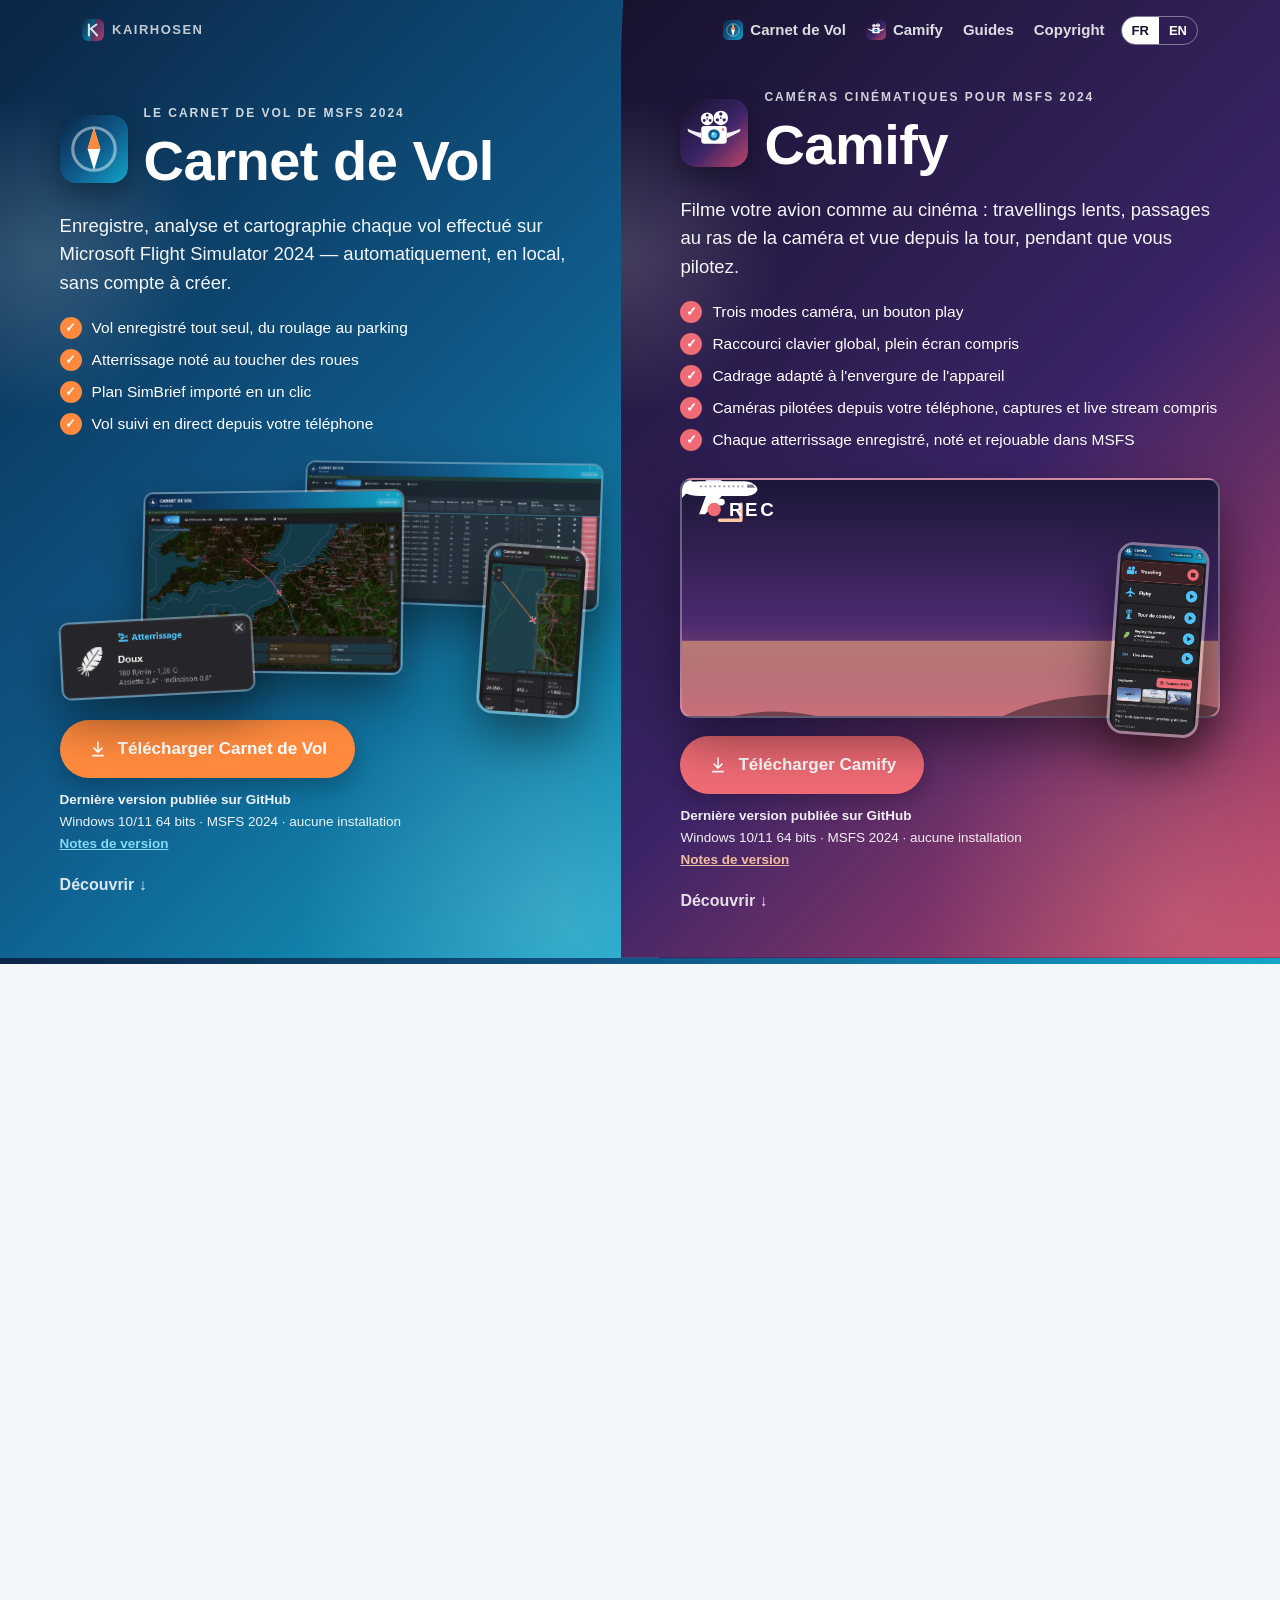
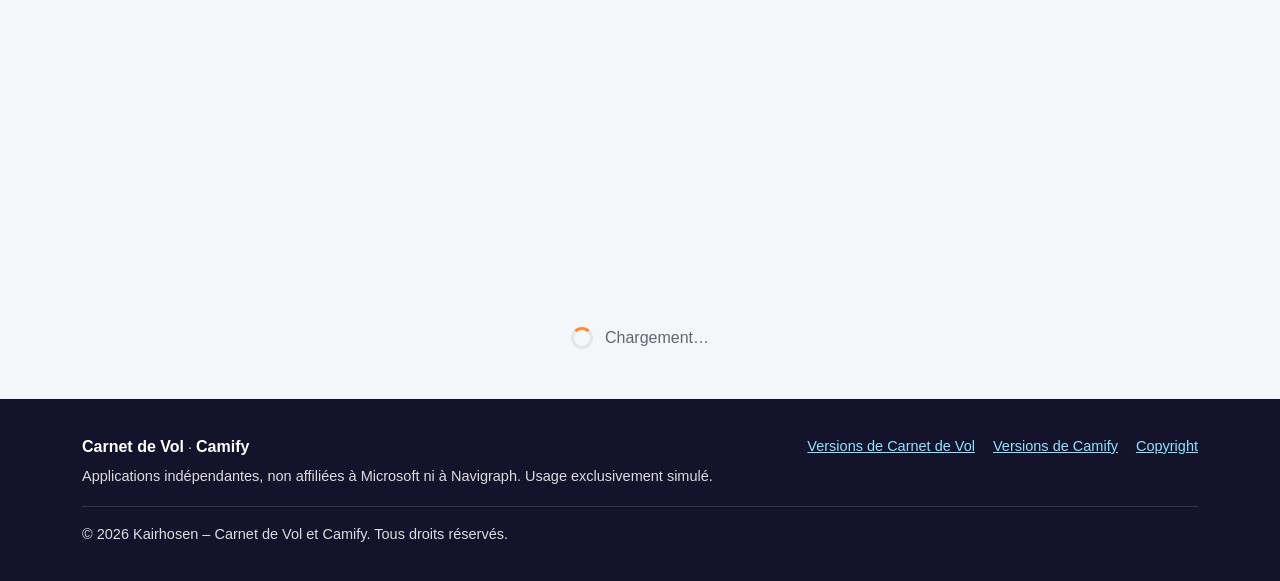
<file: index.html>
<!doctype html>
<html lang="fr">
<head>
  <meta charset="utf-8" />
  <meta http-equiv="Content-Security-Policy" content="default-src 'none'; script-src 'self'; style-src 'self'; img-src 'self'; media-src 'self'; connect-src https://api.github.com; base-uri 'none'; form-action 'none'" />
  <meta name="referrer" content="strict-origin-when-cross-origin" />
  <meta name="viewport" content="width=device-width, initial-scale=1" />
  <title>Carnet de Vol &amp; Camify – applications pour Microsoft Flight Simulator 2024</title>
  <meta name="description" content="Deux applications Windows gratuites pour Microsoft Flight Simulator 2024 : Carnet de Vol enregistre, note et cartographie chacun de vos vols ; Camify filme votre avion comme au cinéma." data-i18n-attr="content:meta.homeDescription" />
  <link rel="canonical" href="http://cdl.kairhosen.com/" />
  <link rel="alternate" hreflang="fr" href="http://cdl.kairhosen.com/" />
  <link rel="alternate" hreflang="en" href="http://cdl.kairhosen.com/index-en.html" />
  <link rel="alternate" hreflang="x-default" href="http://cdl.kairhosen.com/" />
  <meta name="theme-color" content="#0B2545" />
  <link rel="icon" href="assets/img/favicon.svg" type="image/svg+xml" />
  <link rel="stylesheet" href="assets/css/style.css" />
  <meta property="og:type" content="website" />
  <meta property="og:site_name" content="Kairhosen" />
  <meta property="og:locale" content="fr_FR" />
  <meta property="og:locale:alternate" content="en_US" />
  <meta property="og:url" content="http://cdl.kairhosen.com/" />
  <meta property="og:title" content="Carnet de Vol &amp; Camify – applications pour Microsoft Flight Simulator 2024" />
  <meta property="og:description" content="Deux applications Windows gratuites pour Microsoft Flight Simulator 2024 : Carnet de Vol enregistre, note et cartographie chacun de vos vols ; Camify filme votre avion comme au cinéma." />
  <meta property="og:image" content="http://cdl.kairhosen.com/assets/img/carnetdevol/fr-carte.jpg" />
  <meta property="og:image:width" content="1286" />
  <meta property="og:image:height" content="866" />
  <meta name="twitter:card" content="summary_large_image" />
  <script src="assets/js/i18n.js"></script>
</head>
<body data-page="home">
  <a class="skip-link" href="#main" data-i18n="nav.skip"></a>

  <header class="site-header" id="top">
    <div class="container header-inner">
      <a class="publisher" href="index.html" data-i18n-attr="aria-label:nav.home">
        <img src="assets/img/favicon.svg" alt="" width="22" height="22" />
        <span>Kairhosen</span>
      </a>
      <nav class="site-nav" data-i18n-attr="aria-label:nav.label">
        <a class="nav-app nav-cdv" href="#carnetdevol"><img src="assets/img/carnetdevol/logo.svg" alt="" width="20" height="20" /><span data-i18n="cdv.name"></span></a>
        <a class="nav-app nav-camify" href="#camify"><img src="assets/img/camify/logo.svg" alt="" width="20" height="20" /><span>Camify</span></a>
        <a href="#guides" data-i18n="nav.guides"></a>
        <a href="copyright.html" data-i18n="nav.copyright"></a>
      </nav>
      <div class="lang-switch" role="group" data-i18n-attr="aria-label:lang.label">
        <button type="button" data-lang="fr" lang="fr">FR</button>
        <button type="button" data-lang="en" lang="en">EN</button>
      </div>
    </div>
  </header>

  <main id="main">
    <!-- Accueil : les deux applications se partagent tout l'écran. Au survol (ou au focus), le
         panneau actif s'élargit ; sur mobile, les panneaux s'empilent. -->
    <section class="split" data-i18n-attr="aria-label:split.label">
      <article class="app-panel theme-cdv" data-app="cdv" id="hero-cdv">
        <div class="panel-bg" aria-hidden="true"></div>
        <div class="panel-content">
          <div class="panel-title">
            <img class="app-logo" src="assets/img/carnetdevol/logo.svg" alt="" width="68" height="68" />
            <div>
              <p class="eyebrow" data-i18n="cdv.eyebrow"></p>
              <h1 data-i18n="cdv.name"></h1>
            </div>
          </div>
          <p class="tagline" data-i18n-html="cdv.tagline"></p>
          <ul class="checks">
            <li data-i18n="cdv.check1"></li>
            <li data-i18n="cdv.check2"></li>
            <li data-i18n="cdv.check3"></li>
            <li data-i18n="cdv.check4"></li>
          </ul>
          <div class="panel-visual cdv-collage" aria-hidden="true">
            <div class="shot back"><img data-shot="cdv:historique" alt="" width="1845" height="866" /></div>
            <div class="shot front"><img data-shot="cdv:carte" alt="" width="1286" height="866" /></div>
            <div class="shot popup"><img data-shot="cdv:atterrissage" alt="" width="344" height="134" /></div>
            <div class="shot phone"><img data-shot="cdv:telephone" alt="" width="585" height="1000" /></div>
          </div>
          <div class="download-card">
            <a class="btn btn-accent btn-large js-download" data-app="cdv" href="https://github.com/kairhosen/CarnetDeVol-releases/releases/latest/download/CarnetDeVol.exe">
              <svg aria-hidden="true" viewBox="0 0 24 24" width="20" height="20"><path fill="currentColor" d="M11 3h2v10.17l3.59-3.58L18 11l-6 6-6-6 1.41-1.41L11 13.17z M5 19h14v2H5z"/></svg>
              <span data-i18n="cdv.download"></span>
            </a>
            <div class="download-meta">
              <span class="release-info" data-app="cdv" data-i18n="hero.latest"></span>
              <span data-i18n="hero.requirements"></span>
              <a class="js-notes" data-app="cdv" href="https://github.com/kairhosen/CarnetDeVol-releases/releases/latest" data-i18n="hero.releaseNotes"></a>
            </div>
            <details class="release-hash" data-app="cdv" hidden>
              <summary data-i18n="hero.hashSummary"></summary>
              <p data-i18n="hero.hashText"></p>
              <code class="hash-value"></code>
              <p data-i18n="hero.hashCommand"></p>
              <code class="hash-command"></code>
            </details>
          </div>
          <a class="discover" href="#carnetdevol"><span data-i18n="hero.discover"></span> <span aria-hidden="true">↓</span></a>
        </div>
      </article>

      <article class="app-panel theme-camify" data-app="camify" id="hero-camify">
        <div class="panel-bg" aria-hidden="true"></div>
        <div class="panel-content">
          <div class="panel-title">
            <img class="app-logo" src="assets/img/camify/logo.svg" alt="" width="68" height="68" />
            <div>
              <p class="eyebrow" data-i18n="camify.eyebrow"></p>
              <h1>Camify</h1>
            </div>
          </div>
          <p class="tagline" data-i18n-html="camify.tagline"></p>
          <ul class="checks">
            <li data-i18n="camify.check1"></li>
            <li data-i18n="camify.check2"></li>
            <li data-i18n="camify.check3"></li>
            <li data-i18n="camify.check4"></li>
            <li data-i18n="camify.check5"></li>
          </ul>
          <!-- Scène animée : un avion traverse l'écran, suivi par le viseur de la caméra ; la page du
               téléphone en incrustation. -->
          <div class="panel-visual camify-visual" aria-hidden="true">
            <div class="camify-scene">
              <svg viewBox="0 0 400 220" preserveAspectRatio="xMidYMin slice">
                <defs>
                  <linearGradient id="sky" x1="0" y1="0" x2="0" y2="1">
                    <stop offset="0" stop-color="#FFB27A" stop-opacity="0.55" />
                    <stop offset="1" stop-color="#FFB27A" stop-opacity="0" />
                  </linearGradient>
                </defs>
                <rect x="0" y="120" width="400" height="100" fill="url(#sky)" />
                <path class="hills" d="M0 190 Q60 160 120 182 T240 176 T400 170 V220 H0 Z" />
                <g class="scene-plane">
                  <g transform="scale(1.5)"><path fill="#DCD3EE" d="M13 2 L22.5 2 L11.5 -4.6 L8.5 -4.6 Z M-1 2.5 L4 2.5 L-0.5 -0.3 L-2.5 -0.3 Z"/><path d="M-2.5 2.2 L-5.5 -7.5 L-2.2 -7.5 L5.5 1.2 Z"/><path d="M-3.5 2.6 C1 1.4 5 0.6 9 0.6 L31 0.6 C34.5 0.6 37.5 2.8 37.5 4.6 C37.5 6.4 35 8 31 8 L9 8 C4 8 0 6.2 -3.5 3.6 Z"/><path fill="#2A1D4A" fill-opacity="0.6" d="M32.4 2.2 L35.2 2.2 L36.5 3.9 L32.4 3.9 Z"/><path stroke="#2A1D4A" stroke-opacity="0.45" stroke-width="0.9" stroke-dasharray="1 1.3" d="M9 3.2 H30.5"/><path d="M13 5 L22.5 5 L11.5 17 L8.5 17 Z M-1 4.6 L4 4.6 L-0.5 9.5 L-2.5 9.5 Z"/><path d="M13 9.3 H19.6 A1.7 1.7 0 0 1 19.6 12.7 H13 Z"/></g>
                </g>
                <g class="scene-frame">
                  <path d="M-44 -30 h16 M-44 -30 v12 M44 -30 h-16 M44 -30 v12 M-44 30 h16 M-44 30 v-12 M44 30 h-16 M44 30 v-12" />
                  <circle r="3" />
                </g>
                <g class="scene-rec"><circle cx="24" cy="22" r="5" /><text x="35" y="27">REC</text></g>
              </svg>
            </div>
            <div class="shot phone"><img data-shot="camify:telephone" alt="" width="585" height="1266" /></div>
          </div>
          <div class="download-card">
            <a class="btn btn-accent btn-large js-download" data-app="camify" href="https://github.com/kairhosen/Camify-releases/releases/latest/download/Camify.exe">
              <svg aria-hidden="true" viewBox="0 0 24 24" width="20" height="20"><path fill="currentColor" d="M11 3h2v10.17l3.59-3.58L18 11l-6 6-6-6 1.41-1.41L11 13.17z M5 19h14v2H5z"/></svg>
              <span data-i18n="camify.download"></span>
            </a>
            <div class="download-meta">
              <span class="release-info" data-app="camify" data-i18n="hero.latest"></span>
              <span data-i18n="hero.requirements"></span>
              <a class="js-notes" data-app="camify" href="https://github.com/kairhosen/Camify-releases/releases/latest" data-i18n="hero.releaseNotes"></a>
            </div>
            <details class="release-hash" data-app="camify" hidden>
              <summary data-i18n="hero.hashSummary"></summary>
              <p data-i18n="hero.hashText"></p>
              <code class="hash-value"></code>
              <p data-i18n="hero.hashCommand"></p>
              <code class="hash-command"></code>
            </details>
          </div>
          <a class="discover" href="#camify"><span data-i18n="hero.discover"></span> <span aria-hidden="true">↓</span></a>
        </div>
      </article>
    </section>

    <!-- Sections chargées au fil du défilement, en alternant les deux applications (assets/js/main.js). -->
    <div id="feed" aria-live="polite"></div>
    <div id="feed-sentinel" class="feed-loader" role="status">
      <span class="spinner" aria-hidden="true"></span>
      <span data-i18n="feed.loading"></span>
    </div>

    <noscript>
      <div class="container noscript">
        <p>Carnet de Vol : <a href="https://github.com/kairhosen/CarnetDeVol-releases/releases/latest/download/CarnetDeVol.exe">CarnetDeVol.exe</a> ·
          <a href="https://github.com/kairhosen/CarnetDeVol-releases">github.com/kairhosen/CarnetDeVol-releases</a></p>
        <p>Camify : <a href="https://github.com/kairhosen/Camify-releases/releases/latest/download/Camify.exe">Camify.exe</a> ·
          <a href="https://github.com/kairhosen/Camify-releases">github.com/kairhosen/Camify-releases</a></p>
        <p><a href="copyright.html">Copyright</a></p>
      </div>
    </noscript>
  </main>

  <footer class="site-footer">
    <div class="container footer-inner">
      <div>
        <p class="footer-apps"><strong data-i18n="cdv.name"></strong> · <strong>Camify</strong></p>
        <p data-i18n="footer.disclaimer"></p>
      </div>
      <nav class="footer-links" data-i18n-attr="aria-label:footer.label">
        <a href="https://github.com/kairhosen/CarnetDeVol-releases/releases" data-i18n="footer.cdvReleases"></a>
        <a href="https://github.com/kairhosen/Camify-releases/releases" data-i18n="footer.camifyReleases"></a>
        <a href="copyright.html" data-i18n="nav.copyright"></a>
      </nav>
      <p class="footer-copy" data-i18n-html="footer.copy"></p>
    </div>
  </footer>

  <div class="lightbox" id="lightbox" role="dialog" aria-modal="true" hidden>
    <button type="button" class="lightbox-close" data-i18n-attr="aria-label:lightbox.close">×</button>
    <figure>
      <img alt="" />
      <figcaption></figcaption>
    </figure>
  </div>

  <script src="assets/js/main.js"></script>
</body>
</html>
</file>
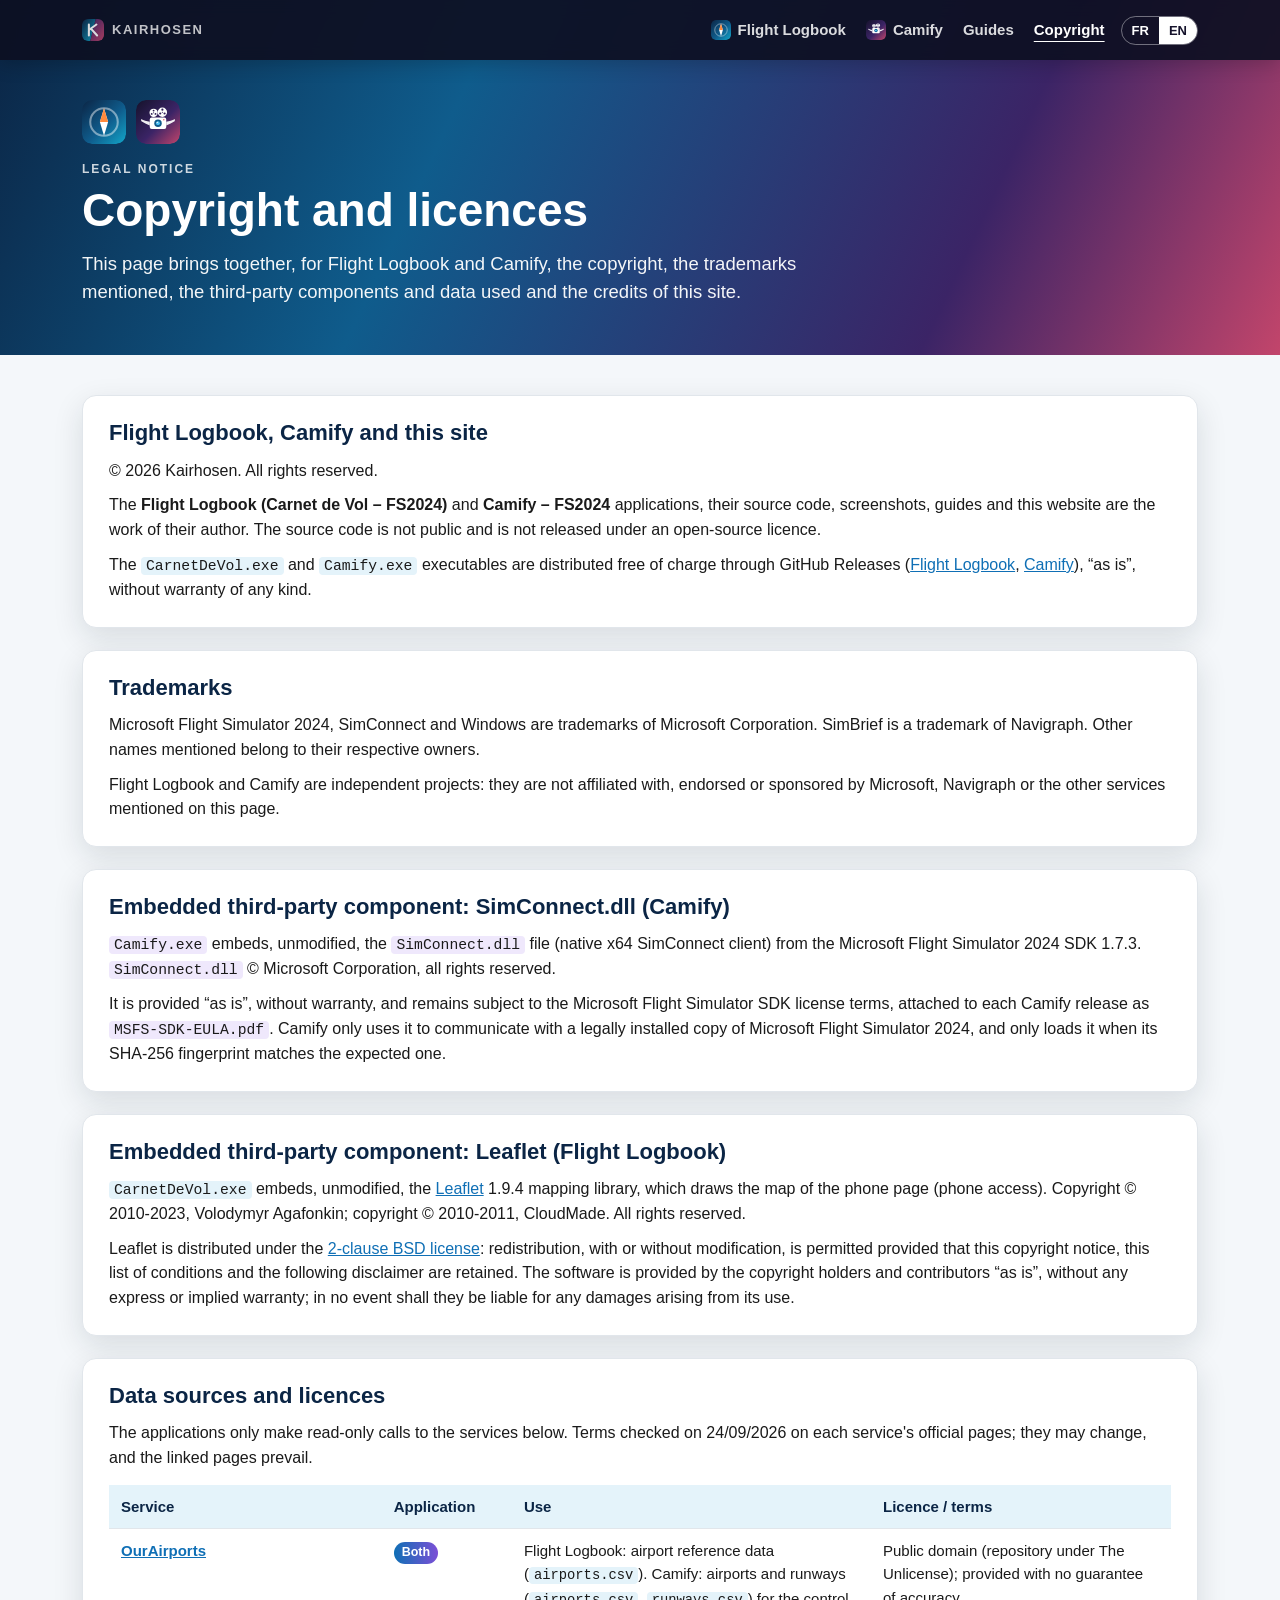
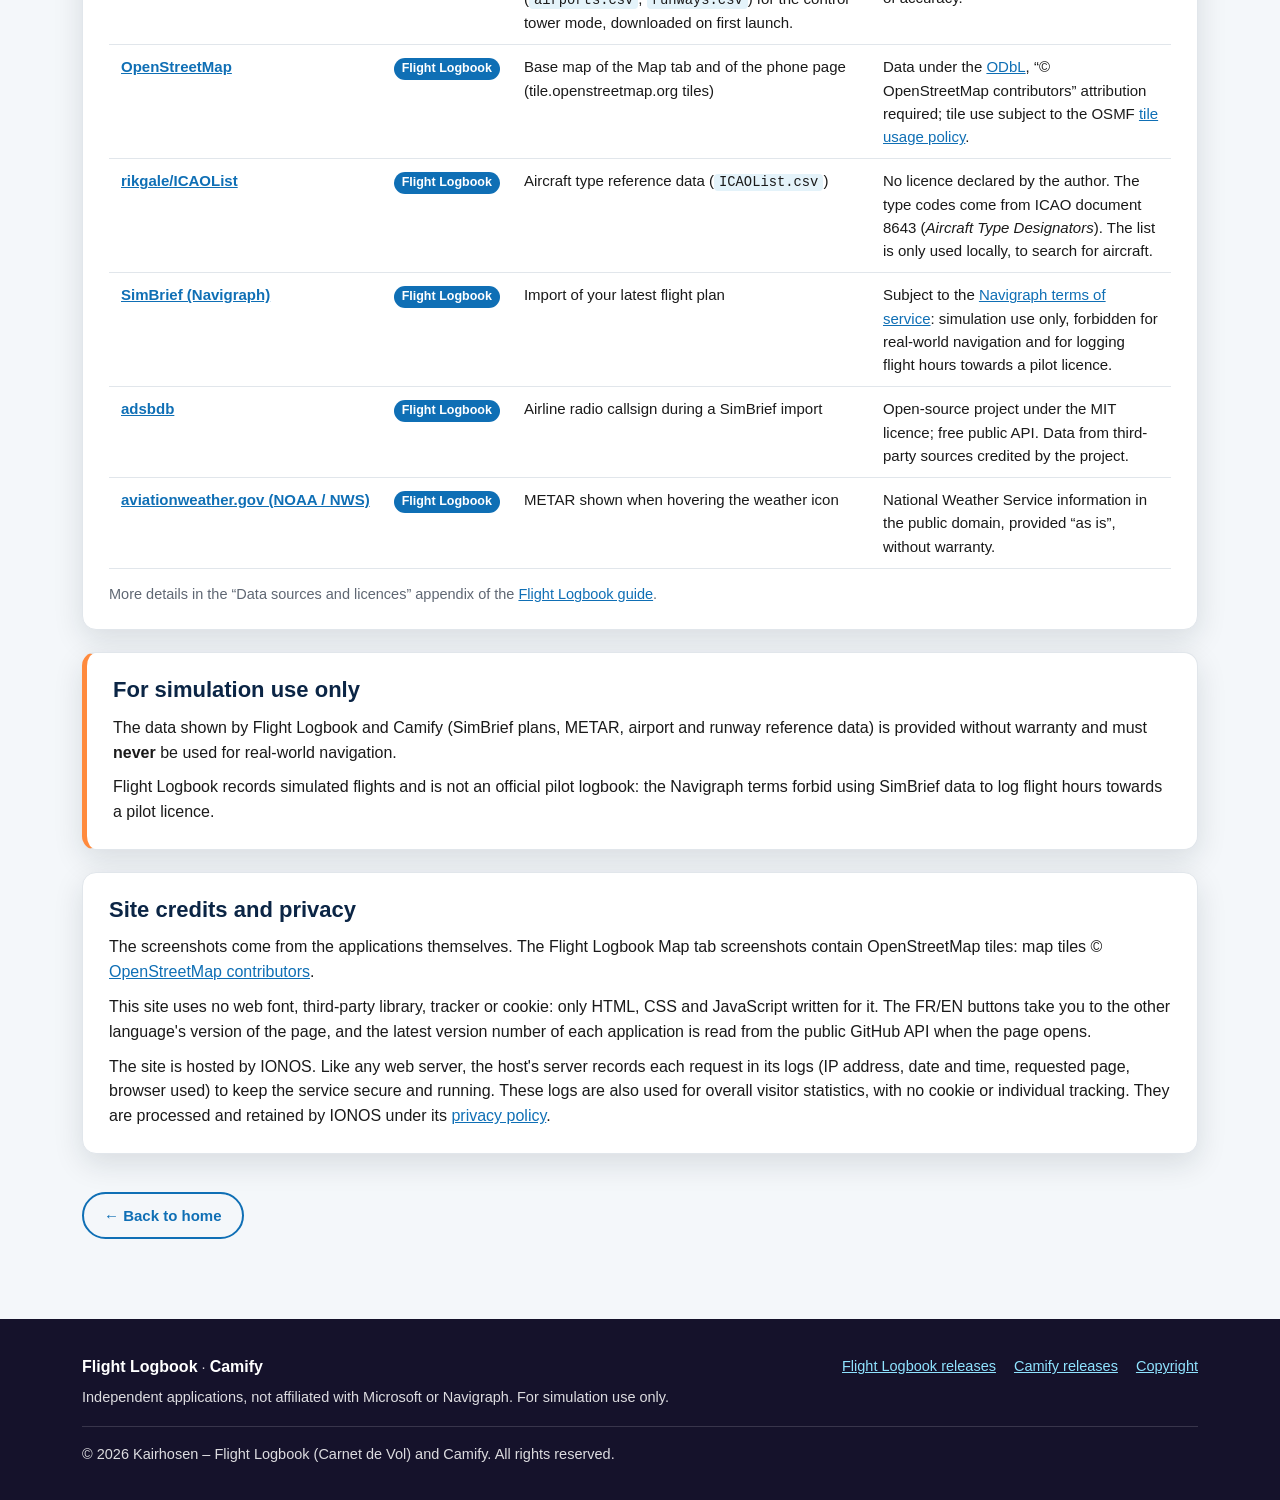
<file: copyright-en.html>
<!doctype html>
<html lang="en">
<head>
  <meta charset="utf-8" />
  <meta http-equiv="Content-Security-Policy" content="default-src 'none'; script-src 'self'; style-src 'self'; img-src 'self'; connect-src https://api.github.com; base-uri 'none'; form-action 'none'" />
  <meta name="referrer" content="strict-origin-when-cross-origin" />
  <meta name="viewport" content="width=device-width, initial-scale=1" />
  <title>Copyright and licences – Flight Logbook &amp; Camify</title>
  <meta name="description" content="Copyright, trademarks, data sources and licences of Flight Logbook and Camify." data-i18n-attr="content:meta.copyrightDescription" />
  <link rel="canonical" href="http://cdl.kairhosen.com/copyright-en.html" />
  <link rel="alternate" hreflang="fr" href="http://cdl.kairhosen.com/copyright.html" />
  <link rel="alternate" hreflang="en" href="http://cdl.kairhosen.com/copyright-en.html" />
  <link rel="alternate" hreflang="x-default" href="http://cdl.kairhosen.com/copyright.html" />
  <meta name="theme-color" content="#15122B" />
  <link rel="icon" href="assets/img/favicon.svg" type="image/svg+xml" />
  <link rel="stylesheet" href="assets/css/style.css" />
  <meta property="og:type" content="website" />
  <meta property="og:site_name" content="Kairhosen" />
  <meta property="og:locale" content="en_US" />
  <meta property="og:locale:alternate" content="fr_FR" />
  <meta property="og:url" content="http://cdl.kairhosen.com/copyright-en.html" />
  <meta property="og:title" content="Copyright and licences – Flight Logbook &amp; Camify" />
  <meta property="og:description" content="Copyright, trademarks, data sources and licences of Flight Logbook and Camify." />
  <meta property="og:image" content="http://cdl.kairhosen.com/assets/img/carnetdevol/en-carte.jpg" />
  <meta property="og:image:width" content="1286" />
  <meta property="og:image:height" content="866" />
  <meta name="twitter:card" content="summary_large_image" />
  <script src="assets/js/i18n.js"></script>
</head>
<body data-page="copyright">
  <a class="skip-link" href="#main" data-i18n="nav.skip"></a>

  <header class="site-header is-solid" id="top">
    <div class="container header-inner">
      <a class="publisher" href="index-en.html" data-i18n-attr="aria-label:nav.home">
        <img src="assets/img/favicon.svg" alt="" width="22" height="22" />
        <span>Kairhosen</span>
      </a>
      <nav class="site-nav" data-i18n-attr="aria-label:nav.label">
        <a class="nav-app" href="index-en.html#carnetdevol"><img src="assets/img/carnetdevol/logo.svg" alt="" width="20" height="20" /><span data-i18n="cdv.name"></span></a>
        <a class="nav-app" href="index-en.html#camify"><img src="assets/img/camify/logo.svg" alt="" width="20" height="20" /><span>Camify</span></a>
        <a href="index-en.html#guides" data-i18n="nav.guides"></a>
        <a href="copyright-en.html" aria-current="page" data-i18n="nav.copyright"></a>
      </nav>
      <div class="lang-switch" role="group" data-i18n-attr="aria-label:lang.label">
        <button type="button" data-lang="fr" lang="fr">FR</button>
        <button type="button" data-lang="en" lang="en">EN</button>
      </div>
    </div>
  </header>

  <main id="main" class="legal">
    <section class="legal-hero">
      <div class="container">
        <div class="legal-apps" aria-hidden="true">
          <img src="assets/img/carnetdevol/logo.svg" alt="" width="44" height="44" />
          <img src="assets/img/camify/logo.svg" alt="" width="44" height="44" />
        </div>
        <p class="eyebrow" data-i18n="cr.kicker"></p>
        <h1 data-i18n="cr.title"></h1>
        <p class="tagline" data-i18n="cr.intro"></p>
      </div>
    </section>

    <div class="container legal-body">
      <section class="legal-card">
        <h2 data-i18n="cr.appsTitle"></h2>
        <div data-i18n-html="cr.appsText"></div>
      </section>

      <section class="legal-card">
        <h2 data-i18n="cr.marksTitle"></h2>
        <div data-i18n-html="cr.marksText"></div>
      </section>

      <section class="legal-card theme-camify">
        <h2 data-i18n="cr.componentsTitle"></h2>
        <div data-i18n-html="cr.componentsText"></div>
      </section>

      <section class="legal-card theme-cdv">
        <h2 data-i18n="cr.leafletTitle"></h2>
        <div data-i18n-html="cr.leafletText"></div>
      </section>

      <section class="legal-card">
        <h2 data-i18n="cr.dataTitle"></h2>
        <p data-i18n="cr.dataIntro"></p>
        <div class="table-wrap">
          <table>
            <thead>
              <tr>
                <th scope="col" data-i18n="cr.thService"></th>
                <th scope="col" data-i18n="cr.thApp"></th>
                <th scope="col" data-i18n="cr.thUse"></th>
                <th scope="col" data-i18n="cr.thLicense"></th>
              </tr>
            </thead>
            <tbody>
              <tr>
                <th scope="row"><a href="https://github.com/davidmegginson/ourairports-data">OurAirports</a></th>
                <td><span class="tag tag-both" data-i18n="cr.bothApps"></span></td>
                <td data-i18n-html="cr.ourairports.use"></td>
                <td data-i18n-html="cr.ourairports.license"></td>
              </tr>
              <tr>
                <th scope="row"><a href="https://www.openstreetmap.org/copyright">OpenStreetMap</a></th>
                <td><span class="tag tag-cdv" data-i18n="cdv.name"></span></td>
                <td data-i18n-html="cr.osm.use"></td>
                <td data-i18n-html="cr.osm.license"></td>
              </tr>
              <tr>
                <th scope="row"><a href="https://github.com/rikgale/ICAOList">rikgale/ICAOList</a></th>
                <td><span class="tag tag-cdv" data-i18n="cdv.name"></span></td>
                <td data-i18n-html="cr.icaolist.use"></td>
                <td data-i18n-html="cr.icaolist.license"></td>
              </tr>
              <tr>
                <th scope="row"><a href="https://www.simbrief.com/">SimBrief (Navigraph)</a></th>
                <td><span class="tag tag-cdv" data-i18n="cdv.name"></span></td>
                <td data-i18n-html="cr.simbrief.use"></td>
                <td data-i18n-html="cr.simbrief.license"></td>
              </tr>
              <tr>
                <th scope="row"><a href="https://www.adsbdb.com/">adsbdb</a></th>
                <td><span class="tag tag-cdv" data-i18n="cdv.name"></span></td>
                <td data-i18n-html="cr.adsbdb.use"></td>
                <td data-i18n-html="cr.adsbdb.license"></td>
              </tr>
              <tr>
                <th scope="row"><a href="https://aviationweather.gov/">aviationweather.gov (NOAA / NWS)</a></th>
                <td><span class="tag tag-cdv" data-i18n="cdv.name"></span></td>
                <td data-i18n-html="cr.metar.use"></td>
                <td data-i18n-html="cr.metar.license"></td>
              </tr>
            </tbody>
          </table>
        </div>
        <p class="muted" data-i18n-html="cr.guides"></p>
      </section>

      <section class="legal-card legal-warning">
        <h2 data-i18n="cr.simTitle"></h2>
        <div data-i18n-html="cr.simText"></div>
      </section>

      <section class="legal-card">
        <h2 data-i18n="cr.siteTitle"></h2>
        <div data-i18n-html="cr.siteText"></div>
      </section>

      <p><a class="btn btn-ghost" href="index-en.html" data-i18n="cr.back"></a></p>
    </div>
  </main>

  <footer class="site-footer">
    <div class="container footer-inner">
      <div>
        <p class="footer-apps"><strong data-i18n="cdv.name"></strong> · <strong>Camify</strong></p>
        <p data-i18n="footer.disclaimer"></p>
      </div>
      <nav class="footer-links" data-i18n-attr="aria-label:footer.label">
        <a href="https://github.com/kairhosen/CarnetDeVol-releases/releases" data-i18n="footer.cdvReleases"></a>
        <a href="https://github.com/kairhosen/Camify-releases/releases" data-i18n="footer.camifyReleases"></a>
        <a href="copyright-en.html" data-i18n="nav.copyright"></a>
      </nav>
      <p class="footer-copy" data-i18n-html="footer.copy"></p>
    </div>
  </footer>

  <script src="assets/js/main.js"></script>
</body>
</html>
</file>
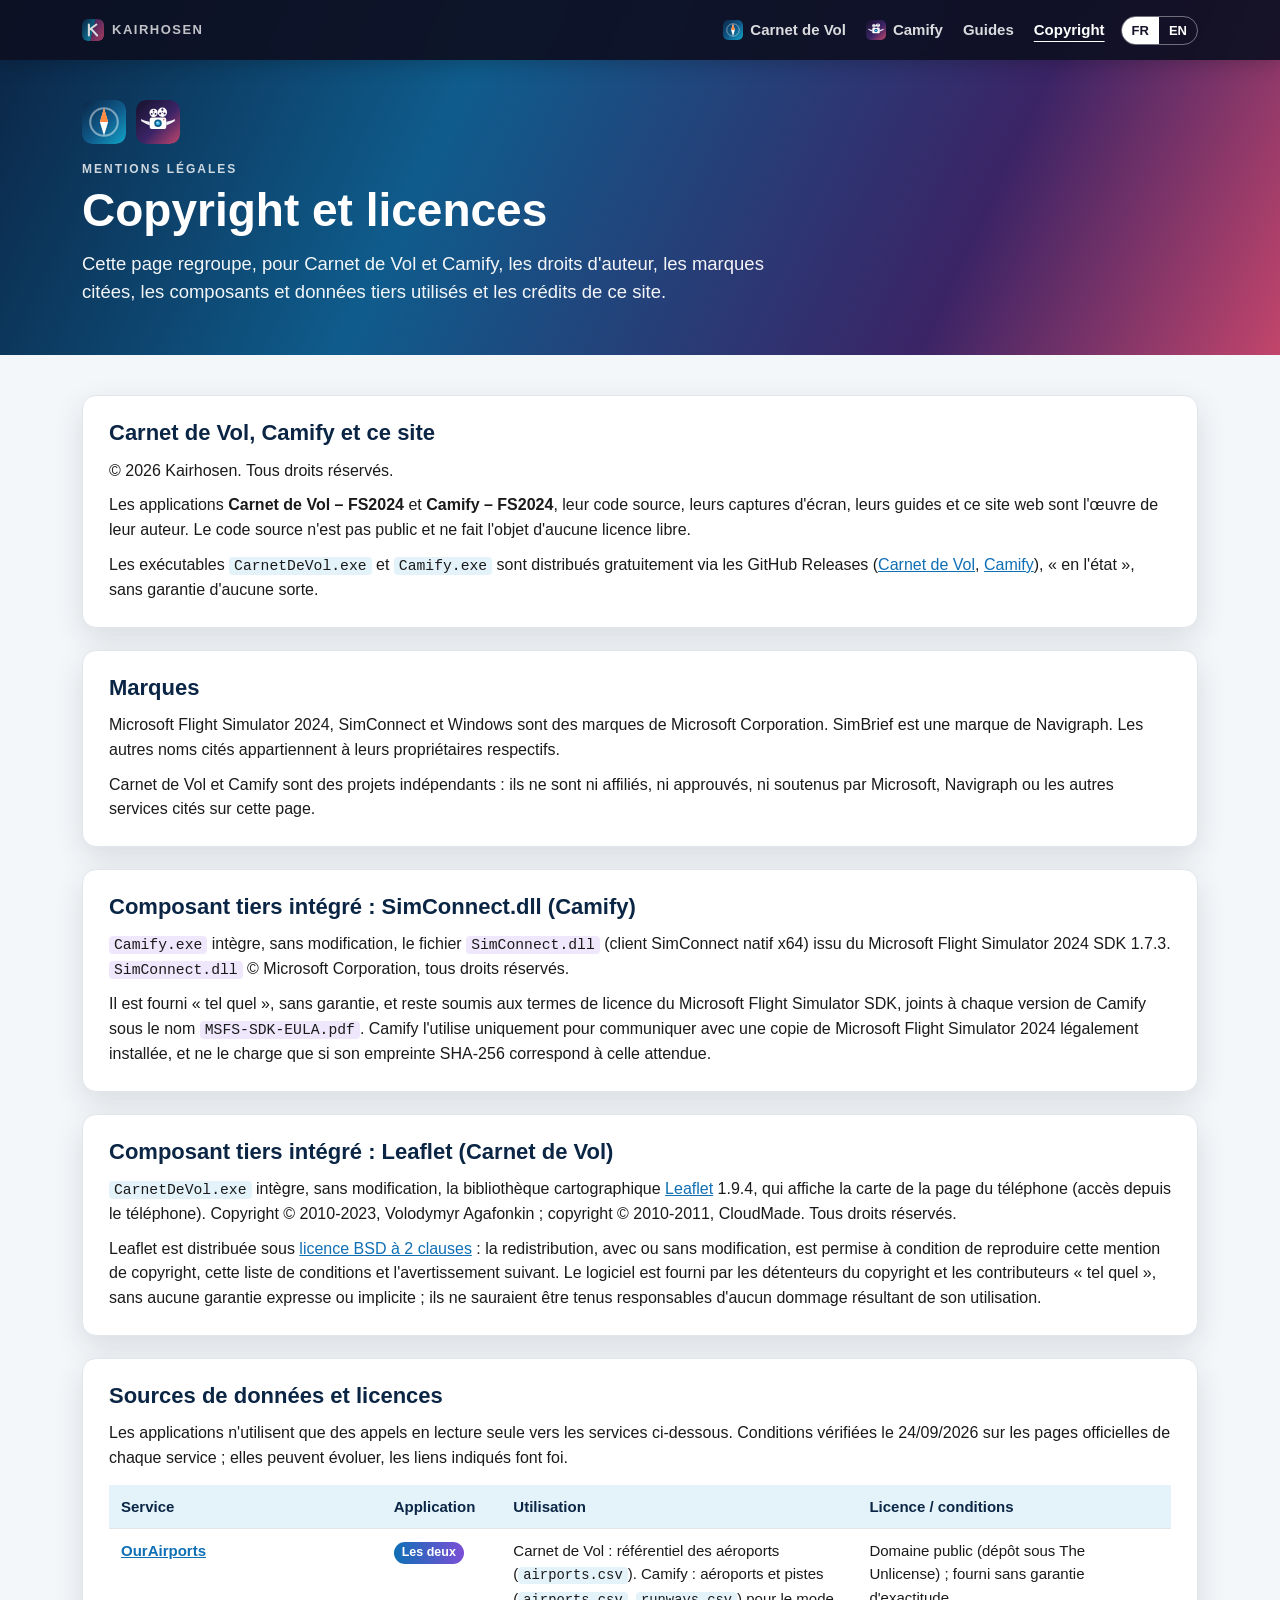
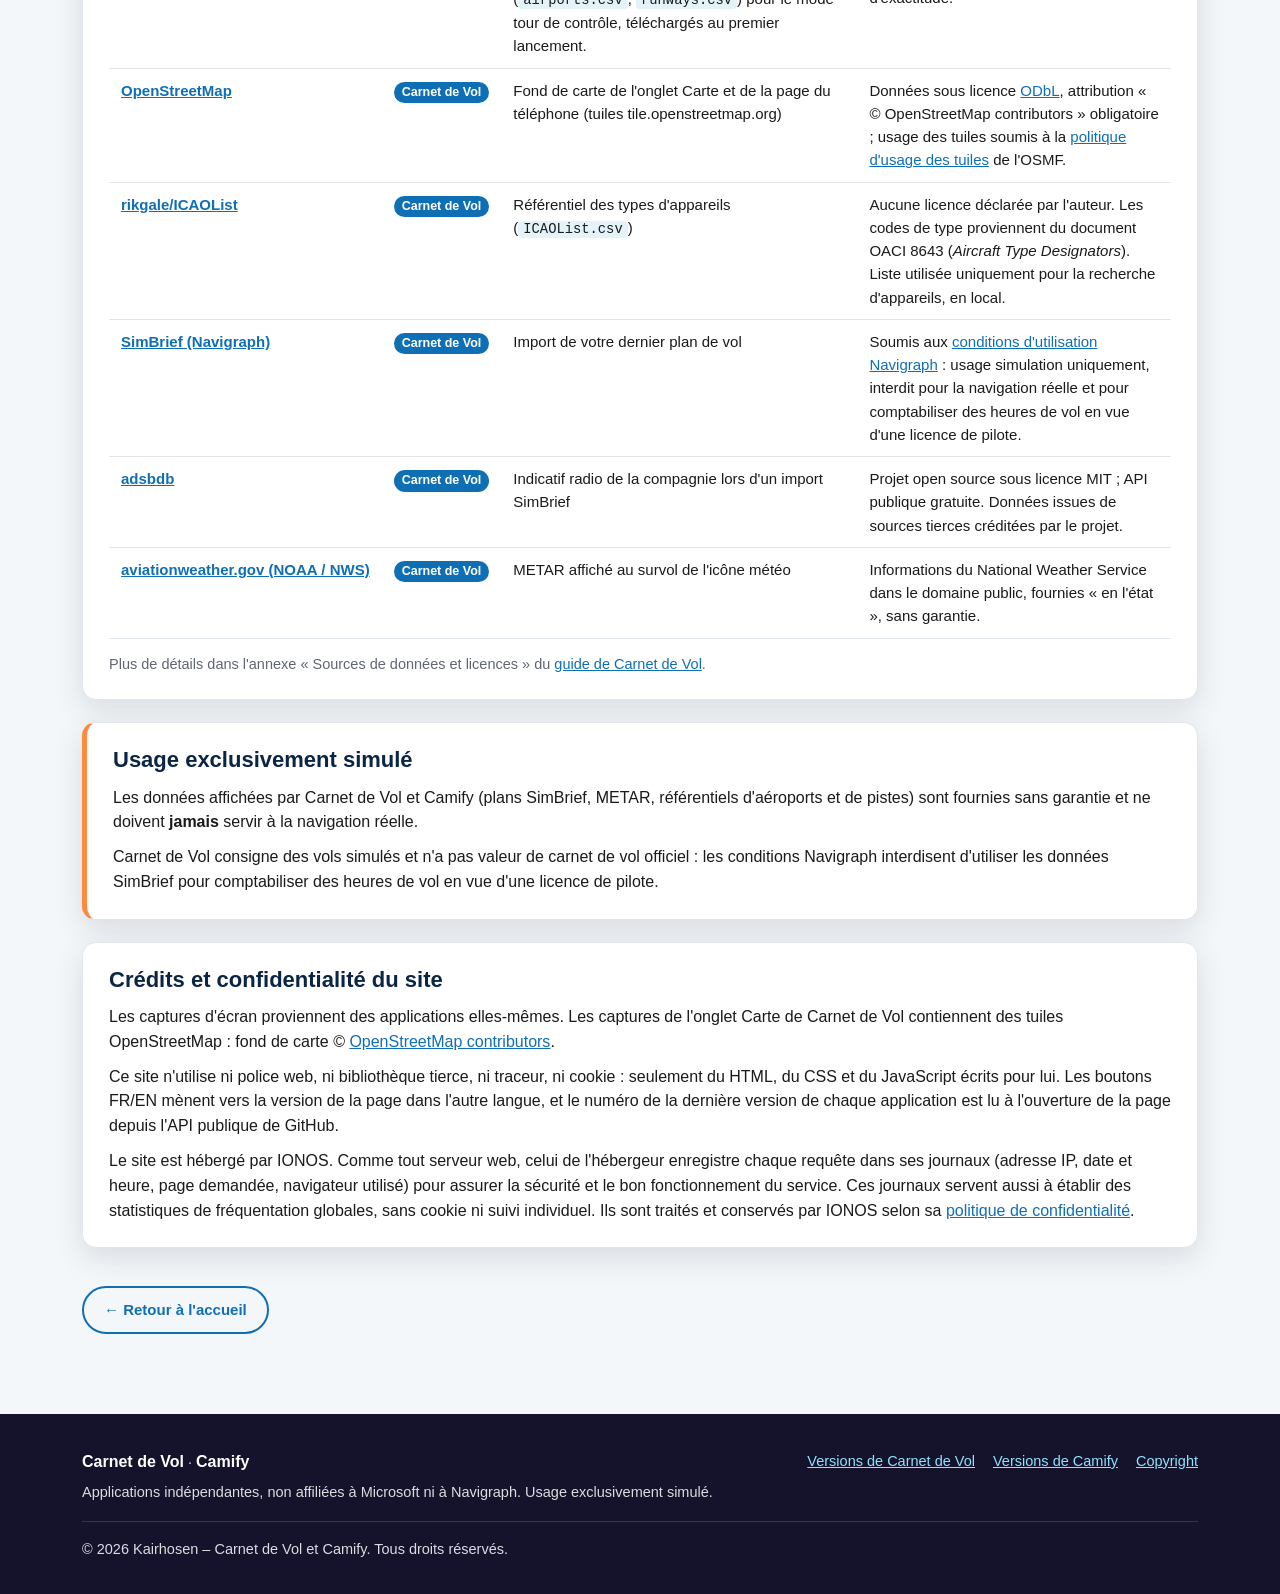
<file: copyright.html>
<!doctype html>
<html lang="fr">
<head>
  <meta charset="utf-8" />
  <meta http-equiv="Content-Security-Policy" content="default-src 'none'; script-src 'self'; style-src 'self'; img-src 'self'; connect-src https://api.github.com; base-uri 'none'; form-action 'none'" />
  <meta name="referrer" content="strict-origin-when-cross-origin" />
  <meta name="viewport" content="width=device-width, initial-scale=1" />
  <title>Copyright et licences – Carnet de Vol &amp; Camify</title>
  <meta name="description" content="Copyright, marques, sources de données et licences de Carnet de Vol et de Camify." data-i18n-attr="content:meta.copyrightDescription" />
  <link rel="canonical" href="http://cdl.kairhosen.com/copyright.html" />
  <link rel="alternate" hreflang="fr" href="http://cdl.kairhosen.com/copyright.html" />
  <link rel="alternate" hreflang="en" href="http://cdl.kairhosen.com/copyright-en.html" />
  <link rel="alternate" hreflang="x-default" href="http://cdl.kairhosen.com/copyright.html" />
  <meta name="theme-color" content="#15122B" />
  <link rel="icon" href="assets/img/favicon.svg" type="image/svg+xml" />
  <link rel="stylesheet" href="assets/css/style.css" />
  <meta property="og:type" content="website" />
  <meta property="og:site_name" content="Kairhosen" />
  <meta property="og:locale" content="fr_FR" />
  <meta property="og:locale:alternate" content="en_US" />
  <meta property="og:url" content="http://cdl.kairhosen.com/copyright.html" />
  <meta property="og:title" content="Copyright et licences – Carnet de Vol &amp; Camify" />
  <meta property="og:description" content="Copyright, marques, sources de données et licences de Carnet de Vol et de Camify." />
  <meta property="og:image" content="http://cdl.kairhosen.com/assets/img/carnetdevol/fr-carte.jpg" />
  <meta property="og:image:width" content="1286" />
  <meta property="og:image:height" content="866" />
  <meta name="twitter:card" content="summary_large_image" />
  <script src="assets/js/i18n.js"></script>
</head>
<body data-page="copyright">
  <a class="skip-link" href="#main" data-i18n="nav.skip"></a>

  <header class="site-header is-solid" id="top">
    <div class="container header-inner">
      <a class="publisher" href="index.html" data-i18n-attr="aria-label:nav.home">
        <img src="assets/img/favicon.svg" alt="" width="22" height="22" />
        <span>Kairhosen</span>
      </a>
      <nav class="site-nav" data-i18n-attr="aria-label:nav.label">
        <a class="nav-app" href="index.html#carnetdevol"><img src="assets/img/carnetdevol/logo.svg" alt="" width="20" height="20" /><span data-i18n="cdv.name"></span></a>
        <a class="nav-app" href="index.html#camify"><img src="assets/img/camify/logo.svg" alt="" width="20" height="20" /><span>Camify</span></a>
        <a href="index.html#guides" data-i18n="nav.guides"></a>
        <a href="copyright.html" aria-current="page" data-i18n="nav.copyright"></a>
      </nav>
      <div class="lang-switch" role="group" data-i18n-attr="aria-label:lang.label">
        <button type="button" data-lang="fr" lang="fr">FR</button>
        <button type="button" data-lang="en" lang="en">EN</button>
      </div>
    </div>
  </header>

  <main id="main" class="legal">
    <section class="legal-hero">
      <div class="container">
        <div class="legal-apps" aria-hidden="true">
          <img src="assets/img/carnetdevol/logo.svg" alt="" width="44" height="44" />
          <img src="assets/img/camify/logo.svg" alt="" width="44" height="44" />
        </div>
        <p class="eyebrow" data-i18n="cr.kicker"></p>
        <h1 data-i18n="cr.title"></h1>
        <p class="tagline" data-i18n="cr.intro"></p>
      </div>
    </section>

    <div class="container legal-body">
      <section class="legal-card">
        <h2 data-i18n="cr.appsTitle"></h2>
        <div data-i18n-html="cr.appsText"></div>
      </section>

      <section class="legal-card">
        <h2 data-i18n="cr.marksTitle"></h2>
        <div data-i18n-html="cr.marksText"></div>
      </section>

      <section class="legal-card theme-camify">
        <h2 data-i18n="cr.componentsTitle"></h2>
        <div data-i18n-html="cr.componentsText"></div>
      </section>

      <section class="legal-card theme-cdv">
        <h2 data-i18n="cr.leafletTitle"></h2>
        <div data-i18n-html="cr.leafletText"></div>
      </section>

      <section class="legal-card">
        <h2 data-i18n="cr.dataTitle"></h2>
        <p data-i18n="cr.dataIntro"></p>
        <div class="table-wrap">
          <table>
            <thead>
              <tr>
                <th scope="col" data-i18n="cr.thService"></th>
                <th scope="col" data-i18n="cr.thApp"></th>
                <th scope="col" data-i18n="cr.thUse"></th>
                <th scope="col" data-i18n="cr.thLicense"></th>
              </tr>
            </thead>
            <tbody>
              <tr>
                <th scope="row"><a href="https://github.com/davidmegginson/ourairports-data">OurAirports</a></th>
                <td><span class="tag tag-both" data-i18n="cr.bothApps"></span></td>
                <td data-i18n-html="cr.ourairports.use"></td>
                <td data-i18n-html="cr.ourairports.license"></td>
              </tr>
              <tr>
                <th scope="row"><a href="https://www.openstreetmap.org/copyright">OpenStreetMap</a></th>
                <td><span class="tag tag-cdv" data-i18n="cdv.name"></span></td>
                <td data-i18n-html="cr.osm.use"></td>
                <td data-i18n-html="cr.osm.license"></td>
              </tr>
              <tr>
                <th scope="row"><a href="https://github.com/rikgale/ICAOList">rikgale/ICAOList</a></th>
                <td><span class="tag tag-cdv" data-i18n="cdv.name"></span></td>
                <td data-i18n-html="cr.icaolist.use"></td>
                <td data-i18n-html="cr.icaolist.license"></td>
              </tr>
              <tr>
                <th scope="row"><a href="https://www.simbrief.com/">SimBrief (Navigraph)</a></th>
                <td><span class="tag tag-cdv" data-i18n="cdv.name"></span></td>
                <td data-i18n-html="cr.simbrief.use"></td>
                <td data-i18n-html="cr.simbrief.license"></td>
              </tr>
              <tr>
                <th scope="row"><a href="https://www.adsbdb.com/">adsbdb</a></th>
                <td><span class="tag tag-cdv" data-i18n="cdv.name"></span></td>
                <td data-i18n-html="cr.adsbdb.use"></td>
                <td data-i18n-html="cr.adsbdb.license"></td>
              </tr>
              <tr>
                <th scope="row"><a href="https://aviationweather.gov/">aviationweather.gov (NOAA / NWS)</a></th>
                <td><span class="tag tag-cdv" data-i18n="cdv.name"></span></td>
                <td data-i18n-html="cr.metar.use"></td>
                <td data-i18n-html="cr.metar.license"></td>
              </tr>
            </tbody>
          </table>
        </div>
        <p class="muted" data-i18n-html="cr.guides"></p>
      </section>

      <section class="legal-card legal-warning">
        <h2 data-i18n="cr.simTitle"></h2>
        <div data-i18n-html="cr.simText"></div>
      </section>

      <section class="legal-card">
        <h2 data-i18n="cr.siteTitle"></h2>
        <div data-i18n-html="cr.siteText"></div>
      </section>

      <p><a class="btn btn-ghost" href="index.html" data-i18n="cr.back"></a></p>
    </div>
  </main>

  <footer class="site-footer">
    <div class="container footer-inner">
      <div>
        <p class="footer-apps"><strong data-i18n="cdv.name"></strong> · <strong>Camify</strong></p>
        <p data-i18n="footer.disclaimer"></p>
      </div>
      <nav class="footer-links" data-i18n-attr="aria-label:footer.label">
        <a href="https://github.com/kairhosen/CarnetDeVol-releases/releases" data-i18n="footer.cdvReleases"></a>
        <a href="https://github.com/kairhosen/Camify-releases/releases" data-i18n="footer.camifyReleases"></a>
        <a href="copyright.html" data-i18n="nav.copyright"></a>
      </nav>
      <p class="footer-copy" data-i18n-html="footer.copy"></p>
    </div>
  </footer>

  <script src="assets/js/main.js"></script>
</body>
</html>
</file>
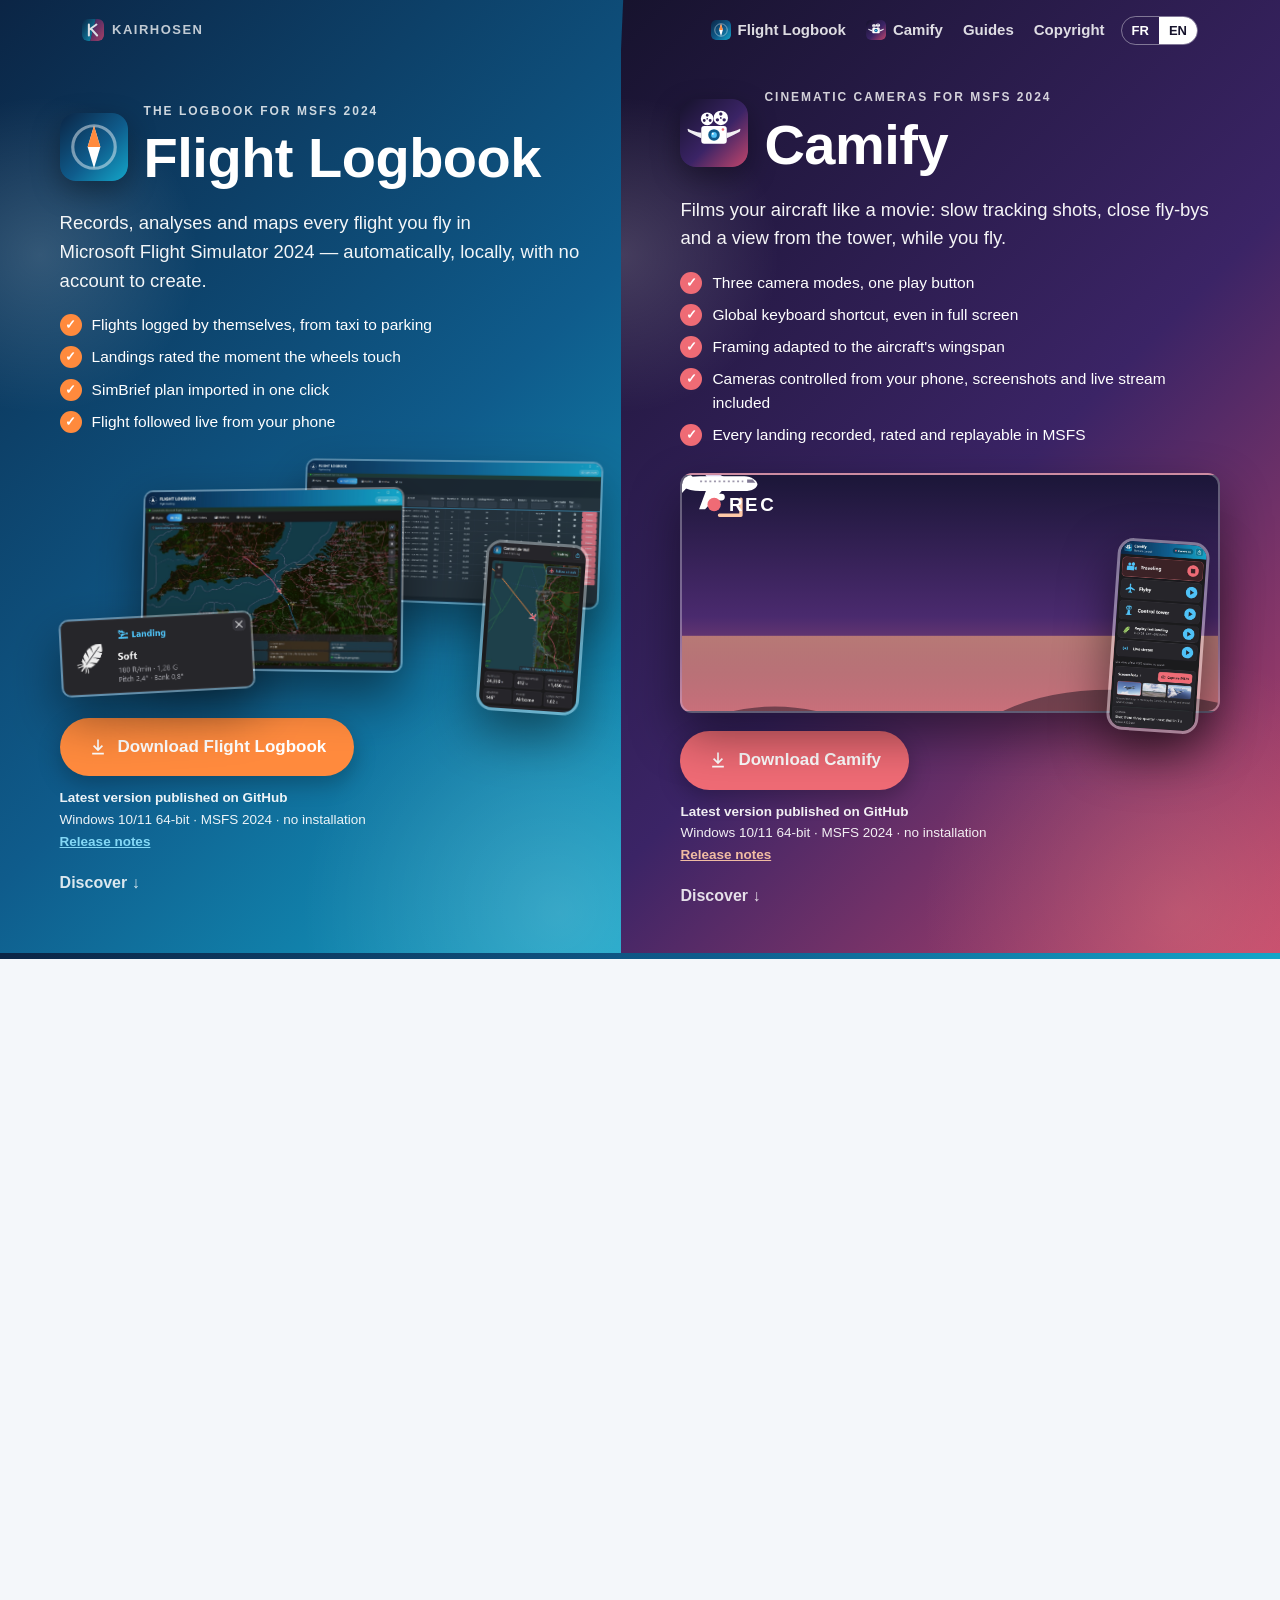
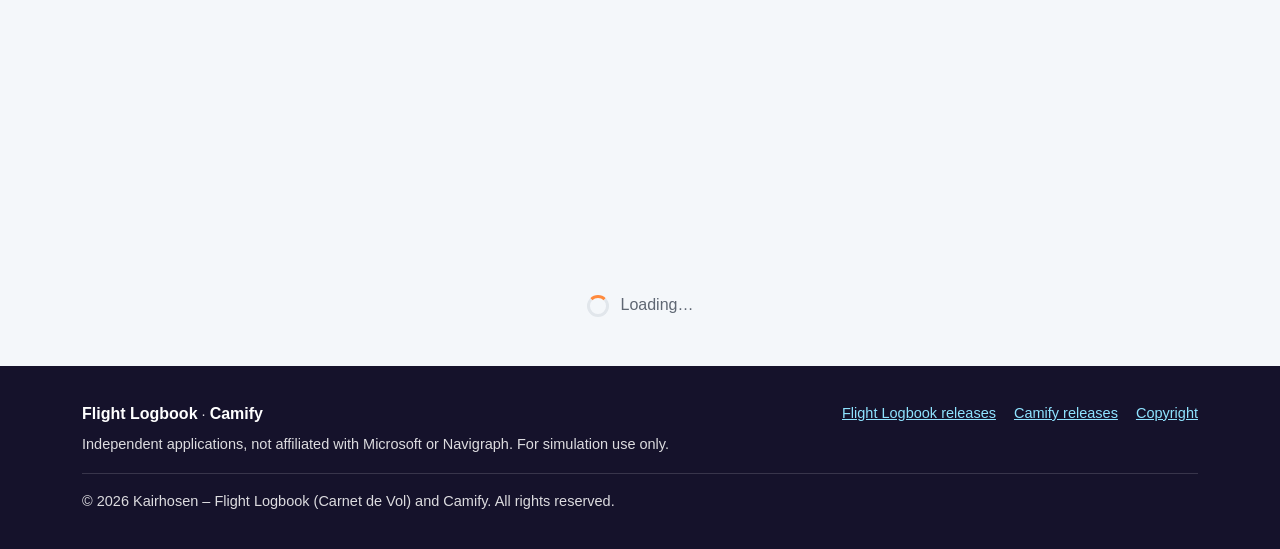
<file: index-en.html>
<!doctype html>
<html lang="en">
<head>
  <meta charset="utf-8" />
  <meta http-equiv="Content-Security-Policy" content="default-src 'none'; script-src 'self'; style-src 'self'; img-src 'self'; media-src 'self'; connect-src https://api.github.com; base-uri 'none'; form-action 'none'" />
  <meta name="referrer" content="strict-origin-when-cross-origin" />
  <meta name="viewport" content="width=device-width, initial-scale=1" />
  <title>Flight Logbook &amp; Camify – applications for Microsoft Flight Simulator 2024</title>
  <meta name="description" content="Two free Windows applications for Microsoft Flight Simulator 2024: Flight Logbook records, rates and maps every flight; Camify films your aircraft like a movie." data-i18n-attr="content:meta.homeDescription" />
  <link rel="canonical" href="http://cdl.kairhosen.com/index-en.html" />
  <link rel="alternate" hreflang="fr" href="http://cdl.kairhosen.com/" />
  <link rel="alternate" hreflang="en" href="http://cdl.kairhosen.com/index-en.html" />
  <link rel="alternate" hreflang="x-default" href="http://cdl.kairhosen.com/" />
  <meta name="theme-color" content="#0B2545" />
  <link rel="icon" href="assets/img/favicon.svg" type="image/svg+xml" />
  <link rel="stylesheet" href="assets/css/style.css" />
  <meta property="og:type" content="website" />
  <meta property="og:site_name" content="Kairhosen" />
  <meta property="og:locale" content="en_US" />
  <meta property="og:locale:alternate" content="fr_FR" />
  <meta property="og:url" content="http://cdl.kairhosen.com/index-en.html" />
  <meta property="og:title" content="Flight Logbook &amp; Camify – applications for Microsoft Flight Simulator 2024" />
  <meta property="og:description" content="Two free Windows applications for Microsoft Flight Simulator 2024: Flight Logbook records, rates and maps every flight; Camify films your aircraft like a movie." />
  <meta property="og:image" content="http://cdl.kairhosen.com/assets/img/carnetdevol/en-carte.jpg" />
  <meta property="og:image:width" content="1286" />
  <meta property="og:image:height" content="866" />
  <meta name="twitter:card" content="summary_large_image" />
  <script src="assets/js/i18n.js"></script>
</head>
<body data-page="home">
  <a class="skip-link" href="#main" data-i18n="nav.skip"></a>

  <header class="site-header" id="top">
    <div class="container header-inner">
      <a class="publisher" href="index-en.html" data-i18n-attr="aria-label:nav.home">
        <img src="assets/img/favicon.svg" alt="" width="22" height="22" />
        <span>Kairhosen</span>
      </a>
      <nav class="site-nav" data-i18n-attr="aria-label:nav.label">
        <a class="nav-app nav-cdv" href="#carnetdevol"><img src="assets/img/carnetdevol/logo.svg" alt="" width="20" height="20" /><span data-i18n="cdv.name"></span></a>
        <a class="nav-app nav-camify" href="#camify"><img src="assets/img/camify/logo.svg" alt="" width="20" height="20" /><span>Camify</span></a>
        <a href="#guides" data-i18n="nav.guides"></a>
        <a href="copyright-en.html" data-i18n="nav.copyright"></a>
      </nav>
      <div class="lang-switch" role="group" data-i18n-attr="aria-label:lang.label">
        <button type="button" data-lang="fr" lang="fr">FR</button>
        <button type="button" data-lang="en" lang="en">EN</button>
      </div>
    </div>
  </header>

  <main id="main">
    <!-- Accueil : les deux applications se partagent tout l'écran. Au survol (ou au focus), le
         panneau actif s'élargit ; sur mobile, les panneaux s'empilent. -->
    <section class="split" data-i18n-attr="aria-label:split.label">
      <article class="app-panel theme-cdv" data-app="cdv" id="hero-cdv">
        <div class="panel-bg" aria-hidden="true"></div>
        <div class="panel-content">
          <div class="panel-title">
            <img class="app-logo" src="assets/img/carnetdevol/logo.svg" alt="" width="68" height="68" />
            <div>
              <p class="eyebrow" data-i18n="cdv.eyebrow"></p>
              <h1 data-i18n="cdv.name"></h1>
            </div>
          </div>
          <p class="tagline" data-i18n-html="cdv.tagline"></p>
          <ul class="checks">
            <li data-i18n="cdv.check1"></li>
            <li data-i18n="cdv.check2"></li>
            <li data-i18n="cdv.check3"></li>
            <li data-i18n="cdv.check4"></li>
          </ul>
          <div class="panel-visual cdv-collage" aria-hidden="true">
            <div class="shot back"><img data-shot="cdv:historique" alt="" width="1845" height="866" /></div>
            <div class="shot front"><img data-shot="cdv:carte" alt="" width="1286" height="866" /></div>
            <div class="shot popup"><img data-shot="cdv:atterrissage" alt="" width="344" height="134" /></div>
            <div class="shot phone"><img data-shot="cdv:telephone" alt="" width="585" height="1000" /></div>
          </div>
          <div class="download-card">
            <a class="btn btn-accent btn-large js-download" data-app="cdv" href="https://github.com/kairhosen/CarnetDeVol-releases/releases/latest/download/CarnetDeVol.exe">
              <svg aria-hidden="true" viewBox="0 0 24 24" width="20" height="20"><path fill="currentColor" d="M11 3h2v10.17l3.59-3.58L18 11l-6 6-6-6 1.41-1.41L11 13.17z M5 19h14v2H5z"/></svg>
              <span data-i18n="cdv.download"></span>
            </a>
            <div class="download-meta">
              <span class="release-info" data-app="cdv" data-i18n="hero.latest"></span>
              <span data-i18n="hero.requirements"></span>
              <a class="js-notes" data-app="cdv" href="https://github.com/kairhosen/CarnetDeVol-releases/releases/latest" data-i18n="hero.releaseNotes"></a>
            </div>
            <details class="release-hash" data-app="cdv" hidden>
              <summary data-i18n="hero.hashSummary"></summary>
              <p data-i18n="hero.hashText"></p>
              <code class="hash-value"></code>
              <p data-i18n="hero.hashCommand"></p>
              <code class="hash-command"></code>
            </details>
          </div>
          <a class="discover" href="#carnetdevol"><span data-i18n="hero.discover"></span> <span aria-hidden="true">↓</span></a>
        </div>
      </article>

      <article class="app-panel theme-camify" data-app="camify" id="hero-camify">
        <div class="panel-bg" aria-hidden="true"></div>
        <div class="panel-content">
          <div class="panel-title">
            <img class="app-logo" src="assets/img/camify/logo.svg" alt="" width="68" height="68" />
            <div>
              <p class="eyebrow" data-i18n="camify.eyebrow"></p>
              <h1>Camify</h1>
            </div>
          </div>
          <p class="tagline" data-i18n-html="camify.tagline"></p>
          <ul class="checks">
            <li data-i18n="camify.check1"></li>
            <li data-i18n="camify.check2"></li>
            <li data-i18n="camify.check3"></li>
            <li data-i18n="camify.check4"></li>
            <li data-i18n="camify.check5"></li>
          </ul>
          <!-- Scène animée : un avion traverse l'écran, suivi par le viseur de la caméra ; la page du
               téléphone en incrustation. -->
          <div class="panel-visual camify-visual" aria-hidden="true">
            <div class="camify-scene">
              <svg viewBox="0 0 400 220" preserveAspectRatio="xMidYMin slice">
                <defs>
                  <linearGradient id="sky" x1="0" y1="0" x2="0" y2="1">
                    <stop offset="0" stop-color="#FFB27A" stop-opacity="0.55" />
                    <stop offset="1" stop-color="#FFB27A" stop-opacity="0" />
                  </linearGradient>
                </defs>
                <rect x="0" y="120" width="400" height="100" fill="url(#sky)" />
                <path class="hills" d="M0 190 Q60 160 120 182 T240 176 T400 170 V220 H0 Z" />
                <g class="scene-plane">
                  <g transform="scale(1.5)"><path fill="#DCD3EE" d="M13 2 L22.5 2 L11.5 -4.6 L8.5 -4.6 Z M-1 2.5 L4 2.5 L-0.5 -0.3 L-2.5 -0.3 Z"/><path d="M-2.5 2.2 L-5.5 -7.5 L-2.2 -7.5 L5.5 1.2 Z"/><path d="M-3.5 2.6 C1 1.4 5 0.6 9 0.6 L31 0.6 C34.5 0.6 37.5 2.8 37.5 4.6 C37.5 6.4 35 8 31 8 L9 8 C4 8 0 6.2 -3.5 3.6 Z"/><path fill="#2A1D4A" fill-opacity="0.6" d="M32.4 2.2 L35.2 2.2 L36.5 3.9 L32.4 3.9 Z"/><path stroke="#2A1D4A" stroke-opacity="0.45" stroke-width="0.9" stroke-dasharray="1 1.3" d="M9 3.2 H30.5"/><path d="M13 5 L22.5 5 L11.5 17 L8.5 17 Z M-1 4.6 L4 4.6 L-0.5 9.5 L-2.5 9.5 Z"/><path d="M13 9.3 H19.6 A1.7 1.7 0 0 1 19.6 12.7 H13 Z"/></g>
                </g>
                <g class="scene-frame">
                  <path d="M-44 -30 h16 M-44 -30 v12 M44 -30 h-16 M44 -30 v12 M-44 30 h16 M-44 30 v-12 M44 30 h-16 M44 30 v-12" />
                  <circle r="3" />
                </g>
                <g class="scene-rec"><circle cx="24" cy="22" r="5" /><text x="35" y="27">REC</text></g>
              </svg>
            </div>
            <div class="shot phone"><img data-shot="camify:telephone" alt="" width="585" height="1266" /></div>
          </div>
          <div class="download-card">
            <a class="btn btn-accent btn-large js-download" data-app="camify" href="https://github.com/kairhosen/Camify-releases/releases/latest/download/Camify.exe">
              <svg aria-hidden="true" viewBox="0 0 24 24" width="20" height="20"><path fill="currentColor" d="M11 3h2v10.17l3.59-3.58L18 11l-6 6-6-6 1.41-1.41L11 13.17z M5 19h14v2H5z"/></svg>
              <span data-i18n="camify.download"></span>
            </a>
            <div class="download-meta">
              <span class="release-info" data-app="camify" data-i18n="hero.latest"></span>
              <span data-i18n="hero.requirements"></span>
              <a class="js-notes" data-app="camify" href="https://github.com/kairhosen/Camify-releases/releases/latest" data-i18n="hero.releaseNotes"></a>
            </div>
            <details class="release-hash" data-app="camify" hidden>
              <summary data-i18n="hero.hashSummary"></summary>
              <p data-i18n="hero.hashText"></p>
              <code class="hash-value"></code>
              <p data-i18n="hero.hashCommand"></p>
              <code class="hash-command"></code>
            </details>
          </div>
          <a class="discover" href="#camify"><span data-i18n="hero.discover"></span> <span aria-hidden="true">↓</span></a>
        </div>
      </article>
    </section>

    <!-- Sections chargées au fil du défilement, en alternant les deux applications (assets/js/main.js). -->
    <div id="feed" aria-live="polite"></div>
    <div id="feed-sentinel" class="feed-loader" role="status">
      <span class="spinner" aria-hidden="true"></span>
      <span data-i18n="feed.loading"></span>
    </div>

    <noscript>
      <div class="container noscript">
        <p>Flight Logbook: <a href="https://github.com/kairhosen/CarnetDeVol-releases/releases/latest/download/CarnetDeVol.exe">CarnetDeVol.exe</a> ·
          <a href="https://github.com/kairhosen/CarnetDeVol-releases">github.com/kairhosen/CarnetDeVol-releases</a></p>
        <p>Camify: <a href="https://github.com/kairhosen/Camify-releases/releases/latest/download/Camify.exe">Camify.exe</a> ·
          <a href="https://github.com/kairhosen/Camify-releases">github.com/kairhosen/Camify-releases</a></p>
        <p><a href="copyright-en.html">Copyright</a></p>
      </div>
    </noscript>
  </main>

  <footer class="site-footer">
    <div class="container footer-inner">
      <div>
        <p class="footer-apps"><strong data-i18n="cdv.name"></strong> · <strong>Camify</strong></p>
        <p data-i18n="footer.disclaimer"></p>
      </div>
      <nav class="footer-links" data-i18n-attr="aria-label:footer.label">
        <a href="https://github.com/kairhosen/CarnetDeVol-releases/releases" data-i18n="footer.cdvReleases"></a>
        <a href="https://github.com/kairhosen/Camify-releases/releases" data-i18n="footer.camifyReleases"></a>
        <a href="copyright-en.html" data-i18n="nav.copyright"></a>
      </nav>
      <p class="footer-copy" data-i18n-html="footer.copy"></p>
    </div>
  </footer>

  <div class="lightbox" id="lightbox" role="dialog" aria-modal="true" hidden>
    <button type="button" class="lightbox-close" data-i18n-attr="aria-label:lightbox.close">×</button>
    <figure>
      <img alt="" />
      <figcaption></figcaption>
    </figure>
  </div>

  <script src="assets/js/main.js"></script>
</body>
</html>
</file>
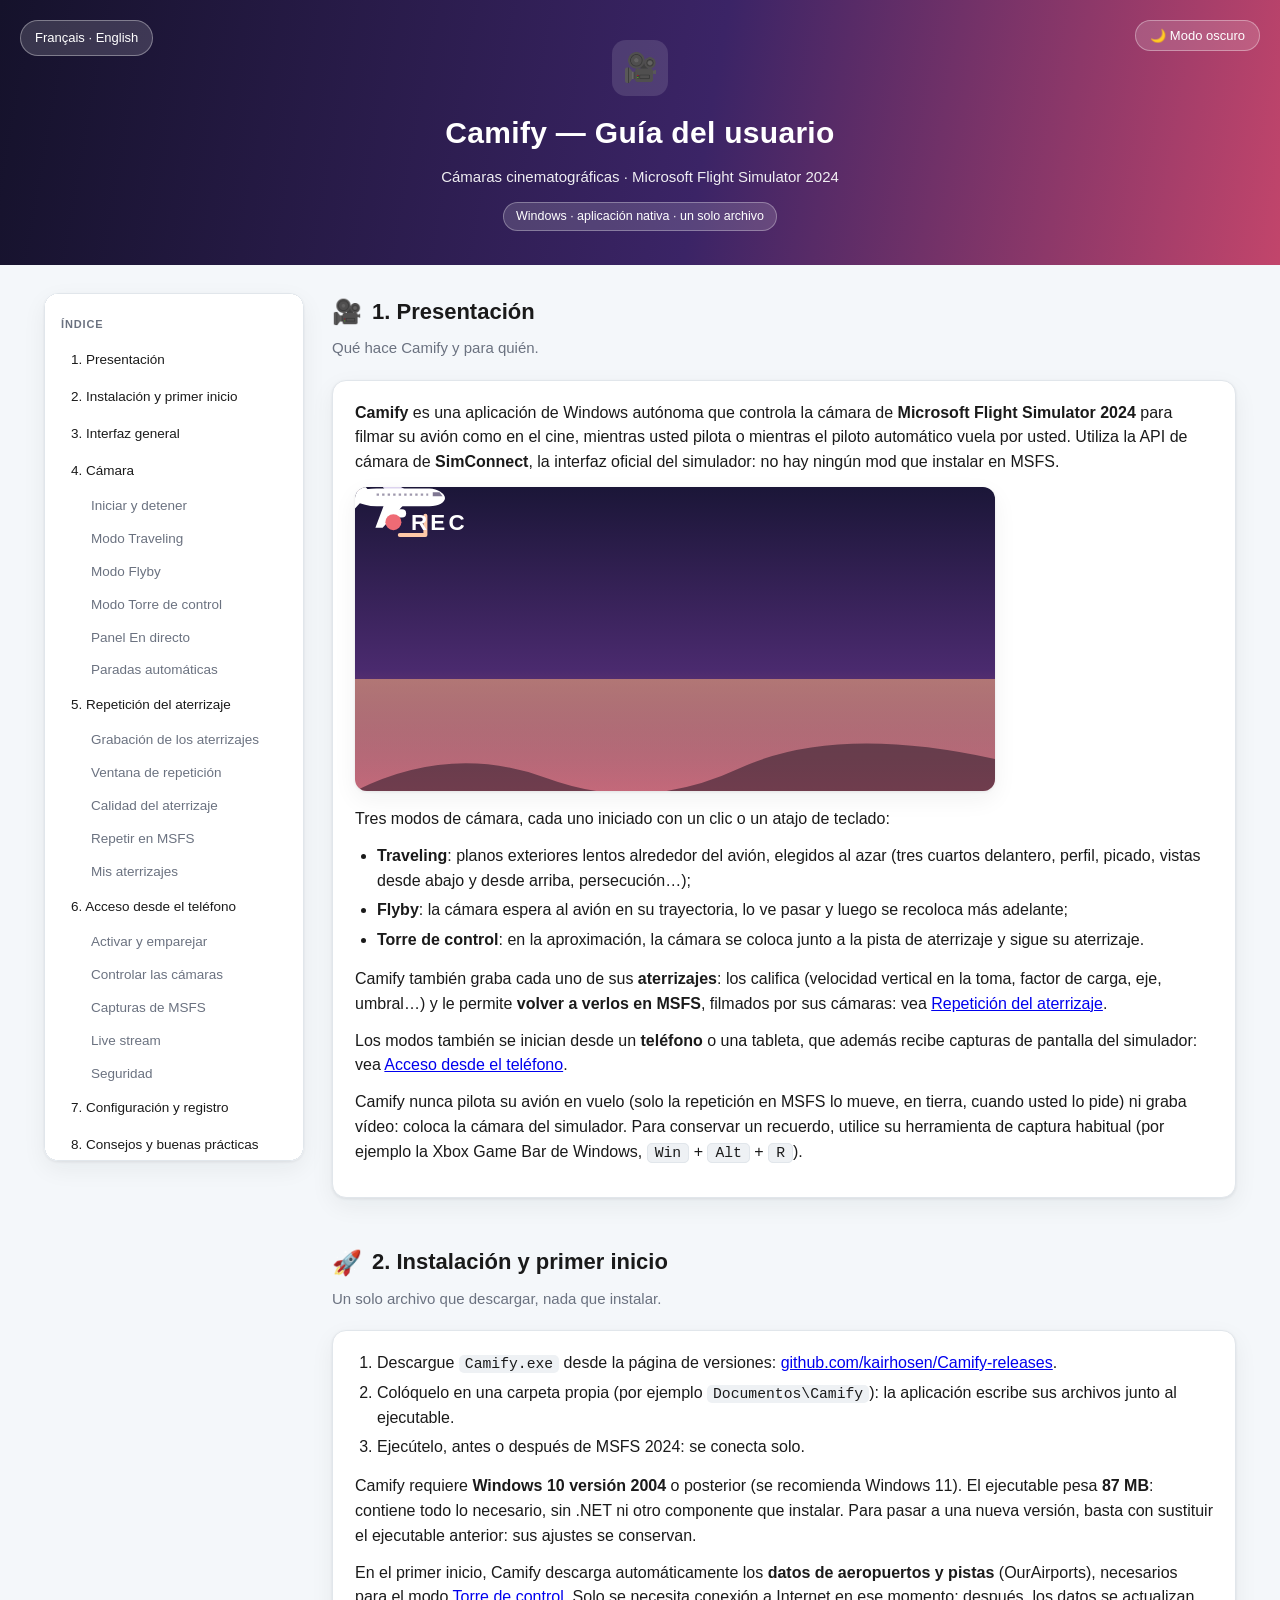
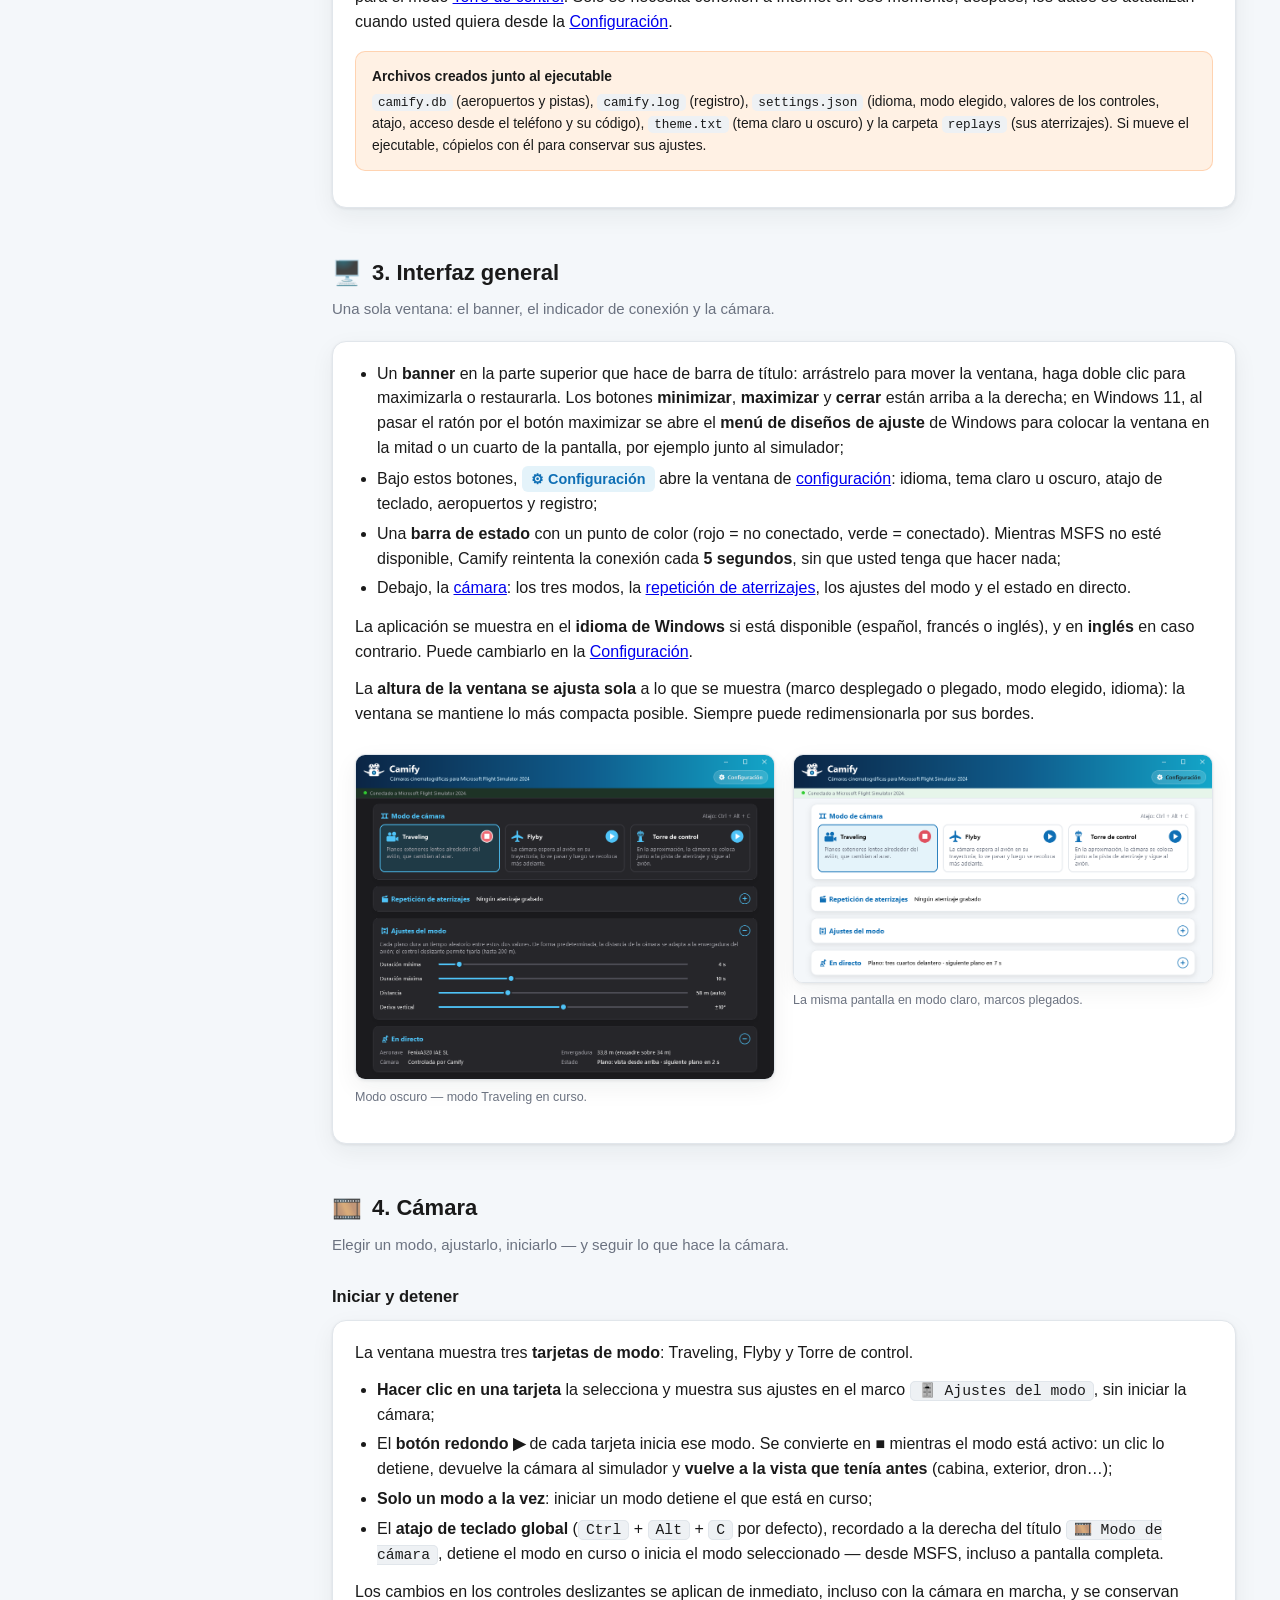
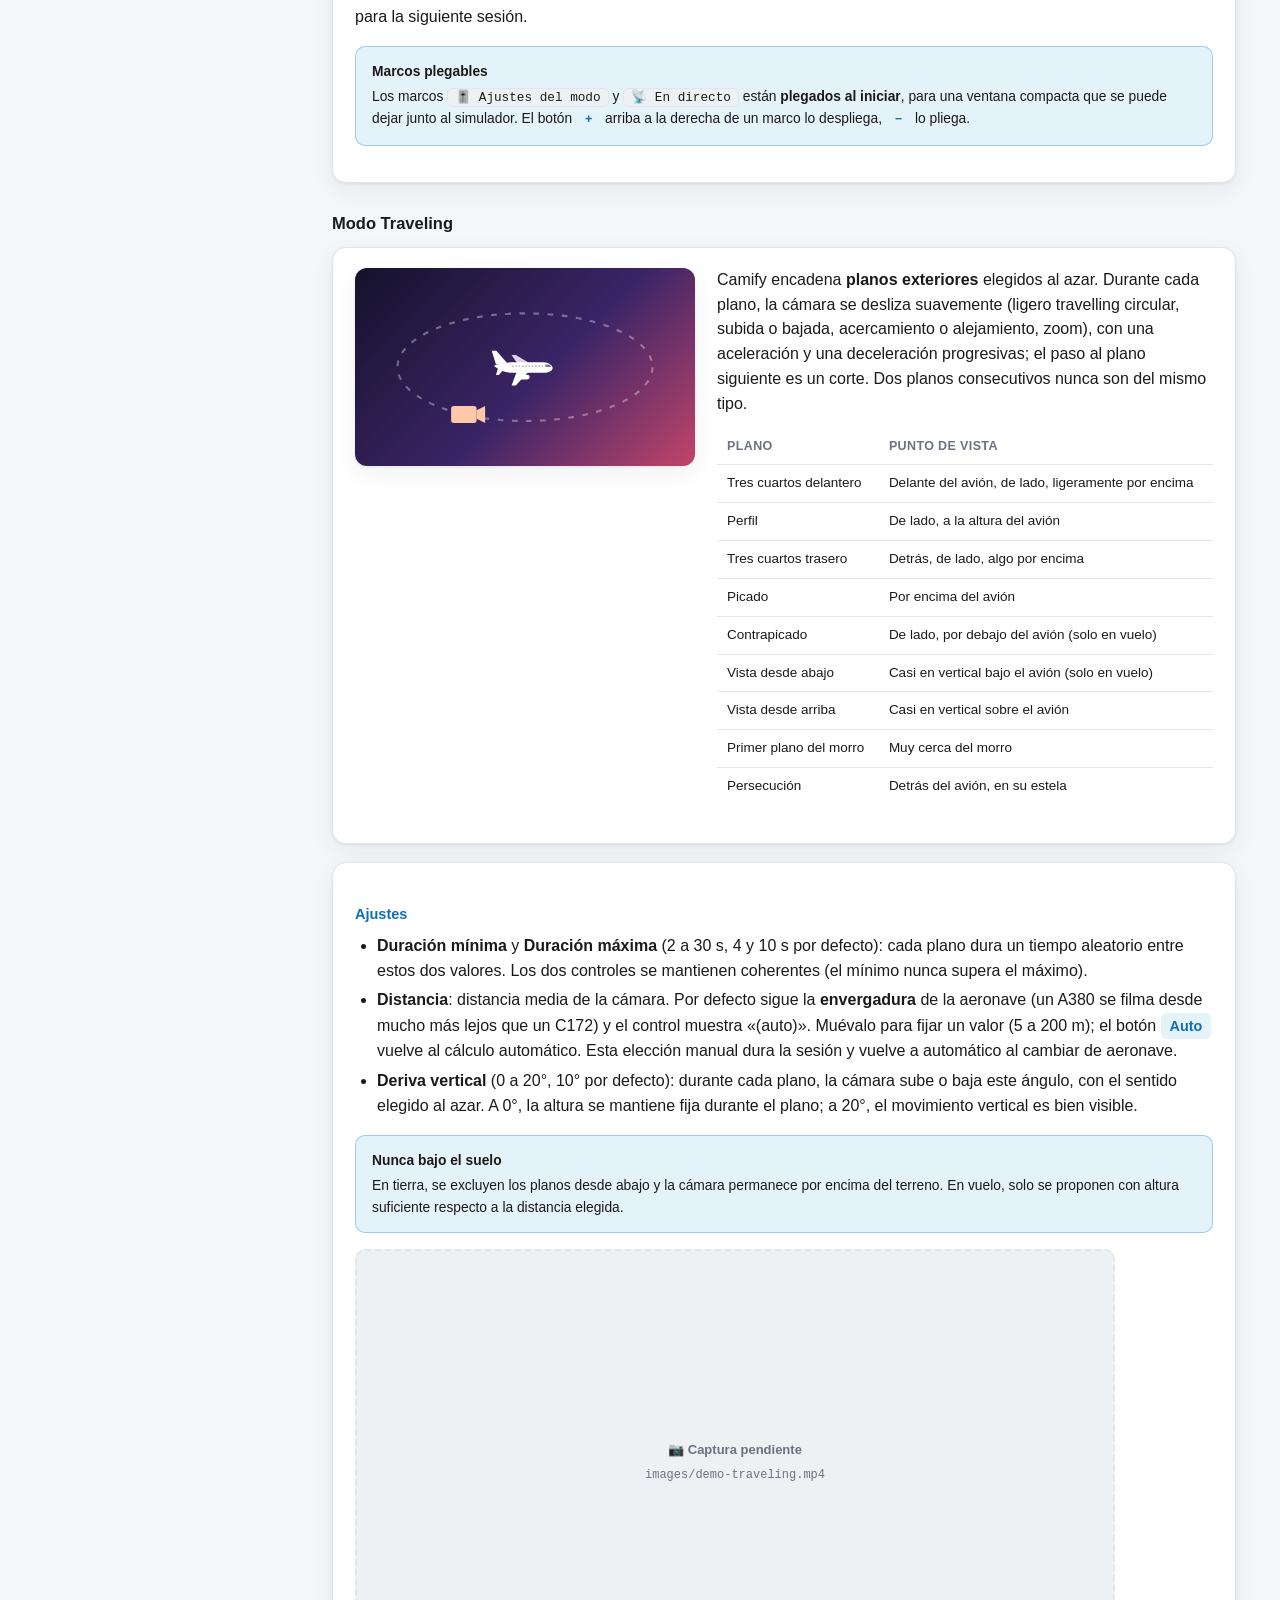
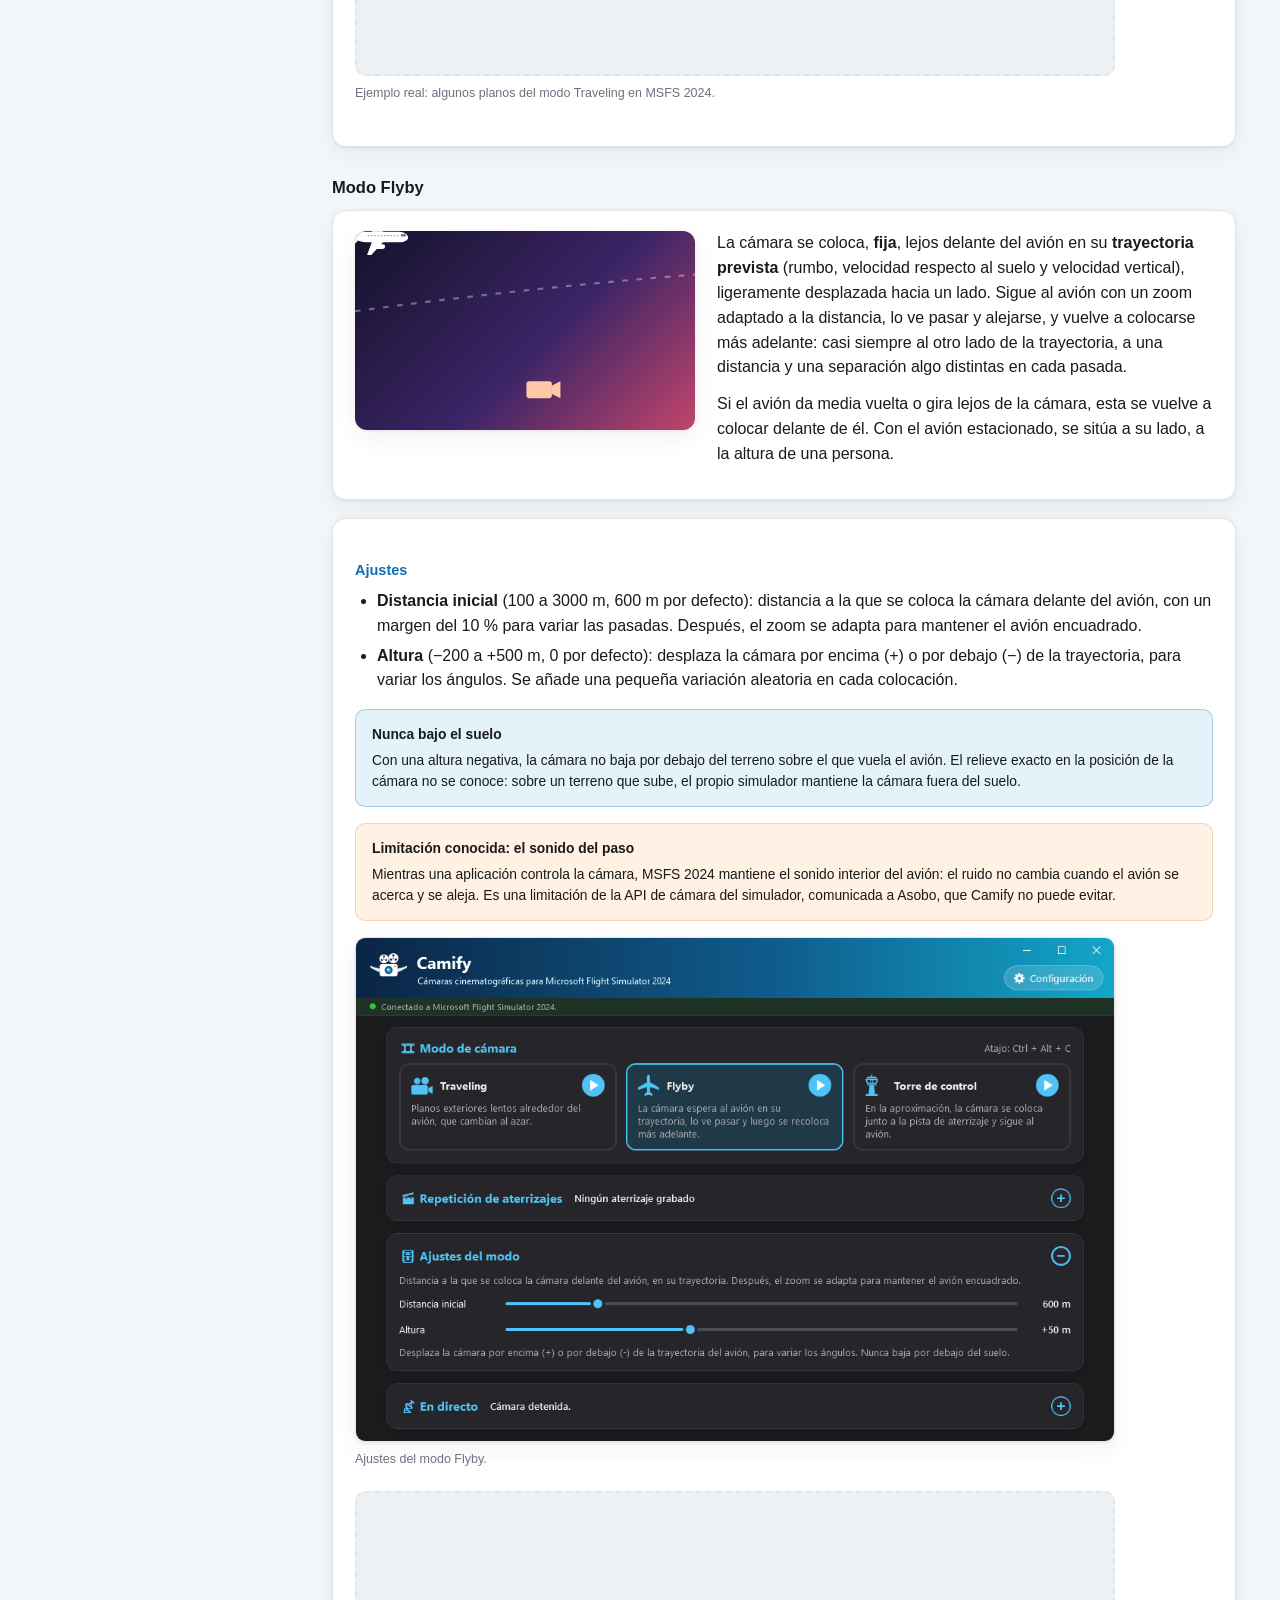
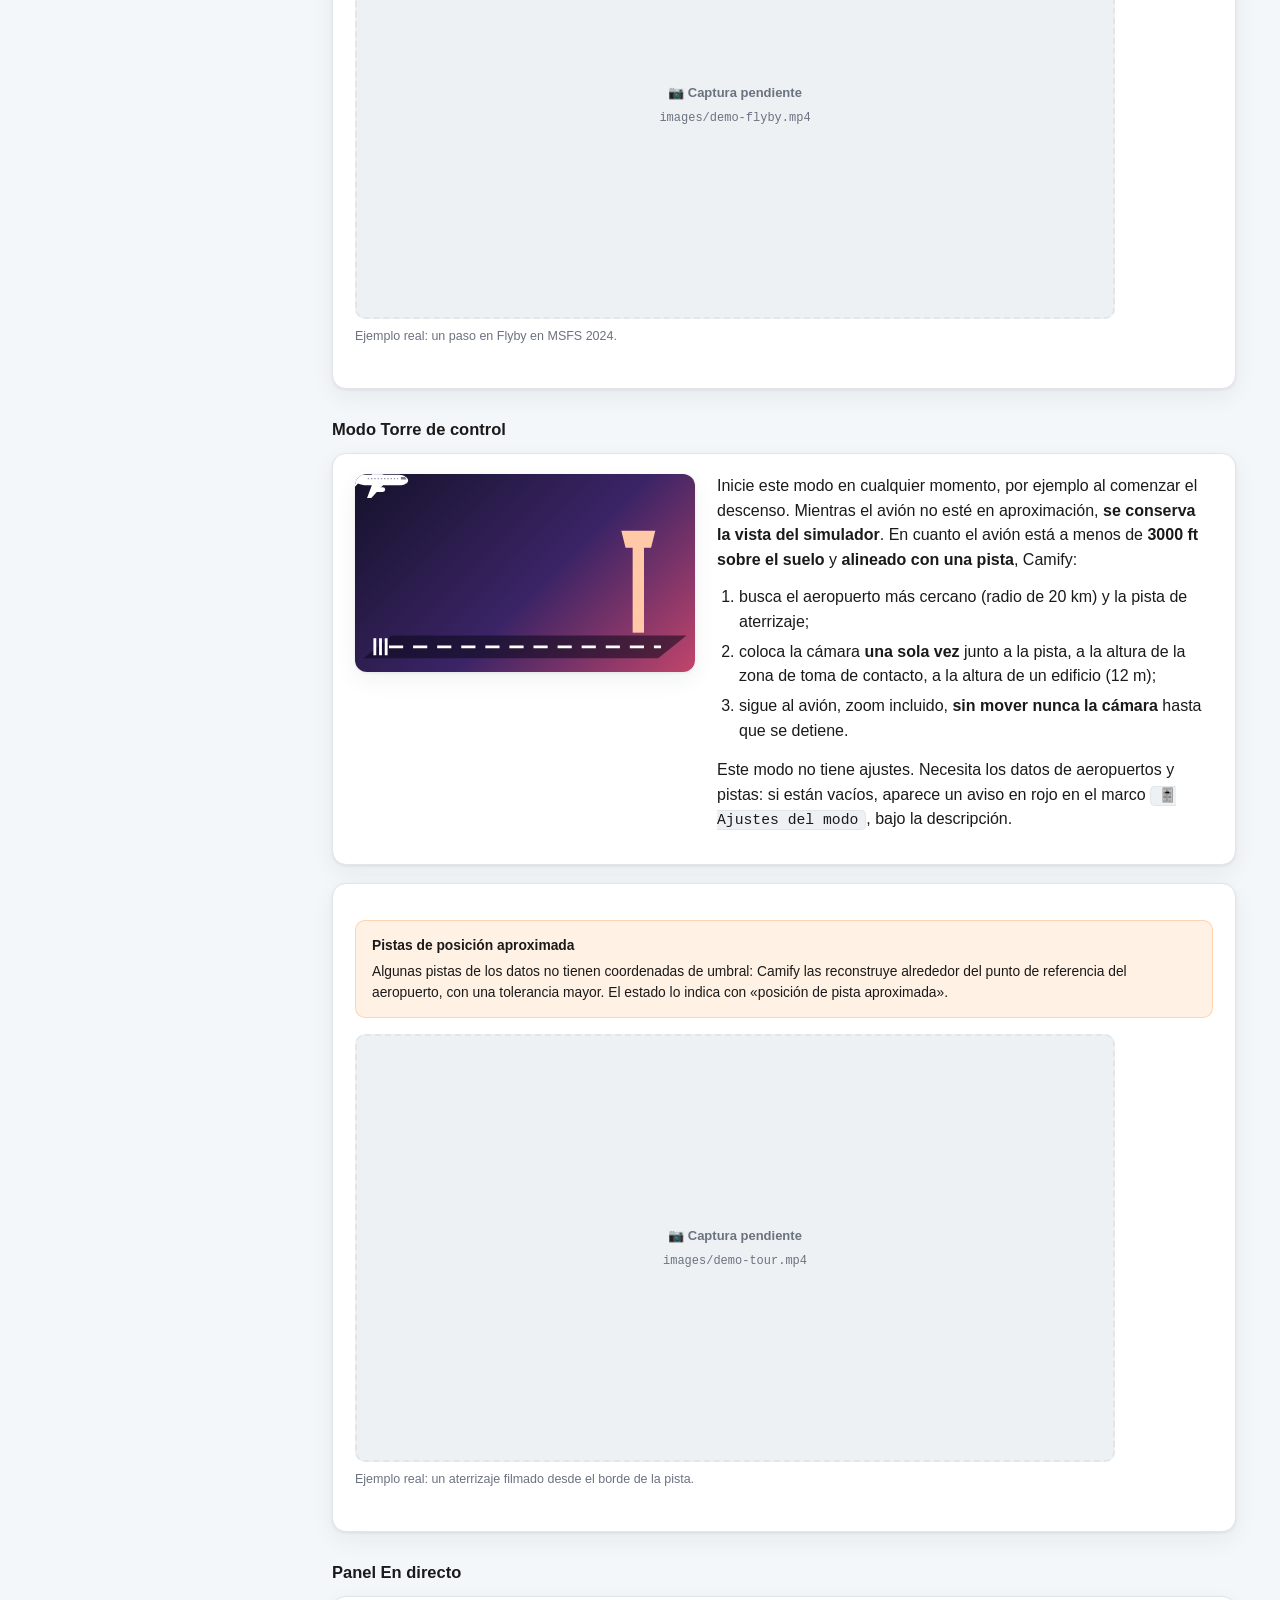
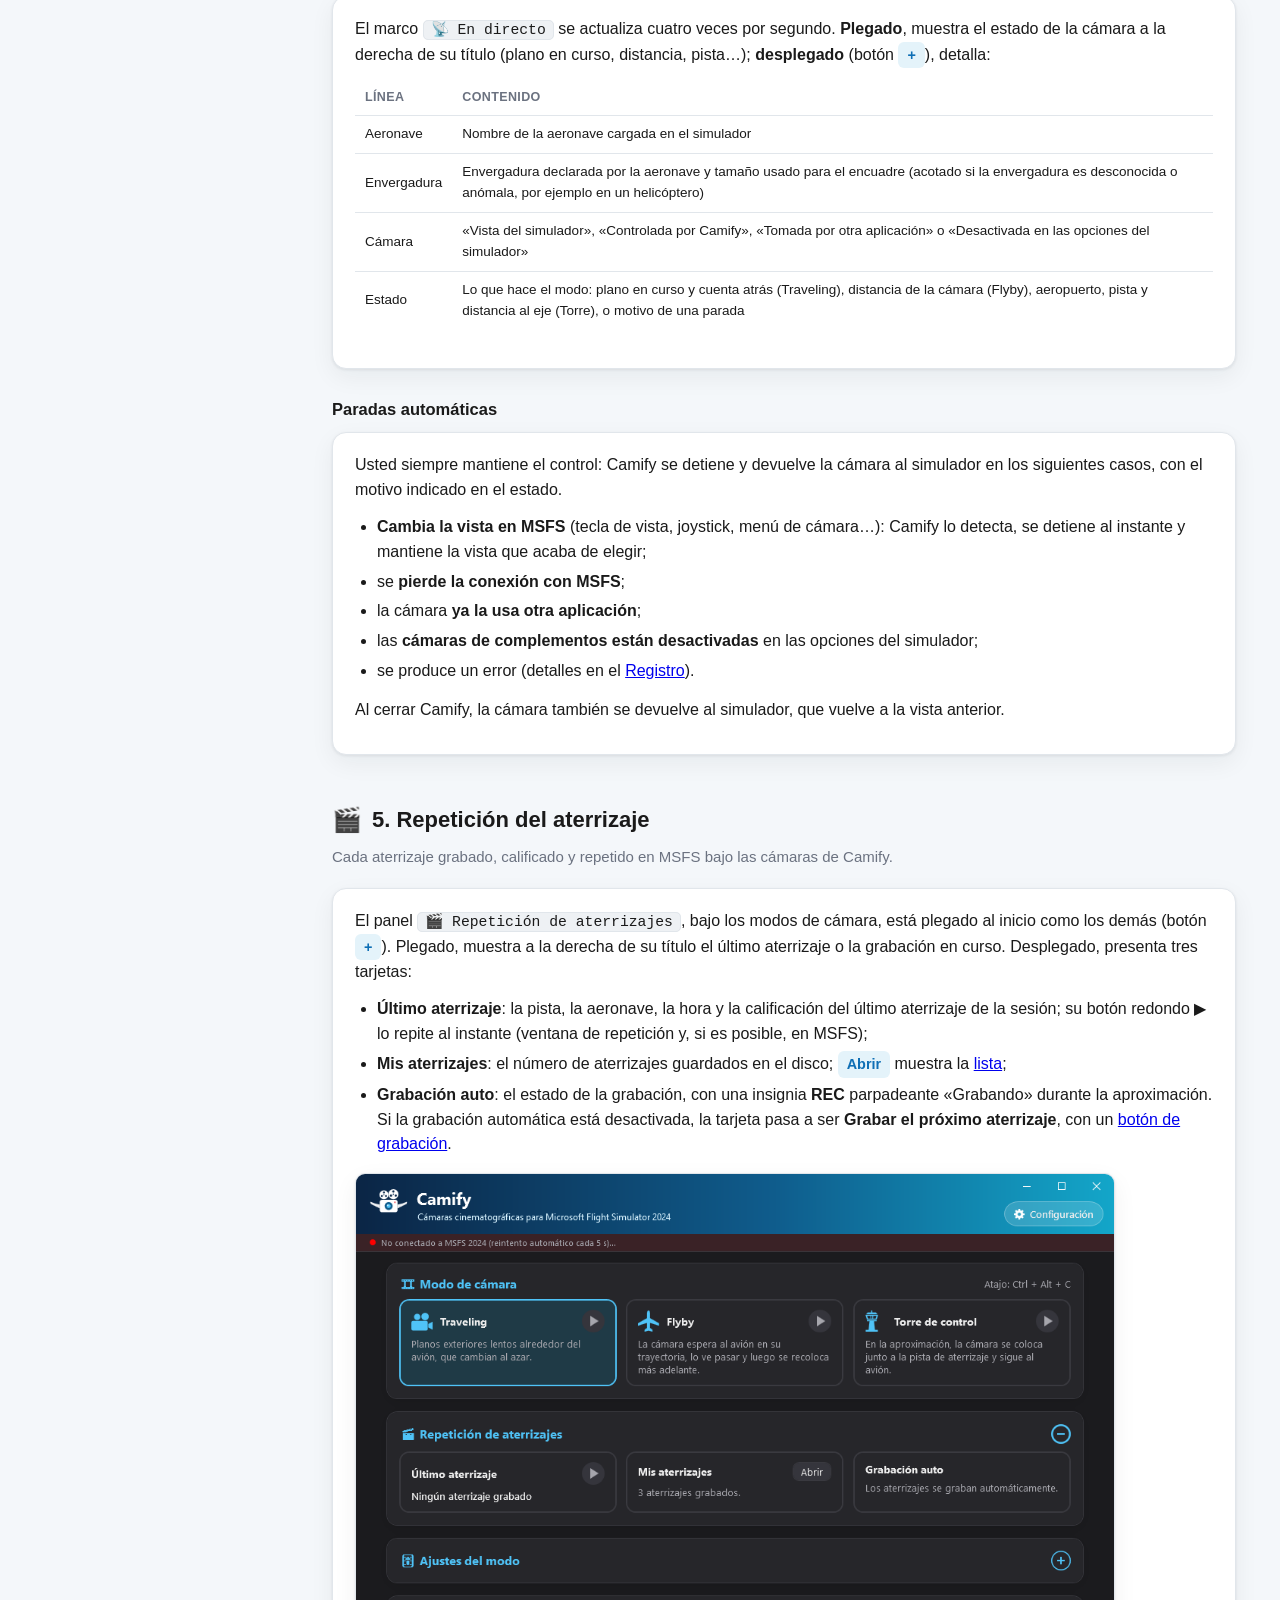
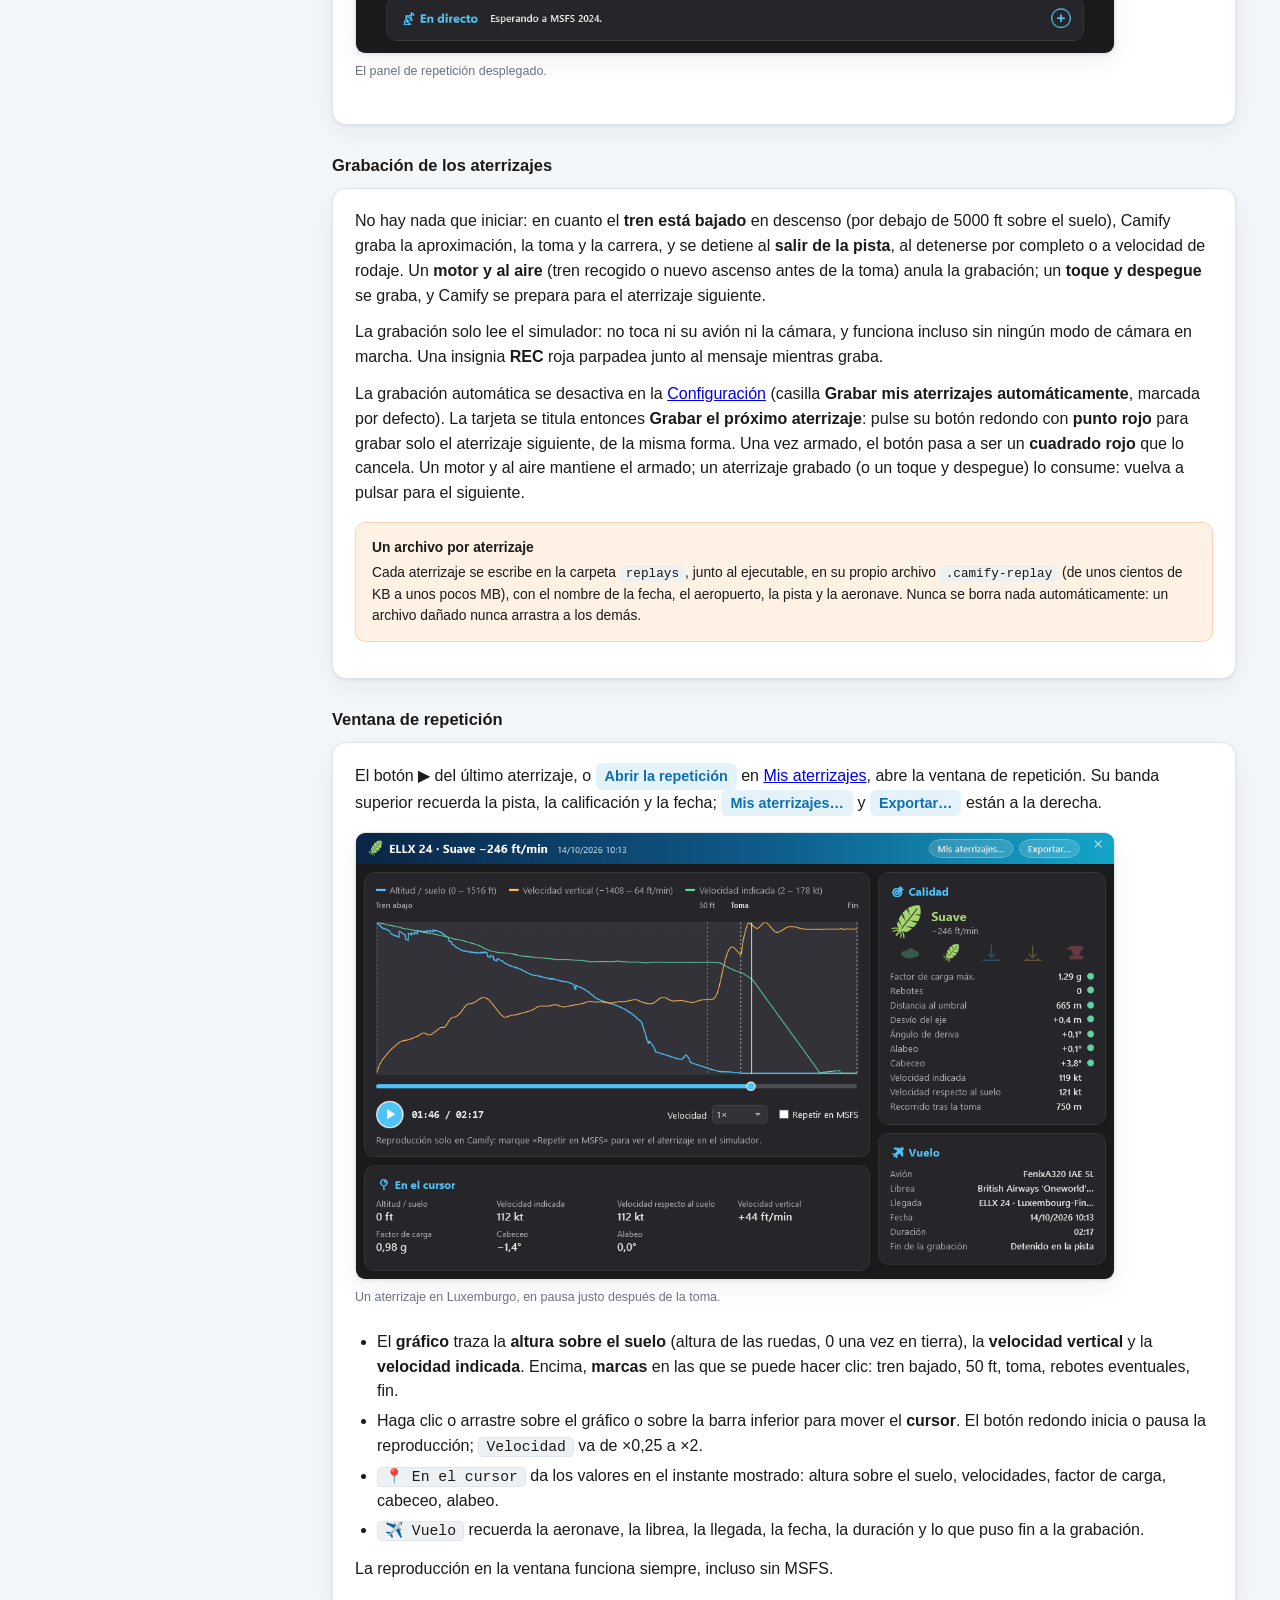
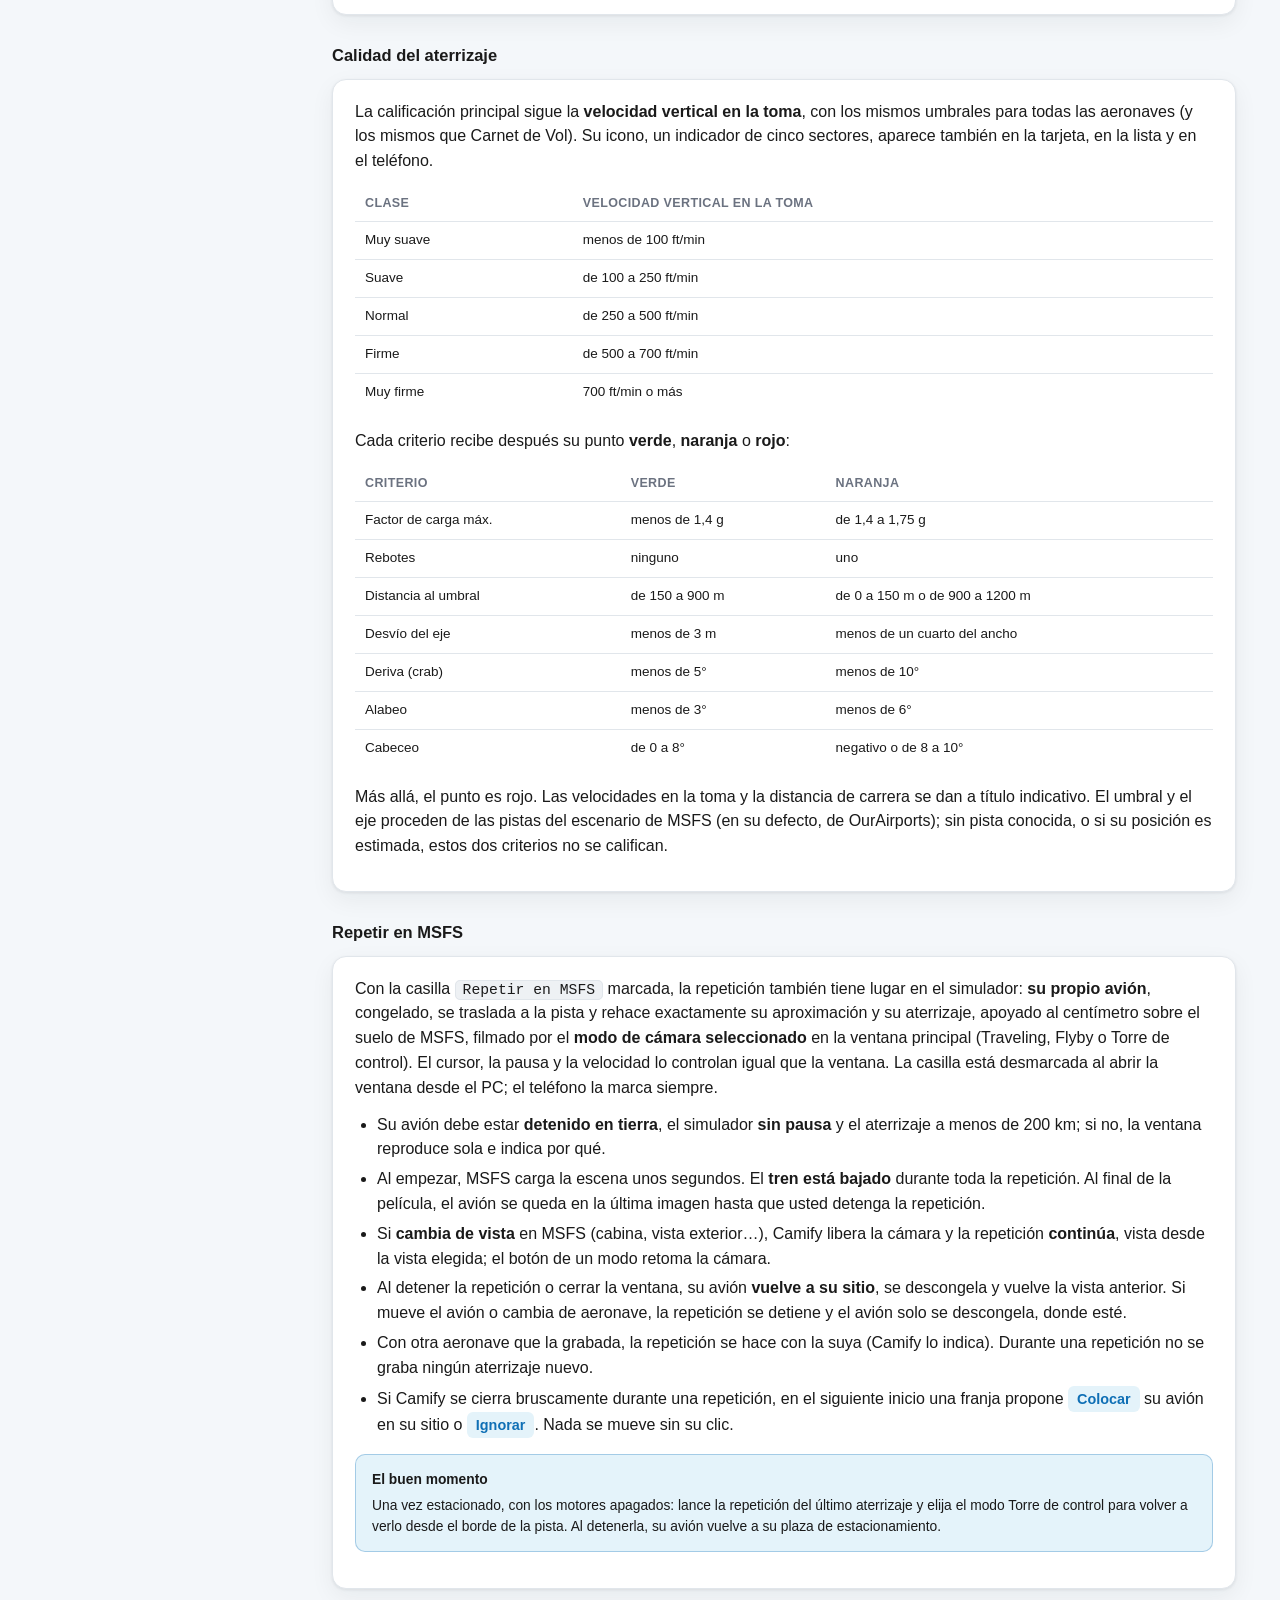
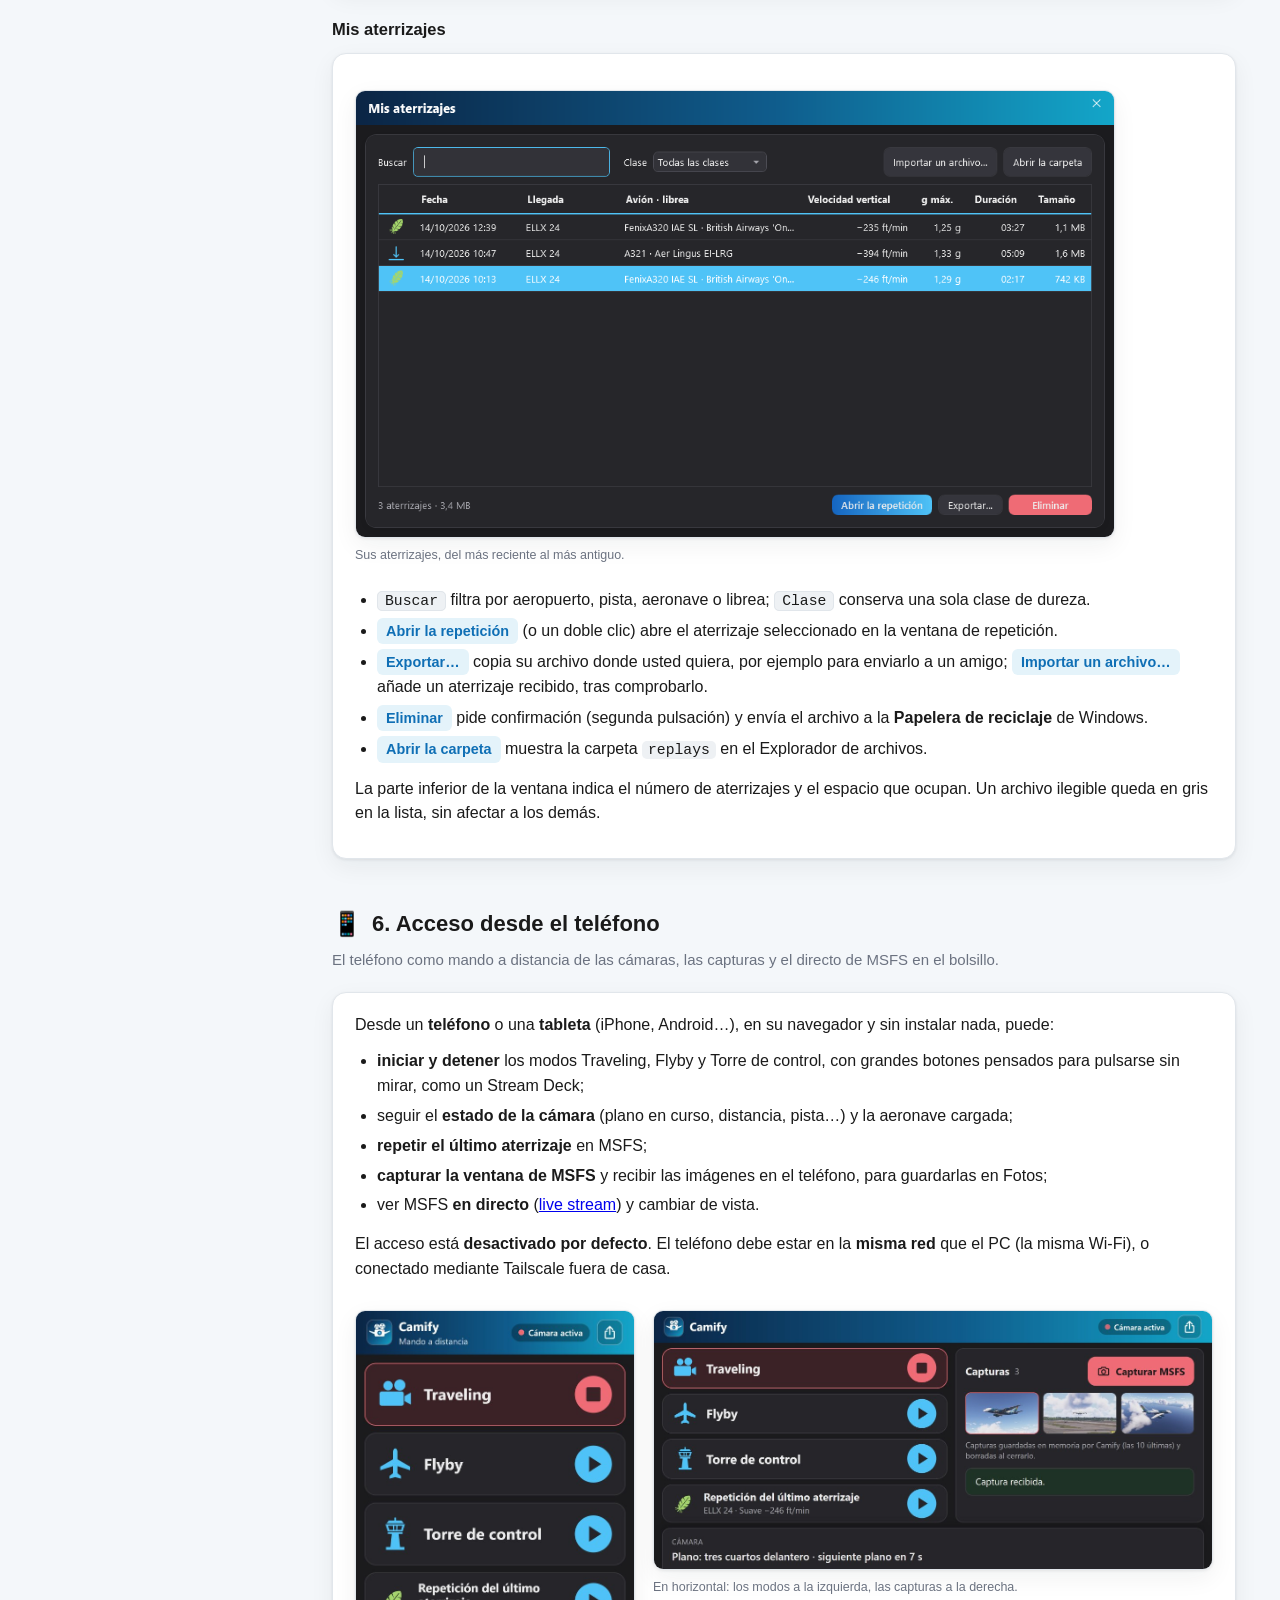
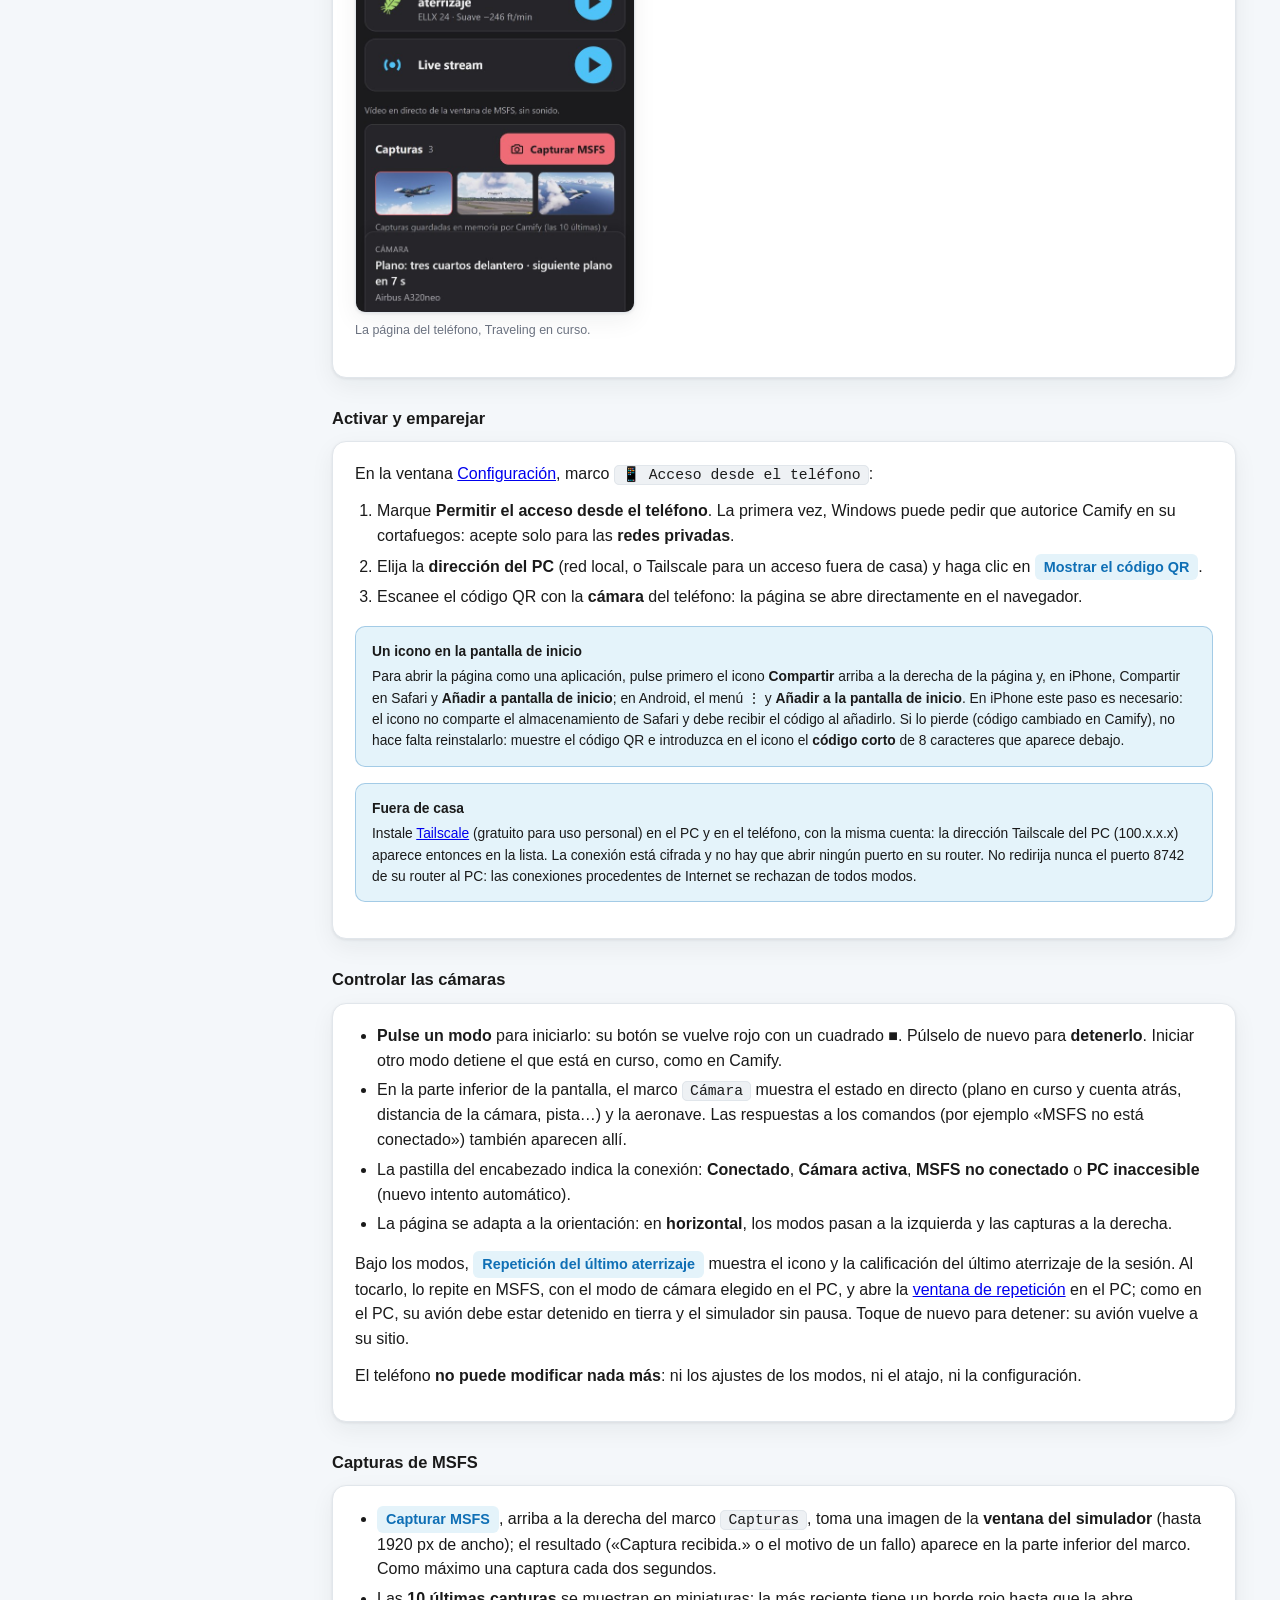
<file: guides/camify/guia-usuario.html>
<!DOCTYPE html>
<html lang="es">
<head>
<meta charset="UTF-8" />
<meta name="viewport" content="width=device-width, initial-scale=1" />
<title>Camify — Guía del usuario</title>
<meta name="description" content="Guía completa de Camify, las cámaras cinematográficas para Microsoft Flight Simulator 2024: modos Traveling, Flyby y Torre de control, ajustes, atajo de teclado, control, capturas y live stream desde el teléfono." />
<link rel="canonical" href="http://cdl.kairhosen.com/guides/camify/guia-usuario.html" />
<link rel="alternate" hreflang="fr" href="http://cdl.kairhosen.com/guides/camify/guide-utilisateur.html" />
<link rel="alternate" hreflang="en" href="http://cdl.kairhosen.com/guides/camify/user-guide.html" />
<link rel="alternate" hreflang="es" href="http://cdl.kairhosen.com/guides/camify/guia-usuario.html" />
<link rel="alternate" hreflang="x-default" href="http://cdl.kairhosen.com/guides/camify/guide-utilisateur.html" />
<link rel="stylesheet" href="guide.css" />
</head>
<body>

<header class="hero">
  <nav class="lang-switch" aria-label="Idioma"><a href="guide-utilisateur.html" hreflang="fr" lang="fr">Français</a> · <a href="user-guide.html" hreflang="en" lang="en">English</a></nav>
  <button class="theme-toggle" id="themeToggle" type="button" data-dark="🌙 Modo oscuro" data-light="☀️ Modo claro">🌙 Modo oscuro</button>
  <div class="icon">🎥</div>
  <h1>Camify — Guía del usuario</h1>
  <p>Cámaras cinematográficas · Microsoft Flight Simulator 2024</p>
  <span class="badge">Windows · aplicación nativa · un solo archivo</span>
</header>

<div class="layout">
  <nav class="toc" aria-label="Índice">
    <h2>Índice</h2>
    <ul>
      <li><a href="#presentacion">1. Presentación</a></li>
      <li><a href="#primer-inicio">2. Instalación y primer inicio</a></li>
      <li><a href="#interfaz">3. Interfaz general</a></li>
      <li><a href="#pestana-camara">4. Cámara</a>
        <ul class="sub">
          <li><a href="#camara-iniciar">Iniciar y detener</a></li>
          <li><a href="#modo-traveling">Modo Traveling</a></li>
          <li><a href="#modo-flyby">Modo Flyby</a></li>
          <li><a href="#modo-torre">Modo Torre de control</a></li>
          <li><a href="#camara-directo">Panel En directo</a></li>
          <li><a href="#camara-parada">Paradas automáticas</a></li>
        </ul>
      </li>
      <li><a href="#repeticion">5. Repetición del aterrizaje</a>
        <ul class="sub">
          <li><a href="#repeticion-grabacion">Grabación de los aterrizajes</a></li>
          <li><a href="#repeticion-ventana">Ventana de repetición</a></li>
          <li><a href="#repeticion-calidad">Calidad del aterrizaje</a></li>
          <li><a href="#repeticion-msfs">Repetir en MSFS</a></li>
          <li><a href="#repeticion-biblioteca">Mis aterrizajes</a></li>
        </ul>
      </li>
      <li><a href="#telefono">6. Acceso desde el teléfono</a>
        <ul class="sub">
          <li><a href="#telefono-activar">Activar y emparejar</a></li>
          <li><a href="#telefono-modos">Controlar las cámaras</a></li>
          <li><a href="#telefono-capturas">Capturas de MSFS</a></li>
          <li><a href="#telefono-live">Live stream</a></li>
          <li><a href="#telefono-seguridad">Seguridad</a></li>
        </ul>
      </li>
      <li><a href="#pestana-configuracion">7. Configuración y registro</a></li>
      <li><a href="#consejos">8. Consejos y buenas prácticas</a></li>
      <li><a href="#solucion-problemas">9. Solución de problemas</a></li>
      <li><a href="#anexo-licencias">Anexo — Fuentes y licencias</a></li>
    </ul>
  </nav>

  <main>

    <section id="presentacion">
      <h2 class="section-title"><span class="emoji">🎥</span> 1. Presentación</h2>
      <p class="section-lead">Qué hace Camify y para quién.</p>
      <div class="card">
        <p><strong>Camify</strong> es una aplicación de Windows autónoma que controla la cámara de
        <strong>Microsoft Flight Simulator 2024</strong> para filmar su avión como en el cine,
        mientras usted pilota o mientras el piloto automático vuela por usted. Utiliza la API de
        cámara de <strong>SimConnect</strong>, la interfaz oficial del simulador: no hay ningún mod
        que instalar en MSFS.</p>
        <figure class="anim anim-wide">
          <svg viewBox="0 0 400 220" preserveAspectRatio="xMidYMin slice" role="img" aria-label="Animación: un avión cruza el encuadre, seguido por el visor de la cámara">
            <defs>
              <linearGradient id="sky" x1="0" y1="0" x2="0" y2="1">
                <stop offset="0" stop-color="#FFB27A" stop-opacity="0.55" />
                <stop offset="1" stop-color="#FFB27A" stop-opacity="0" />
              </linearGradient>
            </defs>
            <rect x="0" y="120" width="400" height="100" fill="url(#sky)" />
            <path class="hills" d="M0 190 Q60 160 120 182 T240 176 T400 170 V220 H0 Z" />
            <g class="scene-plane">
              <g transform="scale(1.5)"><path fill="#DCD3EE" d="M13 2 L22.5 2 L11.5 -4.6 L8.5 -4.6 Z M-1 2.5 L4 2.5 L-0.5 -0.3 L-2.5 -0.3 Z"/><path d="M-2.5 2.2 L-5.5 -7.5 L-2.2 -7.5 L5.5 1.2 Z"/><path d="M-3.5 2.6 C1 1.4 5 0.6 9 0.6 L31 0.6 C34.5 0.6 37.5 2.8 37.5 4.6 C37.5 6.4 35 8 31 8 L9 8 C4 8 0 6.2 -3.5 3.6 Z"/><path fill="#2A1D4A" fill-opacity="0.6" d="M32.4 2.2 L35.2 2.2 L36.5 3.9 L32.4 3.9 Z"/><path stroke="#2A1D4A" stroke-opacity="0.45" stroke-width="0.9" stroke-dasharray="1 1.3" d="M9 3.2 H30.5"/><path d="M13 5 L22.5 5 L11.5 17 L8.5 17 Z M-1 4.6 L4 4.6 L-0.5 9.5 L-2.5 9.5 Z"/><path d="M13 9.3 H19.6 A1.7 1.7 0 0 1 19.6 12.7 H13 Z"/></g>
            </g>
            <g class="scene-frame">
              <path d="M-44 -30 h16 M-44 -30 v12 M44 -30 h-16 M44 -30 v12 M-44 30 h16 M-44 30 v-12 M44 30 h-16 M44 30 v-12" />
              <circle r="3" />
            </g>
            <g class="scene-rec"><circle cx="24" cy="22" r="5" /><text x="35" y="27">REC</text></g>
          </svg>
        </figure>
        <p>Tres modos de cámara, cada uno iniciado con un clic o un atajo de teclado:</p>
        <ul>
          <li><strong>Traveling</strong>: planos exteriores lentos alrededor del avión, elegidos al
          azar (tres cuartos delantero, perfil, picado, vistas desde abajo y desde arriba, persecución…);</li>
          <li><strong>Flyby</strong>: la cámara espera al avión en su trayectoria, lo ve pasar y
          luego se recoloca más adelante;</li>
          <li><strong>Torre de control</strong>: en la aproximación, la cámara se coloca junto a la
          pista de aterrizaje y sigue su aterrizaje.</li>
        </ul>
        <p>Camify también graba cada uno de sus <strong>aterrizajes</strong>: los califica
        (velocidad vertical en la toma, factor de carga, eje, umbral…) y le permite
        <strong>volver a verlos en MSFS</strong>, filmados por sus cámaras: vea
        <a href="#repeticion">Repetición del aterrizaje</a>.</p>
        <p>Los modos también se inician desde un <strong>teléfono</strong> o una tableta, que
        además recibe capturas de pantalla del simulador: vea
        <a href="#telefono">Acceso desde el teléfono</a>.</p>
        <p>Camify nunca pilota su avión en vuelo (solo la repetición en MSFS lo mueve, en tierra, cuando usted lo pide) ni graba vídeo: coloca la cámara del simulador. Para
        conservar un recuerdo, utilice su herramienta de captura habitual (por ejemplo la Xbox Game
        Bar de Windows, <kbd>Win</kbd>&nbsp;+&nbsp;<kbd>Alt</kbd>&nbsp;+&nbsp;<kbd>R</kbd>).</p>
      </div>
    </section>

    <section id="primer-inicio">
      <h2 class="section-title"><span class="emoji">🚀</span> 2. Instalación y primer inicio</h2>
      <p class="section-lead">Un solo archivo que descargar, nada que instalar.</p>
      <div class="card">
        <ol>
          <li>Descargue <code class="path">Camify.exe</code> desde la página de versiones:
          <a href="https://github.com/kairhosen/Camify-releases/releases/latest" target="_blank" rel="noopener">github.com/kairhosen/Camify-releases</a>.</li>
          <li>Colóquelo en una carpeta propia (por ejemplo <code class="path">Documentos\Camify</code>):
          la aplicación escribe sus archivos junto al ejecutable.</li>
          <li>Ejecútelo, antes o después de MSFS 2024: se conecta solo.</li>
        </ol>
        <p>Camify requiere <strong>Windows 10 versión 2004</strong> o posterior (se recomienda
        Windows 11). El ejecutable pesa <strong>87 MB</strong>: contiene todo lo necesario, sin
        .NET ni otro componente que instalar. Para pasar a una nueva versión, basta con sustituir
        el ejecutable anterior: sus ajustes se conservan.</p>
        <p>En el primer inicio, Camify descarga automáticamente los <strong>datos de aeropuertos y
        pistas</strong> (OurAirports), necesarios para el modo <a href="#modo-torre">Torre de
        control</a>. Solo se necesita conexión a Internet en ese momento; después, los datos se
        actualizan cuando usted quiera desde la <a href="#pestana-configuracion">Configuración</a>.</p>
        <div class="callout note">
          <strong>Archivos creados junto al ejecutable</strong>
          <code class="path">camify.db</code> (aeropuertos y pistas),
          <code class="path">camify.log</code> (registro),
          <code class="path">settings.json</code> (idioma, modo elegido, valores de los controles,
          atajo, acceso desde el teléfono y su código), <code class="path">theme.txt</code> (tema claro u oscuro) y la carpeta
          <code class="path">replays</code> (sus aterrizajes). Si mueve el ejecutable,
          cópielos con él para conservar sus ajustes.
        </div>
      </div>
    </section>

    <section id="interfaz">
      <h2 class="section-title"><span class="emoji">🖥️</span> 3. Interfaz general</h2>
      <p class="section-lead">Una sola ventana: el banner, el indicador de conexión y la cámara.</p>
      <div class="card">
        <ul>
          <li>Un <strong>banner</strong> en la parte superior que hace de barra de título:
          arrástrelo para mover la ventana, haga doble clic para maximizarla o restaurarla. Los
          botones <strong>minimizar</strong>, <strong>maximizar</strong> y <strong>cerrar</strong>
          están arriba a la derecha; en Windows 11, al pasar el ratón por el botón maximizar se abre
          el <strong>menú de diseños de ajuste</strong> de Windows para colocar la ventana en la
          mitad o un cuarto de la pantalla, por ejemplo junto al simulador;</li>
          <li>Bajo estos botones, <span class="btn-label">⚙ Configuración</span> abre la ventana de
          <a href="#pestana-configuracion">configuración</a>: idioma, tema claro u oscuro, atajo de
          teclado, aeropuertos y registro;</li>
          <li>Una <strong>barra de estado</strong> con un punto de color (rojo = no conectado,
          verde = conectado). Mientras MSFS no esté disponible, Camify reintenta la conexión cada
          <strong>5 segundos</strong>, sin que usted tenga que hacer nada;</li>
          <li>Debajo, la <a href="#pestana-camara">cámara</a>: los tres modos, la <a href="#repeticion">repetición
          de aterrizajes</a>, los ajustes del modo y el
          estado en directo.</li>
        </ul>
        <p>La aplicación se muestra en el <strong>idioma de Windows</strong> si está disponible
        (español, francés o inglés), y en <strong>inglés</strong> en caso contrario. Puede cambiarlo
        en la <a href="#pestana-configuracion">Configuración</a>.</p>
        <p>La <strong>altura de la ventana se ajusta sola</strong> a lo que se muestra (marco
        desplegado o plegado, modo elegido, idioma): la ventana se mantiene lo más compacta
        posible. Siempre puede redimensionarla por sus bordes.</p>
        <div class="shot-row">
          <figure class="shot">
            <img src="images/es-onglet-camera-sombre.png" alt="Ventana de Camify en modo oscuro, modo Traveling en curso" loading="lazy" />
            <figcaption>Modo oscuro — modo Traveling en curso.</figcaption>
          </figure>
          <figure class="shot">
            <img src="images/es-onglet-camera-clair.png" alt="Ventana de Camify en modo claro" loading="lazy" />
            <figcaption>La misma pantalla en modo claro, marcos plegados.</figcaption>
          </figure>
        </div>
      </div>
    </section>

    <section id="pestana-camara" class="tab-section">
      <h2 class="section-title"><span class="emoji">🎞️</span> 4. Cámara</h2>
      <p class="section-lead">Elegir un modo, ajustarlo, iniciarlo — y seguir lo que hace la cámara.</p>

      <h3 id="camara-iniciar">Iniciar y detener</h3>
      <div class="card">
        <p>La ventana muestra tres <strong>tarjetas de modo</strong>: Traveling, Flyby y Torre de
        control.</p>
        <ul>
          <li><strong>Hacer clic en una tarjeta</strong> la selecciona y muestra sus ajustes en el
          marco <span class="ui">🎚️ Ajustes del modo</span>, sin iniciar la cámara;</li>
          <li>El <strong>botón redondo ▶</strong> de cada tarjeta inicia ese modo. Se convierte en
          <strong>■</strong> mientras el modo está activo: un clic lo detiene, devuelve la cámara
          al simulador y <strong>vuelve a la vista que tenía antes</strong> (cabina, exterior,
          dron…);</li>
          <li><strong>Solo un modo a la vez</strong>: iniciar un modo detiene el que está en curso;</li>
          <li>El <strong>atajo de teclado global</strong> (<kbd>Ctrl</kbd>&nbsp;+&nbsp;<kbd>Alt</kbd>&nbsp;+&nbsp;<kbd>C</kbd>
          por defecto), recordado a la derecha del título <span class="ui">🎞️ Modo de cámara</span>,
          detiene el modo en curso o inicia el modo seleccionado — desde MSFS, incluso a pantalla
          completa.</li>
        </ul>
        <p>Los cambios en los controles deslizantes se aplican de inmediato, incluso con la cámara
        en marcha, y se conservan para la siguiente sesión.</p>
        <div class="callout tip">
          <strong>Marcos plegables</strong>
          Los marcos <span class="ui">🎚️ Ajustes del modo</span> y <span class="ui">📡 En directo</span>
          están <strong>plegados al iniciar</strong>, para una ventana compacta que se puede dejar
          junto al simulador. El botón <span class="btn-label">+</span> arriba a la derecha de un
          marco lo despliega, <span class="btn-label">−</span> lo pliega.
        </div>
      </div>

      <h3 id="modo-traveling">Modo Traveling</h3>
      <div class="card mode-card">
        <figure class="anim">
          <svg viewBox="0 0 240 140" role="img" aria-label="Animación: la cámara gira lentamente alrededor del avión">
            <ellipse class="orbit" cx="120" cy="70" rx="90" ry="38" />
            <g class="art-plane" transform="translate(102 66)"><path fill="#DCD3EE" d="M13 2 L22.5 2 L11.5 -4.6 L8.5 -4.6 Z M-1 2.5 L4 2.5 L-0.5 -0.3 L-2.5 -0.3 Z"/><path d="M-2.5 2.2 L-5.5 -7.5 L-2.2 -7.5 L5.5 1.2 Z"/><path d="M-3.5 2.6 C1 1.4 5 0.6 9 0.6 L31 0.6 C34.5 0.6 37.5 2.8 37.5 4.6 C37.5 6.4 35 8 31 8 L9 8 C4 8 0 6.2 -3.5 3.6 Z"/><path fill="#2A1D4A" fill-opacity="0.6" d="M32.4 2.2 L35.2 2.2 L36.5 3.9 L32.4 3.9 Z"/><path stroke="#2A1D4A" stroke-opacity="0.45" stroke-width="0.9" stroke-dasharray="1 1.3" d="M9 3.2 H30.5"/><path d="M13 5 L22.5 5 L11.5 17 L8.5 17 Z M-1 4.6 L4 4.6 L-0.5 9.5 L-2.5 9.5 Z"/><path d="M13 9.3 H19.6 A1.7 1.7 0 0 1 19.6 12.7 H13 Z"/></g>
            <g class="art-cam"><rect x="-9" y="-6" width="18" height="12" rx="2"/><path d="M9 -3 L15 -6 V6 L9 3 Z"/>
              <animateMotion dur="9s" repeatCount="indefinite" path="M210 70 A90 38 0 1 1 30 70 A90 38 0 1 1 210 70" /></g>
          </svg>
        </figure>
        <div>
          <p>Camify encadena <strong>planos exteriores</strong> elegidos al azar. Durante cada
          plano, la cámara se desliza suavemente (ligero travelling circular, subida o bajada,
          acercamiento o alejamiento, zoom), con una aceleración y una deceleración progresivas; el paso al plano
          siguiente es un corte. Dos planos consecutivos nunca son del mismo tipo.</p>
          <table>
            <tr><th>Plano</th><th>Punto de vista</th></tr>
            <tr><td>Tres cuartos delantero</td><td>Delante del avión, de lado, ligeramente por encima</td></tr>
            <tr><td>Perfil</td><td>De lado, a la altura del avión</td></tr>
            <tr><td>Tres cuartos trasero</td><td>Detrás, de lado, algo por encima</td></tr>
            <tr><td>Picado</td><td>Por encima del avión</td></tr>
            <tr><td>Contrapicado</td><td>De lado, por debajo del avión (solo en vuelo)</td></tr>
            <tr><td>Vista desde abajo</td><td>Casi en vertical bajo el avión (solo en vuelo)</td></tr>
            <tr><td>Vista desde arriba</td><td>Casi en vertical sobre el avión</td></tr>
            <tr><td>Primer plano del morro</td><td>Muy cerca del morro</td></tr>
            <tr><td>Persecución</td><td>Detrás del avión, en su estela</td></tr>
          </table>
        </div>
      </div>
      <div class="card">
        <h4>Ajustes</h4>
        <ul>
          <li><strong>Duración mínima</strong> y <strong>Duración máxima</strong> (2 a 30 s, 4 y
          10 s por defecto): cada plano dura un tiempo aleatorio entre estos dos valores. Los dos
          controles se mantienen coherentes (el mínimo nunca supera el máximo).</li>
          <li><strong>Distancia</strong>: distancia media de la cámara. Por defecto sigue la
          <strong>envergadura</strong> de la aeronave (un A380 se filma desde mucho más lejos que un
          C172) y el control muestra «(auto)». Muévalo para fijar un valor (5 a 200 m); el botón
          <span class="btn-label">Auto</span> vuelve al cálculo automático. Esta elección manual
          dura la sesión y vuelve a automático al cambiar de aeronave.</li>
          <li><strong>Deriva vertical</strong> (0 a 20°, 10° por defecto): durante cada plano, la cámara
          sube o baja este ángulo, con el sentido elegido al azar. A 0°, la altura se mantiene fija
          durante el plano; a 20°, el movimiento vertical es bien visible.</li>
        </ul>
        <div class="callout tip">
          <strong>Nunca bajo el suelo</strong>
          En tierra, se excluyen los planos desde abajo y la cámara permanece por encima del
          terreno. En vuelo, solo se proponen con altura suficiente respecto a la distancia elegida.
        </div>
        <figure class="shot">
          <video src="images/demo-traveling.mp4" muted loop playsinline autoplay preload="metadata"></video>
          <figcaption>Ejemplo real: algunos planos del modo Traveling en MSFS 2024.</figcaption>
        </figure>
      </div>

      <h3 id="modo-flyby">Modo Flyby</h3>
      <div class="card mode-card">
        <figure class="anim">
          <svg viewBox="0 0 240 140" role="img" aria-label="Animación: el avión pasa delante de una cámara fija">
            <path class="path" d="M-10 58 Q120 40 250 30" />
            <g class="art-plane fly-across"><path fill="#DCD3EE" d="M13 2 L22.5 2 L11.5 -4.6 L8.5 -4.6 Z M-1 2.5 L4 2.5 L-0.5 -0.3 L-2.5 -0.3 Z"/><path d="M-2.5 2.2 L-5.5 -7.5 L-2.2 -7.5 L5.5 1.2 Z"/><path d="M-3.5 2.6 C1 1.4 5 0.6 9 0.6 L31 0.6 C34.5 0.6 37.5 2.8 37.5 4.6 C37.5 6.4 35 8 31 8 L9 8 C4 8 0 6.2 -3.5 3.6 Z"/><path fill="#2A1D4A" fill-opacity="0.6" d="M32.4 2.2 L35.2 2.2 L36.5 3.9 L32.4 3.9 Z"/><path stroke="#2A1D4A" stroke-opacity="0.45" stroke-width="0.9" stroke-dasharray="1 1.3" d="M9 3.2 H30.5"/><path d="M13 5 L22.5 5 L11.5 17 L8.5 17 Z M-1 4.6 L4 4.6 L-0.5 9.5 L-2.5 9.5 Z"/><path d="M13 9.3 H19.6 A1.7 1.7 0 0 1 19.6 12.7 H13 Z"/></g>
            <g class="art-cam" transform="translate(130 112)"><rect x="-9" y="-6" width="18" height="12" rx="2"/><path d="M9 -3 L15 -6 V6 L9 3 Z"/></g>
          </svg>
        </figure>
        <div>
          <p>La cámara se coloca, <strong>fija</strong>, lejos delante del avión en su
          <strong>trayectoria prevista</strong> (rumbo, velocidad respecto al suelo y velocidad
          vertical), ligeramente desplazada hacia un lado. Sigue al avión con un zoom adaptado a la
          distancia, lo ve pasar y alejarse, y vuelve a colocarse más adelante: casi siempre al otro
          lado de la trayectoria, a una distancia y una separación algo distintas en cada pasada.</p>
          <p>Si el avión da media vuelta o gira lejos de la cámara, esta se vuelve a colocar delante
          de él. Con el avión estacionado, se sitúa a su lado, a la altura de una persona.</p>
        </div>
      </div>
      <div class="card">
        <h4>Ajustes</h4>
        <ul>
          <li><strong>Distancia inicial</strong> (100 a 3000 m, 600 m por defecto): distancia a la
          que se coloca la cámara delante del avión, con un margen del 10 % para variar las pasadas.
          Después, el zoom se adapta para mantener el
          avión encuadrado.</li>
          <li><strong>Altura</strong> (−200 a +500 m, 0 por defecto): desplaza la cámara por encima
          (+) o por debajo (−) de la trayectoria, para variar los ángulos. Se añade una pequeña
          variación aleatoria en cada colocación.</li>
        </ul>
        <div class="callout tip">
          <strong>Nunca bajo el suelo</strong>
          Con una altura negativa, la cámara no baja por debajo del terreno sobre el que vuela el
          avión. El relieve exacto en la posición de la cámara no se conoce: sobre un terreno que
          sube, el propio simulador mantiene la cámara fuera del suelo.
        </div>
        <div class="callout note">
          <strong>Limitación conocida: el sonido del paso</strong>
          Mientras una aplicación controla la cámara, MSFS 2024 mantiene el sonido interior del avión:
          el ruido no cambia cuando el avión se acerca y se aleja. Es una limitación de la API de
          cámara del simulador, comunicada a Asobo, que Camify no puede evitar.
        </div>
        <figure class="shot">
          <img src="images/es-reglages-flyby.png" alt="Ajustes del modo Flyby: distancia inicial y altura" loading="lazy" />
          <figcaption>Ajustes del modo Flyby.</figcaption>
        </figure>
        <figure class="shot">
          <video src="images/demo-flyby.mp4" muted loop playsinline autoplay preload="metadata"></video>
          <figcaption>Ejemplo real: un paso en Flyby en MSFS 2024.</figcaption>
        </figure>
      </div>

      <h3 id="modo-torre">Modo Torre de control</h3>
      <div class="card mode-card">
        <figure class="anim">
          <svg viewBox="0 0 240 140" role="img" aria-label="Animación: el avión aterriza en la pista, filmado desde la torre">
            <g class="tower-icon" transform="translate(200 40)"><rect x="-4" y="10" width="8" height="62"/><path d="M-12 0 H12 L9 12 H-9 Z"/></g>
            <path class="runway" d="M6 130 L214 130 L234 114 L26 114 Z" />
            <path class="runway-line" d="M24 122 H216" />
            <path class="runway-threshold" d="M14 116 V128 M18 116 V128 M22 116 V128" />
            <g class="art-plane landing"><path fill="#DCD3EE" d="M13 2 L22.5 2 L11.5 -4.6 L8.5 -4.6 Z M-1 2.5 L4 2.5 L-0.5 -0.3 L-2.5 -0.3 Z"/><path d="M-2.5 2.2 L-5.5 -7.5 L-2.2 -7.5 L5.5 1.2 Z"/><path d="M-3.5 2.6 C1 1.4 5 0.6 9 0.6 L31 0.6 C34.5 0.6 37.5 2.8 37.5 4.6 C37.5 6.4 35 8 31 8 L9 8 C4 8 0 6.2 -3.5 3.6 Z"/><path fill="#2A1D4A" fill-opacity="0.6" d="M32.4 2.2 L35.2 2.2 L36.5 3.9 L32.4 3.9 Z"/><path stroke="#2A1D4A" stroke-opacity="0.45" stroke-width="0.9" stroke-dasharray="1 1.3" d="M9 3.2 H30.5"/><path d="M13 5 L22.5 5 L11.5 17 L8.5 17 Z M-1 4.6 L4 4.6 L-0.5 9.5 L-2.5 9.5 Z"/><path d="M13 9.3 H19.6 A1.7 1.7 0 0 1 19.6 12.7 H13 Z"/></g>
          </svg>
        </figure>
        <div>
          <p>Inicie este modo en cualquier momento, por ejemplo al comenzar el descenso. Mientras el
          avión no esté en aproximación, <strong>se conserva la vista del simulador</strong>. En
          cuanto el avión está a menos de <strong>3000 ft sobre el suelo</strong> y
          <strong>alineado con una pista</strong>, Camify:</p>
          <ol>
            <li>busca el aeropuerto más cercano (radio de 20 km) y la pista de aterrizaje;</li>
            <li>coloca la cámara <strong>una sola vez</strong> junto a la pista, a la altura de la
            zona de toma de contacto, a la altura de un edificio (12 m);</li>
            <li>sigue al avión, zoom incluido, <strong>sin mover nunca la cámara</strong> hasta que
            se detiene.</li>
          </ol>
          <p>Este modo no tiene ajustes. Necesita los datos de aeropuertos y pistas: si están
          vacíos, aparece un aviso en rojo en el marco <span class="ui">🎚️ Ajustes del modo</span>,
          bajo la descripción.</p>
        </div>
      </div>
      <div class="card">
        <div class="callout note">
          <strong>Pistas de posición aproximada</strong>
          Algunas pistas de los datos no tienen coordenadas de umbral: Camify las reconstruye
          alrededor del punto de referencia del aeropuerto, con una tolerancia mayor. El estado lo
          indica con «posición de pista aproximada».
        </div>
        <figure class="shot">
          <video src="images/demo-tour.mp4" muted loop playsinline autoplay preload="metadata"></video>
          <figcaption>Ejemplo real: un aterrizaje filmado desde el borde de la pista.</figcaption>
        </figure>
      </div>

      <h3 id="camara-directo">Panel En directo</h3>
      <div class="card">
        <p>El marco <span class="ui">📡 En directo</span> se actualiza cuatro veces por segundo.
        <strong>Plegado</strong>, muestra el estado de la cámara a la derecha de su título (plano
        en curso, distancia, pista…); <strong>desplegado</strong> (botón
        <span class="btn-label">+</span>), detalla:</p>
        <table>
          <tr><th>Línea</th><th>Contenido</th></tr>
          <tr><td>Aeronave</td><td>Nombre de la aeronave cargada en el simulador</td></tr>
          <tr><td>Envergadura</td><td>Envergadura declarada por la aeronave y tamaño usado para el encuadre (acotado si la envergadura es desconocida o anómala, por ejemplo en un helicóptero)</td></tr>
          <tr><td>Cámara</td><td>«Vista del simulador», «Controlada por Camify», «Tomada por otra aplicación» o «Desactivada en las opciones del simulador»</td></tr>
          <tr><td>Estado</td><td>Lo que hace el modo: plano en curso y cuenta atrás (Traveling), distancia de la cámara (Flyby), aeropuerto, pista y distancia al eje (Torre), o motivo de una parada</td></tr>
        </table>
      </div>

      <h3 id="camara-parada">Paradas automáticas</h3>
      <div class="card">
        <p>Usted siempre mantiene el control: Camify se detiene y devuelve la cámara al simulador
        en los siguientes casos, con el motivo indicado en el estado.</p>
        <ul>
          <li><strong>Cambia la vista en MSFS</strong> (tecla de vista, joystick, menú de cámara…):
          Camify lo detecta, se detiene al instante y mantiene la vista que acaba de elegir;</li>
          <li>se <strong>pierde la conexión con MSFS</strong>;</li>
          <li>la cámara <strong>ya la usa otra aplicación</strong>;</li>
          <li>las <strong>cámaras de complementos están desactivadas</strong> en las opciones del
          simulador;</li>
          <li>se produce un error (detalles en el <a href="#pestana-registro">Registro</a>).</li>
        </ul>
        <p>Al cerrar Camify, la cámara también se devuelve al simulador, que vuelve a la vista
        anterior.</p>
      </div>
    </section>

    <section id="repeticion" class="tab-section">
      <h2 class="section-title"><span class="emoji">🎬</span> 5. Repetición del aterrizaje</h2>
      <p class="section-lead">Cada aterrizaje grabado, calificado y repetido en MSFS bajo las cámaras de Camify.</p>
      <div class="card">
        <p>El panel <span class="ui">🎬 Repetición de aterrizajes</span>, bajo los modos de cámara,
        está plegado al inicio como los demás (botón <span class="btn-label">+</span>). Plegado,
        muestra a la derecha de su título el último aterrizaje o la grabación en curso. Desplegado,
        presenta tres tarjetas:</p>
        <ul>
          <li><strong>Último aterrizaje</strong>: la pista, la aeronave, la hora y la calificación
          del último aterrizaje de la sesión; su botón redondo ▶ lo repite al instante (ventana de
          repetición y, si es posible, en MSFS);</li>
          <li><strong>Mis aterrizajes</strong>: el número de aterrizajes guardados en el disco;
          <span class="btn-label">Abrir</span> muestra la <a href="#repeticion-biblioteca">lista</a>;</li>
          <li><strong>Grabación auto</strong>: el estado de la grabación, con una insignia
          <strong>REC</strong> parpadeante «Grabando» durante la aproximación. Si la grabación
          automática está desactivada, la tarjeta pasa a ser <strong>Grabar el próximo
          aterrizaje</strong>, con un <a href="#repeticion-grabacion">botón de grabación</a>.</li>
        </ul>
        <figure class="shot">
          <img src="images/es-replay-carte.png" alt="Ventana principal, panel Repetición de aterrizajes desplegado: tarjetas Último aterrizaje, Mis aterrizajes (3 aterrizajes grabados) y Grabación auto" loading="lazy" />
          <figcaption>El panel de repetición desplegado.</figcaption>
        </figure>
      </div>

      <h3 id="repeticion-grabacion">Grabación de los aterrizajes</h3>
      <div class="card">
        <p>No hay nada que iniciar: en cuanto el <strong>tren está bajado</strong> en descenso (por
        debajo de 5000 ft sobre el suelo), Camify graba la aproximación, la toma y la carrera, y se
        detiene al <strong>salir de la pista</strong>, al detenerse por completo o a velocidad de
        rodaje. Un <strong>motor y al aire</strong> (tren recogido o nuevo ascenso antes de la toma)
        anula la grabación; un <strong>toque y despegue</strong> se graba, y Camify se prepara para
        el aterrizaje siguiente.</p>
        <p>La grabación solo lee el simulador: no toca ni su avión ni la cámara, y funciona incluso
        sin ningún modo de cámara en marcha. Una insignia <strong>REC</strong> roja parpadea junto
        al mensaje mientras graba.</p>
        <p>La grabación automática se desactiva en la
        <a href="#pestana-configuracion">Configuración</a> (casilla
        <strong>Grabar mis aterrizajes automáticamente</strong>, marcada por defecto). La tarjeta
        se titula entonces <strong>Grabar el próximo aterrizaje</strong>: pulse su botón redondo
        con <strong>punto rojo</strong> para grabar solo el aterrizaje siguiente, de la misma
        forma. Una vez armado, el botón pasa a ser un <strong>cuadrado rojo</strong> que lo
        cancela. Un motor y al aire mantiene el armado; un aterrizaje grabado (o un toque y
        despegue) lo consume: vuelva a pulsar para el siguiente.</p>
        <div class="callout note">
          <strong>Un archivo por aterrizaje</strong>
          Cada aterrizaje se escribe en la carpeta <code class="path">replays</code>, junto al
          ejecutable, en su propio archivo <code class="path">.camify-replay</code> (de unos cientos
          de KB a unos pocos MB), con el nombre de la fecha, el aeropuerto, la pista y la aeronave.
          Nunca se borra nada automáticamente: un archivo dañado nunca arrastra a los demás.
        </div>
      </div>

      <h3 id="repeticion-ventana">Ventana de repetición</h3>
      <div class="card">
        <p>El botón ▶ del último aterrizaje, o <span class="btn-label">Abrir la repetición</span> en
        <a href="#repeticion-biblioteca">Mis aterrizajes</a>, abre la ventana de repetición. Su
        banda superior recuerda la pista, la calificación y la fecha;
        <span class="btn-label">Mis aterrizajes…</span> y <span class="btn-label">Exportar…</span>
        están a la derecha.</p>
        <figure class="shot">
          <img src="images/es-replay-fenetre.png" alt="Ventana de repetición: gráfico de la aproximación con marcas Tren bajado, 50 ft, Toma y Fin, cursor justo después de la toma, valores en el cursor, calidad Suave −246 ft/min con todos los criterios en verde, e información del vuelo" loading="lazy" />
          <figcaption>Un aterrizaje en Luxemburgo, en pausa justo después de la toma.</figcaption>
        </figure>
        <ul>
          <li>El <strong>gráfico</strong> traza la <strong>altura sobre el suelo</strong> (altura de
          las ruedas, 0 una vez en tierra), la <strong>velocidad vertical</strong> y la
          <strong>velocidad indicada</strong>. Encima, <strong>marcas</strong> en las que se puede
          hacer clic: tren bajado, 50 ft, toma, rebotes eventuales, fin.</li>
          <li>Haga clic o arrastre sobre el gráfico o sobre la barra inferior para mover el
          <strong>cursor</strong>. El botón redondo inicia o pausa la reproducción;
          <span class="ui">Velocidad</span> va de ×0,25 a ×2.</li>
          <li><span class="ui">📍 En el cursor</span> da los valores en el instante mostrado: altura
          sobre el suelo, velocidades, factor de carga, cabeceo, alabeo.</li>
          <li><span class="ui">✈️ Vuelo</span> recuerda la aeronave, la librea, la llegada, la fecha,
          la duración y lo que puso fin a la grabación.</li>
        </ul>
        <p>La reproducción en la ventana funciona siempre, incluso sin MSFS.</p>
      </div>

      <h3 id="repeticion-calidad">Calidad del aterrizaje</h3>
      <div class="card">
        <p>La calificación principal sigue la <strong>velocidad vertical en la toma</strong>, con
        los mismos umbrales para todas las aeronaves (y los mismos que Carnet de Vol). Su icono, un
        indicador de cinco sectores, aparece también en la tarjeta, en la lista y en el
        teléfono.</p>
        <table>
          <tr><th>Clase</th><th>Velocidad vertical en la toma</th></tr>
          <tr><td>Muy suave</td><td>menos de 100 ft/min</td></tr>
          <tr><td>Suave</td><td>de 100 a 250 ft/min</td></tr>
          <tr><td>Normal</td><td>de 250 a 500 ft/min</td></tr>
          <tr><td>Firme</td><td>de 500 a 700 ft/min</td></tr>
          <tr><td>Muy firme</td><td>700 ft/min o más</td></tr>
        </table>
        <p>Cada criterio recibe después su punto <strong>verde</strong>, <strong>naranja</strong> o
        <strong>rojo</strong>:</p>
        <table>
          <tr><th>Criterio</th><th>Verde</th><th>Naranja</th></tr>
          <tr><td>Factor de carga máx.</td><td>menos de 1,4 g</td><td>de 1,4 a 1,75 g</td></tr>
          <tr><td>Rebotes</td><td>ninguno</td><td>uno</td></tr>
          <tr><td>Distancia al umbral</td><td>de 150 a 900 m</td><td>de 0 a 150 m o de 900 a 1200 m</td></tr>
          <tr><td>Desvío del eje</td><td>menos de 3 m</td><td>menos de un cuarto del ancho</td></tr>
          <tr><td>Deriva (crab)</td><td>menos de 5°</td><td>menos de 10°</td></tr>
          <tr><td>Alabeo</td><td>menos de 3°</td><td>menos de 6°</td></tr>
          <tr><td>Cabeceo</td><td>de 0 a 8°</td><td>negativo o de 8 a 10°</td></tr>
        </table>
        <p>Más allá, el punto es rojo. Las velocidades en la toma y la distancia de carrera se dan a
        título indicativo. El umbral y el eje proceden de las pistas del escenario de MSFS (en su
        defecto, de OurAirports); sin pista conocida, o si su posición es estimada, estos dos
        criterios no se califican.</p>
      </div>

      <h3 id="repeticion-msfs">Repetir en MSFS</h3>
      <div class="card">
        <p>Con la casilla <span class="ui">Repetir en MSFS</span> marcada, la repetición también
        tiene lugar en el simulador: <strong>su propio avión</strong>, congelado, se traslada a la
        pista y rehace exactamente su aproximación y su aterrizaje, apoyado al centímetro sobre el
        suelo de MSFS, filmado por el <strong>modo de cámara seleccionado</strong> en la ventana
        principal (Traveling, Flyby o Torre de control). El cursor, la pausa y la velocidad lo
        controlan igual que la ventana. La casilla está desmarcada al abrir la ventana desde el PC;
        el teléfono la marca siempre.</p>
        <ul>
          <li>Su avión debe estar <strong>detenido en tierra</strong>, el simulador <strong>sin
          pausa</strong> y el aterrizaje a menos de 200 km; si no, la ventana reproduce sola e
          indica por qué.</li>
          <li>Al empezar, MSFS carga la escena unos segundos. El <strong>tren está bajado</strong>
          durante toda la repetición. Al final de la película, el avión se queda en la última imagen
          hasta que usted detenga la repetición.</li>
          <li>Si <strong>cambia de vista</strong> en MSFS (cabina, vista exterior…), Camify libera la
          cámara y la repetición <strong>continúa</strong>, vista desde la vista elegida; el botón de
          un modo retoma la cámara.</li>
          <li>Al detener la repetición o cerrar la ventana, su avión <strong>vuelve a su
          sitio</strong>, se descongela y vuelve la vista anterior. Si mueve el avión o cambia de
          aeronave, la repetición se detiene y el avión solo se descongela, donde esté.</li>
          <li>Con otra aeronave que la grabada, la repetición se hace con la suya (Camify lo
          indica). Durante una repetición no se graba ningún aterrizaje nuevo.</li>
          <li>Si Camify se cierra bruscamente durante una repetición, en el siguiente inicio una
          franja propone <span class="btn-label">Colocar</span> su avión en su sitio o
          <span class="btn-label">Ignorar</span>. Nada se mueve sin su clic.</li>
        </ul>
        <div class="callout tip">
          <strong>El buen momento</strong>
          Una vez estacionado, con los motores apagados: lance la repetición del último aterrizaje
          y elija el modo Torre de control para volver a verlo desde el borde de la pista. Al
          detenerla, su avión vuelve a su plaza de estacionamiento.
        </div>
      </div>

      <h3 id="repeticion-biblioteca">Mis aterrizajes</h3>
      <div class="card">
        <figure class="shot">
          <img src="images/es-replay-bibliotheque.png" alt="Ventana Mis aterrizajes: búsqueda, filtro por clase, lista de tres aterrizajes en ELLX 24 con icono de dureza, fecha, aeronave y librea, velocidad vertical, g máx., duración y tamaño" loading="lazy" />
          <figcaption>Sus aterrizajes, del más reciente al más antiguo.</figcaption>
        </figure>
        <ul>
          <li><span class="ui">Buscar</span> filtra por aeropuerto, pista, aeronave o librea;
          <span class="ui">Clase</span> conserva una sola clase de dureza.</li>
          <li><span class="btn-label">Abrir la repetición</span> (o un doble clic) abre el
          aterrizaje seleccionado en la ventana de repetición.</li>
          <li><span class="btn-label">Exportar…</span> copia su archivo donde usted quiera, por
          ejemplo para enviarlo a un amigo; <span class="btn-label">Importar un archivo…</span>
          añade un aterrizaje recibido, tras comprobarlo.</li>
          <li><span class="btn-label">Eliminar</span> pide confirmación (segunda pulsación) y envía
          el archivo a la <strong>Papelera de reciclaje</strong> de Windows.</li>
          <li><span class="btn-label">Abrir la carpeta</span> muestra la carpeta
          <code class="path">replays</code> en el Explorador de archivos.</li>
        </ul>
        <p>La parte inferior de la ventana indica el número de aterrizajes y el espacio que ocupan.
        Un archivo ilegible queda en gris en la lista, sin afectar a los demás.</p>
      </div>
    </section>

    <section id="telefono" class="tab-section">
      <h2 class="section-title"><span class="emoji">📱</span> 6. Acceso desde el teléfono</h2>
      <p class="section-lead">El teléfono como mando a distancia de las cámaras, las capturas y el directo de MSFS en el bolsillo.</p>
      <div class="card">
        <p>Desde un <strong>teléfono</strong> o una <strong>tableta</strong> (iPhone, Android…),
        en su navegador y sin instalar nada, puede:</p>
        <ul>
          <li><strong>iniciar y detener</strong> los modos Traveling, Flyby y Torre de control, con
          grandes botones pensados para pulsarse sin mirar, como un Stream Deck;</li>
          <li>seguir el <strong>estado de la cámara</strong> (plano en curso, distancia, pista…) y
          la aeronave cargada;</li>
          <li><strong>repetir el último aterrizaje</strong> en MSFS;</li>
          <li><strong>capturar la ventana de MSFS</strong> y recibir las imágenes en el teléfono,
          para guardarlas en Fotos;</li>
          <li>ver MSFS <strong>en directo</strong> (<a href="#telefono-live">live stream</a>) y
          cambiar de vista.</li>
        </ul>
        <p>El acceso está <strong>desactivado por defecto</strong>. El teléfono debe estar en la
        <strong>misma red</strong> que el PC (la misma Wi-Fi), o conectado mediante Tailscale fuera
        de casa.</p>
        <div class="shot-row">
          <figure class="shot phone">
            <img src="images/es-telephone.jpg" alt="Página del teléfono: grandes botones Traveling (en curso), Flyby y Torre de control, replay del último aterrizaje, Live stream, marco de capturas, estado de la cámara abajo" loading="lazy" />
            <figcaption>La página del teléfono, Traveling en curso.</figcaption>
          </figure>
          <figure class="shot phone-wide">
            <img src="images/es-telephone-paysage.jpg" alt="Página del teléfono en horizontal: los modos a la izquierda, las capturas a la derecha" loading="lazy" />
            <figcaption>En horizontal: los modos a la izquierda, las capturas a la derecha.</figcaption>
          </figure>
        </div>
      </div>

      <h3 id="telefono-activar">Activar y emparejar</h3>
      <div class="card">
        <p>En la ventana <a href="#pestana-configuracion">Configuración</a>, marco
        <span class="ui">📱 Acceso desde el teléfono</span>:</p>
        <ol>
          <li>Marque <strong>Permitir el acceso desde el teléfono</strong>. La primera vez, Windows
          puede pedir que autorice Camify en su cortafuegos: acepte solo para las <strong>redes
          privadas</strong>.</li>
          <li>Elija la <strong>dirección del PC</strong> (red local, o Tailscale para un acceso
          fuera de casa) y haga clic en <span class="btn-label">Mostrar el código QR</span>.</li>
          <li>Escanee el código QR con la <strong>cámara</strong> del teléfono: la página se abre
          directamente en el navegador.</li>
        </ol>
        <div class="callout tip">
          <strong>Un icono en la pantalla de inicio</strong>
          Para abrir la página como una aplicación, pulse primero el icono
          <strong>Compartir</strong> arriba a la derecha de la página y, en iPhone, Compartir en
          Safari y <strong>Añadir a pantalla de inicio</strong>; en Android, el menú ⋮ y
          <strong>Añadir a la pantalla de inicio</strong>. En iPhone este paso es necesario: el
          icono no comparte el almacenamiento de Safari y debe recibir el código al añadirlo. Si lo
          pierde (código cambiado en Camify), no hace falta reinstalarlo: muestre el código QR e
          introduzca en el icono el <strong>código corto</strong> de 8 caracteres que aparece debajo.
        </div>
        <div class="callout tip">
          <strong>Fuera de casa</strong>
          Instale <a href="https://tailscale.com/" target="_blank" rel="noopener">Tailscale</a>
          (gratuito para uso personal) en el PC y en el teléfono, con la misma cuenta: la dirección
          Tailscale del PC (100.x.x.x) aparece entonces en la lista. La conexión está cifrada y no
          hay que abrir ningún puerto en su router. No redirija nunca el puerto 8742 de su router
          al PC: las conexiones procedentes de Internet se rechazan de todos modos.
        </div>
      </div>

      <h3 id="telefono-modos">Controlar las cámaras</h3>
      <div class="card">
        <ul>
          <li><strong>Pulse un modo</strong> para iniciarlo: su botón se vuelve rojo con un
          cuadrado ■. Púlselo de nuevo para <strong>detenerlo</strong>. Iniciar otro modo detiene
          el que está en curso, como en Camify.</li>
          <li>En la parte inferior de la pantalla, el marco <span class="ui">Cámara</span> muestra
          el estado en directo (plano en curso y cuenta atrás, distancia de la cámara, pista…) y la
          aeronave. Las respuestas a los comandos (por ejemplo «MSFS no está conectado») también
          aparecen allí.</li>
          <li>La pastilla del encabezado indica la conexión: <strong>Conectado</strong>,
          <strong>Cámara activa</strong>, <strong>MSFS no conectado</strong> o <strong>PC
          inaccesible</strong> (nuevo intento automático).</li>
          <li>La página se adapta a la orientación: en <strong>horizontal</strong>, los modos pasan
          a la izquierda y las capturas a la derecha.</li>
        </ul>
        <p>Bajo los modos, <span class="btn-label">Repetición del último aterrizaje</span> muestra
        el icono y la calificación del último aterrizaje de la sesión. Al tocarlo, lo repite en
        MSFS, con el modo de cámara elegido en el PC, y abre la
        <a href="#repeticion-ventana">ventana de repetición</a> en el PC; como en el PC, su avión
        debe estar detenido en tierra y el simulador sin pausa. Toque de nuevo para detener: su
        avión vuelve a su sitio.</p>
        <p>El teléfono <strong>no puede modificar nada más</strong>: ni los ajustes de los modos,
        ni el atajo, ni la configuración.</p>
      </div>

      <h3 id="telefono-capturas">Capturas de MSFS</h3>
      <div class="card">
        <ul>
          <li><span class="btn-label">Capturar MSFS</span>, arriba a la derecha del marco
          <span class="ui">Capturas</span>, toma una imagen de la <strong>ventana del
          simulador</strong> (hasta 1920 px de ancho); el resultado («Captura recibida.» o el
          motivo de un fallo) aparece en la parte inferior del marco. Como máximo una captura cada
          dos segundos.</li>
          <li>Las <strong>10 últimas capturas</strong> se muestran en miniaturas; la más reciente
          tiene un borde rojo hasta que la abre.</li>
          <li>Pulse una miniatura para abrirla a <strong>pantalla completa</strong> y pase a la
          anterior o a la siguiente con las flechas. Para conservarla: <strong>mantenga pulsada la
          imagen</strong> y luego «Guardar en Fotos» (iPhone) o «Descargar imagen» (Android), o use
          el botón <span class="btn-label">Guardar</span>.</li>
        </ul>
        <div class="callout note">
          <strong>Ventana de MSFS</strong>
          Solo se captura la ventana de MSFS 2024, aunque otra ventana la tape. No debe estar
          minimizada. En pantalla completa exclusiva la captura puede fallar: cambie MSFS a
          pantalla completa en ventana.
        </div>
      </div>

      <h3 id="telefono-live">Live stream</h3>
      <div class="card">
        <p>El teléfono también puede mostrar la <strong>ventana de MSFS en directo</strong>, en
        vídeo sin sonido (hasta 720p, 60 imágenes por segundo), y cambiar de vista sin tocar el
        PC.</p>
        <ol>
          <li>En la ventana de <a href="#pestana-configuracion">Configuración</a>, marco
          <span class="ui">📱 Acceso desde el teléfono</span>, marque <strong>Permitir el live
          stream al teléfono</strong> (desmarcado por defecto; el acceso desde el teléfono debe estar activado).</li>
          <li>En el teléfono, toque <span class="btn-label">Live stream</span>, bajo el replay: el
          vídeo se abre a pantalla completa y empieza en uno o dos segundos.</li>
        </ol>
        <ul>
          <li><span class="ui">Cabina</span> y <span class="ui">Exterior</span> cambian la vista
          del simulador. Si hay un modo de Camify en curso, se detiene primero. El cambio de vista
          se rechaza durante un replay.</li>
          <li>Los botones <span class="ui">Traveling</span>, <span class="ui">Flyby</span>,
          <span class="ui">Torre de control</span> y <span class="btn-label">Detener</span> controlan los
          modos sin salir del vídeo.</li>
          <li>Tras cuatro segundos sin tocar la pantalla, los botones se ocultan (solo queda el
          botón de cierre, atenuado): toque el vídeo para que vuelvan. El botón de <strong>pantalla completa</strong> oculta el resto de la
          página; en iPhone es la pantalla completa nativa, sin los botones de vista.</li>
          <li>Si la imagen se retrasa, la página acelera ligeramente la reproducción o salta al
          directo. En segundo plano o con la pantalla bloqueada, el flujo se pausa y se reanuda al
          volver.</li>
          <li>En el PC, un aviso indica <span class="ui">Un teléfono está viendo el live
          stream.</span>; <span class="btn-label">Detener el live stream</span> lo detiene para
          todos los teléfonos.</li>
        </ul>
        <div class="callout note">
          <strong>Requisitos</strong>
          Dos teléfonos como máximo miran a la vez. El PC necesita un <strong>codificador de vídeo
          H.264 por hardware</strong> (si no, el live stream se rechaza); en iPhone se requiere
          <strong>iOS 17.1</strong> o posterior. El flujo solo se codifica mientras un teléfono
          mira. Tras un corte del Wi-Fi, el live stream se reanuda solo si la
          conexión vuelve en 30 segundos; si no, vuelva a iniciarlo.
        </div>
      </div>

      <h3 id="telefono-seguridad">Seguridad</h3>
      <div class="card">
        <ul>
          <li>El código QR contiene un <strong>código secreto</strong> propio de su PC: sin él, el
          teléfono no recibe nada y no puede controlar nada. No lo comparta; se oculta solo al cabo
          de tres minutos.</li>
          <li>El <strong>código corto</strong> que aparece bajo el código QR solo sirve una vez,
          solo mientras se muestra el código QR, y se anula tras diez intentos fallidos.</li>
          <li>En caso de duda, <span class="btn-label">Cambiar el código</span> desconecta de
          inmediato todos los teléfonos y borra sus capturas: deberán escanear el nuevo código
          QR.</li>
          <li>Solo los dispositivos de su <strong>red local</strong> o de su red Tailscale pueden
          conectarse, hasta cuatro a la vez; las conexiones procedentes de Internet se
          rechazan.</li>
          <li>El teléfono solo envía una <strong>lista cerrada de comandos</strong> (iniciar un
          modo, detener, repetir el último aterrizaje, capturar, mostrar una captura, iniciar o salir del live stream, elegir la vista de cabina
          o exterior): no puede
          modificar ningún ajuste, ni leer ningún archivo del PC, ni recorrer sus aterrizajes.</li>
          <li>Solo se captura la <strong>ventana de MSFS</strong>, nunca el resto de la pantalla.
          Las capturas se quedan <strong>en memoria</strong> en Camify, nunca se escriben en el
          disco y se borran al cerrarlo, al desmarcar el acceso o al cambiar el código.</li>
          <li>El <strong>live stream</strong> tiene su propia casilla, desmarcada por defecto. El
          vídeo solo muestra la ventana de MSFS, viaja solo por la conexión autenticada, nunca se
          graba y se detiene en cuanto ningún teléfono mira.</li>
        </ul>
        <p>El ajuste y el código se guardan en <code class="path">settings.json</code>, junto al
        ejecutable.</p>
      </div>
    </section>

    <section id="pestana-configuracion" class="tab-section">
      <h2 class="section-title"><span class="emoji">⚙️</span> 7. Configuración y registro</h2>
      <p class="section-lead">Idioma, tema, atajo de teclado, acceso desde el teléfono, grabación de aterrizajes, datos de aeropuertos y registro.</p>
      <figure class="shot">
        <img src="images/es-configuration.png" alt="Ventana Configuración: idioma y tema, atajo de teclado, acceso desde el teléfono, aeropuertos y pistas, registro" loading="lazy" />
        <figcaption>La ventana Configuración.</figcaption>
      </figure>
      <div class="card">
        <p>El botón <span class="btn-label">⚙ Configuración</span> del banner abre esta ventana
        sobre la ventana principal. Cada cambio se aplica y se guarda al instante: no hay nada que
        validar, <span class="btn-label">Cerrar</span> (o <kbd>Esc</kbd>) simplemente vuelve a la
        cámara.</p>

        <h4>🌐 Idioma y tema</h4>
        <p>Español, francés o inglés. Por defecto, la aplicación sigue el idioma de Windows. La
        elección se guarda en <code class="path">settings.json</code>.</p>
        <p>Al lado, <span class="btn-label">Modo claro</span> / <span class="btn-label">Modo oscuro</span>
        cambia el tema de toda la aplicación. En el primer inicio, Camify sigue el tema de
        Windows; después, su elección se conserva en <code class="path">theme.txt</code>.</p>

        <h4>⌨️ Atajo de teclado</h4>
        <p>El atajo inicia o detiene la cámara desde cualquier aplicación, incluido el simulador a
        pantalla completa:</p>
        <ol>
          <li>haga clic en el campo de entrada;</li>
          <li>pulse la combinación deseada: <kbd>Ctrl</kbd>, <kbd>Alt</kbd> o <kbd>Win</kbd>
          (opcionalmente con <kbd>Mayús</kbd>) más una letra, un número, una tecla
          <kbd>F1</kbd>–<kbd>F24</kbd> o una tecla de navegación;</li>
          <li>haga clic en <span class="btn-label">Guardar</span>. <span class="btn-label">Predeterminado</span>
          vuelve a <kbd>Ctrl</kbd>&nbsp;+&nbsp;<kbd>Alt</kbd>&nbsp;+&nbsp;<kbd>C</kbd>.</li>
        </ol>
        <p>Si otra aplicación ya usa la combinación, Camify lo indica y el recordatorio del atajo
        muestra «(no disponible)»: elija otra.</p>

        <h4>📱 Acceso desde el teléfono</h4>
        <p>Activa la página del teléfono, elige la dirección del PC, muestra el código QR y cambia
        el código secreto, y permite el live stream (casilla aparte, desmarcada por defecto); la línea de estado indica el puerto de escucha (8742) y el número de
        teléfonos conectados. Todo se detalla en <a href="#telefono">Acceso desde el
        teléfono</a>.</p>

        <h4>🎬 Repetición de aterrizajes</h4>
        <p><strong>Grabar mis aterrizajes automáticamente</strong> (marcada por defecto):
        desmarcada, Camify solo graba el aterrizaje armado con el botón de la tarjeta
        <a href="#repeticion-grabacion">Grabar el próximo aterrizaje</a>; los aterrizajes ya
        guardados siguen en
        <a href="#repeticion-biblioteca">Mis aterrizajes</a>.</p>

        <h4>🛬 Aeropuertos y pistas</h4>
        <p>Muestra el número de aeropuertos y pistas en la base de datos y la fecha de
        actualización. El botón <span class="btn-label">Actualizar</span> vuelve a descargar los
        archivos <code class="path">airports.csv</code> y <code class="path">runways.csv</code> de
        OurAirports. Solo se conservan los aeropuertos grandes, medianos y pequeños con al menos
        una pista utilizable. Puede cerrar la ventana durante la actualización: esta continúa.</p>

        <h4 id="pestana-registro">📝 Registro</h4>
        <p>El historial técnico, para diagnosticar un problema: las conexiones a MSFS, los inicios
        y paradas de la cámara y los errores se registran en <code class="path">camify.log</code>,
        junto al ejecutable, cuya ubicación se indica bajo el botón.
        <span class="btn-label">Abrir el archivo de registro</span> lo abre en el Bloc de notas,
        para leerlo o adjuntarlo a un informe de error.</p>
        <p>A partir de 5 MB, el registro se renombra a <code class="path">camify.old.log</code>
        (que reemplaza al anterior) y comienza un archivo nuevo.</p>
      </div>
    </section>

    <section id="consejos">
      <h2 class="section-title"><span class="emoji">💡</span> 8. Consejos y buenas prácticas</h2>
      <div class="card">
        <ul>
          <li><strong>Con el piloto automático</strong>, el Traveling se convierte en una auténtica
          película de crucero: alargue los planos (15 a 30 s) para un resultado más contemplativo.</li>
          <li><strong>Para un flyby espectacular</strong>, reduzca la distancia inicial (200 a
          400 m) y juegue con la altura: un poco por debajo para un paso visto desde abajo, bien por
          encima para ver el avión con el paisaje.</li>
          <li><strong>Para la torre</strong>, inicie el modo al comenzar el descenso: espera la
          aproximación por sí solo, usted solo tiene que pilotar.</li>
          <li><strong>Para retomar el control</strong>, basta con cambiar la vista en MSFS o usar el
          atajo de teclado.</li>
          <li><strong>Con una sola pantalla</strong> y el simulador en ventana, ajuste Camify a una
          esquina con los diseños de ajuste de Windows 11 y deje sus marcos plegados: el estado de
          la cámara sigue visible a la derecha del título <span class="ui">📡 En directo</span>.</li>
          <li><strong>El teléfono como mando</strong>: junto al teclado o a la palanca de gases,
          inicia los modos con un toque sin apartar la vista de MSFS, y guarda las mejores imágenes
          del vuelo con <span class="btn-label">Capturar MSFS</span>.</li>
          <li><strong>Para mejorar sus aterrizajes</strong>, compare sus repeticiones en Mis
          aterrizajes: la velocidad vertical en la toma indica la suavidad, el umbral y el eje la
          precisión.</li>
          <li><strong>Con Carnet de Vol</strong>, ambas aplicaciones pueden funcionar durante el
          mismo vuelo: una registra el vuelo y la otra lo filma.</li>
        </ul>
        <h4>Archivos de la aplicación</h4>
        <div>
          <span class="pill">💾 camify.db — aeropuertos y pistas</span>
          <span class="pill">📝 camify.log — registro</span>
          <span class="pill">⚙️ settings.json — idioma, modo, ajustes, atajo, acceso teléfono</span>
          <span class="pill">🎨 theme.txt — tema elegido</span>
          <span class="pill">🎬 replays — sus aterrizajes</span>
        </div>
      </div>
    </section>

    <section id="solucion-problemas">
      <h2 class="section-title"><span class="emoji">🛠️</span> 9. Solución de problemas</h2>
      <div class="card">
        <h4>«No conectado a MSFS 2024» nunca pasa a verde</h4>
        <p>Compruebe que Microsoft Flight Simulator 2024 está en marcha y que hay un vuelo
        cargado. El <a href="#pestana-registro">registro</a> detalla los intentos de
        conexión. La reconexión es automática cada 5 segundos.</p>

        <h4>«SimConnect.dll falta o está alterada»</h4>
        <p>Camify incluye el cliente SimConnect y comprueba su huella antes de cargarlo. Este
        mensaje indica un ejecutable dañado o modificado: vuelva a descargar
        <code class="path">Camify.exe</code> desde la página oficial de versiones.</p>

        <h4>La cámara está «Desactivada en las opciones del simulador»</h4>
        <p>Las cámaras controladas por complementos están desactivadas en las opciones de MSFS
        2024: vuelva a activarlas en las opciones de cámara del simulador y reinicie el modo.</p>

        <h4>La cámara se detiene en cuanto toco el joystick</h4>
        <p>Es intencionado si la acción cambia la vista en MSFS (seta de vista, botón de
        cámara…): Camify devuelve entonces el control. Quite esa asignación en los controles del
        simulador, o reinicie el modo con el atajo.</p>

        <h4>El modo Torre de control se queda «en espera»</h4>
        <p>El avión debe estar a menos de 3000 ft sobre el suelo y alineado con una pista de un
        aeropuerto conocido a menos de 20 km. Compruebe que los datos no están vacíos (ventana
        <a href="#pestana-configuracion">Configuración</a>) y actualícelos si el aeropuerto es
        reciente.</p>

        <h4>El atajo de teclado no hace nada</h4>
        <p>Puede que otra aplicación ya lo use: el recordatorio junto al título muestra entonces
        «(no disponible)». Elija otra combinación en la ventana
        <a href="#pestana-configuracion">Configuración</a>.</p>

        <h4>No se graba ningún aterrizaje</h4>
        <p>Compruebe que la casilla <strong>Grabar mis aterrizajes automáticamente</strong> está
        marcada en la <a href="#pestana-configuracion">Configuración</a> o, si no, que ha pulsado
        el botón de grabación de la tarjeta
        <a href="#repeticion-grabacion">Grabar el próximo aterrizaje</a> antes de la
        aproximación. La grabación empieza
        cuando se baja el tren en descenso: un aterrizaje comenzado antes de iniciar Camify, o
        seguido de un motor y al aire, no se graba.</p>

        <h4>Se rechaza «Repetir en MSFS»</h4>
        <p>Detenga su avión en tierra (velocidad nula), quite la pausa del simulador y vuelva a
        lanzar la repetición. El aterrizaje debe estar a menos de 200 km de su avión. Si una franja
        pregunta si desea colocar su avión en su sitio, respóndala primero. La ventana de
        repetición indica el motivo exacto.</p>

        <h4>El teléfono muestra «PC inaccesible»</h4>
        <p>Compruebe que Camify está abierto, que el acceso desde el teléfono está marcado y que
        el teléfono está en la misma Wi-Fi que el PC (no en una red de invitados, ni en 4G/5G sin
        Tailscale). Si Windows pidió permiso para el cortafuegos, debe concederse para las redes
        privadas, y la red del PC debe estar definida como «privada» en Windows.</p>

        <h4>El teléfono muestra «Código rechazado»</h4>
        <p>El código se cambió en Camify: escanee el nuevo código QR. Desde el icono de la
        pantalla de inicio de un iPhone, que no puede escanear, muestre el código QR en Camify e
        introduzca el código corto que aparece debajo.</p>

        <h4>La captura falla</h4>
        <p>MSFS 2024 debe estar en marcha y su ventana no debe estar minimizada. En pantalla
        completa exclusiva, cambie el simulador a pantalla completa en ventana. El
        <a href="#pestana-registro">registro</a> da los detalles del error.</p>

        <h4>El live stream no arranca o se detiene</h4>
        <p>Marque «Permitir el live stream al teléfono» en la Configuración; dos teléfonos como
        máximo pueden mirar. En iPhone se requiere iOS 17.1 o posterior. Si el PC no tiene
        codificador de vídeo H.264 por hardware, el live stream es imposible. Tras un corte del
        Wi-Fi de más de 30 segundos, vuelva a iniciarlo desde el teléfono; el <a href="#pestana-registro">registro</a> da
        el motivo de una parada.</p>
      </div>
    </section>

    <section id="anexo-licencias">
      <h2 class="section-title"><span class="emoji">⚖️</span> Anexo — Fuentes de datos y licencias</h2>
      <p class="section-lead">Los componentes y datos de terceros que usa la aplicación, y sus condiciones.</p>
      <div class="card">
        <table>
          <tr><th>Elemento</th><th>Uso en la aplicación</th><th>Licencia / condiciones</th></tr>
          <tr>
            <td><code class="path">SimConnect.dll</code> (Microsoft Flight Simulator 2024 SDK 1.7.3)</td>
            <td>Cliente SimConnect nativo x64, integrado sin modificaciones en
            <code class="path">Camify.exe</code> para comunicarse con el simulador</td>
            <td>© Microsoft Corporation, todos los derechos reservados. Se proporciona «tal cual»,
            sin garantía, y está sujeto a los términos de licencia del Microsoft Flight Simulator
            SDK, adjuntos a cada versión como <code class="path">MSFS-SDK-EULA.pdf</code>. Solo se usa
            con una copia de MSFS 2024 instalada legalmente.</td>
          </tr>
          <tr>
            <td><a href="https://ourairports.com/data/" target="_blank" rel="noopener">OurAirports</a>
            (<a href="https://github.com/davidmegginson/ourairports-data" target="_blank" rel="noopener">ourairports-data</a>)</td>
            <td>Aeropuertos y pistas (<code class="path">airports.csv</code>, <code class="path">runways.csv</code>)
            para el modo Torre de control, descargados en el primer inicio</td>
            <td><strong>Dominio público</strong> (repositorio bajo The Unlicense); se proporciona sin
            garantía de exactitud.</td>
          </tr>
        </table>
        <div class="callout note">
          <strong>Uso exclusivamente simulado</strong>
          Los datos de aeropuertos y pistas se proporcionan sin garantía y nunca deben usarse para
          la navegación real.
        </div>
        <p>Microsoft Flight Simulator 2024, SimConnect y Windows son marcas de Microsoft
        Corporation. Camify es una aplicación independiente: no está afiliada a Microsoft ni
        aprobada o respaldada por Microsoft.</p>
      </div>
    </section>

  </main>
</div>

<footer>
  Camify — FS2024 · Guía del usuario.
</footer>

<script src="guide.js"></script>
</body>
</html>
</file>
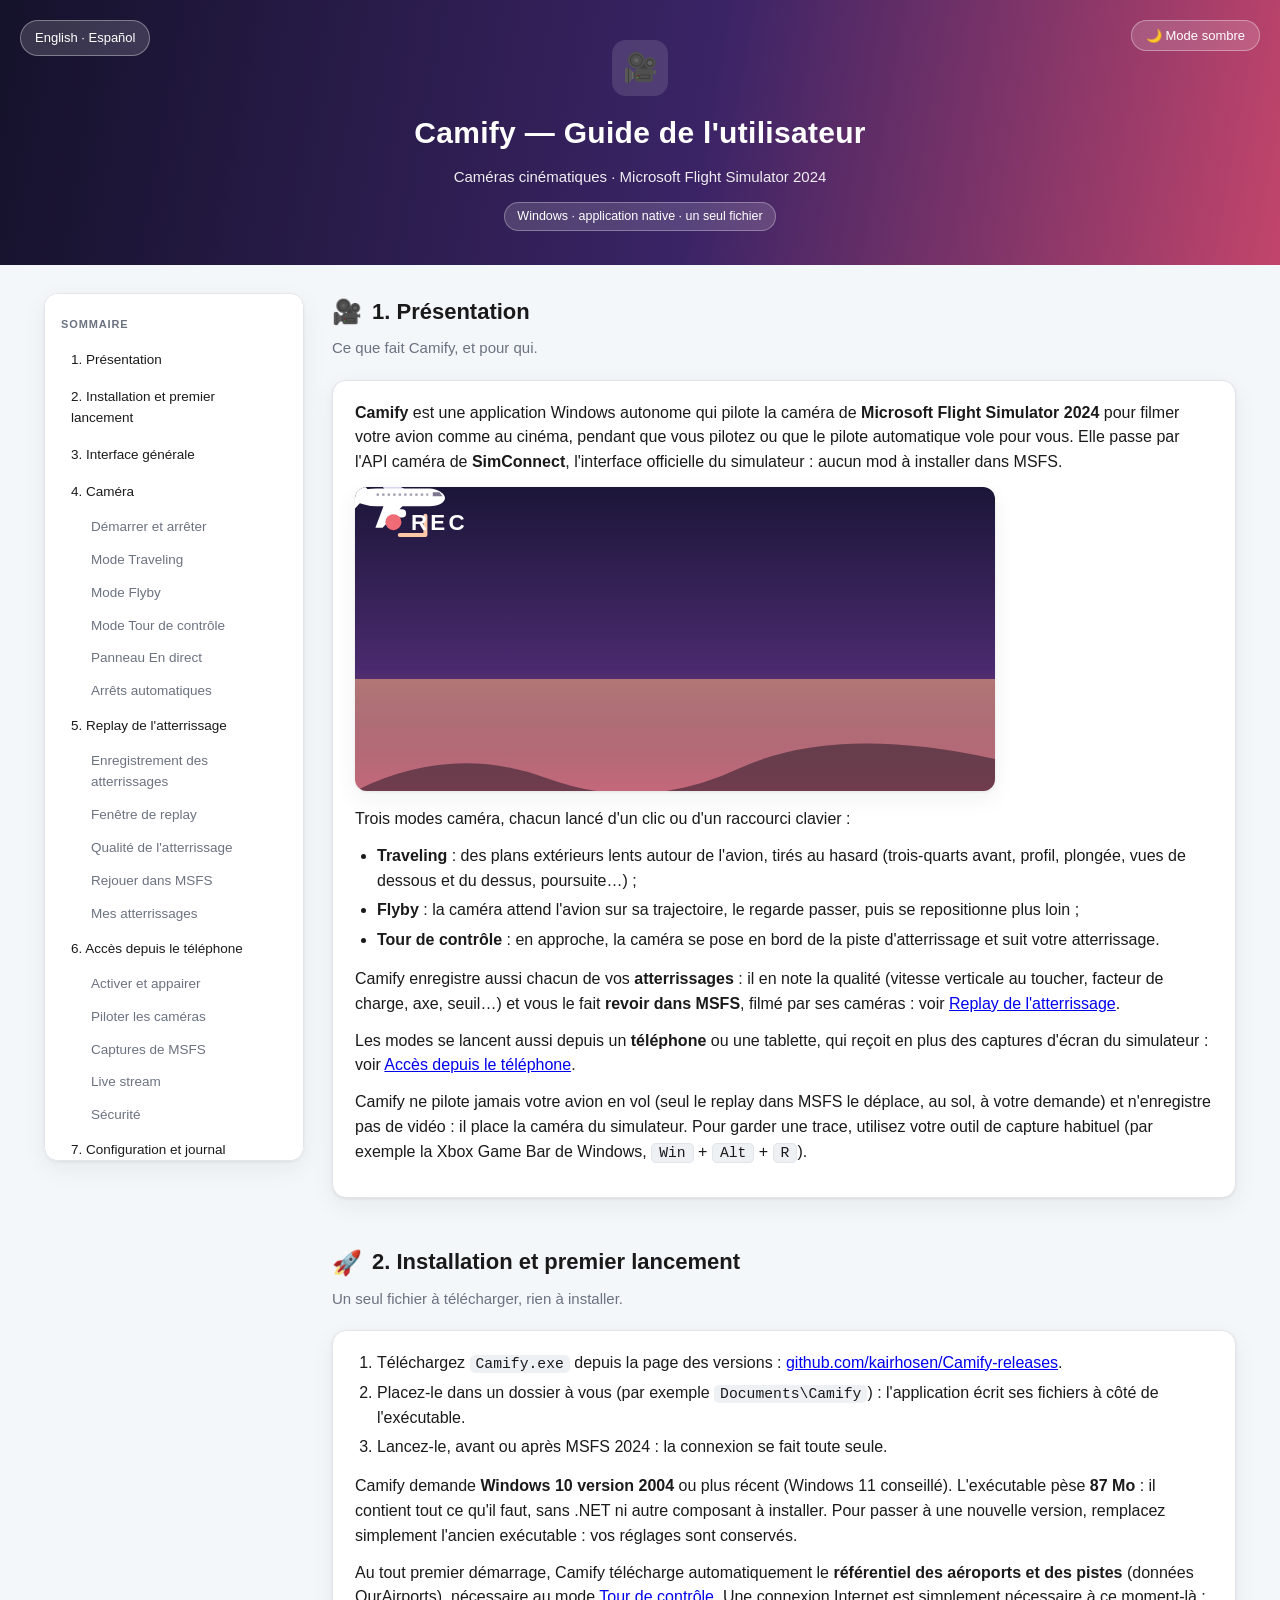
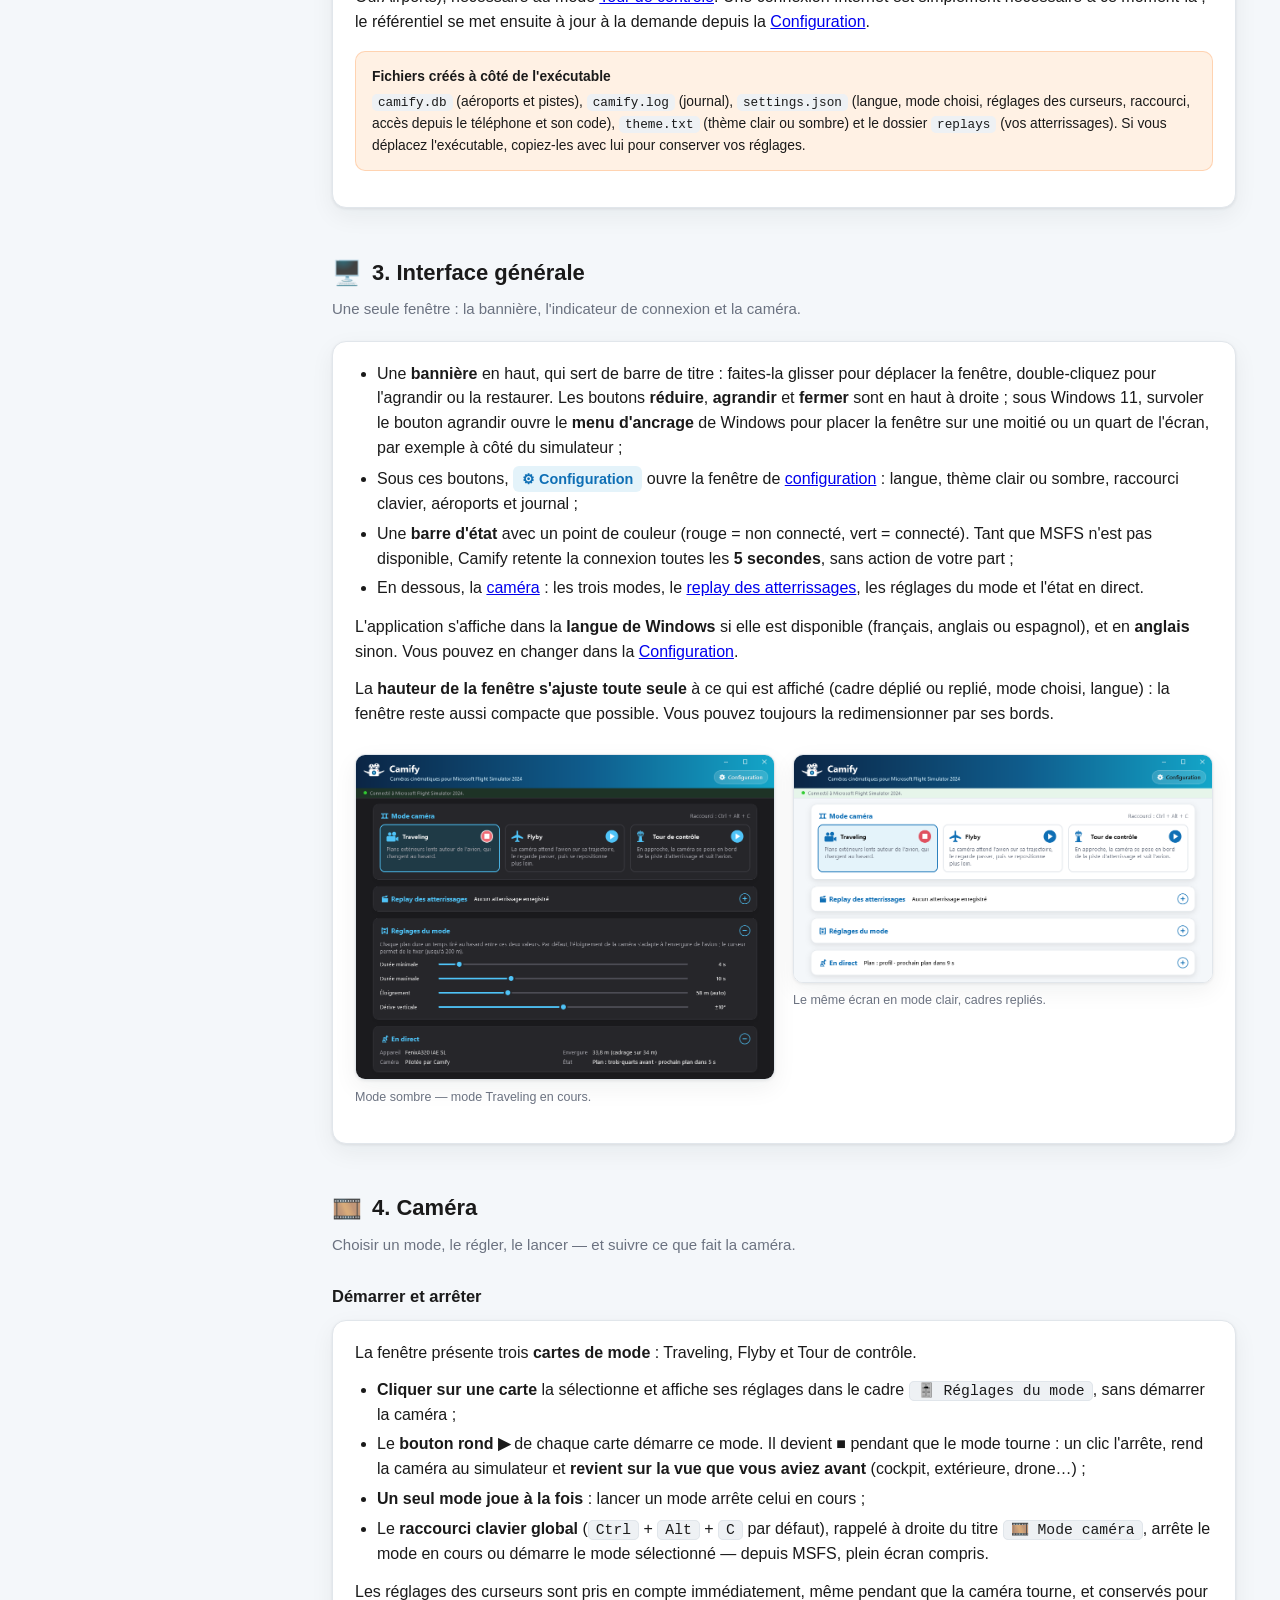
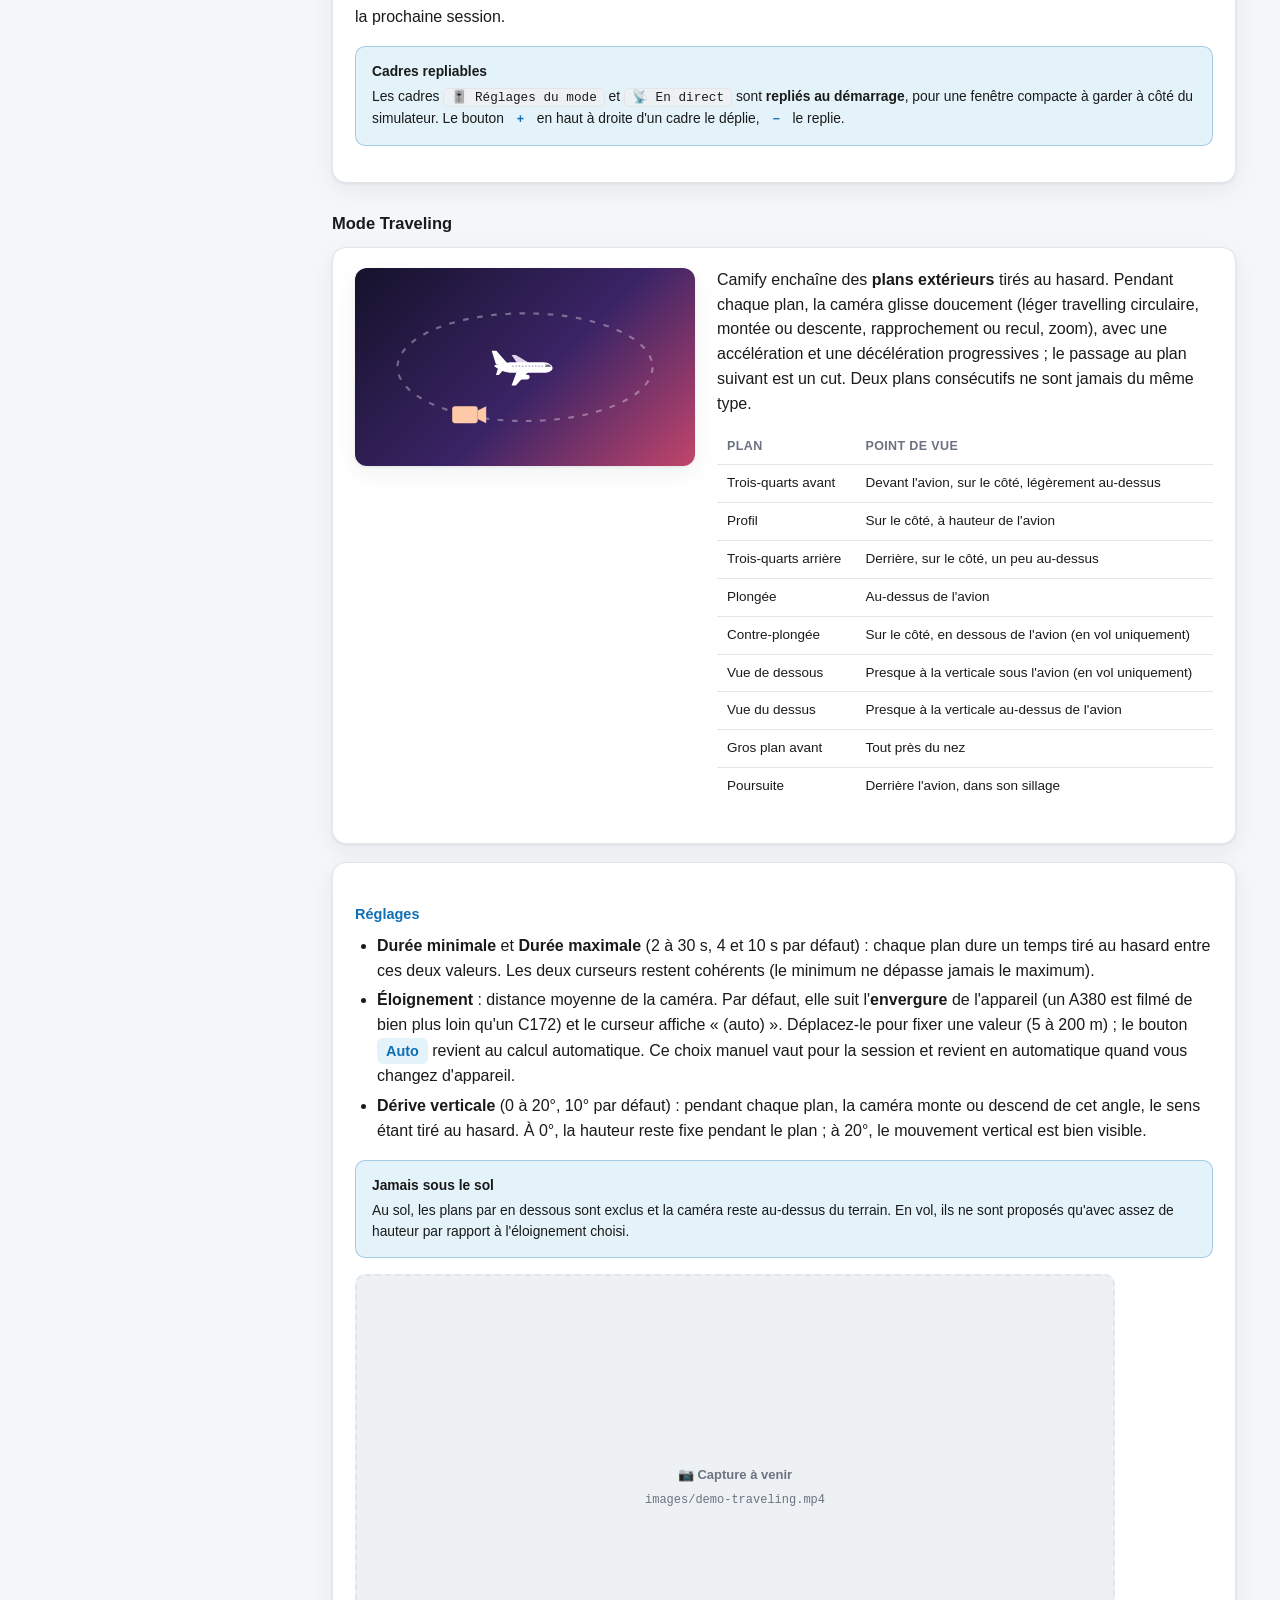
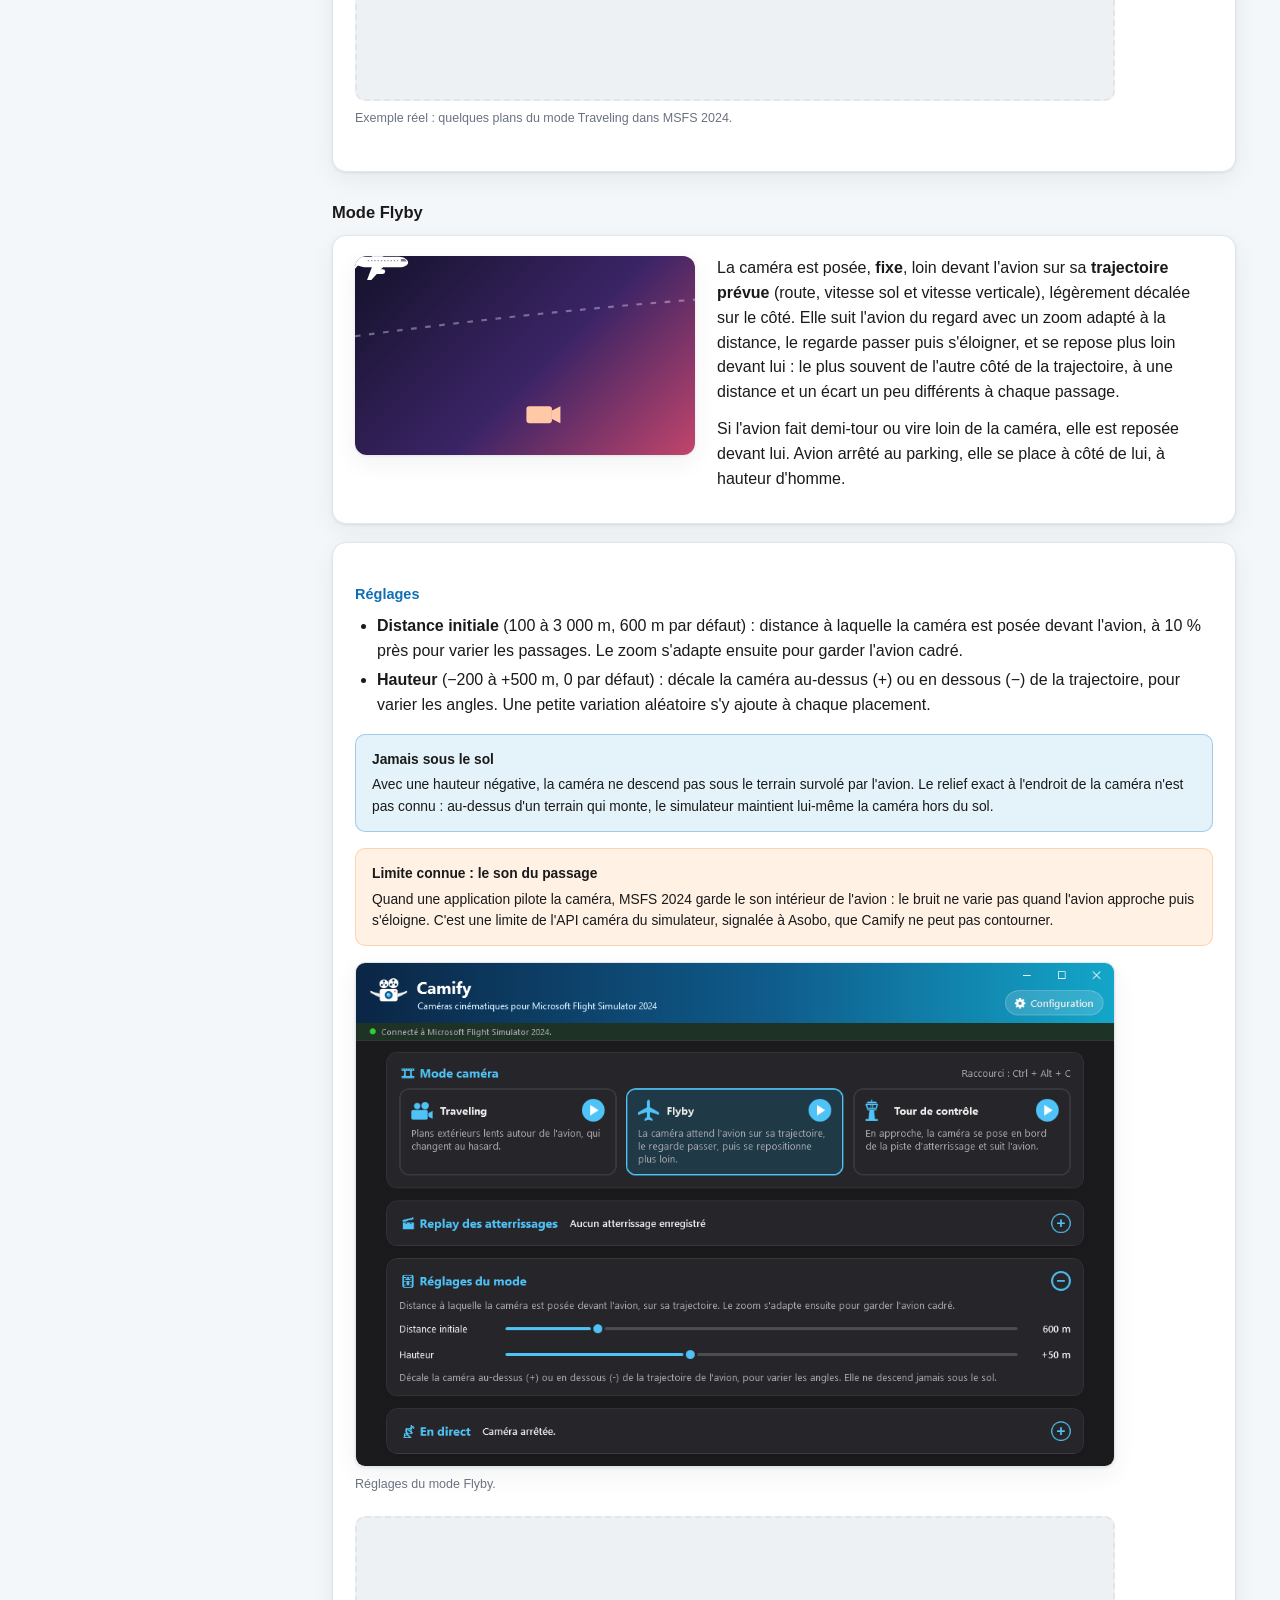
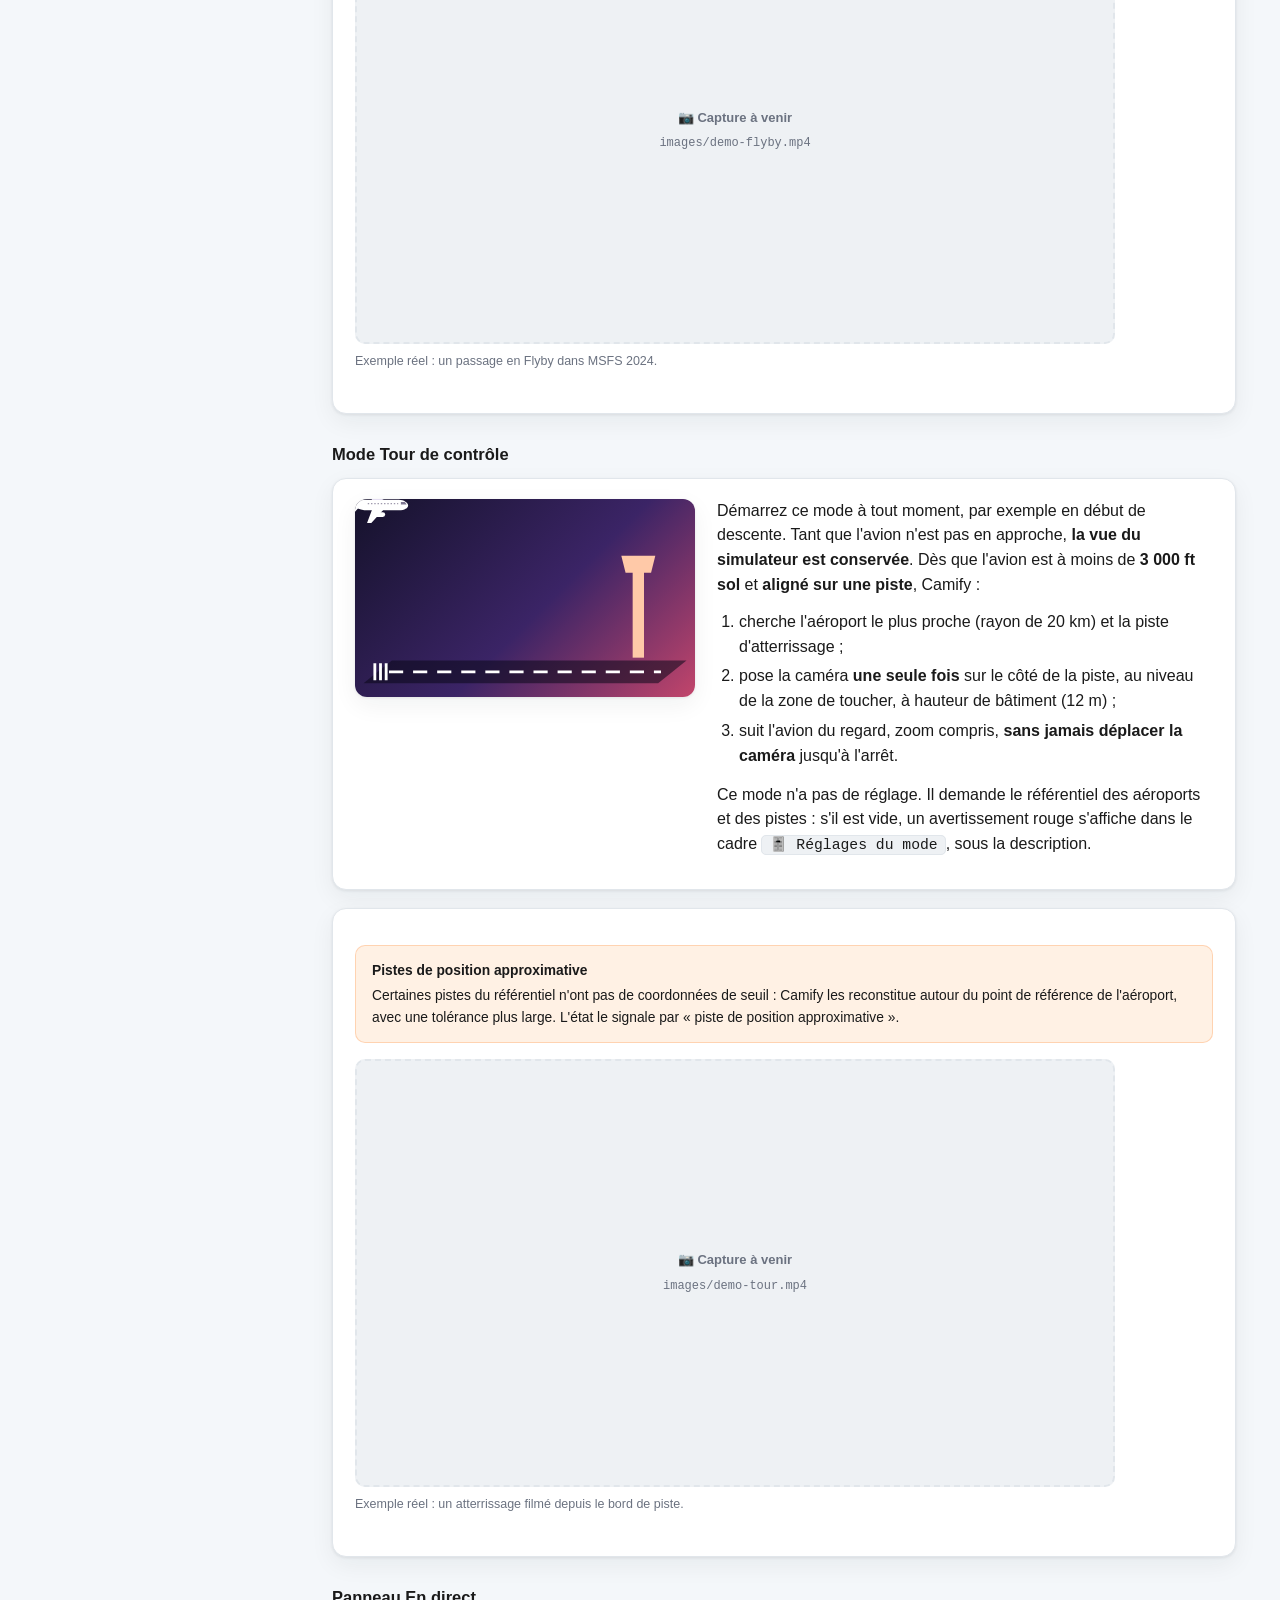
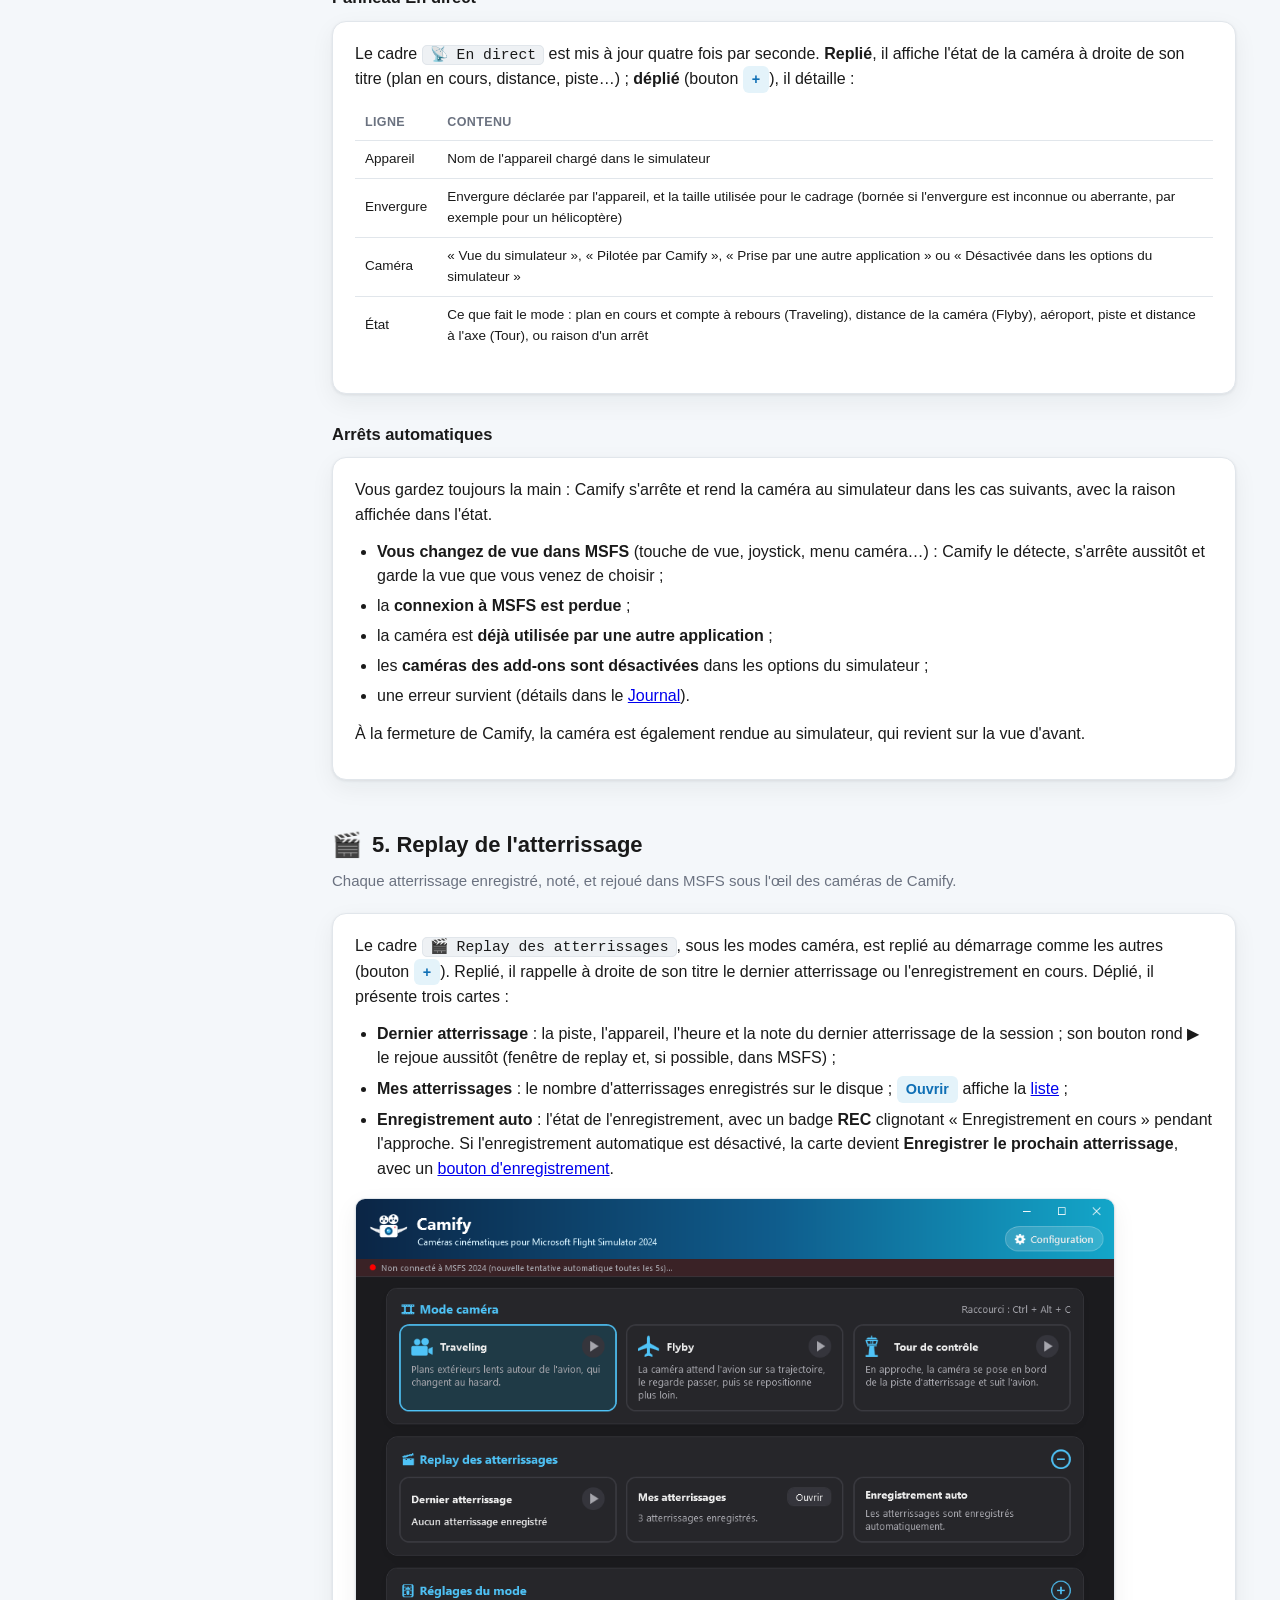
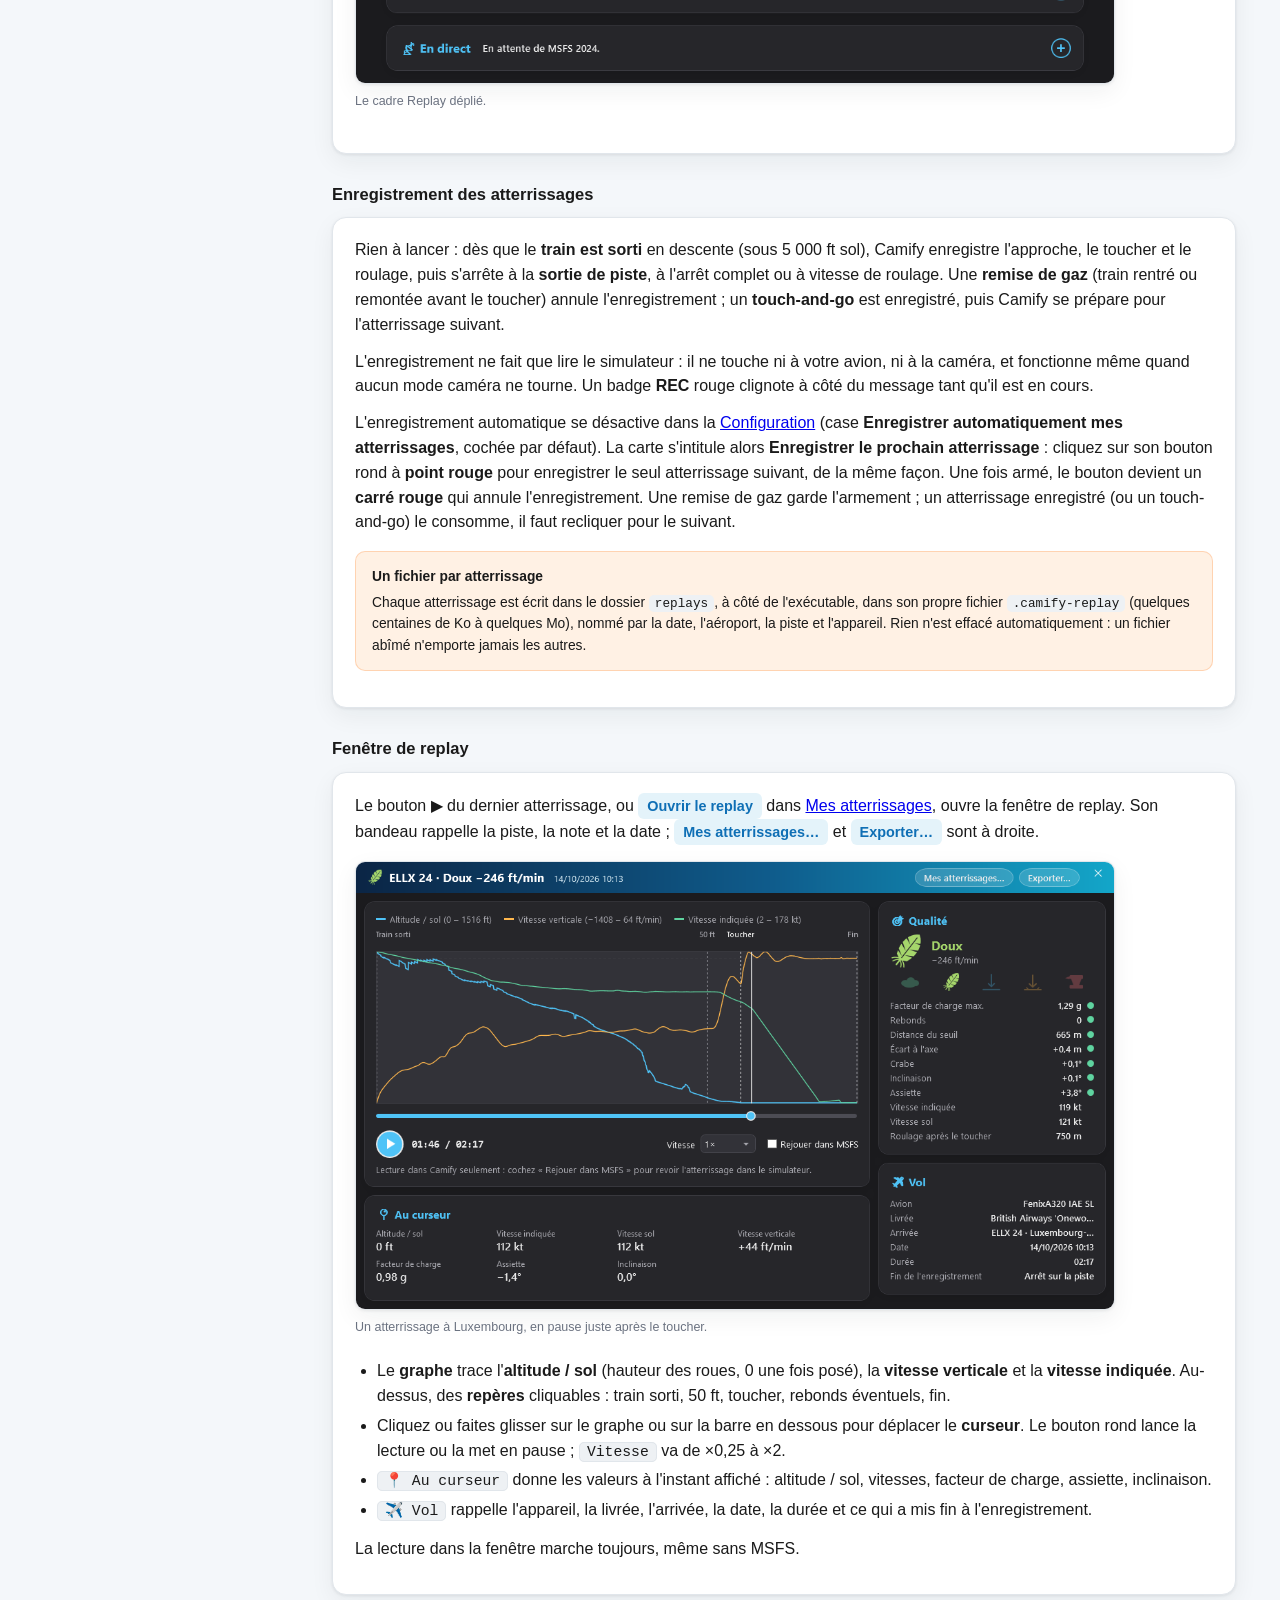
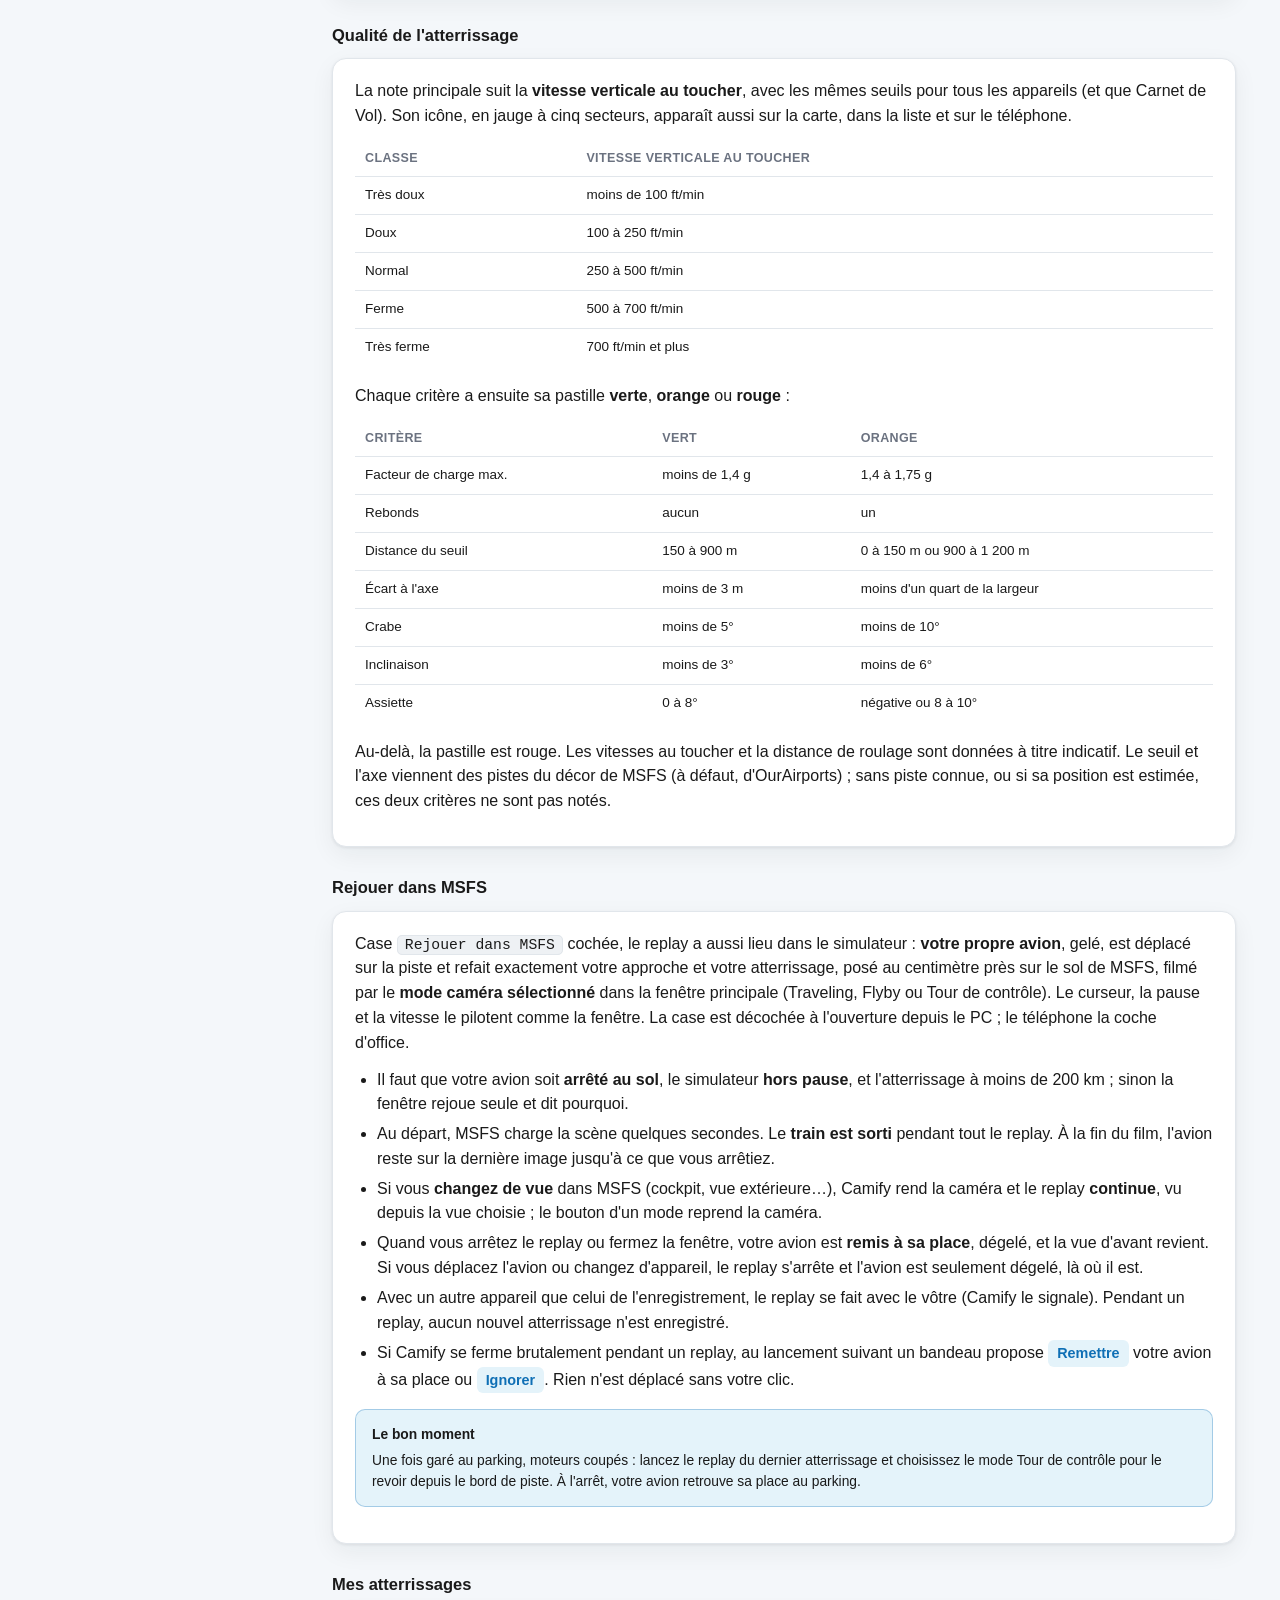
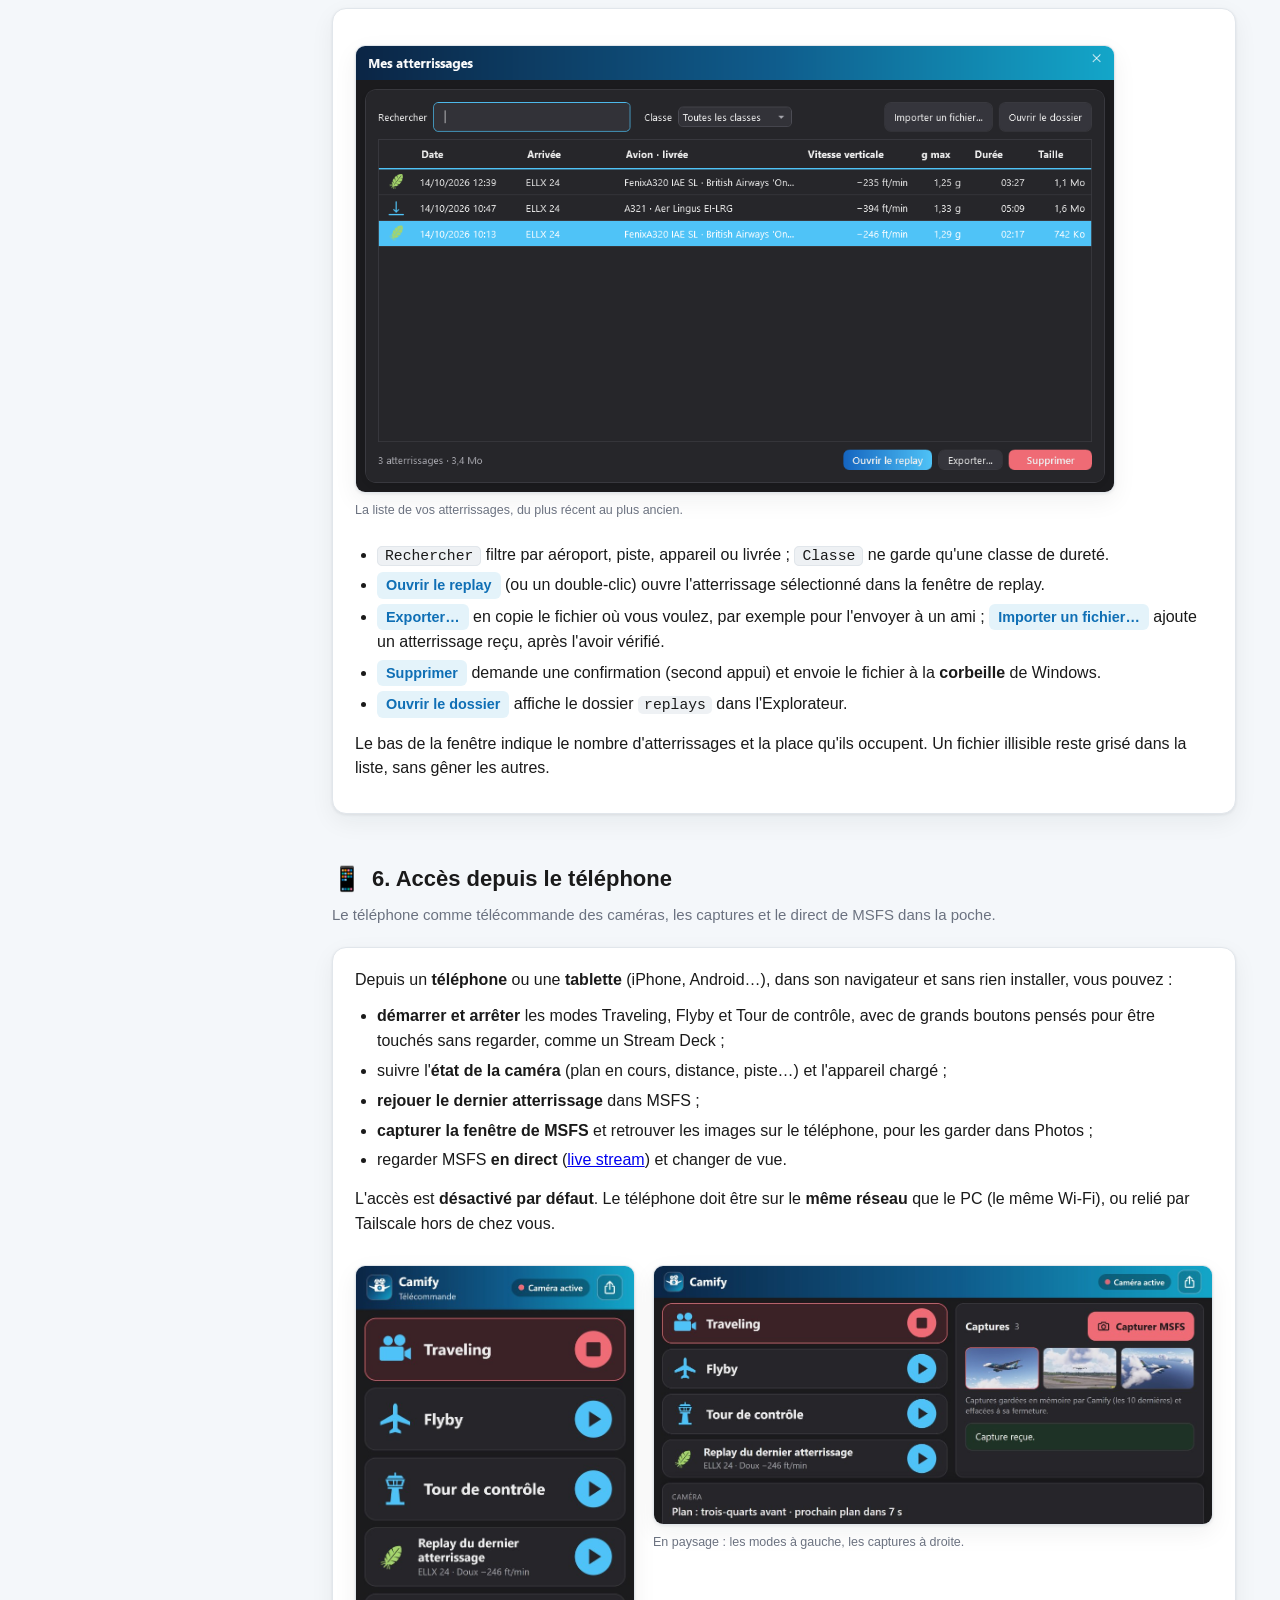
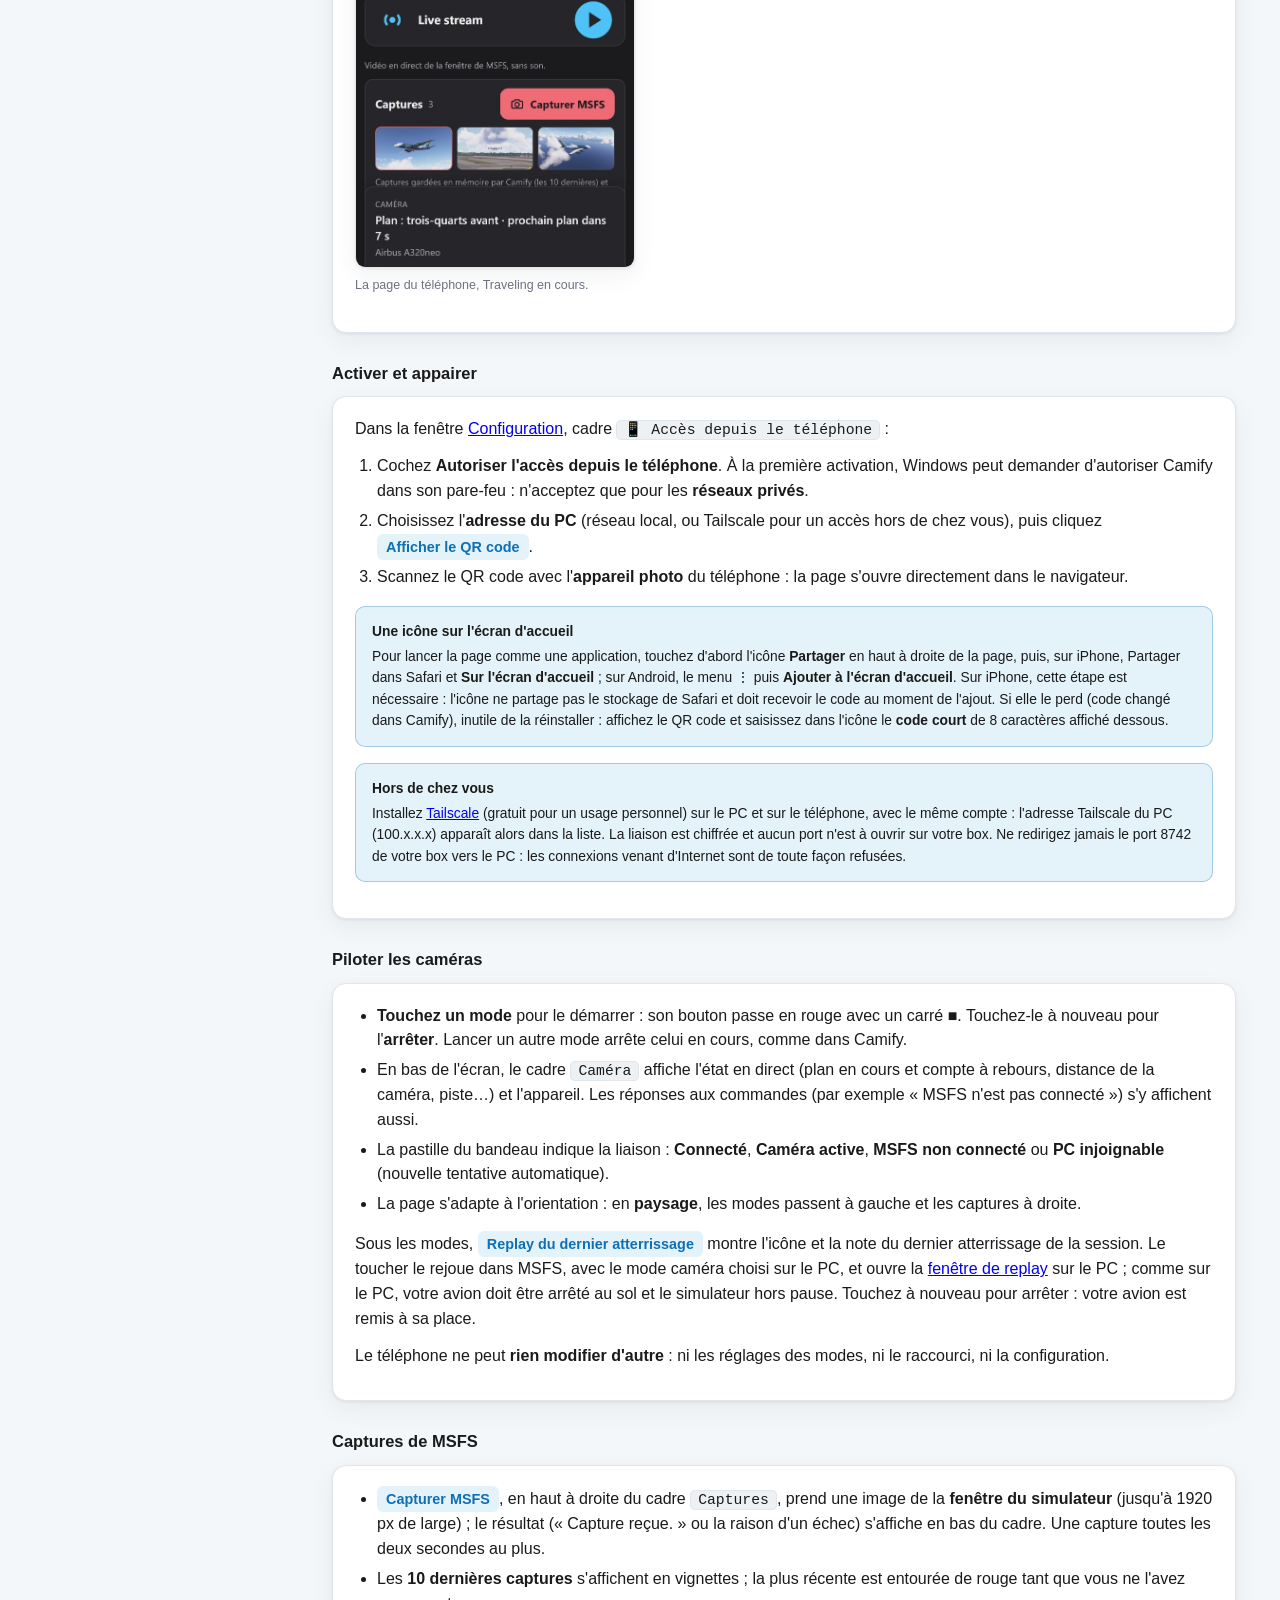
<file: guides/camify/guide-utilisateur.html>
<!DOCTYPE html>
<html lang="fr">
<head>
<meta charset="UTF-8" />
<meta name="viewport" content="width=device-width, initial-scale=1" />
<title>Camify — Guide de l'utilisateur</title>
<meta name="description" content="Guide complet de Camify, les caméras cinématiques pour Microsoft Flight Simulator 2024 : modes Traveling, Flyby et Tour de contrôle, réglages, raccourci clavier, pilotage, captures et live stream depuis le téléphone." />
<link rel="canonical" href="http://cdl.kairhosen.com/guides/camify/guide-utilisateur.html" />
<link rel="alternate" hreflang="fr" href="http://cdl.kairhosen.com/guides/camify/guide-utilisateur.html" />
<link rel="alternate" hreflang="en" href="http://cdl.kairhosen.com/guides/camify/user-guide.html" />
<link rel="alternate" hreflang="es" href="http://cdl.kairhosen.com/guides/camify/guia-usuario.html" />
<link rel="alternate" hreflang="x-default" href="http://cdl.kairhosen.com/guides/camify/guide-utilisateur.html" />
<link rel="stylesheet" href="guide.css" />
</head>
<body>

<header class="hero">
  <nav class="lang-switch" aria-label="Langue"><a href="user-guide.html" hreflang="en" lang="en">English</a> · <a href="guia-usuario.html" hreflang="es" lang="es">Español</a></nav>
  <button class="theme-toggle" id="themeToggle" type="button" data-dark="🌙 Mode sombre" data-light="☀️ Mode clair">🌙 Mode sombre</button>
  <div class="icon">🎥</div>
  <h1>Camify — Guide de l'utilisateur</h1>
  <p>Caméras cinématiques · Microsoft Flight Simulator 2024</p>
  <span class="badge">Windows · application native · un seul fichier</span>
</header>

<div class="layout">
  <nav class="toc" aria-label="Sommaire">
    <h2>Sommaire</h2>
    <ul>
      <li><a href="#presentation">1. Présentation</a></li>
      <li><a href="#premier-lancement">2. Installation et premier lancement</a></li>
      <li><a href="#interface">3. Interface générale</a></li>
      <li><a href="#onglet-camera">4. Caméra</a>
        <ul class="sub">
          <li><a href="#camera-demarrer">Démarrer et arrêter</a></li>
          <li><a href="#mode-traveling">Mode Traveling</a></li>
          <li><a href="#mode-flyby">Mode Flyby</a></li>
          <li><a href="#mode-tour">Mode Tour de contrôle</a></li>
          <li><a href="#camera-direct">Panneau En direct</a></li>
          <li><a href="#camera-arret">Arrêts automatiques</a></li>
        </ul>
      </li>
      <li><a href="#replay">5. Replay de l'atterrissage</a>
        <ul class="sub">
          <li><a href="#replay-enregistrement">Enregistrement des atterrissages</a></li>
          <li><a href="#replay-fenetre">Fenêtre de replay</a></li>
          <li><a href="#replay-qualite">Qualité de l'atterrissage</a></li>
          <li><a href="#replay-msfs">Rejouer dans MSFS</a></li>
          <li><a href="#replay-bibliotheque">Mes atterrissages</a></li>
        </ul>
      </li>
      <li><a href="#telephone">6. Accès depuis le téléphone</a>
        <ul class="sub">
          <li><a href="#telephone-activer">Activer et appairer</a></li>
          <li><a href="#telephone-modes">Piloter les caméras</a></li>
          <li><a href="#telephone-captures">Captures de MSFS</a></li>
          <li><a href="#telephone-live">Live stream</a></li>
          <li><a href="#telephone-securite">Sécurité</a></li>
        </ul>
      </li>
      <li><a href="#onglet-configuration">7. Configuration et journal</a></li>
      <li><a href="#astuces">8. Astuces &amp; bonnes pratiques</a></li>
      <li><a href="#depannage">9. Dépannage</a></li>
      <li><a href="#annexe-licences">Annexe — Sources et licences</a></li>
    </ul>
  </nav>

  <main>

    <section id="presentation">
      <h2 class="section-title"><span class="emoji">🎥</span> 1. Présentation</h2>
      <p class="section-lead">Ce que fait Camify, et pour qui.</p>
      <div class="card">
        <p><strong>Camify</strong> est une application Windows autonome qui pilote la caméra de
        <strong>Microsoft Flight Simulator 2024</strong> pour filmer votre avion comme au cinéma,
        pendant que vous pilotez ou que le pilote automatique vole pour vous. Elle passe par l'API
        caméra de <strong>SimConnect</strong>, l'interface officielle du simulateur : aucun mod à
        installer dans MSFS.</p>
        <figure class="anim anim-wide">
          <svg viewBox="0 0 400 220" preserveAspectRatio="xMidYMin slice" role="img" aria-label="Animation : un avion traverse le cadre, suivi par le viseur de la caméra">
            <defs>
              <linearGradient id="sky" x1="0" y1="0" x2="0" y2="1">
                <stop offset="0" stop-color="#FFB27A" stop-opacity="0.55" />
                <stop offset="1" stop-color="#FFB27A" stop-opacity="0" />
              </linearGradient>
            </defs>
            <rect x="0" y="120" width="400" height="100" fill="url(#sky)" />
            <path class="hills" d="M0 190 Q60 160 120 182 T240 176 T400 170 V220 H0 Z" />
            <g class="scene-plane">
              <g transform="scale(1.5)"><path fill="#DCD3EE" d="M13 2 L22.5 2 L11.5 -4.6 L8.5 -4.6 Z M-1 2.5 L4 2.5 L-0.5 -0.3 L-2.5 -0.3 Z"/><path d="M-2.5 2.2 L-5.5 -7.5 L-2.2 -7.5 L5.5 1.2 Z"/><path d="M-3.5 2.6 C1 1.4 5 0.6 9 0.6 L31 0.6 C34.5 0.6 37.5 2.8 37.5 4.6 C37.5 6.4 35 8 31 8 L9 8 C4 8 0 6.2 -3.5 3.6 Z"/><path fill="#2A1D4A" fill-opacity="0.6" d="M32.4 2.2 L35.2 2.2 L36.5 3.9 L32.4 3.9 Z"/><path stroke="#2A1D4A" stroke-opacity="0.45" stroke-width="0.9" stroke-dasharray="1 1.3" d="M9 3.2 H30.5"/><path d="M13 5 L22.5 5 L11.5 17 L8.5 17 Z M-1 4.6 L4 4.6 L-0.5 9.5 L-2.5 9.5 Z"/><path d="M13 9.3 H19.6 A1.7 1.7 0 0 1 19.6 12.7 H13 Z"/></g>
            </g>
            <g class="scene-frame">
              <path d="M-44 -30 h16 M-44 -30 v12 M44 -30 h-16 M44 -30 v12 M-44 30 h16 M-44 30 v-12 M44 30 h-16 M44 30 v-12" />
              <circle r="3" />
            </g>
            <g class="scene-rec"><circle cx="24" cy="22" r="5" /><text x="35" y="27">REC</text></g>
          </svg>
        </figure>
        <p>Trois modes caméra, chacun lancé d'un clic ou d'un raccourci clavier :</p>
        <ul>
          <li><strong>Traveling</strong> : des plans extérieurs lents autour de l'avion, tirés au
          hasard (trois-quarts avant, profil, plongée, vues de dessous et du dessus, poursuite…) ;</li>
          <li><strong>Flyby</strong> : la caméra attend l'avion sur sa trajectoire, le regarde
          passer, puis se repositionne plus loin ;</li>
          <li><strong>Tour de contrôle</strong> : en approche, la caméra se pose en bord de la piste
          d'atterrissage et suit votre atterrissage.</li>
        </ul>
        <p>Camify enregistre aussi chacun de vos <strong>atterrissages</strong> : il en note la
        qualité (vitesse verticale au toucher, facteur de charge, axe, seuil…) et vous le fait
        <strong>revoir dans MSFS</strong>, filmé par ses caméras : voir
        <a href="#replay">Replay de l'atterrissage</a>.</p>
        <p>Les modes se lancent aussi depuis un <strong>téléphone</strong> ou une tablette, qui
        reçoit en plus des captures d'écran du simulateur : voir
        <a href="#telephone">Accès depuis le téléphone</a>.</p>
        <p>Camify ne pilote jamais votre avion en vol (seul le replay dans MSFS le déplace, au sol, à votre demande) et n'enregistre pas de vidéo : il place la caméra du
        simulateur. Pour garder une trace, utilisez votre outil de capture habituel (par exemple
        la Xbox Game Bar de Windows, <kbd>Win</kbd>&nbsp;+&nbsp;<kbd>Alt</kbd>&nbsp;+&nbsp;<kbd>R</kbd>).</p>
      </div>
    </section>

    <section id="premier-lancement">
      <h2 class="section-title"><span class="emoji">🚀</span> 2. Installation et premier lancement</h2>
      <p class="section-lead">Un seul fichier à télécharger, rien à installer.</p>
      <div class="card">
        <ol>
          <li>Téléchargez <code class="path">Camify.exe</code> depuis la page des versions :
          <a href="https://github.com/kairhosen/Camify-releases/releases/latest" target="_blank" rel="noopener">github.com/kairhosen/Camify-releases</a>.</li>
          <li>Placez-le dans un dossier à vous (par exemple <code class="path">Documents\Camify</code>) :
          l'application écrit ses fichiers à côté de l'exécutable.</li>
          <li>Lancez-le, avant ou après MSFS 2024 : la connexion se fait toute seule.</li>
        </ol>
        <p>Camify demande <strong>Windows 10 version 2004</strong> ou plus récent (Windows 11
        conseillé). L'exécutable pèse <strong>87 Mo</strong> : il contient tout ce qu'il faut, sans
        .NET ni autre composant à installer. Pour passer à une nouvelle version, remplacez
        simplement l'ancien exécutable : vos réglages sont conservés.</p>
        <p>Au tout premier démarrage, Camify télécharge automatiquement le <strong>référentiel des
        aéroports et des pistes</strong> (données OurAirports), nécessaire au mode
        <a href="#mode-tour">Tour de contrôle</a>. Une connexion Internet est simplement nécessaire
        à ce moment-là ; le référentiel se met ensuite à jour à la demande depuis la
        <a href="#onglet-configuration">Configuration</a>.</p>
        <div class="callout note">
          <strong>Fichiers créés à côté de l'exécutable</strong>
          <code class="path">camify.db</code> (aéroports et pistes),
          <code class="path">camify.log</code> (journal),
          <code class="path">settings.json</code> (langue, mode choisi, réglages des curseurs,
          raccourci, accès depuis le téléphone et son code), <code class="path">theme.txt</code> (thème clair ou sombre) et le dossier
          <code class="path">replays</code> (vos atterrissages). Si vous déplacez
          l'exécutable, copiez-les avec lui pour conserver vos réglages.
        </div>
      </div>
    </section>

    <section id="interface">
      <h2 class="section-title"><span class="emoji">🖥️</span> 3. Interface générale</h2>
      <p class="section-lead">Une seule fenêtre : la bannière, l'indicateur de connexion et la caméra.</p>
      <div class="card">
        <ul>
          <li>Une <strong>bannière</strong> en haut, qui sert de barre de titre : faites-la glisser
          pour déplacer la fenêtre, double-cliquez pour l'agrandir ou la restaurer. Les boutons
          <strong>réduire</strong>, <strong>agrandir</strong> et <strong>fermer</strong> sont en haut
          à droite ; sous Windows 11, survoler le bouton agrandir ouvre le <strong>menu
          d'ancrage</strong> de Windows pour placer la fenêtre sur une moitié ou un quart de
          l'écran, par exemple à côté du simulateur ;</li>
          <li>Sous ces boutons, <span class="btn-label">⚙ Configuration</span> ouvre la fenêtre de
          <a href="#onglet-configuration">configuration</a> : langue, thème clair ou sombre,
          raccourci clavier, aéroports et journal ;</li>
          <li>Une <strong>barre d'état</strong> avec un point de couleur (rouge = non connecté,
          vert = connecté). Tant que MSFS n'est pas disponible, Camify retente la connexion toutes
          les <strong>5 secondes</strong>, sans action de votre part ;</li>
          <li>En dessous, la <a href="#onglet-camera">caméra</a> : les trois modes, le
          <a href="#replay">replay des atterrissages</a>, les réglages du mode et l'état en
          direct.</li>
        </ul>
        <p>L'application s'affiche dans la <strong>langue de Windows</strong> si elle est disponible
        (français, anglais ou espagnol), et en <strong>anglais</strong> sinon. Vous pouvez en changer
        dans la <a href="#onglet-configuration">Configuration</a>.</p>
        <p>La <strong>hauteur de la fenêtre s'ajuste toute seule</strong> à ce qui est affiché
        (cadre déplié ou replié, mode choisi, langue) : la fenêtre reste aussi compacte que
        possible. Vous pouvez toujours la redimensionner par ses bords.</p>
        <div class="shot-row">
          <figure class="shot">
            <img src="images/fr-onglet-camera-sombre.png" alt="Fenêtre de Camify en mode sombre, mode Traveling en cours" loading="lazy" />
            <figcaption>Mode sombre — mode Traveling en cours.</figcaption>
          </figure>
          <figure class="shot">
            <img src="images/fr-onglet-camera-clair.png" alt="Fenêtre de Camify en mode clair" loading="lazy" />
            <figcaption>Le même écran en mode clair, cadres repliés.</figcaption>
          </figure>
        </div>
      </div>
    </section>

    <section id="onglet-camera" class="tab-section">
      <h2 class="section-title"><span class="emoji">🎞️</span> 4. Caméra</h2>
      <p class="section-lead">Choisir un mode, le régler, le lancer — et suivre ce que fait la caméra.</p>

      <h3 id="camera-demarrer">Démarrer et arrêter</h3>
      <div class="card">
        <p>La fenêtre présente trois <strong>cartes de mode</strong> : Traveling, Flyby et Tour de
        contrôle.</p>
        <ul>
          <li><strong>Cliquer sur une carte</strong> la sélectionne et affiche ses réglages dans le
          cadre <span class="ui">🎚️ Réglages du mode</span>, sans démarrer la caméra ;</li>
          <li>Le <strong>bouton rond ▶</strong> de chaque carte démarre ce mode. Il devient
          <strong>■</strong> pendant que le mode tourne : un clic l'arrête, rend la caméra au
          simulateur et <strong>revient sur la vue que vous aviez avant</strong> (cockpit,
          extérieure, drone…) ;</li>
          <li><strong>Un seul mode joue à la fois</strong> : lancer un mode arrête celui en cours ;</li>
          <li>Le <strong>raccourci clavier global</strong> (<kbd>Ctrl</kbd>&nbsp;+&nbsp;<kbd>Alt</kbd>&nbsp;+&nbsp;<kbd>C</kbd>
          par défaut), rappelé à droite du titre <span class="ui">🎞️ Mode caméra</span>, arrête le
          mode en cours ou démarre le mode sélectionné — depuis MSFS, plein écran compris.</li>
        </ul>
        <p>Les réglages des curseurs sont pris en compte immédiatement, même pendant que la caméra
        tourne, et conservés pour la prochaine session.</p>
        <div class="callout tip">
          <strong>Cadres repliables</strong>
          Les cadres <span class="ui">🎚️ Réglages du mode</span> et <span class="ui">📡 En direct</span>
          sont <strong>repliés au démarrage</strong>, pour une fenêtre compacte à garder à côté du
          simulateur. Le bouton <span class="btn-label">+</span> en haut à droite d'un cadre le
          déplie, <span class="btn-label">−</span> le replie.
        </div>
      </div>

      <h3 id="mode-traveling">Mode Traveling</h3>
      <div class="card mode-card">
        <figure class="anim">
          <svg viewBox="0 0 240 140" role="img" aria-label="Animation : la caméra tourne lentement autour de l'avion">
            <ellipse class="orbit" cx="120" cy="70" rx="90" ry="38" />
            <g class="art-plane" transform="translate(102 66)"><path fill="#DCD3EE" d="M13 2 L22.5 2 L11.5 -4.6 L8.5 -4.6 Z M-1 2.5 L4 2.5 L-0.5 -0.3 L-2.5 -0.3 Z"/><path d="M-2.5 2.2 L-5.5 -7.5 L-2.2 -7.5 L5.5 1.2 Z"/><path d="M-3.5 2.6 C1 1.4 5 0.6 9 0.6 L31 0.6 C34.5 0.6 37.5 2.8 37.5 4.6 C37.5 6.4 35 8 31 8 L9 8 C4 8 0 6.2 -3.5 3.6 Z"/><path fill="#2A1D4A" fill-opacity="0.6" d="M32.4 2.2 L35.2 2.2 L36.5 3.9 L32.4 3.9 Z"/><path stroke="#2A1D4A" stroke-opacity="0.45" stroke-width="0.9" stroke-dasharray="1 1.3" d="M9 3.2 H30.5"/><path d="M13 5 L22.5 5 L11.5 17 L8.5 17 Z M-1 4.6 L4 4.6 L-0.5 9.5 L-2.5 9.5 Z"/><path d="M13 9.3 H19.6 A1.7 1.7 0 0 1 19.6 12.7 H13 Z"/></g>
            <g class="art-cam"><rect x="-9" y="-6" width="18" height="12" rx="2"/><path d="M9 -3 L15 -6 V6 L9 3 Z"/>
              <animateMotion dur="9s" repeatCount="indefinite" path="M210 70 A90 38 0 1 1 30 70 A90 38 0 1 1 210 70" /></g>
          </svg>
        </figure>
        <div>
          <p>Camify enchaîne des <strong>plans extérieurs</strong> tirés au hasard. Pendant chaque
          plan, la caméra glisse doucement (léger travelling circulaire, montée ou descente, rapprochement ou
          recul, zoom), avec une accélération et une décélération progressives ; le passage au plan
          suivant est un cut. Deux plans consécutifs ne sont jamais du même type.</p>
          <table>
            <tr><th>Plan</th><th>Point de vue</th></tr>
            <tr><td>Trois-quarts avant</td><td>Devant l'avion, sur le côté, légèrement au-dessus</td></tr>
            <tr><td>Profil</td><td>Sur le côté, à hauteur de l'avion</td></tr>
            <tr><td>Trois-quarts arrière</td><td>Derrière, sur le côté, un peu au-dessus</td></tr>
            <tr><td>Plongée</td><td>Au-dessus de l'avion</td></tr>
            <tr><td>Contre-plongée</td><td>Sur le côté, en dessous de l'avion (en vol uniquement)</td></tr>
            <tr><td>Vue de dessous</td><td>Presque à la verticale sous l'avion (en vol uniquement)</td></tr>
            <tr><td>Vue du dessus</td><td>Presque à la verticale au-dessus de l'avion</td></tr>
            <tr><td>Gros plan avant</td><td>Tout près du nez</td></tr>
            <tr><td>Poursuite</td><td>Derrière l'avion, dans son sillage</td></tr>
          </table>
        </div>
      </div>
      <div class="card">
        <h4>Réglages</h4>
        <ul>
          <li><strong>Durée minimale</strong> et <strong>Durée maximale</strong> (2 à 30 s, 4 et 10 s
          par défaut) : chaque plan dure un temps tiré au hasard entre ces deux valeurs. Les deux
          curseurs restent cohérents (le minimum ne dépasse jamais le maximum).</li>
          <li><strong>Éloignement</strong> : distance moyenne de la caméra. Par défaut, elle suit
          l'<strong>envergure</strong> de l'appareil (un A380 est filmé de bien plus loin qu'un C172)
          et le curseur affiche « (auto) ». Déplacez-le pour fixer une valeur (5 à 200 m) ; le
          bouton <span class="btn-label">Auto</span> revient au calcul automatique. Ce choix manuel
          vaut pour la session et revient en automatique quand vous changez d'appareil.</li>
          <li><strong>Dérive verticale</strong> (0 à 20°, 10° par défaut) : pendant chaque plan, la
          caméra monte ou descend de cet angle, le sens étant tiré au hasard. À 0°, la hauteur reste
          fixe pendant le plan ; à 20°, le mouvement vertical est bien visible.</li>
        </ul>
        <div class="callout tip">
          <strong>Jamais sous le sol</strong>
          Au sol, les plans par en dessous sont exclus et la caméra reste au-dessus du terrain. En
          vol, ils ne sont proposés qu'avec assez de hauteur par rapport à l'éloignement choisi.
        </div>
        <figure class="shot">
          <video src="images/demo-traveling.mp4" muted loop playsinline autoplay preload="metadata"></video>
          <figcaption>Exemple réel : quelques plans du mode Traveling dans MSFS 2024.</figcaption>
        </figure>
      </div>

      <h3 id="mode-flyby">Mode Flyby</h3>
      <div class="card mode-card">
        <figure class="anim">
          <svg viewBox="0 0 240 140" role="img" aria-label="Animation : l'avion passe devant une caméra fixe">
            <path class="path" d="M-10 58 Q120 40 250 30" />
            <g class="art-plane fly-across"><path fill="#DCD3EE" d="M13 2 L22.5 2 L11.5 -4.6 L8.5 -4.6 Z M-1 2.5 L4 2.5 L-0.5 -0.3 L-2.5 -0.3 Z"/><path d="M-2.5 2.2 L-5.5 -7.5 L-2.2 -7.5 L5.5 1.2 Z"/><path d="M-3.5 2.6 C1 1.4 5 0.6 9 0.6 L31 0.6 C34.5 0.6 37.5 2.8 37.5 4.6 C37.5 6.4 35 8 31 8 L9 8 C4 8 0 6.2 -3.5 3.6 Z"/><path fill="#2A1D4A" fill-opacity="0.6" d="M32.4 2.2 L35.2 2.2 L36.5 3.9 L32.4 3.9 Z"/><path stroke="#2A1D4A" stroke-opacity="0.45" stroke-width="0.9" stroke-dasharray="1 1.3" d="M9 3.2 H30.5"/><path d="M13 5 L22.5 5 L11.5 17 L8.5 17 Z M-1 4.6 L4 4.6 L-0.5 9.5 L-2.5 9.5 Z"/><path d="M13 9.3 H19.6 A1.7 1.7 0 0 1 19.6 12.7 H13 Z"/></g>
            <g class="art-cam" transform="translate(130 112)"><rect x="-9" y="-6" width="18" height="12" rx="2"/><path d="M9 -3 L15 -6 V6 L9 3 Z"/></g>
          </svg>
        </figure>
        <div>
          <p>La caméra est posée, <strong>fixe</strong>, loin devant l'avion sur sa
          <strong>trajectoire prévue</strong> (route, vitesse sol et vitesse verticale), légèrement
          décalée sur le côté. Elle suit l'avion du regard avec un zoom adapté à la distance, le
          regarde passer puis s'éloigner, et se repose plus loin devant lui : le plus souvent de
          l'autre côté de la trajectoire, à une distance et un écart un peu différents à chaque
          passage.</p>
          <p>Si l'avion fait demi-tour ou vire loin de la caméra, elle est reposée devant lui.
          Avion arrêté au parking, elle se place à côté de lui, à hauteur d'homme.</p>
        </div>
      </div>
      <div class="card">
        <h4>Réglages</h4>
        <ul>
          <li><strong>Distance initiale</strong> (100 à 3 000 m, 600 m par défaut) : distance à
          laquelle la caméra est posée devant l'avion, à 10 % près pour varier les passages. Le zoom
          s'adapte ensuite pour garder l'avion
          cadré.</li>
          <li><strong>Hauteur</strong> (−200 à +500 m, 0 par défaut) : décale la caméra au-dessus
          (+) ou en dessous (−) de la trajectoire, pour varier les angles. Une petite variation
          aléatoire s'y ajoute à chaque placement.</li>
        </ul>
        <div class="callout tip">
          <strong>Jamais sous le sol</strong>
          Avec une hauteur négative, la caméra ne descend pas sous le terrain survolé par l'avion.
          Le relief exact à l'endroit de la caméra n'est pas connu : au-dessus d'un terrain qui
          monte, le simulateur maintient lui-même la caméra hors du sol.
        </div>
        <div class="callout note">
          <strong>Limite connue : le son du passage</strong>
          Quand une application pilote la caméra, MSFS 2024 garde le son intérieur de l'avion : le
          bruit ne varie pas quand l'avion approche puis s'éloigne. C'est une limite de l'API
          caméra du simulateur, signalée à Asobo, que Camify ne peut pas contourner.
        </div>
        <figure class="shot">
          <img src="images/fr-reglages-flyby.png" alt="Réglages du mode Flyby : distance initiale et hauteur" loading="lazy" />
          <figcaption>Réglages du mode Flyby.</figcaption>
        </figure>
        <figure class="shot">
          <video src="images/demo-flyby.mp4" muted loop playsinline autoplay preload="metadata"></video>
          <figcaption>Exemple réel : un passage en Flyby dans MSFS 2024.</figcaption>
        </figure>
      </div>

      <h3 id="mode-tour">Mode Tour de contrôle</h3>
      <div class="card mode-card">
        <figure class="anim">
          <svg viewBox="0 0 240 140" role="img" aria-label="Animation : l'avion se pose sur la piste, filmé depuis la tour">
            <g class="tower-icon" transform="translate(200 40)"><rect x="-4" y="10" width="8" height="62"/><path d="M-12 0 H12 L9 12 H-9 Z"/></g>
            <path class="runway" d="M6 130 L214 130 L234 114 L26 114 Z" />
            <path class="runway-line" d="M24 122 H216" />
            <path class="runway-threshold" d="M14 116 V128 M18 116 V128 M22 116 V128" />
            <g class="art-plane landing"><path fill="#DCD3EE" d="M13 2 L22.5 2 L11.5 -4.6 L8.5 -4.6 Z M-1 2.5 L4 2.5 L-0.5 -0.3 L-2.5 -0.3 Z"/><path d="M-2.5 2.2 L-5.5 -7.5 L-2.2 -7.5 L5.5 1.2 Z"/><path d="M-3.5 2.6 C1 1.4 5 0.6 9 0.6 L31 0.6 C34.5 0.6 37.5 2.8 37.5 4.6 C37.5 6.4 35 8 31 8 L9 8 C4 8 0 6.2 -3.5 3.6 Z"/><path fill="#2A1D4A" fill-opacity="0.6" d="M32.4 2.2 L35.2 2.2 L36.5 3.9 L32.4 3.9 Z"/><path stroke="#2A1D4A" stroke-opacity="0.45" stroke-width="0.9" stroke-dasharray="1 1.3" d="M9 3.2 H30.5"/><path d="M13 5 L22.5 5 L11.5 17 L8.5 17 Z M-1 4.6 L4 4.6 L-0.5 9.5 L-2.5 9.5 Z"/><path d="M13 9.3 H19.6 A1.7 1.7 0 0 1 19.6 12.7 H13 Z"/></g>
          </svg>
        </figure>
        <div>
          <p>Démarrez ce mode à tout moment, par exemple en début de descente. Tant que l'avion
          n'est pas en approche, <strong>la vue du simulateur est conservée</strong>. Dès que l'avion
          est à moins de <strong>3 000 ft sol</strong> et <strong>aligné sur une piste</strong>,
          Camify :</p>
          <ol>
            <li>cherche l'aéroport le plus proche (rayon de 20 km) et la piste d'atterrissage ;</li>
            <li>pose la caméra <strong>une seule fois</strong> sur le côté de la piste, au niveau de
            la zone de toucher, à hauteur de bâtiment (12 m) ;</li>
            <li>suit l'avion du regard, zoom compris, <strong>sans jamais déplacer la caméra</strong>
            jusqu'à l'arrêt.</li>
          </ol>
          <p>Ce mode n'a pas de réglage. Il demande le référentiel des aéroports et des pistes :
          s'il est vide, un avertissement rouge s'affiche dans le cadre
          <span class="ui">🎚️ Réglages du mode</span>, sous la description.</p>
        </div>
      </div>
      <div class="card">
        <div class="callout note">
          <strong>Pistes de position approximative</strong>
          Certaines pistes du référentiel n'ont pas de coordonnées de seuil : Camify les reconstitue
          autour du point de référence de l'aéroport, avec une tolérance plus large. L'état le
          signale par « piste de position approximative ».
        </div>
        <figure class="shot">
          <video src="images/demo-tour.mp4" muted loop playsinline autoplay preload="metadata"></video>
          <figcaption>Exemple réel : un atterrissage filmé depuis le bord de piste.</figcaption>
        </figure>
      </div>

      <h3 id="camera-direct">Panneau En direct</h3>
      <div class="card">
        <p>Le cadre <span class="ui">📡 En direct</span> est mis à jour quatre fois par seconde.
        <strong>Replié</strong>, il affiche l'état de la caméra à droite de son titre (plan en
        cours, distance, piste…) ; <strong>déplié</strong> (bouton <span class="btn-label">+</span>),
        il détaille :</p>
        <table>
          <tr><th>Ligne</th><th>Contenu</th></tr>
          <tr><td>Appareil</td><td>Nom de l'appareil chargé dans le simulateur</td></tr>
          <tr><td>Envergure</td><td>Envergure déclarée par l'appareil, et la taille utilisée pour le cadrage (bornée si l'envergure est inconnue ou aberrante, par exemple pour un hélicoptère)</td></tr>
          <tr><td>Caméra</td><td>« Vue du simulateur », « Pilotée par Camify », « Prise par une autre application » ou « Désactivée dans les options du simulateur »</td></tr>
          <tr><td>État</td><td>Ce que fait le mode : plan en cours et compte à rebours (Traveling), distance de la caméra (Flyby), aéroport, piste et distance à l'axe (Tour), ou raison d'un arrêt</td></tr>
        </table>
      </div>

      <h3 id="camera-arret">Arrêts automatiques</h3>
      <div class="card">
        <p>Vous gardez toujours la main : Camify s'arrête et rend la caméra au simulateur dans
        les cas suivants, avec la raison affichée dans l'état.</p>
        <ul>
          <li><strong>Vous changez de vue dans MSFS</strong> (touche de vue, joystick, menu caméra…) :
          Camify le détecte, s'arrête aussitôt et garde la vue que vous venez de choisir ;</li>
          <li>la <strong>connexion à MSFS est perdue</strong> ;</li>
          <li>la caméra est <strong>déjà utilisée par une autre application</strong> ;</li>
          <li>les <strong>caméras des add-ons sont désactivées</strong> dans les options du
          simulateur ;</li>
          <li>une erreur survient (détails dans le <a href="#onglet-journal">Journal</a>).</li>
        </ul>
        <p>À la fermeture de Camify, la caméra est également rendue au simulateur, qui revient
        sur la vue d'avant.</p>
      </div>
    </section>

    <section id="replay" class="tab-section">
      <h2 class="section-title"><span class="emoji">🎬</span> 5. Replay de l'atterrissage</h2>
      <p class="section-lead">Chaque atterrissage enregistré, noté, et rejoué dans MSFS sous l'œil des caméras de Camify.</p>
      <div class="card">
        <p>Le cadre <span class="ui">🎬 Replay des atterrissages</span>, sous les modes caméra, est
        replié au démarrage comme les autres (bouton <span class="btn-label">+</span>). Replié, il
        rappelle à droite de son titre le dernier atterrissage ou l'enregistrement en cours. Déplié,
        il présente trois cartes :</p>
        <ul>
          <li><strong>Dernier atterrissage</strong> : la piste, l'appareil, l'heure et la note du
          dernier atterrissage de la session ; son bouton rond ▶ le rejoue aussitôt (fenêtre de
          replay et, si possible, dans MSFS) ;</li>
          <li><strong>Mes atterrissages</strong> : le nombre d'atterrissages enregistrés sur le
          disque ; <span class="btn-label">Ouvrir</span> affiche la
          <a href="#replay-bibliotheque">liste</a> ;</li>
          <li><strong>Enregistrement auto</strong> : l'état de l'enregistrement, avec un badge
          <strong>REC</strong> clignotant « Enregistrement en cours » pendant l'approche. Si
          l'enregistrement automatique est désactivé, la carte devient
          <strong>Enregistrer le prochain atterrissage</strong>, avec un
          <a href="#replay-enregistrement">bouton d'enregistrement</a>.</li>
        </ul>
        <figure class="shot">
          <img src="images/fr-replay-carte.png" alt="Fenêtre principale, cadre Replay des atterrissages déplié : cartes Dernier atterrissage, Mes atterrissages (3 atterrissages enregistrés) et Enregistrement auto" loading="lazy" />
          <figcaption>Le cadre Replay déplié.</figcaption>
        </figure>
      </div>

      <h3 id="replay-enregistrement">Enregistrement des atterrissages</h3>
      <div class="card">
        <p>Rien à lancer : dès que le <strong>train est sorti</strong> en descente (sous 5 000 ft
        sol), Camify enregistre l'approche, le toucher et le roulage, puis s'arrête à la
        <strong>sortie de piste</strong>, à l'arrêt complet ou à vitesse de roulage. Une
        <strong>remise de gaz</strong> (train rentré ou remontée avant le toucher) annule
        l'enregistrement ; un <strong>touch-and-go</strong> est enregistré, puis Camify se prépare
        pour l'atterrissage suivant.</p>
        <p>L'enregistrement ne fait que lire le simulateur : il ne touche ni à votre avion, ni à la
        caméra, et fonctionne même quand aucun mode caméra ne tourne. Un badge
        <strong>REC</strong> rouge clignote à côté du message tant qu'il est en cours.</p>
        <p>L'enregistrement automatique se désactive dans la
        <a href="#onglet-configuration">Configuration</a> (case
        <strong>Enregistrer automatiquement mes atterrissages</strong>, cochée par défaut). La
        carte s'intitule alors <strong>Enregistrer le prochain atterrissage</strong> : cliquez sur
        son bouton rond à <strong>point rouge</strong> pour enregistrer le seul atterrissage
        suivant, de la même façon. Une fois armé, le bouton devient un <strong>carré rouge</strong>
        qui annule l'enregistrement. Une remise de gaz garde l'armement ; un atterrissage
        enregistré (ou un touch-and-go) le consomme, il faut recliquer pour le suivant.</p>
        <div class="callout note">
          <strong>Un fichier par atterrissage</strong>
          Chaque atterrissage est écrit dans le dossier <code class="path">replays</code>, à côté de
          l'exécutable, dans son propre fichier <code class="path">.camify-replay</code> (quelques
          centaines de Ko à quelques Mo), nommé par la date, l'aéroport, la piste et l'appareil.
          Rien n'est effacé automatiquement : un fichier abîmé n'emporte jamais les autres.
        </div>
      </div>

      <h3 id="replay-fenetre">Fenêtre de replay</h3>
      <div class="card">
        <p>Le bouton ▶ du dernier atterrissage, ou <span class="btn-label">Ouvrir le replay</span>
        dans <a href="#replay-bibliotheque">Mes atterrissages</a>, ouvre la fenêtre de replay. Son
        bandeau rappelle la piste, la note et la date ; <span class="btn-label">Mes atterrissages…</span>
        et <span class="btn-label">Exporter…</span> sont à droite.</p>
        <figure class="shot">
          <img src="images/fr-replay-fenetre.png" alt="Fenêtre de replay : graphe de l'approche avec repères Train sorti, 50 ft, Toucher et Fin, curseur juste après le toucher, valeurs au curseur, qualité Doux −246 ft/min avec tous les critères au vert, et informations du vol" loading="lazy" />
          <figcaption>Un atterrissage à Luxembourg, en pause juste après le toucher.</figcaption>
        </figure>
        <ul>
          <li>Le <strong>graphe</strong> trace l'<strong>altitude / sol</strong> (hauteur des roues,
          0 une fois posé), la <strong>vitesse verticale</strong> et la <strong>vitesse
          indiquée</strong>. Au-dessus, des <strong>repères</strong> cliquables : train sorti, 50 ft,
          toucher, rebonds éventuels, fin.</li>
          <li>Cliquez ou faites glisser sur le graphe ou sur la barre en dessous pour déplacer le
          <strong>curseur</strong>. Le bouton rond lance la lecture ou la met en pause ;
          <span class="ui">Vitesse</span> va de ×0,25 à ×2.</li>
          <li><span class="ui">📍 Au curseur</span> donne les valeurs à l'instant affiché : altitude
          / sol, vitesses, facteur de charge, assiette, inclinaison.</li>
          <li><span class="ui">✈️ Vol</span> rappelle l'appareil, la livrée, l'arrivée, la date, la
          durée et ce qui a mis fin à l'enregistrement.</li>
        </ul>
        <p>La lecture dans la fenêtre marche toujours, même sans MSFS.</p>
      </div>

      <h3 id="replay-qualite">Qualité de l'atterrissage</h3>
      <div class="card">
        <p>La note principale suit la <strong>vitesse verticale au toucher</strong>, avec les mêmes
        seuils pour tous les appareils (et que Carnet de Vol). Son icône, en jauge à cinq secteurs,
        apparaît aussi sur la carte, dans la liste et sur le téléphone.</p>
        <table>
          <tr><th>Classe</th><th>Vitesse verticale au toucher</th></tr>
          <tr><td>Très doux</td><td>moins de 100 ft/min</td></tr>
          <tr><td>Doux</td><td>100 à 250 ft/min</td></tr>
          <tr><td>Normal</td><td>250 à 500 ft/min</td></tr>
          <tr><td>Ferme</td><td>500 à 700 ft/min</td></tr>
          <tr><td>Très ferme</td><td>700 ft/min et plus</td></tr>
        </table>
        <p>Chaque critère a ensuite sa pastille <strong>verte</strong>, <strong>orange</strong> ou
        <strong>rouge</strong> :</p>
        <table>
          <tr><th>Critère</th><th>Vert</th><th>Orange</th></tr>
          <tr><td>Facteur de charge max.</td><td>moins de 1,4 g</td><td>1,4 à 1,75 g</td></tr>
          <tr><td>Rebonds</td><td>aucun</td><td>un</td></tr>
          <tr><td>Distance du seuil</td><td>150 à 900 m</td><td>0 à 150 m ou 900 à 1 200 m</td></tr>
          <tr><td>Écart à l'axe</td><td>moins de 3 m</td><td>moins d'un quart de la largeur</td></tr>
          <tr><td>Crabe</td><td>moins de 5°</td><td>moins de 10°</td></tr>
          <tr><td>Inclinaison</td><td>moins de 3°</td><td>moins de 6°</td></tr>
          <tr><td>Assiette</td><td>0 à 8°</td><td>négative ou 8 à 10°</td></tr>
        </table>
        <p>Au-delà, la pastille est rouge. Les vitesses au toucher et la distance de roulage sont
        données à titre indicatif. Le seuil et l'axe viennent des pistes du décor de MSFS (à défaut,
        d'OurAirports) ; sans piste connue, ou si sa position est estimée, ces deux critères ne sont
        pas notés.</p>
      </div>

      <h3 id="replay-msfs">Rejouer dans MSFS</h3>
      <div class="card">
        <p>Case <span class="ui">Rejouer dans MSFS</span> cochée, le replay a aussi lieu dans le
        simulateur : <strong>votre propre avion</strong>, gelé, est déplacé sur la piste et refait
        exactement votre approche et votre atterrissage, posé au centimètre près sur le sol de MSFS,
        filmé par le <strong>mode caméra sélectionné</strong> dans la fenêtre principale (Traveling,
        Flyby ou Tour de contrôle). Le curseur, la pause et la vitesse le pilotent comme la fenêtre.
        La case est décochée à l'ouverture depuis le PC ; le téléphone la coche d'office.</p>
        <ul>
          <li>Il faut que votre avion soit <strong>arrêté au sol</strong>, le simulateur
          <strong>hors pause</strong>, et l'atterrissage à moins de 200 km ; sinon la fenêtre rejoue
          seule et dit pourquoi.</li>
          <li>Au départ, MSFS charge la scène quelques secondes. Le <strong>train est sorti</strong>
          pendant tout le replay. À la fin du film, l'avion reste sur la dernière image jusqu'à ce
          que vous arrêtiez.</li>
          <li>Si vous <strong>changez de vue</strong> dans MSFS (cockpit, vue extérieure…), Camify
          rend la caméra et le replay <strong>continue</strong>, vu depuis la vue choisie ; le bouton
          d'un mode reprend la caméra.</li>
          <li>Quand vous arrêtez le replay ou fermez la fenêtre, votre avion est <strong>remis à sa
          place</strong>, dégelé, et la vue d'avant revient. Si vous déplacez l'avion ou changez
          d'appareil, le replay s'arrête et l'avion est seulement dégelé, là où il est.</li>
          <li>Avec un autre appareil que celui de l'enregistrement, le replay se fait avec le vôtre
          (Camify le signale). Pendant un replay, aucun nouvel atterrissage n'est enregistré.</li>
          <li>Si Camify se ferme brutalement pendant un replay, au lancement suivant un bandeau
          propose <span class="btn-label">Remettre</span> votre avion à sa place ou
          <span class="btn-label">Ignorer</span>. Rien n'est déplacé sans votre clic.</li>
        </ul>
        <div class="callout tip">
          <strong>Le bon moment</strong>
          Une fois garé au parking, moteurs coupés : lancez le replay du dernier atterrissage et
          choisissez le mode Tour de contrôle pour le revoir depuis le bord de piste. À l'arrêt,
          votre avion retrouve sa place au parking.
        </div>
      </div>

      <h3 id="replay-bibliotheque">Mes atterrissages</h3>
      <div class="card">
        <figure class="shot">
          <img src="images/fr-replay-bibliotheque.png" alt="Fenêtre Mes atterrissages : recherche, filtre par classe, liste de trois atterrissages à ELLX 24 avec icône de dureté, date, appareil et livrée, vitesse verticale, g max, durée et taille" loading="lazy" />
          <figcaption>La liste de vos atterrissages, du plus récent au plus ancien.</figcaption>
        </figure>
        <ul>
          <li><span class="ui">Rechercher</span> filtre par aéroport, piste, appareil ou livrée ;
          <span class="ui">Classe</span> ne garde qu'une classe de dureté.</li>
          <li><span class="btn-label">Ouvrir le replay</span> (ou un double-clic) ouvre l'atterrissage
          sélectionné dans la fenêtre de replay.</li>
          <li><span class="btn-label">Exporter…</span> en copie le fichier où vous voulez, par exemple
          pour l'envoyer à un ami ; <span class="btn-label">Importer un fichier…</span> ajoute un
          atterrissage reçu, après l'avoir vérifié.</li>
          <li><span class="btn-label">Supprimer</span> demande une confirmation (second appui) et
          envoie le fichier à la <strong>corbeille</strong> de Windows.</li>
          <li><span class="btn-label">Ouvrir le dossier</span> affiche le dossier
          <code class="path">replays</code> dans l'Explorateur.</li>
        </ul>
        <p>Le bas de la fenêtre indique le nombre d'atterrissages et la place qu'ils occupent. Un
        fichier illisible reste grisé dans la liste, sans gêner les autres.</p>
      </div>
    </section>

    <section id="telephone" class="tab-section">
      <h2 class="section-title"><span class="emoji">📱</span> 6. Accès depuis le téléphone</h2>
      <p class="section-lead">Le téléphone comme télécommande des caméras, les captures et le direct de MSFS dans la poche.</p>
      <div class="card">
        <p>Depuis un <strong>téléphone</strong> ou une <strong>tablette</strong> (iPhone,
        Android…), dans son navigateur et sans rien installer, vous pouvez :</p>
        <ul>
          <li><strong>démarrer et arrêter</strong> les modes Traveling, Flyby et Tour de contrôle,
          avec de grands boutons pensés pour être touchés sans regarder, comme un Stream Deck ;</li>
          <li>suivre l'<strong>état de la caméra</strong> (plan en cours, distance, piste…) et
          l'appareil chargé ;</li>
          <li><strong>rejouer le dernier atterrissage</strong> dans MSFS ;</li>
          <li><strong>capturer la fenêtre de MSFS</strong> et retrouver les images sur le
          téléphone, pour les garder dans Photos ;</li>
          <li>regarder MSFS <strong>en direct</strong> (<a href="#telephone-live">live stream</a>)
          et changer de vue.</li>
        </ul>
        <p>L'accès est <strong>désactivé par défaut</strong>. Le téléphone doit être sur le
        <strong>même réseau</strong> que le PC (le même Wi-Fi), ou relié par Tailscale hors de chez
        vous.</p>
        <div class="shot-row">
          <figure class="shot phone">
            <img src="images/fr-telephone.jpg" alt="Page du téléphone : grands boutons Traveling (en cours), Flyby et Tour de contrôle, replay du dernier atterrissage, Live stream, cadre des captures, état de la caméra en bas" loading="lazy" />
            <figcaption>La page du téléphone, Traveling en cours.</figcaption>
          </figure>
          <figure class="shot phone-wide">
            <img src="images/fr-telephone-paysage.jpg" alt="Page du téléphone en paysage : les modes à gauche, les captures à droite" loading="lazy" />
            <figcaption>En paysage : les modes à gauche, les captures à droite.</figcaption>
          </figure>
        </div>
      </div>

      <h3 id="telephone-activer">Activer et appairer</h3>
      <div class="card">
        <p>Dans la fenêtre <a href="#onglet-configuration">Configuration</a>, cadre
        <span class="ui">📱 Accès depuis le téléphone</span> :</p>
        <ol>
          <li>Cochez <strong>Autoriser l'accès depuis le téléphone</strong>. À la première
          activation, Windows peut demander d'autoriser Camify dans son pare-feu : n'acceptez que
          pour les <strong>réseaux privés</strong>.</li>
          <li>Choisissez l'<strong>adresse du PC</strong> (réseau local, ou Tailscale pour un accès
          hors de chez vous), puis cliquez <span class="btn-label">Afficher le QR code</span>.</li>
          <li>Scannez le QR code avec l'<strong>appareil photo</strong> du téléphone : la page
          s'ouvre directement dans le navigateur.</li>
        </ol>
        <div class="callout tip">
          <strong>Une icône sur l'écran d'accueil</strong>
          Pour lancer la page comme une application, touchez d'abord l'icône
          <strong>Partager</strong> en haut à droite de la page, puis, sur iPhone, Partager dans
          Safari et <strong>Sur l'écran d'accueil</strong> ; sur Android, le menu ⋮ puis
          <strong>Ajouter à l'écran d'accueil</strong>. Sur iPhone, cette étape est nécessaire :
          l'icône ne partage pas le stockage de Safari et doit recevoir le code au moment de l'ajout.
          Si elle le perd (code changé dans Camify), inutile de la réinstaller : affichez le QR code
          et saisissez dans l'icône le <strong>code court</strong> de 8 caractères affiché dessous.
        </div>
        <div class="callout tip">
          <strong>Hors de chez vous</strong>
          Installez <a href="https://tailscale.com/" target="_blank" rel="noopener">Tailscale</a>
          (gratuit pour un usage personnel) sur le PC et sur le téléphone, avec le même compte :
          l'adresse Tailscale du PC (100.x.x.x) apparaît alors dans la liste. La liaison est
          chiffrée et aucun port n'est à ouvrir sur votre box. Ne redirigez jamais le port 8742 de
          votre box vers le PC : les connexions venant d'Internet sont de toute façon refusées.
        </div>
      </div>

      <h3 id="telephone-modes">Piloter les caméras</h3>
      <div class="card">
        <ul>
          <li><strong>Touchez un mode</strong> pour le démarrer : son bouton passe en rouge avec un
          carré ■. Touchez-le à nouveau pour l'<strong>arrêter</strong>. Lancer un autre mode
          arrête celui en cours, comme dans Camify.</li>
          <li>En bas de l'écran, le cadre <span class="ui">Caméra</span> affiche l'état en direct
          (plan en cours et compte à rebours, distance de la caméra, piste…) et l'appareil. Les
          réponses aux commandes (par exemple « MSFS n'est pas connecté ») s'y affichent aussi.</li>
          <li>La pastille du bandeau indique la liaison : <strong>Connecté</strong>,
          <strong>Caméra active</strong>, <strong>MSFS non connecté</strong> ou
          <strong>PC injoignable</strong> (nouvelle tentative automatique).</li>
          <li>La page s'adapte à l'orientation : en <strong>paysage</strong>, les modes passent à
          gauche et les captures à droite.</li>
        </ul>
        <p>Sous les modes, <span class="btn-label">Replay du dernier atterrissage</span> montre
        l'icône et la note du dernier atterrissage de la session. Le toucher le rejoue dans MSFS,
        avec le mode caméra choisi sur le PC, et ouvre la <a href="#replay-fenetre">fenêtre de
        replay</a> sur le PC ; comme sur le PC, votre avion doit être arrêté au sol et le simulateur
        hors pause. Touchez à nouveau pour arrêter : votre avion est remis à sa place.</p>
        <p>Le téléphone ne peut <strong>rien modifier d'autre</strong> : ni les réglages des
        modes, ni le raccourci, ni la configuration.</p>
      </div>

      <h3 id="telephone-captures">Captures de MSFS</h3>
      <div class="card">
        <ul>
          <li><span class="btn-label">Capturer MSFS</span>, en haut à droite du cadre
          <span class="ui">Captures</span>, prend une image de la <strong>fenêtre du
          simulateur</strong> (jusqu'à 1920 px de large) ; le résultat (« Capture reçue. » ou la
          raison d'un échec) s'affiche en bas du cadre. Une capture toutes les deux secondes au
          plus.</li>
          <li>Les <strong>10 dernières captures</strong> s'affichent en vignettes ; la plus récente
          est entourée de rouge tant que vous ne l'avez pas ouverte.</li>
          <li>Touchez une vignette pour l'ouvrir en <strong>plein écran</strong>, passez à la
          précédente ou à la suivante avec les flèches. Pour la garder : <strong>appui long sur
          l'image</strong>, puis « Enregistrer dans Photos » (iPhone) ou « Télécharger l'image »
          (Android), ou le bouton <span class="btn-label">Enregistrer</span>.</li>
        </ul>
        <div class="callout note">
          <strong>Fenêtre de MSFS</strong>
          Seule la fenêtre de MSFS 2024 est capturée, même si une autre fenêtre la recouvre. Elle
          ne doit pas être réduite. En plein écran exclusif, la capture peut échouer : passez MSFS
          en plein écran fenêtré.
        </div>
      </div>

      <h3 id="telephone-live">Live stream</h3>
      <div class="card">
        <p>Le téléphone peut aussi afficher la <strong>fenêtre de MSFS en direct</strong>, en vidéo
        sans son (jusqu'à 720p, 60 images par seconde), et changer de vue sans toucher au PC.</p>
        <ol>
          <li>Dans la fenêtre <a href="#onglet-configuration">Configuration</a>, cadre
          <span class="ui">📱 Accès depuis le téléphone</span>, cochez <strong>Autoriser le live
          stream vers le téléphone</strong> (décoché par défaut ; l'accès depuis le téléphone doit être
          activé).</li>
          <li>Sur le téléphone, touchez <span class="btn-label">Live stream</span>, sous le replay :
          la vidéo s'ouvre en plein écran et démarre en une ou deux secondes.</li>
        </ol>
        <ul>
          <li><span class="ui">Cockpit</span> et <span class="ui">Extérieur</span> changent la vue
          du simulateur. Si un mode Camify tourne, il s'arrête d'abord. Le changement de vue est
          refusé pendant un replay.</li>
          <li>Les boutons <span class="ui">Traveling</span>, <span class="ui">Flyby</span>,
          <span class="ui">Tour de contrôle</span> et <span class="btn-label">Arrêter</span> pilotent les modes
          sans quitter la vidéo.</li>
          <li>Sans toucher l'écran pendant quatre secondes, les boutons s'effacent (seul le bouton de
          fermeture reste, atténué) : touchez la vidéo pour les faire revenir. Le bouton <strong>plein écran</strong> masque le reste de la page ;
          sur iPhone, c'est le plein écran natif, sans les boutons de vue.</li>
          <li>Si l'image prend du retard, la page accélère légèrement la lecture ou saute au direct.
          Mise en arrière-plan ou écran verrouillé, le flux se met en pause et reprend au retour.</li>
          <li>Sur le PC, un bandeau indique <span class="ui">Un téléphone regarde le live
          stream.</span> ; <span class="btn-label">Arrêter le live stream</span> l'arrête pour tous
          les téléphones.</li>
        </ul>
        <div class="callout note">
          <strong>Conditions</strong>
          Deux téléphones au plus regardent en même temps. Le PC doit avoir un
          <strong>encodeur vidéo matériel H.264</strong> (sinon le live stream est refusé) ; sur
          iPhone, <strong>iOS 17.1</strong> ou plus récent est requis. Le flux n'est encodé que
          pendant qu'un téléphone regarde. Après une coupure du Wi-Fi, le live stream reprend seul si
          la connexion revient dans les 30 secondes ; sinon, relancez-le.
        </div>
      </div>

      <h3 id="telephone-securite">Sécurité</h3>
      <div class="card">
        <ul>
          <li>Le QR code contient un <strong>code secret</strong> propre à votre PC : sans lui, le
          téléphone ne reçoit rien et ne peut rien commander. Ne le partagez pas ; il se masque
          seul après trois minutes.</li>
          <li>Le <strong>code court</strong> affiché sous le QR code ne sert qu'une fois, n'est
          valable que tant que le QR code est affiché et est annulé après dix essais faux.</li>
          <li>En cas de doute, <span class="btn-label">Changer le code</span> déconnecte
          immédiatement tous les téléphones et efface leurs captures : ils devront scanner le
          nouveau QR code.</li>
          <li>Seuls les appareils de votre <strong>réseau local</strong> ou de votre réseau
          Tailscale peuvent se connecter, jusqu'à quatre à la fois ; les connexions venant
          d'Internet sont refusées.</li>
          <li>Le téléphone n'envoie qu'une <strong>liste fermée de commandes</strong> (démarrer un
          mode, arrêter, rejouer le dernier atterrissage, capturer, afficher une capture, lancer ou
          quitter le live stream, choisir la vue cockpit ou extérieure) : il ne
          peut ni modifier un réglage, ni lire un fichier du PC, ni parcourir vos atterrissages.</li>
          <li>Seule la <strong>fenêtre de MSFS</strong> est capturée, jamais le reste de l'écran.
          Les captures restent <strong>en mémoire</strong> dans Camify, ne sont jamais écrites sur
          le disque et sont effacées à sa fermeture, quand vous décochez l'accès ou changez le
          code.</li>
          <li>Le <strong>live stream</strong> a sa propre case, décochée par défaut. La vidéo ne
          montre que la fenêtre de MSFS, passe uniquement par la connexion authentifiée, n'est
          jamais enregistrée et s'arrête dès qu'aucun téléphone ne regarde.</li>
        </ul>
        <p>Le réglage et le code sont enregistrés dans <code class="path">settings.json</code>, à
        côté de l'exécutable.</p>
      </div>
    </section>

    <section id="onglet-configuration" class="tab-section">
      <h2 class="section-title"><span class="emoji">⚙️</span> 7. Configuration et journal</h2>
      <p class="section-lead">Langue, thème, raccourci clavier, accès depuis le téléphone, enregistrement des atterrissages, référentiel des aéroports et journal.</p>
      <figure class="shot">
        <img src="images/fr-configuration.png" alt="Fenêtre Configuration : langue et thème, raccourci clavier, accès depuis le téléphone, aéroports et pistes, journal" loading="lazy" />
        <figcaption>La fenêtre Configuration.</figcaption>
      </figure>
      <div class="card">
        <p>Le bouton <span class="btn-label">⚙ Configuration</span> de la bannière ouvre cette
        fenêtre par-dessus la fenêtre principale. Chaque changement est appliqué et enregistré
        aussitôt : il n'y a rien à valider, <span class="btn-label">Fermer</span> (ou
        <kbd>Échap</kbd>) ramène simplement à la caméra.</p>

        <h4>🌐 Langue et thème</h4>
        <p>Français, anglais ou espagnol. Par défaut, l'application suit la langue de Windows. Le
        choix est enregistré dans <code class="path">settings.json</code>.</p>
        <p>À côté, <span class="btn-label">Mode clair</span> / <span class="btn-label">Mode sombre</span>
        bascule tout le thème de l'application. Au premier lancement, Camify suit le thème de
        Windows ; votre choix est ensuite conservé dans <code class="path">theme.txt</code>.</p>

        <h4>⌨️ Raccourci clavier</h4>
        <p>Le raccourci démarre ou arrête la caméra depuis n'importe quelle application, simulateur
        en plein écran compris :</p>
        <ol>
          <li>cliquez dans la zone de saisie ;</li>
          <li>tapez la combinaison voulue : <kbd>Ctrl</kbd>, <kbd>Alt</kbd> ou <kbd>Win</kbd> (avec
          éventuellement <kbd>Maj</kbd>) plus une lettre, un chiffre, une touche <kbd>F1</kbd>–<kbd>F24</kbd>
          ou une touche de navigation ;</li>
          <li>cliquez <span class="btn-label">Enregistrer</span>. <span class="btn-label">Par défaut</span>
          revient à <kbd>Ctrl</kbd>&nbsp;+&nbsp;<kbd>Alt</kbd>&nbsp;+&nbsp;<kbd>C</kbd>.</li>
        </ol>
        <p>Si la combinaison est déjà prise par une autre application, Camify le signale et le
        rappel du raccourci indique « (indisponible) » : choisissez-en une autre.</p>

        <h4>📱 Accès depuis le téléphone</h4>
        <p>Active la page du téléphone, choisit l'adresse du PC, affiche le QR code et change le
        code secret, et autorise le live stream (case séparée, décochée par défaut) ; la ligne d'état indique le port d'écoute (8742) et le nombre de téléphones
        connectés. Tout est détaillé dans <a href="#telephone">Accès depuis le téléphone</a>.</p>

        <h4>🎬 Replay des atterrissages</h4>
        <p><strong>Enregistrer automatiquement mes atterrissages</strong> (cochée par défaut) :
        décochée, Camify n'enregistre que l'atterrissage armé avec le bouton de la carte
        <a href="#replay-enregistrement">Enregistrer le prochain atterrissage</a> ; les
        atterrissages déjà enregistrés restent dans
        <a href="#replay-bibliotheque">Mes atterrissages</a>.</p>

        <h4>🛬 Aéroports et pistes</h4>
        <p>Affiche le nombre d'aéroports et de pistes en base et la date de mise à jour. Le bouton
        <span class="btn-label">Mettre à jour</span> retélécharge les fichiers
        <code class="path">airports.csv</code> et <code class="path">runways.csv</code> d'OurAirports.
        Seuls les grands, moyens et petits aéroports ayant au moins une piste exploitable sont
        conservés. Vous pouvez fermer la fenêtre pendant la mise à jour : elle se poursuit.</p>

        <h4 id="onglet-journal">📝 Journal</h4>
        <p>L'historique technique, pour diagnostiquer un problème : les connexions à MSFS, les
        démarrages et arrêts de la caméra et les erreurs sont enregistrés dans
        <code class="path">camify.log</code>, à côté de l'exécutable, dont l'emplacement est
        rappelé sous le bouton. <span class="btn-label">Ouvrir le fichier journal</span> l'ouvre
        dans le Bloc-notes, pour le consulter ou le joindre à un rapport de bug.</p>
        <p>Au-delà de 5 Mo, le journal est renommé en <code class="path">camify.old.log</code> (qui
        remplace le précédent) et un nouveau fichier démarre.</p>
      </div>
    </section>

    <section id="astuces">
      <h2 class="section-title"><span class="emoji">💡</span> 8. Astuces &amp; bonnes pratiques</h2>
      <div class="card">
        <ul>
          <li><strong>Avec le pilote automatique</strong>, le Traveling devient un vrai film de
          croisière : allongez la durée des plans (15 à 30 s) pour un rendu plus contemplatif.</li>
          <li><strong>Pour un flyby spectaculaire</strong>, réduisez la distance initiale (200 à 400 m)
          et jouez sur la hauteur : légèrement en dessous pour un passage « par en bas », bien
          au-dessus pour voir l'avion avec le paysage.</li>
          <li><strong>Pour la tour</strong>, lancez le mode dès le début de la descente : il attend
          l'approche tout seul, vous n'avez plus qu'à piloter.</li>
          <li><strong>Pour reprendre la main</strong>, changez simplement de vue dans MSFS ou utilisez
          le raccourci clavier.</li>
          <li><strong>Sur un seul écran</strong>, simulateur en mode fenêtré, ancrez Camify dans un
          coin avec le menu d'ancrage de Windows 11 et laissez ses cadres repliés : l'état de la
          caméra reste lisible à droite du titre <span class="ui">📡 En direct</span>.</li>
          <li><strong>Le téléphone en télécommande</strong> : posé à côté du clavier ou du
          palonnier, il lance les modes d'un toucher sans quitter MSFS des yeux, et garde les plus
          belles images du vol grâce à <span class="btn-label">Capturer MSFS</span>.</li>
          <li><strong>Pour progresser à l'atterrissage</strong>, comparez vos replays dans Mes
          atterrissages : la vitesse verticale au toucher dit la douceur, le seuil et l'axe la
          précision.</li>
          <li><strong>Avec Carnet de Vol</strong>, les deux applications peuvent tourner pendant le
          même vol : l'une enregistre le vol, l'autre le filme.</li>
        </ul>
        <h4>Fichiers de l'application</h4>
        <div>
          <span class="pill">💾 camify.db — aéroports et pistes</span>
          <span class="pill">📝 camify.log — journal</span>
          <span class="pill">⚙️ settings.json — langue, mode, réglages, raccourci, accès téléphone</span>
          <span class="pill">🎨 theme.txt — thème choisi</span>
          <span class="pill">🎬 replays — vos atterrissages</span>
        </div>
      </div>
    </section>

    <section id="depannage">
      <h2 class="section-title"><span class="emoji">🛠️</span> 9. Dépannage</h2>
      <div class="card">
        <h4>« Non connecté à MSFS 2024 » ne passe jamais au vert</h4>
        <p>Vérifiez que Microsoft Flight Simulator 2024 est lancé et qu'un vol est chargé.
        Le <a href="#onglet-journal">journal</a> détaille les tentatives de connexion. La
        reconnexion est automatique toutes les 5 secondes.</p>

        <h4>« SimConnect.dll absente ou altérée »</h4>
        <p>Camify embarque le client SimConnect et vérifie son empreinte avant de le charger. Ce
        message indique un exécutable abîmé ou modifié : retéléchargez
        <code class="path">Camify.exe</code> depuis la page officielle des versions.</p>

        <h4>La caméra est « Désactivée dans les options du simulateur »</h4>
        <p>Les caméras pilotées par des add-ons sont désactivées dans les options de MSFS 2024 :
        réactivez-les dans les options caméra du simulateur, puis relancez le mode.</p>

        <h4>La caméra s'arrête dès que je touche au joystick</h4>
        <p>C'est voulu si l'action change la vue dans MSFS (chapeau de vue, bouton caméra…) :
        Camify rend alors la main. Retirez cette affectation dans les commandes du simulateur, ou
        relancez le mode avec le raccourci.</p>

        <h4>Le mode Tour de contrôle reste « en attente »</h4>
        <p>L'avion doit être sous 3 000 ft sol et aligné sur une piste d'un aéroport connu à moins
        de 20 km. Vérifiez que le référentiel n'est pas vide (fenêtre
        <a href="#onglet-configuration">Configuration</a>) et mettez-le à jour si l'aéroport est
        récent.</p>

        <h4>Le raccourci clavier ne fait rien</h4>
        <p>Il est peut-être déjà utilisé par une autre application : le rappel à côté du titre
        indique alors « (indisponible) ». Choisissez une autre combinaison dans la fenêtre
        <a href="#onglet-configuration">Configuration</a>.</p>

        <h4>Aucun atterrissage n'est enregistré</h4>
        <p>Vérifiez que la case <strong>Enregistrer automatiquement mes atterrissages</strong> est
        cochée dans la <a href="#onglet-configuration">Configuration</a>, ou, sinon, que vous avez
        cliqué sur le bouton d'enregistrement de la carte
        <a href="#replay-enregistrement">Enregistrer le prochain atterrissage</a> avant
        l'approche. L'enregistrement démarre
        quand le train sort en descente : un atterrissage commencé avant le lancement de Camify, ou
        suivi d'une remise de gaz, n'est pas enregistré.</p>

        <h4>« Rejouer dans MSFS » est refusé</h4>
        <p>Arrêtez votre avion au sol (vitesse nulle), sortez le simulateur de la pause, puis
        relancez le replay. L'atterrissage doit être à moins de 200 km de votre avion. Si un bandeau
        demande de remettre votre avion à sa place, répondez-y d'abord. La fenêtre de replay en
        donne la raison exacte.</p>

        <h4>Le téléphone affiche « PC injoignable »</h4>
        <p>Vérifiez que Camify est ouvert, que l'accès depuis le téléphone est coché et que le
        téléphone est sur le même Wi-Fi que le PC (pas en réseau invité, ni en 4G/5G sans
        Tailscale). Si Windows a demandé l'autorisation du pare-feu, elle doit être accordée pour
        les réseaux privés, et le réseau du PC doit être déclaré « privé » dans Windows.</p>

        <h4>Le téléphone affiche « Code refusé »</h4>
        <p>Le code a été changé dans Camify : scannez le nouveau QR code. Depuis l'icône de
        l'écran d'accueil d'un iPhone, qui ne peut pas scanner, affichez le QR code dans Camify et
        saisissez le code court affiché dessous.</p>

        <h4>La capture échoue</h4>
        <p>MSFS 2024 doit être lancé et sa fenêtre ne doit pas être réduite. En plein écran
        exclusif, passez le simulateur en plein écran fenêtré. Le
        <a href="#onglet-journal">journal</a> donne le détail de l'erreur.</p>

        <h4>Le live stream ne démarre pas ou s'arrête</h4>
        <p>Cochez « Autoriser le live stream vers le téléphone » dans la Configuration ; deux
        téléphones au plus peuvent regarder. Sur iPhone, iOS 17.1 ou plus récent est requis. Si le
        PC n'a pas d'encodeur vidéo matériel H.264, le live stream est impossible. Après une coupure
        du Wi-Fi de plus de 30 secondes, relancez-le depuis le téléphone ; le <a href="#onglet-journal">journal</a> donne
        la raison d'un arrêt.</p>
      </div>
    </section>

    <section id="annexe-licences">
      <h2 class="section-title"><span class="emoji">⚖️</span> Annexe — Sources de données et licences</h2>
      <p class="section-lead">Les composants et données tiers utilisés par l'application, et leurs conditions.</p>
      <div class="card">
        <table>
          <tr><th>Élément</th><th>Utilisation dans l'application</th><th>Licence / conditions</th></tr>
          <tr>
            <td><code class="path">SimConnect.dll</code> (Microsoft Flight Simulator 2024 SDK 1.7.3)</td>
            <td>Client SimConnect natif x64, intégré sans modification à <code class="path">Camify.exe</code>
            pour communiquer avec le simulateur</td>
            <td>© Microsoft Corporation, tous droits réservés. Fourni « tel quel », sans garantie,
            et soumis aux termes de licence du Microsoft Flight Simulator SDK, joints à chaque
            version sous le nom <code class="path">MSFS-SDK-EULA.pdf</code>. Utilisé uniquement avec une
            copie de MSFS 2024 légalement installée.</td>
          </tr>
          <tr>
            <td><a href="https://ourairports.com/data/" target="_blank" rel="noopener">OurAirports</a>
            (<a href="https://github.com/davidmegginson/ourairports-data" target="_blank" rel="noopener">ourairports-data</a>)</td>
            <td>Aéroports et pistes (<code class="path">airports.csv</code>, <code class="path">runways.csv</code>)
            pour le mode Tour de contrôle, téléchargés au premier lancement</td>
            <td><strong>Domaine public</strong> (dépôt sous The Unlicense) ; fourni sans garantie
            d'exactitude.</td>
          </tr>
        </table>
        <div class="callout note">
          <strong>Usage exclusivement simulé</strong>
          Le référentiel des aéroports et des pistes est fourni sans garantie et ne doit jamais
          servir à la navigation réelle.
        </div>
        <p>Microsoft Flight Simulator 2024, SimConnect et Windows sont des marques de Microsoft
        Corporation. Camify est une application indépendante : elle n'est ni affiliée à Microsoft,
        ni approuvée ou soutenue par Microsoft.</p>
      </div>
    </section>

  </main>
</div>

<footer>
  Camify — FS2024 · Guide de l'utilisateur.
</footer>

<script src="guide.js"></script>
</body>
</html>
</file>
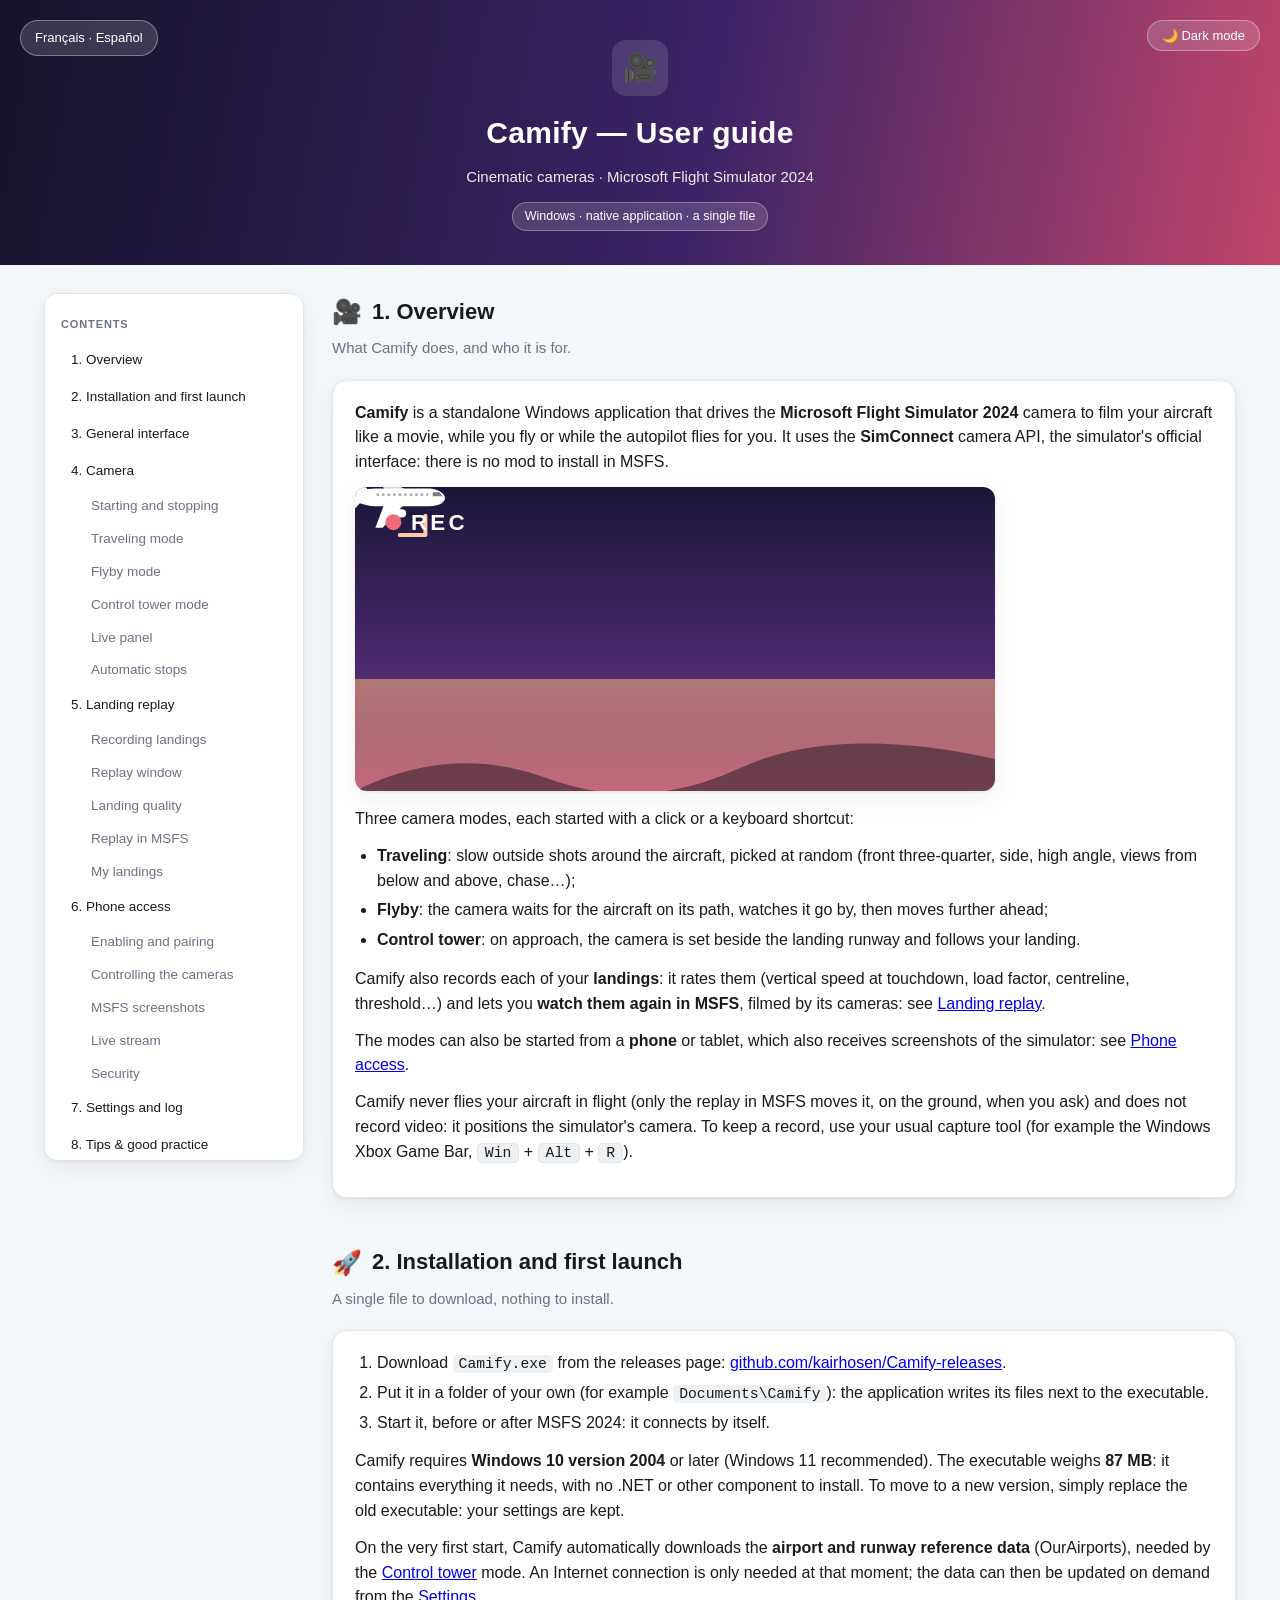
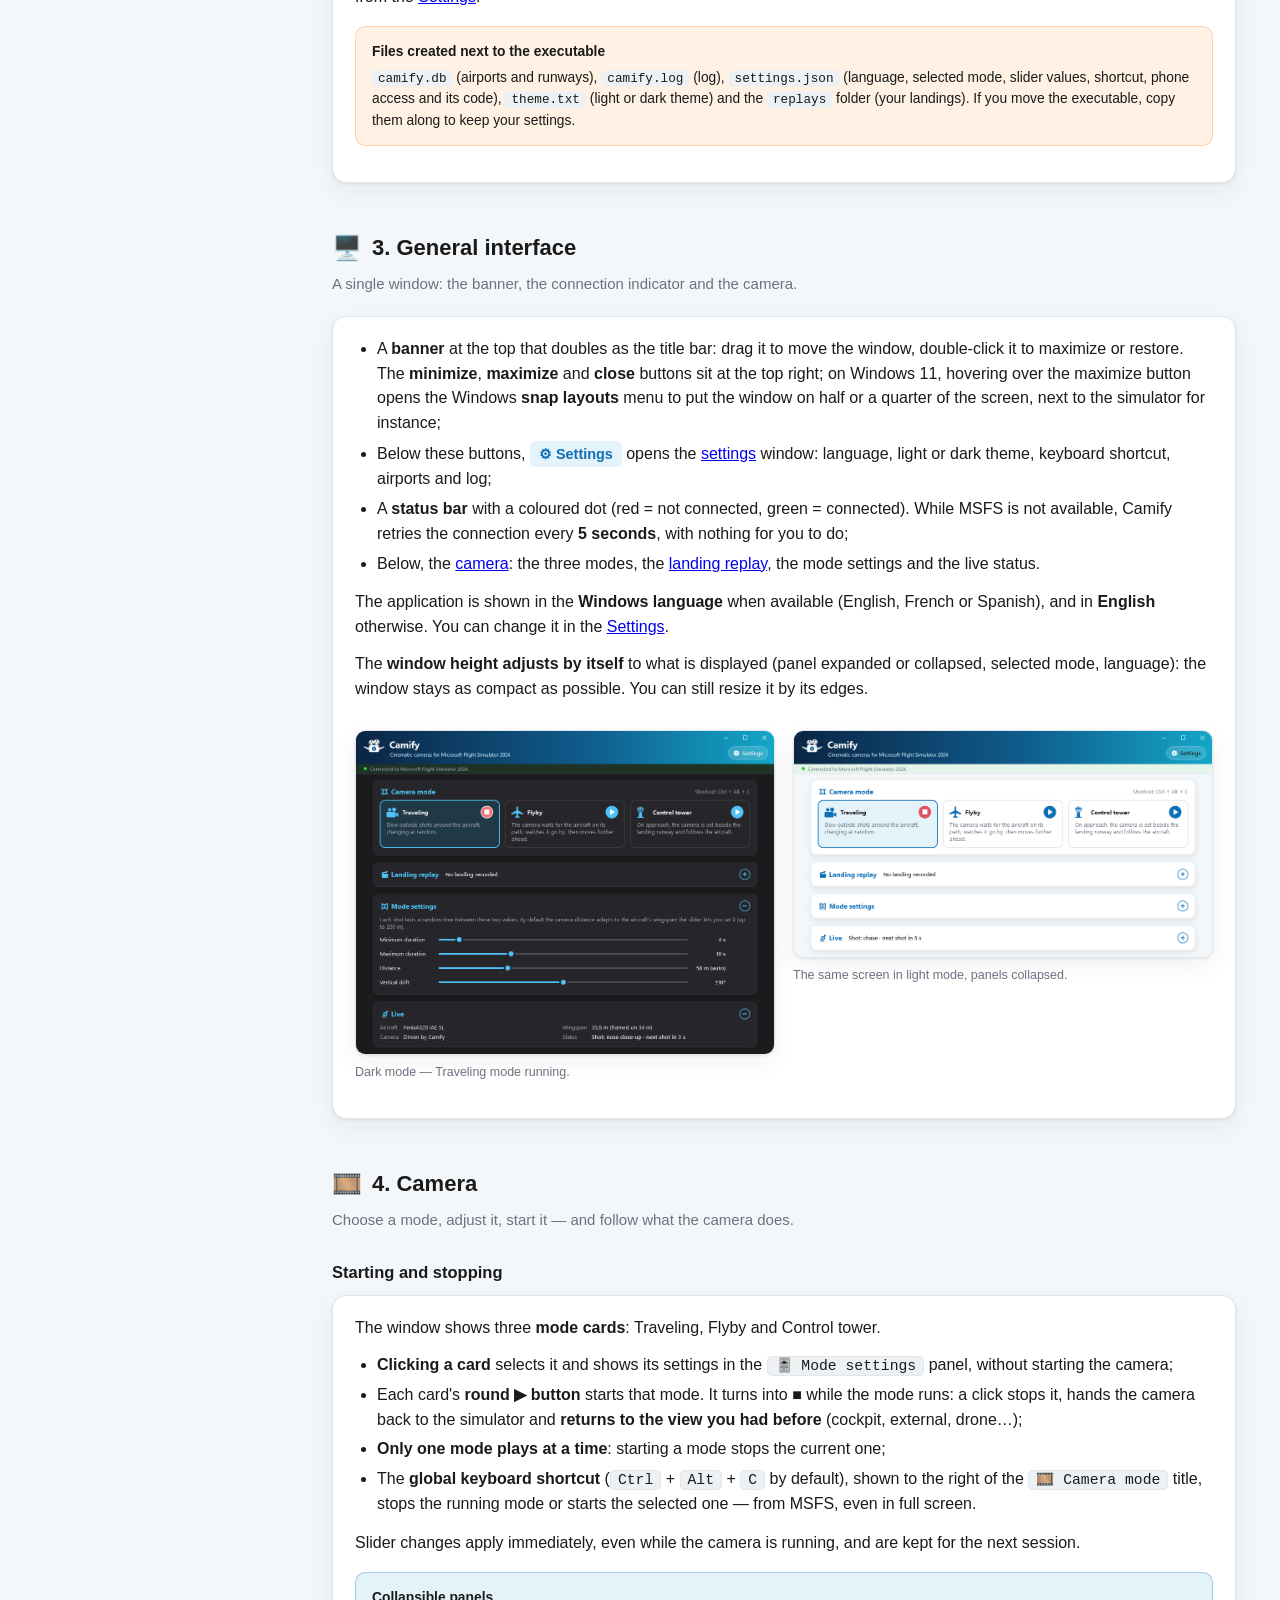
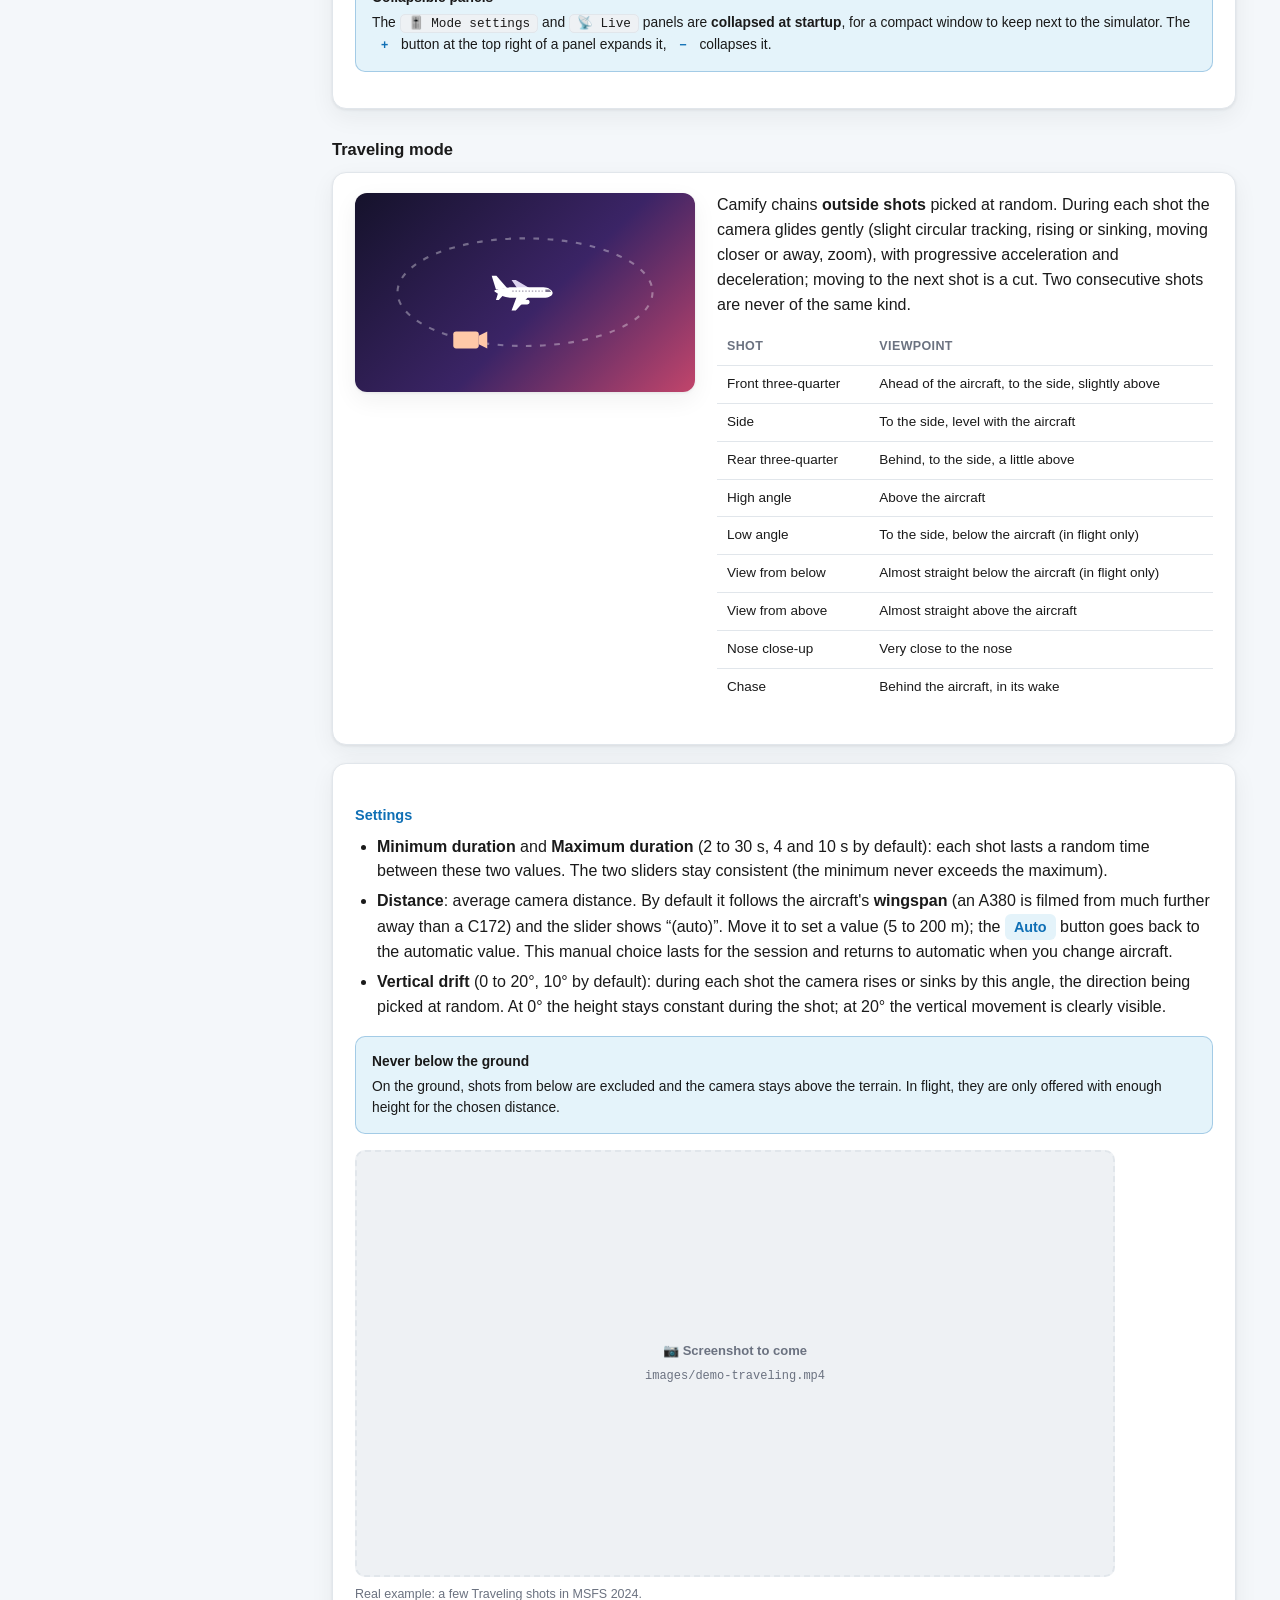
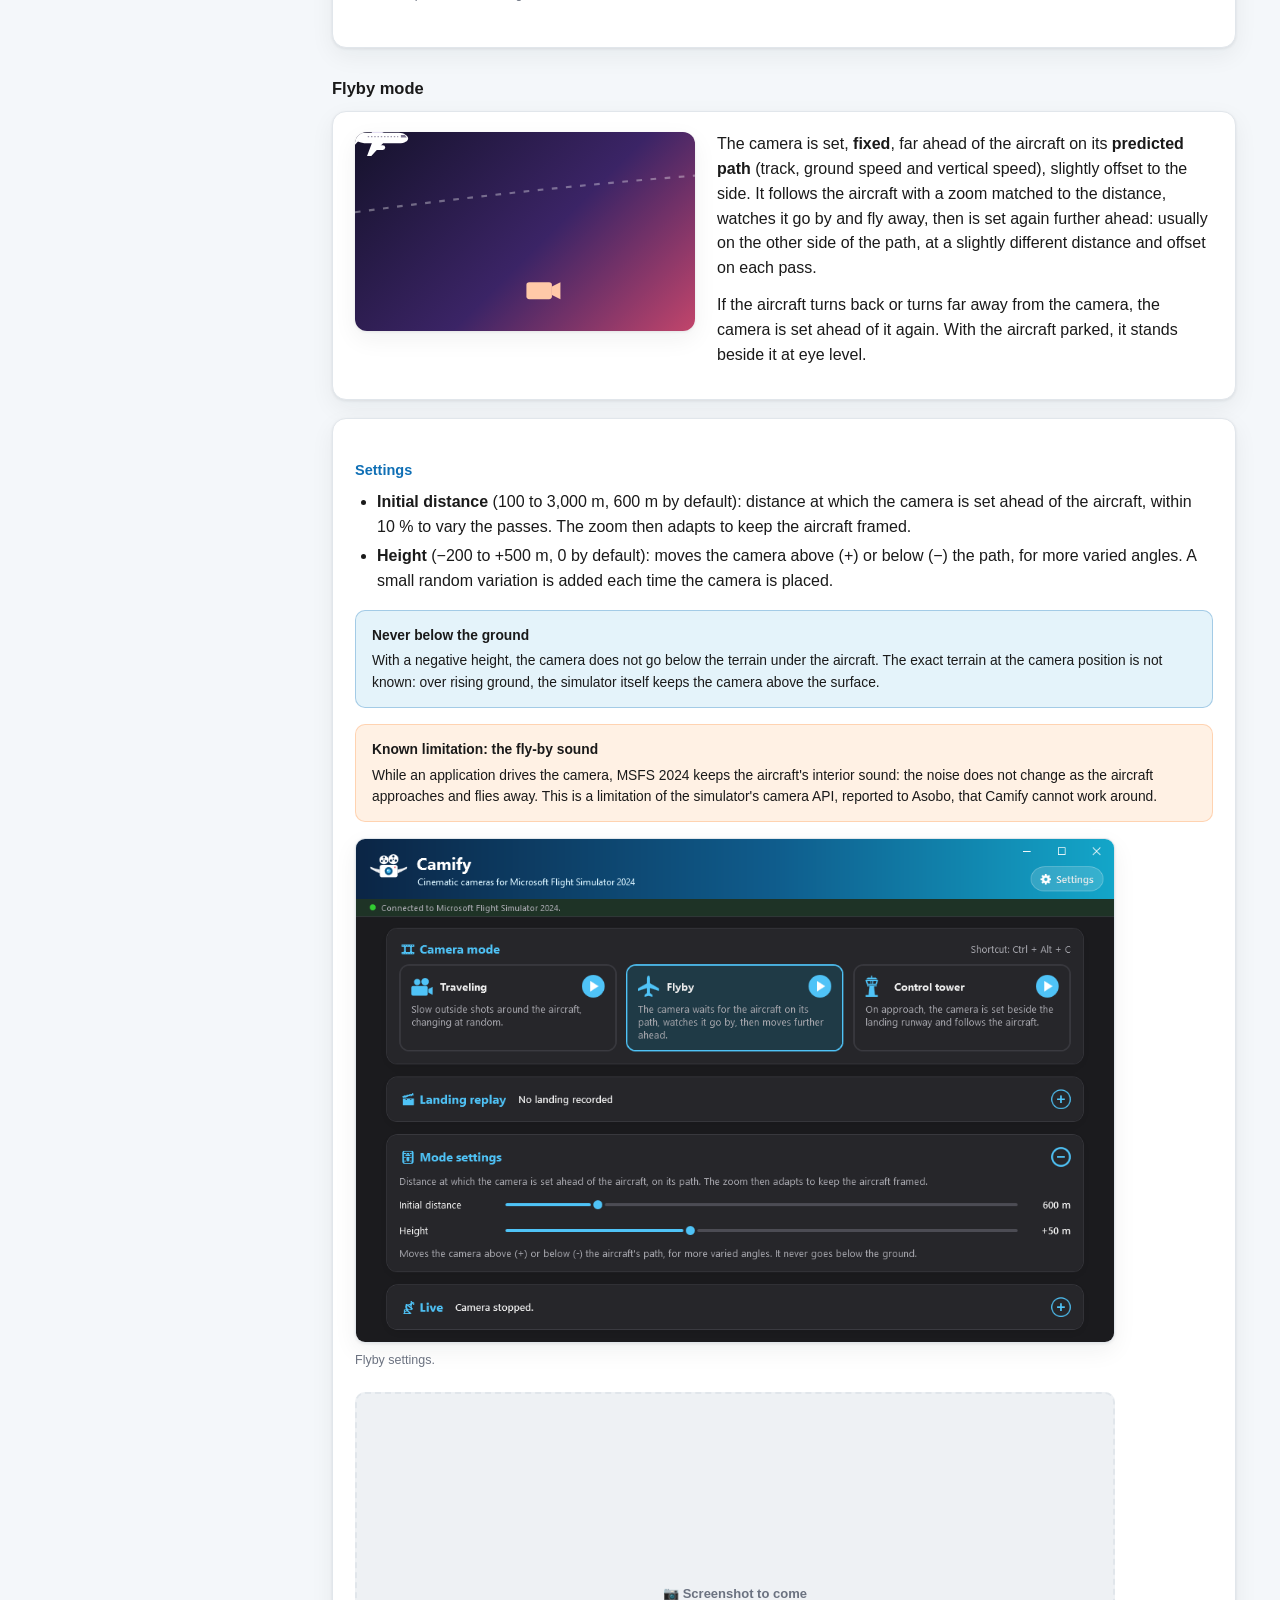
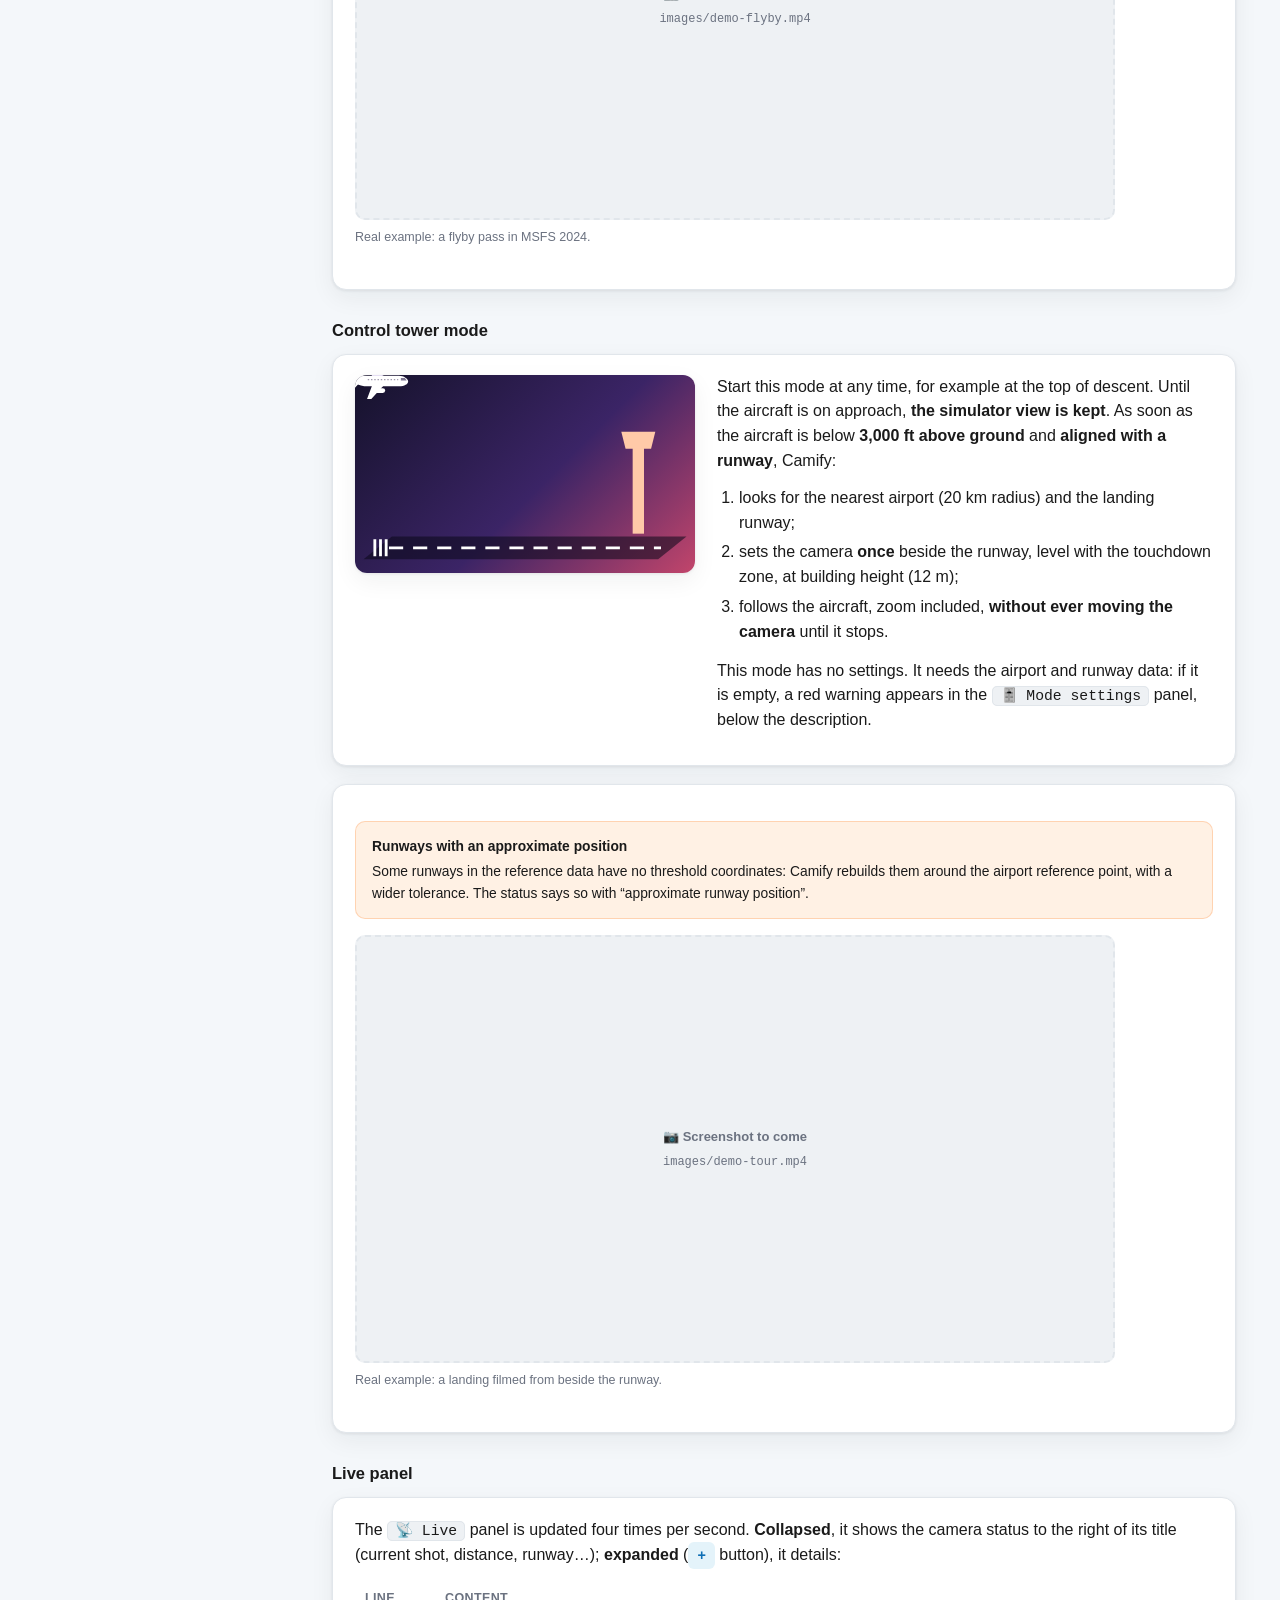
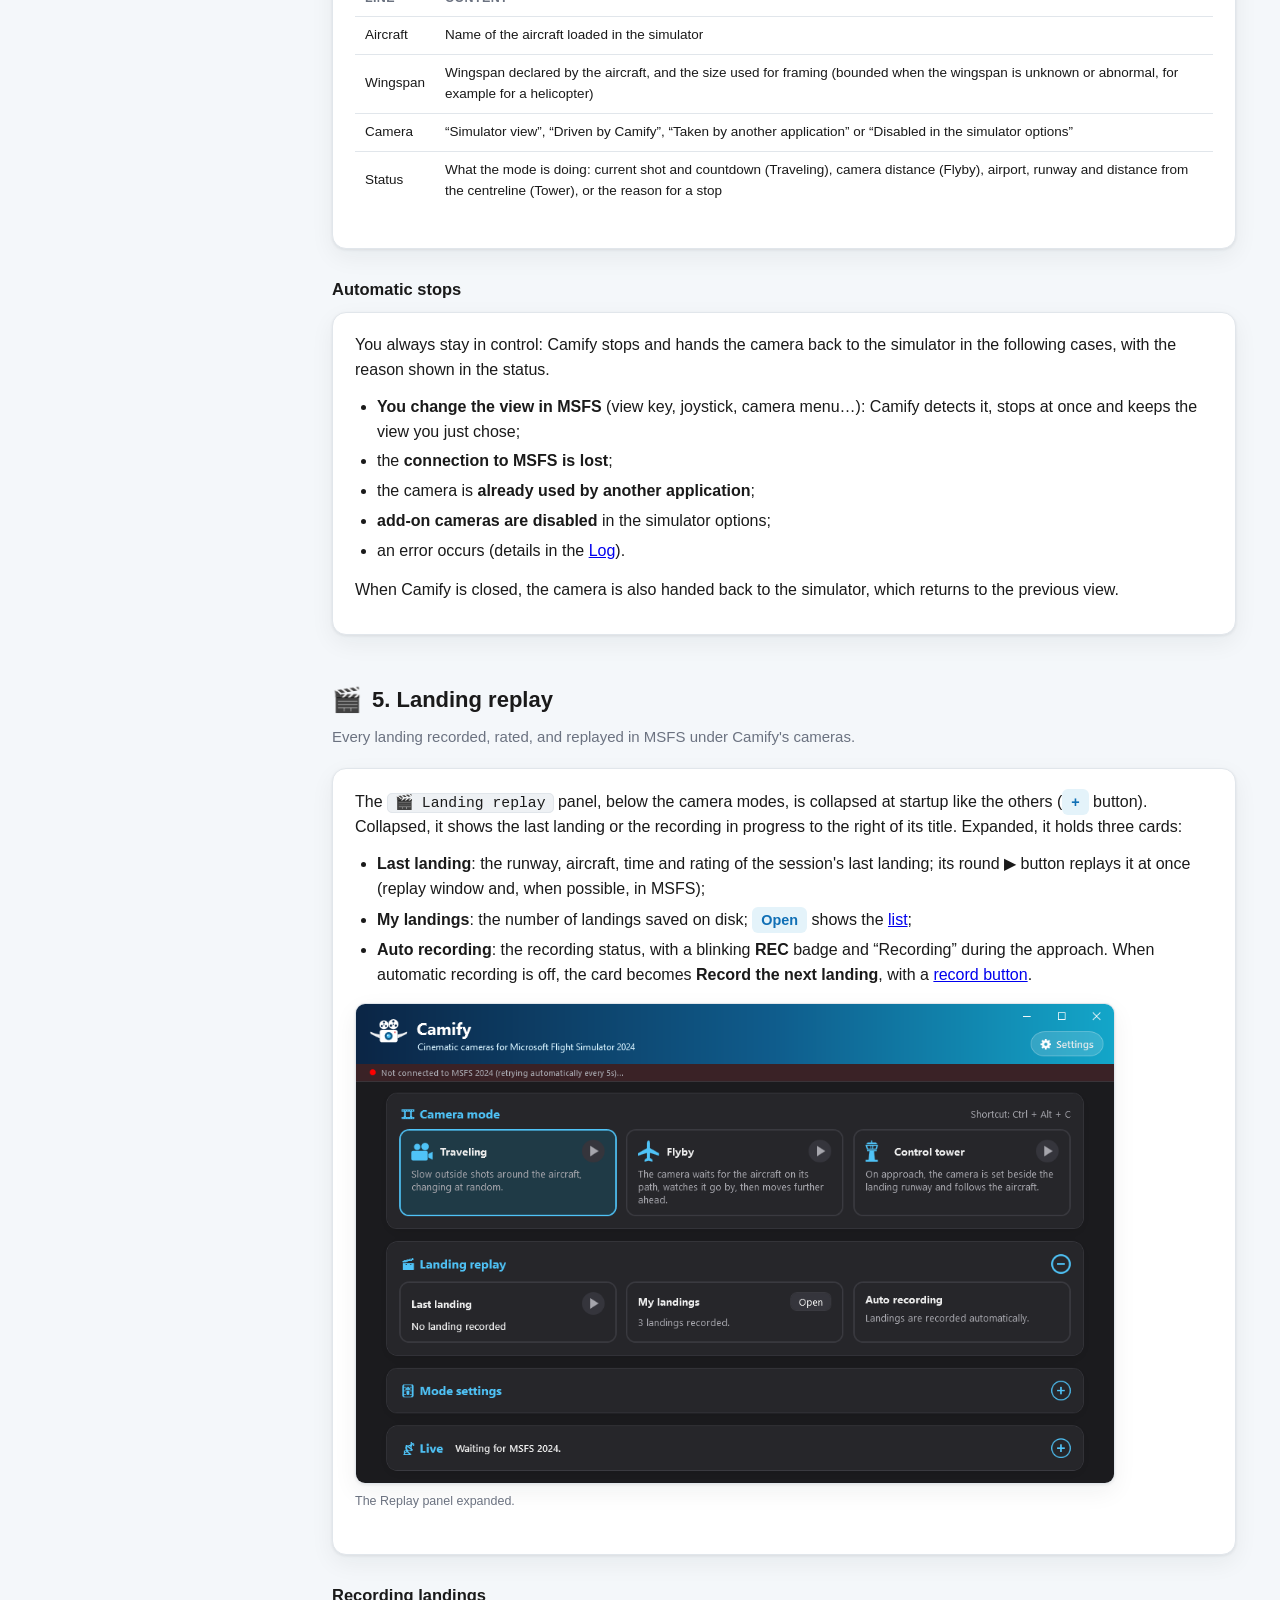
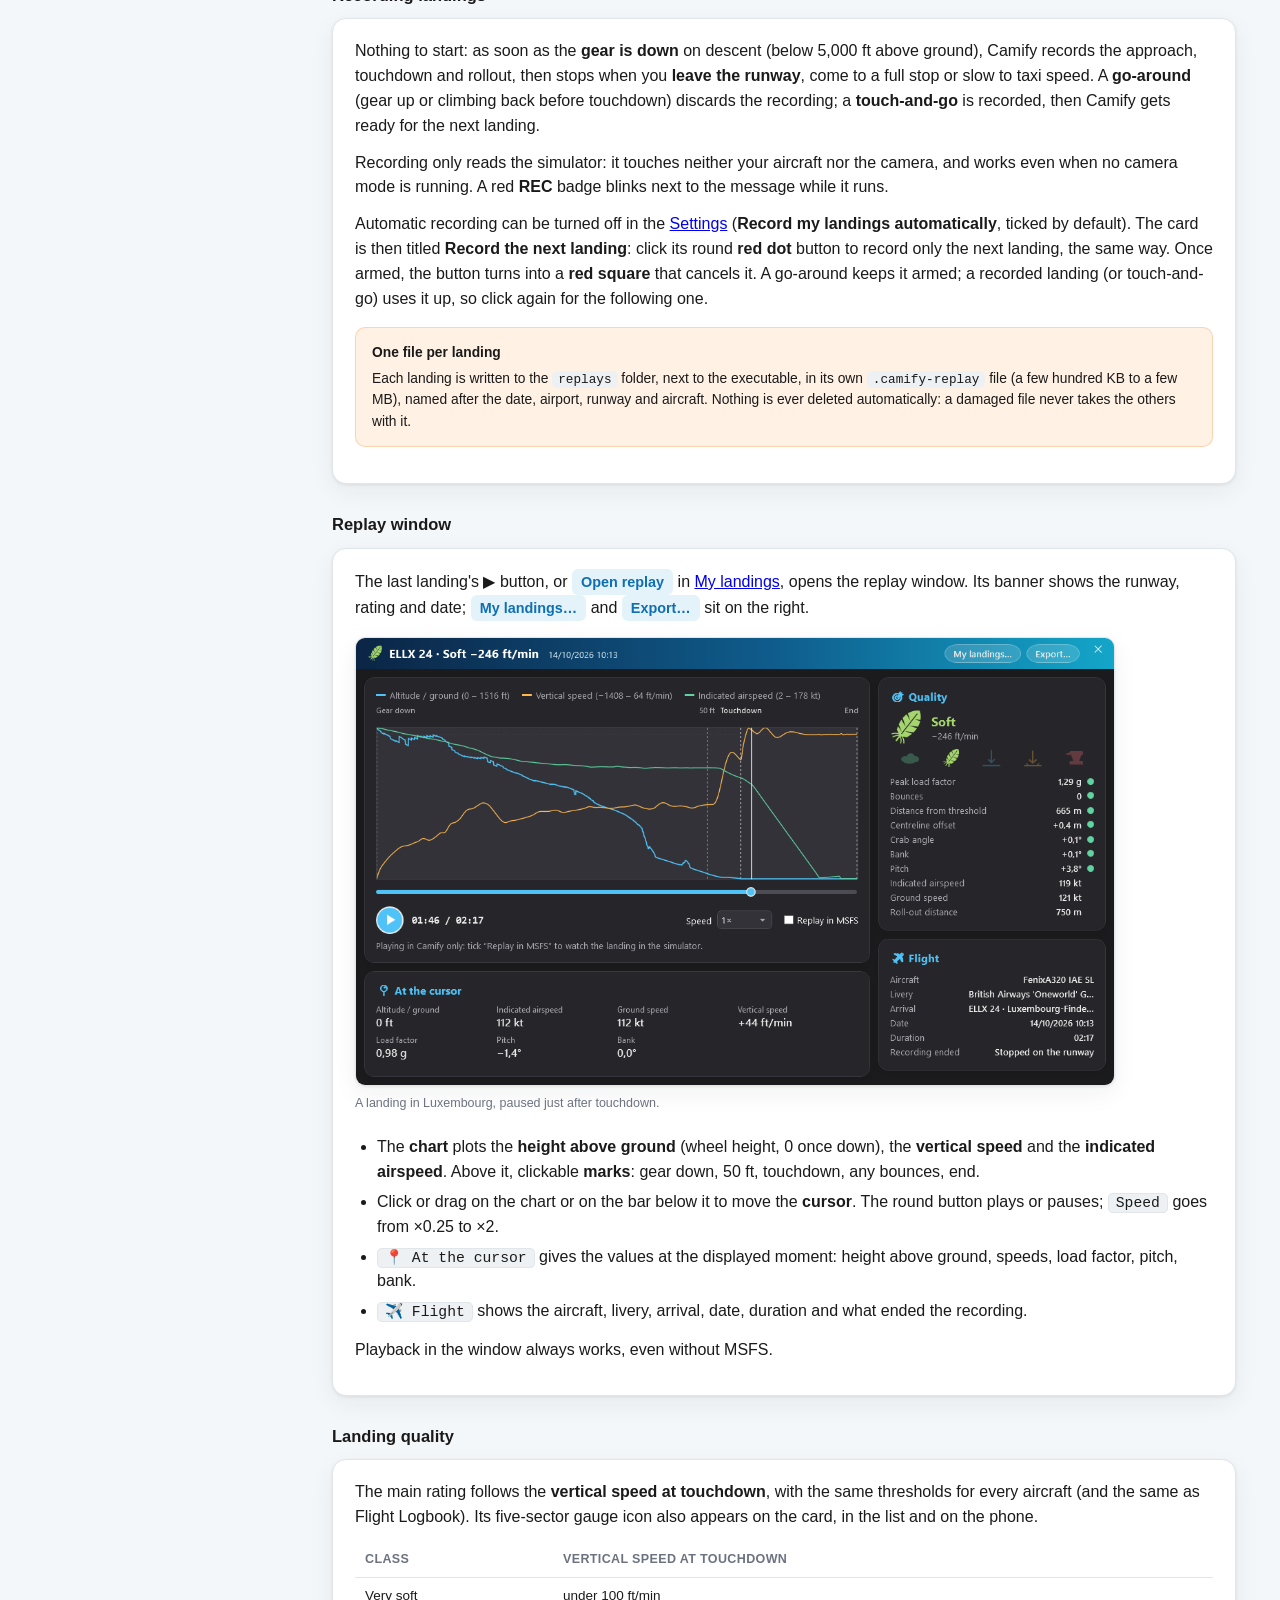
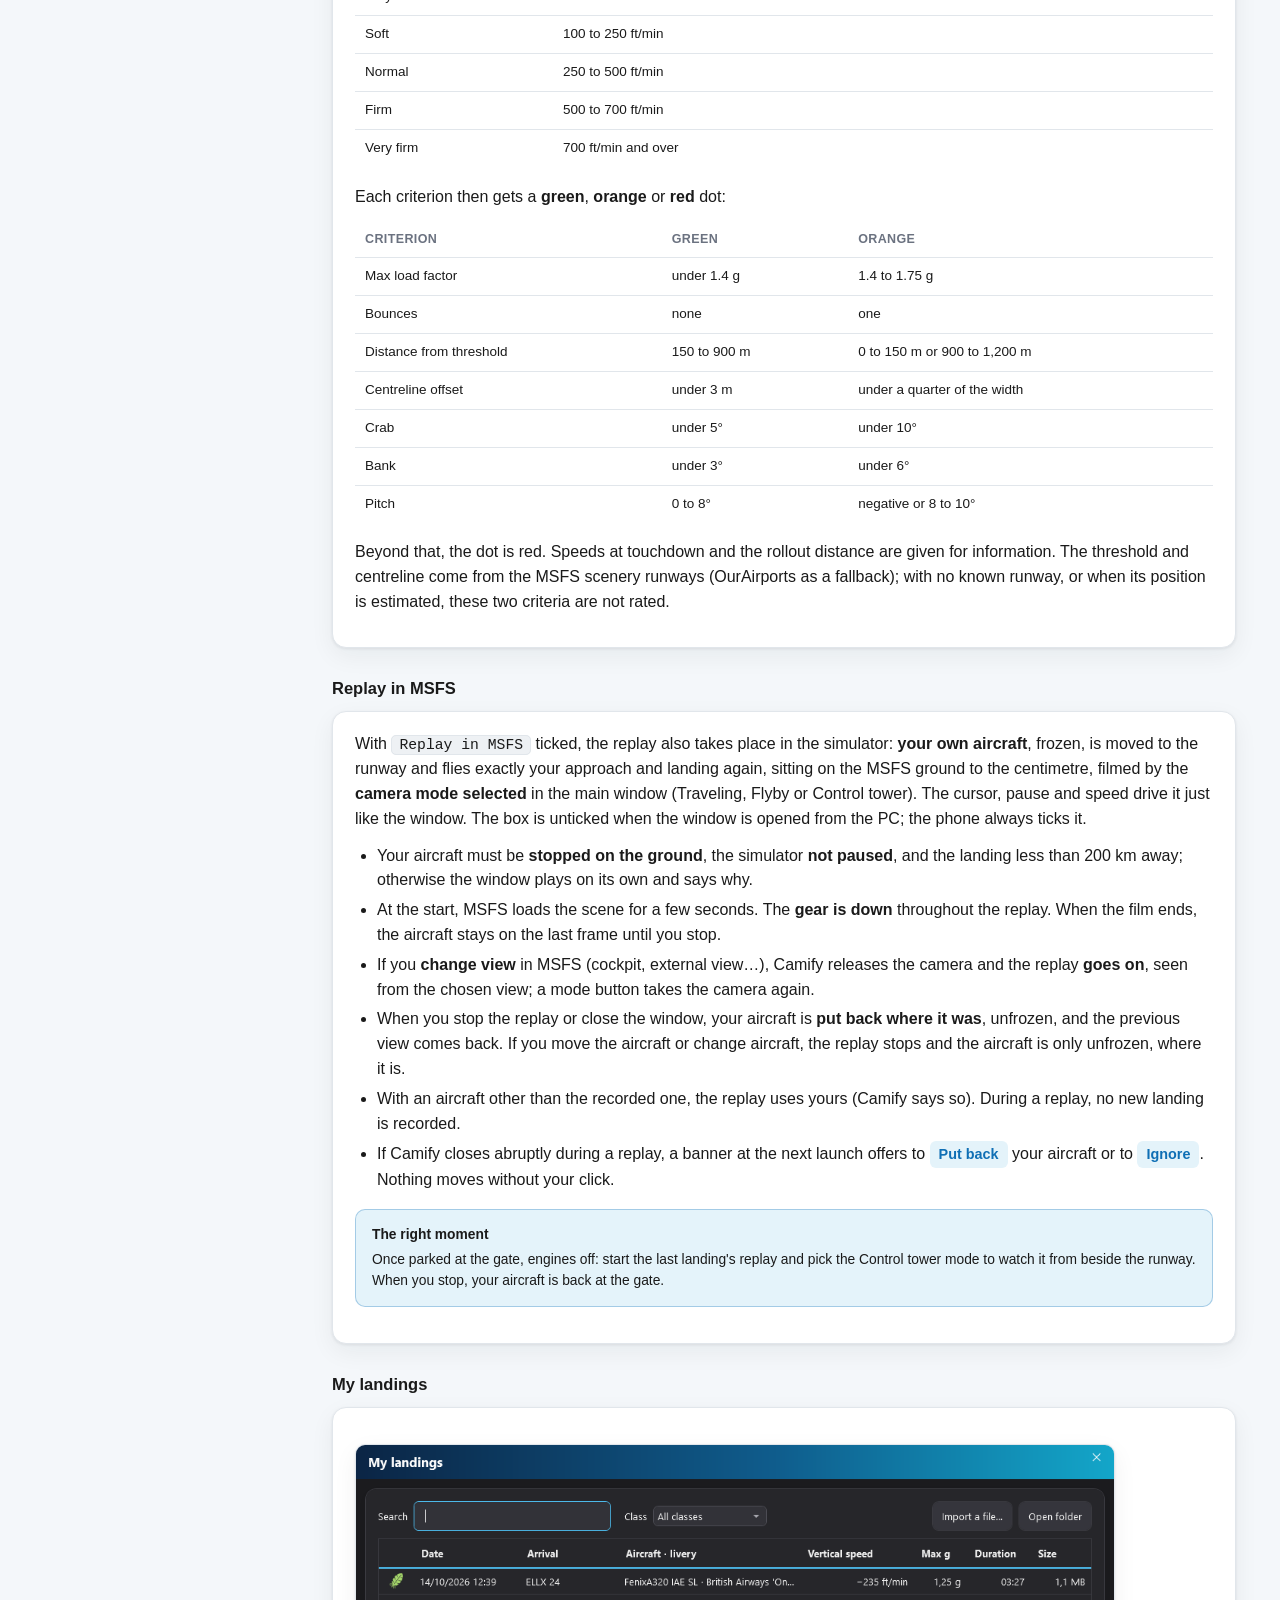
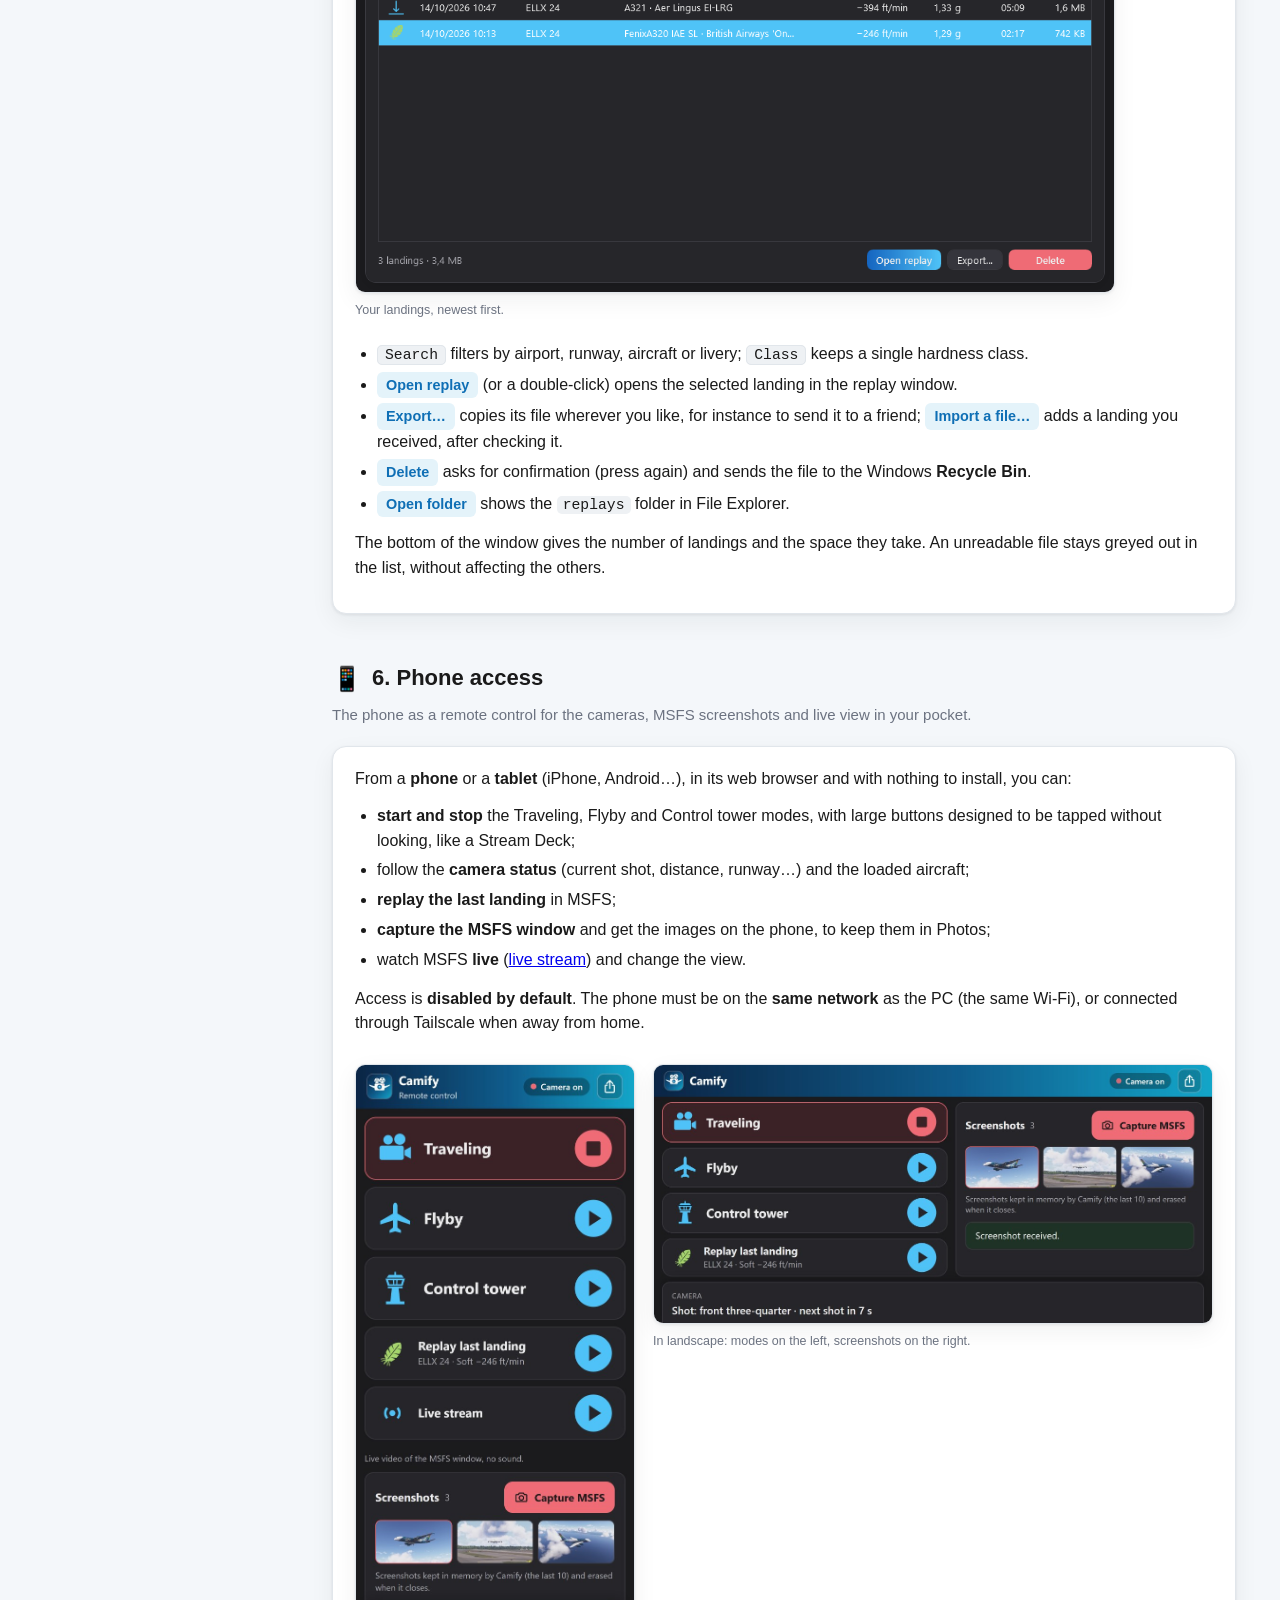
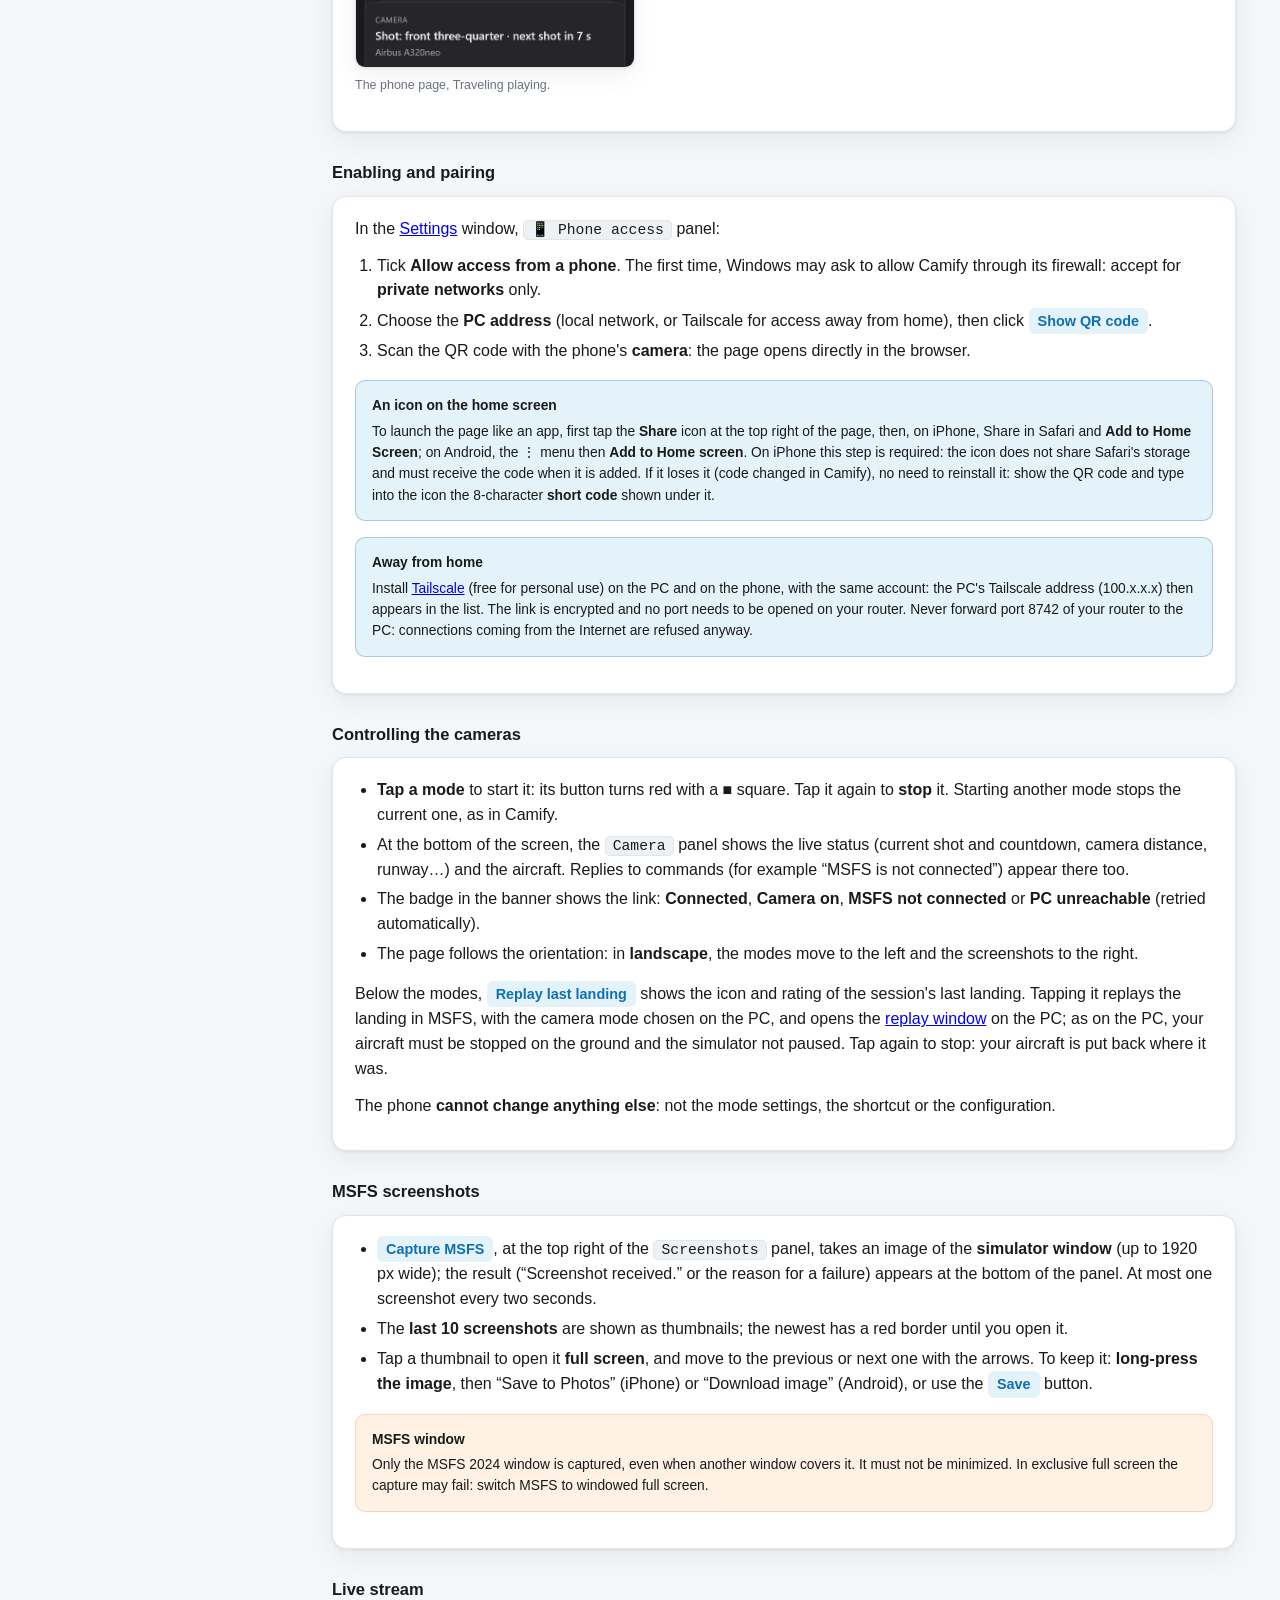
<file: guides/camify/user-guide.html>
<!DOCTYPE html>
<html lang="en">
<head>
<meta charset="UTF-8" />
<meta name="viewport" content="width=device-width, initial-scale=1" />
<title>Camify — User guide</title>
<meta name="description" content="Complete guide to Camify, the cinematic cameras for Microsoft Flight Simulator 2024: Traveling, Flyby and Control tower modes, settings, keyboard shortcut, control, screenshots and live stream from a phone." />
<link rel="canonical" href="http://cdl.kairhosen.com/guides/camify/user-guide.html" />
<link rel="alternate" hreflang="fr" href="http://cdl.kairhosen.com/guides/camify/guide-utilisateur.html" />
<link rel="alternate" hreflang="en" href="http://cdl.kairhosen.com/guides/camify/user-guide.html" />
<link rel="alternate" hreflang="es" href="http://cdl.kairhosen.com/guides/camify/guia-usuario.html" />
<link rel="alternate" hreflang="x-default" href="http://cdl.kairhosen.com/guides/camify/guide-utilisateur.html" />
<link rel="stylesheet" href="guide.css" />
</head>
<body>

<header class="hero">
  <nav class="lang-switch" aria-label="Language"><a href="guide-utilisateur.html" hreflang="fr" lang="fr">Français</a> · <a href="guia-usuario.html" hreflang="es" lang="es">Español</a></nav>
  <button class="theme-toggle" id="themeToggle" type="button" data-dark="🌙 Dark mode" data-light="☀️ Light mode">🌙 Dark mode</button>
  <div class="icon">🎥</div>
  <h1>Camify — User guide</h1>
  <p>Cinematic cameras · Microsoft Flight Simulator 2024</p>
  <span class="badge">Windows · native application · a single file</span>
</header>

<div class="layout">
  <nav class="toc" aria-label="Contents">
    <h2>Contents</h2>
    <ul>
      <li><a href="#overview">1. Overview</a></li>
      <li><a href="#first-launch">2. Installation and first launch</a></li>
      <li><a href="#interface">3. General interface</a></li>
      <li><a href="#camera-tab">4. Camera</a>
        <ul class="sub">
          <li><a href="#camera-start">Starting and stopping</a></li>
          <li><a href="#mode-traveling">Traveling mode</a></li>
          <li><a href="#mode-flyby">Flyby mode</a></li>
          <li><a href="#mode-tower">Control tower mode</a></li>
          <li><a href="#camera-live">Live panel</a></li>
          <li><a href="#camera-stop">Automatic stops</a></li>
        </ul>
      </li>
      <li><a href="#replay">5. Landing replay</a>
        <ul class="sub">
          <li><a href="#replay-recording">Recording landings</a></li>
          <li><a href="#replay-window">Replay window</a></li>
          <li><a href="#replay-quality">Landing quality</a></li>
          <li><a href="#replay-msfs">Replay in MSFS</a></li>
          <li><a href="#replay-library">My landings</a></li>
        </ul>
      </li>
      <li><a href="#phone">6. Phone access</a>
        <ul class="sub">
          <li><a href="#phone-enable">Enabling and pairing</a></li>
          <li><a href="#phone-modes">Controlling the cameras</a></li>
          <li><a href="#phone-screenshots">MSFS screenshots</a></li>
          <li><a href="#phone-live">Live stream</a></li>
          <li><a href="#phone-security">Security</a></li>
        </ul>
      </li>
      <li><a href="#settings-tab">7. Settings and log</a></li>
      <li><a href="#tips">8. Tips &amp; good practice</a></li>
      <li><a href="#troubleshooting">9. Troubleshooting</a></li>
      <li><a href="#appendix-licenses">Appendix — Sources and licences</a></li>
    </ul>
  </nav>

  <main>

    <section id="overview">
      <h2 class="section-title"><span class="emoji">🎥</span> 1. Overview</h2>
      <p class="section-lead">What Camify does, and who it is for.</p>
      <div class="card">
        <p><strong>Camify</strong> is a standalone Windows application that drives the
        <strong>Microsoft Flight Simulator 2024</strong> camera to film your aircraft like a movie,
        while you fly or while the autopilot flies for you. It uses the <strong>SimConnect</strong>
        camera API, the simulator's official interface: there is no mod to install in MSFS.</p>
        <figure class="anim anim-wide">
          <svg viewBox="0 0 400 220" preserveAspectRatio="xMidYMin slice" role="img" aria-label="Animation: an aircraft crosses the frame, followed by the camera viewfinder">
            <defs>
              <linearGradient id="sky" x1="0" y1="0" x2="0" y2="1">
                <stop offset="0" stop-color="#FFB27A" stop-opacity="0.55" />
                <stop offset="1" stop-color="#FFB27A" stop-opacity="0" />
              </linearGradient>
            </defs>
            <rect x="0" y="120" width="400" height="100" fill="url(#sky)" />
            <path class="hills" d="M0 190 Q60 160 120 182 T240 176 T400 170 V220 H0 Z" />
            <g class="scene-plane">
              <g transform="scale(1.5)"><path fill="#DCD3EE" d="M13 2 L22.5 2 L11.5 -4.6 L8.5 -4.6 Z M-1 2.5 L4 2.5 L-0.5 -0.3 L-2.5 -0.3 Z"/><path d="M-2.5 2.2 L-5.5 -7.5 L-2.2 -7.5 L5.5 1.2 Z"/><path d="M-3.5 2.6 C1 1.4 5 0.6 9 0.6 L31 0.6 C34.5 0.6 37.5 2.8 37.5 4.6 C37.5 6.4 35 8 31 8 L9 8 C4 8 0 6.2 -3.5 3.6 Z"/><path fill="#2A1D4A" fill-opacity="0.6" d="M32.4 2.2 L35.2 2.2 L36.5 3.9 L32.4 3.9 Z"/><path stroke="#2A1D4A" stroke-opacity="0.45" stroke-width="0.9" stroke-dasharray="1 1.3" d="M9 3.2 H30.5"/><path d="M13 5 L22.5 5 L11.5 17 L8.5 17 Z M-1 4.6 L4 4.6 L-0.5 9.5 L-2.5 9.5 Z"/><path d="M13 9.3 H19.6 A1.7 1.7 0 0 1 19.6 12.7 H13 Z"/></g>
            </g>
            <g class="scene-frame">
              <path d="M-44 -30 h16 M-44 -30 v12 M44 -30 h-16 M44 -30 v12 M-44 30 h16 M-44 30 v-12 M44 30 h-16 M44 30 v-12" />
              <circle r="3" />
            </g>
            <g class="scene-rec"><circle cx="24" cy="22" r="5" /><text x="35" y="27">REC</text></g>
          </svg>
        </figure>
        <p>Three camera modes, each started with a click or a keyboard shortcut:</p>
        <ul>
          <li><strong>Traveling</strong>: slow outside shots around the aircraft, picked at random
          (front three-quarter, side, high angle, views from below and above, chase…);</li>
          <li><strong>Flyby</strong>: the camera waits for the aircraft on its path, watches it go
          by, then moves further ahead;</li>
          <li><strong>Control tower</strong>: on approach, the camera is set beside the landing
          runway and follows your landing.</li>
        </ul>
        <p>Camify also records each of your <strong>landings</strong>: it rates them (vertical
        speed at touchdown, load factor, centreline, threshold…) and lets you <strong>watch them
        again in MSFS</strong>, filmed by its cameras: see <a href="#replay">Landing replay</a>.</p>
        <p>The modes can also be started from a <strong>phone</strong> or tablet, which also
        receives screenshots of the simulator: see <a href="#phone">Phone access</a>.</p>
        <p>Camify never flies your aircraft in flight (only the replay in MSFS moves it, on the ground, when you ask) and does not record video: it positions the simulator's
        camera. To keep a record, use your usual capture tool (for example the Windows Xbox Game
        Bar, <kbd>Win</kbd>&nbsp;+&nbsp;<kbd>Alt</kbd>&nbsp;+&nbsp;<kbd>R</kbd>).</p>
      </div>
    </section>

    <section id="first-launch">
      <h2 class="section-title"><span class="emoji">🚀</span> 2. Installation and first launch</h2>
      <p class="section-lead">A single file to download, nothing to install.</p>
      <div class="card">
        <ol>
          <li>Download <code class="path">Camify.exe</code> from the releases page:
          <a href="https://github.com/kairhosen/Camify-releases/releases/latest" target="_blank" rel="noopener">github.com/kairhosen/Camify-releases</a>.</li>
          <li>Put it in a folder of your own (for example <code class="path">Documents\Camify</code>):
          the application writes its files next to the executable.</li>
          <li>Start it, before or after MSFS 2024: it connects by itself.</li>
        </ol>
        <p>Camify requires <strong>Windows 10 version 2004</strong> or later (Windows 11
        recommended). The executable weighs <strong>87 MB</strong>: it contains everything it
        needs, with no .NET or other component to install. To move to a new version, simply
        replace the old executable: your settings are kept.</p>
        <p>On the very first start, Camify automatically downloads the <strong>airport and runway
        reference data</strong> (OurAirports), needed by the <a href="#mode-tower">Control tower</a>
        mode. An Internet connection is only needed at that moment; the data can then be updated on
        demand from the <a href="#settings-tab">Settings</a>.</p>
        <div class="callout note">
          <strong>Files created next to the executable</strong>
          <code class="path">camify.db</code> (airports and runways),
          <code class="path">camify.log</code> (log),
          <code class="path">settings.json</code> (language, selected mode, slider values, shortcut,
          phone access and its code), <code class="path">theme.txt</code> (light or dark theme) and the
          <code class="path">replays</code> folder (your landings). If you move the executable,
          copy them along to keep your settings.
        </div>
      </div>
    </section>

    <section id="interface">
      <h2 class="section-title"><span class="emoji">🖥️</span> 3. General interface</h2>
      <p class="section-lead">A single window: the banner, the connection indicator and the camera.</p>
      <div class="card">
        <ul>
          <li>A <strong>banner</strong> at the top that doubles as the title bar: drag it to move
          the window, double-click it to maximize or restore. The <strong>minimize</strong>,
          <strong>maximize</strong> and <strong>close</strong> buttons sit at the top right; on
          Windows 11, hovering over the maximize button opens the Windows <strong>snap
          layouts</strong> menu to put the window on half or a quarter of the screen, next to the
          simulator for instance;</li>
          <li>Below these buttons, <span class="btn-label">⚙ Settings</span> opens the
          <a href="#settings-tab">settings</a> window: language, light or dark theme, keyboard
          shortcut, airports and log;</li>
          <li>A <strong>status bar</strong> with a coloured dot (red = not connected, green =
          connected). While MSFS is not available, Camify retries the connection every
          <strong>5 seconds</strong>, with nothing for you to do;</li>
          <li>Below, the <a href="#camera-tab">camera</a>: the three modes, the <a href="#replay">landing
          replay</a>, the mode settings and the
          live status.</li>
        </ul>
        <p>The application is shown in the <strong>Windows language</strong> when available
        (English, French or Spanish), and in <strong>English</strong> otherwise. You can change it
        in the <a href="#settings-tab">Settings</a>.</p>
        <p>The <strong>window height adjusts by itself</strong> to what is displayed (panel
        expanded or collapsed, selected mode, language): the window stays as compact as possible.
        You can still resize it by its edges.</p>
        <div class="shot-row">
          <figure class="shot">
            <img src="images/en-onglet-camera-sombre.png" alt="Camify window in dark mode, Traveling mode running" loading="lazy" />
            <figcaption>Dark mode — Traveling mode running.</figcaption>
          </figure>
          <figure class="shot">
            <img src="images/en-onglet-camera-clair.png" alt="Camify window in light mode" loading="lazy" />
            <figcaption>The same screen in light mode, panels collapsed.</figcaption>
          </figure>
        </div>
      </div>
    </section>

    <section id="camera-tab" class="tab-section">
      <h2 class="section-title"><span class="emoji">🎞️</span> 4. Camera</h2>
      <p class="section-lead">Choose a mode, adjust it, start it — and follow what the camera does.</p>

      <h3 id="camera-start">Starting and stopping</h3>
      <div class="card">
        <p>The window shows three <strong>mode cards</strong>: Traveling, Flyby and Control tower.</p>
        <ul>
          <li><strong>Clicking a card</strong> selects it and shows its settings in the
          <span class="ui">🎚️ Mode settings</span> panel, without starting the camera;</li>
          <li>Each card's <strong>round ▶ button</strong> starts that mode. It turns into
          <strong>■</strong> while the mode runs: a click stops it, hands the camera back to the
          simulator and <strong>returns to the view you had before</strong> (cockpit, external,
          drone…);</li>
          <li><strong>Only one mode plays at a time</strong>: starting a mode stops the current one;</li>
          <li>The <strong>global keyboard shortcut</strong> (<kbd>Ctrl</kbd>&nbsp;+&nbsp;<kbd>Alt</kbd>&nbsp;+&nbsp;<kbd>C</kbd>
          by default), shown to the right of the <span class="ui">🎞️ Camera mode</span> title, stops
          the running mode or starts the selected one — from MSFS, even in full screen.</li>
        </ul>
        <p>Slider changes apply immediately, even while the camera is running, and are kept for the
        next session.</p>
        <div class="callout tip">
          <strong>Collapsible panels</strong>
          The <span class="ui">🎚️ Mode settings</span> and <span class="ui">📡 Live</span> panels are
          <strong>collapsed at startup</strong>, for a compact window to keep next to the simulator.
          The <span class="btn-label">+</span> button at the top right of a panel expands it,
          <span class="btn-label">−</span> collapses it.
        </div>
      </div>

      <h3 id="mode-traveling">Traveling mode</h3>
      <div class="card mode-card">
        <figure class="anim">
          <svg viewBox="0 0 240 140" role="img" aria-label="Animation: the camera slowly circles the aircraft">
            <ellipse class="orbit" cx="120" cy="70" rx="90" ry="38" />
            <g class="art-plane" transform="translate(102 66)"><path fill="#DCD3EE" d="M13 2 L22.5 2 L11.5 -4.6 L8.5 -4.6 Z M-1 2.5 L4 2.5 L-0.5 -0.3 L-2.5 -0.3 Z"/><path d="M-2.5 2.2 L-5.5 -7.5 L-2.2 -7.5 L5.5 1.2 Z"/><path d="M-3.5 2.6 C1 1.4 5 0.6 9 0.6 L31 0.6 C34.5 0.6 37.5 2.8 37.5 4.6 C37.5 6.4 35 8 31 8 L9 8 C4 8 0 6.2 -3.5 3.6 Z"/><path fill="#2A1D4A" fill-opacity="0.6" d="M32.4 2.2 L35.2 2.2 L36.5 3.9 L32.4 3.9 Z"/><path stroke="#2A1D4A" stroke-opacity="0.45" stroke-width="0.9" stroke-dasharray="1 1.3" d="M9 3.2 H30.5"/><path d="M13 5 L22.5 5 L11.5 17 L8.5 17 Z M-1 4.6 L4 4.6 L-0.5 9.5 L-2.5 9.5 Z"/><path d="M13 9.3 H19.6 A1.7 1.7 0 0 1 19.6 12.7 H13 Z"/></g>
            <g class="art-cam"><rect x="-9" y="-6" width="18" height="12" rx="2"/><path d="M9 -3 L15 -6 V6 L9 3 Z"/>
              <animateMotion dur="9s" repeatCount="indefinite" path="M210 70 A90 38 0 1 1 30 70 A90 38 0 1 1 210 70" /></g>
          </svg>
        </figure>
        <div>
          <p>Camify chains <strong>outside shots</strong> picked at random. During each shot the
          camera glides gently (slight circular tracking, rising or sinking, moving closer or
          away, zoom), with
          progressive acceleration and deceleration; moving to the next shot is a cut. Two
          consecutive shots are never of the same kind.</p>
          <table>
            <tr><th>Shot</th><th>Viewpoint</th></tr>
            <tr><td>Front three-quarter</td><td>Ahead of the aircraft, to the side, slightly above</td></tr>
            <tr><td>Side</td><td>To the side, level with the aircraft</td></tr>
            <tr><td>Rear three-quarter</td><td>Behind, to the side, a little above</td></tr>
            <tr><td>High angle</td><td>Above the aircraft</td></tr>
            <tr><td>Low angle</td><td>To the side, below the aircraft (in flight only)</td></tr>
            <tr><td>View from below</td><td>Almost straight below the aircraft (in flight only)</td></tr>
            <tr><td>View from above</td><td>Almost straight above the aircraft</td></tr>
            <tr><td>Nose close-up</td><td>Very close to the nose</td></tr>
            <tr><td>Chase</td><td>Behind the aircraft, in its wake</td></tr>
          </table>
        </div>
      </div>
      <div class="card">
        <h4>Settings</h4>
        <ul>
          <li><strong>Minimum duration</strong> and <strong>Maximum duration</strong> (2 to 30 s, 4
          and 10 s by default): each shot lasts a random time between these two values. The two
          sliders stay consistent (the minimum never exceeds the maximum).</li>
          <li><strong>Distance</strong>: average camera distance. By default it follows the
          aircraft's <strong>wingspan</strong> (an A380 is filmed from much further away than a
          C172) and the slider shows “(auto)”. Move it to set a value (5 to 200 m); the
          <span class="btn-label">Auto</span> button goes back to the automatic value. This manual
          choice lasts for the session and returns to automatic when you change aircraft.</li>
          <li><strong>Vertical drift</strong> (0 to 20°, 10° by default): during each shot the camera
          rises or sinks by this angle, the direction being picked at random. At 0° the height stays
          constant during the shot; at 20° the vertical movement is clearly visible.</li>
        </ul>
        <div class="callout tip">
          <strong>Never below the ground</strong>
          On the ground, shots from below are excluded and the camera stays above the terrain. In
          flight, they are only offered with enough height for the chosen distance.
        </div>
        <figure class="shot">
          <video src="images/demo-traveling.mp4" muted loop playsinline autoplay preload="metadata"></video>
          <figcaption>Real example: a few Traveling shots in MSFS 2024.</figcaption>
        </figure>
      </div>

      <h3 id="mode-flyby">Flyby mode</h3>
      <div class="card mode-card">
        <figure class="anim">
          <svg viewBox="0 0 240 140" role="img" aria-label="Animation: the aircraft flies past a fixed camera">
            <path class="path" d="M-10 58 Q120 40 250 30" />
            <g class="art-plane fly-across"><path fill="#DCD3EE" d="M13 2 L22.5 2 L11.5 -4.6 L8.5 -4.6 Z M-1 2.5 L4 2.5 L-0.5 -0.3 L-2.5 -0.3 Z"/><path d="M-2.5 2.2 L-5.5 -7.5 L-2.2 -7.5 L5.5 1.2 Z"/><path d="M-3.5 2.6 C1 1.4 5 0.6 9 0.6 L31 0.6 C34.5 0.6 37.5 2.8 37.5 4.6 C37.5 6.4 35 8 31 8 L9 8 C4 8 0 6.2 -3.5 3.6 Z"/><path fill="#2A1D4A" fill-opacity="0.6" d="M32.4 2.2 L35.2 2.2 L36.5 3.9 L32.4 3.9 Z"/><path stroke="#2A1D4A" stroke-opacity="0.45" stroke-width="0.9" stroke-dasharray="1 1.3" d="M9 3.2 H30.5"/><path d="M13 5 L22.5 5 L11.5 17 L8.5 17 Z M-1 4.6 L4 4.6 L-0.5 9.5 L-2.5 9.5 Z"/><path d="M13 9.3 H19.6 A1.7 1.7 0 0 1 19.6 12.7 H13 Z"/></g>
            <g class="art-cam" transform="translate(130 112)"><rect x="-9" y="-6" width="18" height="12" rx="2"/><path d="M9 -3 L15 -6 V6 L9 3 Z"/></g>
          </svg>
        </figure>
        <div>
          <p>The camera is set, <strong>fixed</strong>, far ahead of the aircraft on its
          <strong>predicted path</strong> (track, ground speed and vertical speed), slightly offset
          to the side. It follows the aircraft with a zoom matched to the distance, watches it go by
          and fly away, then is set again further ahead: usually on the other side of the path, at a
          slightly different distance and offset on each pass.</p>
          <p>If the aircraft turns back or turns far away from the camera, the camera is set ahead
          of it again. With the aircraft parked, it stands beside it at eye level.</p>
        </div>
      </div>
      <div class="card">
        <h4>Settings</h4>
        <ul>
          <li><strong>Initial distance</strong> (100 to 3,000 m, 600 m by default): distance at
          which the camera is set ahead of the aircraft, within 10 % to vary the passes. The zoom then
          adapts to keep the aircraft
          framed.</li>
          <li><strong>Height</strong> (−200 to +500 m, 0 by default): moves the camera above (+) or
          below (−) the path, for more varied angles. A small random variation is added each time
          the camera is placed.</li>
        </ul>
        <div class="callout tip">
          <strong>Never below the ground</strong>
          With a negative height, the camera does not go below the terrain under the aircraft. The
          exact terrain at the camera position is not known: over rising ground, the simulator
          itself keeps the camera above the surface.
        </div>
        <div class="callout note">
          <strong>Known limitation: the fly-by sound</strong>
          While an application drives the camera, MSFS 2024 keeps the aircraft's interior sound: the
          noise does not change as the aircraft approaches and flies away. This is a limitation of
          the simulator's camera API, reported to Asobo, that Camify cannot work around.
        </div>
        <figure class="shot">
          <img src="images/en-reglages-flyby.png" alt="Flyby settings: initial distance and height" loading="lazy" />
          <figcaption>Flyby settings.</figcaption>
        </figure>
        <figure class="shot">
          <video src="images/demo-flyby.mp4" muted loop playsinline autoplay preload="metadata"></video>
          <figcaption>Real example: a flyby pass in MSFS 2024.</figcaption>
        </figure>
      </div>

      <h3 id="mode-tower">Control tower mode</h3>
      <div class="card mode-card">
        <figure class="anim">
          <svg viewBox="0 0 240 140" role="img" aria-label="Animation: the aircraft lands on the runway, filmed from the tower">
            <g class="tower-icon" transform="translate(200 40)"><rect x="-4" y="10" width="8" height="62"/><path d="M-12 0 H12 L9 12 H-9 Z"/></g>
            <path class="runway" d="M6 130 L214 130 L234 114 L26 114 Z" />
            <path class="runway-line" d="M24 122 H216" />
            <path class="runway-threshold" d="M14 116 V128 M18 116 V128 M22 116 V128" />
            <g class="art-plane landing"><path fill="#DCD3EE" d="M13 2 L22.5 2 L11.5 -4.6 L8.5 -4.6 Z M-1 2.5 L4 2.5 L-0.5 -0.3 L-2.5 -0.3 Z"/><path d="M-2.5 2.2 L-5.5 -7.5 L-2.2 -7.5 L5.5 1.2 Z"/><path d="M-3.5 2.6 C1 1.4 5 0.6 9 0.6 L31 0.6 C34.5 0.6 37.5 2.8 37.5 4.6 C37.5 6.4 35 8 31 8 L9 8 C4 8 0 6.2 -3.5 3.6 Z"/><path fill="#2A1D4A" fill-opacity="0.6" d="M32.4 2.2 L35.2 2.2 L36.5 3.9 L32.4 3.9 Z"/><path stroke="#2A1D4A" stroke-opacity="0.45" stroke-width="0.9" stroke-dasharray="1 1.3" d="M9 3.2 H30.5"/><path d="M13 5 L22.5 5 L11.5 17 L8.5 17 Z M-1 4.6 L4 4.6 L-0.5 9.5 L-2.5 9.5 Z"/><path d="M13 9.3 H19.6 A1.7 1.7 0 0 1 19.6 12.7 H13 Z"/></g>
          </svg>
        </figure>
        <div>
          <p>Start this mode at any time, for example at the top of descent. Until the aircraft is
          on approach, <strong>the simulator view is kept</strong>. As soon as the aircraft is below
          <strong>3,000 ft above ground</strong> and <strong>aligned with a runway</strong>,
          Camify:</p>
          <ol>
            <li>looks for the nearest airport (20 km radius) and the landing runway;</li>
            <li>sets the camera <strong>once</strong> beside the runway, level with the touchdown
            zone, at building height (12 m);</li>
            <li>follows the aircraft, zoom included, <strong>without ever moving the camera</strong>
            until it stops.</li>
          </ol>
          <p>This mode has no settings. It needs the airport and runway data: if it is empty, a red
          warning appears in the <span class="ui">🎚️ Mode settings</span> panel, below the
          description.</p>
        </div>
      </div>
      <div class="card">
        <div class="callout note">
          <strong>Runways with an approximate position</strong>
          Some runways in the reference data have no threshold coordinates: Camify rebuilds them
          around the airport reference point, with a wider tolerance. The status says so with
          “approximate runway position”.
        </div>
        <figure class="shot">
          <video src="images/demo-tour.mp4" muted loop playsinline autoplay preload="metadata"></video>
          <figcaption>Real example: a landing filmed from beside the runway.</figcaption>
        </figure>
      </div>

      <h3 id="camera-live">Live panel</h3>
      <div class="card">
        <p>The <span class="ui">📡 Live</span> panel is updated four times per second.
        <strong>Collapsed</strong>, it shows the camera status to the right of its title (current
        shot, distance, runway…); <strong>expanded</strong> (<span class="btn-label">+</span>
        button), it details:</p>
        <table>
          <tr><th>Line</th><th>Content</th></tr>
          <tr><td>Aircraft</td><td>Name of the aircraft loaded in the simulator</td></tr>
          <tr><td>Wingspan</td><td>Wingspan declared by the aircraft, and the size used for framing (bounded when the wingspan is unknown or abnormal, for example for a helicopter)</td></tr>
          <tr><td>Camera</td><td>“Simulator view”, “Driven by Camify”, “Taken by another application” or “Disabled in the simulator options”</td></tr>
          <tr><td>Status</td><td>What the mode is doing: current shot and countdown (Traveling), camera distance (Flyby), airport, runway and distance from the centreline (Tower), or the reason for a stop</td></tr>
        </table>
      </div>

      <h3 id="camera-stop">Automatic stops</h3>
      <div class="card">
        <p>You always stay in control: Camify stops and hands the camera back to the simulator in
        the following cases, with the reason shown in the status.</p>
        <ul>
          <li><strong>You change the view in MSFS</strong> (view key, joystick, camera menu…):
          Camify detects it, stops at once and keeps the view you just chose;</li>
          <li>the <strong>connection to MSFS is lost</strong>;</li>
          <li>the camera is <strong>already used by another application</strong>;</li>
          <li><strong>add-on cameras are disabled</strong> in the simulator options;</li>
          <li>an error occurs (details in the <a href="#log-tab">Log</a>).</li>
        </ul>
        <p>When Camify is closed, the camera is also handed back to the simulator, which returns
        to the previous view.</p>
      </div>
    </section>

    <section id="replay" class="tab-section">
      <h2 class="section-title"><span class="emoji">🎬</span> 5. Landing replay</h2>
      <p class="section-lead">Every landing recorded, rated, and replayed in MSFS under Camify's cameras.</p>
      <div class="card">
        <p>The <span class="ui">🎬 Landing replay</span> panel, below the camera modes, is collapsed
        at startup like the others (<span class="btn-label">+</span> button). Collapsed, it shows
        the last landing or the recording in progress to the right of its title. Expanded, it holds
        three cards:</p>
        <ul>
          <li><strong>Last landing</strong>: the runway, aircraft, time and rating of the session's
          last landing; its round ▶ button replays it at once (replay window and, when possible,
          in MSFS);</li>
          <li><strong>My landings</strong>: the number of landings saved on disk;
          <span class="btn-label">Open</span> shows the <a href="#replay-library">list</a>;</li>
          <li><strong>Auto recording</strong>: the recording status, with a blinking
          <strong>REC</strong> badge and “Recording” during the approach. When automatic recording
          is off, the card becomes <strong>Record the next landing</strong>, with a
          <a href="#replay-recording">record button</a>.</li>
        </ul>
        <figure class="shot">
          <img src="images/en-replay-carte.png" alt="Main window, Landing replay panel expanded: Last landing, My landings (3 landings recorded) and Auto recording cards" loading="lazy" />
          <figcaption>The Replay panel expanded.</figcaption>
        </figure>
      </div>

      <h3 id="replay-recording">Recording landings</h3>
      <div class="card">
        <p>Nothing to start: as soon as the <strong>gear is down</strong> on descent (below
        5,000 ft above ground), Camify records the approach, touchdown and rollout, then stops when
        you <strong>leave the runway</strong>, come to a full stop or slow to taxi speed. A
        <strong>go-around</strong> (gear up or climbing back before touchdown) discards the
        recording; a <strong>touch-and-go</strong> is recorded, then Camify gets ready for the next
        landing.</p>
        <p>Recording only reads the simulator: it touches neither your aircraft nor the camera, and
        works even when no camera mode is running. A red <strong>REC</strong> badge blinks next to
        the message while it runs.</p>
        <p>Automatic recording can be turned off in the
        <a href="#settings-tab">Settings</a> (<strong>Record my landings automatically</strong>,
        ticked by default). The card is then titled <strong>Record the next landing</strong>: click
        its round <strong>red dot</strong> button to record only the next landing, the same way.
        Once armed, the button turns into a <strong>red square</strong> that cancels it. A
        go-around keeps it armed; a recorded landing (or touch-and-go) uses it up, so click again
        for the following one.</p>
        <div class="callout note">
          <strong>One file per landing</strong>
          Each landing is written to the <code class="path">replays</code> folder, next to the
          executable, in its own <code class="path">.camify-replay</code> file (a few hundred KB to a
          few MB), named after the date, airport, runway and aircraft. Nothing is ever deleted
          automatically: a damaged file never takes the others with it.
        </div>
      </div>

      <h3 id="replay-window">Replay window</h3>
      <div class="card">
        <p>The last landing's ▶ button, or <span class="btn-label">Open replay</span> in
        <a href="#replay-library">My landings</a>, opens the replay window. Its banner shows the
        runway, rating and date; <span class="btn-label">My landings…</span> and
        <span class="btn-label">Export…</span> sit on the right.</p>
        <figure class="shot">
          <img src="images/en-replay-fenetre.png" alt="Replay window: approach chart with Gear down, 50 ft, Touchdown and End marks, cursor just after touchdown, values at the cursor, quality Soft −246 ft/min with every criterion green, and flight information" loading="lazy" />
          <figcaption>A landing in Luxembourg, paused just after touchdown.</figcaption>
        </figure>
        <ul>
          <li>The <strong>chart</strong> plots the <strong>height above ground</strong> (wheel
          height, 0 once down), the <strong>vertical speed</strong> and the <strong>indicated
          airspeed</strong>. Above it, clickable <strong>marks</strong>: gear down, 50 ft,
          touchdown, any bounces, end.</li>
          <li>Click or drag on the chart or on the bar below it to move the
          <strong>cursor</strong>. The round button plays or pauses; <span class="ui">Speed</span>
          goes from ×0.25 to ×2.</li>
          <li><span class="ui">📍 At the cursor</span> gives the values at the displayed moment:
          height above ground, speeds, load factor, pitch, bank.</li>
          <li><span class="ui">✈️ Flight</span> shows the aircraft, livery, arrival, date, duration
          and what ended the recording.</li>
        </ul>
        <p>Playback in the window always works, even without MSFS.</p>
      </div>

      <h3 id="replay-quality">Landing quality</h3>
      <div class="card">
        <p>The main rating follows the <strong>vertical speed at touchdown</strong>, with the same
        thresholds for every aircraft (and the same as Flight Logbook). Its five-sector gauge icon
        also appears on the card, in the list and on the phone.</p>
        <table>
          <tr><th>Class</th><th>Vertical speed at touchdown</th></tr>
          <tr><td>Very soft</td><td>under 100 ft/min</td></tr>
          <tr><td>Soft</td><td>100 to 250 ft/min</td></tr>
          <tr><td>Normal</td><td>250 to 500 ft/min</td></tr>
          <tr><td>Firm</td><td>500 to 700 ft/min</td></tr>
          <tr><td>Very firm</td><td>700 ft/min and over</td></tr>
        </table>
        <p>Each criterion then gets a <strong>green</strong>, <strong>orange</strong> or
        <strong>red</strong> dot:</p>
        <table>
          <tr><th>Criterion</th><th>Green</th><th>Orange</th></tr>
          <tr><td>Max load factor</td><td>under 1.4 g</td><td>1.4 to 1.75 g</td></tr>
          <tr><td>Bounces</td><td>none</td><td>one</td></tr>
          <tr><td>Distance from threshold</td><td>150 to 900 m</td><td>0 to 150 m or 900 to 1,200 m</td></tr>
          <tr><td>Centreline offset</td><td>under 3 m</td><td>under a quarter of the width</td></tr>
          <tr><td>Crab</td><td>under 5°</td><td>under 10°</td></tr>
          <tr><td>Bank</td><td>under 3°</td><td>under 6°</td></tr>
          <tr><td>Pitch</td><td>0 to 8°</td><td>negative or 8 to 10°</td></tr>
        </table>
        <p>Beyond that, the dot is red. Speeds at touchdown and the rollout distance are given for
        information. The threshold and centreline come from the MSFS scenery runways (OurAirports
        as a fallback); with no known runway, or when its position is estimated, these two criteria
        are not rated.</p>
      </div>

      <h3 id="replay-msfs">Replay in MSFS</h3>
      <div class="card">
        <p>With <span class="ui">Replay in MSFS</span> ticked, the replay also takes place in the
        simulator: <strong>your own aircraft</strong>, frozen, is moved to the runway and flies
        exactly your approach and landing again, sitting on the MSFS ground to the centimetre,
        filmed by the <strong>camera mode selected</strong> in the main window (Traveling, Flyby or
        Control tower). The cursor, pause and speed drive it just like the window. The box is
        unticked when the window is opened from the PC; the phone always ticks it.</p>
        <ul>
          <li>Your aircraft must be <strong>stopped on the ground</strong>, the simulator
          <strong>not paused</strong>, and the landing less than 200 km away; otherwise the window
          plays on its own and says why.</li>
          <li>At the start, MSFS loads the scene for a few seconds. The <strong>gear is down</strong>
          throughout the replay. When the film ends, the aircraft stays on the last frame until you
          stop.</li>
          <li>If you <strong>change view</strong> in MSFS (cockpit, external view…), Camify releases
          the camera and the replay <strong>goes on</strong>, seen from the chosen view; a mode
          button takes the camera again.</li>
          <li>When you stop the replay or close the window, your aircraft is <strong>put back where
          it was</strong>, unfrozen, and the previous view comes back. If you move the aircraft or
          change aircraft, the replay stops and the aircraft is only unfrozen, where it is.</li>
          <li>With an aircraft other than the recorded one, the replay uses yours (Camify says so).
          During a replay, no new landing is recorded.</li>
          <li>If Camify closes abruptly during a replay, a banner at the next launch offers to
          <span class="btn-label">Put back</span> your aircraft or to
          <span class="btn-label">Ignore</span>. Nothing moves without your click.</li>
        </ul>
        <div class="callout tip">
          <strong>The right moment</strong>
          Once parked at the gate, engines off: start the last landing's replay and pick the
          Control tower mode to watch it from beside the runway. When you stop, your aircraft is
          back at the gate.
        </div>
      </div>

      <h3 id="replay-library">My landings</h3>
      <div class="card">
        <figure class="shot">
          <img src="images/en-replay-bibliotheque.png" alt="My landings window: search, class filter, list of three landings at ELLX 24 with hardness icon, date, aircraft and livery, vertical speed, max g, duration and size" loading="lazy" />
          <figcaption>Your landings, newest first.</figcaption>
        </figure>
        <ul>
          <li><span class="ui">Search</span> filters by airport, runway, aircraft or livery;
          <span class="ui">Class</span> keeps a single hardness class.</li>
          <li><span class="btn-label">Open replay</span> (or a double-click) opens the selected
          landing in the replay window.</li>
          <li><span class="btn-label">Export…</span> copies its file wherever you like, for
          instance to send it to a friend; <span class="btn-label">Import a file…</span> adds a
          landing you received, after checking it.</li>
          <li><span class="btn-label">Delete</span> asks for confirmation (press again) and sends the
          file to the Windows <strong>Recycle Bin</strong>.</li>
          <li><span class="btn-label">Open folder</span> shows the <code class="path">replays</code>
          folder in File Explorer.</li>
        </ul>
        <p>The bottom of the window gives the number of landings and the space they take. An
        unreadable file stays greyed out in the list, without affecting the others.</p>
      </div>
    </section>

    <section id="phone" class="tab-section">
      <h2 class="section-title"><span class="emoji">📱</span> 6. Phone access</h2>
      <p class="section-lead">The phone as a remote control for the cameras, MSFS screenshots and live view in your pocket.</p>
      <div class="card">
        <p>From a <strong>phone</strong> or a <strong>tablet</strong> (iPhone, Android…), in its
        web browser and with nothing to install, you can:</p>
        <ul>
          <li><strong>start and stop</strong> the Traveling, Flyby and Control tower modes, with
          large buttons designed to be tapped without looking, like a Stream Deck;</li>
          <li>follow the <strong>camera status</strong> (current shot, distance, runway…) and the
          loaded aircraft;</li>
          <li><strong>replay the last landing</strong> in MSFS;</li>
          <li><strong>capture the MSFS window</strong> and get the images on the phone, to keep
          them in Photos;</li>
          <li>watch MSFS <strong>live</strong> (<a href="#phone-live">live stream</a>) and change
          the view.</li>
        </ul>
        <p>Access is <strong>disabled by default</strong>. The phone must be on the <strong>same
        network</strong> as the PC (the same Wi-Fi), or connected through Tailscale when away from
        home.</p>
        <div class="shot-row">
          <figure class="shot phone">
            <img src="images/en-telephone.jpg" alt="Phone page: large Traveling (playing), Flyby and Control tower buttons, last landing replay, Live stream, screenshots panel, camera status at the bottom" loading="lazy" />
            <figcaption>The phone page, Traveling playing.</figcaption>
          </figure>
          <figure class="shot phone-wide">
            <img src="images/en-telephone-paysage.jpg" alt="Phone page in landscape: modes on the left, screenshots on the right" loading="lazy" />
            <figcaption>In landscape: modes on the left, screenshots on the right.</figcaption>
          </figure>
        </div>
      </div>

      <h3 id="phone-enable">Enabling and pairing</h3>
      <div class="card">
        <p>In the <a href="#settings-tab">Settings</a> window, <span class="ui">📱 Phone access</span>
        panel:</p>
        <ol>
          <li>Tick <strong>Allow access from a phone</strong>. The first time, Windows may ask to
          allow Camify through its firewall: accept for <strong>private networks</strong> only.</li>
          <li>Choose the <strong>PC address</strong> (local network, or Tailscale for access away
          from home), then click <span class="btn-label">Show QR code</span>.</li>
          <li>Scan the QR code with the phone's <strong>camera</strong>: the page opens directly in
          the browser.</li>
        </ol>
        <div class="callout tip">
          <strong>An icon on the home screen</strong>
          To launch the page like an app, first tap the <strong>Share</strong> icon at the top
          right of the page, then, on iPhone, Share in Safari and <strong>Add to Home
          Screen</strong>; on Android, the ⋮ menu then <strong>Add to Home screen</strong>. On
          iPhone this step is required: the icon does not share Safari's storage and must receive
          the code when it is added. If it loses it (code changed in Camify), no need to reinstall
          it: show the QR code and type into the icon the 8-character <strong>short code</strong>
          shown under it.
        </div>
        <div class="callout tip">
          <strong>Away from home</strong>
          Install <a href="https://tailscale.com/" target="_blank" rel="noopener">Tailscale</a>
          (free for personal use) on the PC and on the phone, with the same account: the PC's
          Tailscale address (100.x.x.x) then appears in the list. The link is encrypted and no port
          needs to be opened on your router. Never forward port 8742 of your router to the PC:
          connections coming from the Internet are refused anyway.
        </div>
      </div>

      <h3 id="phone-modes">Controlling the cameras</h3>
      <div class="card">
        <ul>
          <li><strong>Tap a mode</strong> to start it: its button turns red with a ■ square. Tap
          it again to <strong>stop</strong> it. Starting another mode stops the current one, as in
          Camify.</li>
          <li>At the bottom of the screen, the <span class="ui">Camera</span> panel shows the live
          status (current shot and countdown, camera distance, runway…) and the aircraft. Replies
          to commands (for example “MSFS is not connected”) appear there too.</li>
          <li>The badge in the banner shows the link: <strong>Connected</strong>, <strong>Camera
          on</strong>, <strong>MSFS not connected</strong> or <strong>PC unreachable</strong>
          (retried automatically).</li>
          <li>The page follows the orientation: in <strong>landscape</strong>, the modes move to
          the left and the screenshots to the right.</li>
        </ul>
        <p>Below the modes, <span class="btn-label">Replay last landing</span> shows the icon and
        rating of the session's last landing. Tapping it replays the landing in MSFS, with the
        camera mode chosen on the PC, and opens the <a href="#replay-window">replay window</a> on
        the PC; as on the PC, your aircraft must be stopped on the ground and the simulator not
        paused. Tap again to stop: your aircraft is put back where it was.</p>
        <p>The phone <strong>cannot change anything else</strong>: not the mode settings, the
        shortcut or the configuration.</p>
      </div>

      <h3 id="phone-screenshots">MSFS screenshots</h3>
      <div class="card">
        <ul>
          <li><span class="btn-label">Capture MSFS</span>, at the top right of the
          <span class="ui">Screenshots</span> panel, takes an image of the <strong>simulator
          window</strong> (up to 1920 px wide); the result (“Screenshot received.” or the reason
          for a failure) appears at the bottom of the panel. At most one screenshot every two
          seconds.</li>
          <li>The <strong>last 10 screenshots</strong> are shown as thumbnails; the newest has a
          red border until you open it.</li>
          <li>Tap a thumbnail to open it <strong>full screen</strong>, and move to the previous or
          next one with the arrows. To keep it: <strong>long-press the image</strong>, then “Save
          to Photos” (iPhone) or “Download image” (Android), or use the
          <span class="btn-label">Save</span> button.</li>
        </ul>
        <div class="callout note">
          <strong>MSFS window</strong>
          Only the MSFS 2024 window is captured, even when another window covers it. It must not be
          minimized. In exclusive full screen the capture may fail: switch MSFS to windowed full
          screen.
        </div>
      </div>

      <h3 id="phone-live">Live stream</h3>
      <div class="card">
        <p>The phone can also show the <strong>MSFS window live</strong>, as video without sound
        (up to 720p, 60 frames per second), and change the view without touching the PC.</p>
        <ol>
          <li>In the <a href="#settings-tab">Settings</a> window, <span class="ui">📱 Phone
          access</span> card, tick <strong>Allow the live stream to the phone</strong> (unticked by
          default; phone access must be enabled).</li>
          <li>On the phone, tap <span class="btn-label">Live stream</span>, under the replay: the
          video opens full screen and starts within a second or two.</li>
        </ol>
        <ul>
          <li><span class="ui">Cockpit</span> and <span class="ui">External</span> change the
          simulator view. If a Camify mode is playing, it stops first. Changing the view is refused
          during a replay.</li>
          <li>The <span class="ui">Traveling</span>, <span class="ui">Flyby</span>,
          <span class="ui">Control tower</span> and <span class="btn-label">Stop</span> buttons control the
          modes without leaving the video.</li>
          <li>After four seconds without touching the screen, the buttons fade out (only the close
          button stays, dimmed): tap the video to bring them back. The <strong>full screen</strong> button hides the rest of the page; on
          iPhone it is the native full screen, without the view buttons.</li>
          <li>If the picture falls behind, the page plays slightly faster or jumps back to live. In
          the background or with the screen locked, the stream pauses and resumes when you
          return.</li>
          <li>On the PC, a banner shows <span class="ui">One phone is watching the live
          stream.</span>; <span class="btn-label">Stop live stream</span> stops it for every
          phone.</li>
        </ul>
        <div class="callout note">
          <strong>Requirements</strong>
          Two phones at most watch at the same time. The PC needs a <strong>hardware H.264 video
          encoder</strong> (otherwise the live stream is refused); on iPhone, <strong>iOS 17.1</strong> or
          later is required. The stream is only encoded while a phone is watching. After a Wi-Fi
          drop, the live stream resumes by itself if the connection comes back within 30 seconds;
          otherwise, start it again.
        </div>
      </div>

      <h3 id="phone-security">Security</h3>
      <div class="card">
        <ul>
          <li>The QR code contains a <strong>secret code</strong> specific to your PC: without it,
          the phone receives nothing and can control nothing. Don't share it; it hides itself after
          three minutes.</li>
          <li>The <strong>short code</strong> shown under the QR code works only once, only while
          the QR code is shown, and is cancelled after ten wrong attempts.</li>
          <li>If in doubt, <span class="btn-label">Change the code</span> immediately disconnects
          all phones and erases their screenshots: they will have to scan the new QR code.</li>
          <li>Only devices on your <strong>local network</strong> or your Tailscale network can
          connect, up to four at a time; connections from the Internet are refused.</li>
          <li>The phone only sends a <strong>closed list of commands</strong> (start a mode, stop,
          replay the last landing, capture, show a screenshot, start or leave the live stream,
          pick the cockpit or external view): it can neither change a setting,
          read a file on the PC nor browse your landings.</li>
          <li>Only the <strong>MSFS window</strong> is captured, never the rest of the screen.
          Screenshots stay <strong>in memory</strong> in Camify, are never written to disk, and are
          erased when it closes, when you untick access or when you change the code.</li>
          <li>The <strong>live stream</strong> has its own checkbox, unticked by default. The video
          only shows the MSFS window, travels only over the authenticated connection, is never
          recorded and stops as soon as no phone is watching.</li>
        </ul>
        <p>The setting and the code are saved in <code class="path">settings.json</code>, next to
        the executable.</p>
      </div>
    </section>

    <section id="settings-tab" class="tab-section">
      <h2 class="section-title"><span class="emoji">⚙️</span> 7. Settings and log</h2>
      <p class="section-lead">Language, theme, keyboard shortcut, phone access, landing recording, airport data and log.</p>
      <figure class="shot">
        <img src="images/en-configuration.png" alt="Settings window: language and theme, keyboard shortcut, phone access, airports and runways, log" loading="lazy" />
        <figcaption>The Settings window.</figcaption>
      </figure>
      <div class="card">
        <p>The <span class="btn-label">⚙ Settings</span> button in the banner opens this window on
        top of the main window. Every change is applied and saved at once: there is nothing to
        confirm, <span class="btn-label">Close</span> (or <kbd>Esc</kbd>) simply takes you back to
        the camera.</p>

        <h4>🌐 Language and theme</h4>
        <p>English, French or Spanish. By default the application follows the Windows language.
        The choice is saved in <code class="path">settings.json</code>.</p>
        <p>Next to it, <span class="btn-label">Light mode</span> / <span class="btn-label">Dark mode</span>
        switches the whole application theme. On first launch Camify follows the Windows theme;
        your choice is then kept in <code class="path">theme.txt</code>.</p>

        <h4>⌨️ Keyboard shortcut</h4>
        <p>The shortcut starts or stops the camera from any application, including the simulator
        in full screen:</p>
        <ol>
          <li>click in the input box;</li>
          <li>type the combination: <kbd>Ctrl</kbd>, <kbd>Alt</kbd> or <kbd>Win</kbd> (optionally
          with <kbd>Shift</kbd>) plus a letter, a digit, an <kbd>F1</kbd>–<kbd>F24</kbd> key or a
          navigation key;</li>
          <li>click <span class="btn-label">Save</span>. <span class="btn-label">Default</span>
          goes back to <kbd>Ctrl</kbd>&nbsp;+&nbsp;<kbd>Alt</kbd>&nbsp;+&nbsp;<kbd>C</kbd>.</li>
        </ol>
        <p>If the combination is already taken by another application, Camify says so and the
        shortcut reminder shows “(unavailable)”: choose another one.</p>

        <h4>📱 Phone access</h4>
        <p>Enables the phone page, chooses the PC address, shows the QR code and changes the
        secret code, and allows the live stream (separate checkbox, unticked by default); the status line shows the listening port (8742) and the number of connected
        phones. Everything is detailed in <a href="#phone">Phone access</a>.</p>

        <h4>🎬 Landing replay</h4>
        <p><strong>Record my landings automatically</strong> (ticked by default): unticked, Camify
        records only the landing armed with the button of the
        <a href="#replay-recording">Record the next landing</a> card; landings already saved stay in
        <a href="#replay-library">My landings</a>.</p>

        <h4>🛬 Airports and runways</h4>
        <p>Shows the number of airports and runways in the database and the update date. The
        <span class="btn-label">Update</span> button downloads OurAirports'
        <code class="path">airports.csv</code> and <code class="path">runways.csv</code> again. Only
        large, medium and small airports with at least one usable runway are kept. You can close
        the window during the update: it carries on.</p>

        <h4 id="log-tab">📝 Log</h4>
        <p>The technical history, to diagnose a problem: connections to MSFS, camera starts and
        stops and errors are recorded in <code class="path">camify.log</code>, next to the
        executable, whose location is shown below the button.
        <span class="btn-label">Open the log file</span> opens it in Notepad, to read it or attach
        it to a bug report.</p>
        <p>Beyond 5 MB, the log is renamed <code class="path">camify.old.log</code> (replacing the
        previous one) and a new file starts.</p>
      </div>
    </section>

    <section id="tips">
      <h2 class="section-title"><span class="emoji">💡</span> 8. Tips &amp; good practice</h2>
      <div class="card">
        <ul>
          <li><strong>With the autopilot</strong>, Traveling turns into a real cruise film: lengthen
          the shots (15 to 30 s) for a more contemplative result.</li>
          <li><strong>For a spectacular flyby</strong>, reduce the initial distance (200 to 400 m)
          and play with the height: slightly below for a pass seen from underneath, well above to
          see the aircraft with the landscape.</li>
          <li><strong>For the tower</strong>, start the mode at the top of descent: it waits for the
          approach by itself, you just fly.</li>
          <li><strong>To take back control</strong>, simply change the view in MSFS or use the
          keyboard shortcut.</li>
          <li><strong>On a single screen</strong>, with the simulator windowed, snap Camify to a
          corner with the Windows 11 snap layouts and leave its panels collapsed: the camera status
          stays readable to the right of the <span class="ui">📡 Live</span> title.</li>
          <li><strong>The phone as a remote</strong>: placed next to the keyboard or the
          throttle, it starts the modes with a tap without taking your eyes off MSFS, and keeps the
          best images of the flight with <span class="btn-label">Capture MSFS</span>.</li>
          <li><strong>To improve your landings</strong>, compare your replays in My landings: the
          vertical speed at touchdown tells how soft, the threshold and centreline how
          precise.</li>
          <li><strong>With Flight Logbook</strong>, both applications can run during the same
          flight: one logs the flight, the other films it.</li>
        </ul>
        <h4>Application files</h4>
        <div>
          <span class="pill">💾 camify.db — airports and runways</span>
          <span class="pill">📝 camify.log — log</span>
          <span class="pill">⚙️ settings.json — language, mode, settings, shortcut, phone access</span>
          <span class="pill">🎨 theme.txt — chosen theme</span>
          <span class="pill">🎬 replays — your landings</span>
        </div>
      </div>
    </section>

    <section id="troubleshooting">
      <h2 class="section-title"><span class="emoji">🛠️</span> 9. Troubleshooting</h2>
      <div class="card">
        <h4>“Not connected to MSFS 2024” never turns green</h4>
        <p>Check that Microsoft Flight Simulator 2024 is running and that a flight is loaded. The
        <a href="#log-tab">log</a> details the connection attempts. Reconnection is automatic
        every 5 seconds.</p>

        <h4>“SimConnect.dll is missing or altered”</h4>
        <p>Camify embeds the SimConnect client and checks its fingerprint before loading it. This
        message means a damaged or modified executable: download <code class="path">Camify.exe</code>
        again from the official releases page.</p>

        <h4>The camera is “Disabled in the simulator options”</h4>
        <p>Cameras driven by add-ons are disabled in the MSFS 2024 options: enable them again in the
        simulator's camera options, then restart the mode.</p>

        <h4>The camera stops as soon as I touch the joystick</h4>
        <p>This is intended if the action changes the view in MSFS (view hat, camera button…):
        Camify then hands control back. Remove that binding in the simulator controls, or restart
        the mode with the shortcut.</p>

        <h4>Control tower mode stays “waiting”</h4>
        <p>The aircraft must be below 3,000 ft above ground and aligned with a runway of a known
        airport within 20 km. Check that the reference data is not empty
        (<a href="#settings-tab">Settings</a> window) and update it if the airport is recent.</p>

        <h4>The keyboard shortcut does nothing</h4>
        <p>It may already be used by another application: the reminder next to the title then
        shows “(unavailable)”. Choose another combination in the
        <a href="#settings-tab">Settings</a> window.</p>

        <h4>No landing is recorded</h4>
        <p>Check that <strong>Record my landings automatically</strong> is ticked in the
        <a href="#settings-tab">Settings</a> or, if not, that you clicked the record button of the
        <a href="#replay-recording">Record the next landing</a> card before the approach.
        Recording starts when the gear comes down on descent:
        a landing begun before Camify was started, or followed by a go-around, is not
        recorded.</p>

        <h4>“Replay in MSFS” is refused</h4>
        <p>Stop your aircraft on the ground (zero speed), unpause the simulator, then start the
        replay again. The landing must be less than 200 km from your aircraft. If a banner asks
        whether to put your aircraft back, answer it first. The replay window gives the exact
        reason.</p>

        <h4>The phone shows “PC unreachable”</h4>
        <p>Check that Camify is open, that phone access is ticked and that the phone is on the
        same Wi-Fi as the PC (not a guest network, nor 4G/5G without Tailscale). If Windows asked
        for firewall permission, it must be granted for private networks, and the PC's network must
        be set to “private” in Windows.</p>

        <h4>The phone shows “Code refused”</h4>
        <p>The code was changed in Camify: scan the new QR code. From the home-screen icon of an
        iPhone, which cannot scan, show the QR code in Camify and type the short code shown under
        it.</p>

        <h4>The screenshot fails</h4>
        <p>MSFS 2024 must be running and its window must not be minimized. In exclusive full
        screen, switch the simulator to windowed full screen. The <a href="#log-tab">log</a> gives
        the details of the error.</p>

        <h4>The live stream does not start or stops</h4>
        <p>Tick “Allow the live stream to the phone” in the Settings; two phones at most can watch.
        On iPhone, iOS 17.1 or later is required. If the PC has no hardware H.264 video encoder,
        the live stream is impossible. After a Wi-Fi drop of more than 30 seconds, start it again from the phone; the
        <a href="#log-tab">log</a> gives the reason for a stop.</p>
      </div>
    </section>

    <section id="appendix-licenses">
      <h2 class="section-title"><span class="emoji">⚖️</span> Appendix — Data sources and licences</h2>
      <p class="section-lead">The third-party components and data used by the application, and their terms.</p>
      <div class="card">
        <table>
          <tr><th>Item</th><th>Use in the application</th><th>Licence / terms</th></tr>
          <tr>
            <td><code class="path">SimConnect.dll</code> (Microsoft Flight Simulator 2024 SDK 1.7.3)</td>
            <td>Native x64 SimConnect client, embedded unmodified in <code class="path">Camify.exe</code>
            to communicate with the simulator</td>
            <td>© Microsoft Corporation, all rights reserved. Provided “as is”, without warranty,
            and subject to the Microsoft Flight Simulator SDK license terms, attached to each release
            as <code class="path">MSFS-SDK-EULA.pdf</code>. Only used with a legally installed copy of
            MSFS 2024.</td>
          </tr>
          <tr>
            <td><a href="https://ourairports.com/data/" target="_blank" rel="noopener">OurAirports</a>
            (<a href="https://github.com/davidmegginson/ourairports-data" target="_blank" rel="noopener">ourairports-data</a>)</td>
            <td>Airports and runways (<code class="path">airports.csv</code>, <code class="path">runways.csv</code>)
            for the Control tower mode, downloaded on first launch</td>
            <td><strong>Public domain</strong> (repository under The Unlicense); provided with no
            guarantee of accuracy.</td>
          </tr>
        </table>
        <div class="callout note">
          <strong>For simulation use only</strong>
          The airport and runway data is provided without warranty and must never be used for
          real-world navigation.
        </div>
        <p>Microsoft Flight Simulator 2024, SimConnect and Windows are trademarks of Microsoft
        Corporation. Camify is an independent application: it is not affiliated with, endorsed by
        or supported by Microsoft.</p>
      </div>
    </section>

  </main>
</div>

<footer>
  Camify — FS2024 · User guide.
</footer>

<script src="guide.js"></script>
</body>
</html>
</file>
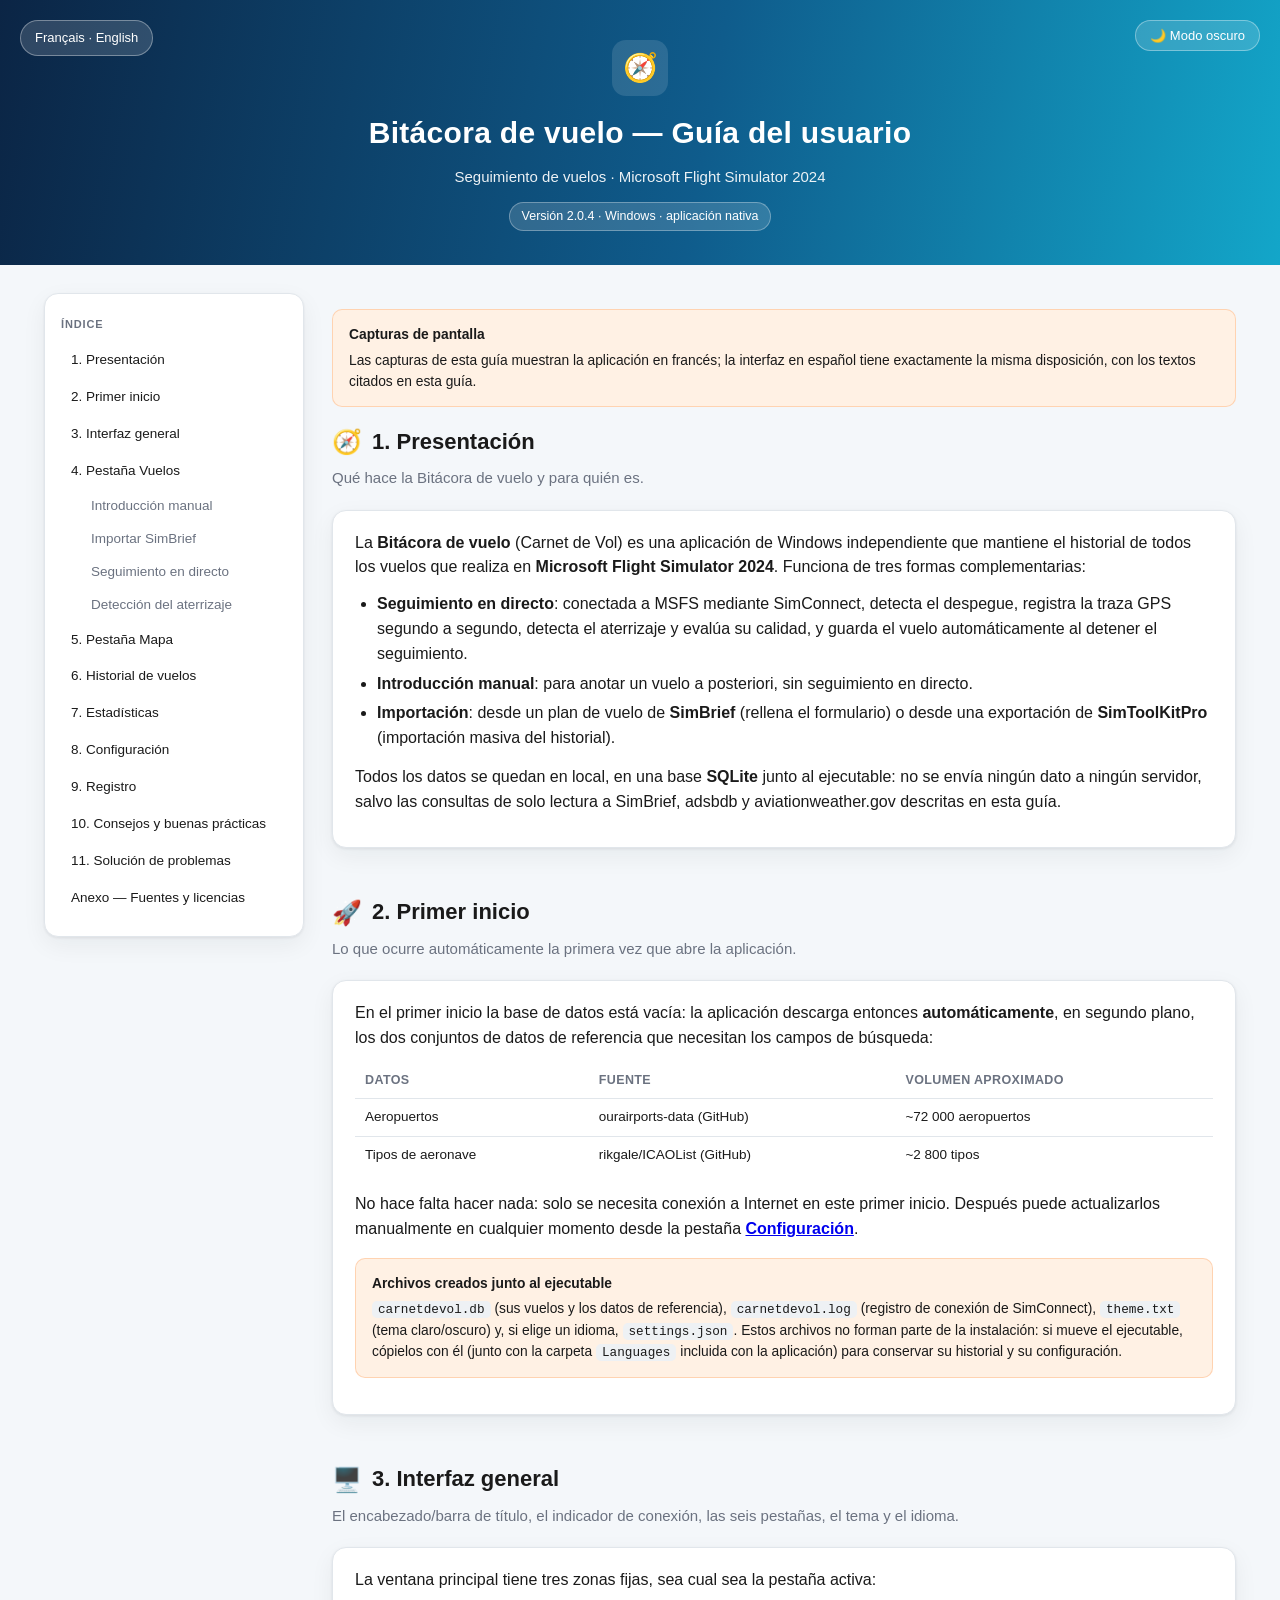
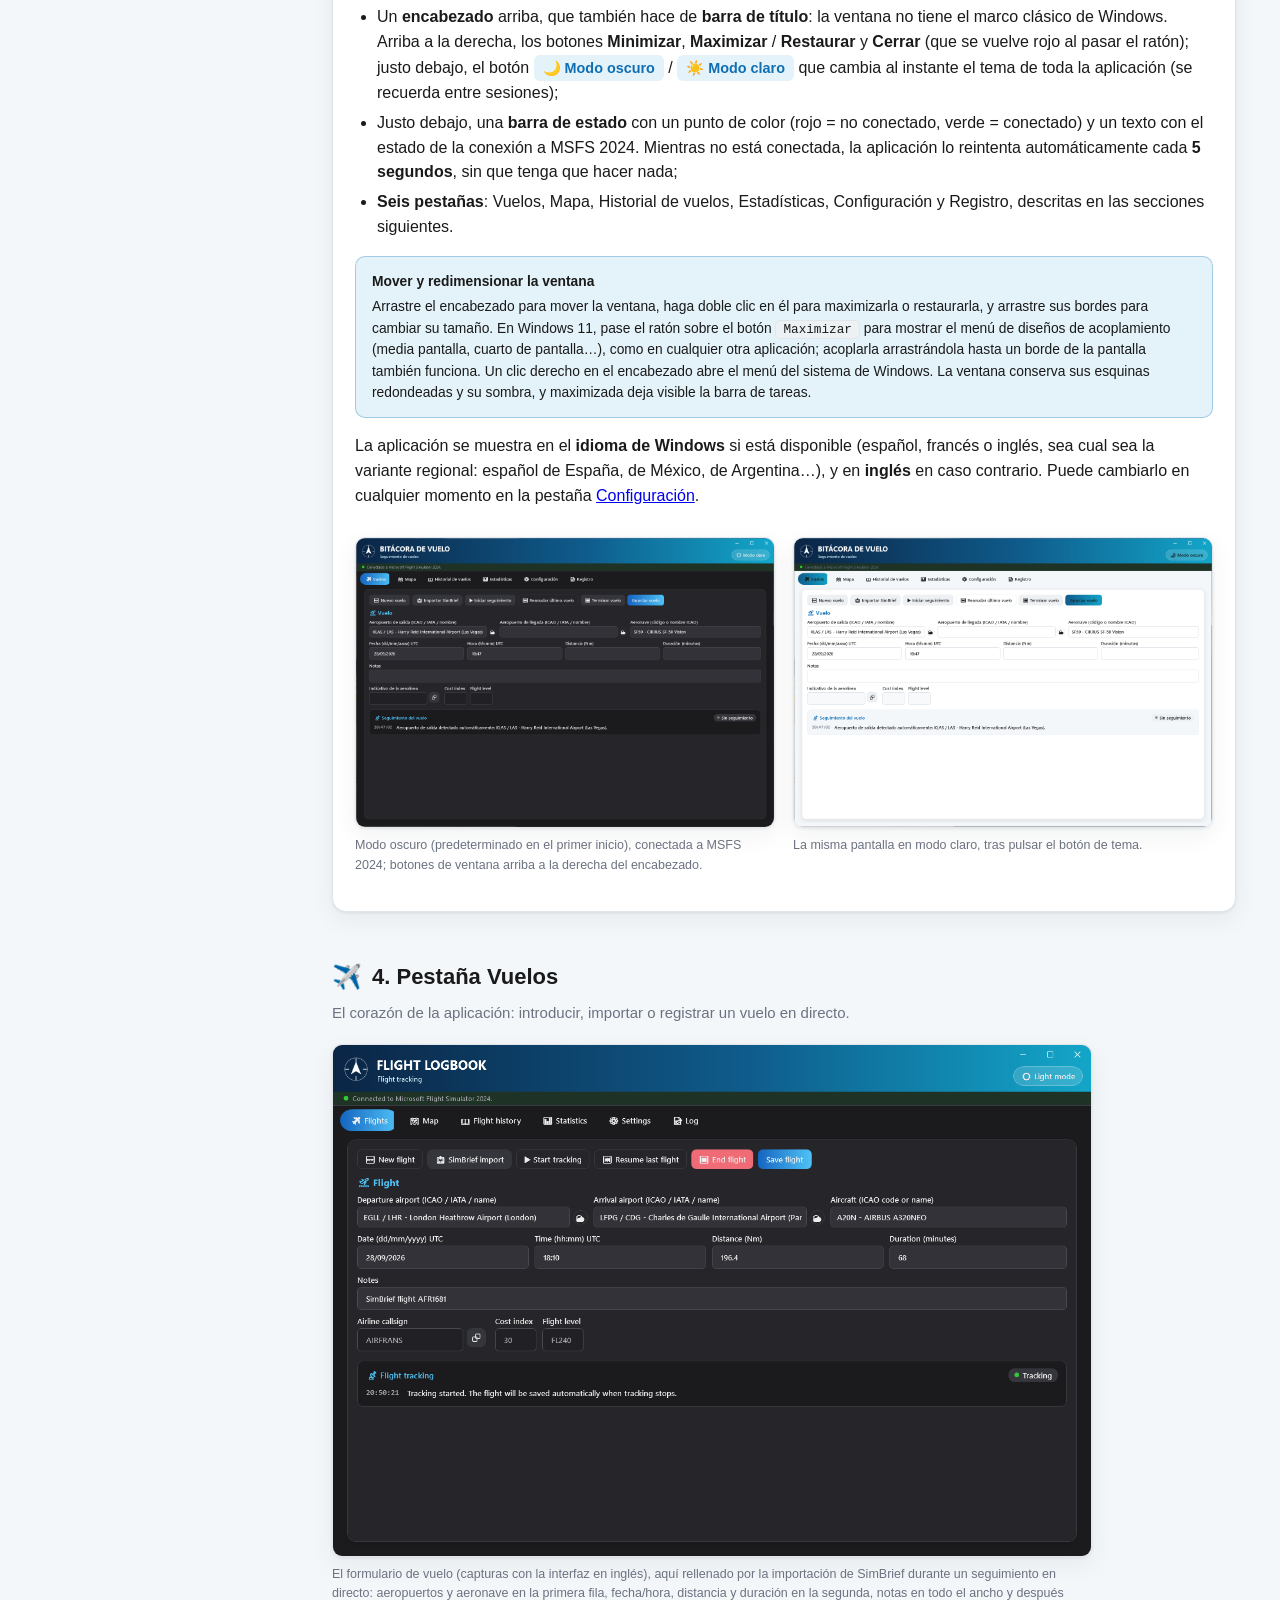
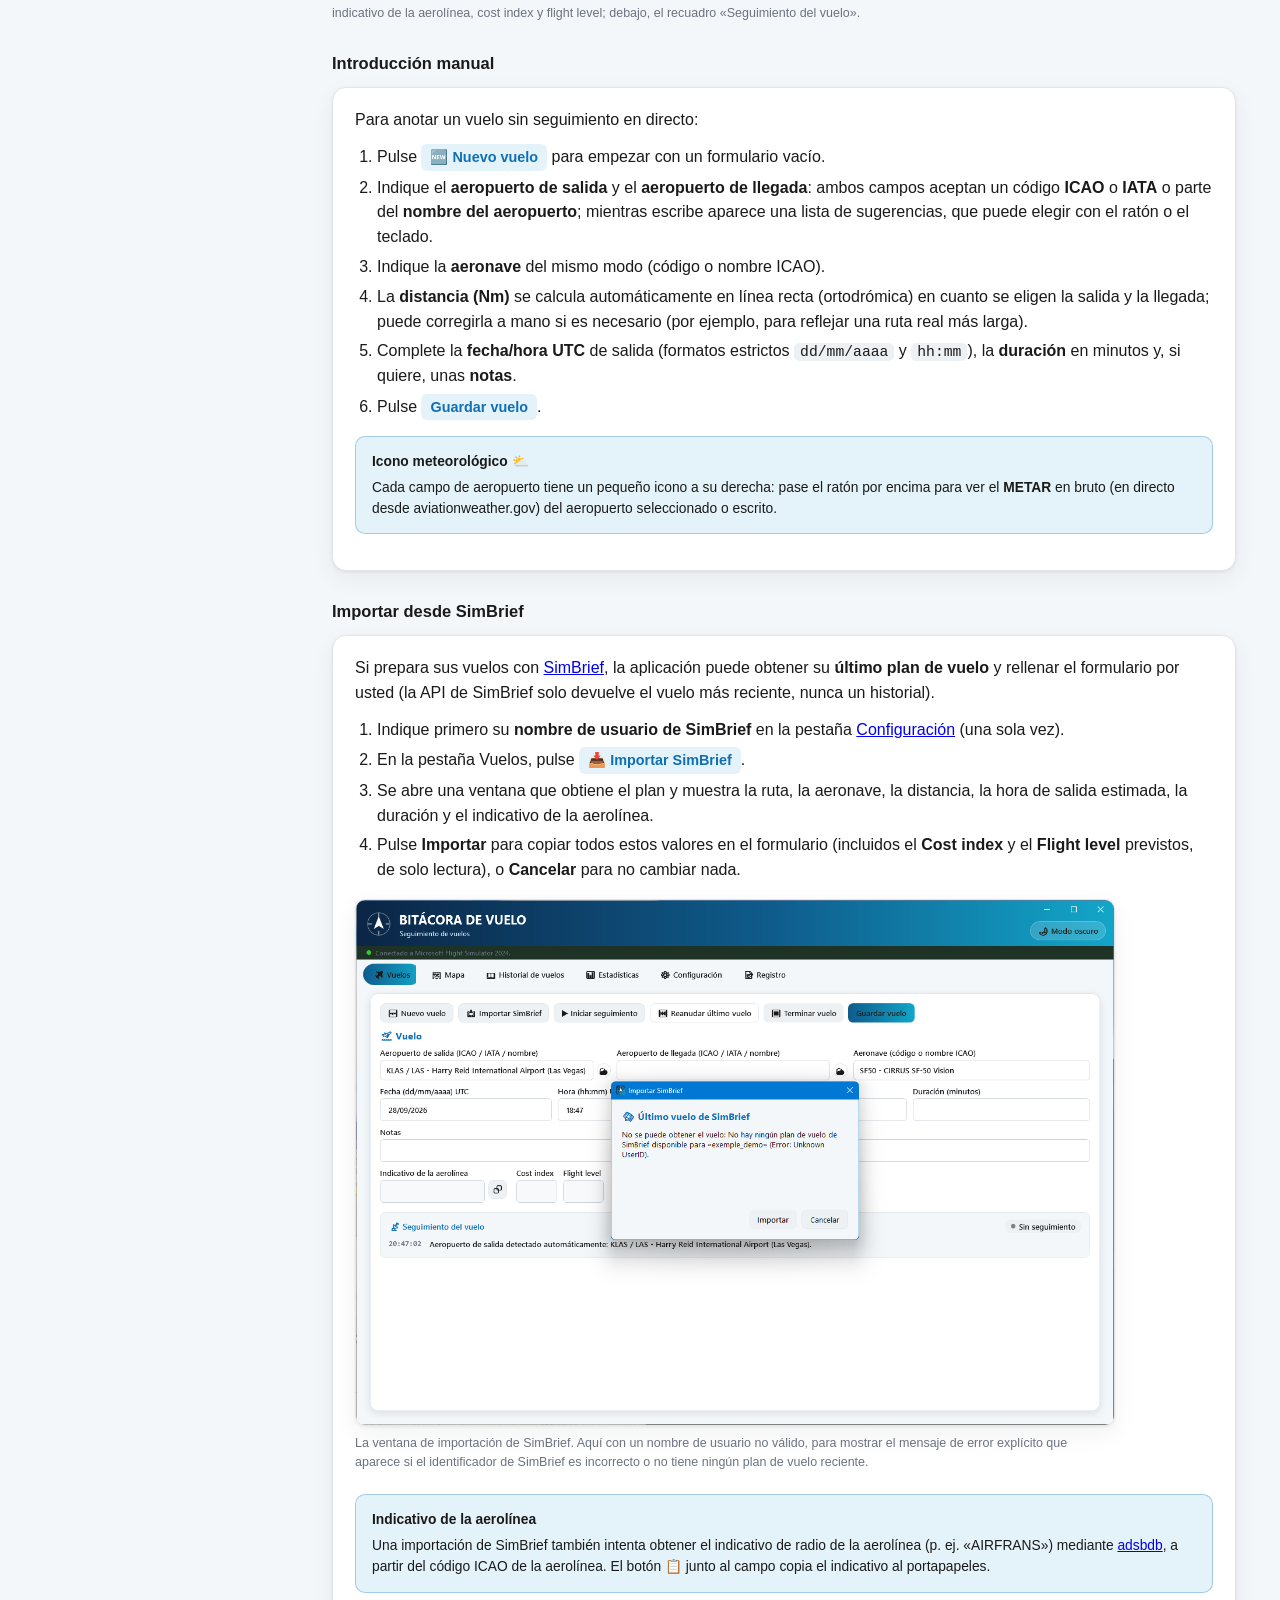
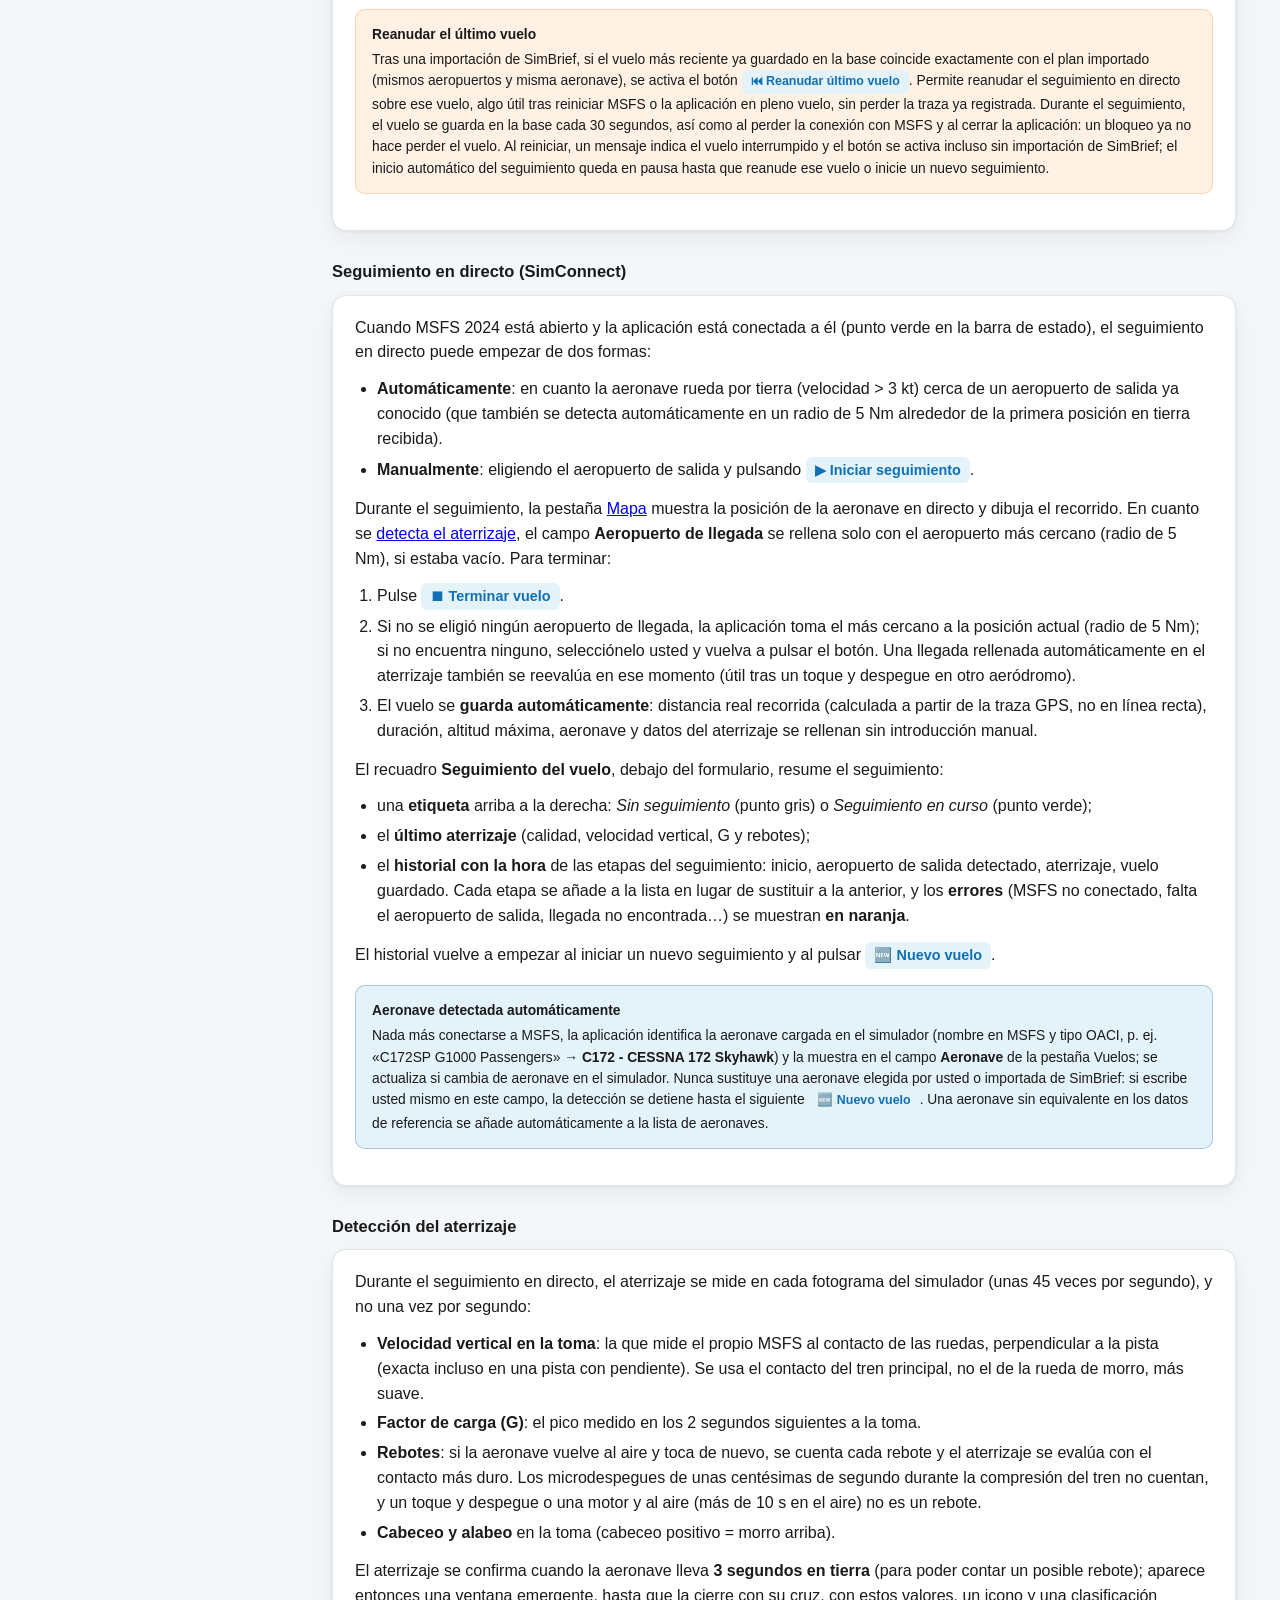
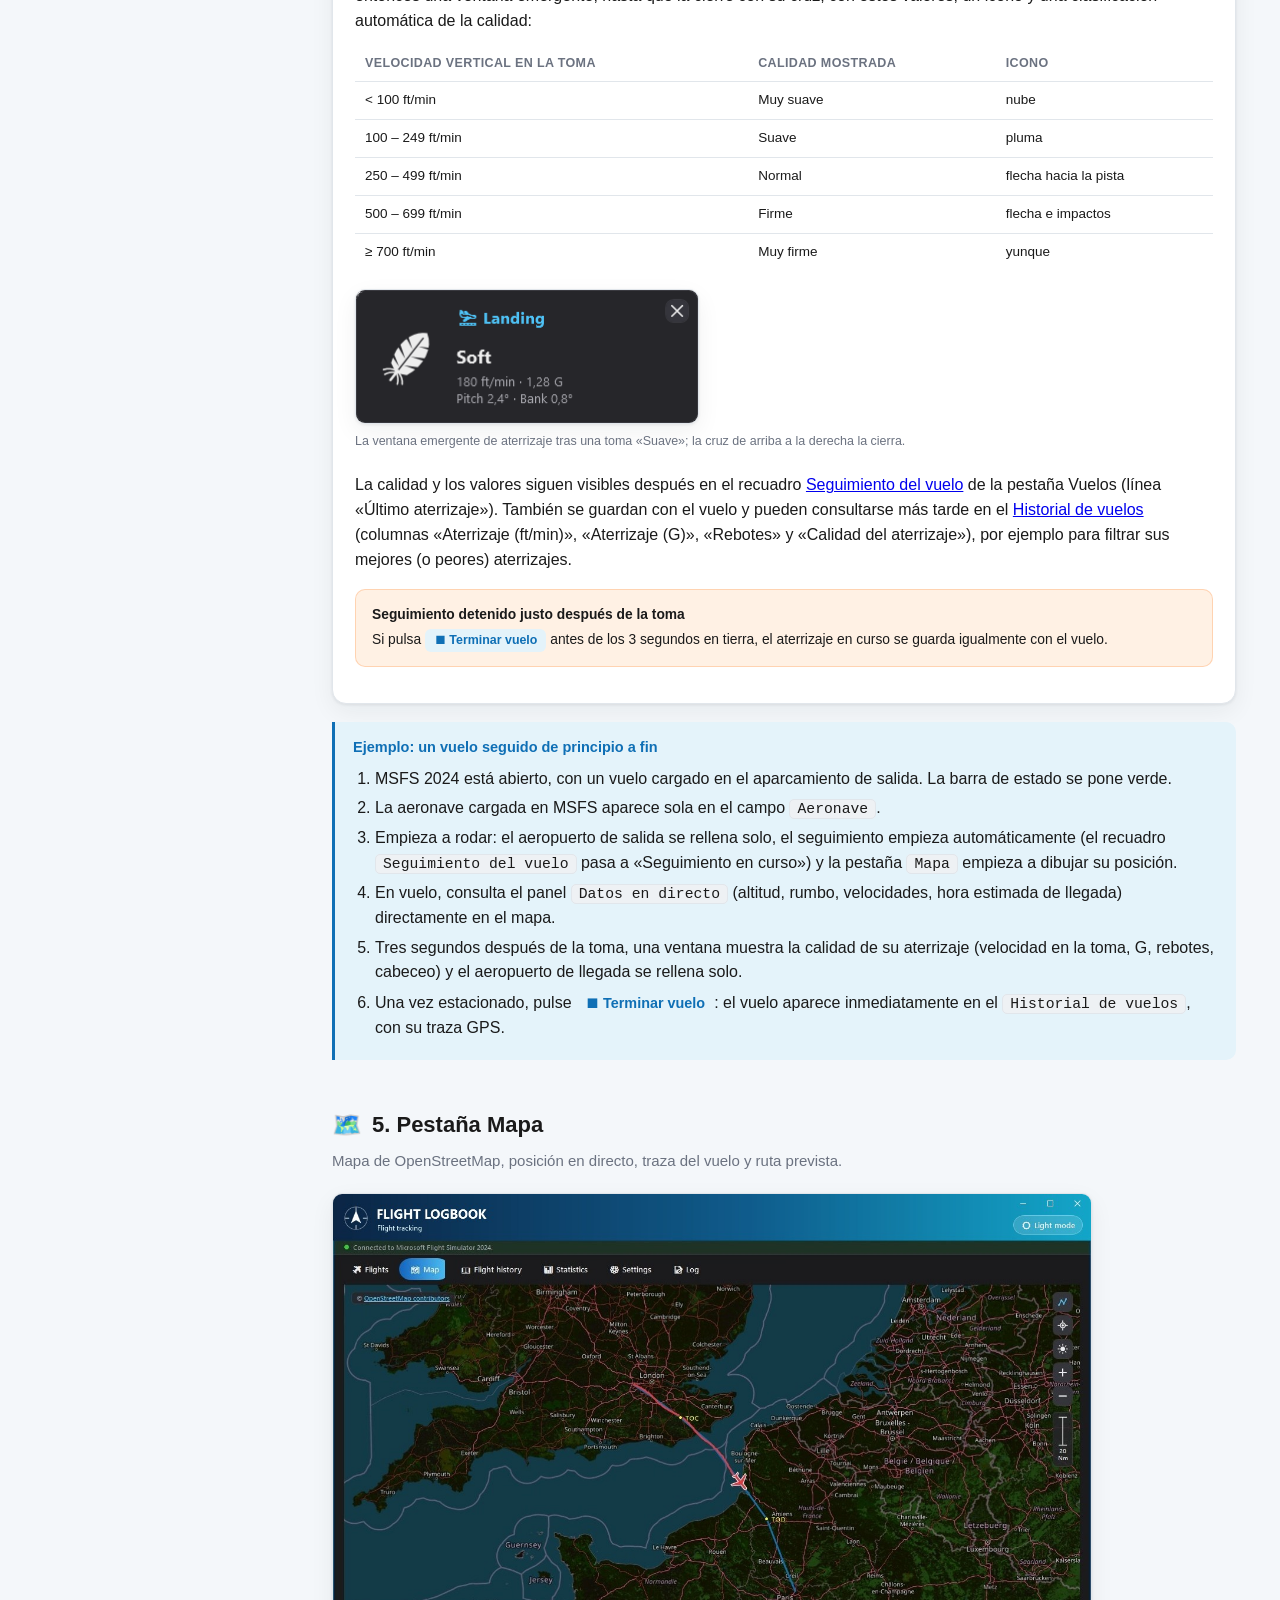
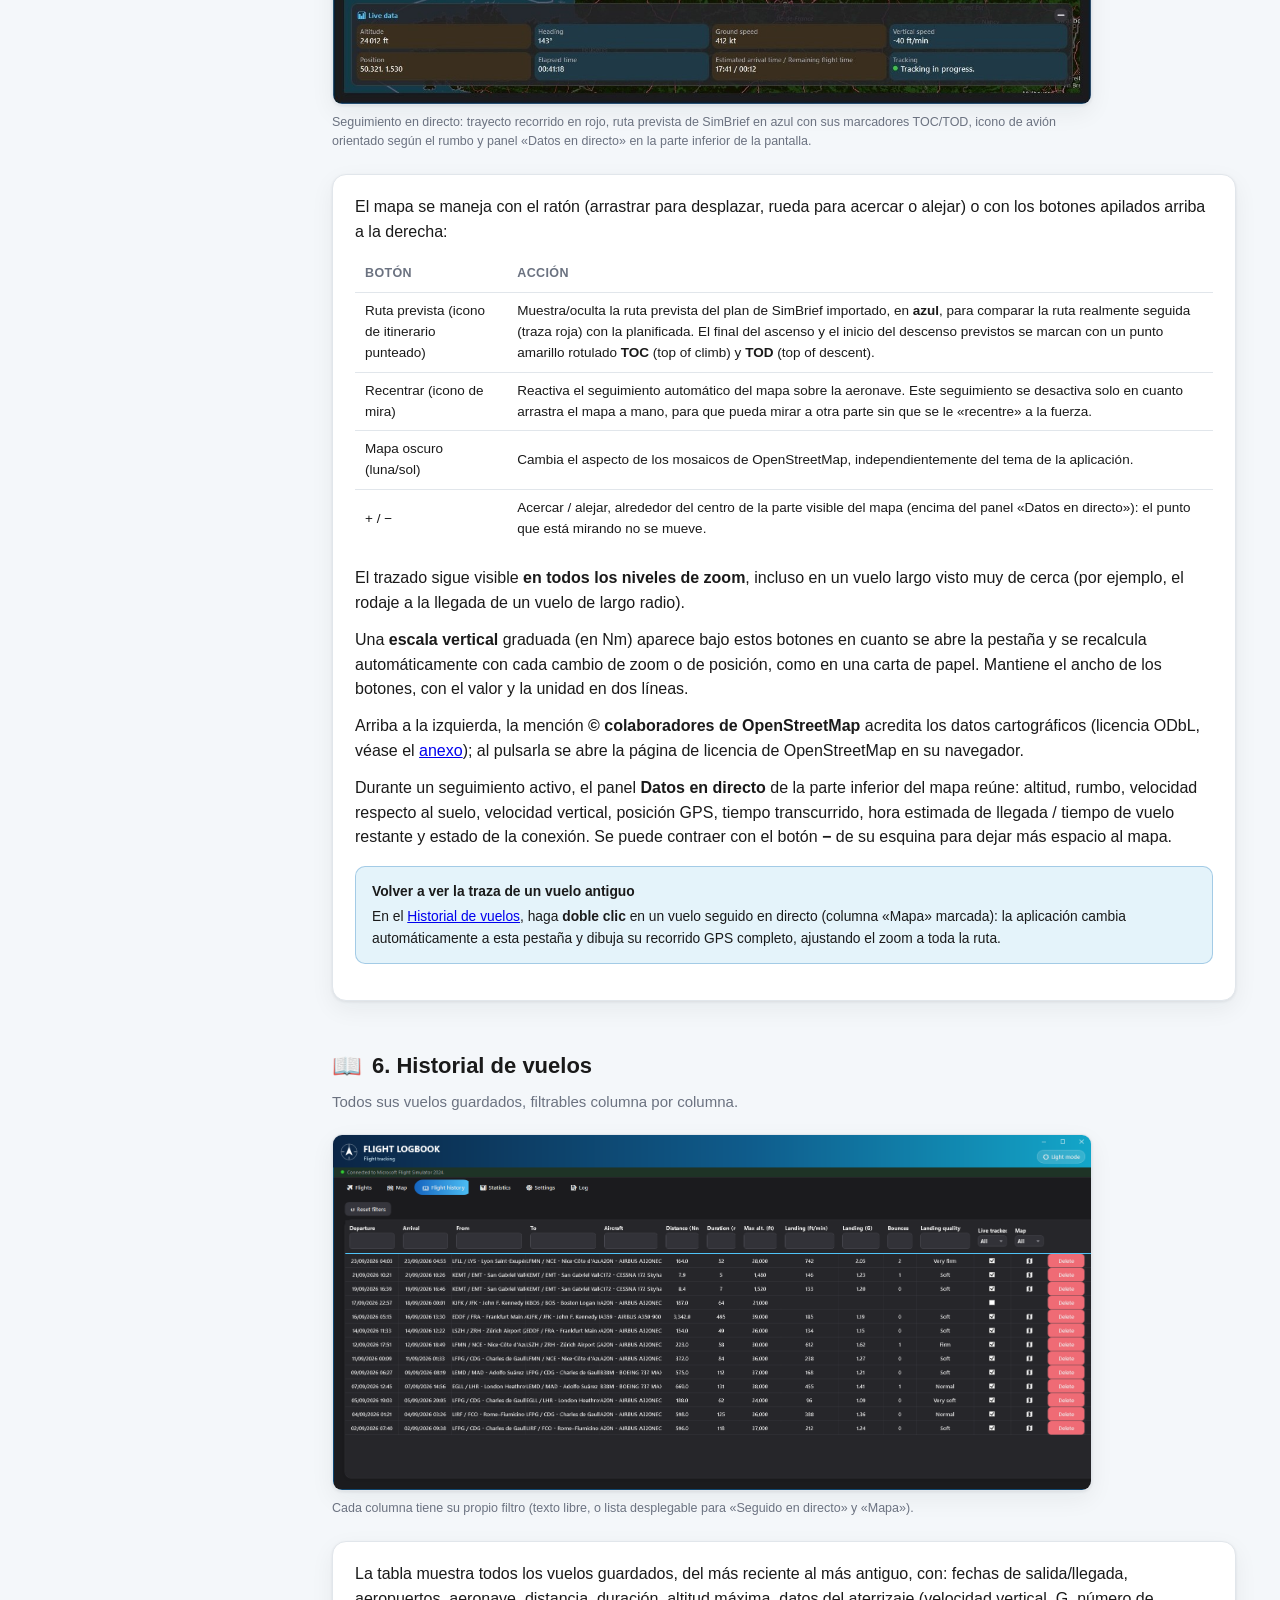
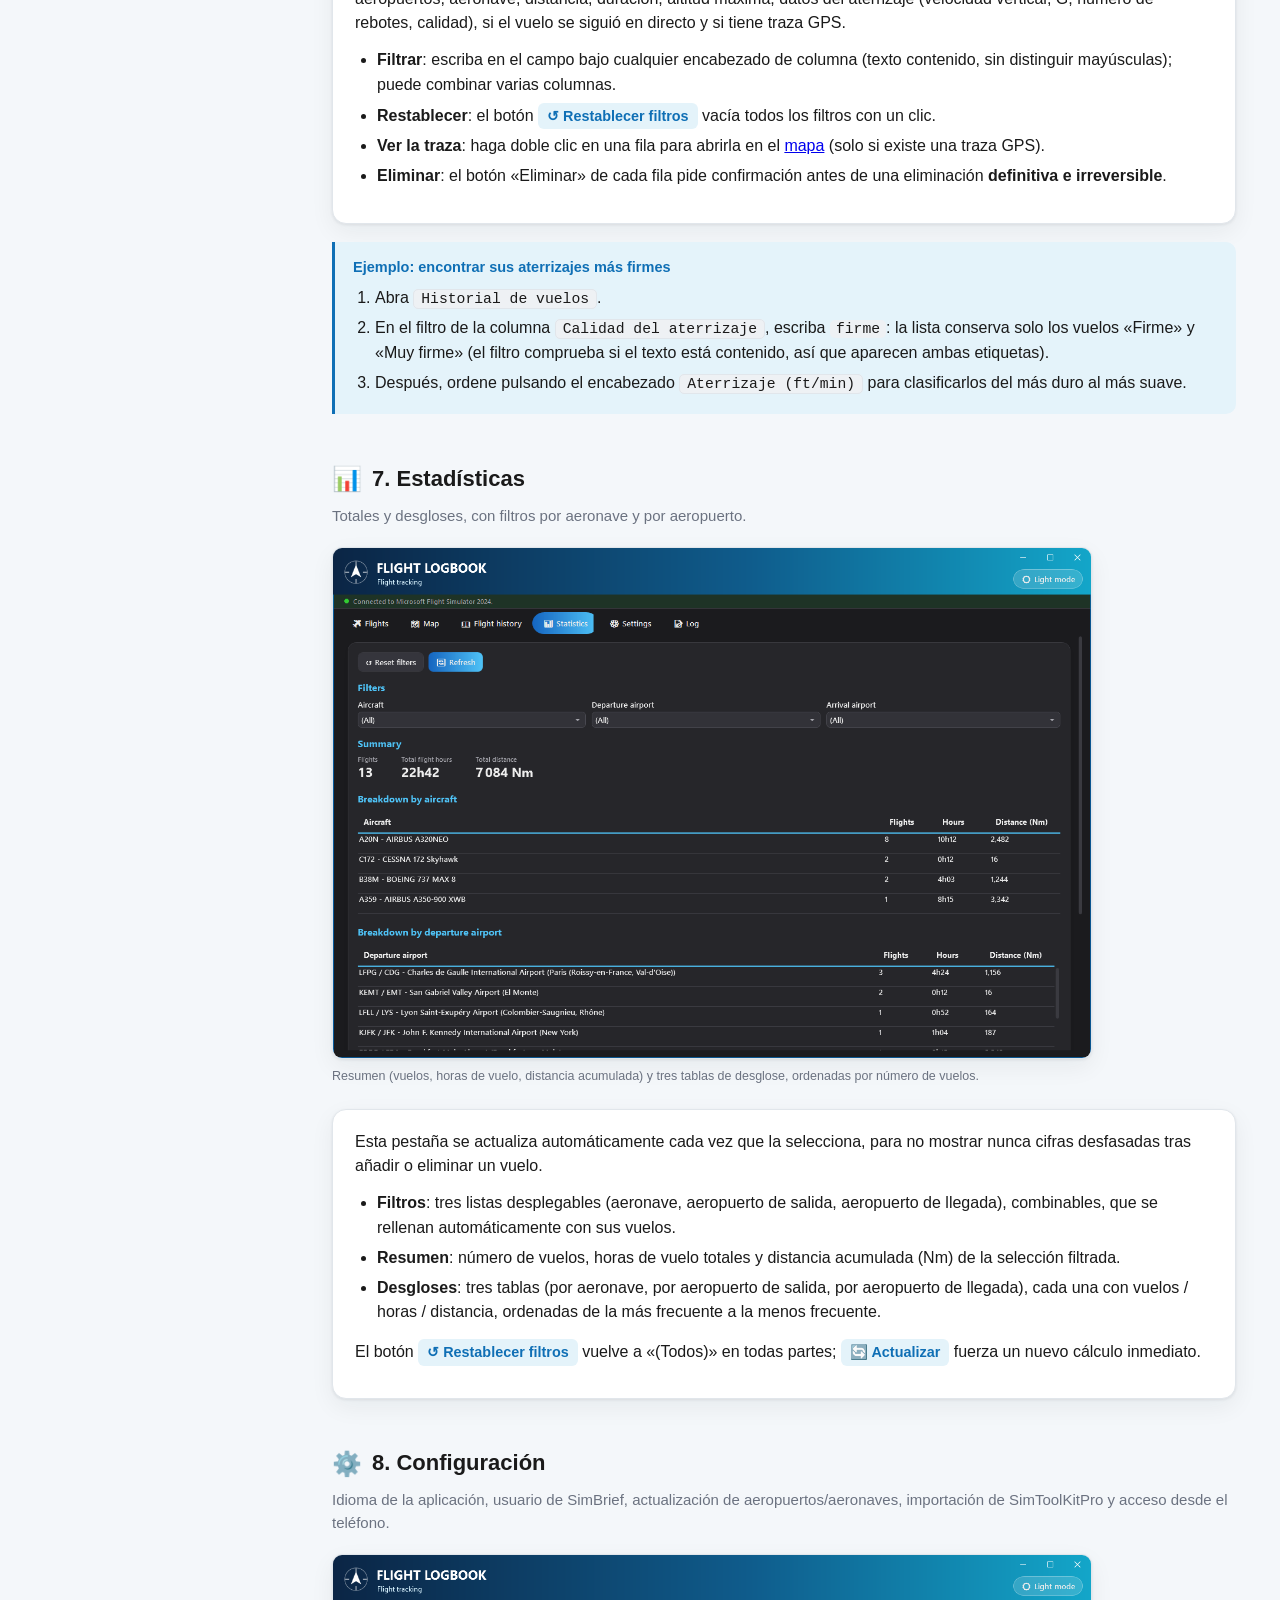
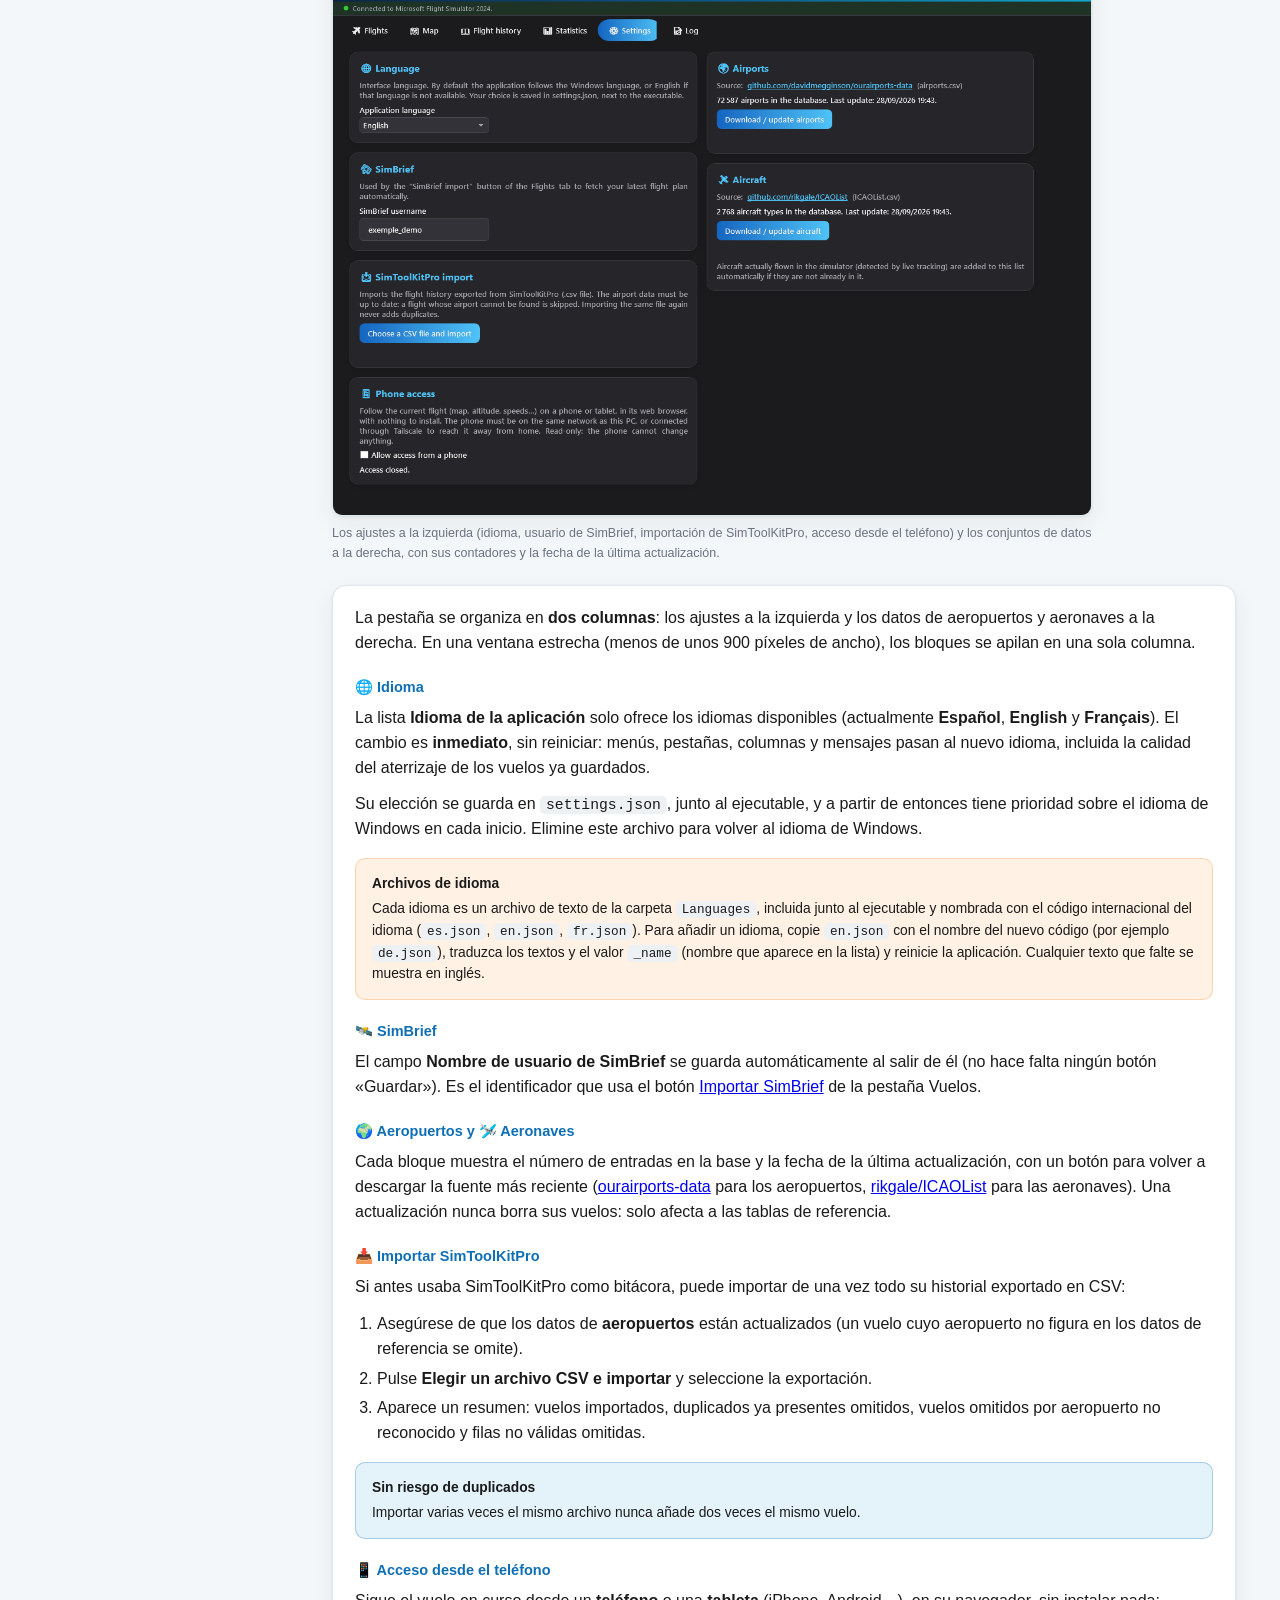
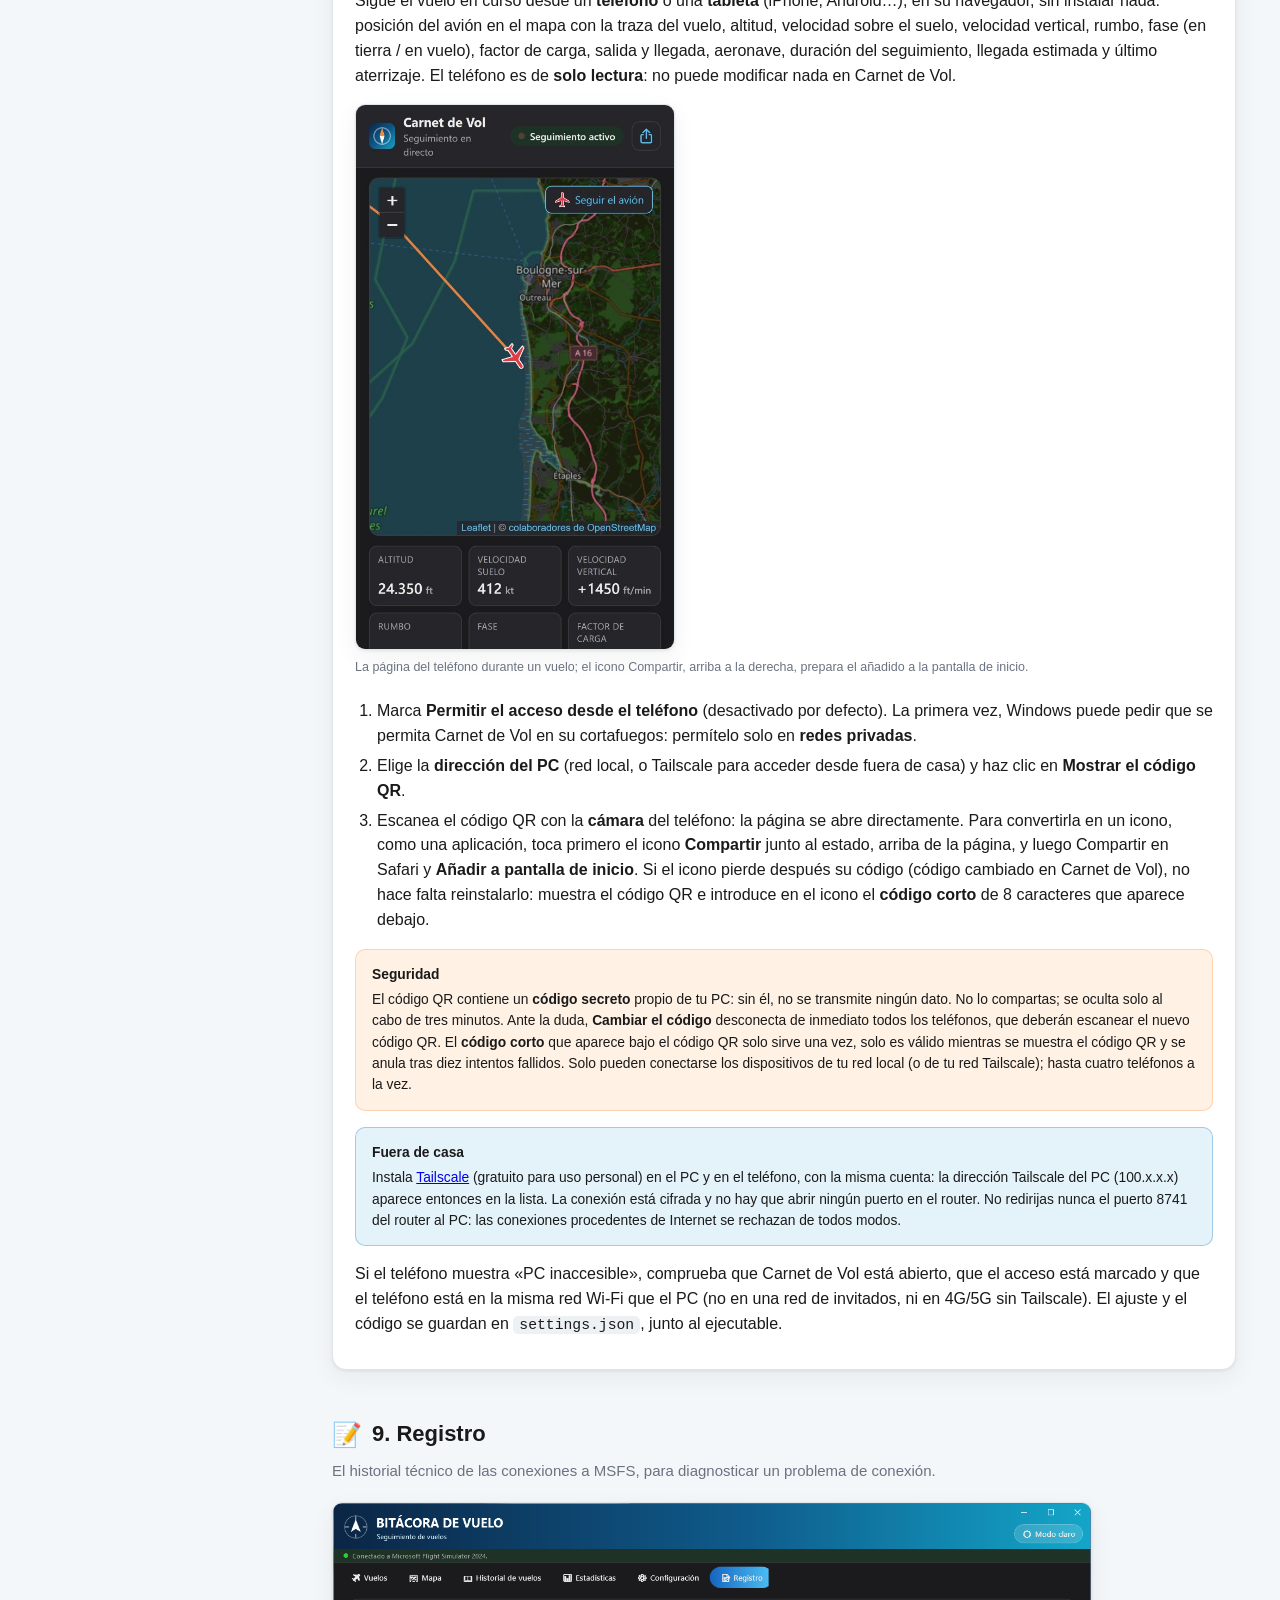
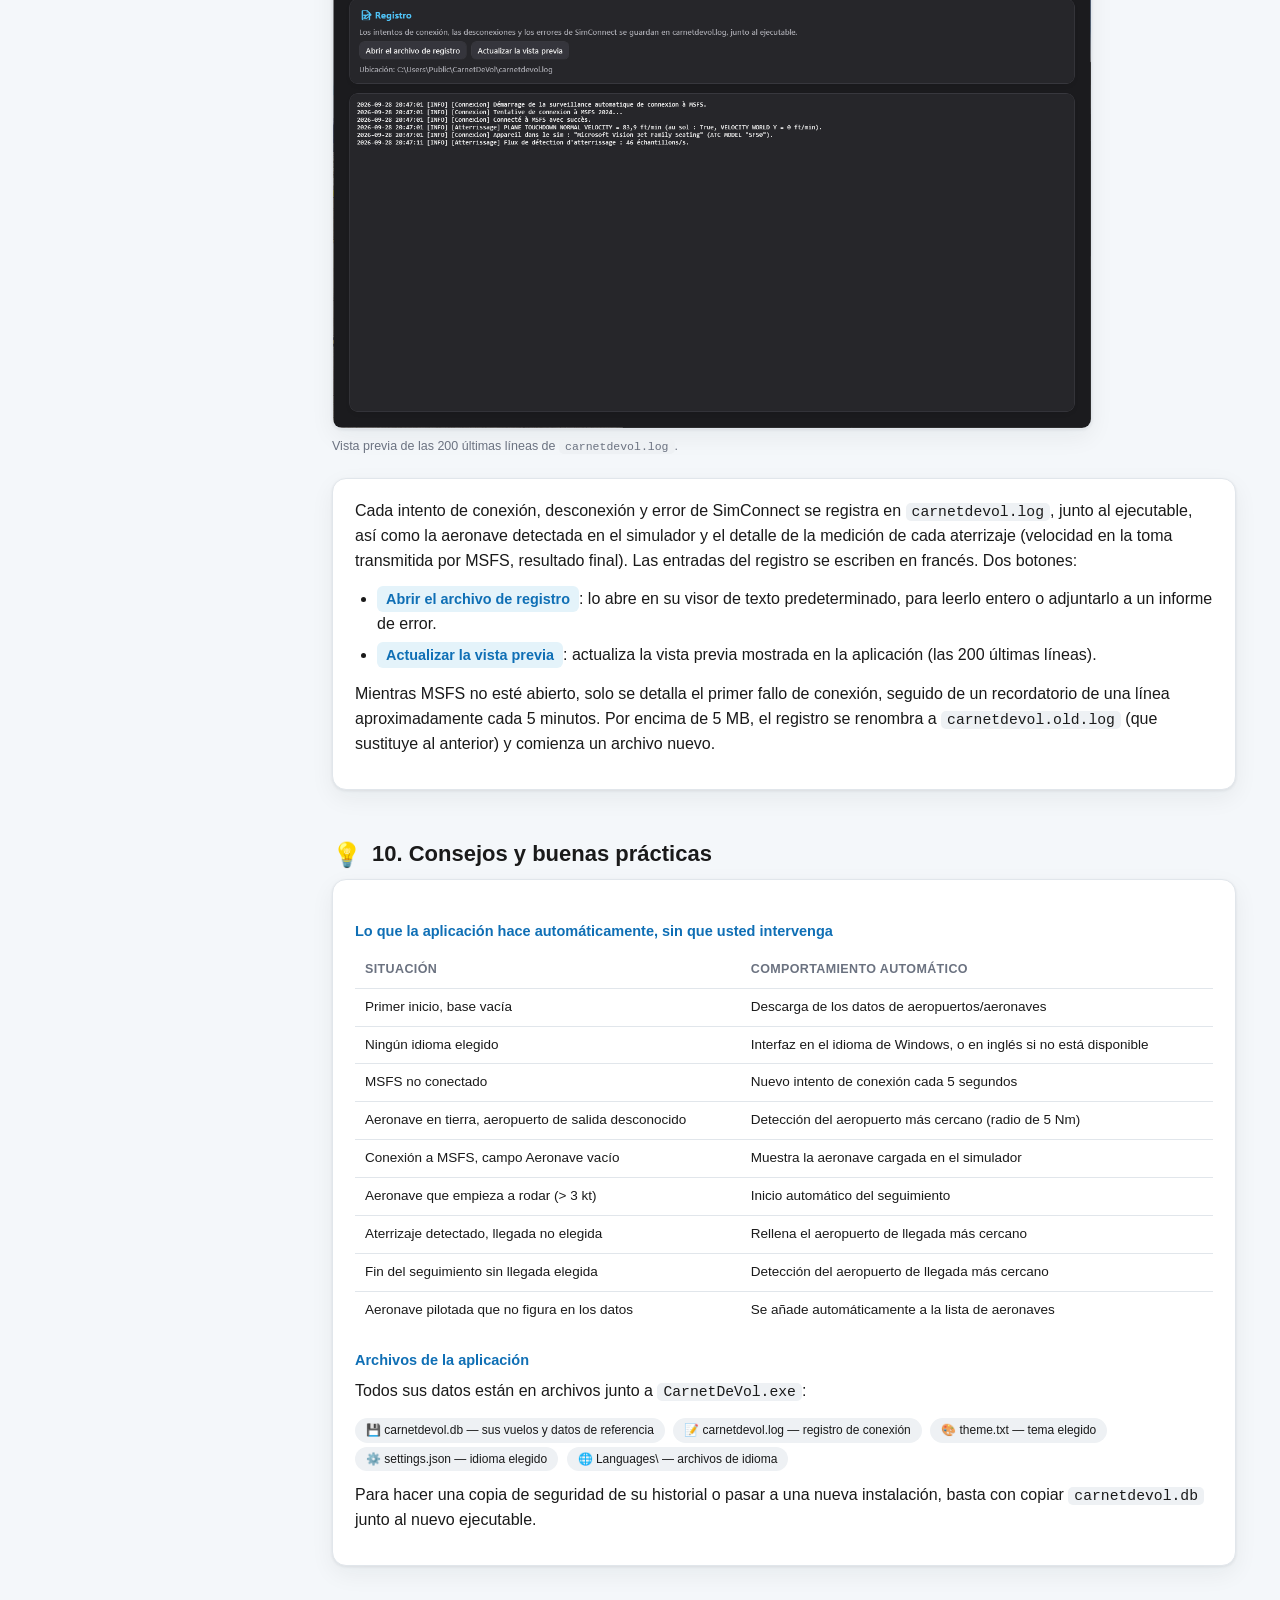
<file: guides/carnetdevol/guia-usuario.html>
<!DOCTYPE html>
<html lang="es">
<head>
<meta charset="UTF-8" />
<meta name="viewport" content="width=device-width, initial-scale=1" />
<title>Bitácora de vuelo — Guía del usuario</title>
<meta name="description" content="Guía completa de las funciones de la Bitácora de vuelo (Carnet de Vol), la aplicación de seguimiento de vuelos para Microsoft Flight Simulator 2024." />
<link rel="canonical" href="http://cdl.kairhosen.com/guides/carnetdevol/guia-usuario.html" />
<link rel="alternate" hreflang="fr" href="http://cdl.kairhosen.com/guides/carnetdevol/guide-utilisateur.html" />
<link rel="alternate" hreflang="en" href="http://cdl.kairhosen.com/guides/carnetdevol/user-guide.html" />
<link rel="alternate" hreflang="es" href="http://cdl.kairhosen.com/guides/carnetdevol/guia-usuario.html" />
<link rel="alternate" hreflang="x-default" href="http://cdl.kairhosen.com/guides/carnetdevol/guide-utilisateur.html" />
<style>
  :root {
    --bg: #F4F7FA;
    --panel: #FFFFFF;
    --panel-border: #E1E6EB;
    --text: #1A1A1A;
    --text-secondary: #6B7280;
    --accent: #0F6FB5;
    --accent-soft: #E4F3FA;
    --accent2: #FF8A3D;
    --accent2-soft: #FFF1E4;
    --danger: #E0505F;
    --danger-soft: #FBE7E9;
    --success-soft: #E6F5EA;
    --success-text: #1E7A3D;
    --code-bg: #EEF1F4;
    --shadow: 0 1px 3px rgba(20, 30, 40, 0.08), 0 8px 24px rgba(20, 30, 40, 0.06);
    --banner-grad: linear-gradient(100deg, #0B2545 0%, #0F5C8C 55%, #13A6C9 100%);
  }
  @media (prefers-color-scheme: dark) {
    :root:not([data-theme="light"]) {
      --bg: #1B1B1E;
      --panel: #26262A;
      --panel-border: #3A3A40;
      --text: #EDEDED;
      --text-secondary: #A6A6AD;
      --accent: #4FC3F7;
      --accent-soft: #1F3A46;
      --accent2: #FFB74D;
      --accent2-soft: #3A2E1F;
      --danger: #EF6B75;
      --danger-soft: #3A2226;
      --success-soft: #1E3326;
      --success-text: #7EDBA0;
      --code-bg: #323238;
      --shadow: 0 1px 3px rgba(0, 0, 0, 0.3), 0 8px 24px rgba(0, 0, 0, 0.35);
    }
  }
  :root[data-theme="dark"] {
    --bg: #1B1B1E;
    --panel: #26262A;
    --panel-border: #3A3A40;
    --text: #EDEDED;
    --text-secondary: #A6A6AD;
    --accent: #4FC3F7;
    --accent-soft: #1F3A46;
    --accent2: #FFB74D;
    --accent2-soft: #3A2E1F;
    --danger: #EF6B75;
    --danger-soft: #3A2226;
    --success-soft: #1E3326;
    --success-text: #7EDBA0;
    --code-bg: #323238;
    --shadow: 0 1px 3px rgba(0, 0, 0, 0.3), 0 8px 24px rgba(0, 0, 0, 0.35);
  }

  * { box-sizing: border-box; }
  html { scroll-behavior: smooth; }
  body {
    margin: 0;
    background: var(--bg);
    color: var(--text);
    font-family: -apple-system, "Segoe UI", Roboto, Helvetica, Arial, sans-serif;
    line-height: 1.55;
  }

  .hero {
    background: var(--banner-grad);
    color: #fff;
    padding: 40px 24px 34px;
    text-align: center;
    position: relative;
  }
  .hero .icon {
    width: 56px; height: 56px;
    margin: 0 auto 14px;
    border-radius: 14px;
    background: rgba(255,255,255,0.12);
    display: flex; align-items: center; justify-content: center;
    font-size: 28px;
  }
  .hero h1 { margin: 0 0 8px; font-size: 30px; letter-spacing: 0.3px; }
  .hero p { margin: 0; opacity: 0.92; font-size: 15px; }
  .hero .badge {
    display: inline-block; margin-top: 14px;
    background: rgba(255,255,255,0.15);
    border: 1px solid rgba(255,255,255,0.3);
    padding: 4px 12px; border-radius: 999px; font-size: 12.5px;
  }
  .theme-toggle {
    position: absolute; top: 20px; right: 20px;
    background: rgba(255,255,255,0.15);
    border: 1px solid rgba(255,255,255,0.35);
    color: #fff; border-radius: 999px;
    padding: 7px 14px; font-size: 13px; cursor: pointer;
  }
  .theme-toggle:hover { background: rgba(255,255,255,0.25); }
  .lang-switch {
    position: absolute; top: 20px; left: 20px;
    background: rgba(255,255,255,0.15);
    border: 1px solid rgba(255,255,255,0.35);
    color: #fff; border-radius: 999px; text-decoration: none;
    padding: 7px 14px; font-size: 13px;
  }
  .lang-switch a { color: #fff; text-decoration: none; }
  .lang-switch a:hover { text-decoration: underline; }
  @media (max-width: 600px) {
    .hero { padding-top: 70px; }
  }

  .layout {
    max-width: 1240px;
    margin: 0 auto;
    display: grid;
    grid-template-columns: 260px minmax(0, 1fr);
    gap: 28px;
    padding: 28px 24px 60px;
  }

  nav.toc {
    position: sticky;
    top: 16px;
    align-self: start;
    background: var(--panel);
    border: 1px solid var(--panel-border);
    border-radius: 14px;
    padding: 18px 16px;
    box-shadow: var(--shadow);
    max-height: calc(100vh - 32px);
    overflow-y: auto;
  }
  nav.toc h2 {
    font-size: 11px; text-transform: uppercase; letter-spacing: 0.08em;
    color: var(--text-secondary); margin: 4px 0 10px;
  }
  nav.toc ul { list-style: none; margin: 0; padding: 0; }
  nav.toc li { margin: 2px 0; }
  nav.toc a {
    display: block; padding: 7px 10px; border-radius: 8px;
    color: var(--text); text-decoration: none; font-size: 13.5px;
  }
  nav.toc a:hover { background: var(--accent-soft); color: var(--accent); }
  nav.toc .sub { padding-left: 20px; font-size: 12.5px; }
  nav.toc .sub a { color: var(--text-secondary); padding: 5px 10px; }

  main { min-width: 0; }

  section { margin-bottom: 46px; scroll-margin-top: 16px; }
  section.tab-section { scroll-margin-top: 16px; }

  h2.section-title {
    font-size: 22px; margin: 0 0 6px;
    display: flex; align-items: center; gap: 10px;
  }
  h2.section-title .emoji { font-size: 24px; }
  .section-lead { color: var(--text-secondary); margin: 0 0 20px; font-size: 15px; }

  h3 { font-size: 16.5px; margin: 28px 0 10px; }
  h4 { font-size: 14.5px; margin: 20px 0 8px; color: var(--accent); }

  p { margin: 0 0 12px; }
  ul, ol { margin: 0 0 14px; padding-left: 22px; }
  li { margin-bottom: 5px; }

  .card {
    background: var(--panel);
    border: 1px solid var(--panel-border);
    border-radius: 14px;
    padding: 20px 22px;
    box-shadow: var(--shadow);
    margin-bottom: 18px;
  }

  figure { margin: 16px 0 22px; }
  figure img {
    width: 100%; max-width: 760px; display: block;
    border-radius: 10px; border: 1px solid var(--panel-border);
    box-shadow: var(--shadow);
  }
  figcaption {
    margin-top: 8px; font-size: 12.5px; color: var(--text-secondary);
    max-width: 760px;
  }
  .shot-row {
    display: flex; gap: 18px; flex-wrap: wrap;
  }
  .shot-row figure { flex: 1 1 340px; margin: 16px 0; }
  .shot-row figure img { max-width: 100%; }

  kbd, .ui {
    background: var(--code-bg); border: 1px solid var(--panel-border);
    border-radius: 5px; padding: 1px 7px; font-size: 0.92em;
    font-family: ui-monospace, "Cascadia Code", Consolas, monospace;
  }
  .btn-label {
    display: inline-block; background: var(--accent-soft); color: var(--accent);
    border-radius: 6px; padding: 2px 9px; font-size: 0.9em; font-weight: 600;
    white-space: nowrap;
  }

  table {
    width: 100%; border-collapse: collapse; margin: 10px 0 18px;
    font-size: 13.5px;
  }
  th, td { text-align: left; padding: 8px 10px; border-bottom: 1px solid var(--panel-border); }
  th { color: var(--text-secondary); font-weight: 600; font-size: 12.5px; text-transform: uppercase; letter-spacing: 0.03em; }
  tr:last-child td { border-bottom: none; }

  .callout {
    border-radius: 10px; padding: 14px 16px; margin: 16px 0;
    font-size: 13.8px; border: 1px solid transparent;
  }
  .callout.tip { background: var(--accent-soft); border-color: color-mix(in srgb, var(--accent) 30%, transparent); }
  .callout.warn { background: var(--danger-soft); border-color: color-mix(in srgb, var(--danger) 30%, transparent); }
  .callout.note { background: var(--accent2-soft); border-color: color-mix(in srgb, var(--accent2) 30%, transparent); }
  .callout > strong:first-child { display: block; margin-bottom: 4px; }

  .example {
    border-left: 3px solid var(--accent);
    background: var(--accent-soft);
    border-radius: 0 10px 10px 0;
    padding: 14px 18px;
    margin: 18px 0;
  }
  .example h4 { margin: 0 0 8px; color: var(--accent); }
  .example ol { margin-bottom: 0; }

  .grid-2 {
    display: grid; grid-template-columns: 1fr 1fr; gap: 18px;
  }

  .pill {
    display: inline-flex; align-items: center; gap: 6px;
    background: var(--code-bg); border-radius: 999px;
    padding: 3px 11px; font-size: 12px; margin: 2px 4px 2px 0;
  }

  footer {
    text-align: center; color: var(--text-secondary);
    font-size: 12.5px; padding: 30px 24px 50px;
  }

  code.path {
    font-family: ui-monospace, Consolas, monospace;
    background: var(--code-bg); padding: 1px 6px; border-radius: 5px; font-size: 0.92em;
  }

  @media (max-width: 900px) {
    .layout { grid-template-columns: 1fr; }
    nav.toc { position: static; max-height: none; }
    .grid-2 { grid-template-columns: 1fr; }
  }
</style>
</head>
<body>

<header class="hero">
  <nav class="lang-switch" aria-label="Idioma"><a href="guide-utilisateur.html" hreflang="fr" lang="fr">Français</a> · <a href="user-guide.html" hreflang="en" lang="en">English</a></nav>
  <button class="theme-toggle" id="themeToggle" type="button">🌙 Modo oscuro</button>
  <div class="icon">🧭</div>
  <h1>Bitácora de vuelo — Guía del usuario</h1>
  <p>Seguimiento de vuelos · Microsoft Flight Simulator 2024</p>
  <span class="badge">Versión 2.0.4 · Windows · aplicación nativa</span>
</header>

<div class="layout">
  <nav class="toc" aria-label="Índice">
    <h2>Índice</h2>
    <ul>
      <li><a href="#presentacion">1. Presentación</a></li>
      <li><a href="#primer-inicio">2. Primer inicio</a></li>
      <li><a href="#interfaz">3. Interfaz general</a></li>
      <li><a href="#pestana-vuelos">4. Pestaña Vuelos</a>
        <ul class="sub">
          <li><a href="#vuelos-manual">Introducción manual</a></li>
          <li><a href="#vuelos-simbrief">Importar SimBrief</a></li>
          <li><a href="#vuelos-seguimiento">Seguimiento en directo</a></li>
          <li><a href="#vuelos-aterrizaje">Detección del aterrizaje</a></li>
        </ul>
      </li>
      <li><a href="#pestana-mapa">5. Pestaña Mapa</a></li>
      <li><a href="#pestana-historial">6. Historial de vuelos</a></li>
      <li><a href="#pestana-estadisticas">7. Estadísticas</a></li>
      <li><a href="#pestana-configuracion">8. Configuración</a></li>
      <li><a href="#pestana-registro">9. Registro</a></li>
      <li><a href="#consejos">10. Consejos y buenas prácticas</a></li>
      <li><a href="#solucion-problemas">11. Solución de problemas</a></li>
      <li><a href="#anexo-licencias">Anexo — Fuentes y licencias</a></li>
    </ul>
  </nav>

  <main>

    <div class="callout note">
      <strong>Capturas de pantalla</strong>
      Las capturas de esta guía muestran la aplicación en francés; la interfaz en español tiene
      exactamente la misma disposición, con los textos citados en esta guía.
    </div>

    <section id="presentacion">
      <h2 class="section-title"><span class="emoji">🧭</span> 1. Presentación</h2>
      <p class="section-lead">Qué hace la Bitácora de vuelo y para quién es.</p>
      <div class="card">
        <p>La <strong>Bitácora de vuelo</strong> (Carnet de Vol) es una aplicación de Windows
        independiente que mantiene el historial de todos los vuelos que realiza en
        <strong>Microsoft Flight Simulator 2024</strong>. Funciona de tres formas complementarias:</p>
        <ul>
          <li><strong>Seguimiento en directo</strong>: conectada a MSFS mediante SimConnect, detecta
          el despegue, registra la traza GPS segundo a segundo, detecta el aterrizaje y evalúa su
          calidad, y guarda el vuelo automáticamente al detener el seguimiento.</li>
          <li><strong>Introducción manual</strong>: para anotar un vuelo a posteriori, sin seguimiento en directo.</li>
          <li><strong>Importación</strong>: desde un plan de vuelo de <strong>SimBrief</strong>
          (rellena el formulario) o desde una exportación de <strong>SimToolKitPro</strong>
          (importación masiva del historial).</li>
        </ul>
        <p>Todos los datos se quedan en local, en una base <strong>SQLite</strong> junto al
        ejecutable: no se envía ningún dato a ningún servidor, salvo las consultas de solo lectura
        a SimBrief, adsbdb y aviationweather.gov descritas en esta guía.</p>
      </div>
    </section>

    <section id="primer-inicio">
      <h2 class="section-title"><span class="emoji">🚀</span> 2. Primer inicio</h2>
      <p class="section-lead">Lo que ocurre automáticamente la primera vez que abre la aplicación.</p>
      <div class="card">
        <p>En el primer inicio la base de datos está vacía: la aplicación descarga entonces
        <strong>automáticamente</strong>, en segundo plano, los dos conjuntos de datos de
        referencia que necesitan los campos de búsqueda:</p>
        <table>
          <tr><th>Datos</th><th>Fuente</th><th>Volumen aproximado</th></tr>
          <tr><td>Aeropuertos</td><td>ourairports-data (GitHub)</td><td>~72 000 aeropuertos</td></tr>
          <tr><td>Tipos de aeronave</td><td>rikgale/ICAOList (GitHub)</td><td>~2 800 tipos</td></tr>
        </table>
        <p>No hace falta hacer nada: solo se necesita conexión a Internet en este primer inicio.
        Después puede actualizarlos manualmente en cualquier momento desde la pestaña
        <a href="#pestana-configuracion"><strong>Configuración</strong></a>.</p>
        <div class="callout note">
          <strong>Archivos creados junto al ejecutable</strong>
          <code class="path">carnetdevol.db</code> (sus vuelos y los datos de referencia),
          <code class="path">carnetdevol.log</code> (registro de conexión de SimConnect),
          <code class="path">theme.txt</code> (tema claro/oscuro) y, si elige un idioma,
          <code class="path">settings.json</code>. Estos archivos no forman parte de la instalación:
          si mueve el ejecutable, cópielos con él (junto con la carpeta
          <code class="path">Languages</code> incluida con la aplicación) para conservar su
          historial y su configuración.
        </div>
      </div>
    </section>

    <section id="interfaz">
      <h2 class="section-title"><span class="emoji">🖥️</span> 3. Interfaz general</h2>
      <p class="section-lead">El encabezado/barra de título, el indicador de conexión, las seis pestañas, el tema y el idioma.</p>
      <div class="card">
        <p>La ventana principal tiene tres zonas fijas, sea cual sea la pestaña activa:</p>
        <ul>
          <li>Un <strong>encabezado</strong> arriba, que también hace de <strong>barra de título</strong>:
          la ventana no tiene el marco clásico de Windows. Arriba a la derecha, los botones
          <strong>Minimizar</strong>, <strong>Maximizar</strong> / <strong>Restaurar</strong> y
          <strong>Cerrar</strong> (que se vuelve rojo al pasar el ratón); justo debajo, el botón
          <span class="btn-label">🌙 Modo oscuro</span> / <span class="btn-label">☀️ Modo claro</span>
          que cambia al instante el tema de toda la aplicación (se recuerda entre sesiones);</li>
          <li>Justo debajo, una <strong>barra de estado</strong> con un punto de color (rojo = no
          conectado, verde = conectado) y un texto con el estado de la conexión a MSFS 2024.
          Mientras no está conectada, la aplicación lo reintenta automáticamente cada
          <strong>5 segundos</strong>, sin que tenga que hacer nada;</li>
          <li><strong>Seis pestañas</strong>: Vuelos, Mapa, Historial de vuelos, Estadísticas,
          Configuración y Registro, descritas en las secciones siguientes.</li>
        </ul>
        <div class="callout tip">
          <strong>Mover y redimensionar la ventana</strong>
          Arrastre el encabezado para mover la ventana, haga doble clic en él para maximizarla o
          restaurarla, y arrastre sus bordes para cambiar su tamaño. En Windows 11, pase el ratón
          sobre el botón <span class="ui">Maximizar</span> para mostrar el menú de diseños de
          acoplamiento (media pantalla, cuarto de pantalla…), como en cualquier otra
          aplicación; acoplarla arrastrándola hasta un borde de la pantalla también funciona. Un clic
          derecho en el encabezado abre el menú del sistema de Windows. La ventana conserva sus
          esquinas redondeadas y su sombra, y maximizada deja visible la barra de tareas.
        </div>
        <p>La aplicación se muestra en el <strong>idioma de Windows</strong> si está disponible
        (español, francés o inglés, sea cual sea la variante regional: español de España, de México,
        de Argentina…), y en <strong>inglés</strong> en caso contrario. Puede cambiarlo en cualquier
        momento en la pestaña <a href="#pestana-configuracion">Configuración</a>.</p>
        <div class="shot-row">
          <figure>
            <img src="images/es-onglet-vols-sombre.png" alt="Aplicación en modo oscuro, pestaña Vuelos, conectada a MSFS 2024" loading="lazy" />
            <figcaption>Modo oscuro (predeterminado en el primer inicio), conectada a MSFS 2024; botones
            de ventana arriba a la derecha del encabezado.</figcaption>
          </figure>
          <figure>
            <img src="images/es-onglet-vols-clair.png" alt="Aplicación en modo claro, pestaña Vuelos" loading="lazy" />
            <figcaption>La misma pantalla en modo claro, tras pulsar el botón de tema.</figcaption>
          </figure>
        </div>
      </div>
    </section>

    <section id="pestana-vuelos" class="tab-section">
      <h2 class="section-title"><span class="emoji">✈️</span> 4. Pestaña Vuelos</h2>
      <p class="section-lead">El corazón de la aplicación: introducir, importar o registrar un vuelo en directo.</p>

      <figure>
        <img src="../../assets/img/carnetdevol/en-vols.png" alt="Pestaña Vuelos: vuelo Londres – París importado de SimBrief, seguimiento en curso" loading="lazy" />
        <figcaption>El formulario de vuelo (capturas con la interfaz en inglés), aquí rellenado por
        la importación de SimBrief durante un seguimiento en directo: aeropuertos y aeronave en la
        primera fila, fecha/hora, distancia y duración en la segunda, notas en todo el ancho y
        después indicativo de la aerolínea, cost index y flight level; debajo, el recuadro
        «Seguimiento del vuelo».</figcaption>
      </figure>

      <h3 id="vuelos-manual">Introducción manual</h3>
      <div class="card">
        <p>Para anotar un vuelo sin seguimiento en directo:</p>
        <ol>
          <li>Pulse <span class="btn-label">🆕 Nuevo vuelo</span> para empezar con un formulario vacío.</li>
          <li>Indique el <strong>aeropuerto de salida</strong> y el <strong>aeropuerto de llegada</strong>:
          ambos campos aceptan un código <strong>ICAO</strong> o <strong>IATA</strong> o parte del
          <strong>nombre del aeropuerto</strong>; mientras escribe aparece una lista de sugerencias,
          que puede elegir con el ratón o el teclado.</li>
          <li>Indique la <strong>aeronave</strong> del mismo modo (código o nombre ICAO).</li>
          <li>La <strong>distancia (Nm)</strong> se calcula automáticamente en línea recta
          (ortodrómica) en cuanto se eligen la salida y la llegada; puede corregirla a mano si es
          necesario (por ejemplo, para reflejar una ruta real más larga).</li>
          <li>Complete la <strong>fecha/hora UTC</strong> de salida (formatos estrictos
          <code class="path">dd/mm/aaaa</code> y <code class="path">hh:mm</code>), la
          <strong>duración</strong> en minutos y, si quiere, unas <strong>notas</strong>.</li>
          <li>Pulse <span class="btn-label">Guardar vuelo</span>.</li>
        </ol>
        <div class="callout tip">
          <strong>Icono meteorológico ⛅</strong>
          Cada campo de aeropuerto tiene un pequeño icono a su derecha: pase el ratón por encima
          para ver el <strong>METAR</strong> en bruto (en directo desde aviationweather.gov) del
          aeropuerto seleccionado o escrito.
        </div>
      </div>

      <h3 id="vuelos-simbrief">Importar desde SimBrief</h3>
      <div class="card">
        <p>Si prepara sus vuelos con <a href="https://www.simbrief.com/" target="_blank" rel="noopener">SimBrief</a>,
        la aplicación puede obtener su <strong>último plan de vuelo</strong> y rellenar el
        formulario por usted (la API de SimBrief solo devuelve el vuelo más reciente, nunca un historial).</p>
        <ol>
          <li>Indique primero su <strong>nombre de usuario de SimBrief</strong> en la pestaña
          <a href="#pestana-configuracion">Configuración</a> (una sola vez).</li>
          <li>En la pestaña Vuelos, pulse <span class="btn-label">📥 Importar SimBrief</span>.</li>
          <li>Se abre una ventana que obtiene el plan y muestra la ruta, la aeronave, la distancia,
          la hora de salida estimada, la duración y el indicativo de la aerolínea.</li>
          <li>Pulse <strong>Importar</strong> para copiar todos estos valores en el formulario
          (incluidos el <strong>Cost index</strong> y el <strong>Flight level</strong> previstos,
          de solo lectura), o <strong>Cancelar</strong> para no cambiar nada.</li>
        </ol>
        <figure>
          <img src="images/es-dialogue-simbrief.png" alt="Ventana de importación de SimBrief con un mensaje de error para un usuario desconocido" loading="lazy" />
          <figcaption>La ventana de importación de SimBrief. Aquí con un nombre de usuario no
          válido, para mostrar el mensaje de error explícito que aparece si el identificador de
          SimBrief es incorrecto o no tiene ningún plan de vuelo reciente.</figcaption>
        </figure>
        <div class="callout tip">
          <strong>Indicativo de la aerolínea</strong>
          Una importación de SimBrief también intenta obtener el indicativo de radio de la
          aerolínea (p. ej. «AIRFRANS») mediante <a href="https://www.adsbdb.com/" target="_blank" rel="noopener">adsbdb</a>,
          a partir del código ICAO de la aerolínea. El botón 📋 junto al campo copia el indicativo
          al portapapeles.
        </div>
        <div class="callout note">
          <strong>Reanudar el último vuelo</strong>
          Tras una importación de SimBrief, si el vuelo más reciente ya guardado en la base
          coincide exactamente con el plan importado (mismos aeropuertos y misma aeronave), se
          activa el botón <span class="btn-label">⏮ Reanudar último vuelo</span>. Permite reanudar
          el seguimiento en directo sobre ese vuelo, algo útil tras reiniciar MSFS o la aplicación
          en pleno vuelo, sin perder la traza ya registrada.
          Durante el seguimiento, el vuelo se guarda en la base cada 30 segundos, así como al
          perder la conexión con MSFS y al cerrar la aplicación: un bloqueo ya no hace perder el
          vuelo. Al reiniciar, un mensaje indica el vuelo interrumpido y el botón se activa incluso
          sin importación de SimBrief; el inicio automático del seguimiento queda en pausa hasta
          que reanude ese vuelo o inicie un nuevo seguimiento.
        </div>
      </div>

      <h3 id="vuelos-seguimiento">Seguimiento en directo (SimConnect)</h3>
      <div class="card">
        <p>Cuando MSFS 2024 está abierto y la aplicación está conectada a él (punto verde en la
        barra de estado), el seguimiento en directo puede empezar de dos formas:</p>
        <ul>
          <li><strong>Automáticamente</strong>: en cuanto la aeronave rueda por tierra (velocidad
          &gt; 3 kt) cerca de un aeropuerto de salida ya conocido (que también se detecta
          automáticamente en un radio de 5 Nm alrededor de la primera posición en tierra recibida).</li>
          <li><strong>Manualmente</strong>: eligiendo el aeropuerto de salida y pulsando
          <span class="btn-label">▶ Iniciar seguimiento</span>.</li>
        </ul>
        <p>Durante el seguimiento, la pestaña <a href="#pestana-mapa">Mapa</a> muestra la posición
        de la aeronave en directo y dibuja el recorrido. En cuanto se
        <a href="#vuelos-aterrizaje">detecta el aterrizaje</a>, el campo <strong>Aeropuerto de
        llegada</strong> se rellena solo con el aeropuerto más cercano (radio de 5 Nm), si estaba
        vacío. Para terminar:</p>
        <ol>
          <li>Pulse <span class="btn-label">⏹ Terminar vuelo</span>.</li>
          <li>Si no se eligió ningún aeropuerto de llegada, la aplicación toma el más cercano a la
          posición actual (radio de 5 Nm); si no encuentra ninguno, selecciónelo usted y vuelva a
          pulsar el botón. Una llegada rellenada automáticamente en el aterrizaje también se
          reevalúa en ese momento (útil tras un toque y despegue en otro aeródromo).</li>
          <li>El vuelo se <strong>guarda automáticamente</strong>: distancia real recorrida
          (calculada a partir de la traza GPS, no en línea recta), duración, altitud máxima,
          aeronave y datos del aterrizaje se rellenan sin introducción manual.</li>
        </ol>
        <p>El recuadro <strong>Seguimiento del vuelo</strong>, debajo del formulario, resume el
        seguimiento:</p>
        <ul>
          <li>una <strong>etiqueta</strong> arriba a la derecha: <em>Sin seguimiento</em> (punto gris)
          o <em>Seguimiento en curso</em> (punto verde);</li>
          <li>el <strong>último aterrizaje</strong> (calidad, velocidad vertical, G y rebotes);</li>
          <li>el <strong>historial con la hora</strong> de las etapas del seguimiento: inicio,
          aeropuerto de salida detectado, aterrizaje, vuelo guardado. Cada etapa se añade a la
          lista en lugar de sustituir a la anterior, y los <strong>errores</strong> (MSFS no
          conectado, falta el aeropuerto de salida, llegada no encontrada…) se muestran
          <strong>en naranja</strong>.</li>
        </ul>
        <p>El historial vuelve a empezar al iniciar un nuevo seguimiento y al pulsar
        <span class="btn-label">🆕 Nuevo vuelo</span>.</p>
        <div class="callout tip">
          <strong>Aeronave detectada automáticamente</strong>
          Nada más conectarse a MSFS, la aplicación identifica la aeronave cargada en el simulador
          (nombre en MSFS y tipo OACI, p. ej. «C172SP G1000 Passengers» → <strong>C172 - CESSNA 172
          Skyhawk</strong>) y la muestra en el campo <strong>Aeronave</strong> de la pestaña
          Vuelos; se actualiza si cambia de aeronave en el simulador. Nunca sustituye una aeronave
          elegida por usted o importada de SimBrief: si escribe usted mismo en este campo, la
          detección se detiene hasta el siguiente <span class="btn-label">🆕 Nuevo vuelo</span>.
          Una aeronave sin equivalente en los datos de referencia se añade automáticamente a la
          lista de aeronaves.
        </div>
      </div>

      <h3 id="vuelos-aterrizaje">Detección del aterrizaje</h3>
      <div class="card">
        <p>Durante el seguimiento en directo, el aterrizaje se mide en cada fotograma del
        simulador (unas 45 veces por segundo), y no una vez por segundo:</p>
        <ul>
          <li><strong>Velocidad vertical en la toma</strong>: la que mide el propio MSFS al contacto
          de las ruedas, perpendicular a la pista (exacta incluso en una pista con pendiente). Se
          usa el contacto del tren principal, no el de la rueda de morro, más suave.</li>
          <li><strong>Factor de carga (G)</strong>: el pico medido en los 2 segundos siguientes a la toma.</li>
          <li><strong>Rebotes</strong>: si la aeronave vuelve al aire y toca de nuevo, se cuenta
          cada rebote y el aterrizaje se evalúa con el contacto más duro. Los microdespegues de
          unas centésimas de segundo durante la compresión del tren no cuentan, y un toque y
          despegue o una motor y al aire (más de 10 s en el aire) no es un rebote.</li>
          <li><strong>Cabeceo y alabeo</strong> en la toma (cabeceo positivo = morro arriba).</li>
        </ul>
        <p>El aterrizaje se confirma cuando la aeronave lleva <strong>3 segundos en tierra</strong>
        (para poder contar un posible rebote); aparece entonces una ventana emergente, hasta que la
        cierre con su cruz, con estos valores, un icono y una clasificación automática de la calidad:</p>
        <table>
          <tr><th>Velocidad vertical en la toma</th><th>Calidad mostrada</th><th>Icono</th></tr>
          <tr><td>&lt; 100 ft/min</td><td>Muy suave</td><td>nube</td></tr>
          <tr><td>100 – 249 ft/min</td><td>Suave</td><td>pluma</td></tr>
          <tr><td>250 – 499 ft/min</td><td>Normal</td><td>flecha hacia la pista</td></tr>
          <tr><td>500 – 699 ft/min</td><td>Firme</td><td>flecha e impactos</td></tr>
          <tr><td>≥ 700 ft/min</td><td>Muy firme</td><td>yunque</td></tr>
        </table>
        <figure>
          <img src="../../assets/img/carnetdevol/en-atterrissage.png" alt="Ventana emergente de aterrizaje: Suave, 180 ft/min, 1,28 G, icono de pluma" loading="lazy" style="max-width: 344px;" />
          <figcaption>La ventana emergente de aterrizaje tras una toma «Suave»; la cruz de arriba a la derecha la cierra.</figcaption>
        </figure>
        <p>La calidad y los valores siguen visibles después en el recuadro
        <a href="#vuelos-seguimiento">Seguimiento del vuelo</a> de la pestaña Vuelos (línea
        «Último aterrizaje»). También se guardan con el vuelo y pueden consultarse más
        tarde en el <a href="#pestana-historial">Historial de vuelos</a> (columnas «Aterrizaje
        (ft/min)», «Aterrizaje (G)», «Rebotes» y «Calidad del aterrizaje»), por ejemplo para
        filtrar sus mejores (o peores) aterrizajes.</p>
        <div class="callout note">
          <strong>Seguimiento detenido justo después de la toma</strong>
          Si pulsa <span class="btn-label">⏹ Terminar vuelo</span> antes de los 3 segundos en
          tierra, el aterrizaje en curso se guarda igualmente con el vuelo.
        </div>
      </div>

      <div class="example">
        <h4>Ejemplo: un vuelo seguido de principio a fin</h4>
        <ol>
          <li>MSFS 2024 está abierto, con un vuelo cargado en el aparcamiento de salida. La barra de estado se pone verde.</li>
          <li>La aeronave cargada en MSFS aparece sola en el campo <span class="ui">Aeronave</span>.</li>
          <li>Empieza a rodar: el aeropuerto de salida se rellena solo, el seguimiento empieza
          automáticamente (el recuadro <span class="ui">Seguimiento del vuelo</span> pasa a
          «Seguimiento en curso») y la pestaña <span class="ui">Mapa</span> empieza a dibujar su posición.</li>
          <li>En vuelo, consulta el panel <span class="ui">Datos en directo</span> (altitud, rumbo,
          velocidades, hora estimada de llegada) directamente en el mapa.</li>
          <li>Tres segundos después de la toma, una ventana muestra la calidad de su aterrizaje
          (velocidad en la toma, G, rebotes, cabeceo) y el aeropuerto de llegada se rellena solo.</li>
          <li>Una vez estacionado, pulse <span class="btn-label">⏹ Terminar vuelo</span>: el vuelo
          aparece inmediatamente en el <span class="ui">Historial de vuelos</span>, con su traza GPS.</li>
        </ol>
      </div>
    </section>

    <section id="pestana-mapa" class="tab-section">
      <h2 class="section-title"><span class="emoji">🗺️</span> 5. Pestaña Mapa</h2>
      <p class="section-lead">Mapa de OpenStreetMap, posición en directo, traza del vuelo y ruta prevista.</p>
      <figure>
        <img src="../../assets/img/carnetdevol/en-carte.jpg" alt="Pestaña Mapa: vuelo Londres – París seguido en directo, con la ruta prevista, los marcadores TOC/TOD y el panel de datos en tiempo real" loading="lazy" />
        <figcaption>Seguimiento en directo: trayecto recorrido en rojo, ruta prevista de SimBrief en
        azul con sus marcadores TOC/TOD, icono de avión orientado según el rumbo y panel «Datos en
        directo» en la parte inferior de la pantalla.</figcaption>
      </figure>
      <div class="card">
        <p>El mapa se maneja con el ratón (arrastrar para desplazar, rueda para acercar o alejar)
        o con los botones apilados arriba a la derecha:</p>
        <table>
          <tr><th>Botón</th><th>Acción</th></tr>
          <tr><td>Ruta prevista (icono de itinerario punteado)</td><td>Muestra/oculta la ruta
          prevista del plan de SimBrief importado, en <strong>azul</strong>, para comparar la ruta
          realmente seguida (traza roja) con la planificada. El final del ascenso y el inicio del
          descenso previstos se marcan con un punto amarillo rotulado <strong>TOC</strong> (top of
          climb) y <strong>TOD</strong> (top of descent).</td></tr>
          <tr><td>Recentrar (icono de mira)</td><td>Reactiva el seguimiento automático del mapa
          sobre la aeronave. Este seguimiento se desactiva solo en cuanto arrastra el mapa a mano,
          para que pueda mirar a otra parte sin que se le «recentre» a la fuerza.</td></tr>
          <tr><td>Mapa oscuro (luna/sol)</td><td>Cambia el aspecto de los mosaicos de
          OpenStreetMap, independientemente del tema de la aplicación.</td></tr>
          <tr><td>+ / −</td><td>Acercar / alejar, alrededor del centro de la parte visible del mapa
          (encima del panel «Datos en directo»): el punto que está mirando no se mueve.</td></tr>
        </table>
        <p>El trazado sigue visible <strong>en todos los niveles de zoom</strong>, incluso en un
        vuelo largo visto muy de cerca (por ejemplo, el rodaje a la llegada de un vuelo de largo
        radio).</p>
        <p>Una <strong>escala vertical</strong> graduada (en Nm) aparece bajo estos botones en
        cuanto se abre la pestaña y se recalcula automáticamente con cada cambio de zoom o de
        posición, como en una carta de papel. Mantiene el ancho de los botones, con el valor y la
        unidad en dos líneas.</p>
        <p>Arriba a la izquierda, la mención <strong>© colaboradores de OpenStreetMap</strong>
        acredita los datos cartográficos (licencia ODbL, véase el <a href="#anexo-licencias">anexo</a>);
        al pulsarla se abre la página de licencia de OpenStreetMap en su navegador.</p>
        <p>Durante un seguimiento activo, el panel <strong>Datos en directo</strong> de la parte
        inferior del mapa reúne: altitud, rumbo, velocidad respecto al suelo, velocidad vertical,
        posición GPS, tiempo transcurrido, hora estimada de llegada / tiempo de vuelo restante y
        estado de la conexión. Se puede contraer con el botón <strong>−</strong> de su esquina
        para dejar más espacio al mapa.</p>
        <div class="callout tip">
          <strong>Volver a ver la traza de un vuelo antiguo</strong>
          En el <a href="#pestana-historial">Historial de vuelos</a>, haga <strong>doble clic</strong>
          en un vuelo seguido en directo (columna «Mapa» marcada): la aplicación cambia
          automáticamente a esta pestaña y dibuja su recorrido GPS completo, ajustando el zoom a
          toda la ruta.
        </div>
      </div>
    </section>

    <section id="pestana-historial" class="tab-section">
      <h2 class="section-title"><span class="emoji">📖</span> 6. Historial de vuelos</h2>
      <p class="section-lead">Todos sus vuelos guardados, filtrables columna por columna.</p>
      <figure>
        <img src="../../assets/img/carnetdevol/en-historique.png" alt="Tabla del historial de vuelos con sus filtros por columna" loading="lazy" />
        <figcaption>Cada columna tiene su propio filtro (texto libre, o lista desplegable para
        «Seguido en directo» y «Mapa»).</figcaption>
      </figure>
      <div class="card">
        <p>La tabla muestra todos los vuelos guardados, del más reciente al más antiguo, con:
        fechas de salida/llegada, aeropuertos, aeronave, distancia, duración, altitud máxima,
        datos del aterrizaje (velocidad vertical, G, número de rebotes, calidad), si el vuelo se
        siguió en directo y si tiene traza GPS.</p>
        <ul>
          <li><strong>Filtrar</strong>: escriba en el campo bajo cualquier encabezado de columna
          (texto contenido, sin distinguir mayúsculas); puede combinar varias columnas.</li>
          <li><strong>Restablecer</strong>: el botón <span class="btn-label">↺ Restablecer filtros</span>
          vacía todos los filtros con un clic.</li>
          <li><strong>Ver la traza</strong>: haga doble clic en una fila para abrirla en el
          <a href="#pestana-mapa">mapa</a> (solo si existe una traza GPS).</li>
          <li><strong>Eliminar</strong>: el botón «Eliminar» de cada fila pide confirmación antes
          de una eliminación <strong>definitiva e irreversible</strong>.</li>
        </ul>
      </div>
      <div class="example">
        <h4>Ejemplo: encontrar sus aterrizajes más firmes</h4>
        <ol>
          <li>Abra <span class="ui">Historial de vuelos</span>.</li>
          <li>En el filtro de la columna <span class="ui">Calidad del aterrizaje</span>, escriba
          <code class="path">firme</code>: la lista conserva solo los vuelos «Firme» y «Muy firme»
          (el filtro comprueba si el texto está contenido, así que aparecen ambas etiquetas).</li>
          <li>Después, ordene pulsando el encabezado <span class="ui">Aterrizaje (ft/min)</span>
          para clasificarlos del más duro al más suave.</li>
        </ol>
      </div>
    </section>

    <section id="pestana-estadisticas" class="tab-section">
      <h2 class="section-title"><span class="emoji">📊</span> 7. Estadísticas</h2>
      <p class="section-lead">Totales y desgloses, con filtros por aeronave y por aeropuerto.</p>
      <figure>
        <img src="../../assets/img/carnetdevol/en-stats.png" alt="Pestaña Estadísticas: resumen y desgloses por aeronave y por aeropuerto" loading="lazy" />
        <figcaption>Resumen (vuelos, horas de vuelo, distancia acumulada) y tres tablas de
        desglose, ordenadas por número de vuelos.</figcaption>
      </figure>
      <div class="card">
        <p>Esta pestaña se actualiza automáticamente cada vez que la selecciona, para no mostrar
        nunca cifras desfasadas tras añadir o eliminar un vuelo.</p>
        <ul>
          <li><strong>Filtros</strong>: tres listas desplegables (aeronave, aeropuerto de salida,
          aeropuerto de llegada), combinables, que se rellenan automáticamente con sus vuelos.</li>
          <li><strong>Resumen</strong>: número de vuelos, horas de vuelo totales y distancia
          acumulada (Nm) de la selección filtrada.</li>
          <li><strong>Desgloses</strong>: tres tablas (por aeronave, por aeropuerto de salida, por
          aeropuerto de llegada), cada una con vuelos / horas / distancia, ordenadas de la más
          frecuente a la menos frecuente.</li>
        </ul>
        <p>El botón <span class="btn-label">↺ Restablecer filtros</span> vuelve a «(Todos)» en
        todas partes; <span class="btn-label">🔄 Actualizar</span> fuerza un nuevo cálculo inmediato.</p>
      </div>
    </section>

    <section id="pestana-configuracion" class="tab-section">
      <h2 class="section-title"><span class="emoji">⚙️</span> 8. Configuración</h2>
      <p class="section-lead">Idioma de la aplicación, usuario de SimBrief, actualización de aeropuertos/aeronaves, importación de SimToolKitPro y acceso desde el teléfono.</p>
      <figure>
        <img src="../../assets/img/carnetdevol/en-config.png" alt="Pestaña Configuración con los bloques Idioma, SimBrief, Importación SimToolKitPro, Acceso desde el teléfono, Aeropuertos y Aeronaves" loading="lazy" />
        <figcaption>Los ajustes a la izquierda (idioma, usuario de SimBrief, importación de
        SimToolKitPro, acceso desde el teléfono) y los conjuntos de datos a la derecha, con sus contadores y la fecha de la
        última actualización.</figcaption>
      </figure>
      <div class="card">
        <p>La pestaña se organiza en <strong>dos columnas</strong>: los ajustes a la izquierda y
        los datos de aeropuertos y aeronaves a la derecha. En una ventana estrecha (menos de unos
        900 píxeles de ancho), los bloques se apilan en una sola columna.</p>
        <h4>🌐 Idioma</h4>
        <p>La lista <strong>Idioma de la aplicación</strong> solo ofrece los idiomas disponibles
        (actualmente <strong>Español</strong>, <strong>English</strong> y <strong>Français</strong>).
        El cambio es <strong>inmediato</strong>, sin reiniciar: menús, pestañas, columnas y mensajes
        pasan al nuevo idioma, incluida la calidad del aterrizaje de los vuelos ya guardados.</p>
        <p>Su elección se guarda en <code class="path">settings.json</code>, junto al ejecutable, y
        a partir de entonces tiene prioridad sobre el idioma de Windows en cada inicio. Elimine
        este archivo para volver al idioma de Windows.</p>
        <div class="callout note">
          <strong>Archivos de idioma</strong>
          Cada idioma es un archivo de texto de la carpeta <code class="path">Languages</code>,
          incluida junto al ejecutable y nombrada con el código internacional del idioma
          (<code class="path">es.json</code>, <code class="path">en.json</code>,
          <code class="path">fr.json</code>). Para añadir un idioma, copie
          <code class="path">en.json</code> con el nombre del nuevo código (por ejemplo
          <code class="path">de.json</code>), traduzca los textos y el valor
          <code class="path">_name</code> (nombre que aparece en la lista) y reinicie la
          aplicación. Cualquier texto que falte se muestra en inglés.
        </div>

        <h4>🛰️ SimBrief</h4>
        <p>El campo <strong>Nombre de usuario de SimBrief</strong> se guarda automáticamente al
        salir de él (no hace falta ningún botón «Guardar»). Es el identificador que usa el botón
        <a href="#vuelos-simbrief">Importar SimBrief</a> de la pestaña Vuelos.</p>

        <h4>🌍 Aeropuertos y 🛩️ Aeronaves</h4>
        <p>Cada bloque muestra el número de entradas en la base y la fecha de la última
        actualización, con un botón para volver a descargar la fuente más reciente
        (<a href="https://github.com/davidmegginson/ourairports-data" target="_blank" rel="noopener">ourairports-data</a>
        para los aeropuertos, <a href="https://github.com/rikgale/ICAOList" target="_blank" rel="noopener">rikgale/ICAOList</a>
        para las aeronaves). Una actualización nunca borra sus vuelos: solo afecta a las tablas de referencia.</p>

        <h4>📥 Importar SimToolKitPro</h4>
        <p>Si antes usaba SimToolKitPro como bitácora, puede importar de una vez todo su historial
        exportado en CSV:</p>
        <ol>
          <li>Asegúrese de que los datos de <strong>aeropuertos</strong> están actualizados (un
          vuelo cuyo aeropuerto no figura en los datos de referencia se omite).</li>
          <li>Pulse <strong>Elegir un archivo CSV e importar</strong> y seleccione la exportación.</li>
          <li>Aparece un resumen: vuelos importados, duplicados ya presentes omitidos, vuelos
          omitidos por aeropuerto no reconocido y filas no válidas omitidas.</li>
        </ol>
        <div class="callout tip">
          <strong>Sin riesgo de duplicados</strong>
          Importar varias veces el mismo archivo nunca añade dos veces el mismo vuelo.
        </div>

        <h4 id="acceso-telefono">📱 Acceso desde el teléfono</h4>
        <p>Sigue el vuelo en curso desde un <strong>teléfono</strong> o una <strong>tableta</strong>
        (iPhone, Android…), en su navegador, sin instalar nada: posición del avión en el mapa con la
        traza del vuelo, altitud, velocidad sobre el suelo, velocidad vertical, rumbo, fase (en
        tierra / en vuelo), factor de carga, salida y llegada, aeronave, duración del seguimiento,
        llegada estimada y último aterrizaje. El teléfono es de <strong>solo lectura</strong>: no
        puede modificar nada en Carnet de Vol.</p>
        <figure>
          <img src="images/es-telephone.jpg" alt="Página del teléfono: mapa con la traza del vuelo Londres – París, altitud, velocidades, rumbo, fase y factor de carga" loading="lazy" style="max-width: 320px;" />
          <figcaption>La página del teléfono durante un vuelo; el icono Compartir, arriba a la derecha, prepara el añadido a la pantalla de inicio.</figcaption>
        </figure>
        <ol>
          <li>Marca <strong>Permitir el acceso desde el teléfono</strong> (desactivado por defecto).
          La primera vez, Windows puede pedir que se permita Carnet de Vol en su cortafuegos:
          permítelo solo en <strong>redes privadas</strong>.</li>
          <li>Elige la <strong>dirección del PC</strong> (red local, o Tailscale para acceder desde
          fuera de casa) y haz clic en <strong>Mostrar el código QR</strong>.</li>
          <li>Escanea el código QR con la <strong>cámara</strong> del teléfono: la página se abre
          directamente. Para convertirla en un icono, como una aplicación, toca primero el icono
          <strong>Compartir</strong> junto al estado, arriba de la página, y luego Compartir en Safari y
          <strong>Añadir a pantalla de inicio</strong>. Si el icono pierde después su código
          (código cambiado en Carnet de Vol), no hace falta reinstalarlo: muestra el código QR e
          introduce en el icono el <strong>código corto</strong> de 8 caracteres que aparece debajo.</li>
        </ol>
        <div class="callout note">
          <strong>Seguridad</strong>
          El código QR contiene un <strong>código secreto</strong> propio de tu PC: sin él, no se
          transmite ningún dato. No lo compartas; se oculta solo al cabo de tres minutos. Ante la
          duda, <strong>Cambiar el código</strong> desconecta de inmediato todos los teléfonos, que
          deberán escanear el nuevo código QR. El <strong>código corto</strong> que aparece bajo el
          código QR solo sirve una vez, solo es válido mientras se muestra el código QR y se anula
          tras diez intentos fallidos. Solo pueden conectarse los dispositivos de tu red
          local (o de tu red Tailscale); hasta cuatro teléfonos a la vez.
        </div>
        <div class="callout tip">
          <strong>Fuera de casa</strong>
          Instala <a href="https://tailscale.com/" target="_blank" rel="noopener">Tailscale</a>
          (gratuito para uso personal) en el PC y en el teléfono, con la misma cuenta: la dirección
          Tailscale del PC (100.x.x.x) aparece entonces en la lista. La conexión está cifrada y no
          hay que abrir ningún puerto en el router. No redirijas nunca el puerto 8741 del router al
          PC: las conexiones procedentes de Internet se rechazan de todos modos.
        </div>
        <p>Si el teléfono muestra «PC inaccesible», comprueba que Carnet de Vol está abierto, que el
        acceso está marcado y que el teléfono está en la misma red Wi-Fi que el PC (no en una red de
        invitados, ni en 4G/5G sin Tailscale). El ajuste y el código se guardan en
        <code class="path">settings.json</code>, junto al ejecutable.</p>
      </div>
    </section>

    <section id="pestana-registro" class="tab-section">
      <h2 class="section-title"><span class="emoji">📝</span> 9. Registro</h2>
      <p class="section-lead">El historial técnico de las conexiones a MSFS, para diagnosticar un problema de conexión.</p>
      <figure>
        <img src="images/es-onglet-journal.png" alt="Pestaña Registro con una vista previa de carnetdevol.log" loading="lazy" />
        <figcaption>Vista previa de las 200 últimas líneas de <code class="path">carnetdevol.log</code>.</figcaption>
      </figure>
      <div class="card">
        <p>Cada intento de conexión, desconexión y error de SimConnect se registra en
        <code class="path">carnetdevol.log</code>, junto al ejecutable, así como la aeronave
        detectada en el simulador y el detalle de la medición de cada aterrizaje (velocidad en la
        toma transmitida por MSFS, resultado final). Las entradas del registro se escriben en
        francés. Dos botones:</p>
        <ul>
          <li><span class="btn-label">Abrir el archivo de registro</span>: lo abre en su visor de
          texto predeterminado, para leerlo entero o adjuntarlo a un informe de error.</li>
          <li><span class="btn-label">Actualizar la vista previa</span>: actualiza la vista previa
          mostrada en la aplicación (las 200 últimas líneas).</li>
        </ul>
        <p>Mientras MSFS no esté abierto, solo se detalla el primer fallo de conexión, seguido de
        un recordatorio de una línea aproximadamente cada 5 minutos. Por encima de 5 MB, el registro
        se renombra a <code class="path">carnetdevol.old.log</code> (que sustituye al anterior) y
        comienza un archivo nuevo.</p>
      </div>
    </section>

    <section id="consejos">
      <h2 class="section-title"><span class="emoji">💡</span> 10. Consejos y buenas prácticas</h2>
      <div class="card">
        <h4>Lo que la aplicación hace automáticamente, sin que usted intervenga</h4>
        <table>
          <tr><th>Situación</th><th>Comportamiento automático</th></tr>
          <tr><td>Primer inicio, base vacía</td><td>Descarga de los datos de aeropuertos/aeronaves</td></tr>
          <tr><td>Ningún idioma elegido</td><td>Interfaz en el idioma de Windows, o en inglés si no está disponible</td></tr>
          <tr><td>MSFS no conectado</td><td>Nuevo intento de conexión cada 5 segundos</td></tr>
          <tr><td>Aeronave en tierra, aeropuerto de salida desconocido</td><td>Detección del aeropuerto más cercano (radio de 5 Nm)</td></tr>
          <tr><td>Conexión a MSFS, campo Aeronave vacío</td><td>Muestra la aeronave cargada en el simulador</td></tr>
          <tr><td>Aeronave que empieza a rodar (&gt; 3 kt)</td><td>Inicio automático del seguimiento</td></tr>
          <tr><td>Aterrizaje detectado, llegada no elegida</td><td>Rellena el aeropuerto de llegada más cercano</td></tr>
          <tr><td>Fin del seguimiento sin llegada elegida</td><td>Detección del aeropuerto de llegada más cercano</td></tr>
          <tr><td>Aeronave pilotada que no figura en los datos</td><td>Se añade automáticamente a la lista de aeronaves</td></tr>
        </table>

        <h4>Archivos de la aplicación</h4>
        <p>Todos sus datos están en archivos junto a <code class="path">CarnetDeVol.exe</code>:</p>
        <div>
          <span class="pill">💾 carnetdevol.db — sus vuelos y datos de referencia</span>
          <span class="pill">📝 carnetdevol.log — registro de conexión</span>
          <span class="pill">🎨 theme.txt — tema elegido</span>
          <span class="pill">⚙️ settings.json — idioma elegido</span>
          <span class="pill">🌐 Languages\ — archivos de idioma</span>
        </div>
        <p style="margin-top:10px">Para hacer una copia de seguridad de su historial o pasar a una
        nueva instalación, basta con copiar <code class="path">carnetdevol.db</code> junto al nuevo ejecutable.</p>
      </div>
    </section>

    <section id="solucion-problemas">
      <h2 class="section-title"><span class="emoji">🛠️</span> 11. Solución de problemas</h2>
      <div class="card">
        <h4>«No conectado a MSFS 2024» nunca se pone verde</h4>
        <p>Compruebe que Microsoft Flight Simulator 2024 está abierto y que hay un vuelo cargado.
        Consulte la pestaña <a href="#pestana-registro">Registro</a>: allí se detallan los intentos
        de conexión y sus errores. La reconexión es automática (cada 5 s); no hace falta hacer nada
        una vez que MSFS está disponible.</p>

        <h4>La importación de SimBrief muestra «No se puede obtener el vuelo»</h4>
        <p>Compruebe la ortografía del <strong>nombre de usuario de SimBrief</strong> indicado en la
        pestaña <a href="#pestana-configuracion">Configuración</a> (es el identificador de piloto
        de SimBrief, no su dirección de correo) y asegúrese de haber generado recientemente un plan
        de vuelo en SimBrief con esa cuenta.</p>

        <h4>El campo Aeronave o Aeropuerto de llegada no se rellena solo</h4>
        <p>Es lo previsto si ya contiene un valor elegido por usted o importado de SimBrief: la
        detección automática nunca lo sobrescribe. Pulse <span class="btn-label">🆕 Nuevo vuelo</span>
        para empezar con un formulario vacío. Para la llegada, la aeronave debe haber aterrizado a
        menos de 5 Nm de un aeropuerto conocido, durante un seguimiento en directo. La pestaña
        <a href="#pestana-registro">Registro</a> indica la aeronave detectada en el simulador.</p>

        <h4>Un vuelo del historial no tiene traza en el mapa</h4>
        <p>Es normal en un vuelo introducido manualmente o importado (SimBrief, SimToolKitPro):
        solo un vuelo realmente <strong>seguido en directo</strong> mediante SimConnect tiene puntos
        GPS. La columna «Mapa» del Historial de vuelos lo indica claramente.</p>

        <h4>No se encuentra un aeropuerto al importar desde SimToolKitPro</h4>
        <p>Actualice primero los datos de aeropuertos desde la pestaña
        <a href="#pestana-configuracion">Configuración</a> y vuelva a lanzar la importación: los
        vuelos omitidos antes por aeropuerto no reconocido se importarán sin duplicar los ya importados.</p>

        <h4>Un texto sigue en el idioma anterior tras el cambio</h4>
        <p>Los mensajes de estado ya mostrados (resultado de un guardado, de una importación…)
        conservan su idioma hasta el siguiente mensaje; todo lo demás cambia de inmediato.</p>

        <h4>El teléfono muestra «Código rechazado»</h4>
        <p>El código se cambió en Carnet de Vol: escanea el nuevo código QR
        (<a href="#acceso-telefono">Acceso desde el teléfono</a>). Desde el icono de la pantalla de
        inicio de un iPhone, que no puede escanear, muestra el código QR en Carnet de Vol e
        introduce el código corto que aparece debajo. Si también se rechaza, comprueba que el código
        QR sigue mostrándose (se oculta al cabo de tres minutos) e introduce el código actual: cada
        código solo sirve una vez.</p>
      </div>
    </section>

    <section id="anexo-licencias">
      <h2 class="section-title"><span class="emoji">⚖️</span> Anexo — Fuentes de datos y licencias</h2>
      <p class="section-lead">Los servicios externos que usa la aplicación y las condiciones que se les aplican.</p>
      <div class="card">
        <p>La Bitácora de vuelo solo hace consultas de solo lectura a los servicios siguientes.
        Condiciones comprobadas el 24/09/2026 en las páginas oficiales de cada servicio; pueden
        cambiar, y los enlaces indicados son los que prevalecen.</p>
        <table>
          <tr><th>Servicio</th><th>Uso en la aplicación</th><th>Licencia / condiciones</th></tr>
          <tr>
            <td><a href="https://www.openstreetmap.org/copyright" target="_blank" rel="noopener">OpenStreetMap</a></td>
            <td>Mapa base de la pestaña Mapa (mosaicos de tile.openstreetmap.org)</td>
            <td>Datos bajo licencia <strong>ODbL</strong> (Open Database License), atribución
            «© OpenStreetMap contributors» obligatoria; el uso de los mosaicos está sujeto a la
            <a href="https://operations.osmfoundation.org/policies/tiles/" target="_blank" rel="noopener">política de uso de mosaicos</a>
            de la OSMF.</td>
          </tr>
          <tr>
            <td><a href="https://ourairports.com/data/" target="_blank" rel="noopener">OurAirports</a>
            (<a href="https://github.com/davidmegginson/ourairports-data" target="_blank" rel="noopener">ourairports-data</a>)</td>
            <td>Datos de aeropuertos (<code class="path">airports.csv</code>)</td>
            <td><strong>Dominio público</strong> (repositorio bajo The Unlicense); sin garantía de
            exactitud; la atribución se agradece, pero no es obligatoria.</td>
          </tr>
          <tr>
            <td><a href="https://github.com/rikgale/ICAOList" target="_blank" rel="noopener">rikgale/ICAOList</a></td>
            <td>Datos de tipos de aeronave (<code class="path">ICAOList.csv</code>)</td>
            <td><strong>Ninguna licencia declarada</strong> por el autor. Los códigos de tipo
            proceden del documento OACI 8643 (<em>Aircraft Type Designators</em>). La lista solo se
            usa para buscar aeronaves, en local.</td>
          </tr>
          <tr>
            <td><a href="https://www.simbrief.com/" target="_blank" rel="noopener">SimBrief</a> (Navigraph)</td>
            <td>Importación de su último plan de vuelo (<code class="path">xml.fetcher.php</code>)</td>
            <td>Sujeto a las <a href="https://navigraph.com/legal/terms-of-service" target="_blank" rel="noopener">condiciones de uso de Navigraph</a>
            y a las <a href="https://developers.navigraph.com/docs/developer-terms-of-service" target="_blank" rel="noopener">condiciones para desarrolladores</a>:
            uso <strong>solo para simulación</strong>, prohibido para la navegación real y para
            contabilizar horas de vuelo de cara a una licencia de piloto; no sobrecargar la API.
            SimBrief es una marca de Navigraph.</td>
          </tr>
          <tr>
            <td><a href="https://www.adsbdb.com/" target="_blank" rel="noopener">adsbdb</a></td>
            <td>Indicativo de radio de la aerolínea al importar desde SimBrief</td>
            <td>Proyecto de código abierto bajo licencia <strong>MIT</strong>
            (<a href="https://github.com/mrjackwills/adsbdb" target="_blank" rel="noopener">código fuente</a>);
            API pública gratuita sin condiciones de uso publicadas. Datos de fuentes de terceros
            acreditadas por el proyecto.</td>
          </tr>
          <tr>
            <td><a href="https://aviationweather.gov/data/api/" target="_blank" rel="noopener">aviationweather.gov</a> (NOAA / NWS)</td>
            <td>METAR mostrado al pasar el ratón por el icono meteorológico ⛅</td>
            <td>Información del National Weather Service de <strong>dominio público</strong>
            (<a href="https://www.weather.gov/disclaimer" target="_blank" rel="noopener">aviso legal del NWS</a>),
            proporcionada «tal cual», sin garantía; límite de 100 consultas por minuto.</td>
          </tr>
          <tr>
            <td><a href="https://leafletjs.com/" target="_blank" rel="noopener">Leaflet</a> 1.9.4</td>
            <td>Mapa de la página del teléfono (<a href="#acceso-telefono">acceso desde el teléfono</a>),
            incluido en el ejecutable; mapa base de OpenStreetMap cargado por el teléfono</td>
            <td>Licencia <strong>BSD de 2 cláusulas</strong>: © 2010-2023 Volodymyr Agafonkin,
            © 2010-2011 CloudMade.</td>
          </tr>
          <tr>
            <td><a href="https://github.com/ClemensFischer/XAML-Map-Control" target="_blank" rel="noopener">XAML Map Control</a> 17.2.0</td>
            <td>Visualización del mapa de la pestaña Mapa, incluido en el ejecutable</td>
            <td>Licencia <strong>MIT</strong>: © 2026 Clemens Fischer.</td>
          </tr>
        </table>
        <div class="callout note">
          <strong>Uso exclusivamente simulado</strong>
          Los datos que muestra la Bitácora de vuelo (planes de SimBrief, METAR, datos de
          referencia) se proporcionan sin garantía y nunca deben usarse para la navegación real.
          Esta bitácora registra vuelos <strong>simulados</strong> y no tiene valor de libro de
          vuelo oficial: las condiciones de Navigraph prohíben usar los datos de SimBrief para
          contabilizar horas de vuelo de cara a una licencia de piloto.
        </div>
        <div class="callout tip">
          <strong>Respeto de las políticas de uso</strong>
          La aplicación se identifica ante OpenStreetMap con su propio User-Agent, conserva en una
          caché local los mosaicos ya descargados (<code class="path">%LocalAppData%\CarnetDeVol\TileCache</code>),
          no ofrece descarga de mapas sin conexión y muestra siempre, de forma legible, la
          atribución de OpenStreetMap en la esquina superior izquierda del mapa, con un enlace a la
          página de licencia. Las consultas a SimBrief, adsbdb y METAR solo se hacen cuando usted
          lo pide (botón de importación, paso del ratón por el icono meteorológico).
        </div>
        <p>Microsoft Flight Simulator 2024 y SimConnect son marcas de Microsoft; la Bitácora de
        vuelo no está afiliada a Microsoft, a Navigraph ni a los demás servicios citados.</p>
      </div>
    </section>

  </main>
</div>

<footer>
  Bitácora de vuelo (Carnet de Vol) — FS2024 · Guía redactada para la versión 2.0.4.
</footer>

<script>
  (function () {
    var root = document.documentElement;
    var btn = document.getElementById('themeToggle');
    var stored = null;
    try { stored = localStorage.getItem('cdv-doc-theme'); } catch (e) {}
    if (stored === 'dark' || stored === 'light') {
      root.setAttribute('data-theme', stored);
      btn.textContent = stored === 'dark' ? '☀️ Modo claro' : '🌙 Modo oscuro';
    }
    btn.addEventListener('click', function () {
      var current = root.getAttribute('data-theme');
      var isDark = current === 'dark' || (!current && window.matchMedia('(prefers-color-scheme: dark)').matches);
      var next = isDark ? 'light' : 'dark';
      root.setAttribute('data-theme', next);
      btn.textContent = next === 'dark' ? '☀️ Modo claro' : '🌙 Modo oscuro';
      try { localStorage.setItem('cdv-doc-theme', next); } catch (e) {}
    });
  })();
</script>
</body>
</html>
</file>
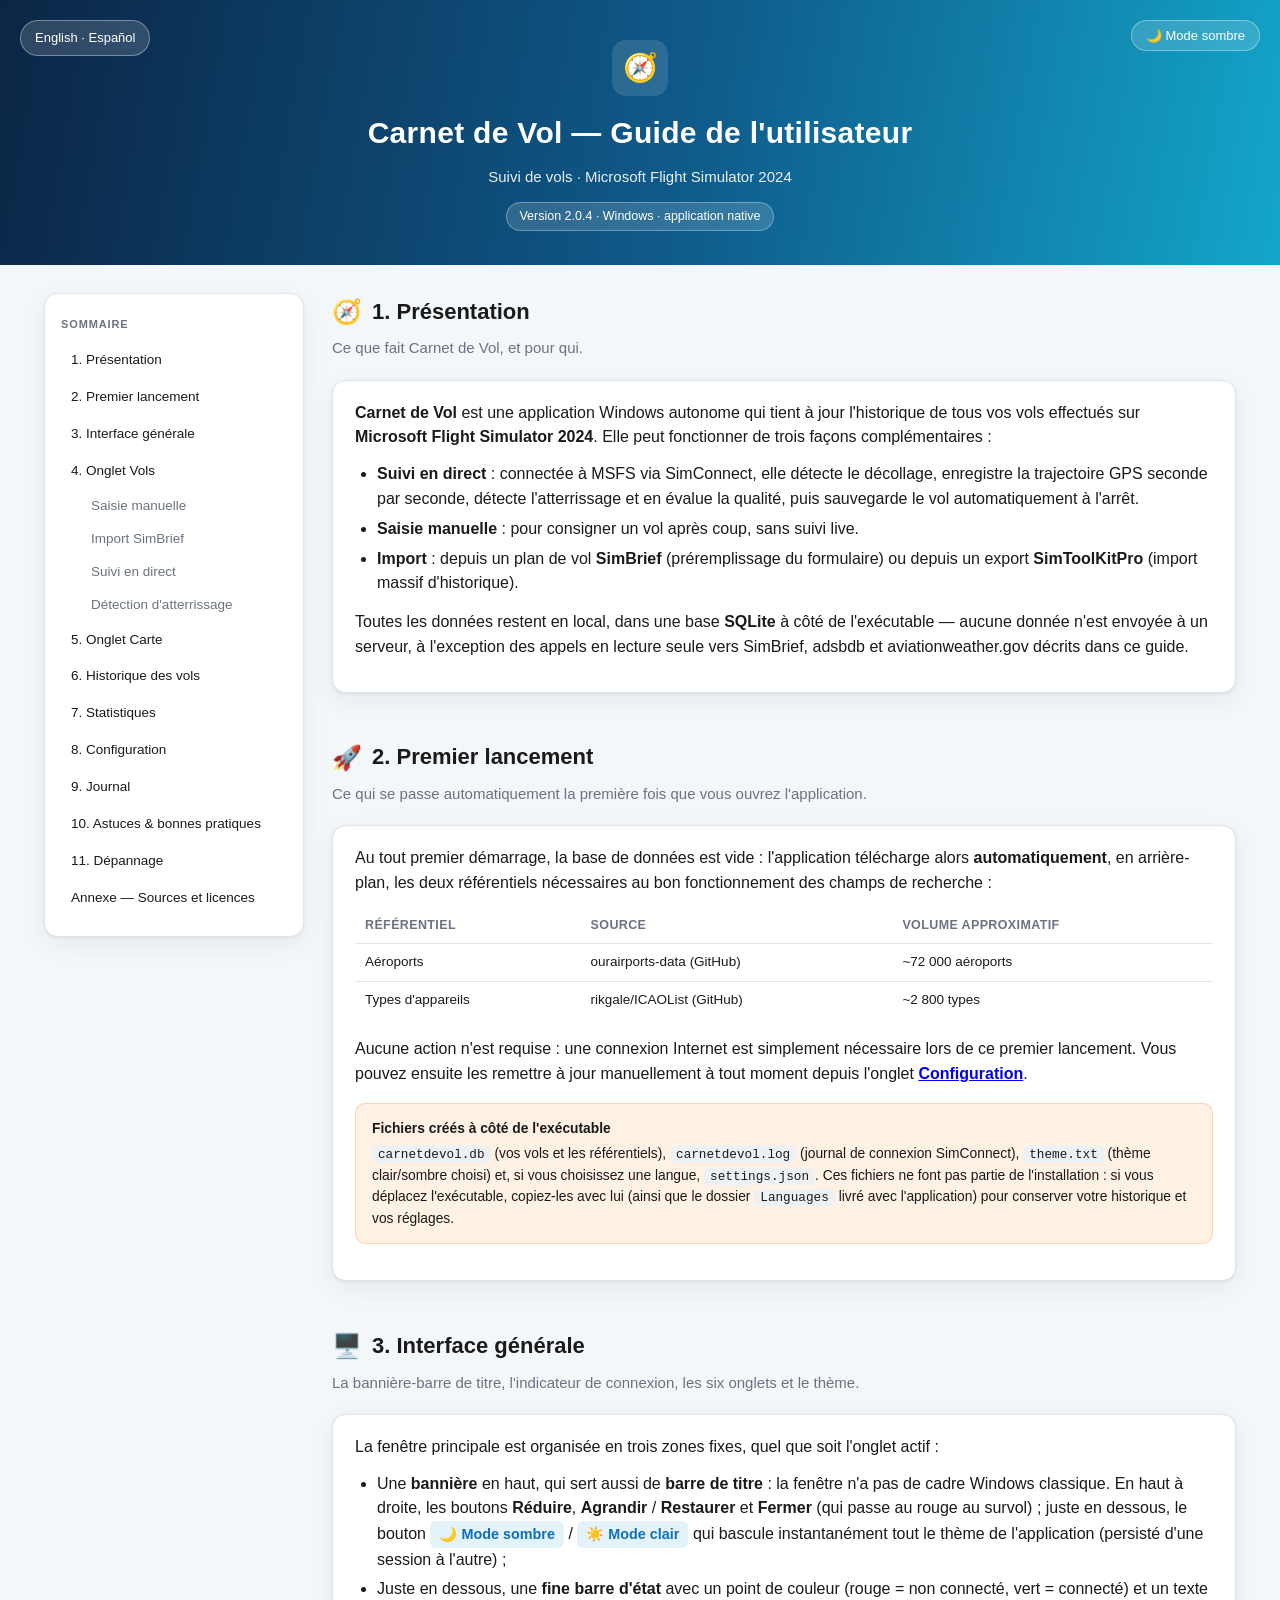
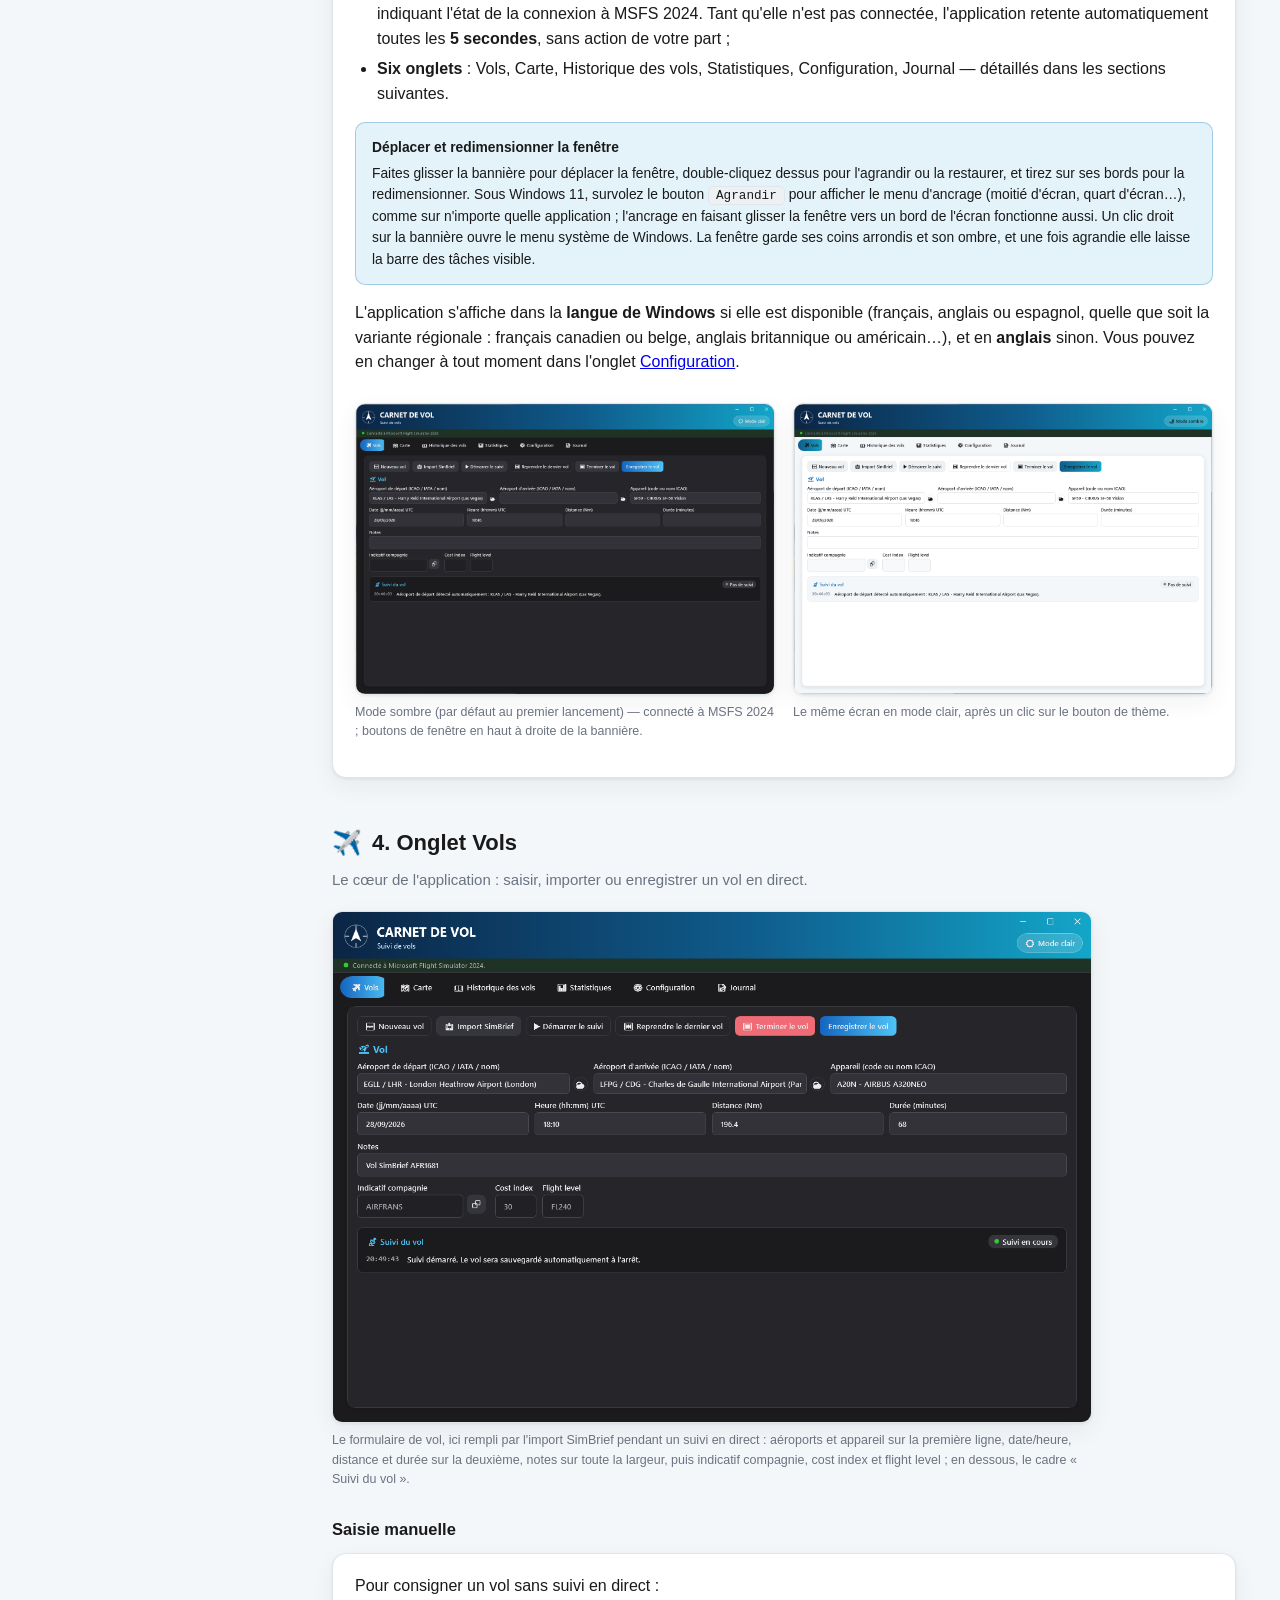
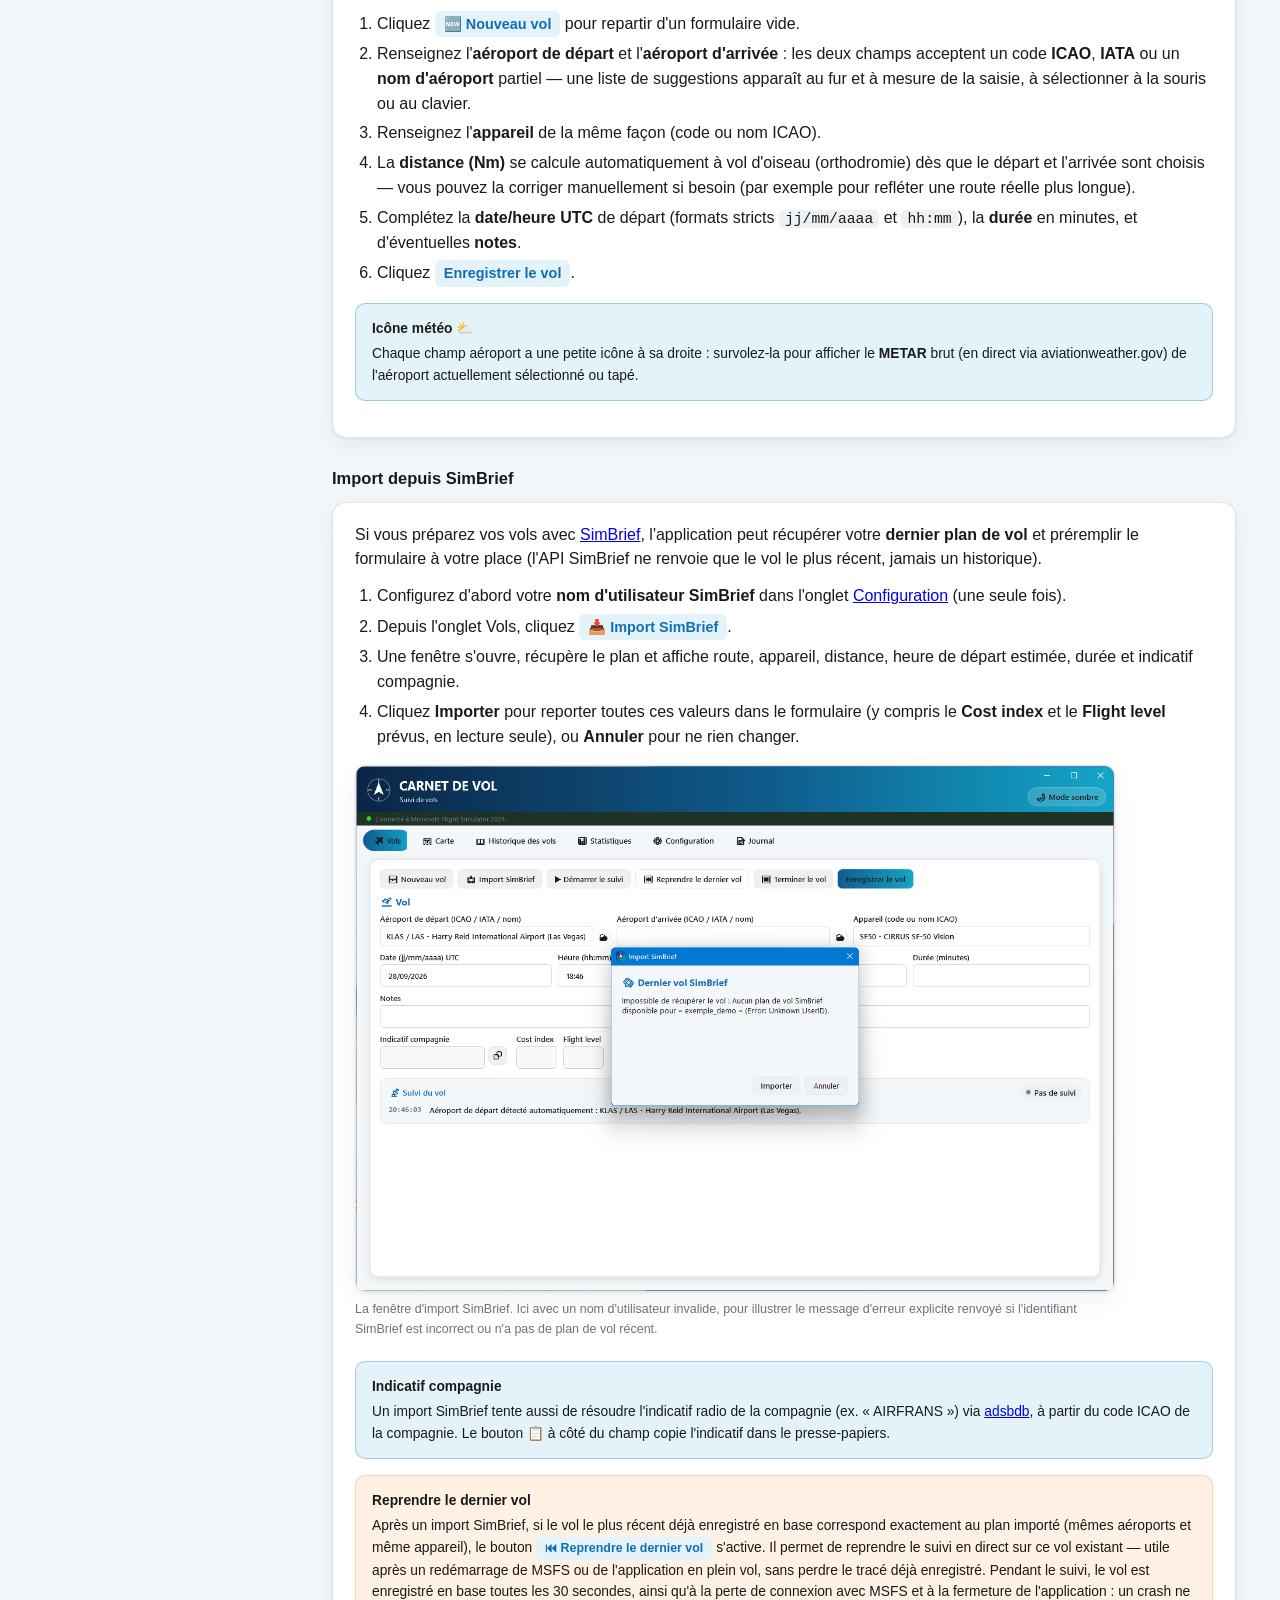
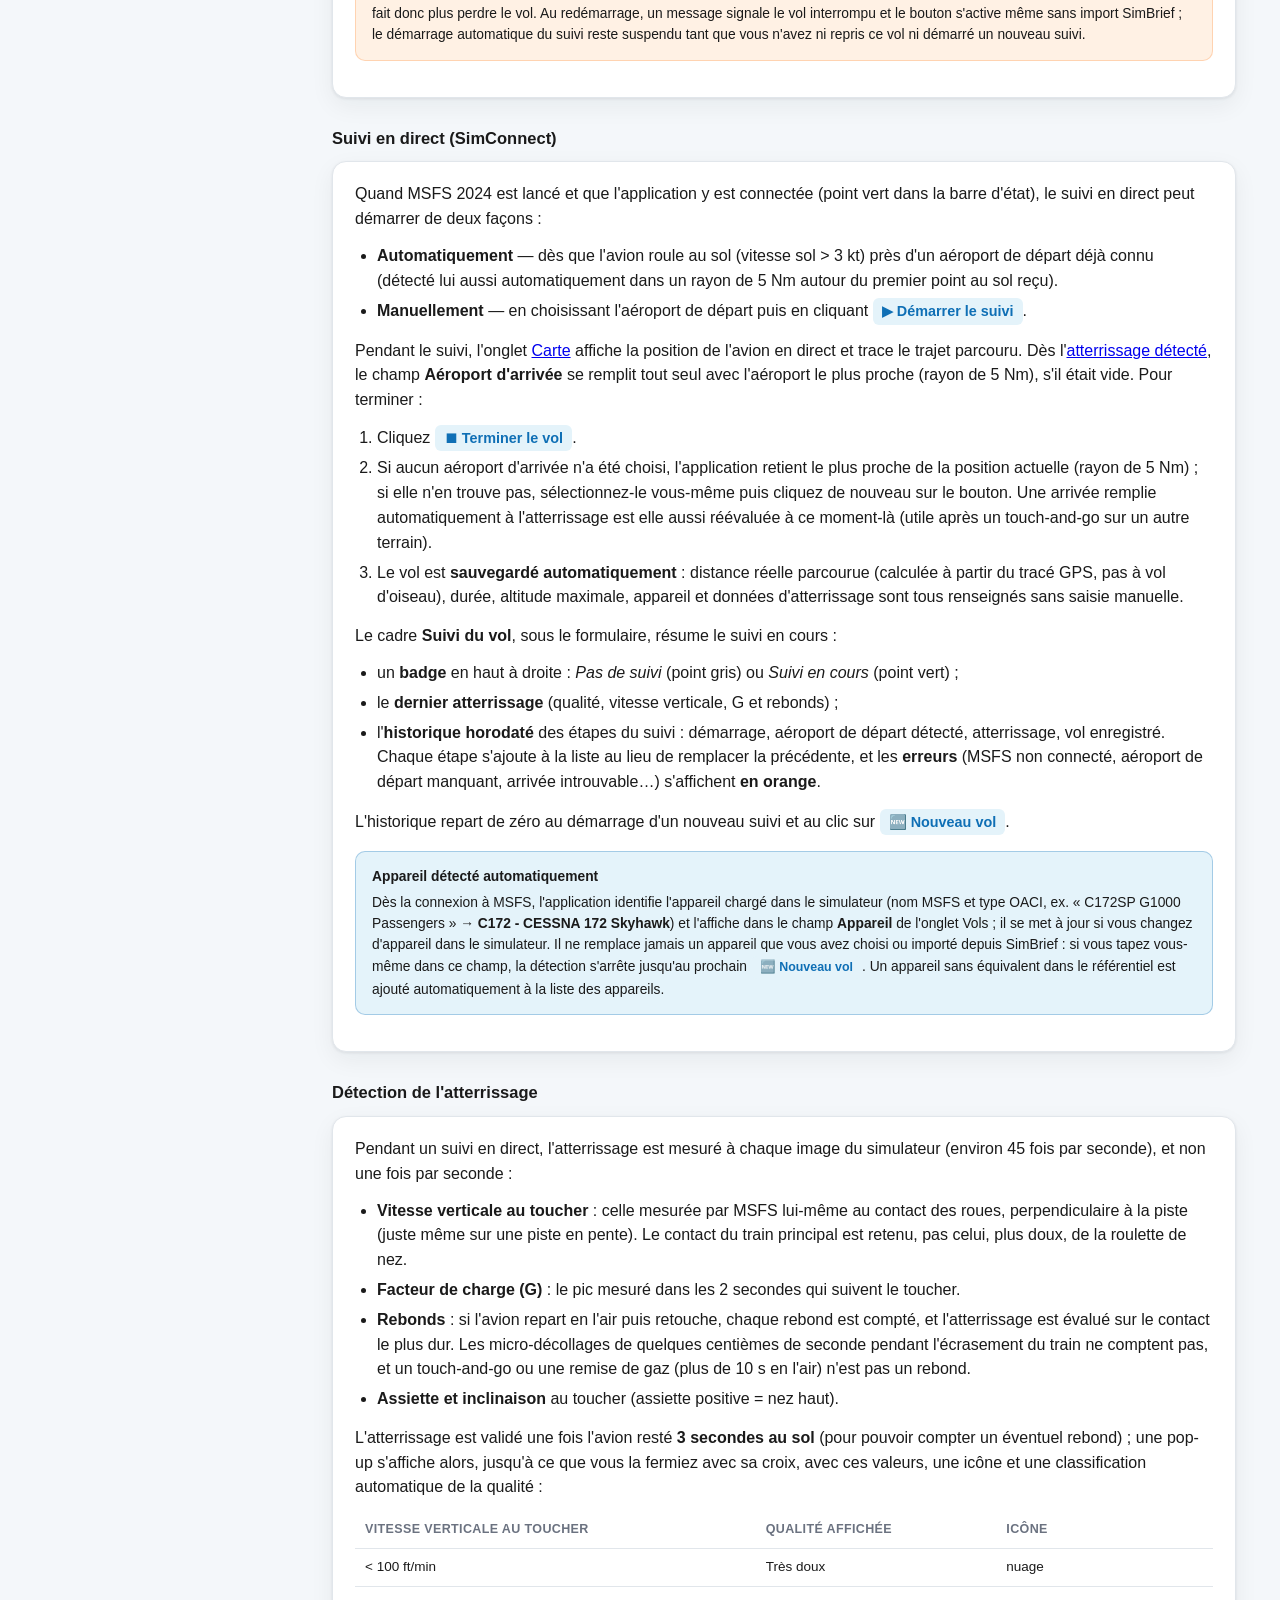
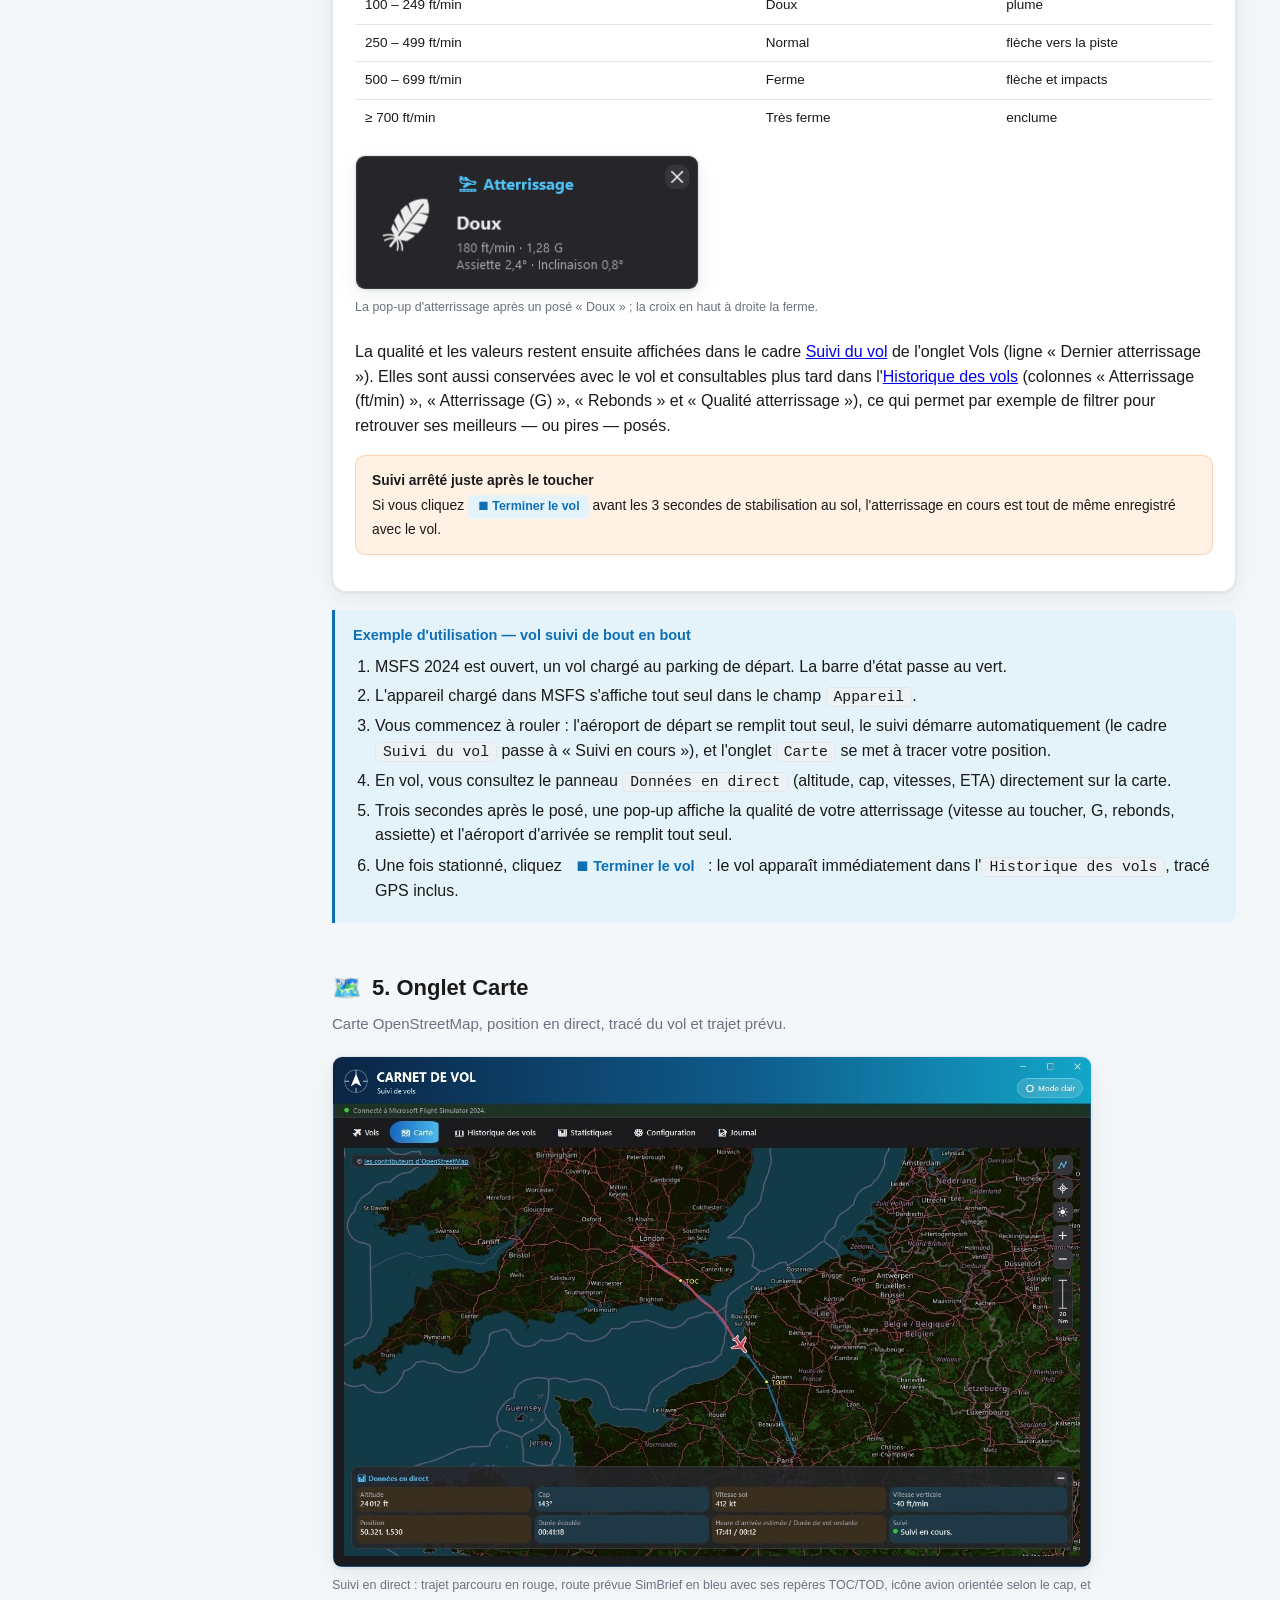
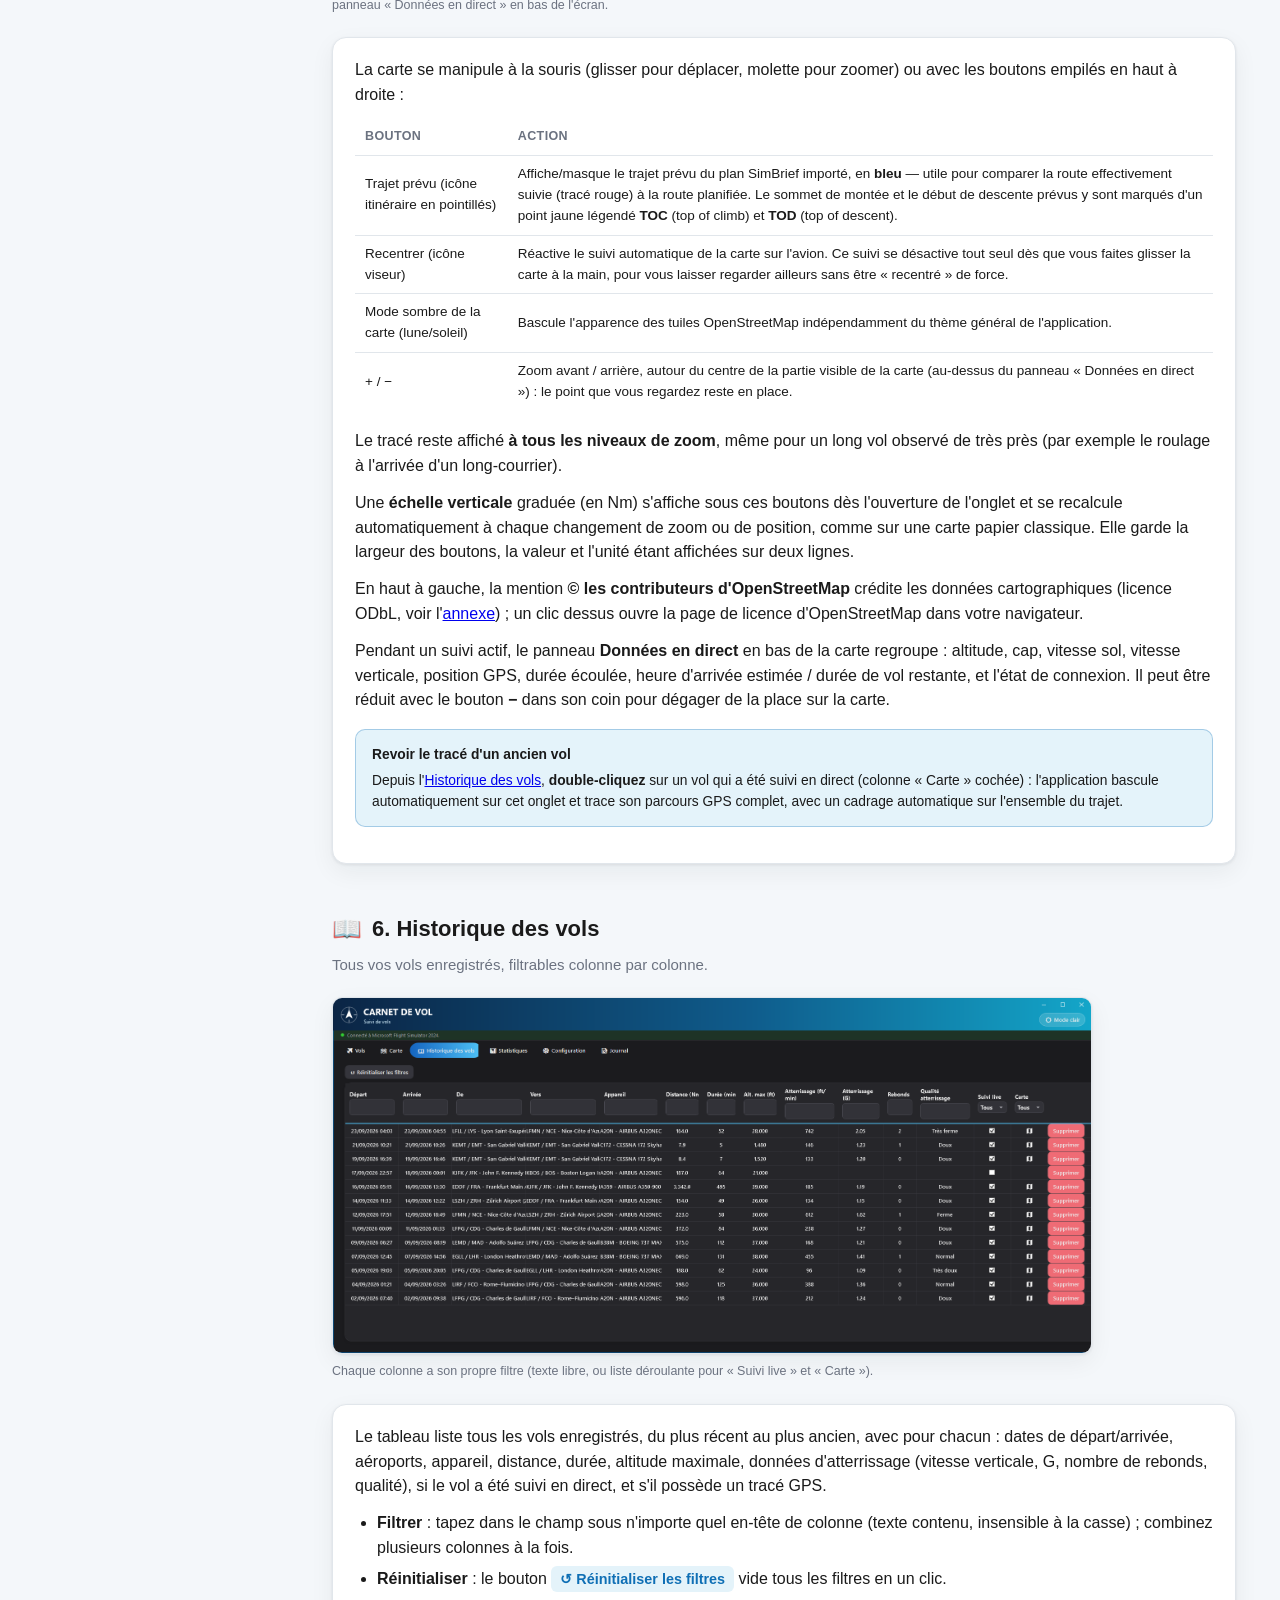
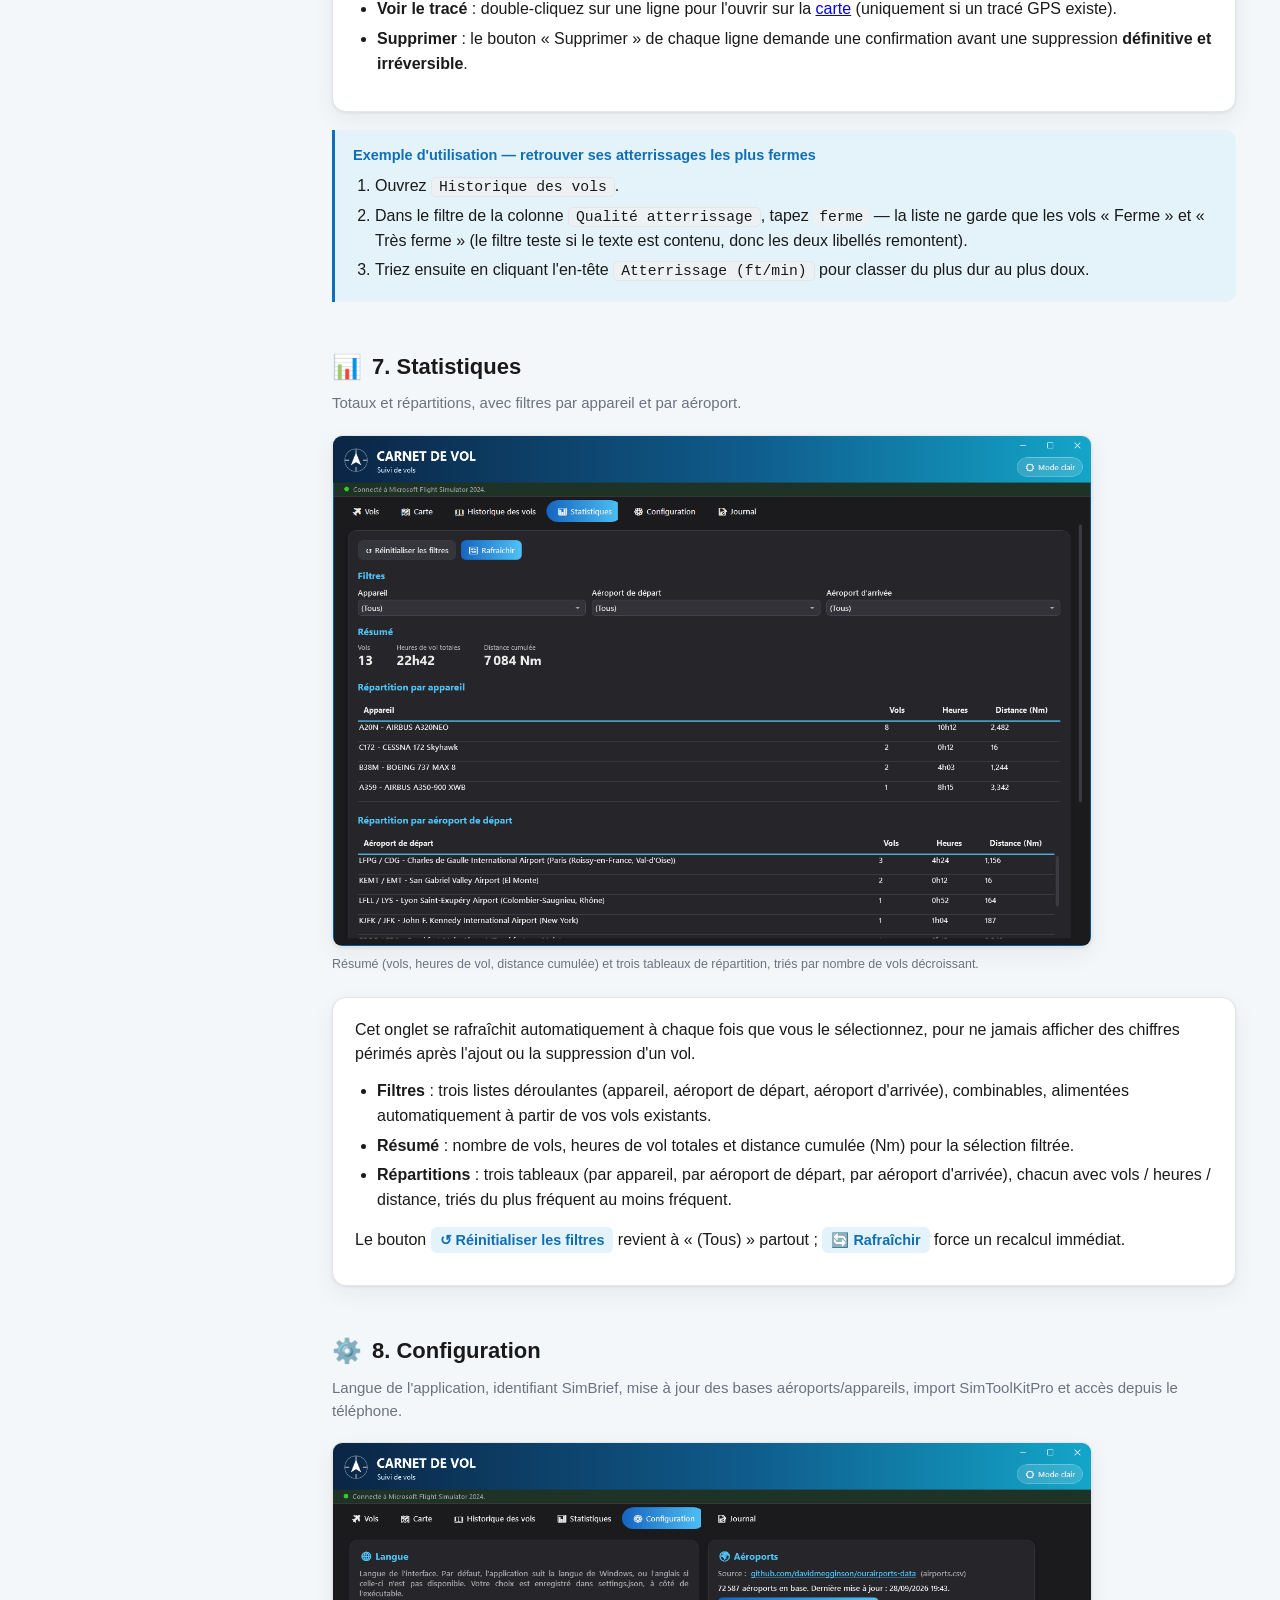
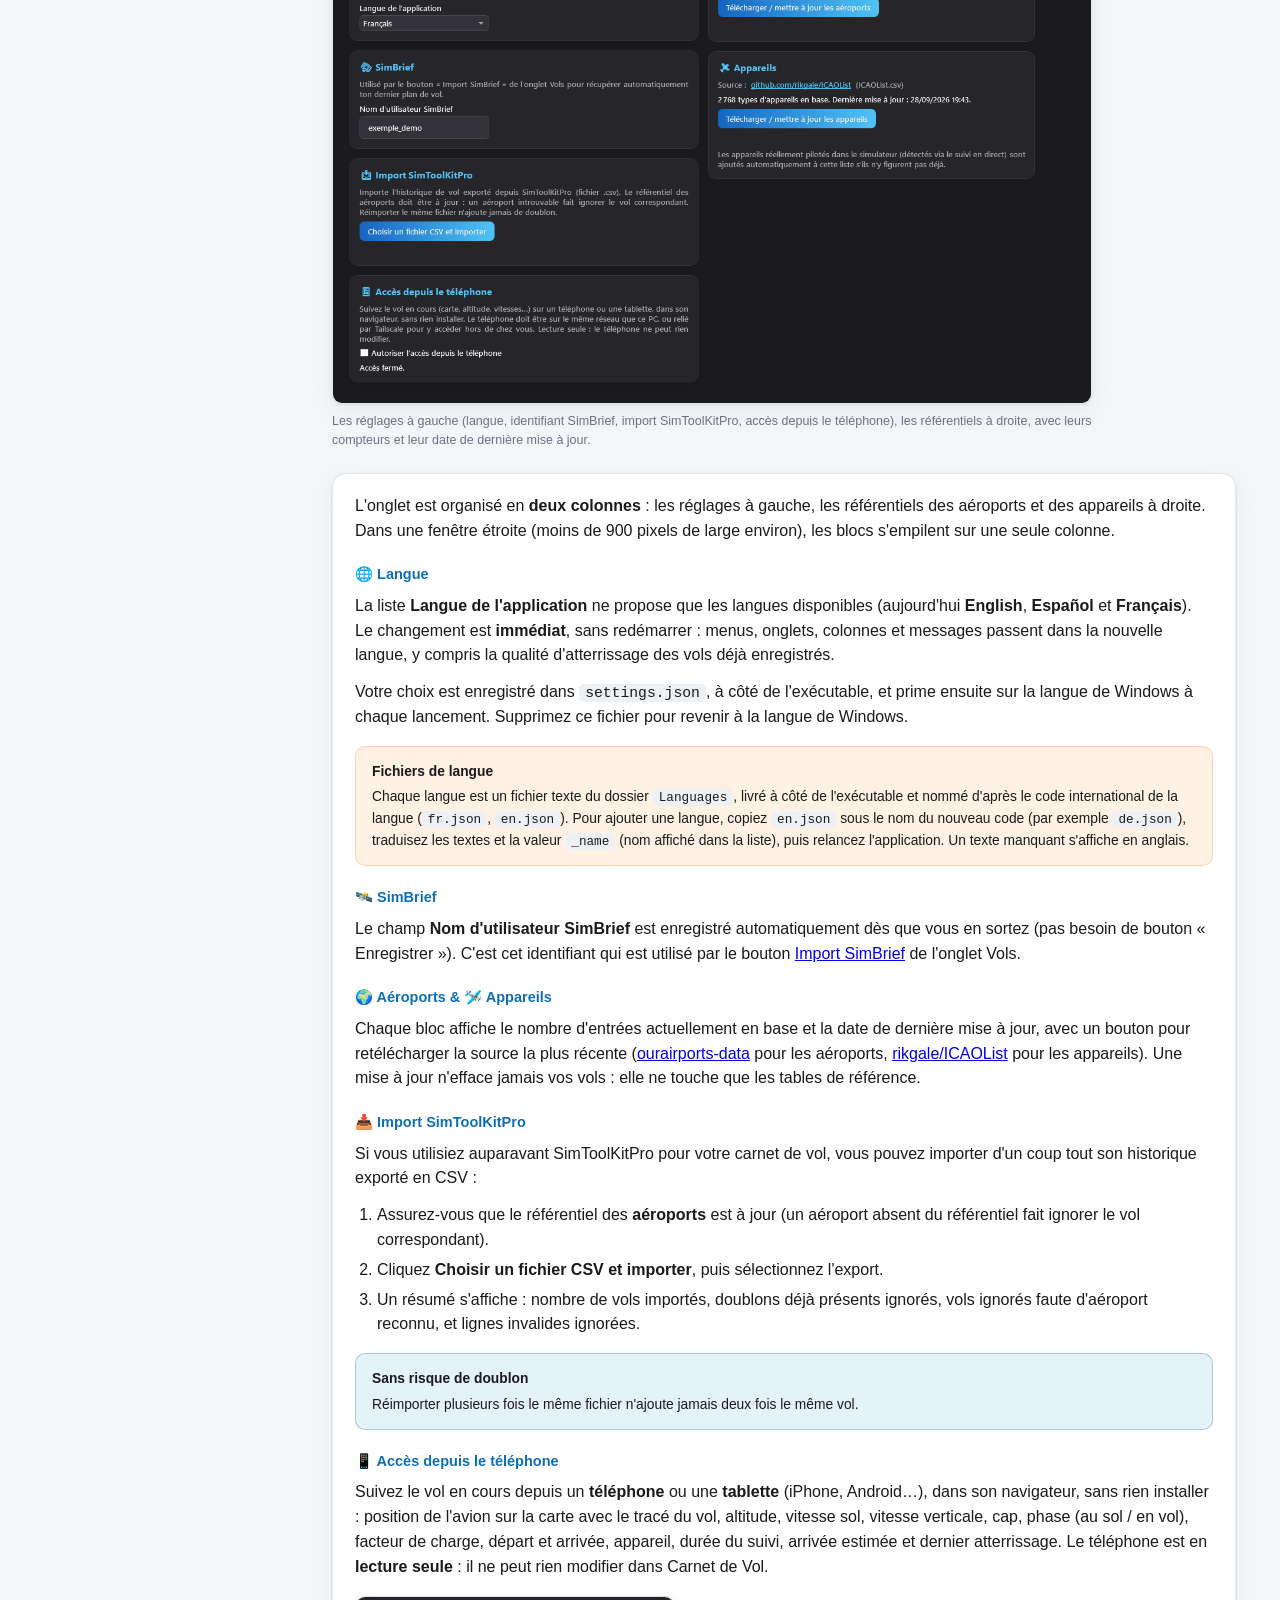
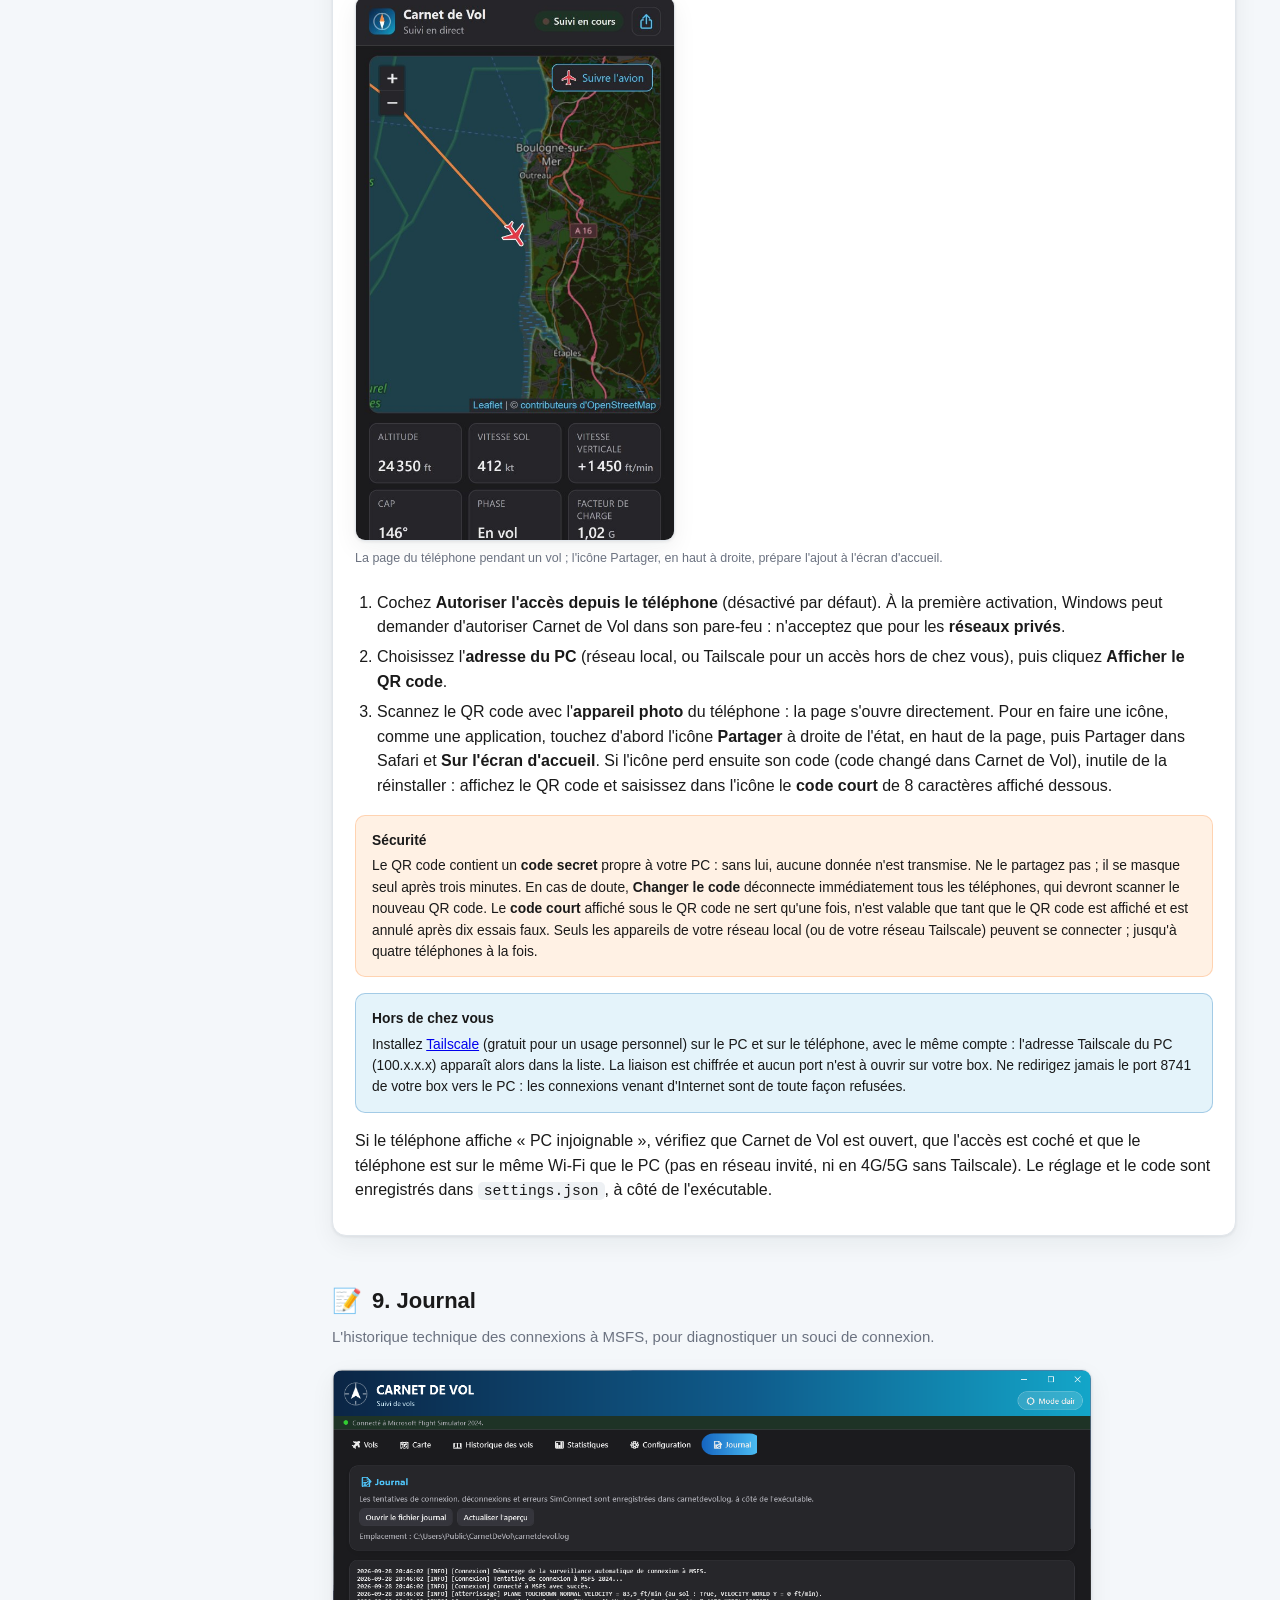
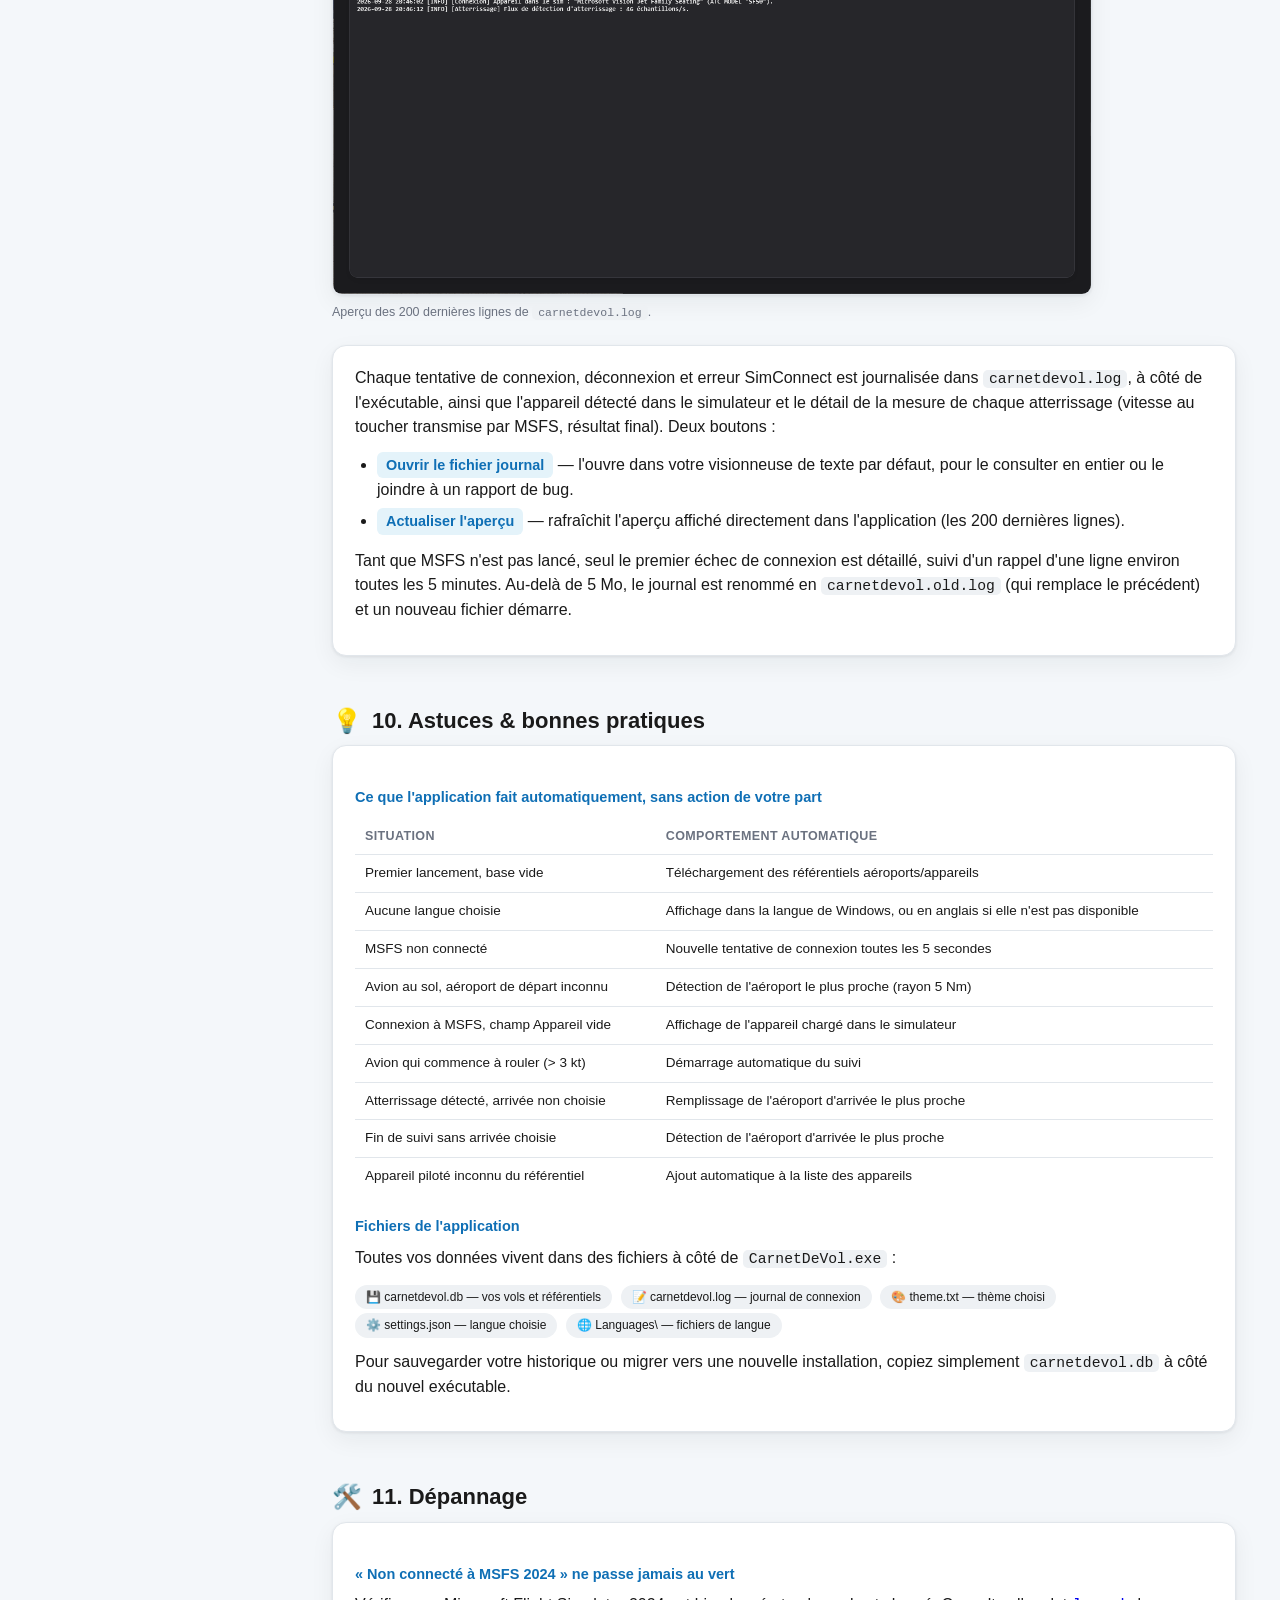
<file: guides/carnetdevol/guide-utilisateur.html>
<!DOCTYPE html>
<html lang="fr">
<head>
<meta charset="UTF-8" />
<meta name="viewport" content="width=device-width, initial-scale=1" />
<title>Carnet de Vol — Guide de l'utilisateur</title>
<meta name="description" content="Guide complet des fonctionnalités de Carnet de Vol, l'application de suivi de vols pour Microsoft Flight Simulator 2024." />
<link rel="canonical" href="http://cdl.kairhosen.com/guides/carnetdevol/guide-utilisateur.html" />
<link rel="alternate" hreflang="fr" href="http://cdl.kairhosen.com/guides/carnetdevol/guide-utilisateur.html" />
<link rel="alternate" hreflang="en" href="http://cdl.kairhosen.com/guides/carnetdevol/user-guide.html" />
<link rel="alternate" hreflang="es" href="http://cdl.kairhosen.com/guides/carnetdevol/guia-usuario.html" />
<link rel="alternate" hreflang="x-default" href="http://cdl.kairhosen.com/guides/carnetdevol/guide-utilisateur.html" />
<style>
  :root {
    --bg: #F4F7FA;
    --panel: #FFFFFF;
    --panel-border: #E1E6EB;
    --text: #1A1A1A;
    --text-secondary: #6B7280;
    --accent: #0F6FB5;
    --accent-soft: #E4F3FA;
    --accent2: #FF8A3D;
    --accent2-soft: #FFF1E4;
    --danger: #E0505F;
    --danger-soft: #FBE7E9;
    --success-soft: #E6F5EA;
    --success-text: #1E7A3D;
    --code-bg: #EEF1F4;
    --shadow: 0 1px 3px rgba(20, 30, 40, 0.08), 0 8px 24px rgba(20, 30, 40, 0.06);
    --banner-grad: linear-gradient(100deg, #0B2545 0%, #0F5C8C 55%, #13A6C9 100%);
  }
  @media (prefers-color-scheme: dark) {
    :root:not([data-theme="light"]) {
      --bg: #1B1B1E;
      --panel: #26262A;
      --panel-border: #3A3A40;
      --text: #EDEDED;
      --text-secondary: #A6A6AD;
      --accent: #4FC3F7;
      --accent-soft: #1F3A46;
      --accent2: #FFB74D;
      --accent2-soft: #3A2E1F;
      --danger: #EF6B75;
      --danger-soft: #3A2226;
      --success-soft: #1E3326;
      --success-text: #7EDBA0;
      --code-bg: #323238;
      --shadow: 0 1px 3px rgba(0, 0, 0, 0.3), 0 8px 24px rgba(0, 0, 0, 0.35);
    }
  }
  :root[data-theme="dark"] {
    --bg: #1B1B1E;
    --panel: #26262A;
    --panel-border: #3A3A40;
    --text: #EDEDED;
    --text-secondary: #A6A6AD;
    --accent: #4FC3F7;
    --accent-soft: #1F3A46;
    --accent2: #FFB74D;
    --accent2-soft: #3A2E1F;
    --danger: #EF6B75;
    --danger-soft: #3A2226;
    --success-soft: #1E3326;
    --success-text: #7EDBA0;
    --code-bg: #323238;
    --shadow: 0 1px 3px rgba(0, 0, 0, 0.3), 0 8px 24px rgba(0, 0, 0, 0.35);
  }

  * { box-sizing: border-box; }
  html { scroll-behavior: smooth; }
  body {
    margin: 0;
    background: var(--bg);
    color: var(--text);
    font-family: -apple-system, "Segoe UI", Roboto, Helvetica, Arial, sans-serif;
    line-height: 1.55;
  }

  .hero {
    background: var(--banner-grad);
    color: #fff;
    padding: 40px 24px 34px;
    text-align: center;
    position: relative;
  }
  .hero .icon {
    width: 56px; height: 56px;
    margin: 0 auto 14px;
    border-radius: 14px;
    background: rgba(255,255,255,0.12);
    display: flex; align-items: center; justify-content: center;
    font-size: 28px;
  }
  .hero h1 { margin: 0 0 8px; font-size: 30px; letter-spacing: 0.3px; }
  .hero p { margin: 0; opacity: 0.92; font-size: 15px; }
  .hero .badge {
    display: inline-block; margin-top: 14px;
    background: rgba(255,255,255,0.15);
    border: 1px solid rgba(255,255,255,0.3);
    padding: 4px 12px; border-radius: 999px; font-size: 12.5px;
  }
  .theme-toggle {
    position: absolute; top: 20px; right: 20px;
    background: rgba(255,255,255,0.15);
    border: 1px solid rgba(255,255,255,0.35);
    color: #fff; border-radius: 999px;
    padding: 7px 14px; font-size: 13px; cursor: pointer;
  }
  .theme-toggle:hover { background: rgba(255,255,255,0.25); }
  .lang-switch {
    position: absolute; top: 20px; left: 20px;
    background: rgba(255,255,255,0.15);
    border: 1px solid rgba(255,255,255,0.35);
    color: #fff; border-radius: 999px; text-decoration: none;
    padding: 7px 14px; font-size: 13px;
  }
  .lang-switch a { color: #fff; text-decoration: none; }
  .lang-switch a:hover { text-decoration: underline; }
  @media (max-width: 600px) {
    .hero { padding-top: 70px; }
  }

  .layout {
    max-width: 1240px;
    margin: 0 auto;
    display: grid;
    grid-template-columns: 260px minmax(0, 1fr);
    gap: 28px;
    padding: 28px 24px 60px;
  }

  nav.toc {
    position: sticky;
    top: 16px;
    align-self: start;
    background: var(--panel);
    border: 1px solid var(--panel-border);
    border-radius: 14px;
    padding: 18px 16px;
    box-shadow: var(--shadow);
    max-height: calc(100vh - 32px);
    overflow-y: auto;
  }
  nav.toc h2 {
    font-size: 11px; text-transform: uppercase; letter-spacing: 0.08em;
    color: var(--text-secondary); margin: 4px 0 10px;
  }
  nav.toc ul { list-style: none; margin: 0; padding: 0; }
  nav.toc li { margin: 2px 0; }
  nav.toc a {
    display: block; padding: 7px 10px; border-radius: 8px;
    color: var(--text); text-decoration: none; font-size: 13.5px;
  }
  nav.toc a:hover { background: var(--accent-soft); color: var(--accent); }
  nav.toc .sub { padding-left: 20px; font-size: 12.5px; }
  nav.toc .sub a { color: var(--text-secondary); padding: 5px 10px; }

  main { min-width: 0; }

  section { margin-bottom: 46px; scroll-margin-top: 16px; }
  section.tab-section { scroll-margin-top: 16px; }

  h2.section-title {
    font-size: 22px; margin: 0 0 6px;
    display: flex; align-items: center; gap: 10px;
  }
  h2.section-title .emoji { font-size: 24px; }
  .section-lead { color: var(--text-secondary); margin: 0 0 20px; font-size: 15px; }

  h3 { font-size: 16.5px; margin: 28px 0 10px; }
  h4 { font-size: 14.5px; margin: 20px 0 8px; color: var(--accent); }

  p { margin: 0 0 12px; }
  ul, ol { margin: 0 0 14px; padding-left: 22px; }
  li { margin-bottom: 5px; }

  .card {
    background: var(--panel);
    border: 1px solid var(--panel-border);
    border-radius: 14px;
    padding: 20px 22px;
    box-shadow: var(--shadow);
    margin-bottom: 18px;
  }

  figure { margin: 16px 0 22px; }
  figure img {
    width: 100%; max-width: 760px; display: block;
    border-radius: 10px; border: 1px solid var(--panel-border);
    box-shadow: var(--shadow);
  }
  figcaption {
    margin-top: 8px; font-size: 12.5px; color: var(--text-secondary);
    max-width: 760px;
  }
  .shot-row {
    display: flex; gap: 18px; flex-wrap: wrap;
  }
  .shot-row figure { flex: 1 1 340px; margin: 16px 0; }
  .shot-row figure img { max-width: 100%; }

  kbd, .ui {
    background: var(--code-bg); border: 1px solid var(--panel-border);
    border-radius: 5px; padding: 1px 7px; font-size: 0.92em;
    font-family: ui-monospace, "Cascadia Code", Consolas, monospace;
  }
  .btn-label {
    display: inline-block; background: var(--accent-soft); color: var(--accent);
    border-radius: 6px; padding: 2px 9px; font-size: 0.9em; font-weight: 600;
    white-space: nowrap;
  }

  table {
    width: 100%; border-collapse: collapse; margin: 10px 0 18px;
    font-size: 13.5px;
  }
  th, td { text-align: left; padding: 8px 10px; border-bottom: 1px solid var(--panel-border); }
  th { color: var(--text-secondary); font-weight: 600; font-size: 12.5px; text-transform: uppercase; letter-spacing: 0.03em; }
  tr:last-child td { border-bottom: none; }

  .callout {
    border-radius: 10px; padding: 14px 16px; margin: 16px 0;
    font-size: 13.8px; border: 1px solid transparent;
  }
  .callout.tip { background: var(--accent-soft); border-color: color-mix(in srgb, var(--accent) 30%, transparent); }
  .callout.warn { background: var(--danger-soft); border-color: color-mix(in srgb, var(--danger) 30%, transparent); }
  .callout.note { background: var(--accent2-soft); border-color: color-mix(in srgb, var(--accent2) 30%, transparent); }
  .callout > strong:first-child { display: block; margin-bottom: 4px; }

  .example {
    border-left: 3px solid var(--accent);
    background: var(--accent-soft);
    border-radius: 0 10px 10px 0;
    padding: 14px 18px;
    margin: 18px 0;
  }
  .example h4 { margin: 0 0 8px; color: var(--accent); }
  .example ol { margin-bottom: 0; }

  .grid-2 {
    display: grid; grid-template-columns: 1fr 1fr; gap: 18px;
  }

  .pill {
    display: inline-flex; align-items: center; gap: 6px;
    background: var(--code-bg); border-radius: 999px;
    padding: 3px 11px; font-size: 12px; margin: 2px 4px 2px 0;
  }

  footer {
    text-align: center; color: var(--text-secondary);
    font-size: 12.5px; padding: 30px 24px 50px;
  }

  code.path {
    font-family: ui-monospace, Consolas, monospace;
    background: var(--code-bg); padding: 1px 6px; border-radius: 5px; font-size: 0.92em;
  }

  @media (max-width: 900px) {
    .layout { grid-template-columns: 1fr; }
    nav.toc { position: static; max-height: none; }
    .grid-2 { grid-template-columns: 1fr; }
  }
</style>
</head>
<body>

<header class="hero">
  <nav class="lang-switch" aria-label="Langue"><a href="user-guide.html" hreflang="en" lang="en">English</a> · <a href="guia-usuario.html" hreflang="es" lang="es">Español</a></nav>
  <button class="theme-toggle" id="themeToggle" type="button">🌙 Mode sombre</button>
  <div class="icon">🧭</div>
  <h1>Carnet de Vol — Guide de l'utilisateur</h1>
  <p>Suivi de vols · Microsoft Flight Simulator 2024</p>
  <span class="badge">Version 2.0.4 · Windows · application native</span>
</header>

<div class="layout">
  <nav class="toc" aria-label="Sommaire">
    <h2>Sommaire</h2>
    <ul>
      <li><a href="#presentation">1. Présentation</a></li>
      <li><a href="#premier-lancement">2. Premier lancement</a></li>
      <li><a href="#interface">3. Interface générale</a></li>
      <li><a href="#onglet-vols">4. Onglet Vols</a>
        <ul class="sub">
          <li><a href="#vols-saisie">Saisie manuelle</a></li>
          <li><a href="#vols-simbrief">Import SimBrief</a></li>
          <li><a href="#vols-suivi">Suivi en direct</a></li>
          <li><a href="#vols-atterrissage">Détection d'atterrissage</a></li>
        </ul>
      </li>
      <li><a href="#onglet-carte">5. Onglet Carte</a></li>
      <li><a href="#onglet-historique">6. Historique des vols</a></li>
      <li><a href="#onglet-statistiques">7. Statistiques</a></li>
      <li><a href="#onglet-configuration">8. Configuration</a></li>
      <li><a href="#onglet-journal">9. Journal</a></li>
      <li><a href="#astuces">10. Astuces &amp; bonnes pratiques</a></li>
      <li><a href="#depannage">11. Dépannage</a></li>
      <li><a href="#annexe-licences">Annexe — Sources et licences</a></li>
    </ul>
  </nav>

  <main>

    <section id="presentation">
      <h2 class="section-title"><span class="emoji">🧭</span> 1. Présentation</h2>
      <p class="section-lead">Ce que fait Carnet de Vol, et pour qui.</p>
      <div class="card">
        <p><strong>Carnet de Vol</strong> est une application Windows autonome qui tient à jour
        l'historique de tous vos vols effectués sur <strong>Microsoft Flight Simulator 2024</strong>.
        Elle peut fonctionner de trois façons complémentaires :</p>
        <ul>
          <li><strong>Suivi en direct</strong> : connectée à MSFS via SimConnect, elle détecte le
          décollage, enregistre la trajectoire GPS seconde par seconde, détecte l'atterrissage et
          en évalue la qualité, puis sauvegarde le vol automatiquement à l'arrêt.</li>
          <li><strong>Saisie manuelle</strong> : pour consigner un vol après coup, sans suivi live.</li>
          <li><strong>Import</strong> : depuis un plan de vol <strong>SimBrief</strong> (préremplissage
          du formulaire) ou depuis un export <strong>SimToolKitPro</strong> (import massif d'historique).</li>
        </ul>
        <p>Toutes les données restent en local, dans une base <strong>SQLite</strong> à côté de
        l'exécutable — aucune donnée n'est envoyée à un serveur, à l'exception des appels en
        lecture seule vers SimBrief, adsbdb et aviationweather.gov décrits dans ce guide.</p>
      </div>
    </section>

    <section id="premier-lancement">
      <h2 class="section-title"><span class="emoji">🚀</span> 2. Premier lancement</h2>
      <p class="section-lead">Ce qui se passe automatiquement la première fois que vous ouvrez l'application.</p>
      <div class="card">
        <p>Au tout premier démarrage, la base de données est vide : l'application télécharge
        alors <strong>automatiquement</strong>, en arrière-plan, les deux référentiels nécessaires
        au bon fonctionnement des champs de recherche :</p>
        <table>
          <tr><th>Référentiel</th><th>Source</th><th>Volume approximatif</th></tr>
          <tr><td>Aéroports</td><td>ourairports-data (GitHub)</td><td>~72 000 aéroports</td></tr>
          <tr><td>Types d'appareils</td><td>rikgale/ICAOList (GitHub)</td><td>~2 800 types</td></tr>
        </table>
        <p>Aucune action n'est requise : une connexion Internet est simplement nécessaire lors de
        ce premier lancement. Vous pouvez ensuite les remettre à jour manuellement à tout moment
        depuis l'onglet <a href="#onglet-configuration"><strong>Configuration</strong></a>.</p>
        <div class="callout note">
          <strong>Fichiers créés à côté de l'exécutable</strong>
          <code class="path">carnetdevol.db</code> (vos vols et les référentiels),
          <code class="path">carnetdevol.log</code> (journal de connexion SimConnect),
          <code class="path">theme.txt</code> (thème clair/sombre choisi) et, si vous choisissez une
          langue, <code class="path">settings.json</code>. Ces fichiers ne font pas partie de
          l'installation : si vous déplacez l'exécutable, copiez-les avec lui (ainsi que le dossier
          <code class="path">Languages</code> livré avec l'application) pour conserver votre
          historique et vos réglages.
        </div>
      </div>
    </section>

    <section id="interface">
      <h2 class="section-title"><span class="emoji">🖥️</span> 3. Interface générale</h2>
      <p class="section-lead">La bannière-barre de titre, l'indicateur de connexion, les six onglets et le thème.</p>
      <div class="card">
        <p>La fenêtre principale est organisée en trois zones fixes, quel que soit l'onglet actif :</p>
        <ul>
          <li>Une <strong>bannière</strong> en haut, qui sert aussi de <strong>barre de titre</strong> :
          la fenêtre n'a pas de cadre Windows classique. En haut à droite, les boutons
          <strong>Réduire</strong>, <strong>Agrandir</strong> / <strong>Restaurer</strong> et
          <strong>Fermer</strong> (qui passe au rouge au survol) ; juste en dessous, le bouton
          <span class="btn-label">🌙 Mode sombre</span> / <span class="btn-label">☀️ Mode clair</span>
          qui bascule instantanément tout le thème de l'application (persisté d'une session à
          l'autre) ;</li>
          <li>Juste en dessous, une <strong>fine barre d'état</strong> avec un point de couleur
          (rouge = non connecté, vert = connecté) et un texte indiquant l'état de la connexion à
          MSFS 2024. Tant qu'elle n'est pas connectée, l'application retente automatiquement
          toutes les <strong>5 secondes</strong>, sans action de votre part ;</li>
          <li><strong>Six onglets</strong> : Vols, Carte, Historique des vols, Statistiques,
          Configuration, Journal — détaillés dans les sections suivantes.</li>
        </ul>
        <div class="callout tip">
          <strong>Déplacer et redimensionner la fenêtre</strong>
          Faites glisser la bannière pour déplacer la fenêtre, double-cliquez dessus pour l'agrandir
          ou la restaurer, et tirez sur ses bords pour la redimensionner. Sous Windows 11, survolez
          le bouton <span class="ui">Agrandir</span> pour afficher le menu d'ancrage
          (moitié d'écran, quart d'écran…), comme sur n'importe quelle application ; l'ancrage en
          faisant glisser la fenêtre vers un bord de l'écran fonctionne aussi. Un clic droit sur la
          bannière ouvre le menu système de Windows. La fenêtre garde ses coins arrondis et son
          ombre, et une fois agrandie elle laisse la barre des tâches visible.
        </div>
        <p>L'application s'affiche dans la <strong>langue de Windows</strong> si elle est disponible
        (français, anglais ou espagnol, quelle que soit la variante régionale : français canadien ou belge,
        anglais britannique ou américain…), et en <strong>anglais</strong> sinon. Vous pouvez en
        changer à tout moment dans l'onglet <a href="#onglet-configuration">Configuration</a>.</p>
        <div class="shot-row">
          <figure>
            <img src="images/fr-onglet-vols-sombre.png" alt="Application en mode sombre, onglet Vols, connectée à MSFS 2024" loading="lazy" />
            <figcaption>Mode sombre (par défaut au premier lancement) — connecté à MSFS 2024 ; boutons
            de fenêtre en haut à droite de la bannière.</figcaption>
          </figure>
          <figure>
            <img src="images/fr-onglet-vols-clair.png" alt="Application en mode clair, onglet Vols" loading="lazy" />
            <figcaption>Le même écran en mode clair, après un clic sur le bouton de thème.</figcaption>
          </figure>
        </div>
      </div>
    </section>

    <section id="onglet-vols" class="tab-section">
      <h2 class="section-title"><span class="emoji">✈️</span> 4. Onglet Vols</h2>
      <p class="section-lead">Le cœur de l'application : saisir, importer ou enregistrer un vol en direct.</p>

      <figure>
        <img src="../../assets/img/carnetdevol/fr-vols.png" alt="Onglet Vols : vol Londres – Paris importé de SimBrief, suivi en cours" loading="lazy" />
        <figcaption>Le formulaire de vol, ici rempli par l'import SimBrief pendant un suivi en direct :
        aéroports et appareil sur la première ligne, date/heure, distance et durée sur la deuxième,
        notes sur toute la largeur, puis indicatif compagnie, cost index et flight level ; en
        dessous, le cadre « Suivi du vol ».</figcaption>
      </figure>

      <h3 id="vols-saisie">Saisie manuelle</h3>
      <div class="card">
        <p>Pour consigner un vol sans suivi en direct :</p>
        <ol>
          <li>Cliquez <span class="btn-label">🆕 Nouveau vol</span> pour repartir d'un formulaire vide.</li>
          <li>Renseignez l'<strong>aéroport de départ</strong> et l'<strong>aéroport d'arrivée</strong> :
          les deux champs acceptent un code <strong>ICAO</strong>, <strong>IATA</strong> ou un
          <strong>nom d'aéroport</strong> partiel — une liste de suggestions apparaît au fur et à
          mesure de la saisie, à sélectionner à la souris ou au clavier.</li>
          <li>Renseignez l'<strong>appareil</strong> de la même façon (code ou nom ICAO).</li>
          <li>La <strong>distance (Nm)</strong> se calcule automatiquement à vol d'oiseau
          (orthodromie) dès que le départ et l'arrivée sont choisis — vous pouvez la corriger
          manuellement si besoin (par exemple pour refléter une route réelle plus longue).</li>
          <li>Complétez la <strong>date/heure UTC</strong> de départ (formats stricts
          <code class="path">jj/mm/aaaa</code> et <code class="path">hh:mm</code>), la
          <strong>durée</strong> en minutes, et d'éventuelles <strong>notes</strong>.</li>
          <li>Cliquez <span class="btn-label">Enregistrer le vol</span>.</li>
        </ol>
        <div class="callout tip">
          <strong>Icône météo ⛅</strong>
          Chaque champ aéroport a une petite icône à sa droite : survolez-la pour afficher le
          <strong>METAR</strong> brut (en direct via aviationweather.gov) de l'aéroport actuellement
          sélectionné ou tapé.
        </div>
      </div>

      <h3 id="vols-simbrief">Import depuis SimBrief</h3>
      <div class="card">
        <p>Si vous préparez vos vols avec <a href="https://www.simbrief.com/" target="_blank" rel="noopener">SimBrief</a>,
        l'application peut récupérer votre <strong>dernier plan de vol</strong> et préremplir le
        formulaire à votre place (l'API SimBrief ne renvoie que le vol le plus récent, jamais un historique).</p>
        <ol>
          <li>Configurez d'abord votre <strong>nom d'utilisateur SimBrief</strong> dans l'onglet
          <a href="#onglet-configuration">Configuration</a> (une seule fois).</li>
          <li>Depuis l'onglet Vols, cliquez <span class="btn-label">📥 Import SimBrief</span>.</li>
          <li>Une fenêtre s'ouvre, récupère le plan et affiche route, appareil, distance, heure de
          départ estimée, durée et indicatif compagnie.</li>
          <li>Cliquez <strong>Importer</strong> pour reporter toutes ces valeurs dans le formulaire
          (y compris le <strong>Cost index</strong> et le <strong>Flight level</strong> prévus, en
          lecture seule), ou <strong>Annuler</strong> pour ne rien changer.</li>
        </ol>
        <figure>
          <img src="images/fr-dialogue-simbrief.png" alt="Fenêtre d'import SimBrief affichant un message d'erreur pour un identifiant inconnu" loading="lazy" />
          <figcaption>La fenêtre d'import SimBrief. Ici avec un nom d'utilisateur invalide, pour
          illustrer le message d'erreur explicite renvoyé si l'identifiant SimBrief est incorrect
          ou n'a pas de plan de vol récent.</figcaption>
        </figure>
        <div class="callout tip">
          <strong>Indicatif compagnie</strong>
          Un import SimBrief tente aussi de résoudre l'indicatif radio de la compagnie (ex.
          « AIRFRANS ») via <a href="https://www.adsbdb.com/" target="_blank" rel="noopener">adsbdb</a>,
          à partir du code ICAO de la compagnie. Le bouton 📋 à côté du champ copie l'indicatif
          dans le presse-papiers.
        </div>
        <div class="callout note">
          <strong>Reprendre le dernier vol</strong>
          Après un import SimBrief, si le vol le plus récent déjà enregistré en base correspond
          exactement au plan importé (mêmes aéroports et même appareil), le bouton
          <span class="btn-label">⏮ Reprendre le dernier vol</span> s'active. Il permet de
          reprendre le suivi en direct sur ce vol existant — utile après un redémarrage de MSFS ou
          de l'application en plein vol, sans perdre le tracé déjà enregistré.
          Pendant le suivi, le vol est enregistré en base toutes les 30 secondes, ainsi qu'à la
          perte de connexion avec MSFS et à la fermeture de l'application : un crash ne fait donc
          plus perdre le vol. Au redémarrage, un message signale le vol interrompu et le bouton
          s'active même sans import SimBrief ; le démarrage automatique du suivi reste suspendu
          tant que vous n'avez ni repris ce vol ni démarré un nouveau suivi.
        </div>
      </div>

      <h3 id="vols-suivi">Suivi en direct (SimConnect)</h3>
      <div class="card">
        <p>Quand MSFS 2024 est lancé et que l'application y est connectée (point vert dans la
        barre d'état), le suivi en direct peut démarrer de deux façons :</p>
        <ul>
          <li><strong>Automatiquement</strong> — dès que l'avion roule au sol (vitesse sol
          &gt; 3 kt) près d'un aéroport de départ déjà connu (détecté lui aussi automatiquement
          dans un rayon de 5 Nm autour du premier point au sol reçu).</li>
          <li><strong>Manuellement</strong> — en choisissant l'aéroport de départ puis en cliquant
          <span class="btn-label">▶ Démarrer le suivi</span>.</li>
        </ul>
        <p>Pendant le suivi, l'onglet <a href="#onglet-carte">Carte</a> affiche la position de
        l'avion en direct et trace le trajet parcouru. Dès l'<a href="#vols-atterrissage">atterrissage
        détecté</a>, le champ <strong>Aéroport d'arrivée</strong> se remplit tout seul avec
        l'aéroport le plus proche (rayon de 5 Nm), s'il était vide. Pour terminer :</p>
        <ol>
          <li>Cliquez <span class="btn-label">⏹ Terminer le vol</span>.</li>
          <li>Si aucun aéroport d'arrivée n'a été choisi, l'application retient le plus proche de
          la position actuelle (rayon de 5 Nm) ; si elle n'en trouve pas, sélectionnez-le
          vous-même puis cliquez de nouveau sur le bouton. Une arrivée remplie automatiquement à
          l'atterrissage est elle aussi réévaluée à ce moment-là (utile après un touch-and-go sur
          un autre terrain).</li>
          <li>Le vol est <strong>sauvegardé automatiquement</strong> : distance réelle parcourue
          (calculée à partir du tracé GPS, pas à vol d'oiseau), durée, altitude maximale, appareil
          et données d'atterrissage sont tous renseignés sans saisie manuelle.</li>
        </ol>
        <p>Le cadre <strong>Suivi du vol</strong>, sous le formulaire, résume le suivi en cours :</p>
        <ul>
          <li>un <strong>badge</strong> en haut à droite : <em>Pas de suivi</em> (point gris) ou
          <em>Suivi en cours</em> (point vert) ;</li>
          <li>le <strong>dernier atterrissage</strong> (qualité, vitesse verticale, G et rebonds) ;</li>
          <li>l'<strong>historique horodaté</strong> des étapes du suivi : démarrage, aéroport de
          départ détecté, atterrissage, vol enregistré. Chaque étape s'ajoute à la liste au lieu de
          remplacer la précédente, et les <strong>erreurs</strong> (MSFS non connecté, aéroport de
          départ manquant, arrivée introuvable…) s'affichent <strong>en orange</strong>.</li>
        </ul>
        <p>L'historique repart de zéro au démarrage d'un nouveau suivi et au clic sur
        <span class="btn-label">🆕 Nouveau vol</span>.</p>
        <div class="callout tip">
          <strong>Appareil détecté automatiquement</strong>
          Dès la connexion à MSFS, l'application identifie l'appareil chargé dans le simulateur
          (nom MSFS et type OACI, ex. « C172SP G1000 Passengers » → <strong>C172 - CESSNA 172
          Skyhawk</strong>) et l'affiche dans le champ <strong>Appareil</strong> de l'onglet Vols ;
          il se met à jour si vous changez d'appareil dans le simulateur. Il ne remplace jamais un
          appareil que vous avez choisi ou importé depuis SimBrief : si vous tapez vous-même dans
          ce champ, la détection s'arrête jusqu'au prochain <span class="btn-label">🆕 Nouveau vol</span>.
          Un appareil sans équivalent dans le référentiel est ajouté automatiquement à la liste
          des appareils.
        </div>
      </div>

      <h3 id="vols-atterrissage">Détection de l'atterrissage</h3>
      <div class="card">
        <p>Pendant un suivi en direct, l'atterrissage est mesuré à chaque image du simulateur
        (environ 45 fois par seconde), et non une fois par seconde :</p>
        <ul>
          <li><strong>Vitesse verticale au toucher</strong> : celle mesurée par MSFS lui-même au
          contact des roues, perpendiculaire à la piste (juste même sur une piste en pente). Le
          contact du train principal est retenu, pas celui, plus doux, de la roulette de nez.</li>
          <li><strong>Facteur de charge (G)</strong> : le pic mesuré dans les 2 secondes qui
          suivent le toucher.</li>
          <li><strong>Rebonds</strong> : si l'avion repart en l'air puis retouche, chaque rebond est
          compté, et l'atterrissage est évalué sur le contact le plus dur. Les micro-décollages de
          quelques centièmes de seconde pendant l'écrasement du train ne comptent pas, et un
          touch-and-go ou une remise de gaz (plus de 10 s en l'air) n'est pas un rebond.</li>
          <li><strong>Assiette et inclinaison</strong> au toucher (assiette positive = nez haut).</li>
        </ul>
        <p>L'atterrissage est validé une fois l'avion resté <strong>3 secondes au sol</strong>
        (pour pouvoir compter un éventuel rebond) ; une pop-up s'affiche alors, jusqu'à ce que vous la fermiez avec sa croix,
        avec ces valeurs, une icône et une classification automatique de la qualité :</p>
        <table>
          <tr><th>Vitesse verticale au toucher</th><th>Qualité affichée</th><th>Icône</th></tr>
          <tr><td>&lt; 100 ft/min</td><td>Très doux</td><td>nuage</td></tr>
          <tr><td>100 – 249 ft/min</td><td>Doux</td><td>plume</td></tr>
          <tr><td>250 – 499 ft/min</td><td>Normal</td><td>flèche vers la piste</td></tr>
          <tr><td>500 – 699 ft/min</td><td>Ferme</td><td>flèche et impacts</td></tr>
          <tr><td>≥ 700 ft/min</td><td>Très ferme</td><td>enclume</td></tr>
        </table>
        <figure>
          <img src="../../assets/img/carnetdevol/fr-atterrissage.png" alt="Pop-up d'atterrissage : Doux, 180 ft/min, 1,28 G, icône plume" loading="lazy" style="max-width: 344px;" />
          <figcaption>La pop-up d'atterrissage après un posé « Doux » ; la croix en haut à droite la ferme.</figcaption>
        </figure>
        <p>La qualité et les valeurs restent ensuite affichées dans le cadre
        <a href="#vols-suivi">Suivi du vol</a> de l'onglet Vols (ligne « Dernier atterrissage »).
        Elles sont aussi conservées avec le vol et consultables plus
        tard dans l'<a href="#onglet-historique">Historique des vols</a> (colonnes « Atterrissage
        (ft/min) », « Atterrissage (G) », « Rebonds » et « Qualité atterrissage »), ce qui permet
        par exemple de filtrer pour retrouver ses meilleurs — ou pires — posés.</p>
        <div class="callout note">
          <strong>Suivi arrêté juste après le toucher</strong>
          Si vous cliquez <span class="btn-label">⏹ Terminer le vol</span> avant les 3 secondes
          de stabilisation au sol, l'atterrissage en cours est tout de même enregistré avec le vol.
        </div>
      </div>

      <div class="example">
        <h4>Exemple d'utilisation — vol suivi de bout en bout</h4>
        <ol>
          <li>MSFS 2024 est ouvert, un vol chargé au parking de départ. La barre d'état passe au vert.</li>
          <li>L'appareil chargé dans MSFS s'affiche tout seul dans le champ <span class="ui">Appareil</span>.</li>
          <li>Vous commencez à rouler : l'aéroport de départ se remplit tout seul, le suivi démarre
          automatiquement (le cadre <span class="ui">Suivi du vol</span> passe à « Suivi en cours »),
          et l'onglet <span class="ui">Carte</span> se met à tracer votre position.</li>
          <li>En vol, vous consultez le panneau <span class="ui">Données en direct</span> (altitude,
          cap, vitesses, ETA) directement sur la carte.</li>
          <li>Trois secondes après le posé, une pop-up affiche la qualité de votre atterrissage
          (vitesse au toucher, G, rebonds, assiette) et l'aéroport d'arrivée se remplit tout seul.</li>
          <li>Une fois stationné, cliquez <span class="btn-label">⏹ Terminer le vol</span> : le vol
          apparaît immédiatement dans l'<span class="ui">Historique des vols</span>, tracé GPS inclus.</li>
        </ol>
      </div>
    </section>

    <section id="onglet-carte" class="tab-section">
      <h2 class="section-title"><span class="emoji">🗺️</span> 5. Onglet Carte</h2>
      <p class="section-lead">Carte OpenStreetMap, position en direct, tracé du vol et trajet prévu.</p>
      <figure>
        <img src="../../assets/img/carnetdevol/fr-carte.jpg" alt="Onglet Carte : vol Londres – Paris suivi en direct, avec la route prévue, les repères TOC/TOD et le panneau de données en temps réel" loading="lazy" />
        <figcaption>Suivi en direct : trajet parcouru en rouge, route prévue SimBrief en bleu avec
        ses repères TOC/TOD, icône avion orientée selon le cap, et panneau « Données en direct »
        en bas de l'écran.</figcaption>
      </figure>
      <div class="card">
        <p>La carte se manipule à la souris (glisser pour déplacer, molette pour zoomer) ou avec
        les boutons empilés en haut à droite :</p>
        <table>
          <tr><th>Bouton</th><th>Action</th></tr>
          <tr><td>Trajet prévu (icône itinéraire en pointillés)</td><td>Affiche/masque le trajet
          prévu du plan SimBrief importé, en <strong>bleu</strong> — utile pour comparer la route
          effectivement suivie (tracé rouge) à la route planifiée. Le sommet de montée et le début
          de descente prévus y sont marqués d'un point jaune légendé <strong>TOC</strong> (top of
          climb) et <strong>TOD</strong> (top of descent).</td></tr>
          <tr><td>Recentrer (icône viseur)</td><td>Réactive le suivi automatique de la carte sur
          l'avion. Ce suivi se désactive tout seul dès que vous faites glisser la carte à la main,
          pour vous laisser regarder ailleurs sans être « recentré » de force.</td></tr>
          <tr><td>Mode sombre de la carte (lune/soleil)</td><td>Bascule l'apparence des tuiles
          OpenStreetMap indépendamment du thème général de l'application.</td></tr>
          <tr><td>+ / −</td><td>Zoom avant / arrière, autour du centre de la partie visible de
          la carte (au-dessus du panneau « Données en direct ») : le point que vous regardez reste
          en place.</td></tr>
        </table>
        <p>Le tracé reste affiché <strong>à tous les niveaux de zoom</strong>, même pour un long
        vol observé de très près (par exemple le roulage à l'arrivée d'un long-courrier).</p>
        <p>Une <strong>échelle verticale</strong> graduée (en Nm) s'affiche sous ces boutons dès
        l'ouverture de l'onglet et se recalcule automatiquement à chaque changement de zoom ou de
        position, comme sur une carte papier classique. Elle garde la largeur des boutons, la
        valeur et l'unité étant affichées sur deux lignes.</p>
        <p>En haut à gauche, la mention <strong>© les contributeurs d'OpenStreetMap</strong> crédite
        les données cartographiques (licence ODbL, voir l'<a href="#annexe-licences">annexe</a>) ;
        un clic dessus ouvre la page de licence d'OpenStreetMap dans votre navigateur.</p>
        <p>Pendant un suivi actif, le panneau <strong>Données en direct</strong> en bas de la carte
        regroupe : altitude, cap, vitesse sol, vitesse verticale, position GPS, durée écoulée,
        heure d'arrivée estimée / durée de vol restante, et l'état de connexion. Il peut être
        réduit avec le bouton <strong>−</strong> dans son coin pour dégager de la place sur la carte.</p>
        <div class="callout tip">
          <strong>Revoir le tracé d'un ancien vol</strong>
          Depuis l'<a href="#onglet-historique">Historique des vols</a>, <strong>double-cliquez</strong>
          sur un vol qui a été suivi en direct (colonne « Carte » cochée) : l'application bascule
          automatiquement sur cet onglet et trace son parcours GPS complet, avec un cadrage
          automatique sur l'ensemble du trajet.
        </div>
      </div>
    </section>

    <section id="onglet-historique" class="tab-section">
      <h2 class="section-title"><span class="emoji">📖</span> 6. Historique des vols</h2>
      <p class="section-lead">Tous vos vols enregistrés, filtrables colonne par colonne.</p>
      <figure>
        <img src="../../assets/img/carnetdevol/fr-historique.png" alt="Tableau de l'historique des vols avec ses filtres de colonnes" loading="lazy" />
        <figcaption>Chaque colonne a son propre filtre (texte libre, ou liste déroulante pour
        « Suivi live » et « Carte »).</figcaption>
      </figure>
      <div class="card">
        <p>Le tableau liste tous les vols enregistrés, du plus récent au plus ancien, avec pour
        chacun : dates de départ/arrivée, aéroports, appareil, distance, durée, altitude maximale,
        données d'atterrissage (vitesse verticale, G, nombre de rebonds, qualité), si le vol a été
        suivi en direct, et s'il possède un tracé GPS.</p>
        <ul>
          <li><strong>Filtrer</strong> : tapez dans le champ sous n'importe quel en-tête de colonne
          (texte contenu, insensible à la casse) ; combinez plusieurs colonnes à la fois.</li>
          <li><strong>Réinitialiser</strong> : le bouton <span class="btn-label">↺ Réinitialiser les filtres</span>
          vide tous les filtres en un clic.</li>
          <li><strong>Voir le tracé</strong> : double-cliquez sur une ligne pour l'ouvrir sur la
          <a href="#onglet-carte">carte</a> (uniquement si un tracé GPS existe).</li>
          <li><strong>Supprimer</strong> : le bouton « Supprimer » de chaque ligne demande une
          confirmation avant une suppression <strong>définitive et irréversible</strong>.</li>
        </ul>
      </div>
      <div class="example">
        <h4>Exemple d'utilisation — retrouver ses atterrissages les plus fermes</h4>
        <ol>
          <li>Ouvrez <span class="ui">Historique des vols</span>.</li>
          <li>Dans le filtre de la colonne <span class="ui">Qualité atterrissage</span>, tapez
          <code class="path">ferme</code> — la liste ne garde que les vols « Ferme » et « Très ferme »
          (le filtre teste si le texte est contenu, donc les deux libellés remontent).</li>
          <li>Triez ensuite en cliquant l'en-tête <span class="ui">Atterrissage (ft/min)</span> pour
          classer du plus dur au plus doux.</li>
        </ol>
      </div>
    </section>

    <section id="onglet-statistiques" class="tab-section">
      <h2 class="section-title"><span class="emoji">📊</span> 7. Statistiques</h2>
      <p class="section-lead">Totaux et répartitions, avec filtres par appareil et par aéroport.</p>
      <figure>
        <img src="../../assets/img/carnetdevol/fr-stats.png" alt="Onglet Statistiques : résumé et répartitions par appareil et par aéroport" loading="lazy" />
        <figcaption>Résumé (vols, heures de vol, distance cumulée) et trois tableaux de
        répartition, triés par nombre de vols décroissant.</figcaption>
      </figure>
      <div class="card">
        <p>Cet onglet se rafraîchit automatiquement à chaque fois que vous le sélectionnez, pour
        ne jamais afficher des chiffres périmés après l'ajout ou la suppression d'un vol.</p>
        <ul>
          <li><strong>Filtres</strong> : trois listes déroulantes (appareil, aéroport de départ,
          aéroport d'arrivée), combinables, alimentées automatiquement à partir de vos vols existants.</li>
          <li><strong>Résumé</strong> : nombre de vols, heures de vol totales et distance cumulée
          (Nm) pour la sélection filtrée.</li>
          <li><strong>Répartitions</strong> : trois tableaux (par appareil, par aéroport de départ,
          par aéroport d'arrivée), chacun avec vols / heures / distance, triés du plus fréquent au
          moins fréquent.</li>
        </ul>
        <p>Le bouton <span class="btn-label">↺ Réinitialiser les filtres</span> revient à « (Tous) »
        partout ; <span class="btn-label">🔄 Rafraîchir</span> force un recalcul immédiat.</p>
      </div>
    </section>

    <section id="onglet-configuration" class="tab-section">
      <h2 class="section-title"><span class="emoji">⚙️</span> 8. Configuration</h2>
      <p class="section-lead">Langue de l'application, identifiant SimBrief, mise à jour des bases aéroports/appareils, import SimToolKitPro et accès depuis le téléphone.</p>
      <figure>
        <img src="../../assets/img/carnetdevol/fr-config.png" alt="Onglet Configuration avec les blocs Langue, SimBrief, Import SimToolKitPro, Accès depuis le téléphone, Aéroports et Appareils" loading="lazy" />
        <figcaption>Les réglages à gauche (langue, identifiant SimBrief, import SimToolKitPro, accès depuis le téléphone), les
        référentiels à droite, avec leurs compteurs et leur date de dernière mise à jour.</figcaption>
      </figure>
      <div class="card">
        <p>L'onglet est organisé en <strong>deux colonnes</strong> : les réglages à gauche, les
        référentiels des aéroports et des appareils à droite. Dans une fenêtre étroite (moins de
        900 pixels de large environ), les blocs s'empilent sur une seule colonne.</p>
        <h4>🌐 Langue</h4>
        <p>La liste <strong>Langue de l'application</strong> ne propose que les langues
        disponibles (aujourd'hui <strong>English</strong>, <strong>Español</strong> et <strong>Français</strong>). Le
        changement est <strong>immédiat</strong>, sans redémarrer : menus, onglets, colonnes et
        messages passent dans la nouvelle langue, y compris la qualité d'atterrissage des vols
        déjà enregistrés.</p>
        <p>Votre choix est enregistré dans <code class="path">settings.json</code>, à côté de
        l'exécutable, et prime ensuite sur la langue de Windows à chaque lancement. Supprimez ce
        fichier pour revenir à la langue de Windows.</p>
        <div class="callout note">
          <strong>Fichiers de langue</strong>
          Chaque langue est un fichier texte du dossier <code class="path">Languages</code>, livré
          à côté de l'exécutable et nommé d'après le code international de la langue
          (<code class="path">fr.json</code>, <code class="path">en.json</code>). Pour ajouter une
          langue, copiez <code class="path">en.json</code> sous le nom du nouveau code (par exemple
          <code class="path">de.json</code>), traduisez les textes et la valeur
          <code class="path">_name</code> (nom affiché dans la liste), puis relancez
          l'application. Un texte manquant s'affiche en anglais.
        </div>

        <h4>🛰️ SimBrief</h4>
        <p>Le champ <strong>Nom d'utilisateur SimBrief</strong> est enregistré automatiquement dès
        que vous en sortez (pas besoin de bouton « Enregistrer »). C'est cet identifiant qui est
        utilisé par le bouton <a href="#vols-simbrief">Import SimBrief</a> de l'onglet Vols.</p>

        <h4>🌍 Aéroports &amp; 🛩️ Appareils</h4>
        <p>Chaque bloc affiche le nombre d'entrées actuellement en base et la date de dernière
        mise à jour, avec un bouton pour retélécharger la source la plus récente
        (<a href="https://github.com/davidmegginson/ourairports-data" target="_blank" rel="noopener">ourairports-data</a>
        pour les aéroports, <a href="https://github.com/rikgale/ICAOList" target="_blank" rel="noopener">rikgale/ICAOList</a>
        pour les appareils). Une mise à jour n'efface jamais vos vols : elle ne touche que les
        tables de référence.</p>

        <h4>📥 Import SimToolKitPro</h4>
        <p>Si vous utilisiez auparavant SimToolKitPro pour votre carnet de vol, vous pouvez importer
        d'un coup tout son historique exporté en CSV :</p>
        <ol>
          <li>Assurez-vous que le référentiel des <strong>aéroports</strong> est à jour (un
          aéroport absent du référentiel fait ignorer le vol correspondant).</li>
          <li>Cliquez <strong>Choisir un fichier CSV et importer</strong>, puis sélectionnez l'export.</li>
          <li>Un résumé s'affiche : nombre de vols importés, doublons déjà présents ignorés,
          vols ignorés faute d'aéroport reconnu, et lignes invalides ignorées.</li>
        </ol>
        <div class="callout tip">
          <strong>Sans risque de doublon</strong>
          Réimporter plusieurs fois le même fichier n'ajoute jamais deux fois le même vol.
        </div>

        <h4 id="acces-telephone">📱 Accès depuis le téléphone</h4>
        <p>Suivez le vol en cours depuis un <strong>téléphone</strong> ou une <strong>tablette</strong>
        (iPhone, Android…), dans son navigateur, sans rien installer : position de l'avion sur la
        carte avec le tracé du vol, altitude, vitesse sol, vitesse verticale, cap, phase (au sol / en
        vol), facteur de charge, départ et arrivée, appareil, durée du suivi, arrivée estimée et
        dernier atterrissage. Le téléphone est en <strong>lecture seule</strong> : il ne peut rien
        modifier dans Carnet de Vol.</p>
        <figure>
          <img src="images/fr-telephone.jpg" alt="Page du téléphone : carte avec le tracé du vol Londres – Paris, altitude, vitesses, cap, phase et facteur de charge" loading="lazy" style="max-width: 320px;" />
          <figcaption>La page du téléphone pendant un vol ; l'icône Partager, en haut à droite, prépare l'ajout à l'écran d'accueil.</figcaption>
        </figure>
        <ol>
          <li>Cochez <strong>Autoriser l'accès depuis le téléphone</strong> (désactivé par défaut).
          À la première activation, Windows peut demander d'autoriser Carnet de Vol dans son
          pare-feu : n'acceptez que pour les <strong>réseaux privés</strong>.</li>
          <li>Choisissez l'<strong>adresse du PC</strong> (réseau local, ou Tailscale pour un accès
          hors de chez vous), puis cliquez <strong>Afficher le QR code</strong>.</li>
          <li>Scannez le QR code avec l'<strong>appareil photo</strong> du téléphone : la page
          s'ouvre directement. Pour en faire une icône, comme une application, touchez d'abord l'icône
          <strong>Partager</strong> à droite de l'état, en haut de la page, puis Partager dans Safari et
          <strong>Sur l'écran d'accueil</strong>. Si l'icône perd ensuite son code (code changé
          dans Carnet de Vol), inutile de la réinstaller : affichez le QR code et saisissez dans
          l'icône le <strong>code court</strong> de 8 caractères affiché dessous.</li>
        </ol>
        <div class="callout note">
          <strong>Sécurité</strong>
          Le QR code contient un <strong>code secret</strong> propre à votre PC : sans lui, aucune
          donnée n'est transmise. Ne le partagez pas ; il se masque seul après trois minutes. En cas
          de doute, <strong>Changer le code</strong> déconnecte immédiatement tous les téléphones,
          qui devront scanner le nouveau QR code. Le <strong>code court</strong> affiché sous le QR
          code ne sert qu'une fois, n'est valable que tant que le QR code est affiché et est annulé
          après dix essais faux. Seuls les appareils de votre réseau local (ou de
          votre réseau Tailscale) peuvent se connecter ; jusqu'à quatre téléphones à la fois.
        </div>
        <div class="callout tip">
          <strong>Hors de chez vous</strong>
          Installez <a href="https://tailscale.com/" target="_blank" rel="noopener">Tailscale</a>
          (gratuit pour un usage personnel) sur le PC et sur le téléphone, avec le même compte :
          l'adresse Tailscale du PC (100.x.x.x) apparaît alors dans la liste. La liaison est
          chiffrée et aucun port n'est à ouvrir sur votre box. Ne redirigez jamais le port 8741 de
          votre box vers le PC : les connexions venant d'Internet sont de toute façon refusées.
        </div>
        <p>Si le téléphone affiche « PC injoignable », vérifiez que Carnet de Vol est ouvert, que
        l'accès est coché et que le téléphone est sur le même Wi-Fi que le PC (pas en réseau invité,
        ni en 4G/5G sans Tailscale). Le réglage et le code sont enregistrés dans
        <code class="path">settings.json</code>, à côté de l'exécutable.</p>
      </div>
    </section>

    <section id="onglet-journal" class="tab-section">
      <h2 class="section-title"><span class="emoji">📝</span> 9. Journal</h2>
      <p class="section-lead">L'historique technique des connexions à MSFS, pour diagnostiquer un souci de connexion.</p>
      <figure>
        <img src="images/fr-onglet-journal.png" alt="Onglet Journal affichant un aperçu du fichier carnetdevol.log" loading="lazy" />
        <figcaption>Aperçu des 200 dernières lignes de <code class="path">carnetdevol.log</code>.</figcaption>
      </figure>
      <div class="card">
        <p>Chaque tentative de connexion, déconnexion et erreur SimConnect est journalisée dans
        <code class="path">carnetdevol.log</code>, à côté de l'exécutable, ainsi que l'appareil
        détecté dans le simulateur et le détail de la mesure de chaque atterrissage (vitesse au
        toucher transmise par MSFS, résultat final). Deux boutons :</p>
        <ul>
          <li><span class="btn-label">Ouvrir le fichier journal</span> — l'ouvre dans votre
          visionneuse de texte par défaut, pour le consulter en entier ou le joindre à un rapport de bug.</li>
          <li><span class="btn-label">Actualiser l'aperçu</span> — rafraîchit l'aperçu affiché
          directement dans l'application (les 200 dernières lignes).</li>
        </ul>
        <p>Tant que MSFS n'est pas lancé, seul le premier échec de connexion est détaillé, suivi
        d'un rappel d'une ligne environ toutes les 5 minutes. Au-delà de 5 Mo, le journal est renommé
        en <code class="path">carnetdevol.old.log</code> (qui remplace le précédent) et un nouveau
        fichier démarre.</p>
      </div>
    </section>

    <section id="astuces">
      <h2 class="section-title"><span class="emoji">💡</span> 10. Astuces &amp; bonnes pratiques</h2>
      <div class="card">
        <h4>Ce que l'application fait automatiquement, sans action de votre part</h4>
        <table>
          <tr><th>Situation</th><th>Comportement automatique</th></tr>
          <tr><td>Premier lancement, base vide</td><td>Téléchargement des référentiels aéroports/appareils</td></tr>
          <tr><td>Aucune langue choisie</td><td>Affichage dans la langue de Windows, ou en anglais si elle n'est pas disponible</td></tr>
          <tr><td>MSFS non connecté</td><td>Nouvelle tentative de connexion toutes les 5 secondes</td></tr>
          <tr><td>Avion au sol, aéroport de départ inconnu</td><td>Détection de l'aéroport le plus proche (rayon 5 Nm)</td></tr>
          <tr><td>Connexion à MSFS, champ Appareil vide</td><td>Affichage de l'appareil chargé dans le simulateur</td></tr>
          <tr><td>Avion qui commence à rouler (&gt; 3 kt)</td><td>Démarrage automatique du suivi</td></tr>
          <tr><td>Atterrissage détecté, arrivée non choisie</td><td>Remplissage de l'aéroport d'arrivée le plus proche</td></tr>
          <tr><td>Fin de suivi sans arrivée choisie</td><td>Détection de l'aéroport d'arrivée le plus proche</td></tr>
          <tr><td>Appareil piloté inconnu du référentiel</td><td>Ajout automatique à la liste des appareils</td></tr>
        </table>

        <h4>Fichiers de l'application</h4>
        <p>Toutes vos données vivent dans des fichiers à côté de <code class="path">CarnetDeVol.exe</code> :</p>
        <div>
          <span class="pill">💾 carnetdevol.db — vos vols et référentiels</span>
          <span class="pill">📝 carnetdevol.log — journal de connexion</span>
          <span class="pill">🎨 theme.txt — thème choisi</span>
          <span class="pill">⚙️ settings.json — langue choisie</span>
          <span class="pill">🌐 Languages\ — fichiers de langue</span>
        </div>
        <p style="margin-top:10px">Pour sauvegarder votre historique ou migrer vers une nouvelle
        installation, copiez simplement <code class="path">carnetdevol.db</code> à côté du nouvel
        exécutable.</p>
      </div>
    </section>

    <section id="depannage">
      <h2 class="section-title"><span class="emoji">🛠️</span> 11. Dépannage</h2>
      <div class="card">
        <h4>« Non connecté à MSFS 2024 » ne passe jamais au vert</h4>
        <p>Vérifiez que Microsoft Flight Simulator 2024 est bien lancé et qu'un vol est chargé.
        Consultez l'onglet <a href="#onglet-journal">Journal</a> : les tentatives de connexion et
        leurs erreurs y sont détaillées. La reconnexion est automatique (toutes les 5 s), aucune
        action n'est nécessaire une fois MSFS disponible.</p>

        <h4>L'import SimBrief affiche « Impossible de récupérer le vol »</h4>
        <p>Vérifiez l'orthographe du <strong>nom d'utilisateur SimBrief</strong> configuré dans
        l'onglet <a href="#onglet-configuration">Configuration</a> (c'est l'identifiant pilote
        utilisé sur SimBrief, pas votre adresse e-mail), et assurez-vous qu'un plan de vol a bien
        été généré récemment sur SimBrief avec ce compte.</p>

        <h4>Le champ Appareil ou Aéroport d'arrivée ne se remplit pas tout seul</h4>
        <p>C'est voulu s'il contient déjà une valeur choisie par vous ou importée depuis SimBrief :
        la détection automatique ne l'écrase jamais. Cliquez <span class="btn-label">🆕 Nouveau vol</span>
        pour repartir d'un formulaire vide. Pour l'arrivée, l'avion doit avoir atterri à moins de
        5 Nm d'un aéroport connu du référentiel, pendant un suivi en direct. L'onglet
        <a href="#onglet-journal">Journal</a> indique l'appareil détecté dans le simulateur.</p>

        <h4>Un vol de l'historique n'a pas de tracé sur la carte</h4>
        <p>C'est normal pour un vol saisi manuellement ou importé (SimBrief, SimToolKitPro) : seul
        un vol réellement <strong>suivi en direct</strong> via SimConnect possède des points GPS.
        La colonne « Carte » de l'Historique des vols l'indique clairement.</p>

        <h4>Un aéroport n'est pas trouvé lors d'un import SimToolKitPro</h4>
        <p>Mettez d'abord à jour le référentiel des aéroports depuis l'onglet
        <a href="#onglet-configuration">Configuration</a>, puis relancez l'import : les vols
        précédemment ignorés faute d'aéroport reconnu seront importés sans créer de doublon pour
        les vols déjà passés.</p>

        <h4>Le téléphone affiche « Code refusé »</h4>
        <p>Le code a été changé dans Carnet de Vol : scannez le nouveau QR code
        (<a href="#acces-telephone">Accès depuis le téléphone</a>). Depuis l'icône de l'écran
        d'accueil d'un iPhone, qui ne peut pas scanner, affichez le QR code dans Carnet de Vol et
        saisissez le code court affiché dessous. S'il est refusé lui aussi, vérifiez que le QR code
        est toujours affiché (il se masque après trois minutes) et saisissez le code actuel : chaque
        code ne sert qu'une fois.</p>
      </div>
    </section>

    <section id="annexe-licences">
      <h2 class="section-title"><span class="emoji">⚖️</span> Annexe — Sources de données et licences</h2>
      <p class="section-lead">Les services externes utilisés par l'application, et les conditions qui s'y appliquent.</p>
      <div class="card">
        <p>Carnet de Vol n'utilise que des appels en lecture seule vers les services ci-dessous.
        Conditions vérifiées le 24/09/2026 sur les pages officielles de chaque service ; elles
        peuvent évoluer, les liens indiqués font foi.</p>
        <table>
          <tr><th>Service</th><th>Utilisation dans l'application</th><th>Licence / conditions</th></tr>
          <tr>
            <td><a href="https://www.openstreetmap.org/copyright" target="_blank" rel="noopener">OpenStreetMap</a></td>
            <td>Fond de carte de l'onglet Carte (tuiles tile.openstreetmap.org)</td>
            <td>Données sous licence <strong>ODbL</strong> (Open Database License), attribution
            « © OpenStreetMap contributors » obligatoire ; usage des tuiles soumis à la
            <a href="https://operations.osmfoundation.org/policies/tiles/" target="_blank" rel="noopener">politique d'usage des tuiles</a>
            de l'OSMF.</td>
          </tr>
          <tr>
            <td><a href="https://ourairports.com/data/" target="_blank" rel="noopener">OurAirports</a>
            (<a href="https://github.com/davidmegginson/ourairports-data" target="_blank" rel="noopener">ourairports-data</a>)</td>
            <td>Référentiel des aéroports (<code class="path">airports.csv</code>)</td>
            <td><strong>Domaine public</strong> (dépôt sous The Unlicense) ; fourni sans garantie
            d'exactitude ; attribution appréciée mais non obligatoire.</td>
          </tr>
          <tr>
            <td><a href="https://github.com/rikgale/ICAOList" target="_blank" rel="noopener">rikgale/ICAOList</a></td>
            <td>Référentiel des types d'appareils (<code class="path">ICAOList.csv</code>)</td>
            <td><strong>Aucune licence déclarée</strong> par l'auteur. Les codes de type
            eux-mêmes proviennent du document OACI 8643 (<em>Aircraft Type Designators</em>).
            Liste utilisée uniquement pour la recherche d'appareils, en local.</td>
          </tr>
          <tr>
            <td><a href="https://www.simbrief.com/" target="_blank" rel="noopener">SimBrief</a> (Navigraph)</td>
            <td>Import de votre dernier plan de vol (<code class="path">xml.fetcher.php</code>)</td>
            <td>Soumis aux <a href="https://navigraph.com/legal/terms-of-service" target="_blank" rel="noopener">conditions d'utilisation Navigraph</a>
            et aux <a href="https://developers.navigraph.com/docs/developer-terms-of-service" target="_blank" rel="noopener">conditions développeurs</a> :
            usage <strong>simulation uniquement</strong>, interdit pour la navigation réelle et pour
            comptabiliser des heures de vol en vue d'une licence de pilote ; ne pas surcharger
            l'API. SimBrief est une marque de Navigraph.</td>
          </tr>
          <tr>
            <td><a href="https://www.adsbdb.com/" target="_blank" rel="noopener">adsbdb</a></td>
            <td>Indicatif radio de la compagnie lors d'un import SimBrief</td>
            <td>Projet open source sous licence <strong>MIT</strong>
            (<a href="https://github.com/mrjackwills/adsbdb" target="_blank" rel="noopener">code source</a>) ;
            API publique gratuite sans conditions d'utilisation publiées. Données issues de
            sources tierces créditées par le projet.</td>
          </tr>
          <tr>
            <td><a href="https://aviationweather.gov/data/api/" target="_blank" rel="noopener">aviationweather.gov</a> (NOAA / NWS)</td>
            <td>METAR affiché au survol de l'icône météo ⛅</td>
            <td>Informations du National Weather Service dans le <strong>domaine public</strong>
            (<a href="https://www.weather.gov/disclaimer" target="_blank" rel="noopener">avertissement NWS</a>),
            fournies « en l'état », sans garantie ; limite de 100 requêtes par minute.</td>
          </tr>
          <tr>
            <td><a href="https://leafletjs.com/" target="_blank" rel="noopener">Leaflet</a> 1.9.4</td>
            <td>Carte de la page du téléphone (<a href="#acces-telephone">accès depuis le téléphone</a>),
            livrée dans l'exécutable ; fond de carte OpenStreetMap chargé par le téléphone</td>
            <td>Licence <strong>BSD à 2 clauses</strong> : © 2010-2023 Volodymyr Agafonkin,
            © 2010-2011 CloudMade.</td>
          </tr>
          <tr>
            <td><a href="https://github.com/ClemensFischer/XAML-Map-Control" target="_blank" rel="noopener">XAML Map Control</a> 17.2.0</td>
            <td>Affichage de la carte de l'onglet Carte, livré dans l'exécutable</td>
            <td>Licence <strong>MIT</strong> : © 2026 Clemens Fischer.</td>
          </tr>
        </table>
        <div class="callout note">
          <strong>Usage exclusivement simulé</strong>
          Les données affichées par Carnet de Vol (plans SimBrief, METAR, référentiels) sont
          fournies sans garantie et ne doivent jamais servir à la navigation réelle. Ce carnet
          consigne des vols <strong>simulés</strong> et n'a pas valeur de carnet de vol officiel :
          les conditions Navigraph interdisent d'utiliser les données SimBrief pour comptabiliser
          des heures de vol en vue d'une licence de pilote.
        </div>
        <div class="callout tip">
          <strong>Respect des politiques d'usage</strong>
          L'application s'identifie auprès d'OpenStreetMap par un User-Agent propre, conserve en
          cache local les tuiles déjà téléchargées (<code class="path">%LocalAppData%\CarnetDeVol\TileCache</code>),
          ne propose aucun téléchargement de carte hors ligne, et affiche en permanence
          l'attribution OpenStreetMap, lisible, dans le coin supérieur gauche de la carte, avec un
          lien vers la page de licence. Les appels SimBrief, adsbdb et METAR ne sont faits qu'à votre
          demande (bouton d'import, survol de l'icône météo).
        </div>
        <p>Microsoft Flight Simulator 2024 et SimConnect sont des marques de Microsoft ; Carnet de
        Vol n'est affilié ni à Microsoft, ni à Navigraph, ni aux autres services cités.</p>
      </div>
    </section>

  </main>
</div>

<footer>
  Carnet de Vol — FS2024 · Guide généré pour la version 2.0.4.
</footer>

<script>
  (function () {
    var root = document.documentElement;
    var btn = document.getElementById('themeToggle');
    var stored = null;
    try { stored = localStorage.getItem('cdv-doc-theme'); } catch (e) {}
    if (stored === 'dark' || stored === 'light') {
      root.setAttribute('data-theme', stored);
      btn.textContent = stored === 'dark' ? '☀️ Mode clair' : '🌙 Mode sombre';
    }
    btn.addEventListener('click', function () {
      var current = root.getAttribute('data-theme');
      var isDark = current === 'dark' || (!current && window.matchMedia('(prefers-color-scheme: dark)').matches);
      var next = isDark ? 'light' : 'dark';
      root.setAttribute('data-theme', next);
      btn.textContent = next === 'dark' ? '☀️ Mode clair' : '🌙 Mode sombre';
      try { localStorage.setItem('cdv-doc-theme', next); } catch (e) {}
    });
  })();
</script>
</body>
</html>
</file>
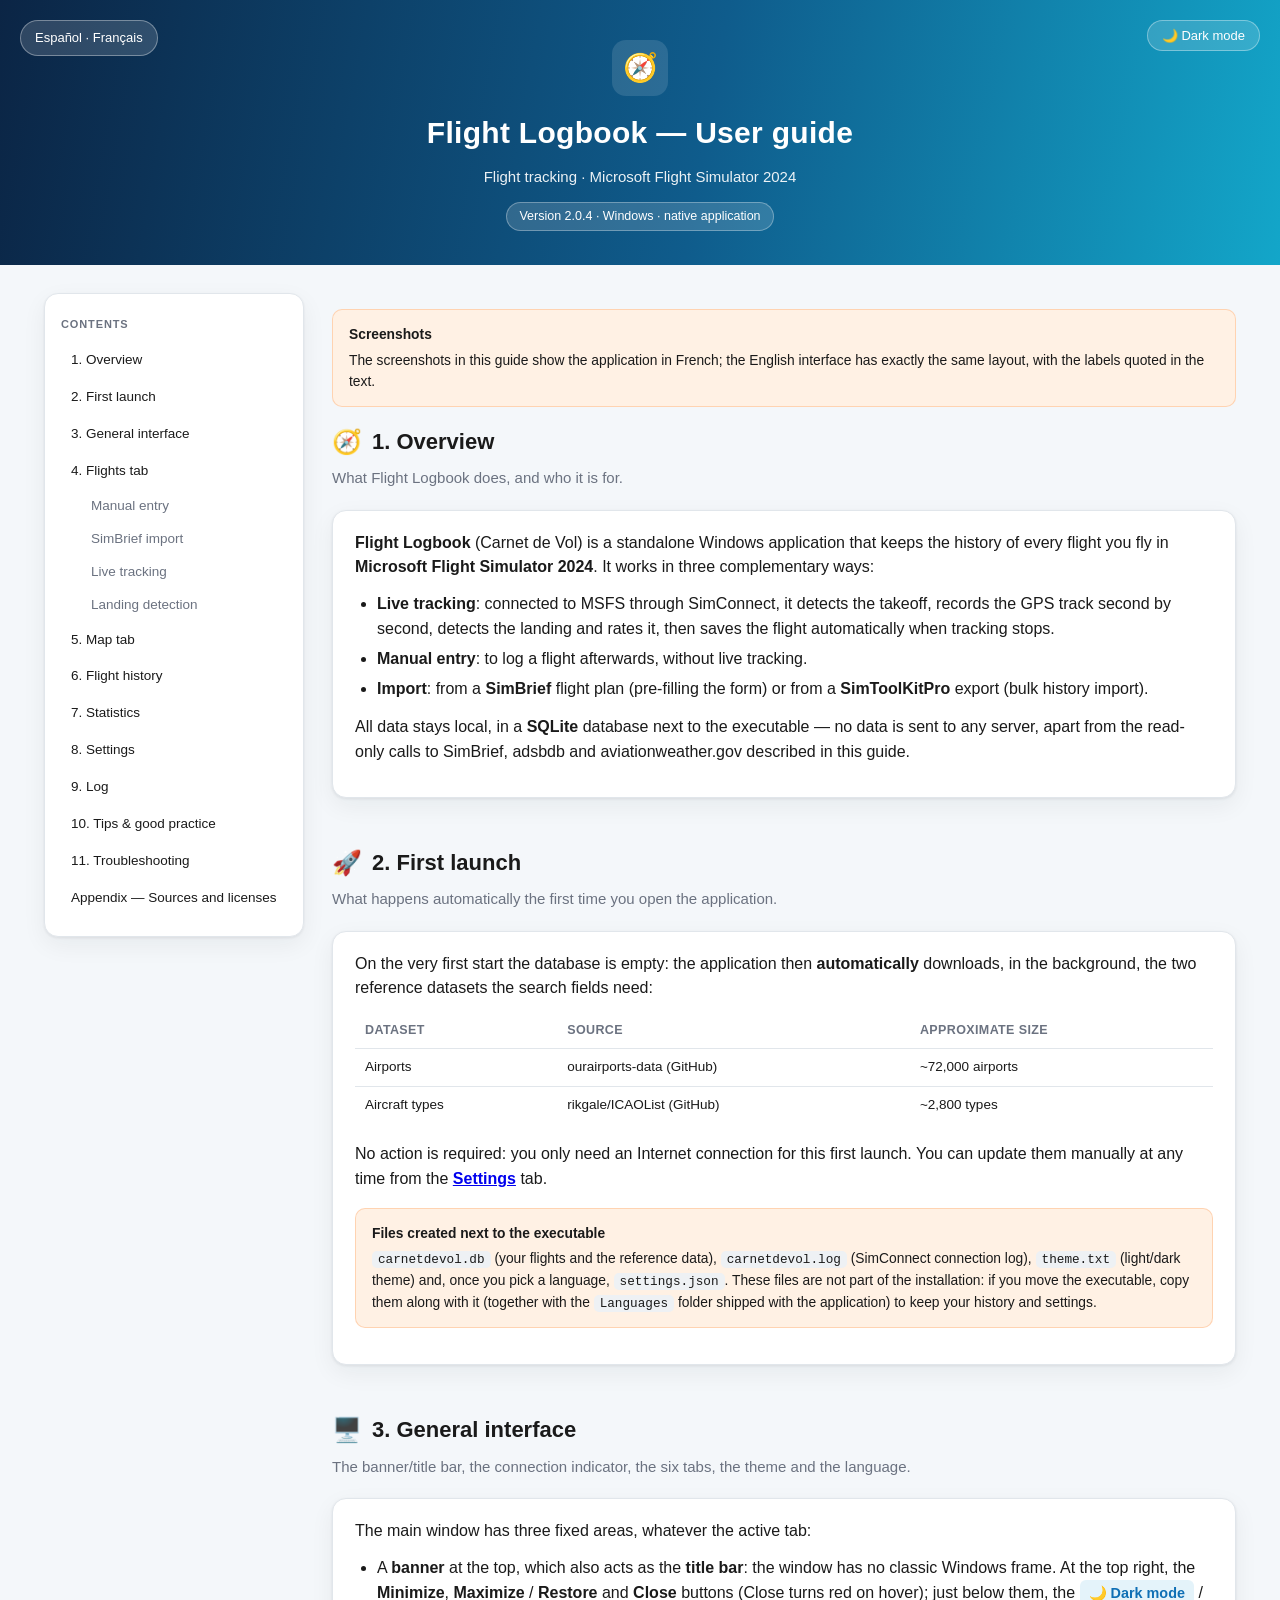
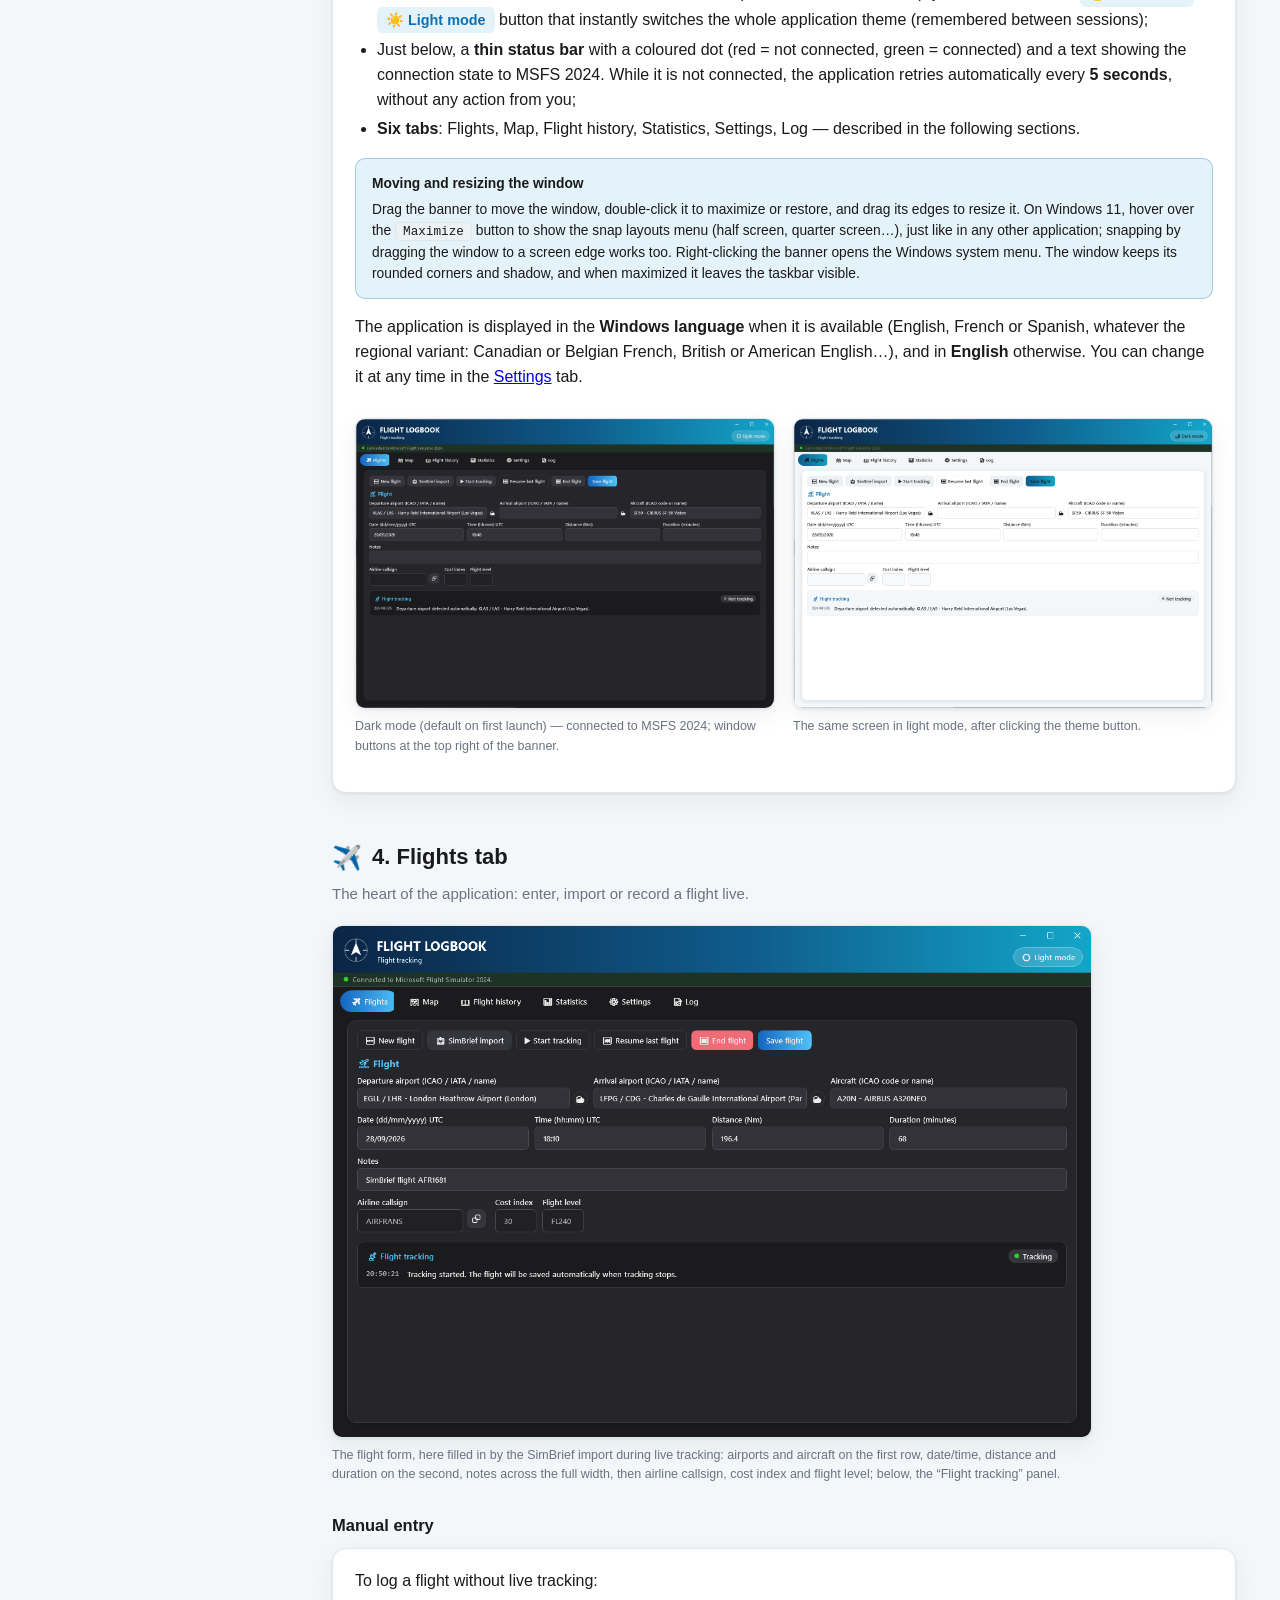
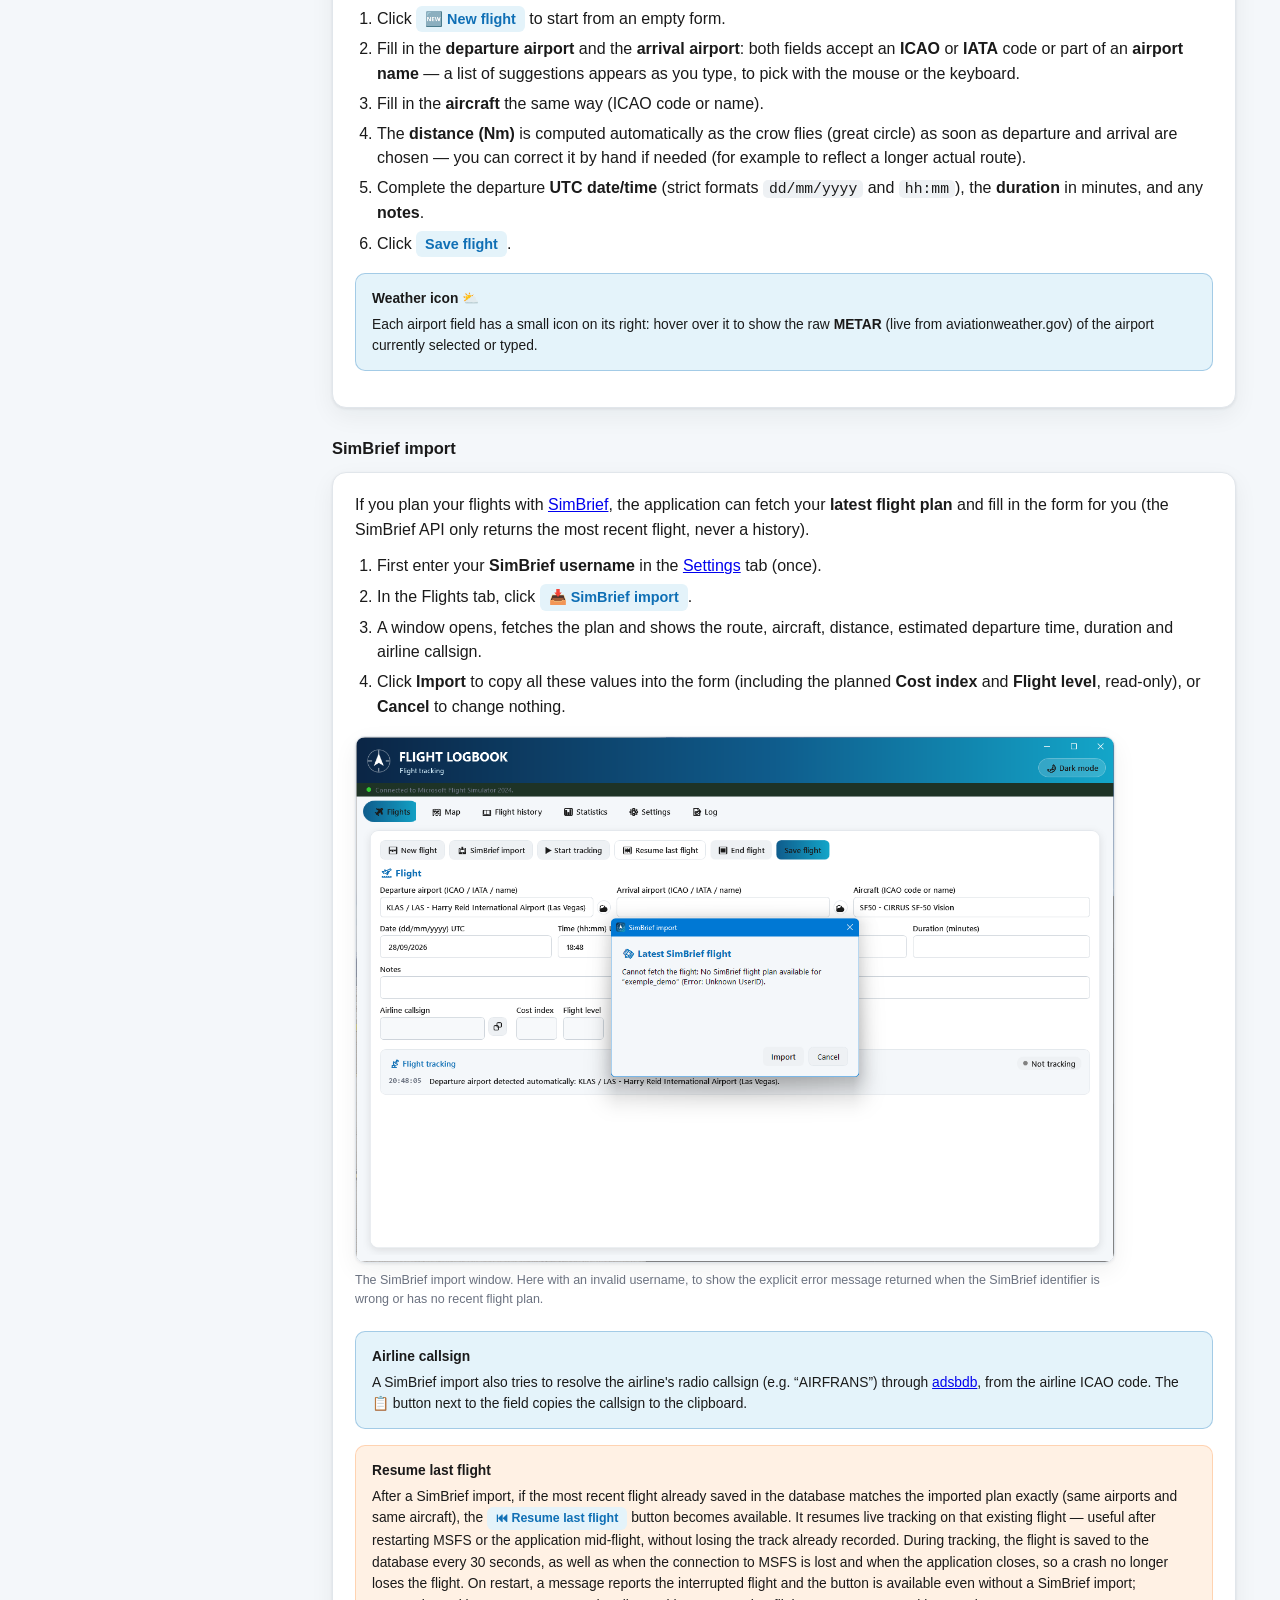
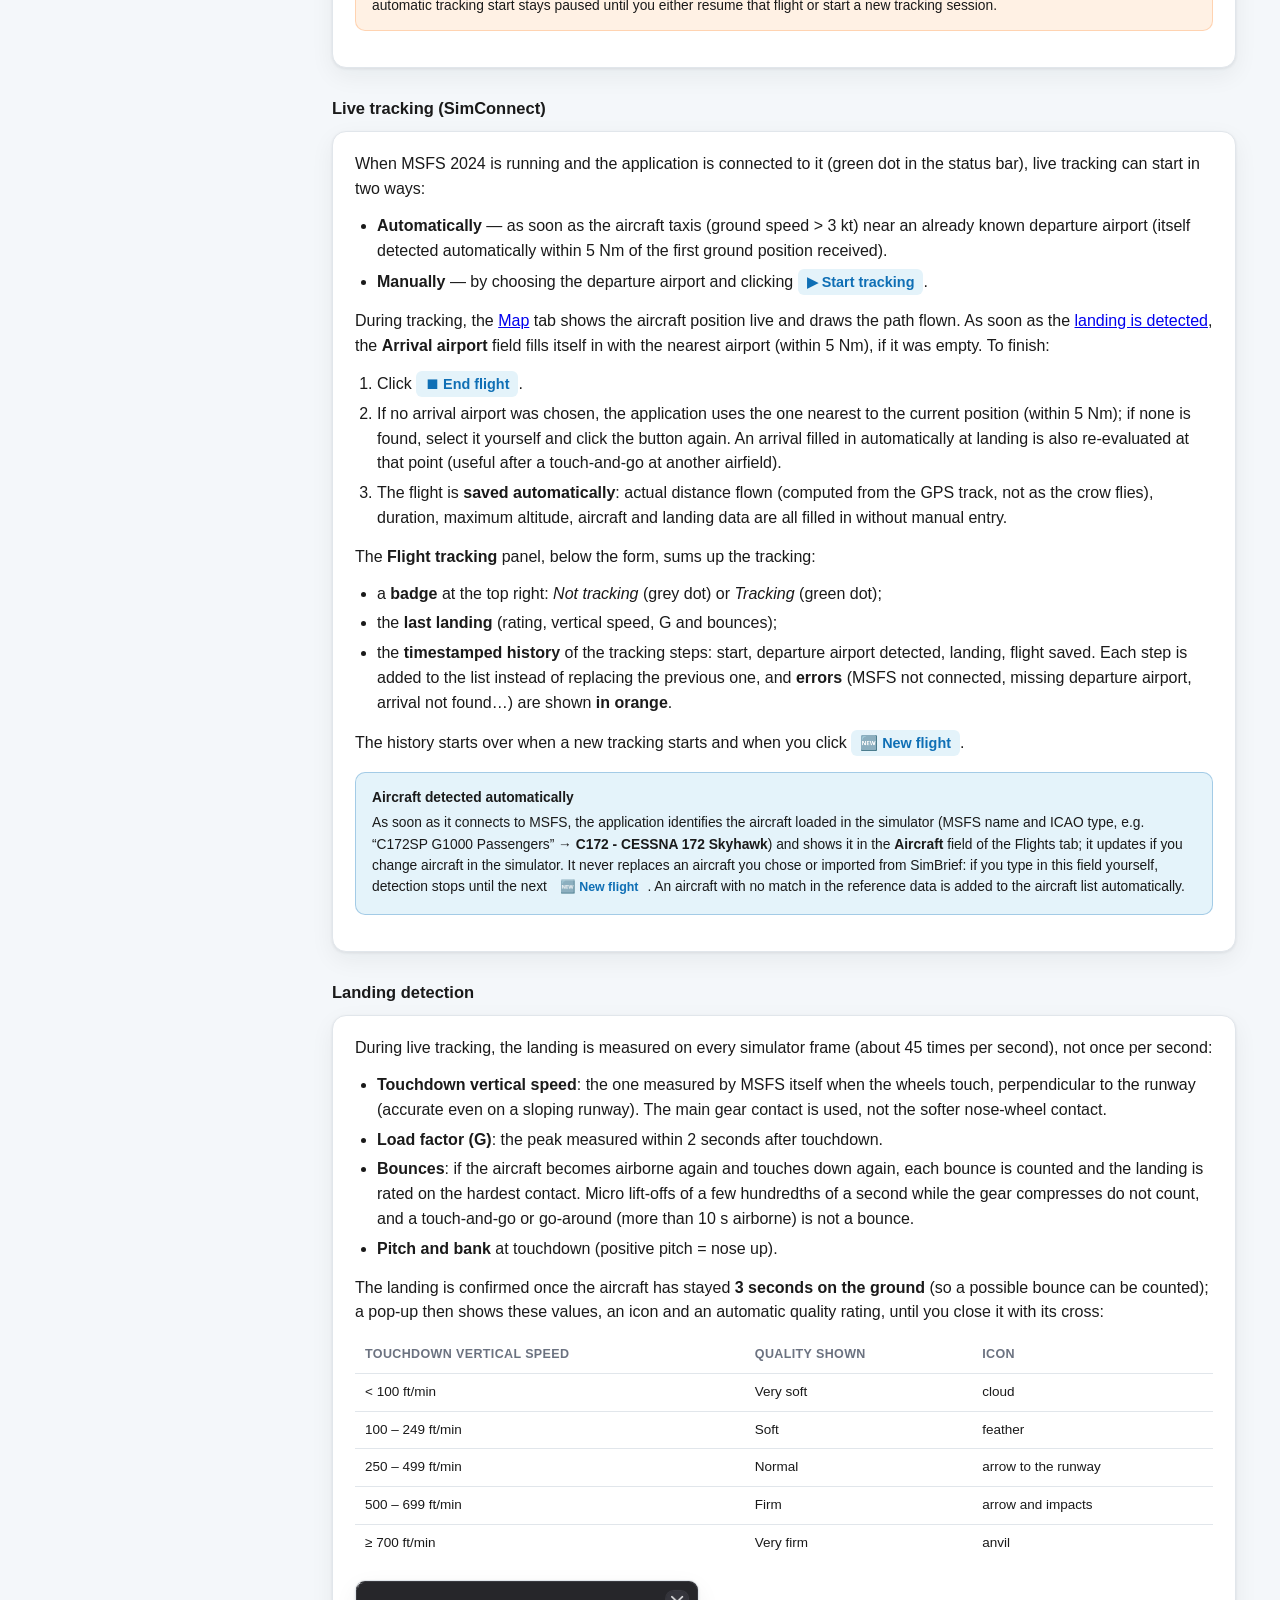
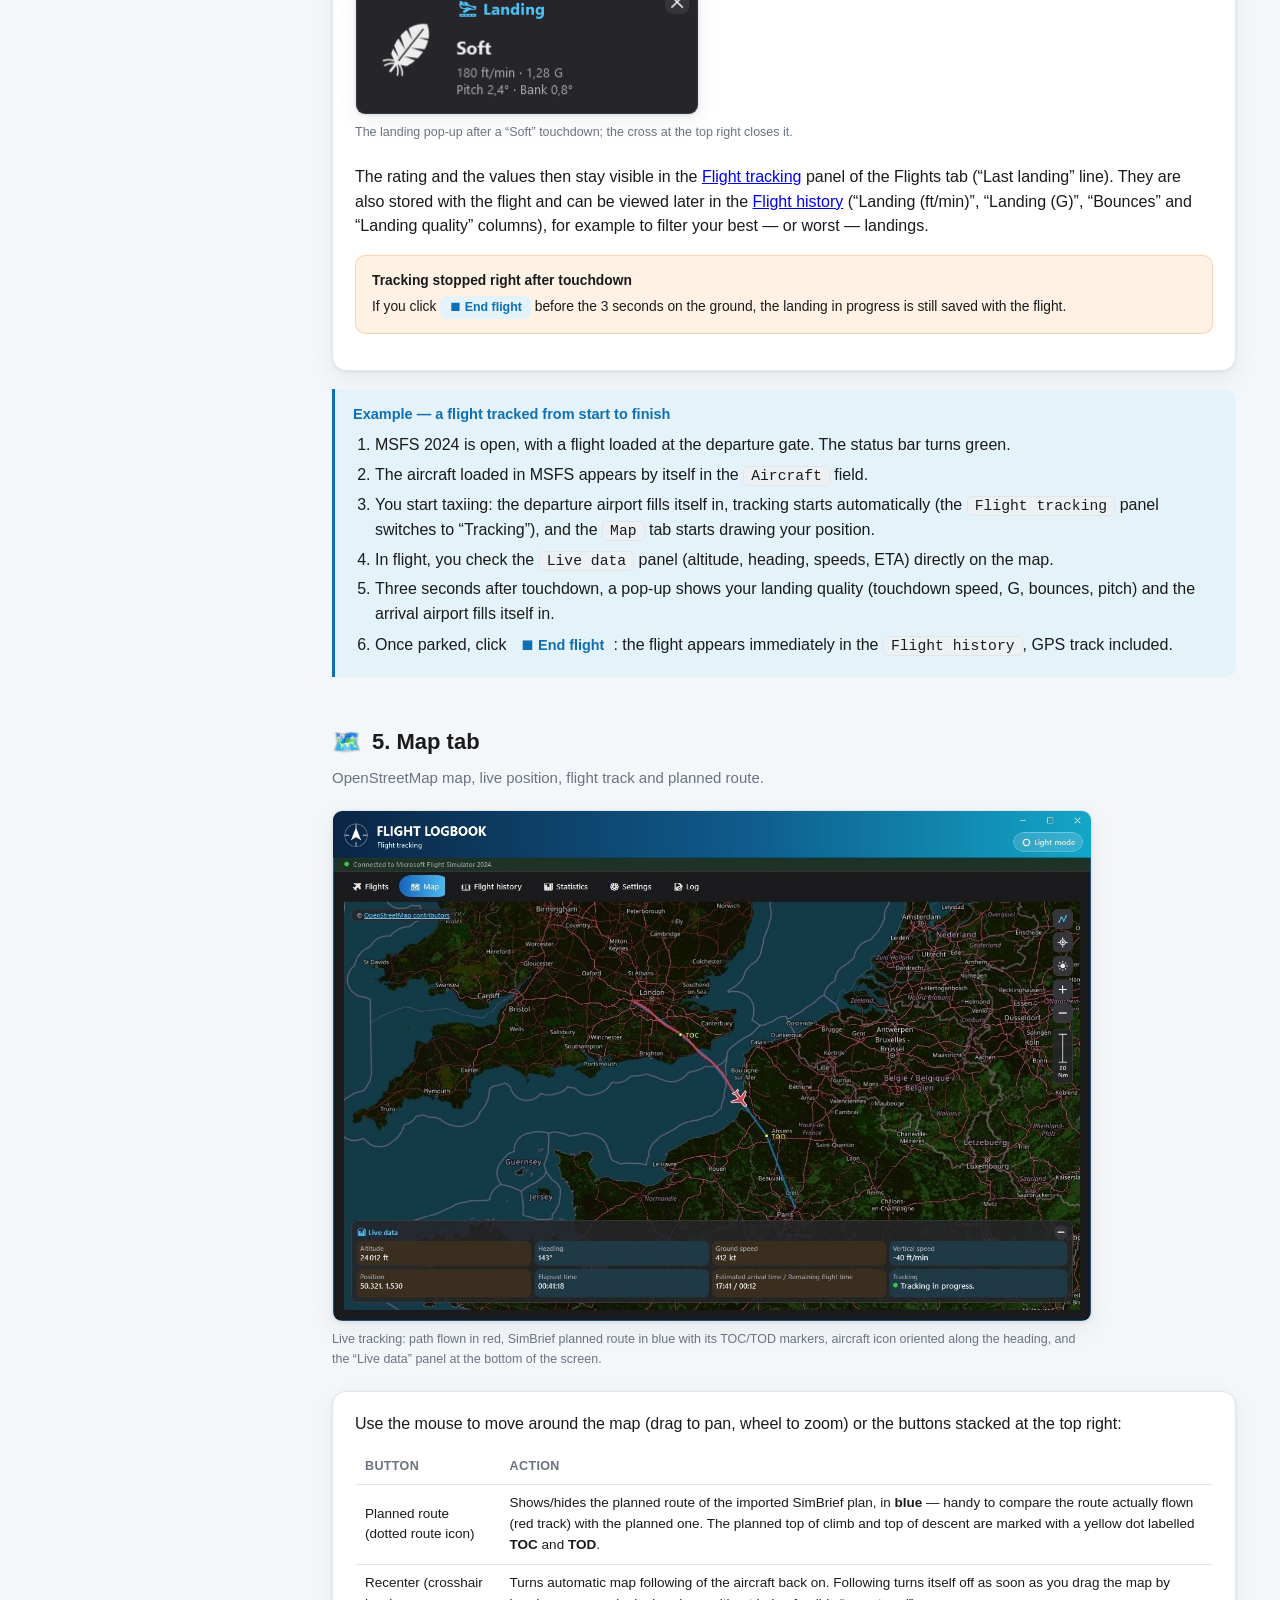
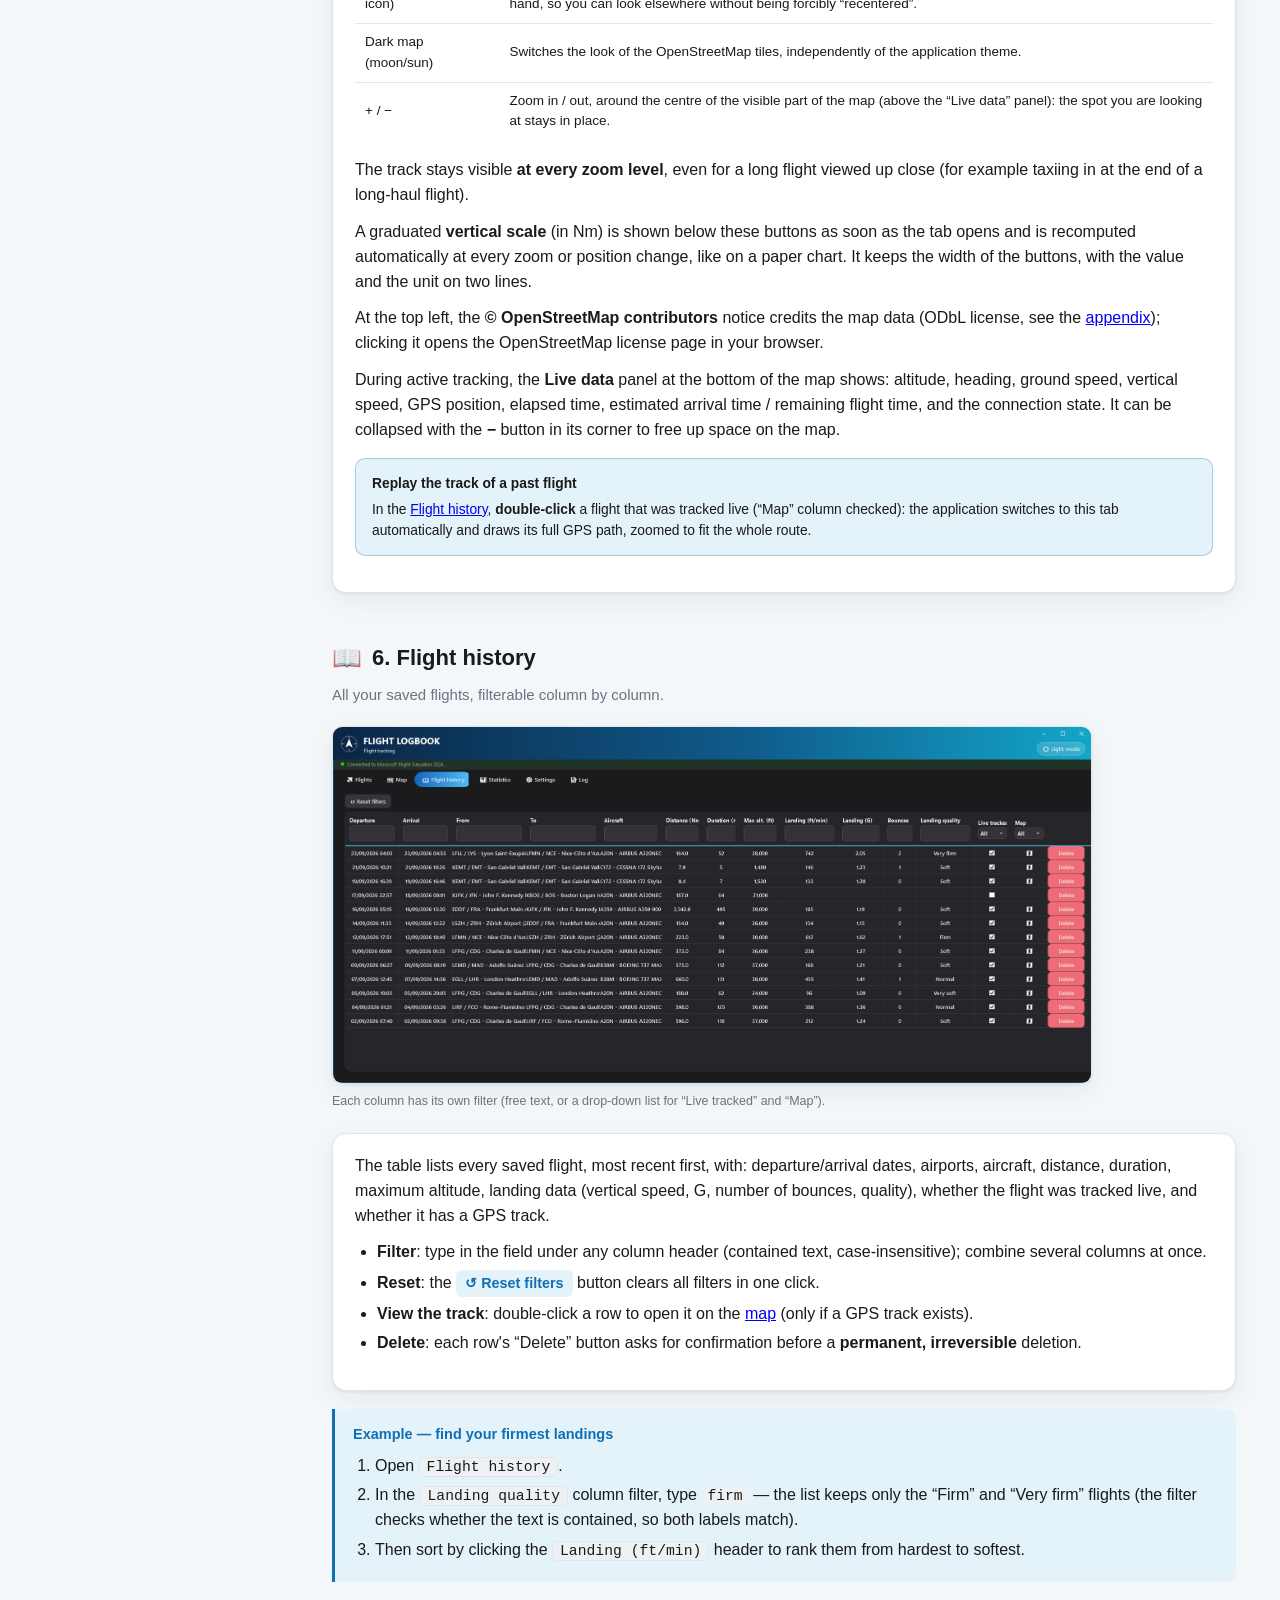
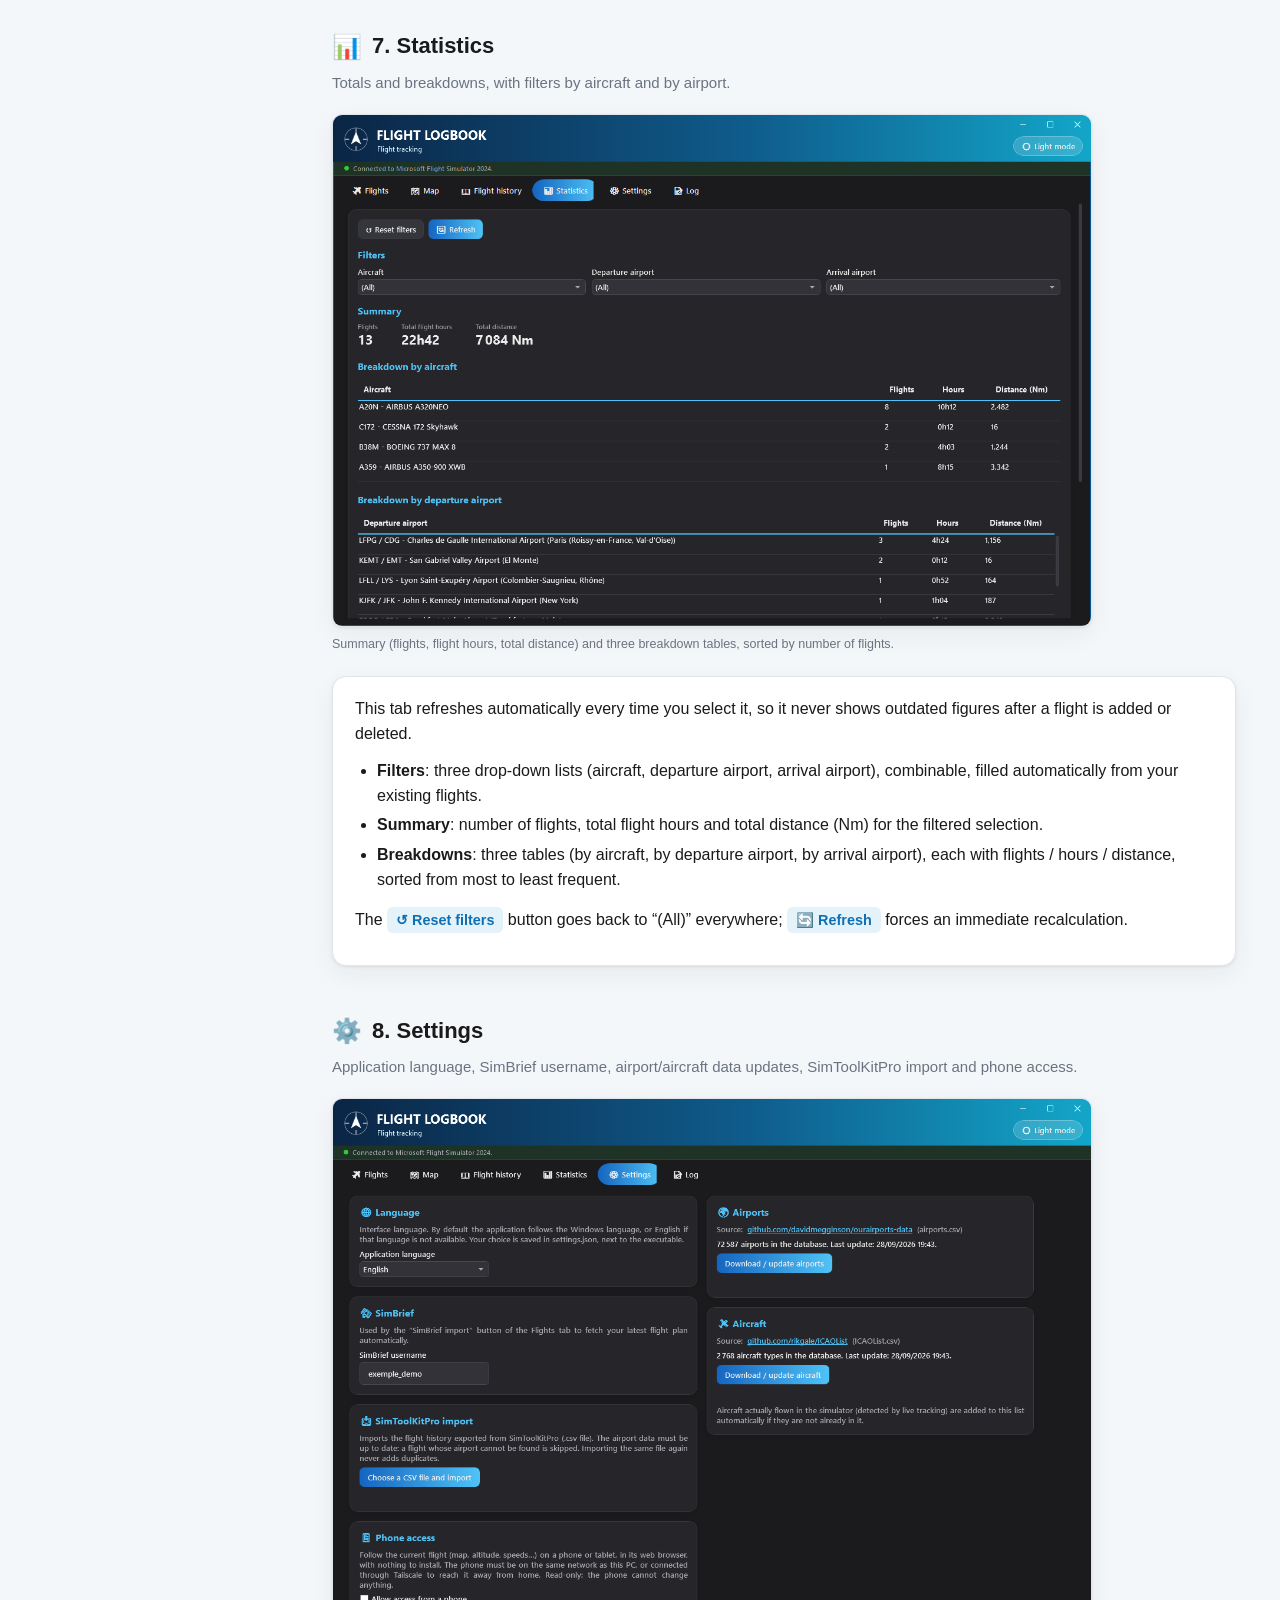
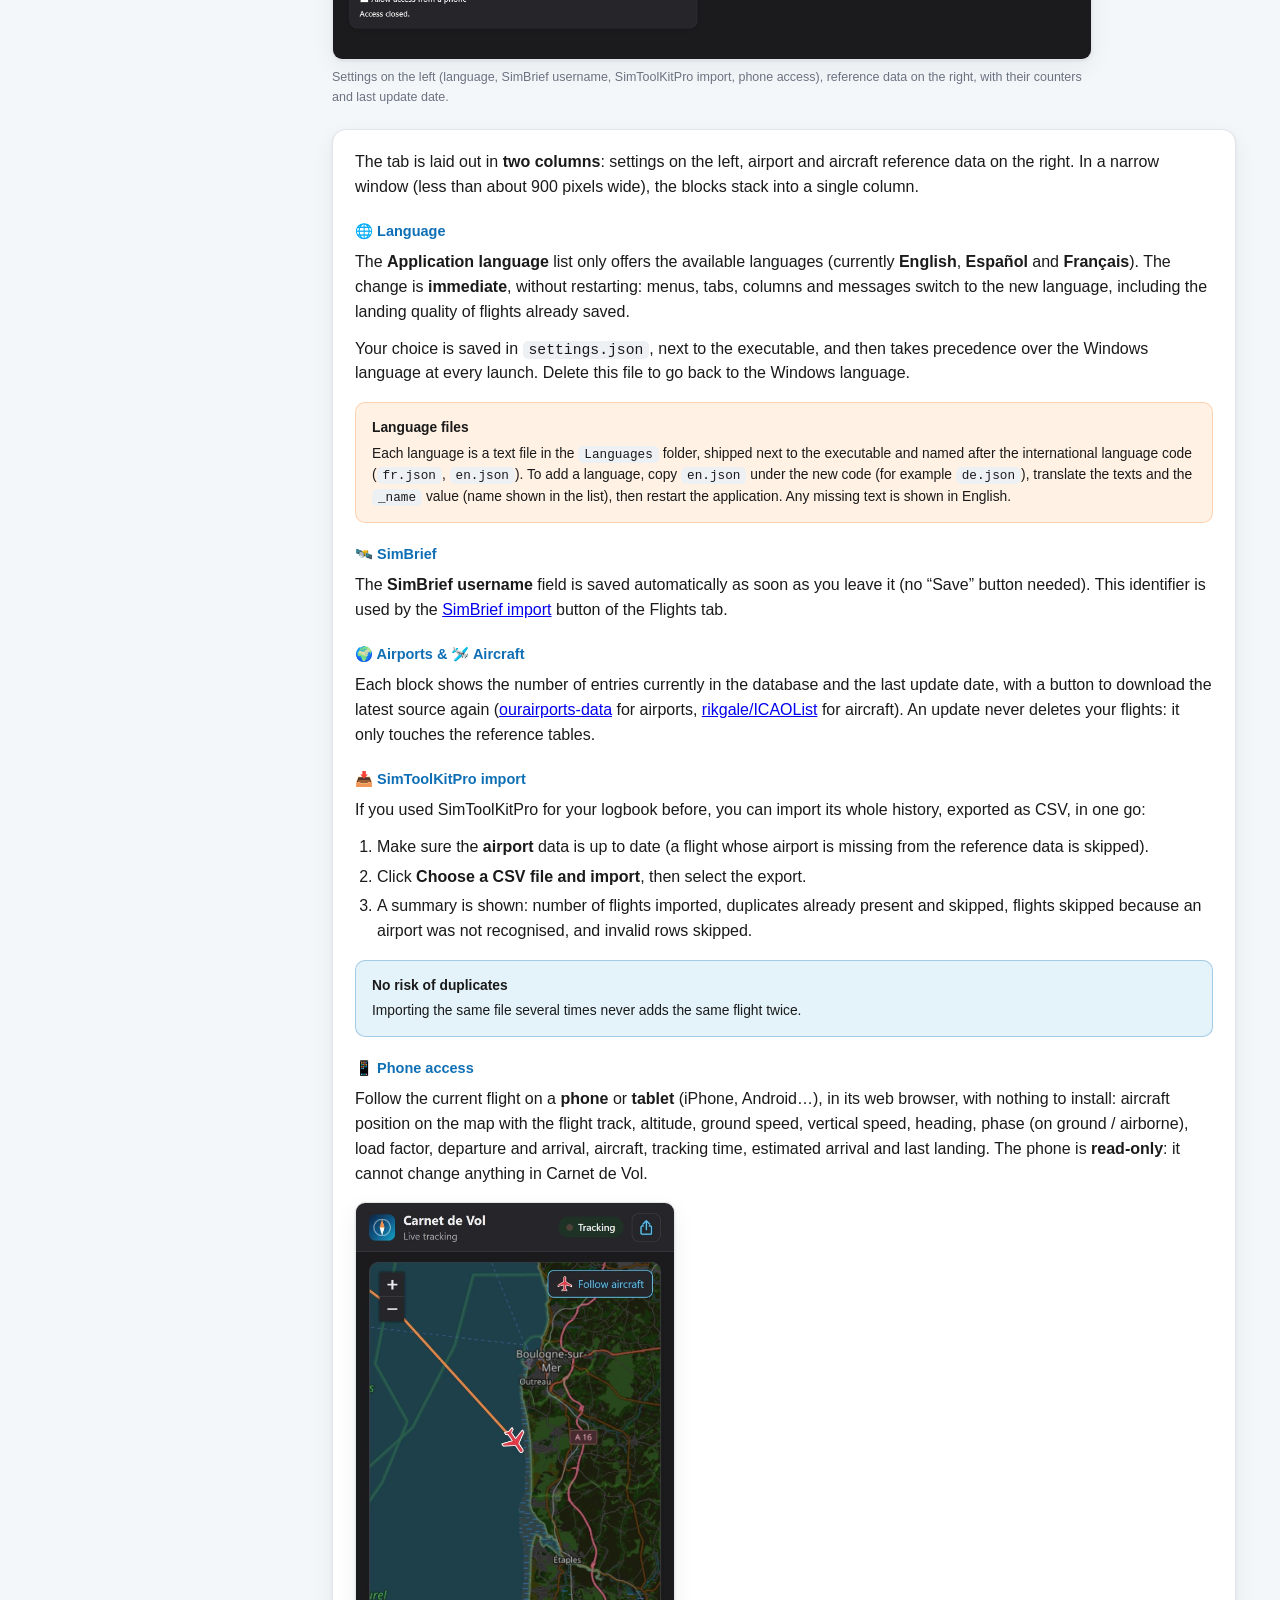
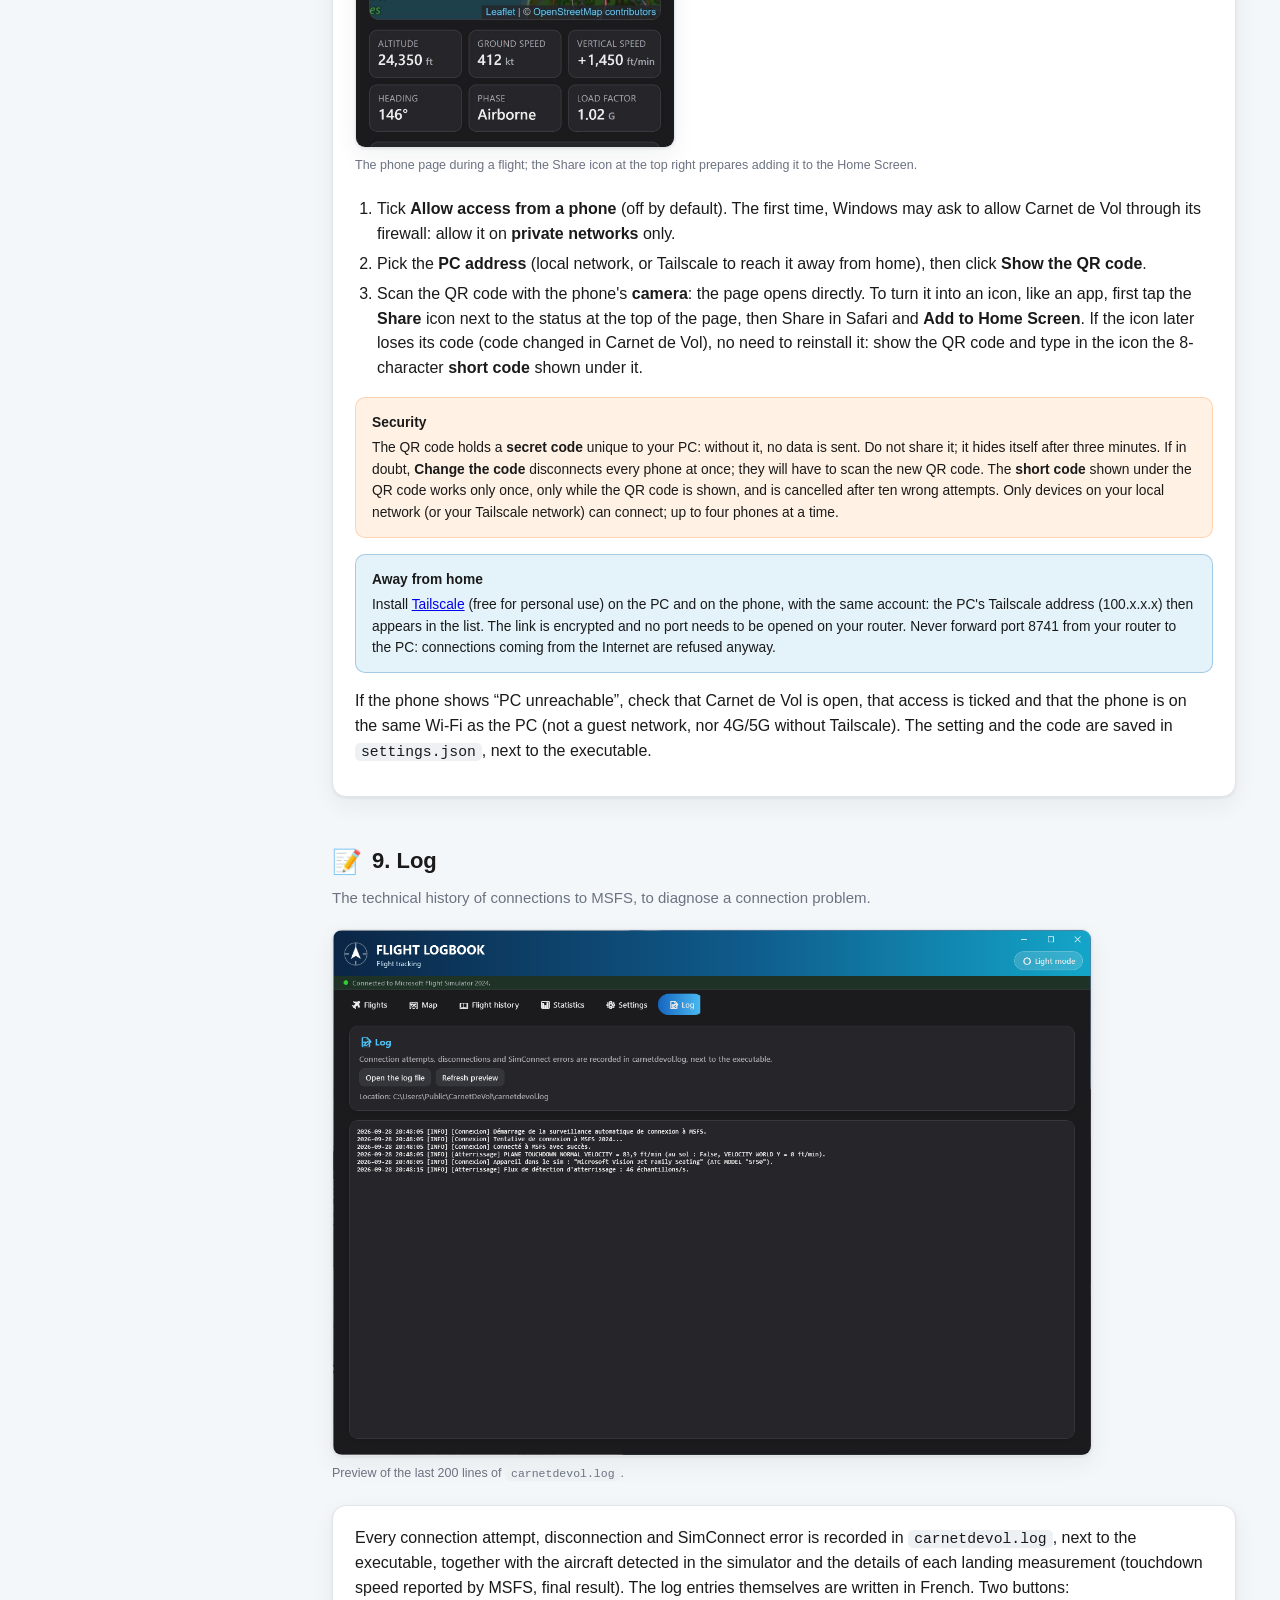
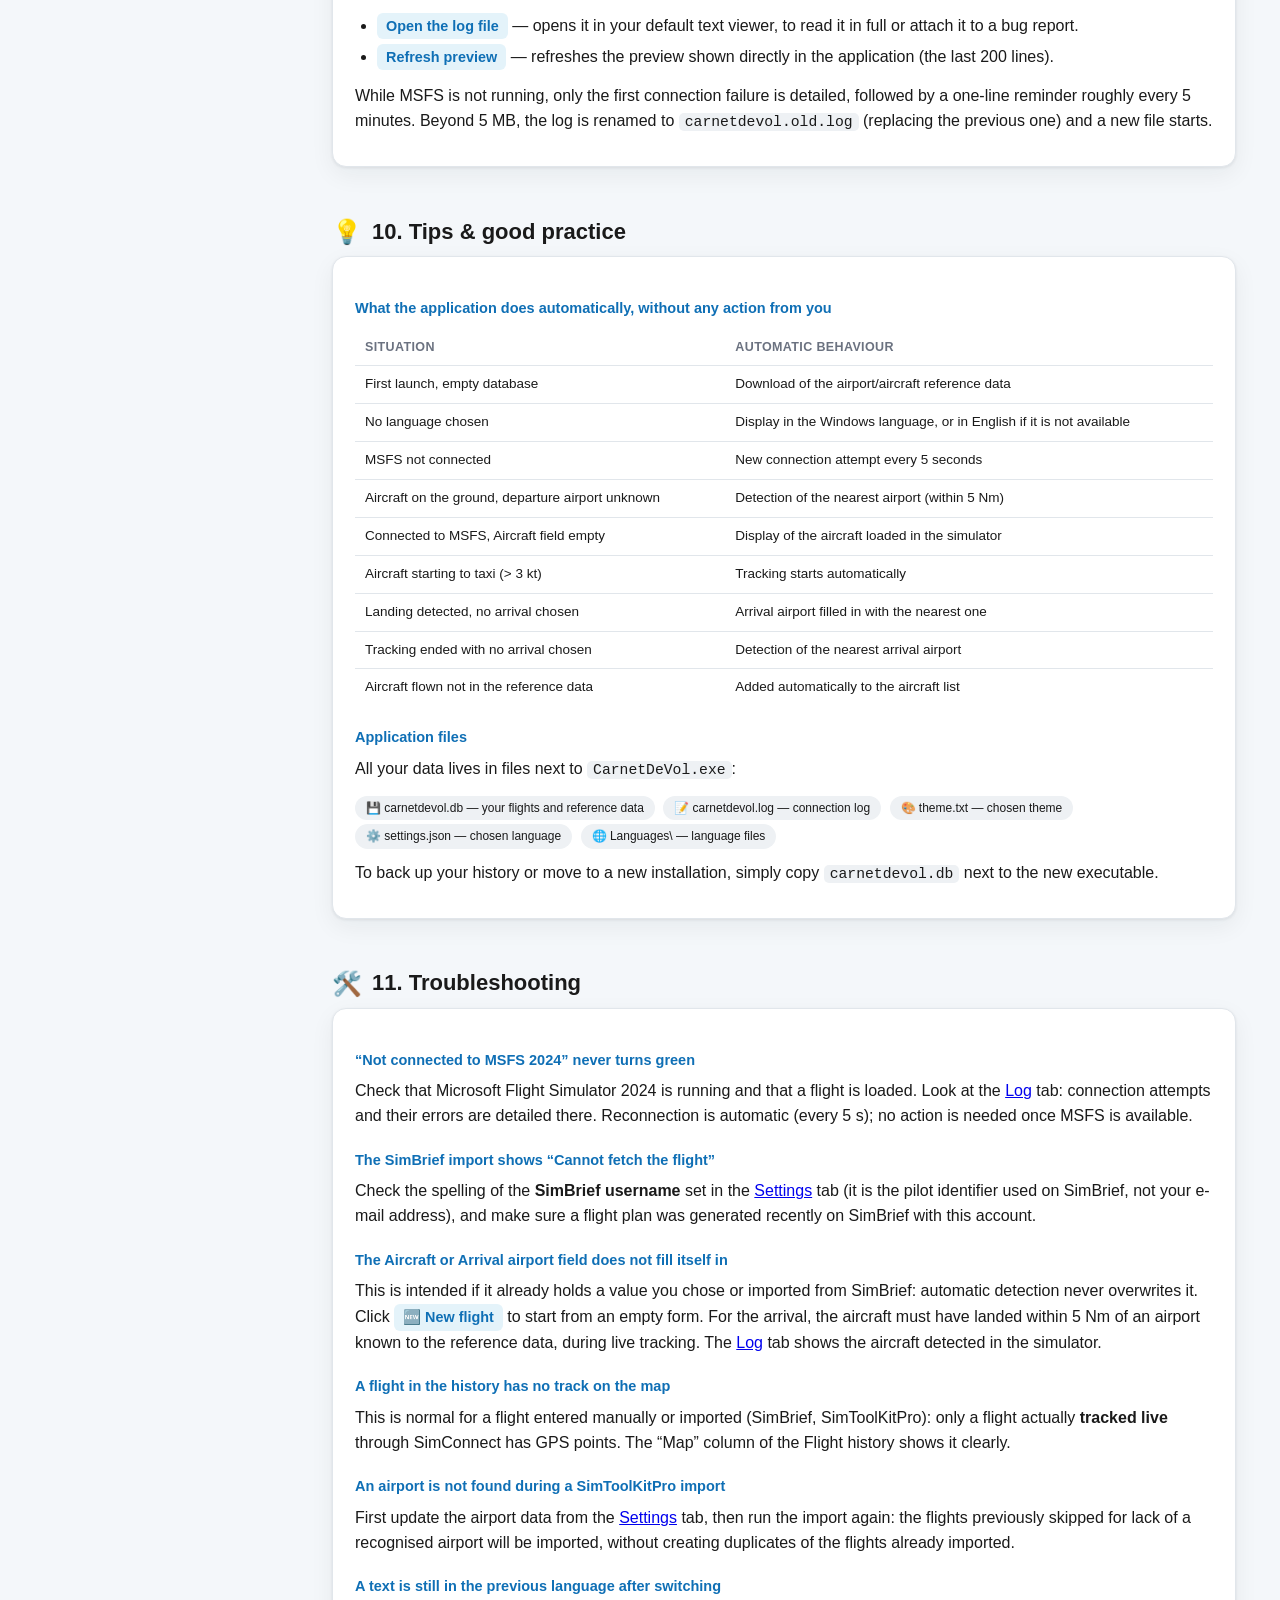
<file: guides/carnetdevol/user-guide.html>
<!DOCTYPE html>
<html lang="en">
<head>
<meta charset="UTF-8" />
<meta name="viewport" content="width=device-width, initial-scale=1" />
<title>Flight Logbook — User guide</title>
<meta name="description" content="Complete guide to the features of Flight Logbook (Carnet de Vol), the flight tracking application for Microsoft Flight Simulator 2024." />
<link rel="canonical" href="http://cdl.kairhosen.com/guides/carnetdevol/user-guide.html" />
<link rel="alternate" hreflang="fr" href="http://cdl.kairhosen.com/guides/carnetdevol/guide-utilisateur.html" />
<link rel="alternate" hreflang="en" href="http://cdl.kairhosen.com/guides/carnetdevol/user-guide.html" />
<link rel="alternate" hreflang="es" href="http://cdl.kairhosen.com/guides/carnetdevol/guia-usuario.html" />
<link rel="alternate" hreflang="x-default" href="http://cdl.kairhosen.com/guides/carnetdevol/guide-utilisateur.html" />
<style>
  :root {
    --bg: #F4F7FA;
    --panel: #FFFFFF;
    --panel-border: #E1E6EB;
    --text: #1A1A1A;
    --text-secondary: #6B7280;
    --accent: #0F6FB5;
    --accent-soft: #E4F3FA;
    --accent2: #FF8A3D;
    --accent2-soft: #FFF1E4;
    --danger: #E0505F;
    --danger-soft: #FBE7E9;
    --success-soft: #E6F5EA;
    --success-text: #1E7A3D;
    --code-bg: #EEF1F4;
    --shadow: 0 1px 3px rgba(20, 30, 40, 0.08), 0 8px 24px rgba(20, 30, 40, 0.06);
    --banner-grad: linear-gradient(100deg, #0B2545 0%, #0F5C8C 55%, #13A6C9 100%);
  }
  @media (prefers-color-scheme: dark) {
    :root:not([data-theme="light"]) {
      --bg: #1B1B1E;
      --panel: #26262A;
      --panel-border: #3A3A40;
      --text: #EDEDED;
      --text-secondary: #A6A6AD;
      --accent: #4FC3F7;
      --accent-soft: #1F3A46;
      --accent2: #FFB74D;
      --accent2-soft: #3A2E1F;
      --danger: #EF6B75;
      --danger-soft: #3A2226;
      --success-soft: #1E3326;
      --success-text: #7EDBA0;
      --code-bg: #323238;
      --shadow: 0 1px 3px rgba(0, 0, 0, 0.3), 0 8px 24px rgba(0, 0, 0, 0.35);
    }
  }
  :root[data-theme="dark"] {
    --bg: #1B1B1E;
    --panel: #26262A;
    --panel-border: #3A3A40;
    --text: #EDEDED;
    --text-secondary: #A6A6AD;
    --accent: #4FC3F7;
    --accent-soft: #1F3A46;
    --accent2: #FFB74D;
    --accent2-soft: #3A2E1F;
    --danger: #EF6B75;
    --danger-soft: #3A2226;
    --success-soft: #1E3326;
    --success-text: #7EDBA0;
    --code-bg: #323238;
    --shadow: 0 1px 3px rgba(0, 0, 0, 0.3), 0 8px 24px rgba(0, 0, 0, 0.35);
  }

  * { box-sizing: border-box; }
  html { scroll-behavior: smooth; }
  body {
    margin: 0;
    background: var(--bg);
    color: var(--text);
    font-family: -apple-system, "Segoe UI", Roboto, Helvetica, Arial, sans-serif;
    line-height: 1.55;
  }

  .hero {
    background: var(--banner-grad);
    color: #fff;
    padding: 40px 24px 34px;
    text-align: center;
    position: relative;
  }
  .hero .icon {
    width: 56px; height: 56px;
    margin: 0 auto 14px;
    border-radius: 14px;
    background: rgba(255,255,255,0.12);
    display: flex; align-items: center; justify-content: center;
    font-size: 28px;
  }
  .hero h1 { margin: 0 0 8px; font-size: 30px; letter-spacing: 0.3px; }
  .hero p { margin: 0; opacity: 0.92; font-size: 15px; }
  .hero .badge {
    display: inline-block; margin-top: 14px;
    background: rgba(255,255,255,0.15);
    border: 1px solid rgba(255,255,255,0.3);
    padding: 4px 12px; border-radius: 999px; font-size: 12.5px;
  }
  .theme-toggle {
    position: absolute; top: 20px; right: 20px;
    background: rgba(255,255,255,0.15);
    border: 1px solid rgba(255,255,255,0.35);
    color: #fff; border-radius: 999px;
    padding: 7px 14px; font-size: 13px; cursor: pointer;
  }
  .theme-toggle:hover { background: rgba(255,255,255,0.25); }
  .lang-switch {
    position: absolute; top: 20px; left: 20px;
    background: rgba(255,255,255,0.15);
    border: 1px solid rgba(255,255,255,0.35);
    color: #fff; border-radius: 999px; text-decoration: none;
    padding: 7px 14px; font-size: 13px;
  }
  .lang-switch a { color: #fff; text-decoration: none; }
  .lang-switch a:hover { text-decoration: underline; }
  @media (max-width: 600px) {
    .hero { padding-top: 70px; }
  }

  .layout {
    max-width: 1240px;
    margin: 0 auto;
    display: grid;
    grid-template-columns: 260px minmax(0, 1fr);
    gap: 28px;
    padding: 28px 24px 60px;
  }

  nav.toc {
    position: sticky;
    top: 16px;
    align-self: start;
    background: var(--panel);
    border: 1px solid var(--panel-border);
    border-radius: 14px;
    padding: 18px 16px;
    box-shadow: var(--shadow);
    max-height: calc(100vh - 32px);
    overflow-y: auto;
  }
  nav.toc h2 {
    font-size: 11px; text-transform: uppercase; letter-spacing: 0.08em;
    color: var(--text-secondary); margin: 4px 0 10px;
  }
  nav.toc ul { list-style: none; margin: 0; padding: 0; }
  nav.toc li { margin: 2px 0; }
  nav.toc a {
    display: block; padding: 7px 10px; border-radius: 8px;
    color: var(--text); text-decoration: none; font-size: 13.5px;
  }
  nav.toc a:hover { background: var(--accent-soft); color: var(--accent); }
  nav.toc .sub { padding-left: 20px; font-size: 12.5px; }
  nav.toc .sub a { color: var(--text-secondary); padding: 5px 10px; }

  main { min-width: 0; }

  section { margin-bottom: 46px; scroll-margin-top: 16px; }
  section.tab-section { scroll-margin-top: 16px; }

  h2.section-title {
    font-size: 22px; margin: 0 0 6px;
    display: flex; align-items: center; gap: 10px;
  }
  h2.section-title .emoji { font-size: 24px; }
  .section-lead { color: var(--text-secondary); margin: 0 0 20px; font-size: 15px; }

  h3 { font-size: 16.5px; margin: 28px 0 10px; }
  h4 { font-size: 14.5px; margin: 20px 0 8px; color: var(--accent); }

  p { margin: 0 0 12px; }
  ul, ol { margin: 0 0 14px; padding-left: 22px; }
  li { margin-bottom: 5px; }

  .card {
    background: var(--panel);
    border: 1px solid var(--panel-border);
    border-radius: 14px;
    padding: 20px 22px;
    box-shadow: var(--shadow);
    margin-bottom: 18px;
  }

  figure { margin: 16px 0 22px; }
  figure img {
    width: 100%; max-width: 760px; display: block;
    border-radius: 10px; border: 1px solid var(--panel-border);
    box-shadow: var(--shadow);
  }
  figcaption {
    margin-top: 8px; font-size: 12.5px; color: var(--text-secondary);
    max-width: 760px;
  }
  .shot-row {
    display: flex; gap: 18px; flex-wrap: wrap;
  }
  .shot-row figure { flex: 1 1 340px; margin: 16px 0; }
  .shot-row figure img { max-width: 100%; }

  kbd, .ui {
    background: var(--code-bg); border: 1px solid var(--panel-border);
    border-radius: 5px; padding: 1px 7px; font-size: 0.92em;
    font-family: ui-monospace, "Cascadia Code", Consolas, monospace;
  }
  .btn-label {
    display: inline-block; background: var(--accent-soft); color: var(--accent);
    border-radius: 6px; padding: 2px 9px; font-size: 0.9em; font-weight: 600;
    white-space: nowrap;
  }

  table {
    width: 100%; border-collapse: collapse; margin: 10px 0 18px;
    font-size: 13.5px;
  }
  th, td { text-align: left; padding: 8px 10px; border-bottom: 1px solid var(--panel-border); }
  th { color: var(--text-secondary); font-weight: 600; font-size: 12.5px; text-transform: uppercase; letter-spacing: 0.03em; }
  tr:last-child td { border-bottom: none; }

  .callout {
    border-radius: 10px; padding: 14px 16px; margin: 16px 0;
    font-size: 13.8px; border: 1px solid transparent;
  }
  .callout.tip { background: var(--accent-soft); border-color: color-mix(in srgb, var(--accent) 30%, transparent); }
  .callout.warn { background: var(--danger-soft); border-color: color-mix(in srgb, var(--danger) 30%, transparent); }
  .callout.note { background: var(--accent2-soft); border-color: color-mix(in srgb, var(--accent2) 30%, transparent); }
  .callout > strong:first-child { display: block; margin-bottom: 4px; }

  .example {
    border-left: 3px solid var(--accent);
    background: var(--accent-soft);
    border-radius: 0 10px 10px 0;
    padding: 14px 18px;
    margin: 18px 0;
  }
  .example h4 { margin: 0 0 8px; color: var(--accent); }
  .example ol { margin-bottom: 0; }

  .grid-2 {
    display: grid; grid-template-columns: 1fr 1fr; gap: 18px;
  }

  .pill {
    display: inline-flex; align-items: center; gap: 6px;
    background: var(--code-bg); border-radius: 999px;
    padding: 3px 11px; font-size: 12px; margin: 2px 4px 2px 0;
  }

  footer {
    text-align: center; color: var(--text-secondary);
    font-size: 12.5px; padding: 30px 24px 50px;
  }

  code.path {
    font-family: ui-monospace, Consolas, monospace;
    background: var(--code-bg); padding: 1px 6px; border-radius: 5px; font-size: 0.92em;
  }

  @media (max-width: 900px) {
    .layout { grid-template-columns: 1fr; }
    nav.toc { position: static; max-height: none; }
    .grid-2 { grid-template-columns: 1fr; }
  }
</style>
</head>
<body>

<header class="hero">
  <nav class="lang-switch" aria-label="Language"><a href="guia-usuario.html" hreflang="es" lang="es">Español</a> · <a href="guide-utilisateur.html" hreflang="fr" lang="fr">Français</a></nav>
  <button class="theme-toggle" id="themeToggle" type="button">🌙 Dark mode</button>
  <div class="icon">🧭</div>
  <h1>Flight Logbook — User guide</h1>
  <p>Flight tracking · Microsoft Flight Simulator 2024</p>
  <span class="badge">Version 2.0.4 · Windows · native application</span>
</header>

<div class="layout">
  <nav class="toc" aria-label="Contents">
    <h2>Contents</h2>
    <ul>
      <li><a href="#overview">1. Overview</a></li>
      <li><a href="#first-launch">2. First launch</a></li>
      <li><a href="#interface">3. General interface</a></li>
      <li><a href="#flights-tab">4. Flights tab</a>
        <ul class="sub">
          <li><a href="#flights-manual">Manual entry</a></li>
          <li><a href="#flights-simbrief">SimBrief import</a></li>
          <li><a href="#flights-tracking">Live tracking</a></li>
          <li><a href="#flights-landing">Landing detection</a></li>
        </ul>
      </li>
      <li><a href="#map-tab">5. Map tab</a></li>
      <li><a href="#history-tab">6. Flight history</a></li>
      <li><a href="#stats-tab">7. Statistics</a></li>
      <li><a href="#settings-tab">8. Settings</a></li>
      <li><a href="#log-tab">9. Log</a></li>
      <li><a href="#tips">10. Tips &amp; good practice</a></li>
      <li><a href="#troubleshooting">11. Troubleshooting</a></li>
      <li><a href="#appendix-licenses">Appendix — Sources and licenses</a></li>
    </ul>
  </nav>

  <main>

    <div class="callout note">
      <strong>Screenshots</strong>
      The screenshots in this guide show the application in French; the English interface has
      exactly the same layout, with the labels quoted in the text.
    </div>

    <section id="overview">
      <h2 class="section-title"><span class="emoji">🧭</span> 1. Overview</h2>
      <p class="section-lead">What Flight Logbook does, and who it is for.</p>
      <div class="card">
        <p><strong>Flight Logbook</strong> (Carnet de Vol) is a standalone Windows application that
        keeps the history of every flight you fly in <strong>Microsoft Flight Simulator 2024</strong>.
        It works in three complementary ways:</p>
        <ul>
          <li><strong>Live tracking</strong>: connected to MSFS through SimConnect, it detects the
          takeoff, records the GPS track second by second, detects the landing and rates it, then
          saves the flight automatically when tracking stops.</li>
          <li><strong>Manual entry</strong>: to log a flight afterwards, without live tracking.</li>
          <li><strong>Import</strong>: from a <strong>SimBrief</strong> flight plan (pre-filling the
          form) or from a <strong>SimToolKitPro</strong> export (bulk history import).</li>
        </ul>
        <p>All data stays local, in a <strong>SQLite</strong> database next to the executable — no
        data is sent to any server, apart from the read-only calls to SimBrief, adsbdb and
        aviationweather.gov described in this guide.</p>
      </div>
    </section>

    <section id="first-launch">
      <h2 class="section-title"><span class="emoji">🚀</span> 2. First launch</h2>
      <p class="section-lead">What happens automatically the first time you open the application.</p>
      <div class="card">
        <p>On the very first start the database is empty: the application then
        <strong>automatically</strong> downloads, in the background, the two reference datasets
        the search fields need:</p>
        <table>
          <tr><th>Dataset</th><th>Source</th><th>Approximate size</th></tr>
          <tr><td>Airports</td><td>ourairports-data (GitHub)</td><td>~72,000 airports</td></tr>
          <tr><td>Aircraft types</td><td>rikgale/ICAOList (GitHub)</td><td>~2,800 types</td></tr>
        </table>
        <p>No action is required: you only need an Internet connection for this first launch. You
        can update them manually at any time from the <a href="#settings-tab"><strong>Settings</strong></a> tab.</p>
        <div class="callout note">
          <strong>Files created next to the executable</strong>
          <code class="path">carnetdevol.db</code> (your flights and the reference data),
          <code class="path">carnetdevol.log</code> (SimConnect connection log),
          <code class="path">theme.txt</code> (light/dark theme) and, once you pick a language,
          <code class="path">settings.json</code>. These files are not part of the installation: if
          you move the executable, copy them along with it (together with the
          <code class="path">Languages</code> folder shipped with the application) to keep your
          history and settings.
        </div>
      </div>
    </section>

    <section id="interface">
      <h2 class="section-title"><span class="emoji">🖥️</span> 3. General interface</h2>
      <p class="section-lead">The banner/title bar, the connection indicator, the six tabs, the theme and the language.</p>
      <div class="card">
        <p>The main window has three fixed areas, whatever the active tab:</p>
        <ul>
          <li>A <strong>banner</strong> at the top, which also acts as the <strong>title bar</strong>:
          the window has no classic Windows frame. At the top right, the <strong>Minimize</strong>,
          <strong>Maximize</strong> / <strong>Restore</strong> and <strong>Close</strong> buttons
          (Close turns red on hover); just below them, the <span class="btn-label">🌙 Dark mode</span>
          / <span class="btn-label">☀️ Light mode</span> button that instantly switches the whole
          application theme (remembered between sessions);</li>
          <li>Just below, a <strong>thin status bar</strong> with a coloured dot (red = not
          connected, green = connected) and a text showing the connection state to MSFS 2024. While
          it is not connected, the application retries automatically every <strong>5 seconds</strong>,
          without any action from you;</li>
          <li><strong>Six tabs</strong>: Flights, Map, Flight history, Statistics, Settings, Log —
          described in the following sections.</li>
        </ul>
        <div class="callout tip">
          <strong>Moving and resizing the window</strong>
          Drag the banner to move the window, double-click it to maximize or restore, and drag its
          edges to resize it. On Windows 11, hover over the <span class="ui">Maximize</span> button to show
          the snap layouts menu (half screen, quarter screen…), just like in any other
          application; snapping by dragging the window to a screen edge works too. Right-clicking the
          banner opens the Windows system menu. The window keeps its rounded corners and shadow, and
          when maximized it leaves the taskbar visible.
        </div>
        <p>The application is displayed in the <strong>Windows language</strong> when it is
        available (English, French or Spanish, whatever the regional variant: Canadian or Belgian French,
        British or American English…), and in <strong>English</strong> otherwise. You can change it
        at any time in the <a href="#settings-tab">Settings</a> tab.</p>
        <div class="shot-row">
          <figure>
            <img src="images/en-onglet-vols-sombre.png" alt="Application in dark mode, Flights tab, connected to MSFS 2024" loading="lazy" />
            <figcaption>Dark mode (default on first launch) — connected to MSFS 2024; window buttons at
            the top right of the banner.</figcaption>
          </figure>
          <figure>
            <img src="images/en-onglet-vols-clair.png" alt="Application in light mode, Flights tab" loading="lazy" />
            <figcaption>The same screen in light mode, after clicking the theme button.</figcaption>
          </figure>
        </div>
      </div>
    </section>

    <section id="flights-tab" class="tab-section">
      <h2 class="section-title"><span class="emoji">✈️</span> 4. Flights tab</h2>
      <p class="section-lead">The heart of the application: enter, import or record a flight live.</p>

      <figure>
        <img src="../../assets/img/carnetdevol/en-vols.png" alt="Flights tab: London – Paris flight imported from SimBrief, tracking in progress" loading="lazy" />
        <figcaption>The flight form, here filled in by the SimBrief import during live tracking:
        airports and aircraft on the first row, date/time, distance and duration on the second,
        notes across the full width, then airline callsign, cost index and flight level; below,
        the “Flight tracking” panel.</figcaption>
      </figure>

      <h3 id="flights-manual">Manual entry</h3>
      <div class="card">
        <p>To log a flight without live tracking:</p>
        <ol>
          <li>Click <span class="btn-label">🆕 New flight</span> to start from an empty form.</li>
          <li>Fill in the <strong>departure airport</strong> and the <strong>arrival airport</strong>:
          both fields accept an <strong>ICAO</strong> or <strong>IATA</strong> code or part of an
          <strong>airport name</strong> — a list of suggestions appears as you type, to pick with
          the mouse or the keyboard.</li>
          <li>Fill in the <strong>aircraft</strong> the same way (ICAO code or name).</li>
          <li>The <strong>distance (Nm)</strong> is computed automatically as the crow flies (great
          circle) as soon as departure and arrival are chosen — you can correct it by hand if needed
          (for example to reflect a longer actual route).</li>
          <li>Complete the departure <strong>UTC date/time</strong> (strict formats
          <code class="path">dd/mm/yyyy</code> and <code class="path">hh:mm</code>), the
          <strong>duration</strong> in minutes, and any <strong>notes</strong>.</li>
          <li>Click <span class="btn-label">Save flight</span>.</li>
        </ol>
        <div class="callout tip">
          <strong>Weather icon ⛅</strong>
          Each airport field has a small icon on its right: hover over it to show the raw
          <strong>METAR</strong> (live from aviationweather.gov) of the airport currently selected or typed.
        </div>
      </div>

      <h3 id="flights-simbrief">SimBrief import</h3>
      <div class="card">
        <p>If you plan your flights with <a href="https://www.simbrief.com/" target="_blank" rel="noopener">SimBrief</a>,
        the application can fetch your <strong>latest flight plan</strong> and fill in the form for
        you (the SimBrief API only returns the most recent flight, never a history).</p>
        <ol>
          <li>First enter your <strong>SimBrief username</strong> in the
          <a href="#settings-tab">Settings</a> tab (once).</li>
          <li>In the Flights tab, click <span class="btn-label">📥 SimBrief import</span>.</li>
          <li>A window opens, fetches the plan and shows the route, aircraft, distance, estimated
          departure time, duration and airline callsign.</li>
          <li>Click <strong>Import</strong> to copy all these values into the form (including the
          planned <strong>Cost index</strong> and <strong>Flight level</strong>, read-only), or
          <strong>Cancel</strong> to change nothing.</li>
        </ol>
        <figure>
          <img src="images/en-dialogue-simbrief.png" alt="SimBrief import window showing an error message for an unknown username" loading="lazy" />
          <figcaption>The SimBrief import window. Here with an invalid username, to show the
          explicit error message returned when the SimBrief identifier is wrong or has no recent
          flight plan.</figcaption>
        </figure>
        <div class="callout tip">
          <strong>Airline callsign</strong>
          A SimBrief import also tries to resolve the airline's radio callsign (e.g.
          “AIRFRANS”) through <a href="https://www.adsbdb.com/" target="_blank" rel="noopener">adsbdb</a>,
          from the airline ICAO code. The 📋 button next to the field copies the callsign to the clipboard.
        </div>
        <div class="callout note">
          <strong>Resume last flight</strong>
          After a SimBrief import, if the most recent flight already saved in the database matches
          the imported plan exactly (same airports and same aircraft), the
          <span class="btn-label">⏮ Resume last flight</span> button becomes available. It resumes
          live tracking on that existing flight — useful after restarting MSFS or the application
          mid-flight, without losing the track already recorded.
          During tracking, the flight is saved to the database every 30 seconds, as well as when
          the connection to MSFS is lost and when the application closes, so a crash no longer
          loses the flight. On restart, a message reports the interrupted flight and the button is
          available even without a SimBrief import; automatic tracking start stays paused until you
          either resume that flight or start a new tracking session.
        </div>
      </div>

      <h3 id="flights-tracking">Live tracking (SimConnect)</h3>
      <div class="card">
        <p>When MSFS 2024 is running and the application is connected to it (green dot in the
        status bar), live tracking can start in two ways:</p>
        <ul>
          <li><strong>Automatically</strong> — as soon as the aircraft taxis (ground speed
          &gt; 3 kt) near an already known departure airport (itself detected automatically within
          5 Nm of the first ground position received).</li>
          <li><strong>Manually</strong> — by choosing the departure airport and clicking
          <span class="btn-label">▶ Start tracking</span>.</li>
        </ul>
        <p>During tracking, the <a href="#map-tab">Map</a> tab shows the aircraft position live and
        draws the path flown. As soon as the <a href="#flights-landing">landing is detected</a>,
        the <strong>Arrival airport</strong> field fills itself in with the nearest airport (within
        5 Nm), if it was empty. To finish:</p>
        <ol>
          <li>Click <span class="btn-label">⏹ End flight</span>.</li>
          <li>If no arrival airport was chosen, the application uses the one nearest to the current
          position (within 5 Nm); if none is found, select it yourself and click the button again.
          An arrival filled in automatically at landing is also re-evaluated at that point (useful
          after a touch-and-go at another airfield).</li>
          <li>The flight is <strong>saved automatically</strong>: actual distance flown (computed
          from the GPS track, not as the crow flies), duration, maximum altitude, aircraft and
          landing data are all filled in without manual entry.</li>
        </ol>
        <p>The <strong>Flight tracking</strong> panel, below the form, sums up the tracking:</p>
        <ul>
          <li>a <strong>badge</strong> at the top right: <em>Not tracking</em> (grey dot) or
          <em>Tracking</em> (green dot);</li>
          <li>the <strong>last landing</strong> (rating, vertical speed, G and bounces);</li>
          <li>the <strong>timestamped history</strong> of the tracking steps: start, departure
          airport detected, landing, flight saved. Each step is added to the list instead of
          replacing the previous one, and <strong>errors</strong> (MSFS not connected, missing
          departure airport, arrival not found…) are shown <strong>in orange</strong>.</li>
        </ul>
        <p>The history starts over when a new tracking starts and when you click
        <span class="btn-label">🆕 New flight</span>.</p>
        <div class="callout tip">
          <strong>Aircraft detected automatically</strong>
          As soon as it connects to MSFS, the application identifies the aircraft loaded in the
          simulator (MSFS name and ICAO type, e.g. “C172SP G1000 Passengers” → <strong>C172 - CESSNA
          172 Skyhawk</strong>) and shows it in the <strong>Aircraft</strong> field of the Flights
          tab; it updates if you change aircraft in the simulator. It never replaces an aircraft you
          chose or imported from SimBrief: if you type in this field yourself, detection stops until
          the next <span class="btn-label">🆕 New flight</span>. An aircraft with no match in the
          reference data is added to the aircraft list automatically.
        </div>
      </div>

      <h3 id="flights-landing">Landing detection</h3>
      <div class="card">
        <p>During live tracking, the landing is measured on every simulator frame (about 45 times
        per second), not once per second:</p>
        <ul>
          <li><strong>Touchdown vertical speed</strong>: the one measured by MSFS itself when the
          wheels touch, perpendicular to the runway (accurate even on a sloping runway). The main
          gear contact is used, not the softer nose-wheel contact.</li>
          <li><strong>Load factor (G)</strong>: the peak measured within 2 seconds after touchdown.</li>
          <li><strong>Bounces</strong>: if the aircraft becomes airborne again and touches down
          again, each bounce is counted and the landing is rated on the hardest contact. Micro
          lift-offs of a few hundredths of a second while the gear compresses do not count, and a
          touch-and-go or go-around (more than 10 s airborne) is not a bounce.</li>
          <li><strong>Pitch and bank</strong> at touchdown (positive pitch = nose up).</li>
        </ul>
        <p>The landing is confirmed once the aircraft has stayed <strong>3 seconds on the
        ground</strong> (so a possible bounce can be counted); a pop-up then shows these values, an
        icon and an automatic quality rating, until you close it with its cross:</p>
        <table>
          <tr><th>Touchdown vertical speed</th><th>Quality shown</th><th>Icon</th></tr>
          <tr><td>&lt; 100 ft/min</td><td>Very soft</td><td>cloud</td></tr>
          <tr><td>100 – 249 ft/min</td><td>Soft</td><td>feather</td></tr>
          <tr><td>250 – 499 ft/min</td><td>Normal</td><td>arrow to the runway</td></tr>
          <tr><td>500 – 699 ft/min</td><td>Firm</td><td>arrow and impacts</td></tr>
          <tr><td>≥ 700 ft/min</td><td>Very firm</td><td>anvil</td></tr>
        </table>
        <figure>
          <img src="../../assets/img/carnetdevol/en-atterrissage.png" alt="Landing pop-up: Soft, 180 ft/min, 1.28 G, feather icon" loading="lazy" style="max-width: 344px;" />
          <figcaption>The landing pop-up after a “Soft” touchdown; the cross at the top right closes it.</figcaption>
        </figure>
        <p>The rating and the values then stay visible in the
        <a href="#flights-tracking">Flight tracking</a> panel of the Flights tab (“Last landing” line).
        They are also stored with the flight and can be viewed later in
        the <a href="#history-tab">Flight history</a> (“Landing (ft/min)”, “Landing (G)”, “Bounces”
        and “Landing quality” columns), for example to filter your best — or worst — landings.</p>
        <div class="callout note">
          <strong>Tracking stopped right after touchdown</strong>
          If you click <span class="btn-label">⏹ End flight</span> before the 3 seconds on the
          ground, the landing in progress is still saved with the flight.
        </div>
      </div>

      <div class="example">
        <h4>Example — a flight tracked from start to finish</h4>
        <ol>
          <li>MSFS 2024 is open, with a flight loaded at the departure gate. The status bar turns green.</li>
          <li>The aircraft loaded in MSFS appears by itself in the <span class="ui">Aircraft</span> field.</li>
          <li>You start taxiing: the departure airport fills itself in, tracking starts
          automatically (the <span class="ui">Flight tracking</span> panel switches to “Tracking”),
          and the <span class="ui">Map</span> tab starts drawing your position.</li>
          <li>In flight, you check the <span class="ui">Live data</span> panel (altitude, heading,
          speeds, ETA) directly on the map.</li>
          <li>Three seconds after touchdown, a pop-up shows your landing quality (touchdown speed,
          G, bounces, pitch) and the arrival airport fills itself in.</li>
          <li>Once parked, click <span class="btn-label">⏹ End flight</span>: the flight appears
          immediately in the <span class="ui">Flight history</span>, GPS track included.</li>
        </ol>
      </div>
    </section>

    <section id="map-tab" class="tab-section">
      <h2 class="section-title"><span class="emoji">🗺️</span> 5. Map tab</h2>
      <p class="section-lead">OpenStreetMap map, live position, flight track and planned route.</p>
      <figure>
        <img src="../../assets/img/carnetdevol/en-carte.jpg" alt="Map tab: London – Paris flight tracked live, with the planned route, the TOC/TOD markers and the live data panel" loading="lazy" />
        <figcaption>Live tracking: path flown in red, SimBrief planned route in blue with its
        TOC/TOD markers, aircraft icon oriented along the heading, and the “Live data” panel at
        the bottom of the screen.</figcaption>
      </figure>
      <div class="card">
        <p>Use the mouse to move around the map (drag to pan, wheel to zoom) or the buttons stacked
        at the top right:</p>
        <table>
          <tr><th>Button</th><th>Action</th></tr>
          <tr><td>Planned route (dotted route icon)</td><td>Shows/hides the planned route of the
          imported SimBrief plan, in <strong>blue</strong> — handy to compare the route actually
          flown (red track) with the planned one. The planned top of climb and top of descent are
          marked with a yellow dot labelled <strong>TOC</strong> and <strong>TOD</strong>.</td></tr>
          <tr><td>Recenter (crosshair icon)</td><td>Turns automatic map following of the aircraft
          back on. Following turns itself off as soon as you drag the map by hand, so you can look
          elsewhere without being forcibly “recentered”.</td></tr>
          <tr><td>Dark map (moon/sun)</td><td>Switches the look of the OpenStreetMap tiles,
          independently of the application theme.</td></tr>
          <tr><td>+ / −</td><td>Zoom in / out, around the centre of the visible part of the map
          (above the “Live data” panel): the spot you are looking at stays in place.</td></tr>
        </table>
        <p>The track stays visible <strong>at every zoom level</strong>, even for a long flight
        viewed up close (for example taxiing in at the end of a long-haul flight).</p>
        <p>A graduated <strong>vertical scale</strong> (in Nm) is shown below these buttons as soon
        as the tab opens and is recomputed automatically at every zoom or position change, like on
        a paper chart. It keeps the width of the buttons, with the value and the unit on two lines.</p>
        <p>At the top left, the <strong>© OpenStreetMap contributors</strong> notice credits the map
        data (ODbL license, see the <a href="#appendix-licenses">appendix</a>); clicking it opens the
        OpenStreetMap license page in your browser.</p>
        <p>During active tracking, the <strong>Live data</strong> panel at the bottom of the map
        shows: altitude, heading, ground speed, vertical speed, GPS position, elapsed time,
        estimated arrival time / remaining flight time, and the connection state. It can be
        collapsed with the <strong>−</strong> button in its corner to free up space on the map.</p>
        <div class="callout tip">
          <strong>Replay the track of a past flight</strong>
          In the <a href="#history-tab">Flight history</a>, <strong>double-click</strong> a flight
          that was tracked live (“Map” column checked): the application switches to this tab
          automatically and draws its full GPS path, zoomed to fit the whole route.
        </div>
      </div>
    </section>

    <section id="history-tab" class="tab-section">
      <h2 class="section-title"><span class="emoji">📖</span> 6. Flight history</h2>
      <p class="section-lead">All your saved flights, filterable column by column.</p>
      <figure>
        <img src="../../assets/img/carnetdevol/en-historique.png" alt="Flight history table with its column filters" loading="lazy" />
        <figcaption>Each column has its own filter (free text, or a drop-down list for
        “Live tracked” and “Map”).</figcaption>
      </figure>
      <div class="card">
        <p>The table lists every saved flight, most recent first, with: departure/arrival dates,
        airports, aircraft, distance, duration, maximum altitude, landing data (vertical speed, G,
        number of bounces, quality), whether the flight was tracked live, and whether it has a GPS track.</p>
        <ul>
          <li><strong>Filter</strong>: type in the field under any column header (contained text,
          case-insensitive); combine several columns at once.</li>
          <li><strong>Reset</strong>: the <span class="btn-label">↺ Reset filters</span> button clears
          all filters in one click.</li>
          <li><strong>View the track</strong>: double-click a row to open it on the
          <a href="#map-tab">map</a> (only if a GPS track exists).</li>
          <li><strong>Delete</strong>: each row's “Delete” button asks for confirmation before a
          <strong>permanent, irreversible</strong> deletion.</li>
        </ul>
      </div>
      <div class="example">
        <h4>Example — find your firmest landings</h4>
        <ol>
          <li>Open <span class="ui">Flight history</span>.</li>
          <li>In the <span class="ui">Landing quality</span> column filter, type
          <code class="path">firm</code> — the list keeps only the “Firm” and “Very firm” flights
          (the filter checks whether the text is contained, so both labels match).</li>
          <li>Then sort by clicking the <span class="ui">Landing (ft/min)</span> header to rank them
          from hardest to softest.</li>
        </ol>
      </div>
    </section>

    <section id="stats-tab" class="tab-section">
      <h2 class="section-title"><span class="emoji">📊</span> 7. Statistics</h2>
      <p class="section-lead">Totals and breakdowns, with filters by aircraft and by airport.</p>
      <figure>
        <img src="../../assets/img/carnetdevol/en-stats.png" alt="Statistics tab: summary and breakdowns by aircraft and by airport" loading="lazy" />
        <figcaption>Summary (flights, flight hours, total distance) and three breakdown tables,
        sorted by number of flights.</figcaption>
      </figure>
      <div class="card">
        <p>This tab refreshes automatically every time you select it, so it never shows outdated
        figures after a flight is added or deleted.</p>
        <ul>
          <li><strong>Filters</strong>: three drop-down lists (aircraft, departure airport, arrival
          airport), combinable, filled automatically from your existing flights.</li>
          <li><strong>Summary</strong>: number of flights, total flight hours and total distance
          (Nm) for the filtered selection.</li>
          <li><strong>Breakdowns</strong>: three tables (by aircraft, by departure airport, by
          arrival airport), each with flights / hours / distance, sorted from most to least frequent.</li>
        </ul>
        <p>The <span class="btn-label">↺ Reset filters</span> button goes back to “(All)”
        everywhere; <span class="btn-label">🔄 Refresh</span> forces an immediate recalculation.</p>
      </div>
    </section>

    <section id="settings-tab" class="tab-section">
      <h2 class="section-title"><span class="emoji">⚙️</span> 8. Settings</h2>
      <p class="section-lead">Application language, SimBrief username, airport/aircraft data updates, SimToolKitPro import and phone access.</p>
      <figure>
        <img src="../../assets/img/carnetdevol/en-config.png" alt="Settings tab with the Language, SimBrief, SimToolKitPro import, Phone access, Airports and Aircraft blocks" loading="lazy" />
        <figcaption>Settings on the left (language, SimBrief username, SimToolKitPro import, phone access),
        reference data on the right, with their counters and last update date.</figcaption>
      </figure>
      <div class="card">
        <p>The tab is laid out in <strong>two columns</strong>: settings on the left, airport and
        aircraft reference data on the right. In a narrow window (less than about 900 pixels
        wide), the blocks stack into a single column.</p>
        <h4>🌐 Language</h4>
        <p>The <strong>Application language</strong> list only offers the available languages
        (currently <strong>English</strong>, <strong>Español</strong> and <strong>Français</strong>). The change is
        <strong>immediate</strong>, without restarting: menus, tabs, columns and messages switch to
        the new language, including the landing quality of flights already saved.</p>
        <p>Your choice is saved in <code class="path">settings.json</code>, next to the executable,
        and then takes precedence over the Windows language at every launch. Delete this file to go
        back to the Windows language.</p>
        <div class="callout note">
          <strong>Language files</strong>
          Each language is a text file in the <code class="path">Languages</code> folder, shipped
          next to the executable and named after the international language code
          (<code class="path">fr.json</code>, <code class="path">en.json</code>). To add a language,
          copy <code class="path">en.json</code> under the new code (for example
          <code class="path">de.json</code>), translate the texts and the <code class="path">_name</code>
          value (name shown in the list), then restart the application. Any missing text is shown in English.
        </div>

        <h4>🛰️ SimBrief</h4>
        <p>The <strong>SimBrief username</strong> field is saved automatically as soon as you leave
        it (no “Save” button needed). This identifier is used by the
        <a href="#flights-simbrief">SimBrief import</a> button of the Flights tab.</p>

        <h4>🌍 Airports &amp; 🛩️ Aircraft</h4>
        <p>Each block shows the number of entries currently in the database and the last update
        date, with a button to download the latest source again
        (<a href="https://github.com/davidmegginson/ourairports-data" target="_blank" rel="noopener">ourairports-data</a>
        for airports, <a href="https://github.com/rikgale/ICAOList" target="_blank" rel="noopener">rikgale/ICAOList</a>
        for aircraft). An update never deletes your flights: it only touches the reference tables.</p>

        <h4>📥 SimToolKitPro import</h4>
        <p>If you used SimToolKitPro for your logbook before, you can import its whole history,
        exported as CSV, in one go:</p>
        <ol>
          <li>Make sure the <strong>airport</strong> data is up to date (a flight whose airport is
          missing from the reference data is skipped).</li>
          <li>Click <strong>Choose a CSV file and import</strong>, then select the export.</li>
          <li>A summary is shown: number of flights imported, duplicates already present and
          skipped, flights skipped because an airport was not recognised, and invalid rows skipped.</li>
        </ol>
        <div class="callout tip">
          <strong>No risk of duplicates</strong>
          Importing the same file several times never adds the same flight twice.
        </div>

        <h4 id="phone-access">📱 Phone access</h4>
        <p>Follow the current flight on a <strong>phone</strong> or <strong>tablet</strong> (iPhone,
        Android…), in its web browser, with nothing to install: aircraft position on the map with
        the flight track, altitude, ground speed, vertical speed, heading, phase (on ground /
        airborne), load factor, departure and arrival, aircraft, tracking time, estimated arrival and
        last landing. The phone is <strong>read-only</strong>: it cannot change anything in Carnet
        de Vol.</p>
        <figure>
          <img src="images/en-telephone.jpg" alt="Phone page: map with the London – Paris flight track, altitude, speeds, heading, phase and load factor" loading="lazy" style="max-width: 320px;" />
          <figcaption>The phone page during a flight; the Share icon at the top right prepares adding it to the Home Screen.</figcaption>
        </figure>
        <ol>
          <li>Tick <strong>Allow access from a phone</strong> (off by default). The first time,
          Windows may ask to allow Carnet de Vol through its firewall: allow it on
          <strong>private networks</strong> only.</li>
          <li>Pick the <strong>PC address</strong> (local network, or Tailscale to reach it away
          from home), then click <strong>Show the QR code</strong>.</li>
          <li>Scan the QR code with the phone's <strong>camera</strong>: the page opens directly.
          To turn it into an icon, like an app, first tap the <strong>Share</strong> icon next to the
          status at the top of the page, then Share in Safari and <strong>Add to Home Screen</strong>.
          If the icon later loses its code (code changed in Carnet de Vol), no need to reinstall it:
          show the QR code and type in the icon the 8-character <strong>short code</strong> shown
          under it.</li>
        </ol>
        <div class="callout note">
          <strong>Security</strong>
          The QR code holds a <strong>secret code</strong> unique to your PC: without it, no data is
          sent. Do not share it; it hides itself after three minutes. If in doubt,
          <strong>Change the code</strong> disconnects every phone at once; they will have to scan
          the new QR code. The <strong>short code</strong> shown under the QR code works only
          once, only while the QR code is shown, and is cancelled after ten wrong attempts. Only devices on your local network (or your Tailscale network) can
          connect; up to four phones at a time.
        </div>
        <div class="callout tip">
          <strong>Away from home</strong>
          Install <a href="https://tailscale.com/" target="_blank" rel="noopener">Tailscale</a>
          (free for personal use) on the PC and on the phone, with the same account: the PC's
          Tailscale address (100.x.x.x) then appears in the list. The link is encrypted and no port
          needs to be opened on your router. Never forward port 8741 from your router to the PC:
          connections coming from the Internet are refused anyway.
        </div>
        <p>If the phone shows “PC unreachable”, check that Carnet de Vol is open, that access is
        ticked and that the phone is on the same Wi-Fi as the PC (not a guest network, nor 4G/5G
        without Tailscale). The setting and the code are saved in
        <code class="path">settings.json</code>, next to the executable.</p>
      </div>
    </section>

    <section id="log-tab" class="tab-section">
      <h2 class="section-title"><span class="emoji">📝</span> 9. Log</h2>
      <p class="section-lead">The technical history of connections to MSFS, to diagnose a connection problem.</p>
      <figure>
        <img src="images/en-onglet-journal.png" alt="Log tab showing a preview of carnetdevol.log" loading="lazy" />
        <figcaption>Preview of the last 200 lines of <code class="path">carnetdevol.log</code>.</figcaption>
      </figure>
      <div class="card">
        <p>Every connection attempt, disconnection and SimConnect error is recorded in
        <code class="path">carnetdevol.log</code>, next to the executable, together with the
        aircraft detected in the simulator and the details of each landing measurement (touchdown
        speed reported by MSFS, final result). The log entries themselves are written in French.
        Two buttons:</p>
        <ul>
          <li><span class="btn-label">Open the log file</span> — opens it in your default text
          viewer, to read it in full or attach it to a bug report.</li>
          <li><span class="btn-label">Refresh preview</span> — refreshes the preview shown directly
          in the application (the last 200 lines).</li>
        </ul>
        <p>While MSFS is not running, only the first connection failure is detailed, followed by a
        one-line reminder roughly every 5 minutes. Beyond 5 MB, the log is renamed to
        <code class="path">carnetdevol.old.log</code> (replacing the previous one) and a new file
        starts.</p>
      </div>
    </section>

    <section id="tips">
      <h2 class="section-title"><span class="emoji">💡</span> 10. Tips &amp; good practice</h2>
      <div class="card">
        <h4>What the application does automatically, without any action from you</h4>
        <table>
          <tr><th>Situation</th><th>Automatic behaviour</th></tr>
          <tr><td>First launch, empty database</td><td>Download of the airport/aircraft reference data</td></tr>
          <tr><td>No language chosen</td><td>Display in the Windows language, or in English if it is not available</td></tr>
          <tr><td>MSFS not connected</td><td>New connection attempt every 5 seconds</td></tr>
          <tr><td>Aircraft on the ground, departure airport unknown</td><td>Detection of the nearest airport (within 5 Nm)</td></tr>
          <tr><td>Connected to MSFS, Aircraft field empty</td><td>Display of the aircraft loaded in the simulator</td></tr>
          <tr><td>Aircraft starting to taxi (&gt; 3 kt)</td><td>Tracking starts automatically</td></tr>
          <tr><td>Landing detected, no arrival chosen</td><td>Arrival airport filled in with the nearest one</td></tr>
          <tr><td>Tracking ended with no arrival chosen</td><td>Detection of the nearest arrival airport</td></tr>
          <tr><td>Aircraft flown not in the reference data</td><td>Added automatically to the aircraft list</td></tr>
        </table>

        <h4>Application files</h4>
        <p>All your data lives in files next to <code class="path">CarnetDeVol.exe</code>:</p>
        <div>
          <span class="pill">💾 carnetdevol.db — your flights and reference data</span>
          <span class="pill">📝 carnetdevol.log — connection log</span>
          <span class="pill">🎨 theme.txt — chosen theme</span>
          <span class="pill">⚙️ settings.json — chosen language</span>
          <span class="pill">🌐 Languages\ — language files</span>
        </div>
        <p style="margin-top:10px">To back up your history or move to a new installation, simply
        copy <code class="path">carnetdevol.db</code> next to the new executable.</p>
      </div>
    </section>

    <section id="troubleshooting">
      <h2 class="section-title"><span class="emoji">🛠️</span> 11. Troubleshooting</h2>
      <div class="card">
        <h4>“Not connected to MSFS 2024” never turns green</h4>
        <p>Check that Microsoft Flight Simulator 2024 is running and that a flight is loaded. Look
        at the <a href="#log-tab">Log</a> tab: connection attempts and their errors are detailed
        there. Reconnection is automatic (every 5 s); no action is needed once MSFS is available.</p>

        <h4>The SimBrief import shows “Cannot fetch the flight”</h4>
        <p>Check the spelling of the <strong>SimBrief username</strong> set in the
        <a href="#settings-tab">Settings</a> tab (it is the pilot identifier used on SimBrief, not
        your e-mail address), and make sure a flight plan was generated recently on SimBrief with
        this account.</p>

        <h4>The Aircraft or Arrival airport field does not fill itself in</h4>
        <p>This is intended if it already holds a value you chose or imported from SimBrief:
        automatic detection never overwrites it. Click <span class="btn-label">🆕 New flight</span>
        to start from an empty form. For the arrival, the aircraft must have landed within 5 Nm of
        an airport known to the reference data, during live tracking. The
        <a href="#log-tab">Log</a> tab shows the aircraft detected in the simulator.</p>

        <h4>A flight in the history has no track on the map</h4>
        <p>This is normal for a flight entered manually or imported (SimBrief, SimToolKitPro): only
        a flight actually <strong>tracked live</strong> through SimConnect has GPS points. The “Map”
        column of the Flight history shows it clearly.</p>

        <h4>An airport is not found during a SimToolKitPro import</h4>
        <p>First update the airport data from the <a href="#settings-tab">Settings</a> tab, then run
        the import again: the flights previously skipped for lack of a recognised airport will be
        imported, without creating duplicates of the flights already imported.</p>

        <h4>A text is still in the previous language after switching</h4>
        <p>Status messages already shown (result of a save, of an import…) keep their language
        until the next message; everything else switches immediately.</p>

        <h4>The phone shows “Code refused”</h4>
        <p>The code was changed in Carnet de Vol: scan the new QR code
        (<a href="#phone-access">Phone access</a>). From an iPhone Home Screen icon, which can't
        scan, show the QR code in Carnet de Vol and type the short code shown under it. If that one
        is refused too, check that the QR code is still shown (it hides itself after three minutes)
        and type the current code: each code works only once.</p>
      </div>
    </section>

    <section id="appendix-licenses">
      <h2 class="section-title"><span class="emoji">⚖️</span> Appendix — Data sources and licenses</h2>
      <p class="section-lead">The external services used by the application, and the terms that apply to them.</p>
      <div class="card">
        <p>Flight Logbook only makes read-only calls to the services below. Terms checked on
        24/09/2026 on each service's official pages; they may change, and the links given are
        authoritative.</p>
        <table>
          <tr><th>Service</th><th>Use in the application</th><th>License / terms</th></tr>
          <tr>
            <td><a href="https://www.openstreetmap.org/copyright" target="_blank" rel="noopener">OpenStreetMap</a></td>
            <td>Base map of the Map tab (tile.openstreetmap.org tiles)</td>
            <td>Data under the <strong>ODbL</strong> (Open Database License), “© OpenStreetMap
            contributors” attribution required; tile use subject to the OSMF
            <a href="https://operations.osmfoundation.org/policies/tiles/" target="_blank" rel="noopener">tile usage policy</a>.</td>
          </tr>
          <tr>
            <td><a href="https://ourairports.com/data/" target="_blank" rel="noopener">OurAirports</a>
            (<a href="https://github.com/davidmegginson/ourairports-data" target="_blank" rel="noopener">ourairports-data</a>)</td>
            <td>Airport reference data (<code class="path">airports.csv</code>)</td>
            <td><strong>Public domain</strong> (repository under The Unlicense); provided with no
            guarantee of accuracy; attribution appreciated but not required.</td>
          </tr>
          <tr>
            <td><a href="https://github.com/rikgale/ICAOList" target="_blank" rel="noopener">rikgale/ICAOList</a></td>
            <td>Aircraft type reference data (<code class="path">ICAOList.csv</code>)</td>
            <td><strong>No license declared</strong> by the author. The type codes themselves come
            from ICAO Doc 8643 (<em>Aircraft Type Designators</em>). The list is only used for
            aircraft search, locally.</td>
          </tr>
          <tr>
            <td><a href="https://www.simbrief.com/" target="_blank" rel="noopener">SimBrief</a> (Navigraph)</td>
            <td>Import of your latest flight plan (<code class="path">xml.fetcher.php</code>)</td>
            <td>Subject to the <a href="https://navigraph.com/legal/terms-of-service" target="_blank" rel="noopener">Navigraph terms of service</a>
            and <a href="https://developers.navigraph.com/docs/developer-terms-of-service" target="_blank" rel="noopener">developer terms</a>:
            <strong>simulation use only</strong>, forbidden for real-world navigation and for
            logging flight hours towards a pilot license; do not overload the API. SimBrief is a
            trademark of Navigraph.</td>
          </tr>
          <tr>
            <td><a href="https://www.adsbdb.com/" target="_blank" rel="noopener">adsbdb</a></td>
            <td>Airline radio callsign during a SimBrief import</td>
            <td>Open source project under the <strong>MIT</strong> license
            (<a href="https://github.com/mrjackwills/adsbdb" target="_blank" rel="noopener">source code</a>);
            free public API with no published terms of use. Data from third-party sources credited
            by the project.</td>
          </tr>
          <tr>
            <td><a href="https://aviationweather.gov/data/api/" target="_blank" rel="noopener">aviationweather.gov</a> (NOAA / NWS)</td>
            <td>METAR shown when hovering over the ⛅ weather icon</td>
            <td>National Weather Service information in the <strong>public domain</strong>
            (<a href="https://www.weather.gov/disclaimer" target="_blank" rel="noopener">NWS disclaimer</a>),
            provided “as is”, with no warranty; limit of 100 requests per minute.</td>
          </tr>
          <tr>
            <td><a href="https://leafletjs.com/" target="_blank" rel="noopener">Leaflet</a> 1.9.4</td>
            <td>Map of the phone page (<a href="#phone-access">phone access</a>), shipped inside the
            executable; OpenStreetMap base map loaded by the phone</td>
            <td><strong>BSD 2-Clause</strong> license: © 2010-2023 Volodymyr Agafonkin,
            © 2010-2011 CloudMade.</td>
          </tr>
          <tr>
            <td><a href="https://github.com/ClemensFischer/XAML-Map-Control" target="_blank" rel="noopener">XAML Map Control</a> 17.2.0</td>
            <td>Map display in the Map tab, shipped inside the executable</td>
            <td><strong>MIT</strong> license: © 2026 Clemens Fischer.</td>
          </tr>
        </table>
        <div class="callout note">
          <strong>Simulation use only</strong>
          The data shown by Flight Logbook (SimBrief plans, METAR, reference data) is provided with
          no warranty and must never be used for real-world navigation. This logbook records
          <strong>simulated</strong> flights and is not an official pilot logbook: the Navigraph
          terms forbid using SimBrief data to log flight hours towards a pilot license.
        </div>
        <div class="callout tip">
          <strong>Respecting usage policies</strong>
          The application identifies itself to OpenStreetMap with its own User-Agent, keeps the
          tiles already downloaded in a local cache (<code class="path">%LocalAppData%\CarnetDeVol\TileCache</code>),
          offers no offline map download, and always shows the OpenStreetMap attribution, legibly,
          in the top-left corner of the map, with a link to the license page. SimBrief, adsbdb and
          METAR calls are only made at your request (import button, hovering over the weather icon).
        </div>
        <p>Microsoft Flight Simulator 2024 and SimConnect are trademarks of Microsoft; Flight
        Logbook is not affiliated with Microsoft, Navigraph or the other services mentioned.</p>
      </div>
    </section>

  </main>
</div>

<footer>
  Flight Logbook (Carnet de Vol) — FS2024 · Guide written for version 2.0.4.
</footer>

<script>
  (function () {
    var root = document.documentElement;
    var btn = document.getElementById('themeToggle');
    var stored = null;
    try { stored = localStorage.getItem('cdv-doc-theme'); } catch (e) {}
    if (stored === 'dark' || stored === 'light') {
      root.setAttribute('data-theme', stored);
      btn.textContent = stored === 'dark' ? '☀️ Light mode' : '🌙 Dark mode';
    }
    btn.addEventListener('click', function () {
      var current = root.getAttribute('data-theme');
      var isDark = current === 'dark' || (!current && window.matchMedia('(prefers-color-scheme: dark)').matches);
      var next = isDark ? 'light' : 'dark';
      root.setAttribute('data-theme', next);
      btn.textContent = next === 'dark' ? '☀️ Light mode' : '🌙 Dark mode';
      try { localStorage.setItem('cdv-doc-theme', next); } catch (e) {}
    });
  })();
</script>
</body>
</html>
</file>
<file: assets/css/style.css>
/*
 * Site Kairhosen : Carnet de Vol et Camify.
 * Chaque application a sa charte (.theme-cdv, .theme-camify) : les composants lisent --app-*.
 * Carnet de Vol reprend la charte de ses plaquettes (bleu ciel, orange) ; Camify une ambiance
 * cinéma (nuit violette, corail du voyant REC).
 */

:root {
  --bg: #F4F7FA;
  --panel: #FFFFFF;
  --panel-border: #E1E6EB;
  --text: #1A1A1A;
  --text-secondary: #5F6773;
  --heading: #0B2545;
  --tint: #EAF1F7;
  --navy: #0B2545;
  --night: #15122B;
  --shadow: 0 10px 30px rgba(20, 30, 40, 0.12);
  --radius: 14px;
  --header-h: 60px;

  --cdv-grad: linear-gradient(135deg, #0B2545 0%, #0F5C8C 55%, #13A6C9 100%);
  --cdv-accent: #0F6FB5;
  --cdv-accent-soft: #E4F3FA;
  --cdv-cta: #FF8A3D;
  --cdv-cta-strong: #E86F1E;
  --cdv-light: #8FE3FF;

  --camify-grad: linear-gradient(135deg, #15122B 0%, #3B2466 55%, #C2456B 100%);
  --camify-accent: #7B4FD6;
  --camify-accent-soft: #EFE8FC;
  --camify-cta: #EF6B75;
  --camify-cta-strong: #D94F5B;
  --camify-light: #FFC9A8;

  --app-grad: linear-gradient(135deg, #0B2545, #3B2466);
  --app-accent: var(--cdv-accent);
  --app-accent-soft: var(--cdv-accent-soft);
  --app-cta: var(--cdv-cta);
  --app-cta-strong: var(--cdv-cta-strong);
  --app-light: var(--cdv-light);
  color-scheme: light;
}

@media (prefers-color-scheme: dark) {
  :root {
    --bg: #0E1621;
    --panel: #152131;
    --panel-border: #24344A;
    --text: #E6EDF5;
    --text-secondary: #9FB0C3;
    --heading: #F2F7FC;
    --tint: #111C2A;
    --shadow: 0 10px 30px rgba(0, 0, 0, 0.4);
    --cdv-accent: #4DB3F0;
    --cdv-accent-soft: #173551;
    --camify-accent: #B59AF5;
    --camify-accent-soft: #2A2145;
    color-scheme: dark;
  }
}

.theme-cdv {
  --app-grad: var(--cdv-grad);
  --app-accent: var(--cdv-accent);
  --app-accent-soft: var(--cdv-accent-soft);
  --app-cta: var(--cdv-cta);
  --app-cta-strong: var(--cdv-cta-strong);
  --app-light: var(--cdv-light);
}
.theme-camify {
  --app-grad: var(--camify-grad);
  --app-accent: var(--camify-accent);
  --app-accent-soft: var(--camify-accent-soft);
  --app-cta: var(--camify-cta);
  --app-cta-strong: var(--camify-cta-strong);
  --app-light: var(--camify-light);
}

* { box-sizing: border-box; }
html { scroll-behavior: smooth; scroll-padding-top: calc(var(--header-h) + 12px); }
body {
  margin: 0;
  background: var(--bg);
  color: var(--text);
  font-family: -apple-system, "Segoe UI", Roboto, Helvetica, Arial, sans-serif;
  line-height: 1.55;
  -webkit-font-smoothing: antialiased;
}
body.no-scroll { overflow: hidden; }
img { max-width: 100%; height: auto; }
a { color: var(--app-accent); }
h1, h2, h3 { color: var(--heading); line-height: 1.2; }
code { font-family: Consolas, "SF Mono", Menlo, monospace; font-size: 0.92em; background: var(--app-accent-soft); padding: 1px 5px; border-radius: 4px; }

.container { width: 100%; max-width: 1180px; margin: 0 auto; padding: 0 16px; }
@media (min-width: 720px) { .container { padding: 0 32px; } }

.visually-hidden {
  position: absolute !important; width: 1px; height: 1px; overflow: hidden;
  clip: rect(0 0 0 0); white-space: nowrap;
}
.skip-link {
  position: absolute; left: 12px; top: -60px; z-index: 100;
  background: var(--cdv-cta); color: #fff; padding: 8px 14px; border-radius: 8px; font-weight: 700;
}
.skip-link:focus { top: 12px; }
:focus-visible { outline: 3px solid var(--app-cta); outline-offset: 2px; }

/* ---------- Boutons ---------- */
.btn {
  display: inline-flex; align-items: center; justify-content: center; gap: 10px;
  border-radius: 999px; font-weight: 700; text-decoration: none; border: 2px solid transparent;
  padding: 10px 20px; transition: transform .2s ease, background-color .2s ease, box-shadow .2s ease;
  cursor: pointer; font-size: 15px; text-align: center;
}
.btn:hover { transform: translateY(-2px); }
.btn-accent { background: var(--app-cta); color: #fff; box-shadow: 0 8px 22px rgba(0, 0, 0, 0.25); }
.btn-accent:hover { background: var(--app-cta-strong); }
.btn-large { padding: 14px 26px; font-size: 17px; }
.btn-small { padding: 6px 14px; font-size: 14px; }
.btn-ghost { border-color: var(--app-accent); color: var(--app-accent); background: transparent; }
.btn-cdv { background: var(--cdv-cta); color: #fff; }
.btn-cdv:hover { background: var(--cdv-cta-strong); }
.btn-camify { background: var(--camify-cta); color: #fff; }
.btn-camify:hover { background: var(--camify-cta-strong); }

/* ---------- En-tête : discret, l'éditeur s'efface derrière les applications ---------- */
.site-header {
  position: fixed; inset: 0 0 auto 0; z-index: 50; height: var(--header-h);
  color: #fff; transition: background-color .3s ease, box-shadow .3s ease;
}
.site-header.is-scrolled, .site-header.is-solid {
  background: rgba(14, 16, 34, 0.92); box-shadow: 0 4px 20px rgba(0, 0, 0, 0.2);
  -webkit-backdrop-filter: blur(8px); backdrop-filter: blur(8px);
}
.header-inner { height: 100%; display: flex; align-items: center; gap: 16px; }
.publisher {
  display: inline-flex; align-items: center; gap: 8px; color: rgba(255, 255, 255, 0.75);
  text-decoration: none; font-size: 13px; font-weight: 600; letter-spacing: 1.5px; text-transform: uppercase; margin-right: auto;
}
.publisher img { border-radius: 6px; opacity: 0.85; }
.publisher:hover { color: #fff; }
.site-nav { display: none; gap: 20px; align-items: center; }
.site-nav a { color: rgba(255, 255, 255, 0.85); text-decoration: none; font-weight: 600; font-size: 15px; display: inline-flex; align-items: center; gap: 7px; }
.site-nav a img { border-radius: 5px; }
.site-nav a:hover, .site-nav a[aria-current="page"] { color: #fff; text-decoration: underline; text-underline-offset: 6px; }
@media (min-width: 860px) { .site-nav { display: flex; } }
.lang-switch { display: inline-flex; border: 1px solid rgba(255, 255, 255, 0.4); border-radius: 999px; overflow: hidden; }
.lang-switch button {
  background: transparent; color: #fff; border: 0; padding: 6px 10px; font-weight: 700; font-size: 13px;
  cursor: pointer; font-family: inherit;
}
.lang-switch button[aria-pressed="true"] { background: #fff; color: var(--night); }

/* ---------- Accueil partagé : deux applications plein écran ---------- */
.split { display: flex; flex-direction: column; min-height: 100vh; background: var(--night); }
@media (min-width: 980px) { .split { flex-direction: row; } }

.app-panel {
  position: relative; overflow: hidden; color: #fff; flex: 1 1 auto;
  display: flex; align-items: center;
  padding: calc(var(--header-h) + 28px) 0 44px;
  transition: flex-grow .6s cubic-bezier(.2, .8, .2, 1);
}
.app-panel + .app-panel { padding-top: 44px; }
@media (min-width: 980px) {
  .app-panel { flex: 1 1 0; }
  .app-panel + .app-panel { padding-top: calc(var(--header-h) + 28px); }
  .split[data-focus="cdv"] .theme-cdv, .split[data-focus="camify"] .theme-camify { flex-grow: 1.35; }
}
.panel-bg { position: absolute; inset: 0; background: var(--app-grad); }
.panel-bg::before, .panel-bg::after {
  content: ""; position: absolute; border-radius: 50%; pointer-events: none;
  background: radial-gradient(circle, rgba(255, 255, 255, 0.16), transparent 70%);
  animation: drift 16s ease-in-out infinite;
}
.panel-bg::before { width: 520px; height: 520px; right: -160px; bottom: -220px; }
.panel-bg::after { width: 320px; height: 320px; left: -120px; top: 10%; animation-delay: -8s; }
.theme-camify .panel-bg::before { background: radial-gradient(circle, rgba(255, 170, 140, 0.22), transparent 70%); }
@keyframes drift {
  0%, 100% { translate: 0 0; }
  50% { translate: 30px -24px; }
}
/* Séparation diagonale entre les deux panneaux (grand écran). */
@media (min-width: 980px) {
  .app-panel.theme-camify .panel-bg { clip-path: polygon(6% 0, 100% 0, 100% 100%, 0 100%); margin-left: -6%; }
  .app-panel.theme-camify { margin-left: -3%; z-index: 1; }
}

.panel-content {
  position: relative; z-index: 1; width: 100%; max-width: 620px; margin: 0 auto; padding: 0 20px;
  display: flex; flex-direction: column; gap: 18px;
}
@media (min-width: 720px) { .panel-content { padding: 0 40px; } }
.panel-title { display: flex; align-items: center; gap: 16px; }
.app-logo { border-radius: 16px; box-shadow: 0 10px 28px rgba(0, 0, 0, 0.35); flex: none; }
.eyebrow { margin: 0 0 4px; text-transform: uppercase; letter-spacing: 2px; font-size: 12px; font-weight: 700; opacity: 0.8; }
.app-panel h1 { color: #fff; font-size: clamp(34px, 5vw, 56px); font-weight: 800; margin: 0; letter-spacing: -0.5px; }
.tagline { font-size: clamp(16px, 1.6vw, 18.5px); opacity: 0.95; margin: 0; max-width: 56ch; }
.checks { list-style: none; margin: 0; padding: 0; }
.checks li { position: relative; padding-left: 32px; margin-bottom: 8px; font-size: 15.5px; }
.checks li::before {
  content: "✓"; position: absolute; left: 0; top: 1px; width: 22px; height: 22px; border-radius: 50%;
  background: var(--app-cta); color: #fff; font-size: 13px; font-weight: 800; text-align: center; line-height: 22px;
}

.panel-visual { position: relative; height: 240px; }
@media (max-width: 520px) { .panel-visual { height: 180px; } }

/* Carnet de Vol : collage de captures qui flottent. */
.cdv-collage { perspective: 1400px; }
.cdv-collage .shot {
  position: absolute; border-radius: 10px; overflow: hidden; border: 2px solid rgba(255, 255, 255, 0.35);
  box-shadow: 0 22px 50px rgba(0, 0, 0, 0.45); animation: float 7s ease-in-out infinite;
}
.cdv-collage .shot img { display: block; width: 100%; }
.cdv-collage .back { width: 56%; top: 0; right: 0; transform: rotateY(-16deg) rotateZ(2deg); opacity: 0.85; animation-delay: -2s; }
.cdv-collage .front { width: 50%; top: 28px; left: 14%; transform: rotateY(-12deg) rotateX(4deg); }
.cdv-collage .popup { width: 36%; left: 0; bottom: 6px; transform: rotate(-3deg); animation-delay: -4s; }
.cdv-collage .phone { width: 19%; right: 3%; bottom: -14px; border-radius: 16px; border-width: 3px; transform: rotate(4deg); animation-delay: -5s; }
@keyframes float {
  0%, 100% { translate: 0 0; }
  50% { translate: 0 -10px; }
}

/* Camify : scène animée, l'avion traverse le cadre suivi par le viseur. */
.camify-scene {
  border-radius: 12px; overflow: hidden; border: 2px solid rgba(255, 255, 255, 0.3);
  background: linear-gradient(180deg, #1B1638 0%, #4A2A6E 60%, #B85A7A 100%);
  box-shadow: 0 22px 50px rgba(0, 0, 0, 0.45);
}
.camify-scene svg { display: block; width: 100%; height: 100%; }
.camify-visual .camify-scene { height: 100%; }
/* Page du téléphone de Camify en incrustation sur la scène, comme dans le collage de Carnet de Vol. */
.camify-visual .phone {
  position: absolute; width: 17%; right: 3%; bottom: -18px; border-radius: 16px; overflow: hidden;
  border: 3px solid rgba(255, 255, 255, 0.4); box-shadow: 0 22px 50px rgba(0, 0, 0, 0.5);
  transform: rotate(4deg); animation: float 7s ease-in-out infinite; animation-delay: -3s;
}
.camify-visual .phone img { display: block; width: 100%; }
.camify-scene .hills { fill: rgba(10, 8, 24, 0.45); }
.scene-plane { fill: #fff; animation: scene-fly 7s linear infinite; }
.scene-frame { fill: none; stroke: var(--camify-light); stroke-width: 2.5; stroke-linecap: round; animation: scene-track 7s linear infinite; }
.scene-frame circle { fill: var(--camify-light); stroke: none; }
.scene-rec circle { fill: var(--camify-cta); animation: blink 1.2s steps(2, jump-none) infinite; }
.scene-rec text { fill: #fff; font: 700 14px -apple-system, "Segoe UI", Roboto, sans-serif; letter-spacing: 2px; }
@keyframes scene-fly {
  0% { transform: translate(-70px, 140px) rotate(-8deg); }
  100% { transform: translate(430px, 40px) rotate(-8deg); }
}
@keyframes scene-track {
  0% { transform: translate(-30px, 136px); }
  100% { transform: translate(456px, 34px); }
}
@keyframes blink { 50% { opacity: 0.15; } }

.download-card { display: flex; flex-wrap: wrap; align-items: center; gap: 12px 20px; }
.download-meta { display: flex; flex-direction: column; font-size: 13.5px; opacity: 0.92; gap: 1px; }
.download-meta a { color: var(--app-light); font-weight: 600; }
.release-info { font-weight: 700; }
.release-hash { flex-basis: 100%; font-size: 13px; opacity: 0.92; max-width: 60ch; }
.release-hash summary { cursor: pointer; color: var(--app-light); font-weight: 600; }
.release-hash p { margin: 8px 0 4px; }
.release-hash code {
  display: block; padding: 6px 8px; border-radius: 6px; background: rgba(0, 0, 0, 0.3); color: #fff;
  font-size: 12px; overflow-wrap: anywhere; user-select: all;
}
.discover { color: #fff; font-weight: 700; text-decoration: none; opacity: 0.85; align-self: flex-start; }
.discover:hover { opacity: 1; text-decoration: underline; text-underline-offset: 5px; }

/* ---------- Sections ---------- */
.section { padding: 80px 0; }
.section-tint { background: var(--tint); }
.section-navy { background: var(--navy); color: #fff; overflow: hidden; }
.section-dark { background: var(--night); color: #fff; }
.section-navy h2, .section-dark h2, .section-dark h3 { color: #fff; }
.section-navy .subtitle, .section-dark .subtitle { color: rgba(255, 255, 255, 0.75); }
.section-head { text-align: center; max-width: 760px; margin: 0 auto 44px; }
.kicker { margin: 0 0 8px; color: var(--app-cta); font-weight: 800; text-transform: uppercase; letter-spacing: 2px; font-size: 13px; }
.section-head h2 { font-size: clamp(26px, 3.6vw, 38px); margin: 0 0 12px; }
.subtitle { color: var(--text-secondary); font-size: 17px; margin: 0; }

.app-section { position: relative; }
.app-section::before { content: ""; position: absolute; inset: 0 0 auto 0; height: 6px; background: var(--app-grad); }
.app-badge { display: flex; align-items: center; justify-content: center; gap: 10px; margin-bottom: 14px; font-weight: 800; font-size: 20px; color: var(--heading); }
.section-dark .app-badge { color: #fff; }
.app-badge img { border-radius: 10px; }

.features { display: grid; gap: 18px; grid-template-columns: repeat(auto-fit, minmax(260px, 1fr)); }
.feature {
  background: var(--panel); border: 1px solid var(--panel-border); border-radius: var(--radius);
  padding: 22px; box-shadow: var(--shadow); transition: transform .25s ease, border-color .25s ease;
}
.feature:hover { transform: translateY(-4px); border-color: var(--app-accent); }
.feature-icon {
  width: 46px; height: 46px; border-radius: 12px; background: var(--app-accent-soft);
  display: flex; align-items: center; justify-content: center; font-size: 22px; margin-bottom: 12px;
}
.feature h3 { margin: 0 0 6px; font-size: 18px; }
.feature p { margin: 0; color: var(--text-secondary); }

/* Modes Camify */
.modes { display: grid; gap: 22px; grid-template-columns: repeat(auto-fit, minmax(280px, 1fr)); }
.mode-card {
  background: rgba(255, 255, 255, 0.05); border: 1px solid rgba(255, 255, 255, 0.12); border-radius: var(--radius);
  overflow: hidden; transition: transform .25s ease, border-color .25s ease;
}
.mode-card:hover { transform: translateY(-4px); border-color: var(--camify-light); }
.mode-art { background: var(--camify-grad); aspect-ratio: 240 / 140; }
.mode-art { position: relative; overflow: hidden; }
.mode-art svg { display: block; width: 100%; height: 100%; }
.mode-art svg.is-hidden { display: none; }
.mode-art video { display: block; width: 100%; height: 100%; object-fit: cover; background: #000; }
.btn-video {
  margin-top: 14px; color: var(--camify-light); border-color: rgba(255, 201, 168, 0.55); background: transparent;
}
.btn-video:hover { background: rgba(255, 255, 255, 0.08); }
.btn-video[aria-pressed="true"] { background: var(--camify-cta); border-color: var(--camify-cta); color: #fff; }
.mode-body { padding: 18px 20px 22px; }
.mode-body h3 { margin: 0 0 6px; font-size: 20px; }
.mode-body p { margin: 0; color: rgba(255, 255, 255, 0.78); }
.art-plane { fill: #fff; }
.art-cam { fill: var(--camify-light); }
.orbit, .path { fill: none; stroke: rgba(255, 255, 255, 0.35); stroke-width: 1.5; stroke-dasharray: 4 6; }
.fly-across { animation: fly-across 5s linear infinite; }
@keyframes fly-across {
  0% { transform: translate(-40px, 58px) rotate(-5deg); }
  100% { transform: translate(250px, 26px) rotate(-5deg); }
}
.runway { fill: rgba(10, 8, 24, 0.55); }
.runway-line { stroke: #fff; stroke-width: 2; stroke-dasharray: 10 7; }
.runway-threshold { stroke: #fff; stroke-width: 2; }
.tower-icon { fill: var(--camify-light); }
.landing { animation: landing 6s ease-out infinite; }
@keyframes landing {
  0% { transform: translate(-30px, 34px) scale(0.8) rotate(4deg); opacity: 0; }
  10% { opacity: 1; }
  55% { transform: translate(70px, 104px) scale(1) rotate(0deg); opacity: 1; }
  100% { transform: translate(190px, 104px) scale(1); opacity: 0; }
}

/* Captures cliquables */
.zoom {
  display: block; width: 100%; padding: 0; border: 0; background: none; cursor: zoom-in;
  border-radius: 10px; overflow: hidden; position: relative;
}
.zoom img { display: block; width: 100%; transition: transform .4s ease; }
.zoom:hover img { transform: scale(1.03); }
.zoom.frame {
  aspect-ratio: 16 / 10; background: #202024; border: 1px solid var(--panel-border); box-shadow: var(--shadow);
}
.zoom.frame img { height: 100%; object-fit: cover; object-position: left top; }
.zoom.contain { background: var(--cdv-grad); }
.popup-shot .zoom img { object-fit: contain; object-position: center; padding: 0; height: 100%; }

.journey-step { display: grid; gap: 28px; align-items: center; margin-bottom: 64px; }
.journey-step:last-child { margin-bottom: 0; }
@media (min-width: 900px) {
  .journey-step { grid-template-columns: 1fr 1.15fr; gap: 56px; }
  .journey-step.reverse .journey-text { order: 2; }
}
.phase { display: inline-flex; align-items: center; gap: 10px; font-weight: 800; color: var(--app-accent); text-transform: uppercase; letter-spacing: 1.5px; font-size: 13px; }
.phase-num {
  width: 30px; height: 30px; border-radius: 50%; background: var(--app-accent); color: #fff;
  display: inline-flex; align-items: center; justify-content: center; font-size: 14px; letter-spacing: 0;
}
.journey-text h3 { font-size: clamp(22px, 2.6vw, 28px); margin: 12px 0; }
.journey-text p { color: var(--text-secondary); font-size: 16.5px; margin: 0; }
.journey-media { position: relative; }
.popup-shot { position: absolute; width: 48%; right: 8px; bottom: -24px; transform: rotate(-2deg); box-shadow: 0 16px 40px rgba(0, 0, 0, 0.35); border-radius: 10px; }
@media (min-width: 900px) { .popup-shot { right: -16px; } }
.popup-shot .zoom { aspect-ratio: 344 / 134; }
/* Page du téléphone en incrustation sur la carte (étape « Pendant le vol »). */
.phone-shot {
  position: absolute; width: 22%; left: 10px; bottom: -28px; transform: rotate(3deg);
  border-radius: 16px; border: 3px solid rgba(255, 255, 255, 0.5); box-shadow: 0 16px 40px rgba(0, 0, 0, 0.35); overflow: hidden;
}
@media (min-width: 900px) { .phone-shot { left: -18px; } }
.phone-shot .zoom { border-radius: 12px; }

/* Défilement infini des captures */
.marquee { overflow: hidden; -webkit-mask-image: linear-gradient(90deg, transparent, #000 8%, #000 92%, transparent); mask-image: linear-gradient(90deg, transparent, #000 8%, #000 92%, transparent); }
.marquee-track { display: flex; gap: 20px; width: max-content; animation: marquee 50s linear infinite; padding: 10px 0 20px; }
.marquee:hover .marquee-track, .marquee:focus-within .marquee-track { animation-play-state: paused; }
.marquee-item { width: min(460px, 78vw); flex: none; }
.marquee-item.portrait { width: min(280px, 48vw); }
.marquee-item.phone { width: min(182px, 31vw); } /* 585 × 1000 : même hauteur que les 1286 × 866 */
.marquee-item img { display: block; width: 100%; border-radius: 10px; border: 2px solid rgba(255, 255, 255, 0.2); box-shadow: 0 14px 34px rgba(0, 0, 0, 0.45); }
@keyframes marquee { to { transform: translateX(calc(-50% - 10px)); } }

/* Points communs */
.shared { display: grid; gap: 18px; grid-template-columns: repeat(auto-fit, minmax(220px, 1fr)); }
.shared-item {
  text-align: center; padding: 26px 20px; background: var(--panel); border-radius: var(--radius);
  border: 1px solid var(--panel-border); box-shadow: var(--shadow); position: relative; overflow: hidden;
}
.shared-item::before { content: ""; position: absolute; inset: 0 0 auto 0; height: 4px; background: linear-gradient(90deg, #13A6C9, #3B2466, #EF6B75); }
.shared-item > span { font-size: 30px; }
.shared-item h3 { margin: 8px 0 6px; font-size: 18px; }
.shared-item p { margin: 0; color: var(--text-secondary); }

/* Guides */
.guides { display: grid; gap: 22px; grid-template-columns: repeat(auto-fit, minmax(280px, 1fr)); max-width: 880px; margin: 0 auto; }
.guide-card {
  background: var(--panel); border: 1px solid var(--panel-border); border-radius: var(--radius);
  padding: 26px; box-shadow: var(--shadow); text-align: center; border-top: 5px solid var(--app-accent);
}
.guide-card img { border-radius: 14px; }
.guide-card h3 { margin: 12px 0 14px; font-size: 20px; }
.guide-links { display: flex; justify-content: center; flex-wrap: wrap; gap: 10px; }
.soon { color: var(--text-secondary); font-style: italic; }

.cta { background: linear-gradient(115deg, #0B2545 0%, #0F5C8C 30%, #3B2466 70%, #C2456B 100%); color: #fff; padding: 80px 0; text-align: center; }
.cta h2 { color: #fff; font-size: clamp(28px, 4vw, 42px); margin: 0 0 12px; }
.cta p { max-width: 640px; margin: 0 auto 28px; font-size: 18px; opacity: 0.92; }
.cta-actions { display: flex; flex-wrap: wrap; justify-content: center; gap: 14px; }

/* Chargement du flux */
.feed-loader { display: flex; align-items: center; justify-content: center; gap: 12px; padding: 48px 16px; color: var(--text-secondary); }
.feed-loader[hidden] { display: none; }
.spinner { width: 22px; height: 22px; border-radius: 50%; border: 3px solid var(--panel-border); border-top-color: var(--cdv-cta); animation: spin .8s linear infinite; }
@keyframes spin { to { transform: rotate(360deg); } }
.noscript { padding: 32px 16px; }

/* Apparition au scroll (délais échelonnés par classe : la CSP interdit les styles en ligne) */
.reveal { opacity: 0; transform: translateY(28px); transition: opacity .7s ease, transform .7s ease; }
.reveal.d1 { transition-delay: 90ms; }
.reveal.d2 { transition-delay: 180ms; }
.reveal.is-visible { opacity: 1; transform: none; }

/* ---------- Page copyright ---------- */
.legal-hero { background: linear-gradient(115deg, #0B2545 0%, #0F5C8C 35%, #3B2466 75%, #C2456B 100%); color: #fff; padding: calc(var(--header-h) + 40px) 0 48px; }
.legal-hero h1 { color: #fff; font-size: clamp(30px, 5vw, 46px); margin: 0 0 12px; }
.legal-hero .tagline { max-width: 70ch; }
.legal-apps { display: flex; gap: 10px; margin-bottom: 16px; }
.legal-apps img { border-radius: 10px; }
.legal-body { padding-top: 40px; padding-bottom: 64px; display: grid; gap: 22px; }
.legal-body > * { min-width: 0; }
.legal-card { background: var(--panel); border: 1px solid var(--panel-border); border-radius: var(--radius); padding: 24px 26px; box-shadow: var(--shadow); }
.legal-card h2 { margin: 0 0 12px; font-size: 22px; }
.legal-card p { margin: 0 0 10px; }
.legal-card p:last-child { margin-bottom: 0; }
.legal-warning { border-left: 5px solid var(--cdv-cta); }
.muted { color: var(--text-secondary); font-size: 14.5px; margin-top: 14px !important; }
.table-wrap { overflow-x: auto; margin: 14px 0 0; }
table { border-collapse: collapse; width: 100%; min-width: 720px; font-size: 15px; }
th, td { text-align: left; vertical-align: top; padding: 10px 12px; border-bottom: 1px solid var(--panel-border); }
thead th { background: var(--app-accent-soft); color: var(--heading); }
tbody th { white-space: nowrap; }
.tag { display: inline-block; padding: 1px 8px; border-radius: 999px; font-size: 12.5px; font-weight: 700; color: #fff; white-space: nowrap; }
.tag-cdv { background: #0F6FB5; }
.tag-camify { background: #7B4FD6; }
.tag-both { background: linear-gradient(90deg, #0F6FB5, #7B4FD6); }

/* ---------- Pied de page ---------- */
.site-footer { background: var(--night); color: rgba(255, 255, 255, 0.85); padding: 36px 0; font-size: 14.5px; }
.footer-inner { display: grid; gap: 18px; }
@media (min-width: 820px) { .footer-inner { grid-template-columns: 1.4fr 1fr; } }
.site-footer strong { color: #fff; font-size: 16px; }
.site-footer p { margin: 6px 0 0; }
.footer-apps { margin: 0 !important; }
.footer-links { display: flex; flex-wrap: wrap; gap: 18px; align-items: flex-start; }
@media (min-width: 820px) { .footer-links { justify-content: flex-end; } }
.site-footer a { color: var(--cdv-light); }
.footer-copy { grid-column: 1 / -1; border-top: 1px solid rgba(255, 255, 255, 0.15); padding-top: 16px; margin: 0 !important; }

/* ---------- Visionneuse ---------- */
.lightbox {
  position: fixed; inset: 0; z-index: 200; background: rgba(5, 12, 22, 0.9);
  display: flex; align-items: center; justify-content: center; padding: 56px 16px 24px;
  animation: fade .2s ease;
}
.lightbox[hidden] { display: none; }
.lightbox figure { margin: 0; max-width: min(1400px, 100%); text-align: center; }
.lightbox img { max-height: calc(100vh - 140px); width: auto; border-radius: 8px; box-shadow: 0 20px 60px rgba(0, 0, 0, 0.6); background: #202024; }
.lightbox figcaption { color: #fff; margin-top: 12px; font-size: 15px; }
.lightbox-close {
  position: absolute; top: 12px; right: 16px; width: 44px; height: 44px; border-radius: 50%;
  border: 0; background: rgba(255, 255, 255, 0.15); color: #fff; font-size: 28px; line-height: 1; cursor: pointer;
}
@keyframes fade { from { opacity: 0; } }

/* ---------- Mouvement réduit ---------- */
@media (prefers-reduced-motion: reduce) {
  html { scroll-behavior: auto; }
  *, *::before, *::after { animation-duration: 0.01ms !important; animation-iteration-count: 1 !important; transition-duration: 0.01ms !important; }
  .reveal { opacity: 1; transform: none; }
  .marquee { overflow-x: auto; -webkit-mask-image: none; mask-image: none; }
  .marquee-track { animation: none; }
  .marquee-item[aria-hidden="true"] { display: none; }
  .scene-plane, .scene-frame, .fly-across, .landing { animation: none !important; }
  .scene-plane { transform: translate(170px, 90px) rotate(-8deg); }
  .scene-frame { transform: translate(196px, 86px); }
  .fly-across { transform: translate(100px, 40px) rotate(-5deg); }
  .landing { transform: translate(100px, 104px); opacity: 1; }
}
</file>
<file: guides/camify/guide.css>
/* Styles communs aux trois guides de Camify (FR, EN, ES), repris des guides de Carnet de Vol. */
:root {
  --bg: #F4F7FA;
  --panel: #FFFFFF;
  --panel-border: #E1E6EB;
  --text: #1A1A1A;
  --text-secondary: #6B7280;
  --accent: #0F6FB5;
  --accent-soft: #E4F3FA;
  --accent2: #FF8A3D;
  --accent2-soft: #FFF1E4;
  --danger: #E0505F;
  --danger-soft: #FBE7E9;
  --success-soft: #E6F5EA;
  --success-text: #1E7A3D;
  --code-bg: #EEF1F4;
  --shadow: 0 1px 3px rgba(20, 30, 40, 0.08), 0 8px 24px rgba(20, 30, 40, 0.06);
  --banner-grad: linear-gradient(100deg, #15122B 0%, #3B2466 55%, #C2456B 100%);
}
@media (prefers-color-scheme: dark) {
  :root:not([data-theme="light"]) {
    --bg: #1B1B1E;
    --panel: #26262A;
    --panel-border: #3A3A40;
    --text: #EDEDED;
    --text-secondary: #A6A6AD;
    --accent: #4FC3F7;
    --accent-soft: #1F3A46;
    --accent2: #FFB74D;
    --accent2-soft: #3A2E1F;
    --danger: #EF6B75;
    --danger-soft: #3A2226;
    --success-soft: #1E3326;
    --success-text: #7EDBA0;
    --code-bg: #323238;
    --shadow: 0 1px 3px rgba(0, 0, 0, 0.3), 0 8px 24px rgba(0, 0, 0, 0.35);
  }
}
:root[data-theme="dark"] {
  --bg: #1B1B1E;
  --panel: #26262A;
  --panel-border: #3A3A40;
  --text: #EDEDED;
  --text-secondary: #A6A6AD;
  --accent: #4FC3F7;
  --accent-soft: #1F3A46;
  --accent2: #FFB74D;
  --accent2-soft: #3A2E1F;
  --danger: #EF6B75;
  --danger-soft: #3A2226;
  --success-soft: #1E3326;
  --success-text: #7EDBA0;
  --code-bg: #323238;
  --shadow: 0 1px 3px rgba(0, 0, 0, 0.3), 0 8px 24px rgba(0, 0, 0, 0.35);
}

* { box-sizing: border-box; }
html { scroll-behavior: smooth; }
body {
  margin: 0;
  background: var(--bg);
  color: var(--text);
  font-family: -apple-system, "Segoe UI", Roboto, Helvetica, Arial, sans-serif;
  line-height: 1.55;
}

.hero {
  background: var(--banner-grad);
  color: #fff;
  padding: 40px 24px 34px;
  text-align: center;
  position: relative;
}
.hero .icon {
  width: 56px; height: 56px;
  margin: 0 auto 14px;
  border-radius: 14px;
  background: rgba(255,255,255,0.12);
  display: flex; align-items: center; justify-content: center;
  font-size: 28px;
}
.hero h1 { margin: 0 0 8px; font-size: 30px; letter-spacing: 0.3px; }
.hero p { margin: 0; opacity: 0.92; font-size: 15px; }
.hero .badge {
  display: inline-block; margin-top: 14px;
  background: rgba(255,255,255,0.15);
  border: 1px solid rgba(255,255,255,0.3);
  padding: 4px 12px; border-radius: 999px; font-size: 12.5px;
}
.theme-toggle {
  position: absolute; top: 20px; right: 20px;
  background: rgba(255,255,255,0.15);
  border: 1px solid rgba(255,255,255,0.35);
  color: #fff; border-radius: 999px;
  padding: 7px 14px; font-size: 13px; cursor: pointer;
}
.theme-toggle:hover { background: rgba(255,255,255,0.25); }
.lang-switch {
  position: absolute; top: 20px; left: 20px;
  background: rgba(255,255,255,0.15);
  border: 1px solid rgba(255,255,255,0.35);
  color: #fff; border-radius: 999px; text-decoration: none;
  padding: 7px 14px; font-size: 13px;
}
.lang-switch a { color: #fff; text-decoration: none; }
.lang-switch a:hover { text-decoration: underline; }
@media (max-width: 600px) {
  .hero { padding-top: 70px; }
}

.layout {
  max-width: 1240px;
  margin: 0 auto;
  display: grid;
  grid-template-columns: 260px minmax(0, 1fr);
  gap: 28px;
  padding: 28px 24px 60px;
}

nav.toc {
  position: sticky;
  top: 16px;
  align-self: start;
  background: var(--panel);
  border: 1px solid var(--panel-border);
  border-radius: 14px;
  padding: 18px 16px;
  box-shadow: var(--shadow);
  max-height: calc(100vh - 32px);
  overflow-y: auto;
}
nav.toc h2 {
  font-size: 11px; text-transform: uppercase; letter-spacing: 0.08em;
  color: var(--text-secondary); margin: 4px 0 10px;
}
nav.toc ul { list-style: none; margin: 0; padding: 0; }
nav.toc li { margin: 2px 0; }
nav.toc a {
  display: block; padding: 7px 10px; border-radius: 8px;
  color: var(--text); text-decoration: none; font-size: 13.5px;
}
nav.toc a:hover { background: var(--accent-soft); color: var(--accent); }
nav.toc .sub { padding-left: 20px; font-size: 12.5px; }
nav.toc .sub a { color: var(--text-secondary); padding: 5px 10px; }

main { min-width: 0; }

section { margin-bottom: 46px; scroll-margin-top: 16px; }
section.tab-section { scroll-margin-top: 16px; }

h2.section-title {
  font-size: 22px; margin: 0 0 6px;
  display: flex; align-items: center; gap: 10px;
}
h2.section-title .emoji { font-size: 24px; }
.section-lead { color: var(--text-secondary); margin: 0 0 20px; font-size: 15px; }

h3 { font-size: 16.5px; margin: 28px 0 10px; }
h4 { font-size: 14.5px; margin: 20px 0 8px; color: var(--accent); }

p { margin: 0 0 12px; }
ul, ol { margin: 0 0 14px; padding-left: 22px; }
li { margin-bottom: 5px; }

.card {
  background: var(--panel);
  border: 1px solid var(--panel-border);
  border-radius: 14px;
  padding: 20px 22px;
  box-shadow: var(--shadow);
  margin-bottom: 18px;
}

figure { margin: 16px 0 22px; }
figure img {
  width: 100%; max-width: 760px; display: block;
  border-radius: 10px; border: 1px solid var(--panel-border);
  box-shadow: var(--shadow);
}
figcaption {
  margin-top: 8px; font-size: 12.5px; color: var(--text-secondary);
  max-width: 760px;
}
.shot-row {
  display: flex; gap: 18px; flex-wrap: wrap;
}
.shot-row figure { flex: 1 1 340px; margin: 16px 0; }
.shot-row figure img { max-width: 100%; }

kbd, .ui {
  background: var(--code-bg); border: 1px solid var(--panel-border);
  border-radius: 5px; padding: 1px 7px; font-size: 0.92em;
  font-family: ui-monospace, "Cascadia Code", Consolas, monospace;
}
.btn-label {
  display: inline-block; background: var(--accent-soft); color: var(--accent);
  border-radius: 6px; padding: 2px 9px; font-size: 0.9em; font-weight: 600;
  white-space: nowrap;
}

table {
  width: 100%; border-collapse: collapse; margin: 10px 0 18px;
  font-size: 13.5px;
}
th, td { text-align: left; padding: 8px 10px; border-bottom: 1px solid var(--panel-border); }
th { color: var(--text-secondary); font-weight: 600; font-size: 12.5px; text-transform: uppercase; letter-spacing: 0.03em; }
tr:last-child td { border-bottom: none; }

.callout {
  border-radius: 10px; padding: 14px 16px; margin: 16px 0;
  font-size: 13.8px; border: 1px solid transparent;
}
.callout.tip { background: var(--accent-soft); border-color: color-mix(in srgb, var(--accent) 30%, transparent); }
.callout.warn { background: var(--danger-soft); border-color: color-mix(in srgb, var(--danger) 30%, transparent); }
.callout.note { background: var(--accent2-soft); border-color: color-mix(in srgb, var(--accent2) 30%, transparent); }
.callout > strong:first-child { display: block; margin-bottom: 4px; }

.example {
  border-left: 3px solid var(--accent);
  background: var(--accent-soft);
  border-radius: 0 10px 10px 0;
  padding: 14px 18px;
  margin: 18px 0;
}
.example h4 { margin: 0 0 8px; color: var(--accent); }
.example ol { margin-bottom: 0; }

.grid-2 {
  display: grid; grid-template-columns: 1fr 1fr; gap: 18px;
}

.pill {
  display: inline-flex; align-items: center; gap: 6px;
  background: var(--code-bg); border-radius: 999px;
  padding: 3px 11px; font-size: 12px; margin: 2px 4px 2px 0;
}

footer {
  text-align: center; color: var(--text-secondary);
  font-size: 12.5px; padding: 30px 24px 50px;
}

code.path {
  font-family: ui-monospace, Consolas, monospace;
  background: var(--code-bg); padding: 1px 6px; border-radius: 5px; font-size: 0.92em;
}

@media (max-width: 900px) {
  .layout { grid-template-columns: 1fr; }
  nav.toc { position: static; max-height: none; }
  .grid-2 { grid-template-columns: 1fr; }
}

/* ---------- Propre à Camify ---------- */

/* Animations des modes (mêmes dessins que le site web). */
figure.anim {
  margin: 4px 0 16px; border-radius: 12px; overflow: hidden; max-width: 420px;
  background: linear-gradient(135deg, #15122B 0%, #3B2466 55%, #C2456B 100%);
  aspect-ratio: 240 / 140; box-shadow: var(--shadow);
}
figure.anim svg { display: block; width: 100%; height: 100%; }
figure.anim-wide { max-width: 640px; aspect-ratio: 400 / 190; background: linear-gradient(180deg, #1B1638 0%, #4A2A6E 60%, #B85A7A 100%); }
.mode-card { display: grid; grid-template-columns: minmax(0, 340px) minmax(0, 1fr); gap: 22px; align-items: start; }
.mode-card figure.anim { margin: 0; }
@media (max-width: 900px) { .mode-card { grid-template-columns: 1fr; } }

.hills { fill: rgba(10, 8, 24, 0.45); }
.scene-plane { fill: #fff; animation: scene-fly 7s linear infinite; }
.scene-frame { fill: none; stroke: #FFC9A8; stroke-width: 2.5; stroke-linecap: round; animation: scene-track 7s linear infinite; }
.scene-frame circle { fill: #FFC9A8; stroke: none; }
.scene-rec circle { fill: #EF6B75; animation: blink 1.2s steps(2, jump-none) infinite; }
.scene-rec text { fill: #fff; font: 700 14px -apple-system, "Segoe UI", Roboto, sans-serif; letter-spacing: 2px; }
@keyframes scene-fly { 0% { transform: translate(-70px, 140px) rotate(-8deg); } 100% { transform: translate(430px, 40px) rotate(-8deg); } }
@keyframes scene-track { 0% { transform: translate(-30px, 136px); } 100% { transform: translate(456px, 34px); } }
@keyframes blink { 50% { opacity: 0.15; } }

.art-plane { fill: #fff; }
.art-cam { fill: #FFC9A8; }
.orbit, .path { fill: none; stroke: rgba(255, 255, 255, 0.35); stroke-width: 1.5; stroke-dasharray: 4 6; }
.fly-across { animation: fly-across 5s linear infinite; }
@keyframes fly-across { 0% { transform: translate(-40px, 58px) rotate(-5deg); } 100% { transform: translate(250px, 26px) rotate(-5deg); } }
.runway { fill: rgba(10, 8, 24, 0.55); }
.runway-line { stroke: #fff; stroke-width: 2; stroke-dasharray: 10 7; }
.runway-threshold { stroke: #fff; stroke-width: 2; }
.tower-icon { fill: #FFC9A8; }
.landing { animation: landing 6s ease-out infinite; }
@keyframes landing {
  0% { transform: translate(-30px, 34px) scale(0.8) rotate(4deg); opacity: 0; }
  10% { opacity: 1; }
  55% { transform: translate(70px, 104px) scale(1) rotate(0deg); opacity: 1; }
  100% { transform: translate(190px, 104px) scale(1); opacity: 0; }
}

/* Captures et vidéos : tant que le fichier n'existe pas, guide.js affiche un emplacement réservé. */
figure.shot video { width: 100%; max-width: 760px; display: block; border-radius: 10px; border: 1px solid var(--panel-border); box-shadow: var(--shadow); background: #000; }
.shot-todo {
  max-width: 760px; aspect-ratio: 16 / 9; border-radius: 10px; border: 2px dashed var(--panel-border);
  display: flex; flex-direction: column; align-items: center; justify-content: center; gap: 6px;
  color: var(--text-secondary); background: var(--code-bg); font-size: 13px; text-align: center; padding: 12px;
}
.shot-todo code { font-size: 12px; }

@media (prefers-reduced-motion: reduce) {
  .scene-plane, .scene-frame, .fly-across, .landing, .scene-rec circle { animation: none !important; }
  .scene-plane { transform: translate(170px, 90px) rotate(-8deg); }
  .scene-frame { transform: translate(196px, 86px); }
  .fly-across { transform: translate(100px, 40px) rotate(-5deg); }
  .landing { transform: translate(100px, 104px); }
}

/* Captures de la page du téléphone : portrait étroit à côté du paysage. */
.shot-row figure.phone { flex: 0 1 280px; }
.shot-row figure.phone-wide { flex: 1 1 420px; align-self: flex-start; }
</file>
